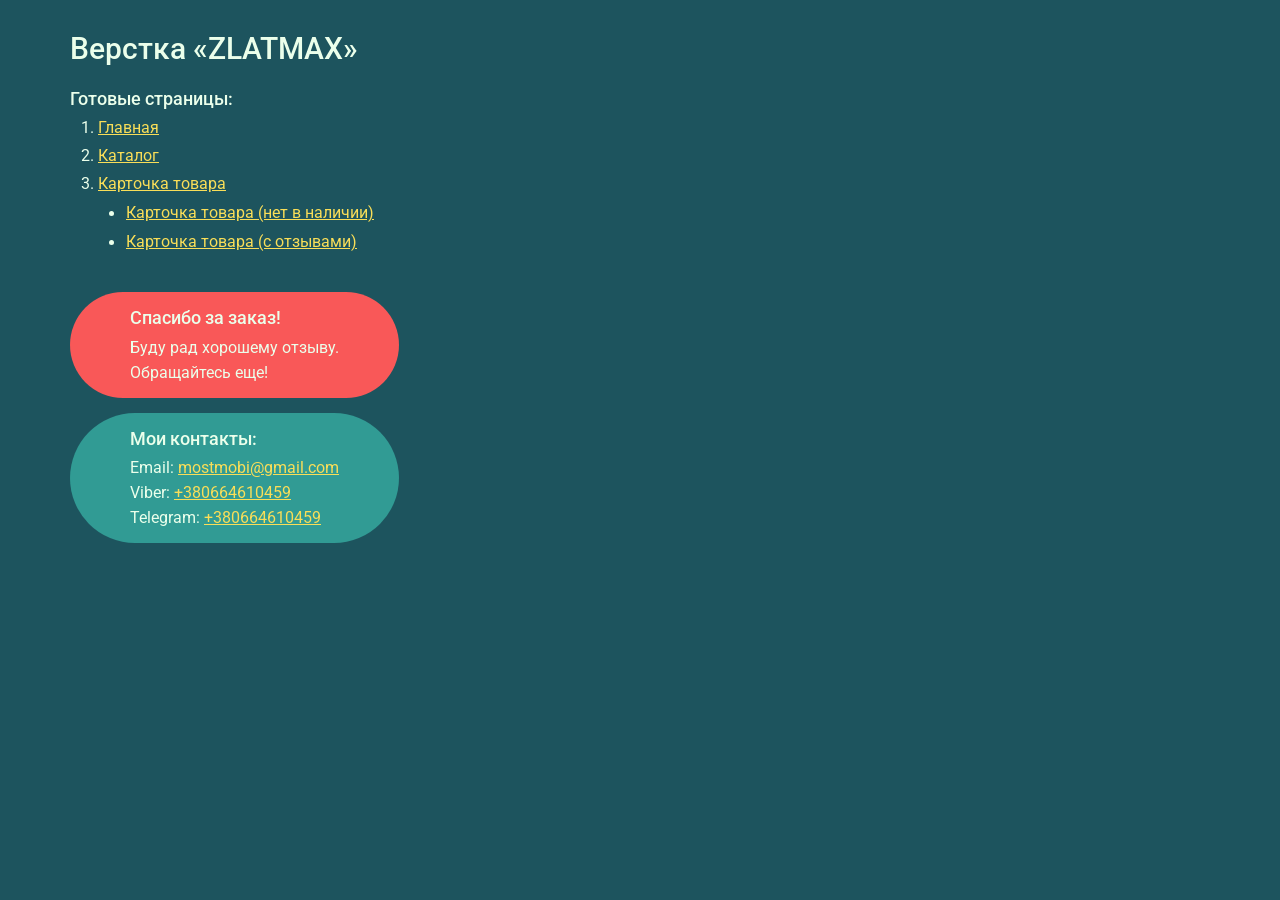
<file: index.html>
<!DOCTYPE html>
<html lang="en">

<head>
	<meta charset="UTF-8">
	<meta http-equiv="X-UA-Compatible" content="IE=edge">
	<meta name="viewport" content="width=device-width, initial-scale=1.0">
	<link rel="apple-touch-icon" sizes="180x180" href="/files/favicon/apple-touch-icon.png">
	<link rel="icon" type="image/png" sizes="32x32" href="/files/favicon/favicon-32x32.png">
	<link rel="icon" type="image/png" sizes="16x16" href="/files/favicon/favicon-16x16.png">
	<link rel="manifest" href="/files/favicon/site.webmanifest">
	<link rel="mask-icon" href="/files/favicon/safari-pinned-tab.svg" color="#5bbad5">
	<link rel="shortcut icon" href="/files/favicon/favicon.ico">
	<meta name="msapplication-TileColor" content="#da532c">
	<meta name="msapplication-config" content="/files/favicon/browserconfig.xml">
	<meta name="theme-color" content="#ffffff">
	<title>ZLATMAX</title>
</head>

<body>
	<div class="rootpage">
		<div class="rootpage__container">
			<h1 class="rootpage__title">Верстка «ZLATMAX»</h1>
			<div class="rootpage__info">
				<h2 class="rootpage__subtitle">Готовые страницы:</h2>
				<ol class="rootpage__list list">
					<li class="list__item"><a target="_blank" href="home.html">Главная</a></li>
					<li class="list__item"><a target="_blank" href="catalog.html">Каталог</a></li>
					<li class="list__item"><a target="_blank" href="product.html">Карточка товара</a>
						<ul class="list__sublist sublist">
							<li class="sublist__item"><a target="_blank" href="product_not-available.html">Карточка товара (нет
									в
									наличии)</a>
							</li>
							<li class="sublist__item"><a target="_blank" href="product_with-comments.html">Карточка товара (с
									отзывами)</a>
							</li>
						</ul>
					</li>
				</ol>
			</div>
			<div class="rootpage__more-info">
				<div class="rootpage__tnx tnx">
					<h2 class="tnx__title">Спасибо за заказ!</h2>
					<div class="tnx__text">
						<p>Буду рад хорошему отзыву.</p>
						<p>Обращайтесь еще!</p>
					</div>
				</div>
				<div class="rootpage__contacts contacts">
					<h2 class="contacts__title">Мои контакты:</h2>
					<div class="contacts__text">
						<p>Email: <a href="mailto:mostmobi@gmail.com">mostmobi@gmail.com</a></p>
						<p>Viber: <a href="tel:+380664610459">+380664610459</a></p>
						<p>Telegram: <a href="tel:+380664610459">+380664610459</a></p>
					</div>
				</div>
			</div>
		</div>
	</div>
</body>
<style>
	@import url('https://fonts.googleapis.com/css2?family=Roboto:wght@400;500&display=swap');

	*,
	*::before,
	*::after {
		padding: 0;
		margin: 0;
		border: 0;
		box-sizing: border-box;
	}

	body {
		font-family: 'Roboto', sans-serif;
		background-color: #1d545e;
		color: #ebffeb;
		line-height: 1.25;
		overflow-wrap: break-word;
	}

	.rootpage__container {
		max-width: 1200px;
		padding: 30px;
		margin: 0 auto;
	}

	h1 {
		font-size: 30px;
		font-weight: 500;
		margin-bottom: 20px;
	}

	h2 {
		font-size: 18px;
		font-weight: 500;
		margin-bottom: 8px;
	}

	a {
		color: #f9de58;
	}

	ol {
		padding-left: 28px;
	}

	ol>li ul {
		padding-left: 28px;
		margin-top: 8px;
	}

	li:not(:last-child) {
		margin-bottom: 8px;
	}

	ul {
		list-style-type: disc;
	}

	ul li::marker {
		font-size: 1.1em;
	}


	.rootpage__info:not(:last-child) {
		margin-bottom: 40px;
	}

	.rootpage__more-info {
		display: inline-flex;
		flex-direction: column;
		gap: 15px;
	}

	.tnx,
	.contacts {
		background-color: #f95858;
		padding: 15px 60px;
		border-radius: 100px;
	}

	.contacts {
		background-color: #319b94;
	}

	p:not(:last-child) {
		margin-bottom: 5px;
	}
</style>

</html>
</file>
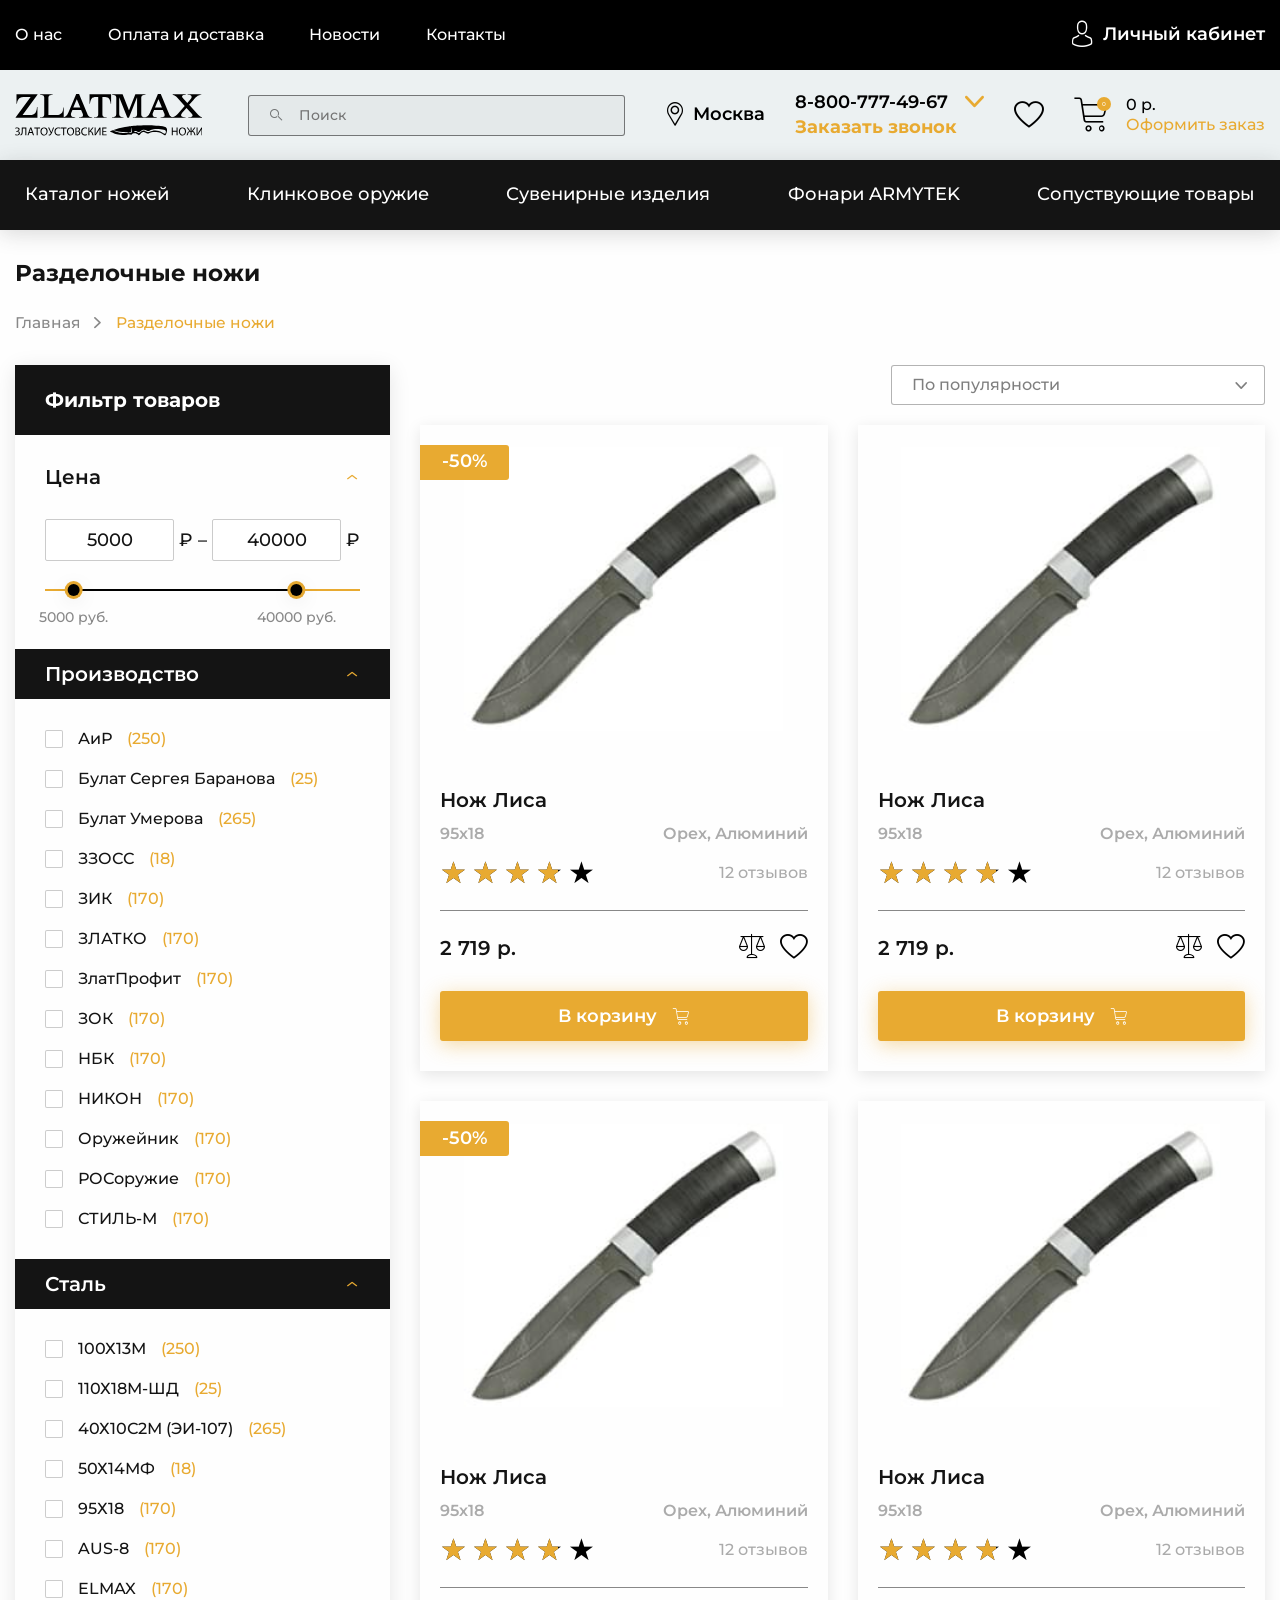
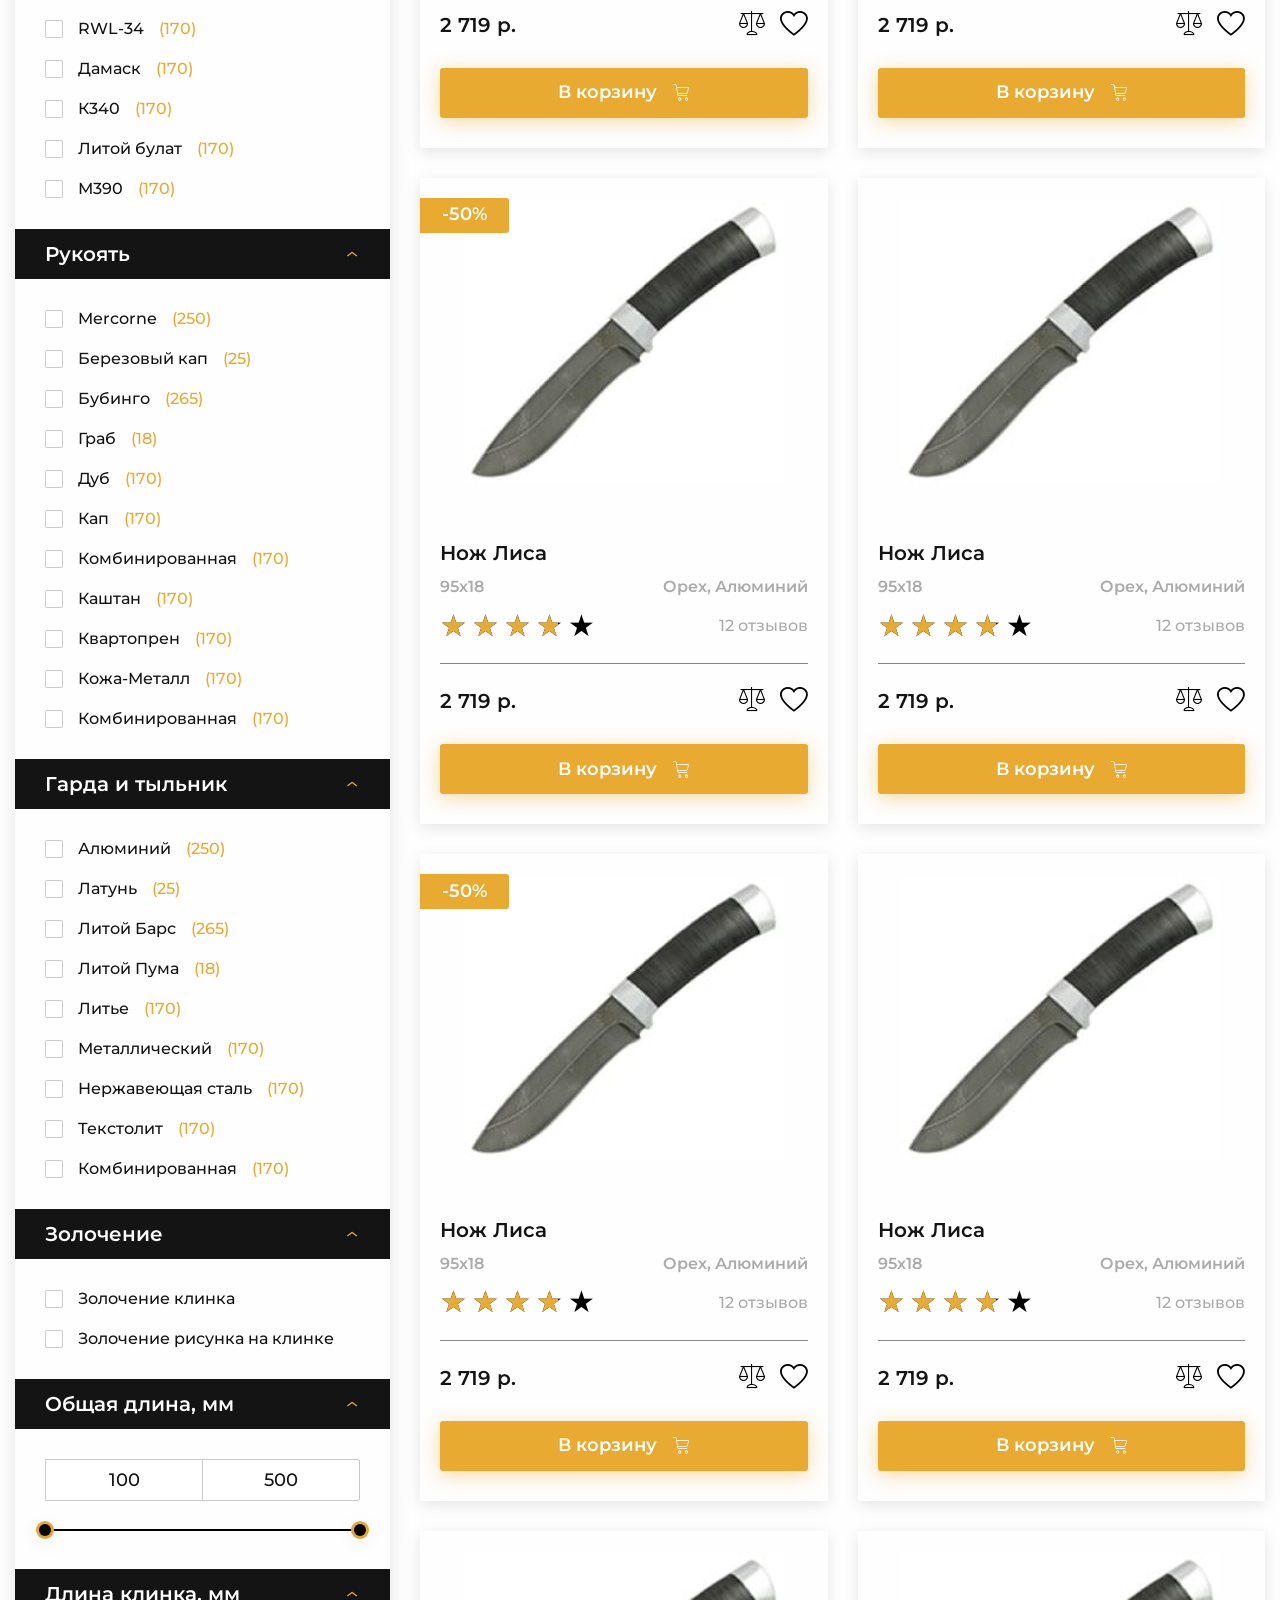
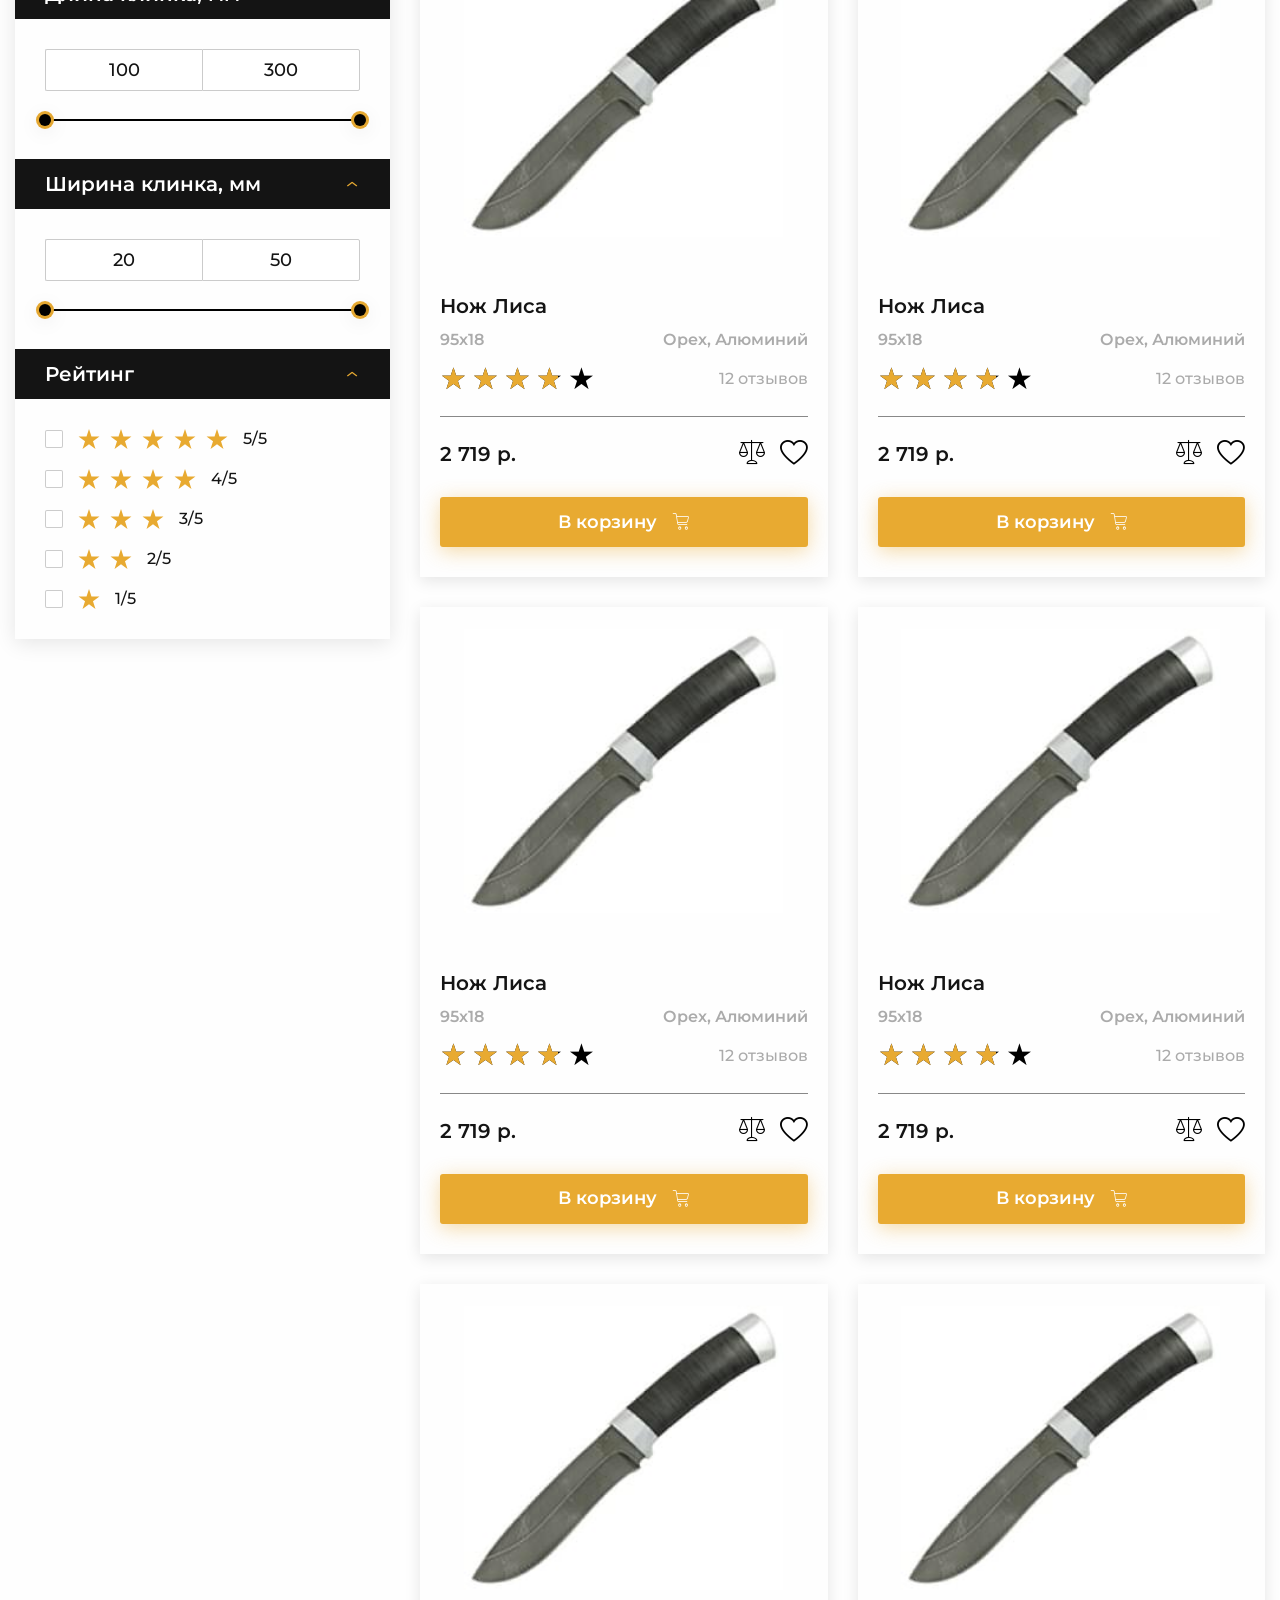
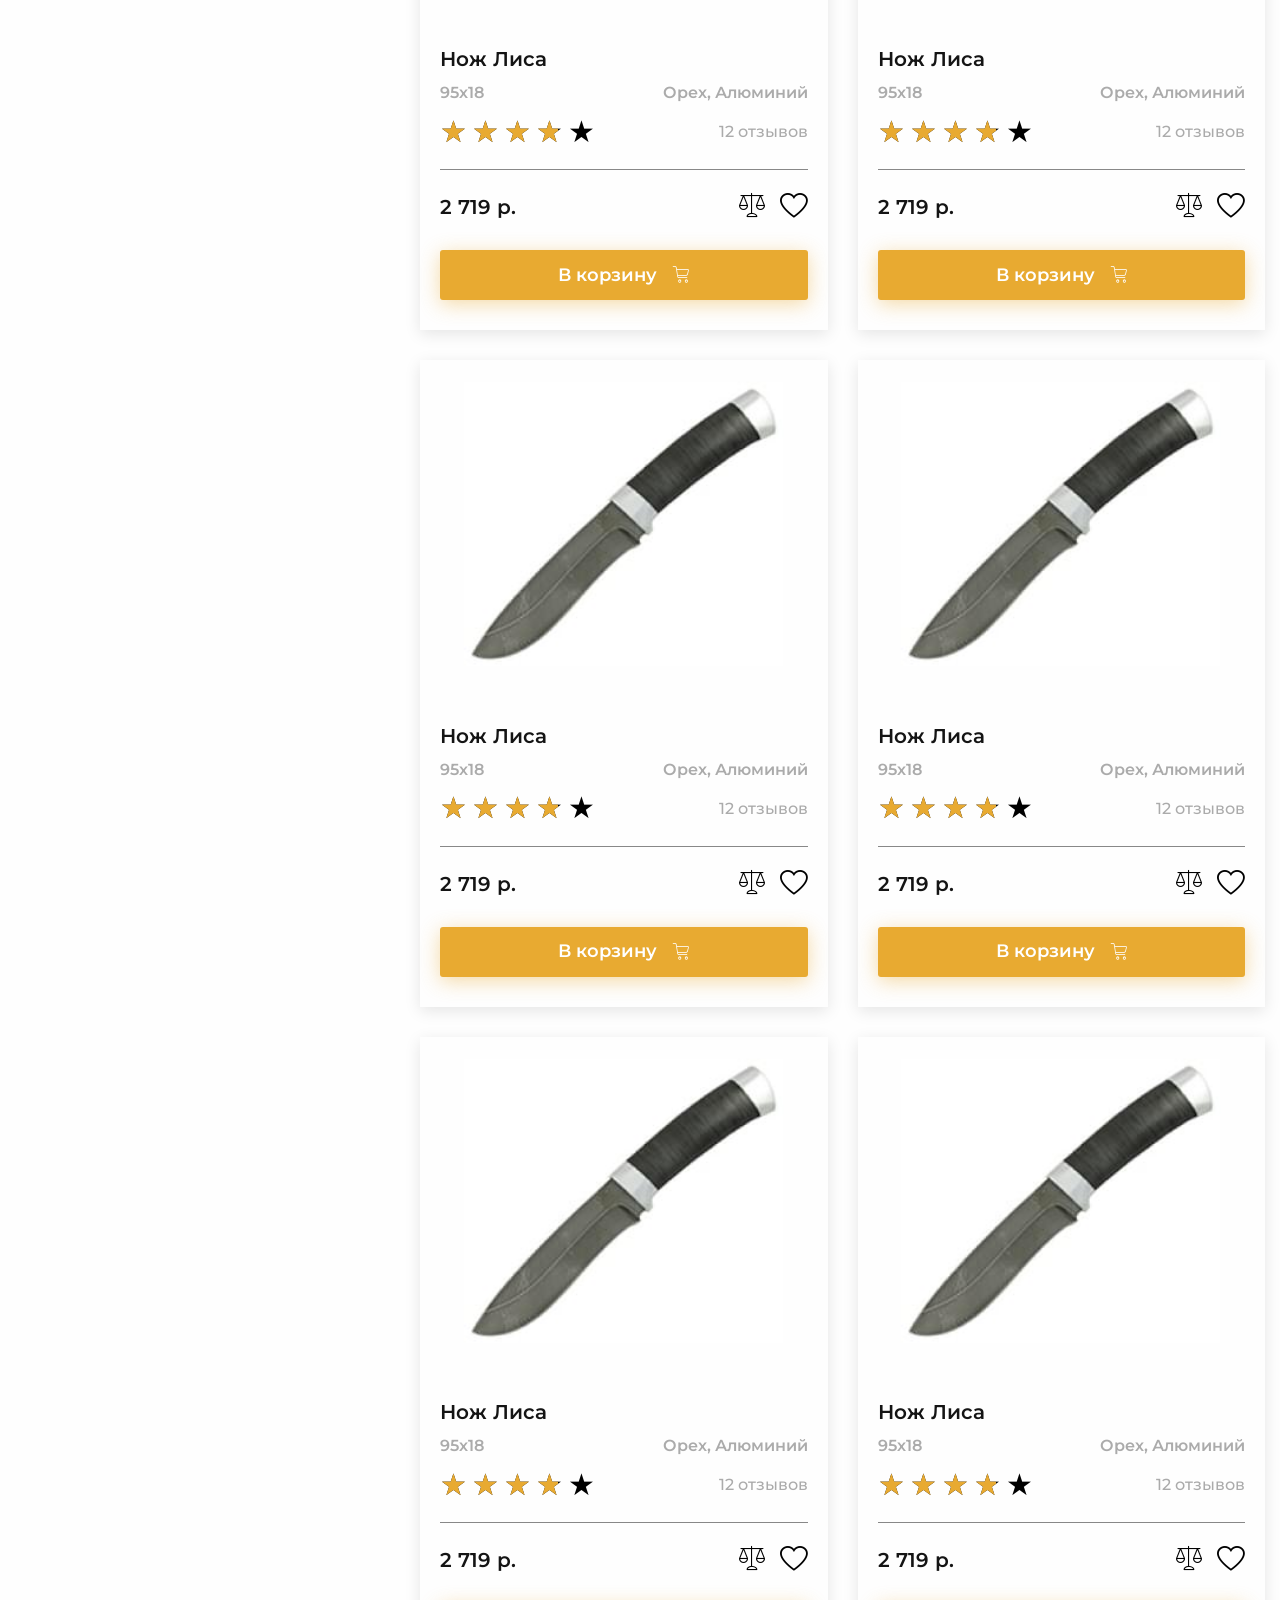
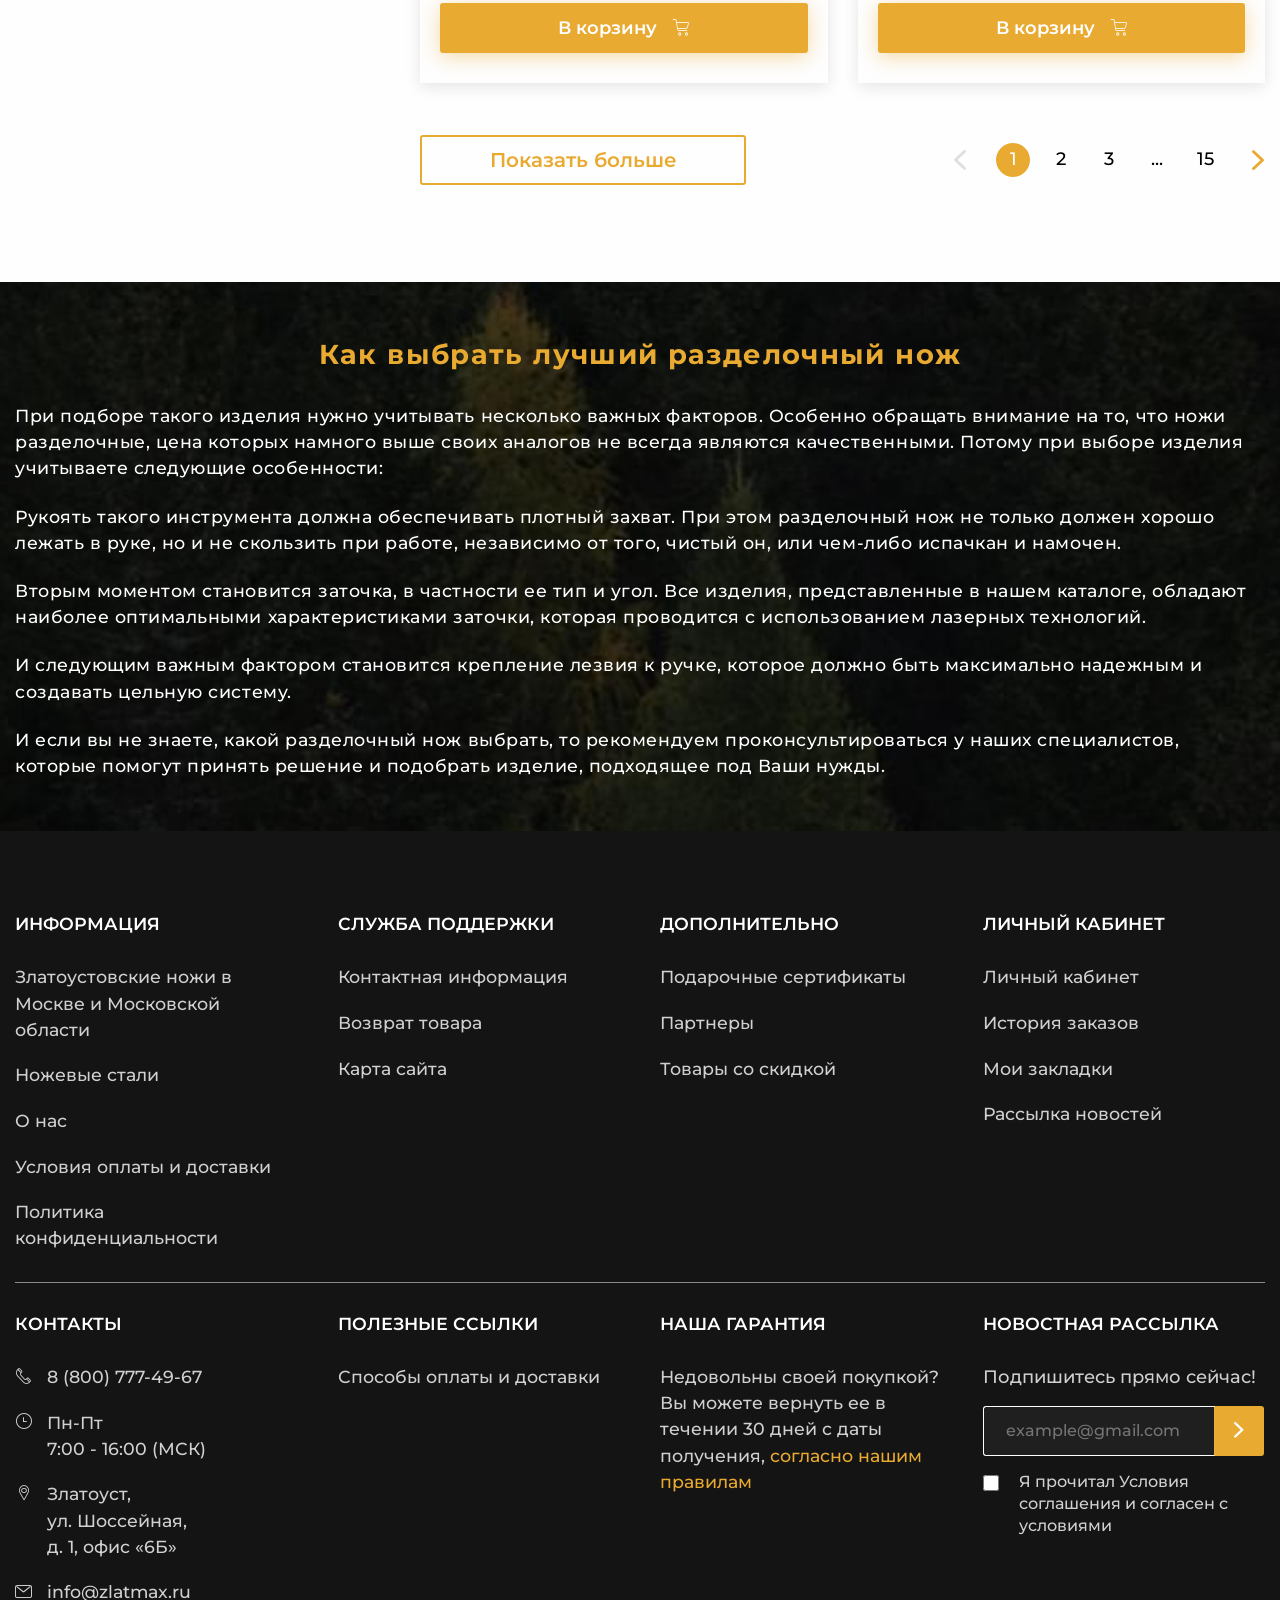
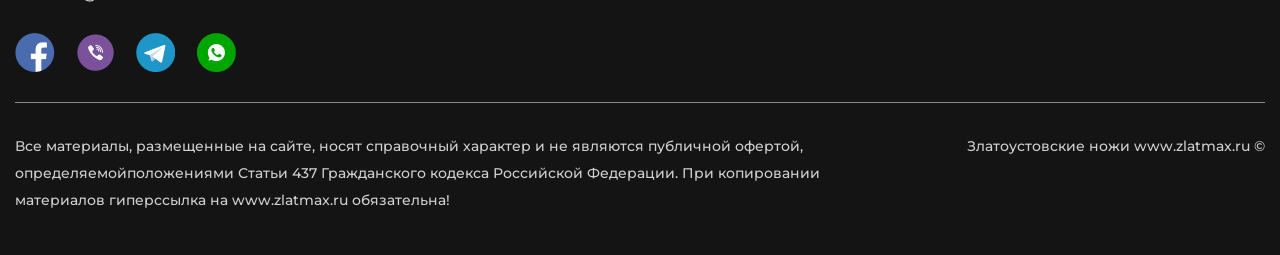
<file: catalog.html>
<!DOCTYPE html>
<html lang="ru">
<head>
	<meta charset="UTF-8">
	<meta http-equiv="X-UA-Compatible" content="IE=edge">
	<meta name="viewport" content="width=device-width, initial-scale=1.0">
	<link rel="stylesheet" href="css/style.min.css">
	<link rel="apple-touch-icon" sizes="180x180" href="/files/favicon/apple-touch-icon.png">
	<link rel="icon" type="image/png" sizes="32x32" href="/files/favicon/favicon-32x32.png">
	<link rel="icon" type="image/png" sizes="16x16" href="/files/favicon/favicon-16x16.png">
	<link rel="manifest" href="/files/favicon/site.webmanifest">
	<link rel="mask-icon" href="/files/favicon/safari-pinned-tab.svg" color="#5bbad5">
	<link rel="shortcut icon" href="/files/favicon/favicon.ico">
	<meta name="msapplication-TileColor" content="#da532c">
	<meta name="msapplication-config" content="/files/favicon/browserconfig.xml">
	<meta name="theme-color" content="#ffffff">
	<title>Каталог</title>
</head>

<body>
	<div class="wrapper">
		<header class="header">
	<div class="header__top top-header">
		<div class="top-header__container">
			<nav data-da="menu,last,991.98" class="top-header__menu menu-top-header">
				<ul class="menu-top-header__list">
					<li hidden class="menu-top-header__item"><a href="" data-catalog
							class="menu-top-header__link menu-top-header__link_catalog icon-arrow-right">Каталог товаров</a>
					</li>
					<li class="menu-top-header__item"><a href="#!" class="menu-top-header__link">О нас</a></li>
					<li class="menu-top-header__item"><a href="#!" class="menu-top-header__link">Оплата и доставка</a></li>
					<li class="menu-top-header__item"><a href="#!" class="menu-top-header__link">Новости</a></li>
					<li class="menu-top-header__item"><a href="#!" class="menu-top-header__link">Контакты</a></li>
				</ul>
			</nav>
			<a href="#!" class="top-header__user icon-user"><span>Личный кабинет</span></a>
			<div class="top-header__menu-icon menu-icon">
				<button class="menu-icon__button icon-menu" type="button"
					aria-label="Показать/скрыть меню"><span></span><span></span><span></span><span></span>
				</button>
			</div>
			<div hidden class="menu"></div>
		</div>
	</div>
	<div class="header__body body-header">
		<div class="body-header__container">
			<a href="#!" class="body-header__logo"><span
					class="body-header__logo-title body-header__logo-title_visually-hidden">Главная страница</span></a>
			<div data-da="catalog-header__container,first,479.98" class="body-header__search">
				<form action="#" class="search-header">
					<button class="search-header__button icon-search" type="button" aria-label="Искать"></button>
					<input data-placeholder class="search-header__input" autocomplete="off" type="text" aria-label="Поиск"
						name="form[]" placeholder="Поиск">
				</form>
			</div>
			<div class="body-header__actions actions-header">
				<a href="#!" class="actions-header__location icon-location">Москва</a>
				<div data-da="top-header__container,0,991.98" class="actions-header__phones phones-header">
					<div data-spollers class="phones-header__items">
						<div class="phones-header__item">
							<a href="tel:8800-7774967" class="phones-header__phone icon-phone"><span>8-800-777-49-67</span></a>
							<button type="button" data-spoller class="phones-header__arrow icon-arrow-down"
								aria-label="Показать/скрыть список"></button>
							<ul class="phones-header__list">
								<li class="phones-header__list-item">
									<a href="tel:88007774968" class="phones-header__phone">8-800-777-49-68</a>
								</li>
								<li class="phones-header__list-item">
									<a href="tel:88007774969" class="phones-header__phone">8-800-777-49-69</a>
								</li>
								<li class="phones-header__list-item">
									<a href="tel:88007774970" class="phones-header__phone">8-800-777-49-70</a>
								</li>
								<li hidden class="phones-header__list-item phones-header__list-item_callback"></li>
							</ul>
						</div>
					</div>
					<button data-da="phones-header__list-item_callback,last,991.98" data-popup-button="1" type="button"
						class="phones-header__callback">Заказать
						звонок</button>
				</div>
				<a href="#!" data-da="top-header__container,1,991.98" class="actions-header__favorite icon-favorite"><span
						class="actions-header__favorite-title actions-header__favorite-title_visually-hidden">Понравившиеся
						товары</span></a>
				<a href="#!" data-da="top-header__container,1,991.98" class="actions-header__cart cart-header">
					<div class="cart-header__icon icon-cart"><span>0</span></div>
					<div class="cart-header__body">
						<div class="cart-header__summ">0 р.</div>
						<div class="icon-cart__link">Оформить заказ</div>
					</div>
				</a>
			</div>
		</div>
	</div>
	<div class="header__catalog catalog-header">
		<div class="catalog-header__container">
			<nav data-da="menu-top-header__link_catalog,last,991.98" class="catalog-header__menu menu-catalog">
				<button hidden type="button" class="menu-catalog__back icon-arrow-left">Назад</button>
				<ul class="menu-catalog__list">
					<li class="menu-catalog__item"><a href="#!" data-menu-parent="1"
							class="menu-catalog__link icon-arrow-right">Каталог
							ножей</a></li>
					<li class="menu-catalog__item"><a href="#!" data-menu-parent="2"
							class="menu-catalog__link icon-arrow-right">Клинковое
							оружие</a></li>
					<li class="menu-catalog__item"><a href="#!" data-menu-parent="3"
							class="menu-catalog__link icon-arrow-right">Сувенирные
							изделия</a></li>
					<li class="menu-catalog__item"><a href="#!" data-menu-parent="4"
							class="menu-catalog__link icon-arrow-right">Фонари ARMYTEK</a>
					</li>
					<li class="menu-catalog__item"><a href="#!" class="menu-catalog__link icon-arrow-right">Сопуствующие
							товары</a></li>
				</ul>
				<div class="menu-catalog__submenu submenu-catalog">
					<button hidden type="button" class="submenu-catalog__back icon-arrow-left">Назад</button>
					<div hidden data-submenu="1" class="submenu-catalog__block">
						<a href="#!" class="submenu-catalog__category">Категория ножей</a>
						<a href="#!" class="submenu-catalog__category">Производство ножей</a>
						<a href="#!" class="submenu-catalog__category">Ножи по маркам стали</a>
						<a href="#!" class="submenu-catalog__category">Заточка и полировка ножей</a>
						<a href="#!" class="submenu-catalog__category">Ножевая мастерская</a>
						<ul class="submenu-catalog__list">
							<li class="submenu-catalog__item"><a href="#!" class="submenu-catalog__link">Разделочные
									ножи
								</a></li>
							<li class="submenu-catalog__item"><a href="#!" class="submenu-catalog__link">Туристические
									ножи</a></li>
							<li class="submenu-catalog__item"><a href="#!" class="submenu-catalog__link">Ножи
									охотничьи</a>
							</li>
							<li class="submenu-catalog__item"><a href="#!" class="submenu-catalog__link">Булатные
									ножи</a>
							</li>
							<li class="submenu-catalog__item"><a href="#!" class="submenu-catalog__link">Ножи из
									дамаска</a></li>
							<li class="submenu-catalog__item"><a href="#!" class="submenu-catalog__link">Тактического
									назначения</a></li>
							<li class="submenu-catalog__item"><a href="#!" class="submenu-catalog__link">Метательные
									ножи</a></li>
							<li class="submenu-catalog__item"><a href="#!" class="submenu-catalog__link">Мачете и
									кукри</a>
							</li>
							<li class="submenu-catalog__item"><a href="#!" class="submenu-catalog__link">Ножи
									кухонные</a>
							</li>
						</ul>
						<ul class="submenu-catalog__list">
							<li class="submenu-catalog__item"><a href="#!" class="submenu-catalog__link">Ножи АИР</a>
							</li>
							<li class="submenu-catalog__item"><a href="#!" class="submenu-catalog__link">Ножи ЗИК</a>
							</li>
							<li class="submenu-catalog__item"><a href="#!" class="submenu-catalog__link">Ножи ЗЗОСС</a>
							</li>
							<li class="submenu-catalog__item"><a href="#!" class="submenu-catalog__link">Ножи
									РОСоружие</a></li>
							<li class="submenu-catalog__item"><a href="#!" class="submenu-catalog__link">Ножи
									Оружейник</a></li>
							<li class="submenu-catalog__item"><a href="#!" class="submenu-catalog__link">Булат Сергея
									Баранова</a></li>
							<li class="submenu-catalog__item"><a href="#!" class="submenu-catalog__link">Булат Андрея
									Умерова</a></li>
							<li class="submenu-catalog__item"><a href="#!" class="submenu-catalog__link">Ножи Златко</a>
							</li>
							<li class="submenu-catalog__item"><a href="#!" class="submenu-catalog__link">Ножи
									Стиль-М</a></li>
							<li class="submenu-catalog__item"><a href="#!" class="submenu-catalog__link">Оружейная
									компания</a></li>
						</ul>
						<ul class="submenu-catalog__list">
							<li class="submenu-catalog__item"><a href="#!" class="submenu-catalog__link">Ножи из стали
									40х102С2М</a></li>
							<li class="submenu-catalog__item"><a href="#!" class="submenu-catalog__link">Ножи из стали
									95х18</a></li>
							<li class="submenu-catalog__item"><a href="#!" class="submenu-catalog__link">Ножи из стали
									100х13м</a></li>
							<li class="submenu-catalog__item"><a href="#!" class="submenu-catalog__link">Ножи из стали
									110х18м-ШД</a></li>
							<li class="submenu-catalog__item"><a href="#!" class="submenu-catalog__link">Ножи из стали
									ЭИ-107 ТЦ</a></li>
							<li class="submenu-catalog__item"><a href="#!" class="submenu-catalog__link">Ножи из стали
									50х14МФ</a></li>
							<li class="submenu-catalog__item"><a href="#!" class="submenu-catalog__link">Ножи из стали
									AUS-8</a></li>
							<li class="submenu-catalog__item"><a href="#!" class="submenu-catalog__link">Ножи из стали
									К340</a></li>
							<li class="submenu-catalog__item"><a href="#!" class="submenu-catalog__link">Ножи из стали
									M390</a></li>
							<li class="submenu-catalog__item"><a href="#!" class="submenu-catalog__link">Ножи из стали
									ЭП-766</a></li>
						</ul>
						<ul class="submenu-catalog__list">
							<li class="submenu-catalog__item"><a href="#!" class="submenu-catalog__link">Паста ГОИ</a>
							</li>
							<li class="submenu-catalog__item"><a href="#!" class="submenu-catalog__link">Алмазная
									паста</a></li>
							<li class="submenu-catalog__item"><a href="#!" class="submenu-catalog__link">Бруски и камни
									для заточки</a></li>
							<li class="submenu-catalog__item"><a href="#!" class="submenu-catalog__link">Заточные
									системы</a></li>
						</ul>
						<ul class="submenu-catalog__list">
							<li class="submenu-catalog__item"><a href="#!" class="submenu-catalog__link">Ножевые
									клинки</a></li>
							<li class="submenu-catalog__item"><a href="#!" class="submenu-catalog__link">Заготовки для
									ножей</a></li>
							<li class="submenu-catalog__item"><a href="#!" class="submenu-catalog__link">Литье для
									ножей</a></li>
							<li class="submenu-catalog__item"><a href="#!" class="submenu-catalog__link">Материалы для
									рукоятей</a></li>
							<li class="submenu-catalog__item"><a href="#!" class="submenu-catalog__link">Уход за
									рукоятиями ножей</a></li>
						</ul>
						<a href="#!" class="submenu-catalog__all">Смотреть все</a>
						<a href="#!" class="submenu-catalog__all">Смотреть все</a>
						<a href="#!" class="submenu-catalog__all">Смотреть все</a>
						<a href="#!" class="submenu-catalog__all">Смотреть все</a>
						<a href="#!" class="submenu-catalog__all">Смотреть все</a>
					</div>
					<div hidden data-submenu="2" class="submenu-catalog__block">
						<a href="#!" class="submenu-catalog__category">Категория ножей</a>
						<a href="#!" class="submenu-catalog__category">Производство ножей</a>
						<a href="#!" class="submenu-catalog__category">Ножи по маркам стали</a>
						<a href="#!" class="submenu-catalog__category">Заточка и полировка ножей</a>
						<ul class="submenu-catalog__list">
							<li class="submenu-catalog__item"><a href="#!" class="submenu-catalog__link">Разделочные
									ножи
								</a></li>
							<li class="submenu-catalog__item"><a href="#!" class="submenu-catalog__link">Туристические
									ножи</a></li>
							<li class="submenu-catalog__item"><a href="#!" class="submenu-catalog__link">Ножи
									охотничьи</a>
							</li>
							<li class="submenu-catalog__item"><a href="#!" class="submenu-catalog__link">Булатные
									ножи</a>
							</li>
							<li class="submenu-catalog__item"><a href="#!" class="submenu-catalog__link">Ножи из
									дамаска</a></li>
							<li class="submenu-catalog__item"><a href="#!" class="submenu-catalog__link">Тактического
									назначения</a></li>
							<li class="submenu-catalog__item"><a href="#!" class="submenu-catalog__link">Метательные
									ножи</a></li>
							<li class="submenu-catalog__item"><a href="#!" class="submenu-catalog__link">Мачете и
									кукри</a>
							</li>
							<li class="submenu-catalog__item"><a href="#!" class="submenu-catalog__link">Ножи
									кухонные</a>
							</li>
						</ul>
						<ul class="submenu-catalog__list">
							<li class="submenu-catalog__item"><a href="#!" class="submenu-catalog__link">Ножи АИР</a>
							</li>
							<li class="submenu-catalog__item"><a href="#!" class="submenu-catalog__link">Ножи ЗИК</a>
							</li>
							<li class="submenu-catalog__item"><a href="#!" class="submenu-catalog__link">Ножи ЗЗОСС</a>
							</li>
							<li class="submenu-catalog__item"><a href="#!" class="submenu-catalog__link">Ножи
									РОСоружие</a></li>
							<li class="submenu-catalog__item"><a href="#!" class="submenu-catalog__link">Ножи
									Оружейник</a></li>
							<li class="submenu-catalog__item"><a href="#!" class="submenu-catalog__link">Булат Сергея
									Баранова</a></li>
							<li class="submenu-catalog__item"><a href="#!" class="submenu-catalog__link">Булат Андрея
									Умерова</a></li>
							<li class="submenu-catalog__item"><a href="#!" class="submenu-catalog__link">Ножи Златко</a>
							</li>
							<li class="submenu-catalog__item"><a href="#!" class="submenu-catalog__link">Ножи
									Стиль-М</a></li>
							<li class="submenu-catalog__item"><a href="#!" class="submenu-catalog__link">Оружейная
									компания</a></li>
						</ul>
						<ul class="submenu-catalog__list">
							<li class="submenu-catalog__item"><a href="#!" class="submenu-catalog__link">Ножи из стали
									40х102С2М</a></li>
							<li class="submenu-catalog__item"><a href="#!" class="submenu-catalog__link">Ножи из стали
									95х18</a></li>
							<li class="submenu-catalog__item"><a href="#!" class="submenu-catalog__link">Ножи из стали
									100х13м</a></li>
							<li class="submenu-catalog__item"><a href="#!" class="submenu-catalog__link">Ножи из стали
									110х18м-ШД</a></li>
							<li class="submenu-catalog__item"><a href="#!" class="submenu-catalog__link">Ножи из стали
									ЭИ-107 ТЦ</a></li>
							<li class="submenu-catalog__item"><a href="#!" class="submenu-catalog__link">Ножи из стали
									50х14МФ</a></li>
							<li class="submenu-catalog__item"><a href="#!" class="submenu-catalog__link">Ножи из стали
									AUS-8</a></li>
							<li class="submenu-catalog__item"><a href="#!" class="submenu-catalog__link">Ножи из стали
									К340</a></li>
							<li class="submenu-catalog__item"><a href="#!" class="submenu-catalog__link">Ножи из стали
									M390</a></li>
							<li class="submenu-catalog__item"><a href="#!" class="submenu-catalog__link">Ножи из стали
									ЭП-766</a></li>
						</ul>
						<ul class="submenu-catalog__list">
							<li class="submenu-catalog__item"><a href="#!" class="submenu-catalog__link">Паста ГОИ</a>
							</li>
							<li class="submenu-catalog__item"><a href="#!" class="submenu-catalog__link">Алмазная
									паста</a></li>
							<li class="submenu-catalog__item"><a href="#!" class="submenu-catalog__link">Бруски и камни
									для заточки</a></li>
							<li class="submenu-catalog__item"><a href="#!" class="submenu-catalog__link">Заточные
									системы</a></li>
						</ul>
						<a href="#!" class="submenu-catalog__all">Смотреть все</a>
						<a href="#!" class="submenu-catalog__all">Смотреть все</a>
						<a href="#!" class="submenu-catalog__all">Смотреть все</a>
						<a href="#!" class="submenu-catalog__all">Смотреть все</a>
					</div>
					<div hidden data-submenu="3" class="submenu-catalog__block">
						<a href="#!" class="submenu-catalog__category">Категория ножей</a>
						<a href="#!" class="submenu-catalog__category">Производство ножей</a>
						<a href="#!" class="submenu-catalog__category">Ножи по маркам стали</a>
						<ul class="submenu-catalog__list">
							<li class="submenu-catalog__item"><a href="#!" class="submenu-catalog__link">Разделочные
									ножи
								</a></li>
							<li class="submenu-catalog__item"><a href="#!" class="submenu-catalog__link">Туристические
									ножи</a></li>
							<li class="submenu-catalog__item"><a href="#!" class="submenu-catalog__link">Ножи
									охотничьи</a>
							</li>
							<li class="submenu-catalog__item"><a href="#!" class="submenu-catalog__link">Булатные
									ножи</a>
							</li>
							<li class="submenu-catalog__item"><a href="#!" class="submenu-catalog__link">Ножи из
									дамаска</a></li>
							<li class="submenu-catalog__item"><a href="#!" class="submenu-catalog__link">Тактического
									назначения</a></li>
							<li class="submenu-catalog__item"><a href="#!" class="submenu-catalog__link">Метательные
									ножи</a></li>
							<li class="submenu-catalog__item"><a href="#!" class="submenu-catalog__link">Мачете и
									кукри</a>
							</li>
							<li class="submenu-catalog__item"><a href="#!" class="submenu-catalog__link">Ножи
									кухонные</a>
							</li>
						</ul>
						<ul class="submenu-catalog__list">
							<li class="submenu-catalog__item"><a href="#!" class="submenu-catalog__link">Ножи АИР</a>
							</li>
							<li class="submenu-catalog__item"><a href="#!" class="submenu-catalog__link">Ножи ЗИК</a>
							</li>
							<li class="submenu-catalog__item"><a href="#!" class="submenu-catalog__link">Ножи ЗЗОСС</a>
							</li>
							<li class="submenu-catalog__item"><a href="#!" class="submenu-catalog__link">Ножи
									РОСоружие</a></li>
							<li class="submenu-catalog__item"><a href="#!" class="submenu-catalog__link">Ножи
									Оружейник</a></li>
							<li class="submenu-catalog__item"><a href="#!" class="submenu-catalog__link">Булат Сергея
									Баранова</a></li>
							<li class="submenu-catalog__item"><a href="#!" class="submenu-catalog__link">Булат Андрея
									Умерова</a></li>
							<li class="submenu-catalog__item"><a href="#!" class="submenu-catalog__link">Ножи Златко</a>
							</li>
							<li class="submenu-catalog__item"><a href="#!" class="submenu-catalog__link">Ножи
									Стиль-М</a></li>
							<li class="submenu-catalog__item"><a href="#!" class="submenu-catalog__link">Оружейная
									компания</a></li>
						</ul>
						<ul class="submenu-catalog__list">
							<li class="submenu-catalog__item"><a href="#!" class="submenu-catalog__link">Ножи из стали
									40х102С2М</a></li>
							<li class="submenu-catalog__item"><a href="#!" class="submenu-catalog__link">Ножи из стали
									95х18</a></li>
							<li class="submenu-catalog__item"><a href="#!" class="submenu-catalog__link">Ножи из стали
									100х13м</a></li>
							<li class="submenu-catalog__item"><a href="#!" class="submenu-catalog__link">Ножи из стали
									110х18м-ШД</a></li>
							<li class="submenu-catalog__item"><a href="#!" class="submenu-catalog__link">Ножи из стали
									ЭИ-107 ТЦ</a></li>
							<li class="submenu-catalog__item"><a href="#!" class="submenu-catalog__link">Ножи из стали
									50х14МФ</a></li>
							<li class="submenu-catalog__item"><a href="#!" class="submenu-catalog__link">Ножи из стали
									AUS-8</a></li>
							<li class="submenu-catalog__item"><a href="#!" class="submenu-catalog__link">Ножи из стали
									К340</a></li>
							<li class="submenu-catalog__item"><a href="#!" class="submenu-catalog__link">Ножи из стали
									M390</a></li>
							<li class="submenu-catalog__item"><a href="#!" class="submenu-catalog__link">Ножи из стали
									ЭП-766</a></li>
						</ul>
						<a href="#!" class="submenu-catalog__all">Смотреть все</a>
						<a href="#!" class="submenu-catalog__all">Смотреть все</a>
						<a href="#!" class="submenu-catalog__all">Смотреть все</a>
					</div>
					<div hidden data-submenu="4" class="submenu-catalog__block">
						<a href="#!" class="submenu-catalog__category">Категория ножей</a>
						<a href="#!" class="submenu-catalog__category">Производство ножей</a>

						<ul class="submenu-catalog__list">
							<li class="submenu-catalog__item"><a href="#!" class="submenu-catalog__link">Разделочные
									ножи
								</a></li>
							<li class="submenu-catalog__item"><a href="#!" class="submenu-catalog__link">Туристические
									ножи</a></li>
							<li class="submenu-catalog__item"><a href="#!" class="submenu-catalog__link">Ножи
									охотничьи</a>
							</li>
							<li class="submenu-catalog__item"><a href="#!" class="submenu-catalog__link">Булатные
									ножи</a>
							</li>
							<li class="submenu-catalog__item"><a href="#!" class="submenu-catalog__link">Ножи из
									дамаска</a></li>
							<li class="submenu-catalog__item"><a href="#!" class="submenu-catalog__link">Тактического
									назначения</a></li>
							<li class="submenu-catalog__item"><a href="#!" class="submenu-catalog__link">Метательные
									ножи</a></li>
							<li class="submenu-catalog__item"><a href="#!" class="submenu-catalog__link">Мачете и
									кукри</a>
							</li>
							<li class="submenu-catalog__item"><a href="#!" class="submenu-catalog__link">Ножи
									кухонные</a>
							</li>
						</ul>
						<ul class="submenu-catalog__list">
							<li class="submenu-catalog__item"><a href="#!" class="submenu-catalog__link">Ножи АИР</a>
							</li>
							<li class="submenu-catalog__item"><a href="#!" class="submenu-catalog__link">Ножи ЗИК</a>
							</li>
							<li class="submenu-catalog__item"><a href="#!" class="submenu-catalog__link">Ножи ЗЗОСС</a>
							</li>
							<li class="submenu-catalog__item"><a href="#!" class="submenu-catalog__link">Ножи
									РОСоружие</a></li>
							<li class="submenu-catalog__item"><a href="#!" class="submenu-catalog__link">Ножи
									Оружейник</a></li>
							<li class="submenu-catalog__item"><a href="#!" class="submenu-catalog__link">Булат Сергея
									Баранова</a></li>
							<li class="submenu-catalog__item"><a href="#!" class="submenu-catalog__link">Булат Андрея
									Умерова</a></li>
							<li class="submenu-catalog__item"><a href="#!" class="submenu-catalog__link">Ножи Златко</a>
							</li>
							<li class="submenu-catalog__item"><a href="#!" class="submenu-catalog__link">Ножи
									Стиль-М</a></li>
							<li class="submenu-catalog__item"><a href="#!" class="submenu-catalog__link">Оружейная
									компания</a></li>
						</ul>
						<a href="#!" class="submenu-catalog__all">Смотреть все</a>
						<a href="#!" class="submenu-catalog__all">Смотреть все</a>
					</div>
				</div>
			</nav>
		</div>
	</div>
</header>
		<main class="page page_inner">
			<div class="page__header">
				<div class="page__container">
					<h1 class="page__title title">Разделочные ножи</h1>
					<nav class="page_breadcrumbs breadcrumbs">
						<ul class="breadcrumbs__list">
							<li class="breadcrumbs__item">
								<a href="#!" class="breadcrumbs__link"><span>Главная</span></a>
							</li>
							<li class="breadcrumbs__item">
								<span class="breadcrumbs__current">Разделочные ножи</span>
							</li>
						</ul>
					</nav>
				</div>
			</div>
			<div class="catalog">
				<div class="catalog__container">
					<div class="catalog__body">
						<aside data-spollers="991.98,max" class="catalog__filter filter-catalog">
							<button type="button" data-spoller class="filter-catalog__title icon-arrow-spoller">Фильтр
								товаров</button>
							<div data-spollers class="filter-catalog__items">
								<div class="filter-catalog__price price-filter">
									<button data-spoller type="button"
										class="price-filter__title icon-arrow-spoller _spoller-active">Цена</button>
									<div data-range-price class="price-filter__body">
										<div class="price-filter__inputs">
											<input data-range-from="500" value="5000" class="price-filter__input" type="text"
												autocomplete="off" name="form[]" aria-label="From"><span>₽</span><span>–</span>
											<input data-range-to="50000" value="40000" class="price-filter__input" type="text"
												autocomplete="off" name="form[]" aria-label="To"><span>₽</span>
										</div>
										<div data-range-item class="price-filter__range"></div>
									</div>

								</div>
								<div class="filter-catalog__item item-filter-catalog">
									<button data-spoller type="button"
										class="item-filter-catalog__title icon-arrow-spoller _spoller-active">Производство</button>
									<div class="item-filter-catalog__body">
										<div class="item-filter-catalog__checkbox checkbox">
											<input id="checkbox-production-1" class="checkbox__input" type="checkbox" value="1"
												name="form[]" data-error="Ошибка">
											<label for="checkbox-production-1" class="checkbox__label"><span
													class="checkbox__text">АиР<small>(250)</small></span></label>
										</div>
										<div class="item-filter-catalog__checkbox checkbox">
											<input id="checkbox-production-2" class="checkbox__input" type="checkbox" value="1"
												name="form[]" data-error="Ошибка">
											<label for="checkbox-production-2" class="checkbox__label"><span
													class="checkbox__text">Булат
													Сергея Баранова<small>(25)</small></span></label>
										</div>
										<div class="item-filter-catalog__checkbox checkbox">
											<input id="checkbox-production-3" class="checkbox__input" type="checkbox" value="1"
												name="form[]" data-error="Ошибка">
											<label for="checkbox-production-3" class="checkbox__label"><span
													class="checkbox__text">Булат
													Умерова<small>(265)</small></span></label>
										</div>
										<div class="item-filter-catalog__checkbox checkbox">
											<input id="checkbox-production-4" class="checkbox__input" type="checkbox" value="1"
												name="form[]" data-error="Ошибка">
											<label for="checkbox-production-4" class="checkbox__label"><span
													class="checkbox__text">ЗЗОСС<small>(18)</small></span></label>
										</div>
										<div class="item-filter-catalog__checkbox checkbox">
											<input id="checkbox-production-5" class="checkbox__input" type="checkbox" value="1"
												name="form[]" data-error="Ошибка">
											<label for="checkbox-production-5" class="checkbox__label"><span
													class="checkbox__text">ЗИК<small>(170)</small></span></label>
										</div>
										<div class="item-filter-catalog__checkbox checkbox">
											<input id="checkbox-production-6" class="checkbox__input" type="checkbox" value="1"
												name="form[]" data-error="Ошибка">
											<label for="checkbox-production-6" class="checkbox__label"><span
													class="checkbox__text">ЗЛАТКО<small>(170)</small></span></label>
										</div>
										<div class="item-filter-catalog__checkbox checkbox">
											<input id="checkbox-production-7" class="checkbox__input" type="checkbox" value="1"
												name="form[]" data-error="Ошибка">
											<label for="checkbox-production-7" class="checkbox__label"><span
													class="checkbox__text">ЗлатПрофит<small>(170)</small></span></label>
										</div>
										<div class="item-filter-catalog__checkbox checkbox">
											<input id="checkbox-production-8" class="checkbox__input" type="checkbox" value="1"
												name="form[]" data-error="Ошибка">
											<label for="checkbox-production-8" class="checkbox__label"><span
													class="checkbox__text">ЗОК<small>(170)</small></span></label>
										</div>
										<div class="item-filter-catalog__checkbox checkbox">
											<input id="checkbox-production-9" class="checkbox__input" type="checkbox" value="1"
												name="form[]" data-error="Ошибка">
											<label for="checkbox-production-9" class="checkbox__label"><span
													class="checkbox__text">НБК<small>(170)</small></span></label>
										</div>
										<div class="item-filter-catalog__checkbox checkbox">
											<input id="checkbox-production-10" class="checkbox__input" type="checkbox" value="1"
												name="form[]" data-error="Ошибка">
											<label for="checkbox-production-10" class="checkbox__label"><span
													class="checkbox__text">НИКОН<small>(170)</small></span></label>
										</div>
										<div class="item-filter-catalog__checkbox checkbox">
											<input id="checkbox-production-11" class="checkbox__input" type="checkbox" value="1"
												name="form[]" data-error="Ошибка">
											<label for="checkbox-production-11" class="checkbox__label"><span
													class="checkbox__text">Оружейник<small>(170)</small></span></label>
										</div>
										<div class="item-filter-catalog__checkbox checkbox">
											<input id="checkbox-production-12" class="checkbox__input" type="checkbox" value="1"
												name="form[]" data-error="Ошибка">
											<label for="checkbox-production-12" class="checkbox__label"><span
													class="checkbox__text">РОСоружие<small>(170)</small></span></label>
										</div>
										<div class="item-filter-catalog__checkbox checkbox">
											<input id="checkbox-production-13" class="checkbox__input" type="checkbox" value="1"
												name="form[]" data-error="Ошибка">
											<label for="checkbox-production-13" class="checkbox__label"><span
													class="checkbox__text">СТИЛЬ-М<small>(170)</small></span></label>
										</div>
									</div>
								</div>
								<div class="filter-catalog__item item-filter-catalog">
									<button data-spoller type="button"
										class="item-filter-catalog__title icon-arrow-spoller _spoller-active">Сталь</button>
									<div class="item-filter-catalog__body">
										<div class="item-filter-catalog__checkbox checkbox">
											<input id="checkbox-steel-1" class="checkbox__input" type="checkbox" value="1"
												name="form[]" data-error="Ошибка">
											<label for="checkbox-steel-1" class="checkbox__label"><span
													class="checkbox__text">100Х13М<small>(250)</small></span></label>
										</div>
										<div class="item-filter-catalog__checkbox checkbox">
											<input id="checkbox-steel-2" class="checkbox__input" type="checkbox" value="1"
												name="form[]" data-error="Ошибка">
											<label for="checkbox-steel-2" class="checkbox__label"><span
													class="checkbox__text">110Х18М-ШД<small>(25)</small></span></label>
										</div>
										<div class="item-filter-catalog__checkbox checkbox">
											<input id="checkbox-steel-3" class="checkbox__input" type="checkbox" value="1"
												name="form[]" data-error="Ошибка">
											<label for="checkbox-steel-3" class="checkbox__label"><span
													class="checkbox__text">40Х10С2М (ЭИ-107)<small>(265)</small></span></label>
										</div>
										<div class="item-filter-catalog__checkbox checkbox">
											<input id="checkbox-steel-4" class="checkbox__input" type="checkbox" value="1"
												name="form[]" data-error="Ошибка">
											<label for="checkbox-steel-4" class="checkbox__label"><span
													class="checkbox__text">50Х14МФ<small>(18)</small></span></label>
										</div>
										<div class="item-filter-catalog__checkbox checkbox">
											<input id="checkbox-steel-5" class="checkbox__input" type="checkbox" value="1"
												name="form[]" data-error="Ошибка">
											<label for="checkbox-steel-5" class="checkbox__label"><span
													class="checkbox__text">95Х18<small>(170)</small></span></label>
										</div>
										<div class="item-filter-catalog__checkbox checkbox">
											<input id="checkbox-steel-6" class="checkbox__input" type="checkbox" value="1"
												name="form[]" data-error="Ошибка">
											<label for="checkbox-steel-6" class="checkbox__label"><span
													class="checkbox__text">AUS-8<small>(170)</small></span></label>
										</div>
										<div class="item-filter-catalog__checkbox checkbox">
											<input id="checkbox-steel-7" class="checkbox__input" type="checkbox" value="1"
												name="form[]" data-error="Ошибка">
											<label for="checkbox-steel-7" class="checkbox__label"><span
													class="checkbox__text">ELMAX<small>(170)</small></span></label>
										</div>
										<div class="item-filter-catalog__checkbox checkbox">
											<input id="checkbox-steel-8" class="checkbox__input" type="checkbox" value="1"
												name="form[]" data-error="Ошибка">
											<label for="checkbox-steel-8" class="checkbox__label"><span
													class="checkbox__text">RWL-34<small>(170)</small></span></label>
										</div>
										<div class="item-filter-catalog__checkbox checkbox">
											<input id="checkbox-steel-9" class="checkbox__input" type="checkbox" value="1"
												name="form[]" data-error="Ошибка">
											<label for="checkbox-steel-9" class="checkbox__label"><span
													class="checkbox__text">Дамаск<small>(170)</small></span></label>
										</div>
										<div class="item-filter-catalog__checkbox checkbox">
											<input id="checkbox-steel-10" class="checkbox__input" type="checkbox" value="1"
												name="form[]" data-error="Ошибка">
											<label for="checkbox-steel-10" class="checkbox__label"><span
													class="checkbox__text">К340<small>(170)</small></span></label>
										</div>
										<div class="item-filter-catalog__checkbox checkbox">
											<input id="checkbox-steel-11" class="checkbox__input" type="checkbox" value="1"
												name="form[]" data-error="Ошибка">
											<label for="checkbox-steel-11" class="checkbox__label"><span
													class="checkbox__text">Литой булат<small>(170)</small></span></label>
										</div>
										<div class="item-filter-catalog__checkbox checkbox">
											<input id="checkbox-steel-12" class="checkbox__input" type="checkbox" value="1"
												name="form[]" data-error="Ошибка">
											<label for="checkbox-steel-12" class="checkbox__label"><span
													class="checkbox__text">М390<small>(170)</small></span></label>
										</div>
									</div>
								</div>
								<div class="filter-catalog__item item-filter-catalog">
									<button data-spoller type="button"
										class="item-filter-catalog__title icon-arrow-spoller _spoller-active">Рукоять</button>
									<div class="item-filter-catalog__body">
										<div class="item-filter-catalog__checkbox checkbox">
											<input id="checkbox-handle-1" class="checkbox__input" type="checkbox" value="1"
												name="form[]" data-error="Ошибка">
											<label for="checkbox-handle-1" class="checkbox__label"><span
													class="checkbox__text">Mercorne<small>(250)</small></span></label>
										</div>
										<div class="item-filter-catalog__checkbox checkbox">
											<input id="checkbox-handle-2" class="checkbox__input" type="checkbox" value="1"
												name="form[]" data-error="Ошибка">
											<label for="checkbox-handle-2" class="checkbox__label"><span
													class="checkbox__text">Березовый кап<small>(25)</small></span></label>
										</div>
										<div class="item-filter-catalog__checkbox checkbox">
											<input id="checkbox-handle-3" class="checkbox__input" type="checkbox" value="1"
												name="form[]" data-error="Ошибка">
											<label for="checkbox-handle-3" class="checkbox__label"><span
													class="checkbox__text">Бубинго<small>(265)</small></span></label>
										</div>
										<div class="item-filter-catalog__checkbox checkbox">
											<input id="checkbox-handle-4" class="checkbox__input" type="checkbox" value="1"
												name="form[]" data-error="Ошибка">
											<label for="checkbox-handle-4" class="checkbox__label"><span
													class="checkbox__text">Граб<small>(18)</small></span></label>
										</div>
										<div class="item-filter-catalog__checkbox checkbox">
											<input id="checkbox-handle-5" class="checkbox__input" type="checkbox" value="1"
												name="form[]" data-error="Ошибка">
											<label for="checkbox-handle-5" class="checkbox__label"><span
													class="checkbox__text">Дуб<small>(170)</small></span></label>
										</div>
										<div class="item-filter-catalog__checkbox checkbox">
											<input id="checkbox-handle-6" class="checkbox__input" type="checkbox" value="1"
												name="form[]" data-error="Ошибка">
											<label for="checkbox-handle-6" class="checkbox__label"><span
													class="checkbox__text">Кап<small>(170)</small></span></label>
										</div>
										<div class="item-filter-catalog__checkbox checkbox">
											<input id="checkbox-handle-7" class="checkbox__input" type="checkbox" value="1"
												name="form[]" data-error="Ошибка">
											<label for="checkbox-handle-7" class="checkbox__label"><span
													class="checkbox__text">Комбинированная<small>(170)</small></span></label>
										</div>
										<div class="item-filter-catalog__checkbox checkbox">
											<input id="checkbox-handle-8" class="checkbox__input" type="checkbox" value="1"
												name="form[]" data-error="Ошибка">
											<label for="checkbox-handle-8" class="checkbox__label"><span
													class="checkbox__text">Каштан<small>(170)</small></span></label>
										</div>
										<div class="item-filter-catalog__checkbox checkbox">
											<input id="checkbox-handle-9" class="checkbox__input" type="checkbox" value="1"
												name="form[]" data-error="Ошибка">
											<label for="checkbox-handle-9" class="checkbox__label"><span
													class="checkbox__text">Квартопрен<small>(170)</small></span></label>
										</div>
										<div class="item-filter-catalog__checkbox checkbox">
											<input id="checkbox-handle-10" class="checkbox__input" type="checkbox" value="1"
												name="form[]" data-error="Ошибка">
											<label for="checkbox-handle-10" class="checkbox__label"><span
													class="checkbox__text">Кожа-Металл<small>(170)</small></span></label>
										</div>
										<div class="item-filter-catalog__checkbox checkbox">
											<input id="checkbox-handle-11" class="checkbox__input" type="checkbox" value="1"
												name="form[]" data-error="Ошибка">
											<label for="checkbox-handle-11" class="checkbox__label"><span
													class="checkbox__text">Комбинированная<small>(170)</small></span></label>
										</div>
									</div>
								</div>
								<div class="filter-catalog__item item-filter-catalog">
									<button data-spoller type="button"
										class="item-filter-catalog__title icon-arrow-spoller _spoller-active">Гарда и
										тыльник</button>
									<div class="item-filter-catalog__body">
										<div class="item-filter-catalog__checkbox checkbox">
											<input id="checkbox-type-metal-1" class="checkbox__input" type="checkbox" value="1"
												name="form[]" data-error="Ошибка">
											<label for="checkbox-type-metal-1" class="checkbox__label"><span
													class="checkbox__text">Алюминий<small>(250)</small></span></label>
										</div>
										<div class="item-filter-catalog__checkbox checkbox">
											<input id="checkbox-type-metal-2" class="checkbox__input" type="checkbox" value="1"
												name="form[]" data-error="Ошибка">
											<label for="checkbox-type-metal-2" class="checkbox__label"><span
													class="checkbox__text">Латунь<small>(25)</small></span></label>
										</div>
										<div class="item-filter-catalog__checkbox checkbox">
											<input id="checkbox-type-metal-3" class="checkbox__input" type="checkbox" value="1"
												name="form[]" data-error="Ошибка">
											<label for="checkbox-type-metal-3" class="checkbox__label"><span
													class="checkbox__text">Литой Барс<small>(265)</small></span></label>
										</div>
										<div class="item-filter-catalog__checkbox checkbox">
											<input id="checkbox-type-metal-4" class="checkbox__input" type="checkbox" value="1"
												name="form[]" data-error="Ошибка">
											<label for="checkbox-type-metal-4" class="checkbox__label"><span
													class="checkbox__text">Литой Пума<small>(18)</small></span></label>
										</div>
										<div class="item-filter-catalog__checkbox checkbox">
											<input id="checkbox-type-metal-5" class="checkbox__input" type="checkbox" value="1"
												name="form[]" data-error="Ошибка">
											<label for="checkbox-type-metal-5" class="checkbox__label"><span
													class="checkbox__text">Литье<small>(170)</small></span></label>
										</div>
										<div class="item-filter-catalog__checkbox checkbox">
											<input id="checkbox-type-metal-6" class="checkbox__input" type="checkbox" value="1"
												name="form[]" data-error="Ошибка">
											<label for="checkbox-type-metal-6" class="checkbox__label"><span
													class="checkbox__text">Металлический<small>(170)</small></span></label>
										</div>
										<div class="item-filter-catalog__checkbox checkbox">
											<input id="checkbox-type-metal-7" class="checkbox__input" type="checkbox" value="1"
												name="form[]" data-error="Ошибка">
											<label for="checkbox-type-metal-7" class="checkbox__label"><span
													class="checkbox__text">Нержавеющая сталь<small>(170)</small></span></label>
										</div>
										<div class="item-filter-catalog__checkbox checkbox">
											<input id="checkbox-type-metal-8" class="checkbox__input" type="checkbox" value="1"
												name="form[]" data-error="Ошибка">
											<label for="checkbox-type-metal-8" class="checkbox__label"><span
													class="checkbox__text">Текстолит<small>(170)</small></span></label>
										</div>
										<div class="item-filter-catalog__checkbox checkbox">
											<input id="checkbox-type-metal-9" class="checkbox__input" type="checkbox" value="1"
												name="form[]" data-error="Ошибка">
											<label for="checkbox-type-metal-9" class="checkbox__label"><span
													class="checkbox__text">Комбинированная<small>(170)</small></span></label>
										</div>
									</div>
								</div>
								<div class="filter-catalog__item item-filter-catalog">
									<button data-spoller type="button"
										class="item-filter-catalog__title icon-arrow-spoller _spoller-active">Золочение</button>
									<div class="item-filter-catalog__body">
										<div class="item-filter-catalog__checkbox checkbox">
											<input id="checkbox-gildingl-1" class="checkbox__input" type="checkbox" value="1"
												name="form[]" data-error="Ошибка">
											<label for="checkbox-gildingl-1" class="checkbox__label"><span
													class="checkbox__text">Золочение клинка</span></label>
										</div>
										<div class="item-filter-catalog__checkbox checkbox">
											<input id="checkbox-gildingl-2" class="checkbox__input" type="checkbox" value="1"
												name="form[]" data-error="Ошибка">
											<label for="checkbox-gildingl-2" class="checkbox__label"><span
													class="checkbox__text">Золочение рисунка на клинке</span></label>
										</div>
									</div>
								</div>
								<div class="filter-catalog__item item-filter-catalog">
									<button data-spoller type="button"
										class="item-filter-catalog__title icon-arrow-spoller _spoller-active">Общая длина,
										мм</button>
									<div data-range-size class="item-filter-catalog__body">
										<div class="item-filter-catalog__inputs">
											<input data-range-from="100" value="100" class="item-filter-catalog__input" type="text"
												autocomplete="off" name="form[]" aria-label="From">
											<input data-range-to="500" value="500" class="item-filter-catalog__input" type="text"
												autocomplete="off" name="form[]" aria-label="To">
										</div>
										<div data-range-item class="item-filter-catalog__range"></div>
									</div>
								</div>
								<div class="filter-catalog__item item-filter-catalog">
									<button data-spoller type="button"
										class="item-filter-catalog__title icon-arrow-spoller _spoller-active">Длина клинка,
										мм</button>
									<div data-range-size class="item-filter-catalog__body">
										<div class="item-filter-catalog__inputs">
											<input data-range-from="100" value="100" class="item-filter-catalog__input" type="text"
												autocomplete="off" name="form[]" aria-label="From">
											<input data-range-to="300" value="300" class="item-filter-catalog__input" type="text"
												autocomplete="off" name="form[]" aria-label="To">
										</div>
										<div data-range-item class="item-filter-catalog__range"></div>
									</div>
								</div>
								<div class="filter-catalog__item item-filter-catalog">
									<button data-spoller type="button"
										class="item-filter-catalog__title icon-arrow-spoller _spoller-active">Ширина клинка,
										мм</button>
									<div data-range-size class="item-filter-catalog__body">
										<div class="item-filter-catalog__inputs">
											<input data-range-from="20" value="20" class="item-filter-catalog__input" type="text"
												autocomplete="off" name="form[]" aria-label="From">
											<input data-range-to="50" value="50" class="item-filter-catalog__input" type="text"
												autocomplete="off" name="form[]" aria-label="To">
										</div>
										<div data-range-item class="item-filter-catalog__range"></div>
									</div>
								</div>
								<div class="filter-catalog__item item-filter-catalog">
									<button data-spoller type="button"
										class="item-filter-catalog__title icon-arrow-spoller _spoller-active">Рейтинг</button>
									<div class="item-filter-catalog__body">
										<div class="item-filter-catalog__checkbox checkbox">
											<input id="checkbox-rating-5" class="checkbox__input" type="checkbox" value="1"
												name="form[]" data-error="Ошибка">
											<label for="checkbox-rating-5" class="checkbox__label">
												<div class="checkbox__rating-text">
													<img src="img/icons/star.svg" alt="star">
													<img src="img/icons/star.svg" alt="star">
													<img src="img/icons/star.svg" alt="star">
													<img src="img/icons/star.svg" alt="star">
													<img src="img/icons/star.svg" alt="star">
												</div>
												<div class="checkbox__rating-value">5/5</div>
											</label>
										</div>
										<div class="item-filter-catalog__checkbox checkbox">
											<input id="checkbox-rating-4" class="checkbox__input" type="checkbox" value="1"
												name="form[]" data-error="Ошибка">
											<label for="checkbox-rating-4" class="checkbox__label">
												<div class="checkbox__rating-text">
													<img src="img/icons/star.svg" alt="star">
													<img src="img/icons/star.svg" alt="star">
													<img src="img/icons/star.svg" alt="star">
													<img src="img/icons/star.svg" alt="star">
												</div>
												<div class="checkbox__rating-value">4/5</div>
											</label>
										</div>
										<div class="item-filter-catalog__checkbox checkbox">
											<input id="checkbox-rating-3" class="checkbox__input" type="checkbox" value="1"
												name="form[]" data-error="Ошибка">
											<label for="checkbox-rating-3" class="checkbox__label">
												<div class="checkbox__rating-text">
													<img src="img/icons/star.svg" alt="star">
													<img src="img/icons/star.svg" alt="star">
													<img src="img/icons/star.svg" alt="star">
												</div>
												<div class="checkbox__rating-value">3/5</div>
											</label>
										</div>
										<div class="item-filter-catalog__checkbox checkbox">
											<input id="checkbox-rating-2" class="checkbox__input" type="checkbox" value="1"
												name="form[]" data-error="Ошибка">
											<label for="checkbox-rating-2" class="checkbox__label">
												<div class="checkbox__rating-text">
													<img src="img/icons/star.svg" alt="star">
													<img src="img/icons/star.svg" alt="star">
												</div>
												<div class="checkbox__rating-value">2/5</div>
											</label>
										</div>
										<div class="item-filter-catalog__checkbox checkbox">
											<input id="checkbox-rating-1" class="checkbox__input" type="checkbox" value="1"
												name="form[]" data-error="Ошибка">
											<label for="checkbox-rating-1" class="checkbox__label">
												<div class="checkbox__rating-text">
													<img src="img/icons/star.svg" alt="star">
												</div>
												<div class="checkbox__rating-value">1/5</div>
											</label>
										</div>
									</div>
								</div>
							</div>
						</aside>
						<div class="catalog__content">
							<div class="catalog__control">
								<div class="catalog__select select select_control">
									<span class="select__label"></span>
									<div class="select__wrapper">
										<select hidden class="select-native" name="form[]">
											<option value="1" selected>По популярности</option>
											<option value="2">По цене</option>
											<option value="3">По наименованию</option>
											<option value="4">По производителю</option>
										</select>
									</div>
								</div>
							</div>
							<div class="catalog__products">
								<article class="product-card">
									<div class="product-card__sale">-50%</div>
									<a href="#!" class="product-card__image">
										<span class="product-card__image-wrap-bg-contain">
											<img src="img/product-card/image.jpg" alt="Нож Лиса">
										</span>
									</a>
									<div class="product-card__body">
										<h2 class="product-card__title">
											<a href="#!" class="product-card__link-title">Нож Лиса</a>
										</h2>
										<div class="product-card__info info-product-card">
											<div class="info-product-card__size">95х18</div>
											<div class="info-product-card__materials">Орех, Алюминий</div>
										</div>
										<div class="product-card__rating rating rating_set">
											<div class="rating__body">
												<div class="rating__active"></div>
												<div class="rating__items">
													<input type="radio" class="rating__item" value="1" name="rating"
														aria-label="rating">
													<input type="radio" class="rating__item" value="2" name="rating"
														aria-label="rating">
													<input type="radio" class="rating__item" value="3" name="rating"
														aria-label="rating">
													<input type="radio" class="rating__item" value="4" name="rating"
														aria-label="rating">
													<input type="radio" class="rating__item" value="5" name="rating"
														aria-label="rating">
												</div>
											</div>
											<div hidden class="rating__value">3.7</div>
											<div class="rating__info">12 отзывов</div>
										</div>
										<div class="product-card__footer">
											<div class="product-card__price">2 719 р.</div>
											<a href="#!" class="product-card__compare icon-compare"></a>
											<a href="#!" class="product-card__favorite icon-favorite"></a>
										</div>
										<button type="button" class="product-card__cart button"><span class="icon-cart"></span>В
											корзину</button>
									</div>
								</article>
								<article class="product-card">
									<a href="#!" class="product-card__image">
										<span class="product-card__image-wrap-bg-contain">
											<img src="img/product-card/image.jpg" alt="Нож Лиса">
										</span>
									</a>
									<div class="product-card__body">
										<h2 class="product-card__title">
											<a href="#!" class="product-card__link-title">Нож Лиса</a>
										</h2>
										<div class="product-card__info info-product-card">
											<div class="info-product-card__size">95х18</div>
											<div class="info-product-card__materials">Орех, Алюминий</div>
										</div>
										<div class="product-card__rating rating rating_set">
											<div class="rating__body">
												<div class="rating__active"></div>
												<div class="rating__items">
													<input type="radio" class="rating__item" value="1" name="rating"
														aria-label="rating">
													<input type="radio" class="rating__item" value="2" name="rating"
														aria-label="rating">
													<input type="radio" class="rating__item" value="3" name="rating"
														aria-label="rating">
													<input type="radio" class="rating__item" value="4" name="rating"
														aria-label="rating">
													<input type="radio" class="rating__item" value="5" name="rating"
														aria-label="rating">
												</div>
											</div>
											<div hidden class="rating__value">3.7</div>
											<div class="rating__info">12 отзывов</div>
										</div>
										<div class="product-card__footer">
											<div class="product-card__price">2 719 р.</div>
											<a href="#!" class="product-card__compare icon-compare"></a>
											<a href="#!" class="product-card__favorite icon-favorite"></a>
										</div>
										<button type="button" class="product-card__cart button"><span class="icon-cart"></span>В
											корзину</button>
									</div>
								</article>
								<article class="product-card">
									<div class="product-card__sale">-50%</div>
									<a href="#!" class="product-card__image">
										<span class="product-card__image-wrap-bg-contain">
											<img src="img/product-card/image.jpg" alt="Нож Лиса">
										</span>
									</a>
									<div class="product-card__body">
										<h2 class="product-card__title">
											<a href="#!" class="product-card__link-title">Нож Лиса</a>
										</h2>
										<div class="product-card__info info-product-card">
											<div class="info-product-card__size">95х18</div>
											<div class="info-product-card__materials">Орех, Алюминий</div>
										</div>
										<div class="product-card__rating rating rating_set">
											<div class="rating__body">
												<div class="rating__active"></div>
												<div class="rating__items">
													<input type="radio" class="rating__item" value="1" name="rating"
														aria-label="rating">
													<input type="radio" class="rating__item" value="2" name="rating"
														aria-label="rating">
													<input type="radio" class="rating__item" value="3" name="rating"
														aria-label="rating">
													<input type="radio" class="rating__item" value="4" name="rating"
														aria-label="rating">
													<input type="radio" class="rating__item" value="5" name="rating"
														aria-label="rating">
												</div>
											</div>
											<div hidden class="rating__value">3.7</div>
											<div class="rating__info">12 отзывов</div>
										</div>
										<div class="product-card__footer">
											<div class="product-card__price">2 719 р.</div>
											<a href="#!" class="product-card__compare icon-compare"></a>
											<a href="#!" class="product-card__favorite icon-favorite"></a>
										</div>
										<button type="button" class="product-card__cart button"><span class="icon-cart"></span>В
											корзину</button>
									</div>
								</article>
								<article class="product-card">
									<a href="#!" class="product-card__image">
										<span class="product-card__image-wrap-bg-contain">
											<img src="img/product-card/image.jpg" alt="Нож Лиса">
										</span>
									</a>
									<div class="product-card__body">
										<h2 class="product-card__title">
											<a href="#!" class="product-card__link-title">Нож Лиса</a>
										</h2>
										<div class="product-card__info info-product-card">
											<div class="info-product-card__size">95х18</div>
											<div class="info-product-card__materials">Орех, Алюминий</div>
										</div>
										<div class="product-card__rating rating rating_set">
											<div class="rating__body">
												<div class="rating__active"></div>
												<div class="rating__items">
													<input type="radio" class="rating__item" value="1" name="rating"
														aria-label="rating">
													<input type="radio" class="rating__item" value="2" name="rating"
														aria-label="rating">
													<input type="radio" class="rating__item" value="3" name="rating"
														aria-label="rating">
													<input type="radio" class="rating__item" value="4" name="rating"
														aria-label="rating">
													<input type="radio" class="rating__item" value="5" name="rating"
														aria-label="rating">
												</div>
											</div>
											<div hidden class="rating__value">3.7</div>
											<div class="rating__info">12 отзывов</div>
										</div>
										<div class="product-card__footer">
											<div class="product-card__price">2 719 р.</div>
											<a href="#!" class="product-card__compare icon-compare"></a>
											<a href="#!" class="product-card__favorite icon-favorite"></a>
										</div>
										<button type="button" class="product-card__cart button"><span class="icon-cart"></span>В
											корзину</button>
									</div>
								</article>
								<article class="product-card">
									<div class="product-card__sale">-50%</div>
									<a href="#!" class="product-card__image">
										<span class="product-card__image-wrap-bg-contain">
											<img src="img/product-card/image.jpg" alt="Нож Лиса">
										</span>
									</a>
									<div class="product-card__body">
										<h2 class="product-card__title">
											<a href="#!" class="product-card__link-title">Нож Лиса</a>
										</h2>
										<div class="product-card__info info-product-card">
											<div class="info-product-card__size">95х18</div>
											<div class="info-product-card__materials">Орех, Алюминий</div>
										</div>
										<div class="product-card__rating rating rating_set">
											<div class="rating__body">
												<div class="rating__active"></div>
												<div class="rating__items">
													<input type="radio" class="rating__item" value="1" name="rating"
														aria-label="rating">
													<input type="radio" class="rating__item" value="2" name="rating"
														aria-label="rating">
													<input type="radio" class="rating__item" value="3" name="rating"
														aria-label="rating">
													<input type="radio" class="rating__item" value="4" name="rating"
														aria-label="rating">
													<input type="radio" class="rating__item" value="5" name="rating"
														aria-label="rating">
												</div>
											</div>
											<div hidden class="rating__value">3.7</div>
											<div class="rating__info">12 отзывов</div>
										</div>
										<div class="product-card__footer">
											<div class="product-card__price">2 719 р.</div>
											<a href="#!" class="product-card__compare icon-compare"></a>
											<a href="#!" class="product-card__favorite icon-favorite"></a>
										</div>
										<button type="button" class="product-card__cart button"><span class="icon-cart"></span>В
											корзину</button>
									</div>
								</article>
								<article class="product-card">
									<a href="#!" class="product-card__image">
										<span class="product-card__image-wrap-bg-contain">
											<img src="img/product-card/image.jpg" alt="Нож Лиса">
										</span>
									</a>
									<div class="product-card__body">
										<h2 class="product-card__title">
											<a href="#!" class="product-card__link-title">Нож Лиса</a>
										</h2>
										<div class="product-card__info info-product-card">
											<div class="info-product-card__size">95х18</div>
											<div class="info-product-card__materials">Орех, Алюминий</div>
										</div>
										<div class="product-card__rating rating rating_set">
											<div class="rating__body">
												<div class="rating__active"></div>
												<div class="rating__items">
													<input type="radio" class="rating__item" value="1" name="rating"
														aria-label="rating">
													<input type="radio" class="rating__item" value="2" name="rating"
														aria-label="rating">
													<input type="radio" class="rating__item" value="3" name="rating"
														aria-label="rating">
													<input type="radio" class="rating__item" value="4" name="rating"
														aria-label="rating">
													<input type="radio" class="rating__item" value="5" name="rating"
														aria-label="rating">
												</div>
											</div>
											<div hidden class="rating__value">3.7</div>
											<div class="rating__info">12 отзывов</div>
										</div>
										<div class="product-card__footer">
											<div class="product-card__price">2 719 р.</div>
											<a href="#!" class="product-card__compare icon-compare"></a>
											<a href="#!" class="product-card__favorite icon-favorite"></a>
										</div>
										<button type="button" class="product-card__cart button"><span class="icon-cart"></span>В
											корзину</button>
									</div>
								</article>
								<article class="product-card">
									<div class="product-card__sale">-50%</div>
									<a href="#!" class="product-card__image">
										<span class="product-card__image-wrap-bg-contain">
											<img src="img/product-card/image.jpg" alt="Нож Лиса">
										</span>
									</a>
									<div class="product-card__body">
										<h2 class="product-card__title">
											<a href="#!" class="product-card__link-title">Нож Лиса</a>
										</h2>
										<div class="product-card__info info-product-card">
											<div class="info-product-card__size">95х18</div>
											<div class="info-product-card__materials">Орех, Алюминий</div>
										</div>
										<div class="product-card__rating rating rating_set">
											<div class="rating__body">
												<div class="rating__active"></div>
												<div class="rating__items">
													<input type="radio" class="rating__item" value="1" name="rating"
														aria-label="rating">
													<input type="radio" class="rating__item" value="2" name="rating"
														aria-label="rating">
													<input type="radio" class="rating__item" value="3" name="rating"
														aria-label="rating">
													<input type="radio" class="rating__item" value="4" name="rating"
														aria-label="rating">
													<input type="radio" class="rating__item" value="5" name="rating"
														aria-label="rating">
												</div>
											</div>
											<div hidden class="rating__value">3.7</div>
											<div class="rating__info">12 отзывов</div>
										</div>
										<div class="product-card__footer">
											<div class="product-card__price">2 719 р.</div>
											<a href="#!" class="product-card__compare icon-compare"></a>
											<a href="#!" class="product-card__favorite icon-favorite"></a>
										</div>
										<button type="button" class="product-card__cart button"><span class="icon-cart"></span>В
											корзину</button>
									</div>
								</article>
								<article class="product-card">
									<a href="#!" class="product-card__image">
										<span class="product-card__image-wrap-bg-contain">
											<img src="img/product-card/image.jpg" alt="Нож Лиса">
										</span>
									</a>
									<div class="product-card__body">
										<h2 class="product-card__title">
											<a href="#!" class="product-card__link-title">Нож Лиса</a>
										</h2>
										<div class="product-card__info info-product-card">
											<div class="info-product-card__size">95х18</div>
											<div class="info-product-card__materials">Орех, Алюминий</div>
										</div>
										<div class="product-card__rating rating rating_set">
											<div class="rating__body">
												<div class="rating__active"></div>
												<div class="rating__items">
													<input type="radio" class="rating__item" value="1" name="rating"
														aria-label="rating">
													<input type="radio" class="rating__item" value="2" name="rating"
														aria-label="rating">
													<input type="radio" class="rating__item" value="3" name="rating"
														aria-label="rating">
													<input type="radio" class="rating__item" value="4" name="rating"
														aria-label="rating">
													<input type="radio" class="rating__item" value="5" name="rating"
														aria-label="rating">
												</div>
											</div>
											<div hidden class="rating__value">3.7</div>
											<div class="rating__info">12 отзывов</div>
										</div>
										<div class="product-card__footer">
											<div class="product-card__price">2 719 р.</div>
											<a href="#!" class="product-card__compare icon-compare"></a>
											<a href="#!" class="product-card__favorite icon-favorite"></a>
										</div>
										<button type="button" class="product-card__cart button"><span class="icon-cart"></span>В
											корзину</button>
									</div>
								</article>
								<article class="product-card">
									<a href="#!" class="product-card__image">
										<span class="product-card__image-wrap-bg-contain">
											<img src="img/product-card/image.jpg" alt="Нож Лиса">
										</span>
									</a>
									<div class="product-card__body">
										<h2 class="product-card__title">
											<a href="#!" class="product-card__link-title">Нож Лиса</a>
										</h2>
										<div class="product-card__info info-product-card">
											<div class="info-product-card__size">95х18</div>
											<div class="info-product-card__materials">Орех, Алюминий</div>
										</div>
										<div class="product-card__rating rating rating_set">
											<div class="rating__body">
												<div class="rating__active"></div>
												<div class="rating__items">
													<input type="radio" class="rating__item" value="1" name="rating"
														aria-label="rating">
													<input type="radio" class="rating__item" value="2" name="rating"
														aria-label="rating">
													<input type="radio" class="rating__item" value="3" name="rating"
														aria-label="rating">
													<input type="radio" class="rating__item" value="4" name="rating"
														aria-label="rating">
													<input type="radio" class="rating__item" value="5" name="rating"
														aria-label="rating">
												</div>
											</div>
											<div hidden class="rating__value">3.7</div>
											<div class="rating__info">12 отзывов</div>
										</div>
										<div class="product-card__footer">
											<div class="product-card__price">2 719 р.</div>
											<a href="#!" class="product-card__compare icon-compare"></a>
											<a href="#!" class="product-card__favorite icon-favorite"></a>
										</div>
										<button type="button" class="product-card__cart button"><span class="icon-cart"></span>В
											корзину</button>
									</div>
								</article>
								<article class="product-card">
									<a href="#!" class="product-card__image">
										<span class="product-card__image-wrap-bg-contain">
											<img src="img/product-card/image.jpg" alt="Нож Лиса">
										</span>
									</a>
									<div class="product-card__body">
										<h2 class="product-card__title">
											<a href="#!" class="product-card__link-title">Нож Лиса</a>
										</h2>
										<div class="product-card__info info-product-card">
											<div class="info-product-card__size">95х18</div>
											<div class="info-product-card__materials">Орех, Алюминий</div>
										</div>
										<div class="product-card__rating rating rating_set">
											<div class="rating__body">
												<div class="rating__active"></div>
												<div class="rating__items">
													<input type="radio" class="rating__item" value="1" name="rating"
														aria-label="rating">
													<input type="radio" class="rating__item" value="2" name="rating"
														aria-label="rating">
													<input type="radio" class="rating__item" value="3" name="rating"
														aria-label="rating">
													<input type="radio" class="rating__item" value="4" name="rating"
														aria-label="rating">
													<input type="radio" class="rating__item" value="5" name="rating"
														aria-label="rating">
												</div>
											</div>
											<div hidden class="rating__value">3.7</div>
											<div class="rating__info">12 отзывов</div>
										</div>
										<div class="product-card__footer">
											<div class="product-card__price">2 719 р.</div>
											<a href="#!" class="product-card__compare icon-compare"></a>
											<a href="#!" class="product-card__favorite icon-favorite"></a>
										</div>
										<button type="button" class="product-card__cart button"><span class="icon-cart"></span>В
											корзину</button>
									</div>
								</article>
								<article class="product-card">
									<a href="#!" class="product-card__image">
										<span class="product-card__image-wrap-bg-contain">
											<img src="img/product-card/image.jpg" alt="Нож Лиса">
										</span>
									</a>
									<div class="product-card__body">
										<h2 class="product-card__title">
											<a href="#!" class="product-card__link-title">Нож Лиса</a>
										</h2>
										<div class="product-card__info info-product-card">
											<div class="info-product-card__size">95х18</div>
											<div class="info-product-card__materials">Орех, Алюминий</div>
										</div>
										<div class="product-card__rating rating rating_set">
											<div class="rating__body">
												<div class="rating__active"></div>
												<div class="rating__items">
													<input type="radio" class="rating__item" value="1" name="rating"
														aria-label="rating">
													<input type="radio" class="rating__item" value="2" name="rating"
														aria-label="rating">
													<input type="radio" class="rating__item" value="3" name="rating"
														aria-label="rating">
													<input type="radio" class="rating__item" value="4" name="rating"
														aria-label="rating">
													<input type="radio" class="rating__item" value="5" name="rating"
														aria-label="rating">
												</div>
											</div>
											<div hidden class="rating__value">3.7</div>
											<div class="rating__info">12 отзывов</div>
										</div>
										<div class="product-card__footer">
											<div class="product-card__price">2 719 р.</div>
											<a href="#!" class="product-card__compare icon-compare"></a>
											<a href="#!" class="product-card__favorite icon-favorite"></a>
										</div>
										<button type="button" class="product-card__cart button"><span class="icon-cart"></span>В
											корзину</button>
									</div>
								</article>
								<article class="product-card">
									<a href="#!" class="product-card__image">
										<span class="product-card__image-wrap-bg-contain">
											<img src="img/product-card/image.jpg" alt="Нож Лиса">
										</span>
									</a>
									<div class="product-card__body">
										<h2 class="product-card__title">
											<a href="#!" class="product-card__link-title">Нож Лиса</a>
										</h2>
										<div class="product-card__info info-product-card">
											<div class="info-product-card__size">95х18</div>
											<div class="info-product-card__materials">Орех, Алюминий</div>
										</div>
										<div class="product-card__rating rating rating_set">
											<div class="rating__body">
												<div class="rating__active"></div>
												<div class="rating__items">
													<input type="radio" class="rating__item" value="1" name="rating"
														aria-label="rating">
													<input type="radio" class="rating__item" value="2" name="rating"
														aria-label="rating">
													<input type="radio" class="rating__item" value="3" name="rating"
														aria-label="rating">
													<input type="radio" class="rating__item" value="4" name="rating"
														aria-label="rating">
													<input type="radio" class="rating__item" value="5" name="rating"
														aria-label="rating">
												</div>
											</div>
											<div hidden class="rating__value">3.7</div>
											<div class="rating__info">12 отзывов</div>
										</div>
										<div class="product-card__footer">
											<div class="product-card__price">2 719 р.</div>
											<a href="#!" class="product-card__compare icon-compare"></a>
											<a href="#!" class="product-card__favorite icon-favorite"></a>
										</div>
										<button type="button" class="product-card__cart button"><span class="icon-cart"></span>В
											корзину</button>
									</div>
								</article>
								<article class="product-card">
									<a href="#!" class="product-card__image">
										<span class="product-card__image-wrap-bg-contain">
											<img src="img/product-card/image.jpg" alt="Нож Лиса">
										</span>
									</a>
									<div class="product-card__body">
										<h2 class="product-card__title">
											<a href="#!" class="product-card__link-title">Нож Лиса</a>
										</h2>
										<div class="product-card__info info-product-card">
											<div class="info-product-card__size">95х18</div>
											<div class="info-product-card__materials">Орех, Алюминий</div>
										</div>
										<div class="product-card__rating rating rating_set">
											<div class="rating__body">
												<div class="rating__active"></div>
												<div class="rating__items">
													<input type="radio" class="rating__item" value="1" name="rating"
														aria-label="rating">
													<input type="radio" class="rating__item" value="2" name="rating"
														aria-label="rating">
													<input type="radio" class="rating__item" value="3" name="rating"
														aria-label="rating">
													<input type="radio" class="rating__item" value="4" name="rating"
														aria-label="rating">
													<input type="radio" class="rating__item" value="5" name="rating"
														aria-label="rating">
												</div>
											</div>
											<div hidden class="rating__value">3.7</div>
											<div class="rating__info">12 отзывов</div>
										</div>
										<div class="product-card__footer">
											<div class="product-card__price">2 719 р.</div>
											<a href="#!" class="product-card__compare icon-compare"></a>
											<a href="#!" class="product-card__favorite icon-favorite"></a>
										</div>
										<button type="button" class="product-card__cart button"><span class="icon-cart"></span>В
											корзину</button>
									</div>
								</article>
								<article class="product-card">
									<a href="#!" class="product-card__image">
										<span class="product-card__image-wrap-bg-contain">
											<img src="img/product-card/image.jpg" alt="Нож Лиса">
										</span>
									</a>
									<div class="product-card__body">
										<h2 class="product-card__title">
											<a href="#!" class="product-card__link-title">Нож Лиса</a>
										</h2>
										<div class="product-card__info info-product-card">
											<div class="info-product-card__size">95х18</div>
											<div class="info-product-card__materials">Орех, Алюминий</div>
										</div>
										<div class="product-card__rating rating rating_set">
											<div class="rating__body">
												<div class="rating__active"></div>
												<div class="rating__items">
													<input type="radio" class="rating__item" value="1" name="rating"
														aria-label="rating">
													<input type="radio" class="rating__item" value="2" name="rating"
														aria-label="rating">
													<input type="radio" class="rating__item" value="3" name="rating"
														aria-label="rating">
													<input type="radio" class="rating__item" value="4" name="rating"
														aria-label="rating">
													<input type="radio" class="rating__item" value="5" name="rating"
														aria-label="rating">
												</div>
											</div>
											<div hidden class="rating__value">3.7</div>
											<div class="rating__info">12 отзывов</div>
										</div>
										<div class="product-card__footer">
											<div class="product-card__price">2 719 р.</div>
											<a href="#!" class="product-card__compare icon-compare"></a>
											<a href="#!" class="product-card__favorite icon-favorite"></a>
										</div>
										<button type="button" class="product-card__cart button"><span class="icon-cart"></span>В
											корзину</button>
									</div>
								</article>
								<article class="product-card">
									<a href="#!" class="product-card__image">
										<span class="product-card__image-wrap-bg-contain">
											<img src="img/product-card/image.jpg" alt="Нож Лиса">
										</span>
									</a>
									<div class="product-card__body">
										<h2 class="product-card__title">
											<a href="#!" class="product-card__link-title">Нож Лиса</a>
										</h2>
										<div class="product-card__info info-product-card">
											<div class="info-product-card__size">95х18</div>
											<div class="info-product-card__materials">Орех, Алюминий</div>
										</div>
										<div class="product-card__rating rating rating_set">
											<div class="rating__body">
												<div class="rating__active"></div>
												<div class="rating__items">
													<input type="radio" class="rating__item" value="1" name="rating"
														aria-label="rating">
													<input type="radio" class="rating__item" value="2" name="rating"
														aria-label="rating">
													<input type="radio" class="rating__item" value="3" name="rating"
														aria-label="rating">
													<input type="radio" class="rating__item" value="4" name="rating"
														aria-label="rating">
													<input type="radio" class="rating__item" value="5" name="rating"
														aria-label="rating">
												</div>
											</div>
											<div hidden class="rating__value">3.7</div>
											<div class="rating__info">12 отзывов</div>
										</div>
										<div class="product-card__footer">
											<div class="product-card__price">2 719 р.</div>
											<a href="#!" class="product-card__compare icon-compare"></a>
											<a href="#!" class="product-card__favorite icon-favorite"></a>
										</div>
										<button type="button" class="product-card__cart button"><span class="icon-cart"></span>В
											корзину</button>
									</div>
								</article>
								<article class="product-card">
									<a href="#!" class="product-card__image">
										<span class="product-card__image-wrap-bg-contain">
											<img src="img/product-card/image.jpg" alt="Нож Лиса">
										</span>
									</a>
									<div class="product-card__body">
										<h2 class="product-card__title">
											<a href="#!" class="product-card__link-title">Нож Лиса</a>
										</h2>
										<div class="product-card__info info-product-card">
											<div class="info-product-card__size">95х18</div>
											<div class="info-product-card__materials">Орех, Алюминий</div>
										</div>
										<div class="product-card__rating rating rating_set">
											<div class="rating__body">
												<div class="rating__active"></div>
												<div class="rating__items">
													<input type="radio" class="rating__item" value="1" name="rating"
														aria-label="rating">
													<input type="radio" class="rating__item" value="2" name="rating"
														aria-label="rating">
													<input type="radio" class="rating__item" value="3" name="rating"
														aria-label="rating">
													<input type="radio" class="rating__item" value="4" name="rating"
														aria-label="rating">
													<input type="radio" class="rating__item" value="5" name="rating"
														aria-label="rating">
												</div>
											</div>
											<div hidden class="rating__value">3.7</div>
											<div class="rating__info">12 отзывов</div>
										</div>
										<div class="product-card__footer">
											<div class="product-card__price">2 719 р.</div>
											<a href="#!" class="product-card__compare icon-compare"></a>
											<a href="#!" class="product-card__favorite icon-favorite"></a>
										</div>
										<button type="button" class="product-card__cart button"><span class="icon-cart"></span>В
											корзину</button>
									</div>
								</article>
								<article class="product-card">
									<a href="#!" class="product-card__image">
										<span class="product-card__image-wrap-bg-contain">
											<img src="img/product-card/image.jpg" alt="Нож Лиса">
										</span>
									</a>
									<div class="product-card__body">
										<h2 class="product-card__title">
											<a href="#!" class="product-card__link-title">Нож Лиса</a>
										</h2>
										<div class="product-card__info info-product-card">
											<div class="info-product-card__size">95х18</div>
											<div class="info-product-card__materials">Орех, Алюминий</div>
										</div>
										<div class="product-card__rating rating rating_set">
											<div class="rating__body">
												<div class="rating__active"></div>
												<div class="rating__items">
													<input type="radio" class="rating__item" value="1" name="rating"
														aria-label="rating">
													<input type="radio" class="rating__item" value="2" name="rating"
														aria-label="rating">
													<input type="radio" class="rating__item" value="3" name="rating"
														aria-label="rating">
													<input type="radio" class="rating__item" value="4" name="rating"
														aria-label="rating">
													<input type="radio" class="rating__item" value="5" name="rating"
														aria-label="rating">
												</div>
											</div>
											<div hidden class="rating__value">3.7</div>
											<div class="rating__info">12 отзывов</div>
										</div>
										<div class="product-card__footer">
											<div class="product-card__price">2 719 р.</div>
											<a href="#!" class="product-card__compare icon-compare"></a>
											<a href="#!" class="product-card__favorite icon-favorite"></a>
										</div>
										<button type="button" class="product-card__cart button"><span class="icon-cart"></span>В
											корзину</button>
									</div>
								</article>
								<article class="product-card">
									<a href="#!" class="product-card__image">
										<span class="product-card__image-wrap-bg-contain">
											<img src="img/product-card/image.jpg" alt="Нож Лиса">
										</span>
									</a>
									<div class="product-card__body">
										<h2 class="product-card__title">
											<a href="#!" class="product-card__link-title">Нож Лиса</a>
										</h2>
										<div class="product-card__info info-product-card">
											<div class="info-product-card__size">95х18</div>
											<div class="info-product-card__materials">Орех, Алюминий</div>
										</div>
										<div class="product-card__rating rating rating_set">
											<div class="rating__body">
												<div class="rating__active"></div>
												<div class="rating__items">
													<input type="radio" class="rating__item" value="1" name="rating"
														aria-label="rating">
													<input type="radio" class="rating__item" value="2" name="rating"
														aria-label="rating">
													<input type="radio" class="rating__item" value="3" name="rating"
														aria-label="rating">
													<input type="radio" class="rating__item" value="4" name="rating"
														aria-label="rating">
													<input type="radio" class="rating__item" value="5" name="rating"
														aria-label="rating">
												</div>
											</div>
											<div hidden class="rating__value">3.7</div>
											<div class="rating__info">12 отзывов</div>
										</div>
										<div class="product-card__footer">
											<div class="product-card__price">2 719 р.</div>
											<a href="#!" class="product-card__compare icon-compare"></a>
											<a href="#!" class="product-card__favorite icon-favorite"></a>
										</div>
										<button type="button" class="product-card__cart button"><span class="icon-cart"></span>В
											корзину</button>
									</div>
								</article>
							</div>
							<div class="catalog__footer">
								<a href="#!" class="catalog__more button button_bold button_border">Показать больше</a>
								<div class="catalog__pagination pagination">
									<button disabled type="button" aria-label="Previous"
										class="pagination__arrow pagination__arrow_left icon-arrow-more"></button>
									<ul class="pagination__list">
										<li class="pagination__item">
											<a href="#!" class="pagination__link _active">1</a>
										</li>
										<li class="pagination__item">
											<a href="#!" class="pagination__link">2</a>
										</li>
										<li class="pagination__item">
											<a href="#!" class="pagination__link">3</a>
										</li>
										<li class="pagination__item">
											<a href="#!" class="pagination__link">...</a>
										</li>
										<li class="pagination__item">
											<a href="#!" class="pagination__link">15</a>
										</li>
									</ul>
									<button type="button" class="pagination__arrow pagination__arrow_right icon-arrow-more"
										aria-label="Next"></button>
								</div>
							</div>
						</div>
					</div>
				</div>
			</div>
		</main>
		<footer class="footer">
	<section class="footer__text text-footer">
		<div class="text-footer__container">
			<h2 class="text-footer__title">Как выбрать лучший разделочный нож</h2>
			<div class="text-footer__text">
				<p>При подборе такого изделия нужно учитывать несколько важных факторов. Особенно обращать внимание на то,
					что ножи разделочные, цена которых намного выше своих аналогов не всегда являются качественными. Потому
					при выборе изделия учитываете следующие особенности:</p>

				<p>Рукоять такого инструмента должна обеспечивать плотный захват. При этом разделочный нож не только должен
					хорошо лежать в руке, но и не скользить при работе, независимо от того, чистый он, или чем-либо испачкан
					и намочен.</p>

				<p>
					Вторым моментом становится заточка, в частности ее тип и угол. Все изделия, представленные в нашем
					каталоге, обладают наиболее оптимальными характеристиками заточки, которая проводится с использованием
					лазерных технологий.
				</p>

				<p>
					И следующим важным фактором становится крепление лезвия к ручке, которое должно быть максимально
					надежным и создавать цельную систему.
				</p>

				<p>И если вы не знаете, какой разделочный нож выбрать, то рекомендуем проконсультироваться у наших
					специалистов, которые помогут принять решение и подобрать изделие, подходящее под Ваши нужды.</p>
			</div>
		</div>
	</section>
	<section class="footer__body body-footer">
		<div class="body-footer__container">
			<div class="body-footer__row">
				<div class="body-footer__item item-footer">
					<div data-spollers="767.98,max" class="item-footer__spoller spoller-item-footer">
						<div class="spoller-item-footer__item">
							<button data-spoller type="button" class="spoller-item-footer__title">ИНФОРМАЦИЯ</button>
							<div class="spoller-item-footer__body">
								<nav class="menu-footer">
									<ul class="menu-footer__list">
										<li class="menu-footer__item">
											<a href="#!" class="menu-footer__link">Златоустовские ножи в Москве и Московской
												области</a>
										</li>
										<li class="menu-footer__item">
											<a href="#!" class="menu-footer__link">Ножевые стали</a>
										</li>
										<li class="menu-footer__item">
											<a href="#!" class="menu-footer__link">О нас</a>
										</li>
										<li class="menu-footer__item">
											<a href="#!" class="menu-footer__link">Условия оплаты и доставки</a>
										</li>
										<li class="menu-footer__item">
											<a href="#!" class="menu-footer__link">Политика конфиденциальности</a>
										</li>
									</ul>
								</nav>
							</div>
						</div>
					</div>
				</div>
				<div class="body-footer__item item-footer">
					<div data-spollers="767.98,max" class="item-footer__spoller spoller-item-footer">
						<div class="spoller-item-footer__item">
							<button data-spoller type="button" class="spoller-item-footer__title">СЛУЖБА ПОДДЕРЖКИ</button>
							<div class="spoller-item-footer__body">
								<nav class="menu-footer">
									<ul class="menu-footer__list">
										<li class="menu-footer__item">
											<a href="#!" class="menu-footer__link">Контактная информация</a>
										</li>
										<li class="menu-footer__item">
											<a href="#!" class="menu-footer__link">Возврат товара</a>
										</li>
										<li class="menu-footer__item">
											<a href="#!" class="menu-footer__link">Карта сайта</a>
										</li>
									</ul>
								</nav>
							</div>
						</div>
					</div>
				</div>
				<div class="body-footer__item item-footer">
					<div data-spollers="767.98,max" class="item-footer__spoller spoller-item-footer">
						<div class="spoller-item-footer__item">
							<button data-spoller type="button" class="spoller-item-footer__title">ДОПОЛНИТЕЛЬНО</button>
							<div class="spoller-item-footer__body">
								<nav class="menu-footer">
									<ul class="menu-footer__list">
										<li class="menu-footer__item">
											<a href="#!" class="menu-footer__link">Подарочные сертификаты</a>
										</li>
										<li class="menu-footer__item">
											<a href="#!" class="menu-footer__link">Партнеры</a>
										</li>
										<li class="menu-footer__item">
											<a href="#!" class="menu-footer__link">Товары со скидкой</a>
										</li>
									</ul>
								</nav>
							</div>
						</div>
					</div>
				</div>
				<div class="body-footer__item item-footer">
					<div data-spollers="767.98,max" class="item-footer__spoller spoller-item-footer">
						<div class="spoller-item-footer__item">
							<button data-spoller type="button" class="spoller-item-footer__title">ЛИЧНЫЙ КАБИНЕТ</button>
							<div class="spoller-item-footer__body">
								<nav class="menu-footer">
									<ul class="menu-footer__list">
										<li class="menu-footer__item">
											<a href="#!" class="menu-footer__link">Личный кабинет</a>
										</li>
										<li class="menu-footer__item">
											<a href="#!" class="menu-footer__link">История заказов</a>
										</li>
										<li class="menu-footer__item">
											<a href="#!" class="menu-footer__link">Мои закладки</a>
										</li>
										<li class="menu-footer__item">
											<a href="#!" class="menu-footer__link">Рассылка новостей</a>
										</li>
									</ul>
								</nav>
							</div>
						</div>
					</div>
				</div>
			</div>
			<div class="body-footer__row">
				<div class="body-footer__item item-footer">
					<div data-spollers="767.98,max" class="item-footer__spoller spoller-item-footer">
						<div class="spoller-item-footer__item">
							<button data-spoller type="button" class="spoller-item-footer__title">КОНТАКТЫ</button>
							<div class="spoller-item-footer__body">
								<nav class="menu-footer">
									<ul class="menu-footer__list">
										<li class="menu-footer__item icon-phone">
											<a href="tel:88007774967" class="menu-footer__link">8 (800) 777-49-67</a>
										</li>
										<li class="menu-footer__item icon-clock">
											<span>
												<p>Пн-Пт</p>
												<p>7:00 - 16:00 (МСК)</p>
											</span>
										</li>
										<li class="menu-footer__item icon-location">
											<span>
												<p>Златоуст,</p>
												<p>ул. Шоссейная,</p>
												<p>д. 1, офис «6Б»</p>
											</span>
										</li>
										<li class="menu-footer__item icon-email">
											<a href="mailto:info@zlatmax.ru" class="menu-footer__link">info@zlatmax.ru</a>
										</li>
									</ul>
								</nav>
								<ul class="social-footer">
									<li class="social-footer__item">
										<a href="#!" class="social-footer__link"><img src="img/icons/social/facebook.png"
												alt="facebook"></a>
									</li>
									<li class="social-footer__item">
										<a href="#!" class="social-footer__link"><img src="img/icons/social/viber.png"
												alt="viber"></a>
									</li>
									<li class="social-footer__item">
										<a href="#!" class="social-footer__link"><img src="img/icons/social/telegram.png"
												alt="telegram"></a>
									</li>
									<li class="social-footer__item">
										<a href="#!" class="social-footer__link"><img src="img/icons/social/whatsapp.png"
												alt="whatsapp.png" alt="whatsapp"></a>
									</li>
								</ul>
							</div>
						</div>
					</div>
				</div>
				<div class="body-footer__item item-footer">
					<div data-spollers="767.98,max" class="item-footer__spoller spoller-item-footer">
						<div class="spoller-item-footer__item">
							<button data-spoller type="button" class="spoller-item-footer__title">ПОЛЕЗНЫЕ ССЫЛКИ</button>
							<div class="spoller-item-footer__body">
								<nav class="menu-footer">
									<ul class="menu-footer__list">
										<li class="menu-footer__item">
											<a href="#!" class="menu-footer__link">Способы оплаты и доставки</a>
										</li>
									</ul>
								</nav>
							</div>
						</div>
					</div>
				</div>
				<div class="body-footer__item item-footer">
					<div data-spollers="767.98,max" class="item-footer__spoller spoller-item-footer">
						<div class="spoller-item-footer__item">
							<button data-spoller type="button" class="spoller-item-footer__title">НАША ГАРАНТИЯ</button>
							<div class="spoller-item-footer__body">
								<div class="menu-footer__text">
									<p>Недовольны своей покупкой?</p>
									<p>Вы можете вернуть ее в течении 30 дней с даты получения, <a href="#!"
											class="menu-footer__link-text">согласно нашим правилам</a></p>
								</div>
							</div>
						</div>
					</div>
				</div>
				<div class="body-footer__item item-footer">
					<div data-spollers="767.98,max" class="item-footer__spoller spoller-item-footer">
						<div class="spoller-item-footer__item">
							<button data-spoller type="button" class="spoller-item-footer__title">НОВОСТНАЯ РАССЫЛКА</button>
							<form action="#" class="spoller-item-footer__body footer-subscribe">
								<label for="subscribe-input" class="footer-subscribe__label">Подпишитесь прямо сейчас!</label>
								<div class="footer-subscribe__line">
									<input id="subscribe-input" class="footer-subscribe__input" type="text" autocomplete="off"
										name="form[]" placeholder="example@gmail.com" data-placeholder data-error="Неверный email"
										data-required="email">
									<button type="submit" class="footer-subscribe__button icon-arrow-more"
										aria-label="Отправить"></button>
								</div>
								<div class="footer-subscribe__line-checkbox">
									<input type="checkbox" id="subscribe-checkbox" class="footer-subscribe__checkbox"
										name="agreement" data-error="Вы должны принять условия" data-required="checkbox">
									<label for="subscribe-checkbox" class="footer-subscribe__label-checkbox">Я прочитал <a
											href="#!">Условия соглашения</a> и
										согласен с условиями</label>
								</div>
							</form>
						</div>
					</div>
				</div>
			</div>
			<div class="body-footer__bottom">
				<div class="body-footer__rules">Все материалы, размещенные на сайте, носят справочный характер и не являются
					публичной офертой, определяемойположениями Статьи 437 Гражданского кодекса Российской Федерации.
					При копировании материалов гиперссылка на www.zlatmax.ru обязательна!</div>
				<div class="body-footer__copy">Златоустовские ножи <span>www.zlatmax.ru ©</span></div>
			</div>
		</div>
	</section>
</footer>
		<div class="popup__body" aria-hidden="true">
	<div data-popup-window="1" class="popup__window">
		<button type="button" name="close" aria-label="Закрыть" class="close-css"></button>
		<p>Форма заказа обратного звонка</p>
	</div>
</div>
	</div>
	<script src="js/app.min.js"></script>
</body>

</html>
</file>
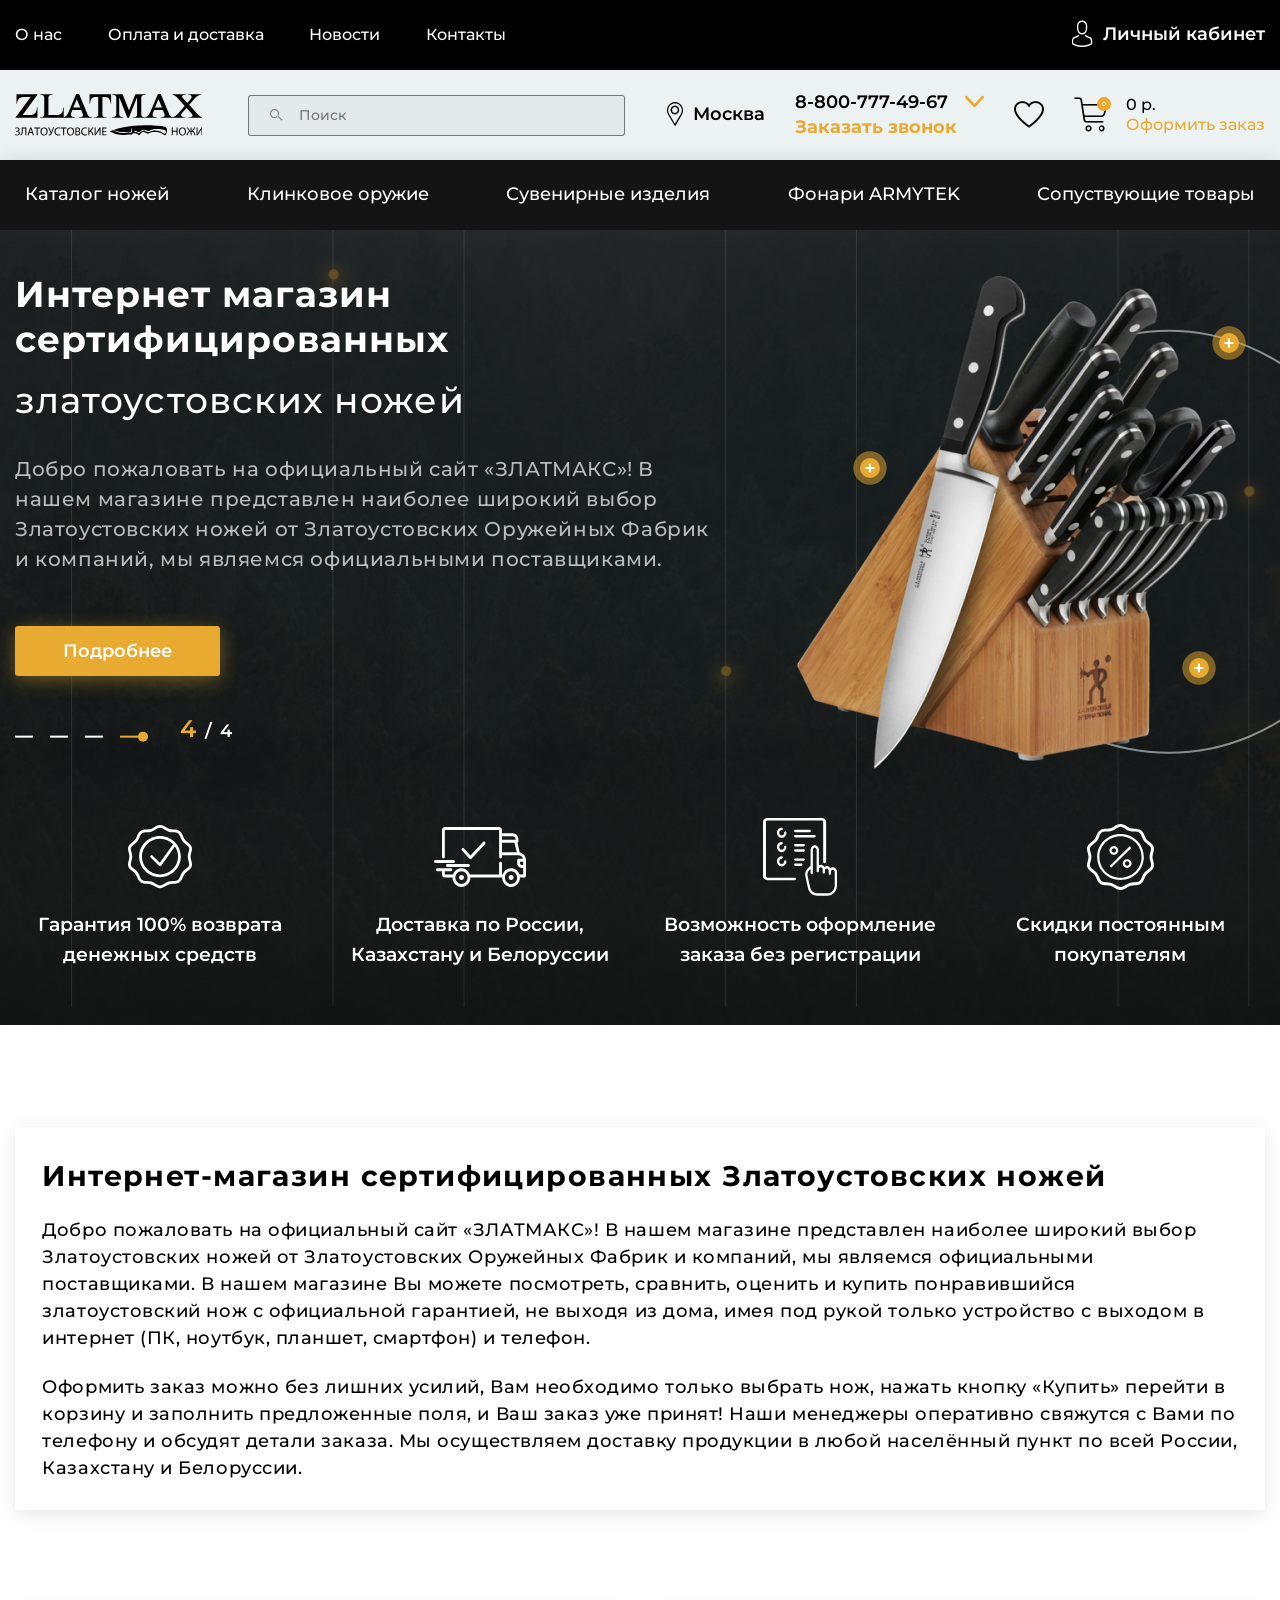
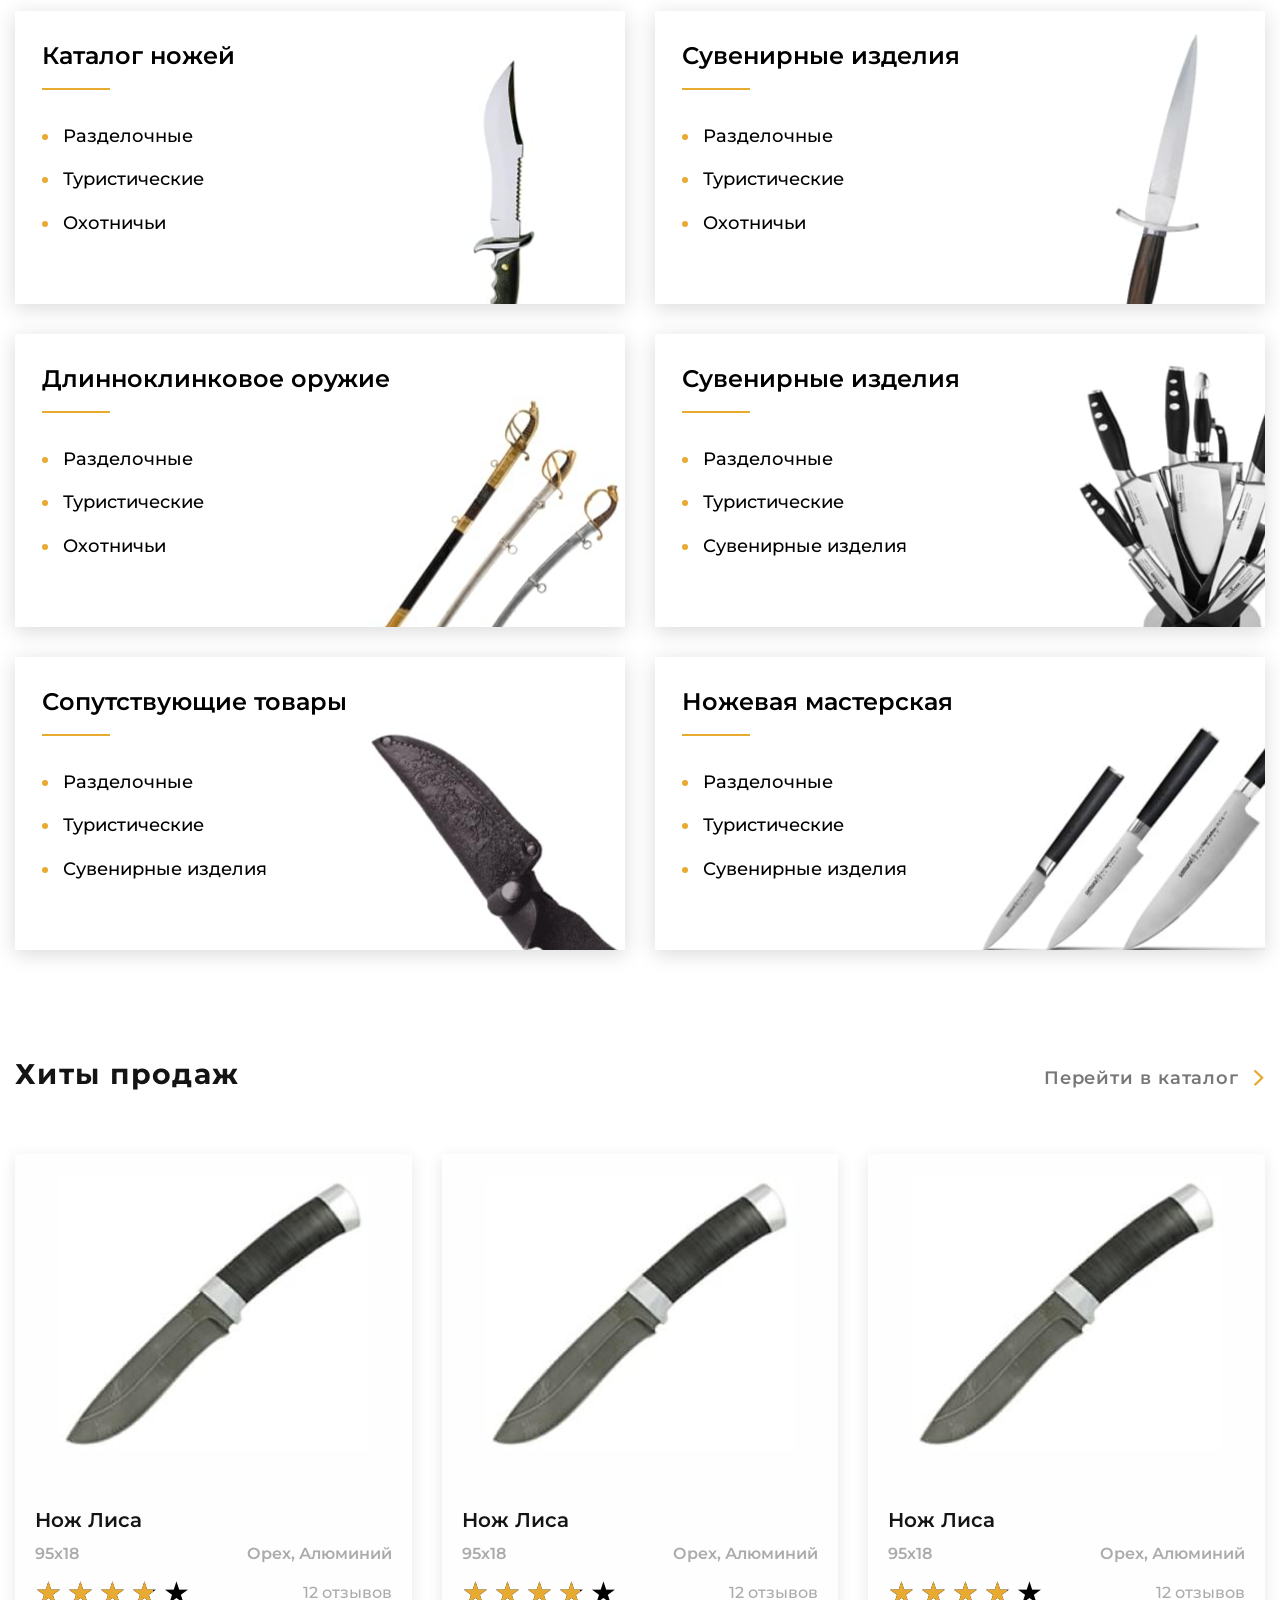
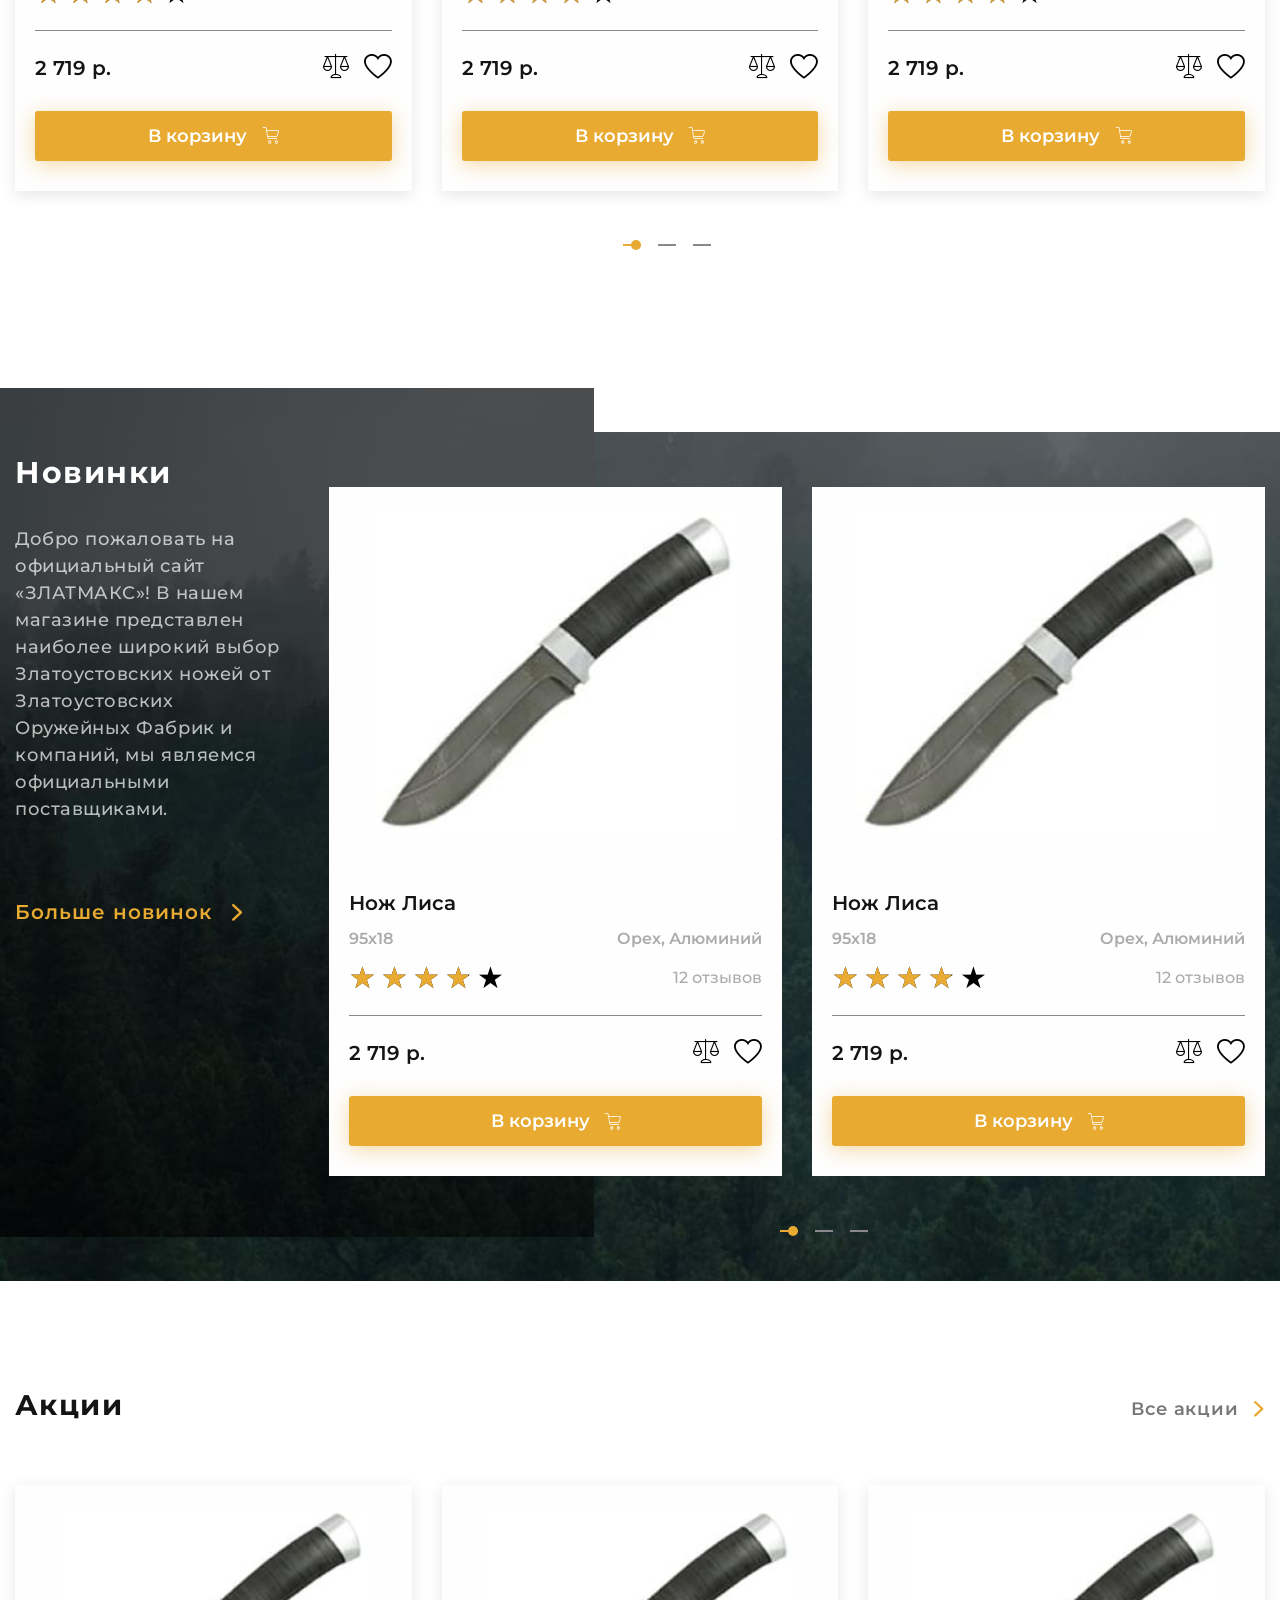
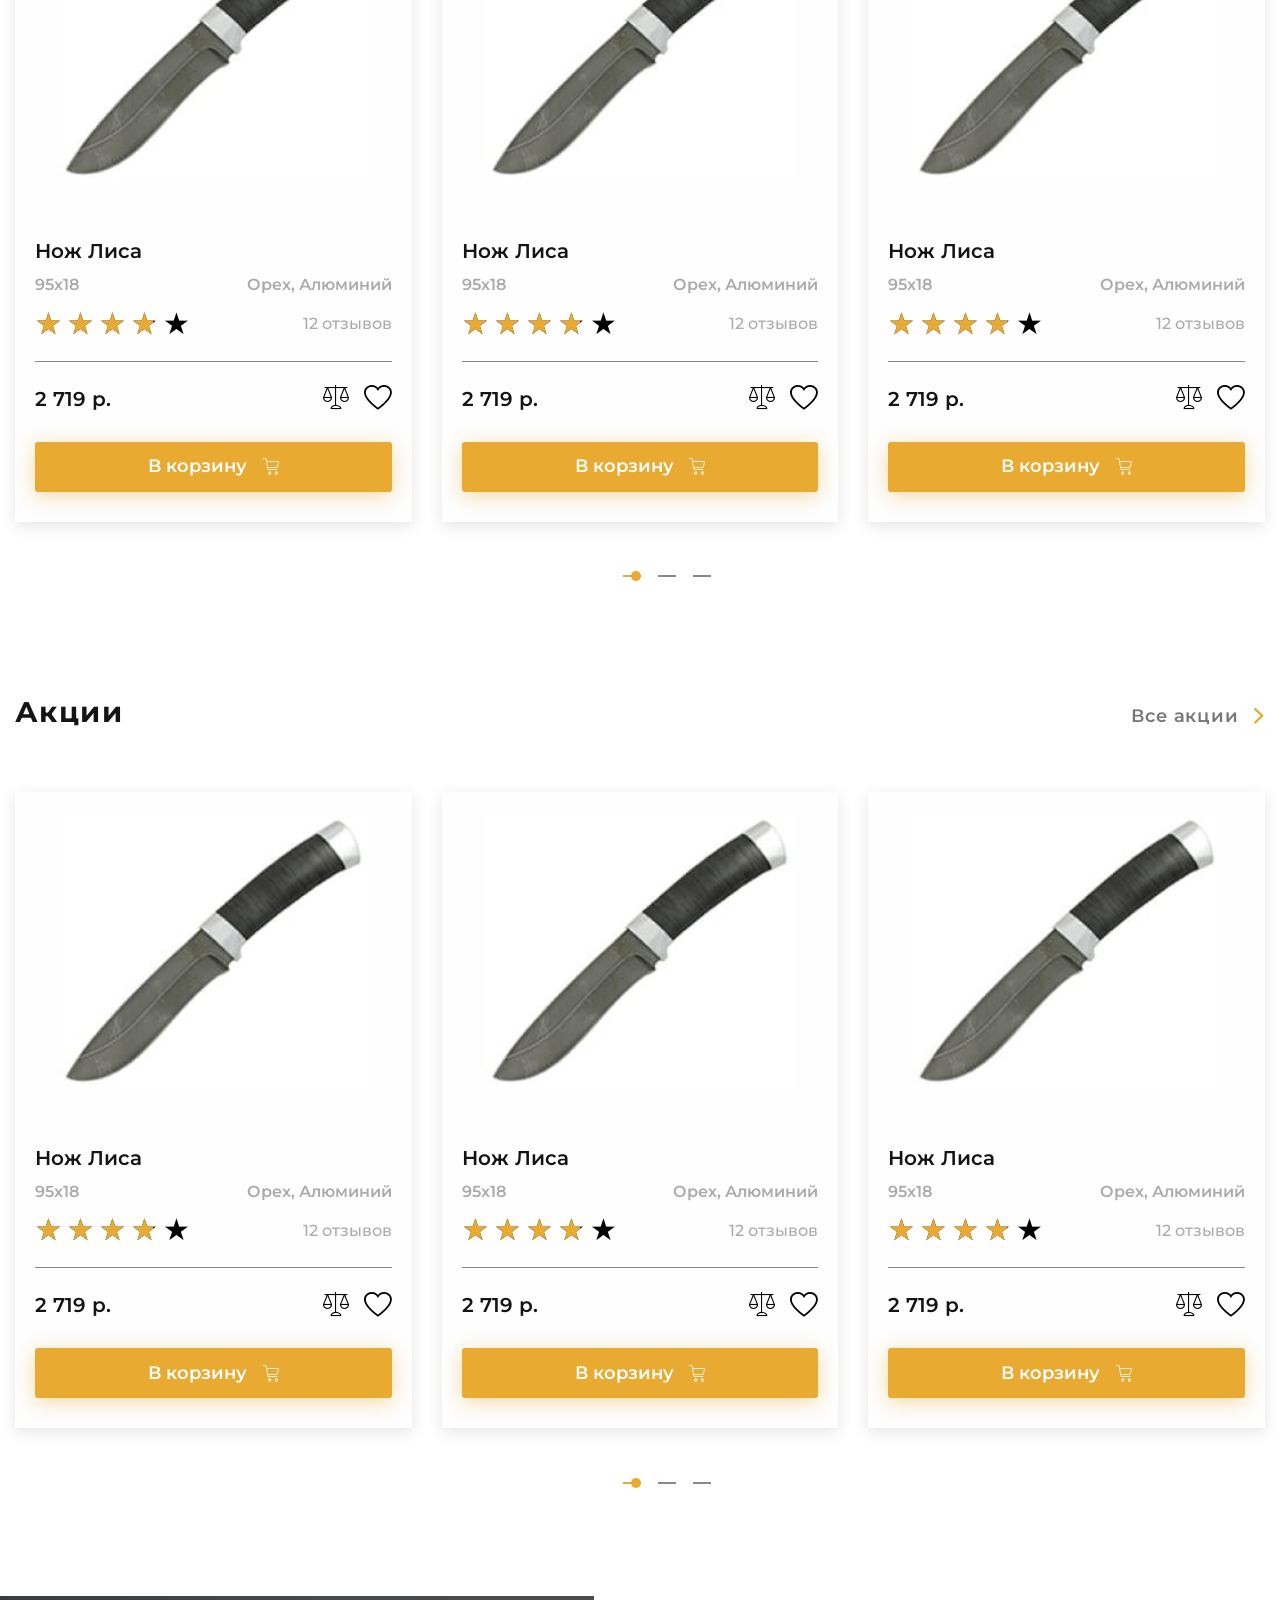
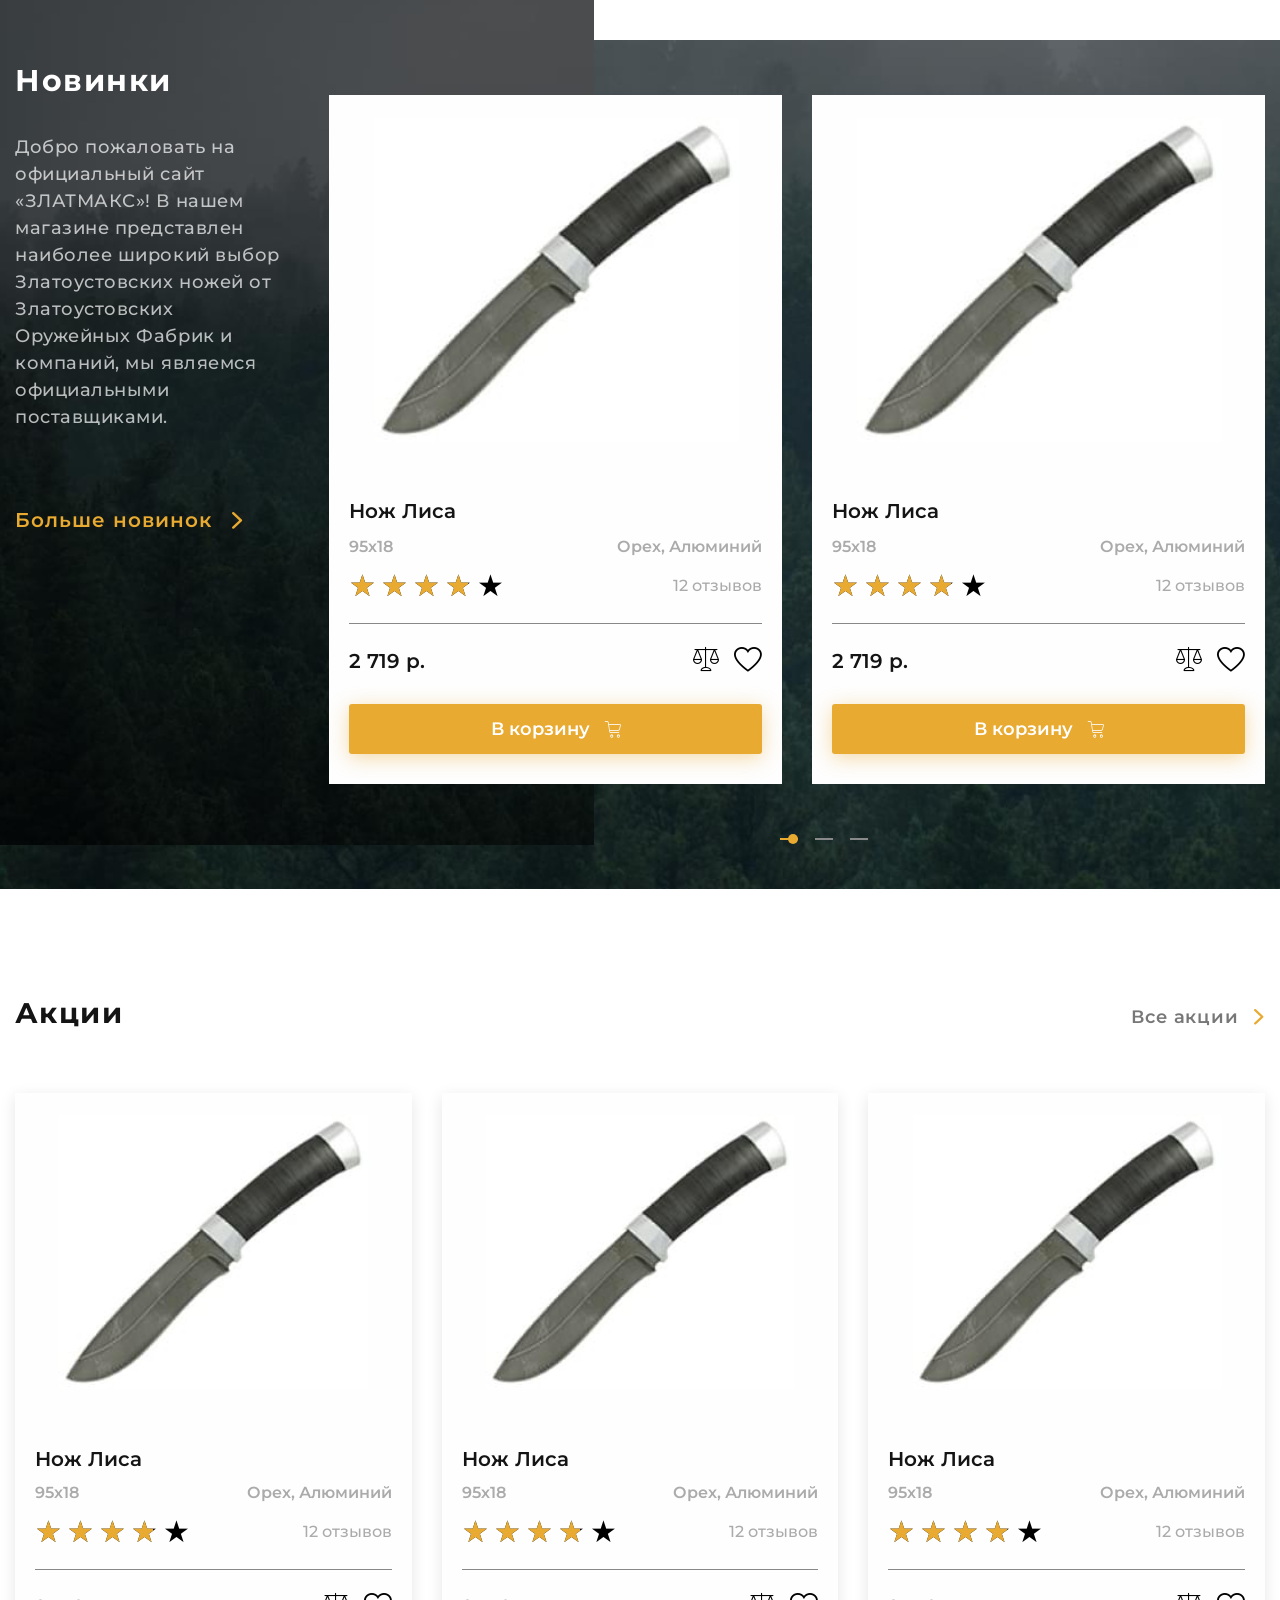
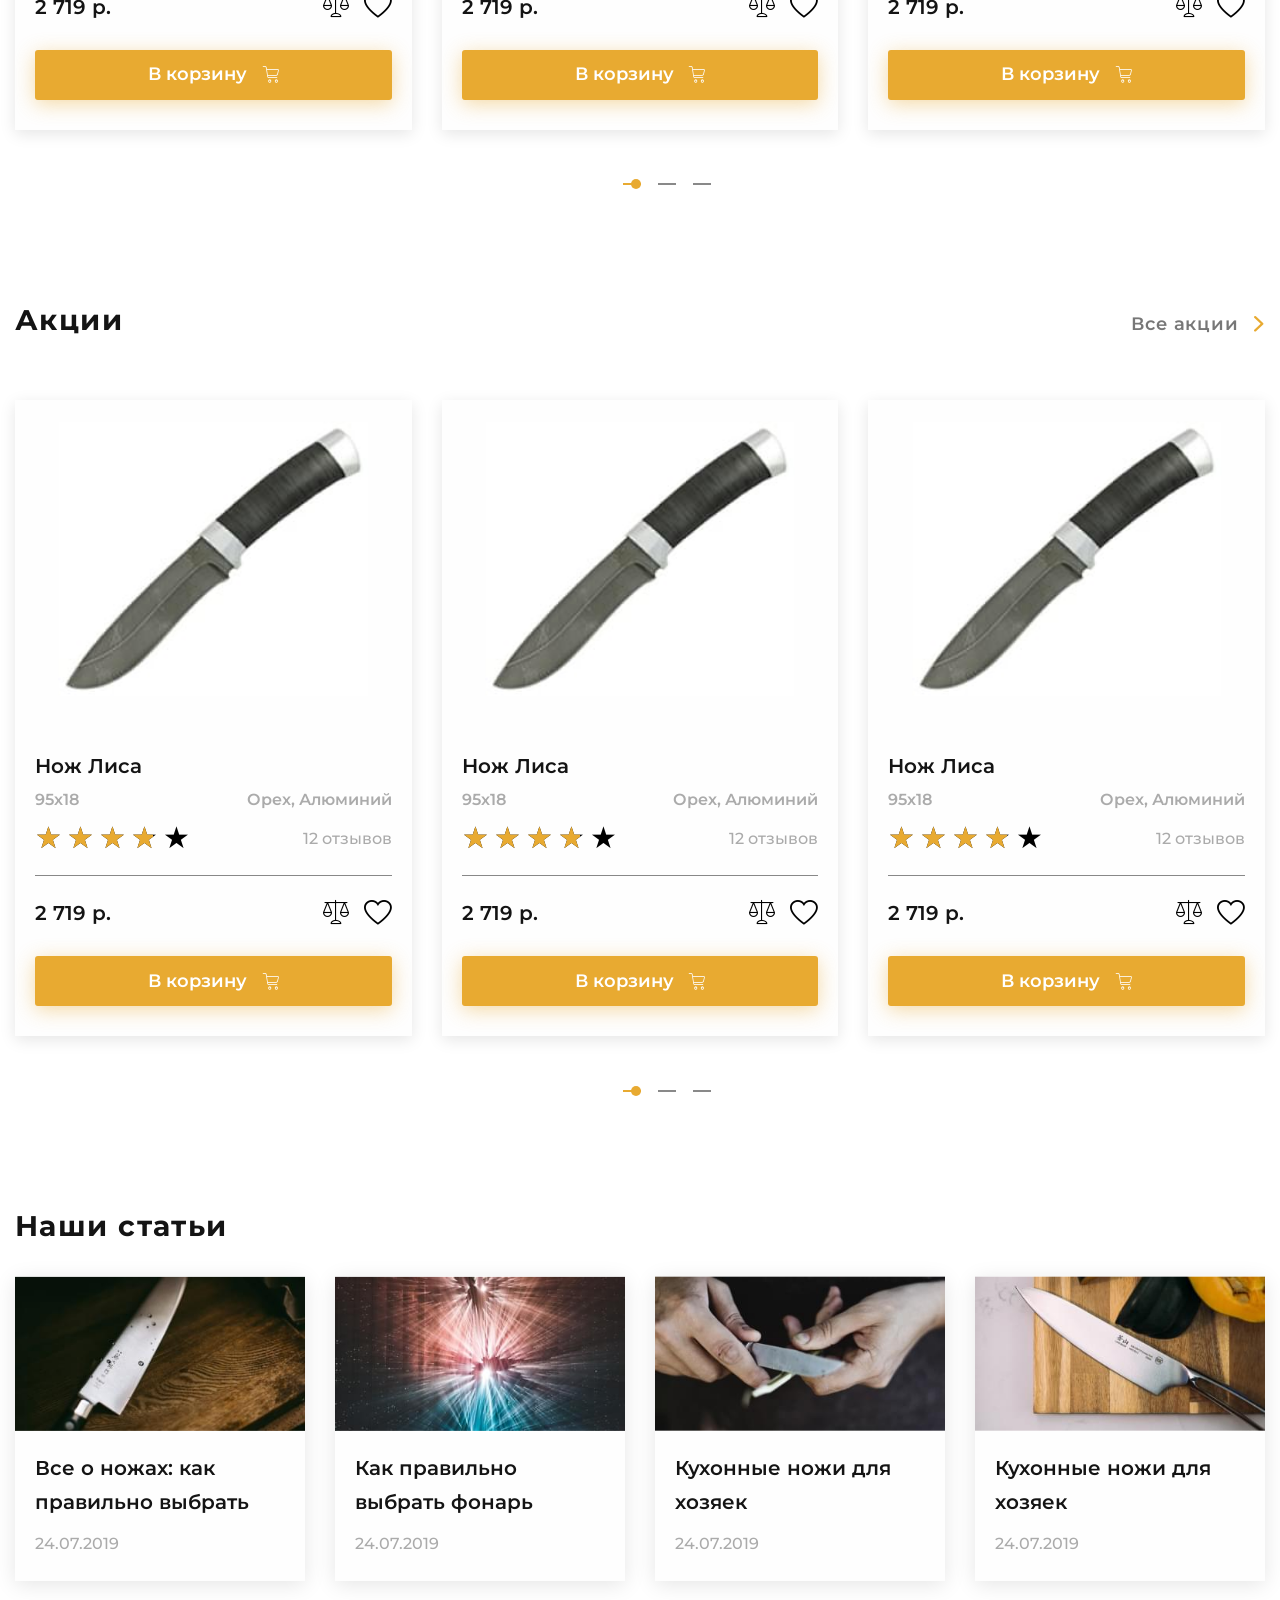
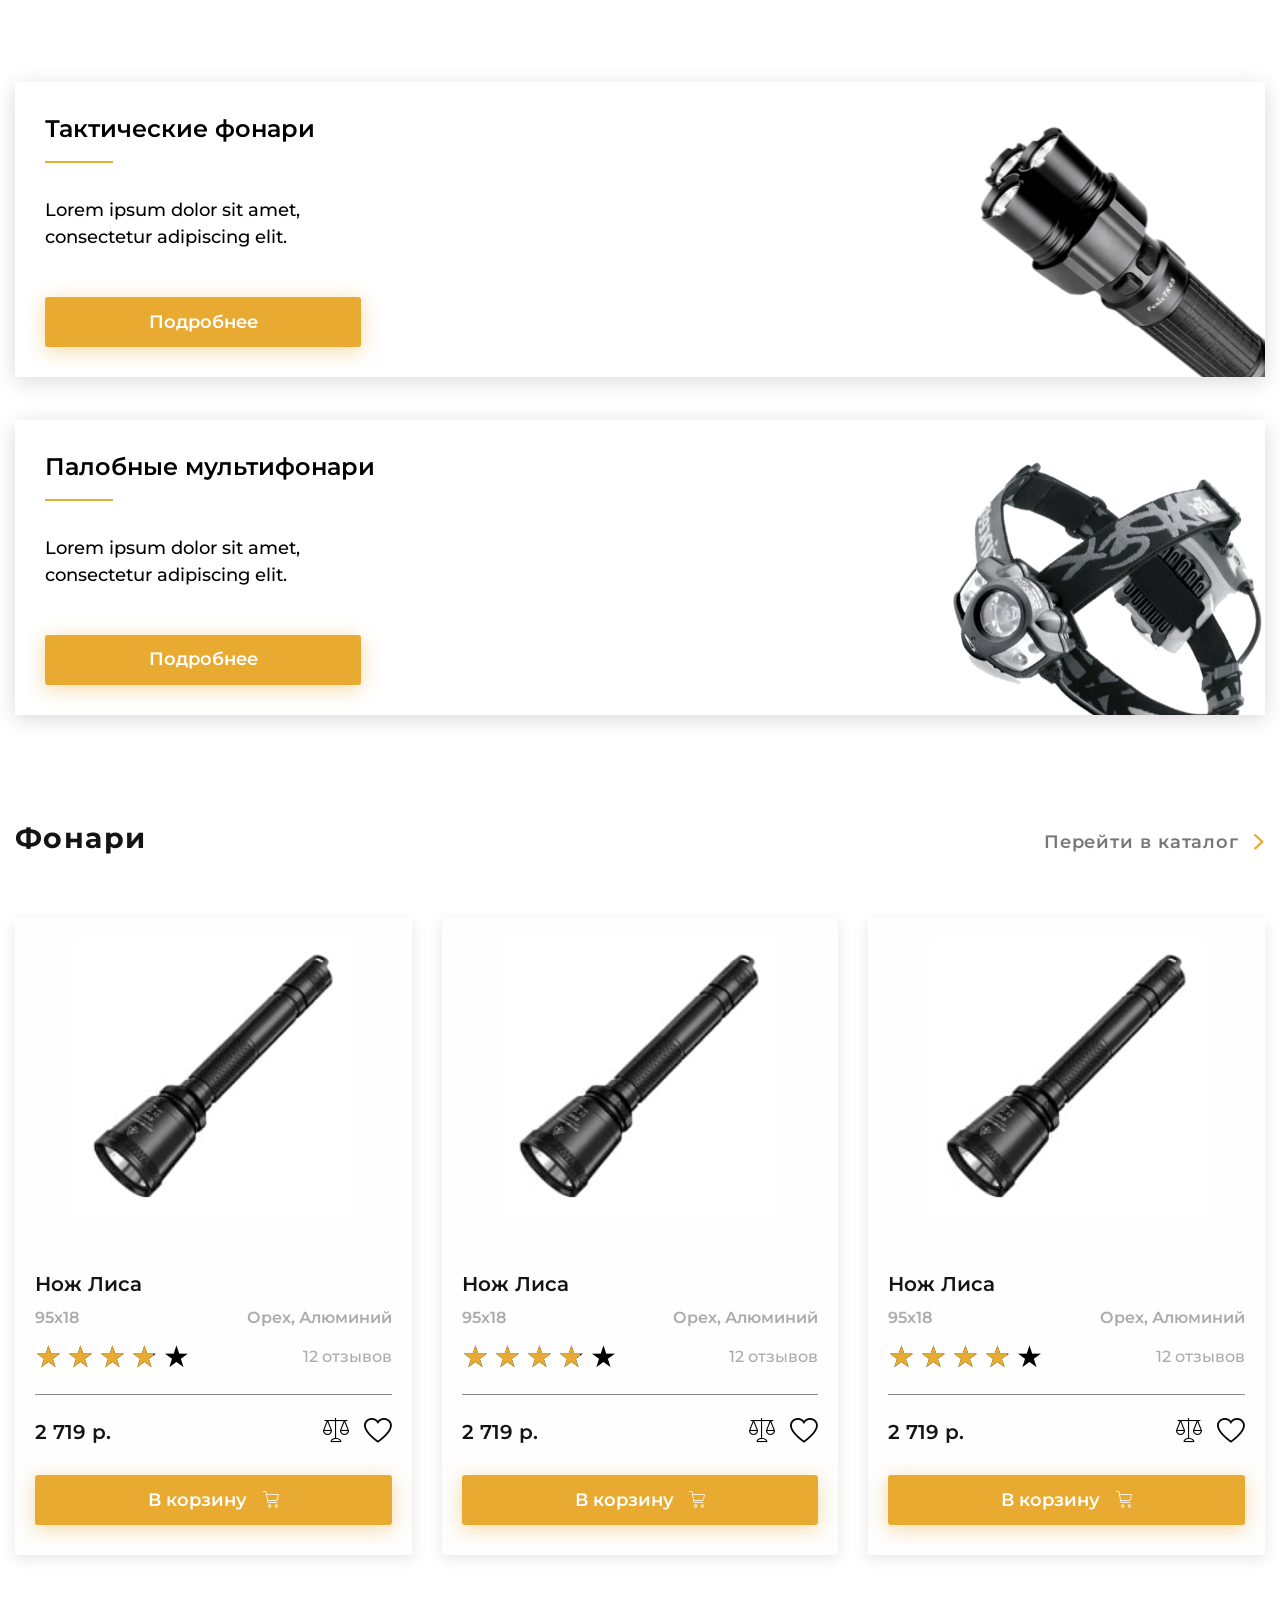
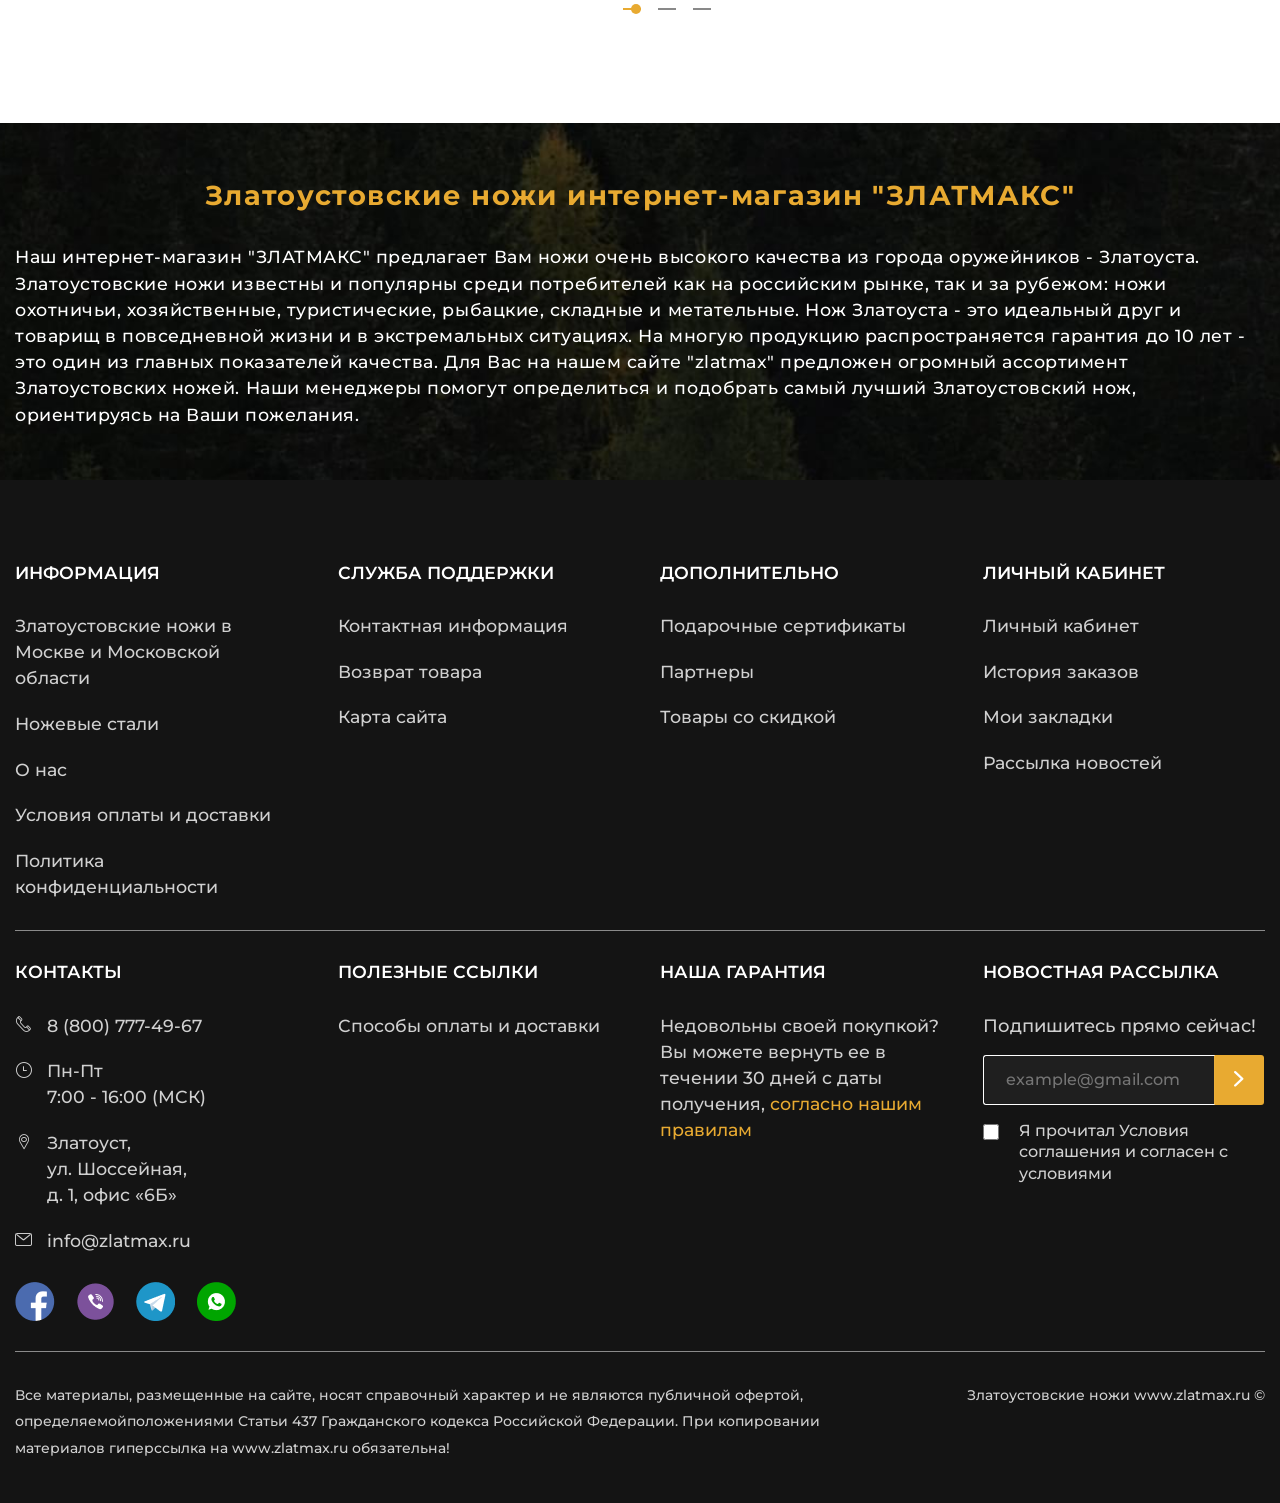
<file: home.html>
<!DOCTYPE html>
<html lang="ru">
<head>
	<meta charset="UTF-8">
	<meta http-equiv="X-UA-Compatible" content="IE=edge">
	<meta name="viewport" content="width=device-width, initial-scale=1.0">
	<link rel="stylesheet" href="css/style.min.css">
	<link rel="apple-touch-icon" sizes="180x180" href="/files/favicon/apple-touch-icon.png">
	<link rel="icon" type="image/png" sizes="32x32" href="/files/favicon/favicon-32x32.png">
	<link rel="icon" type="image/png" sizes="16x16" href="/files/favicon/favicon-16x16.png">
	<link rel="manifest" href="/files/favicon/site.webmanifest">
	<link rel="mask-icon" href="/files/favicon/safari-pinned-tab.svg" color="#5bbad5">
	<link rel="shortcut icon" href="/files/favicon/favicon.ico">
	<meta name="msapplication-TileColor" content="#da532c">
	<meta name="msapplication-config" content="/files/favicon/browserconfig.xml">
	<meta name="theme-color" content="#ffffff">
	<title>Главная</title>
</head>

<body>
	<div class="wrapper">
		<header class="header">
	<div class="header__top top-header">
		<div class="top-header__container">
			<nav data-da="menu,last,991.98" class="top-header__menu menu-top-header">
				<ul class="menu-top-header__list">
					<li hidden class="menu-top-header__item"><a href="" data-catalog
							class="menu-top-header__link menu-top-header__link_catalog icon-arrow-right">Каталог товаров</a>
					</li>
					<li class="menu-top-header__item"><a href="#!" class="menu-top-header__link">О нас</a></li>
					<li class="menu-top-header__item"><a href="#!" class="menu-top-header__link">Оплата и доставка</a></li>
					<li class="menu-top-header__item"><a href="#!" class="menu-top-header__link">Новости</a></li>
					<li class="menu-top-header__item"><a href="#!" class="menu-top-header__link">Контакты</a></li>
				</ul>
			</nav>
			<a href="#!" class="top-header__user icon-user"><span>Личный кабинет</span></a>
			<div class="top-header__menu-icon menu-icon">
				<button class="menu-icon__button icon-menu" type="button"
					aria-label="Показать/скрыть меню"><span></span><span></span><span></span><span></span>
				</button>
			</div>
			<div hidden class="menu"></div>
		</div>
	</div>
	<div class="header__body body-header">
		<div class="body-header__container">
			<a href="#!" class="body-header__logo"><span
					class="body-header__logo-title body-header__logo-title_visually-hidden">Главная страница</span></a>
			<div data-da="catalog-header__container,first,479.98" class="body-header__search">
				<form action="#" class="search-header">
					<button class="search-header__button icon-search" type="button" aria-label="Искать"></button>
					<input data-placeholder class="search-header__input" autocomplete="off" type="text" aria-label="Поиск"
						name="form[]" placeholder="Поиск">
				</form>
			</div>
			<div class="body-header__actions actions-header">
				<a href="#!" class="actions-header__location icon-location">Москва</a>
				<div data-da="top-header__container,0,991.98" class="actions-header__phones phones-header">
					<div data-spollers class="phones-header__items">
						<div class="phones-header__item">
							<a href="tel:8800-7774967" class="phones-header__phone icon-phone"><span>8-800-777-49-67</span></a>
							<button type="button" data-spoller class="phones-header__arrow icon-arrow-down"
								aria-label="Показать/скрыть список"></button>
							<ul class="phones-header__list">
								<li class="phones-header__list-item">
									<a href="tel:88007774968" class="phones-header__phone">8-800-777-49-68</a>
								</li>
								<li class="phones-header__list-item">
									<a href="tel:88007774969" class="phones-header__phone">8-800-777-49-69</a>
								</li>
								<li class="phones-header__list-item">
									<a href="tel:88007774970" class="phones-header__phone">8-800-777-49-70</a>
								</li>
								<li hidden class="phones-header__list-item phones-header__list-item_callback"></li>
							</ul>
						</div>
					</div>
					<button data-da="phones-header__list-item_callback,last,991.98" data-popup-button="1" type="button"
						class="phones-header__callback">Заказать
						звонок</button>
				</div>
				<a href="#!" data-da="top-header__container,1,991.98" class="actions-header__favorite icon-favorite"><span
						class="actions-header__favorite-title actions-header__favorite-title_visually-hidden">Понравившиеся
						товары</span></a>
				<a href="#!" data-da="top-header__container,1,991.98" class="actions-header__cart cart-header">
					<div class="cart-header__icon icon-cart"><span>0</span></div>
					<div class="cart-header__body">
						<div class="cart-header__summ">0 р.</div>
						<div class="icon-cart__link">Оформить заказ</div>
					</div>
				</a>
			</div>
		</div>
	</div>
	<div class="header__catalog catalog-header">
		<div class="catalog-header__container">
			<nav data-da="menu-top-header__link_catalog,last,991.98" class="catalog-header__menu menu-catalog">
				<button hidden type="button" class="menu-catalog__back icon-arrow-left">Назад</button>
				<ul class="menu-catalog__list">
					<li class="menu-catalog__item"><a href="#!" data-menu-parent="1"
							class="menu-catalog__link icon-arrow-right">Каталог
							ножей</a></li>
					<li class="menu-catalog__item"><a href="#!" data-menu-parent="2"
							class="menu-catalog__link icon-arrow-right">Клинковое
							оружие</a></li>
					<li class="menu-catalog__item"><a href="#!" data-menu-parent="3"
							class="menu-catalog__link icon-arrow-right">Сувенирные
							изделия</a></li>
					<li class="menu-catalog__item"><a href="#!" data-menu-parent="4"
							class="menu-catalog__link icon-arrow-right">Фонари ARMYTEK</a>
					</li>
					<li class="menu-catalog__item"><a href="#!" class="menu-catalog__link icon-arrow-right">Сопуствующие
							товары</a></li>
				</ul>
				<div class="menu-catalog__submenu submenu-catalog">
					<button hidden type="button" class="submenu-catalog__back icon-arrow-left">Назад</button>
					<div hidden data-submenu="1" class="submenu-catalog__block">
						<a href="#!" class="submenu-catalog__category">Категория ножей</a>
						<a href="#!" class="submenu-catalog__category">Производство ножей</a>
						<a href="#!" class="submenu-catalog__category">Ножи по маркам стали</a>
						<a href="#!" class="submenu-catalog__category">Заточка и полировка ножей</a>
						<a href="#!" class="submenu-catalog__category">Ножевая мастерская</a>
						<ul class="submenu-catalog__list">
							<li class="submenu-catalog__item"><a href="#!" class="submenu-catalog__link">Разделочные
									ножи
								</a></li>
							<li class="submenu-catalog__item"><a href="#!" class="submenu-catalog__link">Туристические
									ножи</a></li>
							<li class="submenu-catalog__item"><a href="#!" class="submenu-catalog__link">Ножи
									охотничьи</a>
							</li>
							<li class="submenu-catalog__item"><a href="#!" class="submenu-catalog__link">Булатные
									ножи</a>
							</li>
							<li class="submenu-catalog__item"><a href="#!" class="submenu-catalog__link">Ножи из
									дамаска</a></li>
							<li class="submenu-catalog__item"><a href="#!" class="submenu-catalog__link">Тактического
									назначения</a></li>
							<li class="submenu-catalog__item"><a href="#!" class="submenu-catalog__link">Метательные
									ножи</a></li>
							<li class="submenu-catalog__item"><a href="#!" class="submenu-catalog__link">Мачете и
									кукри</a>
							</li>
							<li class="submenu-catalog__item"><a href="#!" class="submenu-catalog__link">Ножи
									кухонные</a>
							</li>
						</ul>
						<ul class="submenu-catalog__list">
							<li class="submenu-catalog__item"><a href="#!" class="submenu-catalog__link">Ножи АИР</a>
							</li>
							<li class="submenu-catalog__item"><a href="#!" class="submenu-catalog__link">Ножи ЗИК</a>
							</li>
							<li class="submenu-catalog__item"><a href="#!" class="submenu-catalog__link">Ножи ЗЗОСС</a>
							</li>
							<li class="submenu-catalog__item"><a href="#!" class="submenu-catalog__link">Ножи
									РОСоружие</a></li>
							<li class="submenu-catalog__item"><a href="#!" class="submenu-catalog__link">Ножи
									Оружейник</a></li>
							<li class="submenu-catalog__item"><a href="#!" class="submenu-catalog__link">Булат Сергея
									Баранова</a></li>
							<li class="submenu-catalog__item"><a href="#!" class="submenu-catalog__link">Булат Андрея
									Умерова</a></li>
							<li class="submenu-catalog__item"><a href="#!" class="submenu-catalog__link">Ножи Златко</a>
							</li>
							<li class="submenu-catalog__item"><a href="#!" class="submenu-catalog__link">Ножи
									Стиль-М</a></li>
							<li class="submenu-catalog__item"><a href="#!" class="submenu-catalog__link">Оружейная
									компания</a></li>
						</ul>
						<ul class="submenu-catalog__list">
							<li class="submenu-catalog__item"><a href="#!" class="submenu-catalog__link">Ножи из стали
									40х102С2М</a></li>
							<li class="submenu-catalog__item"><a href="#!" class="submenu-catalog__link">Ножи из стали
									95х18</a></li>
							<li class="submenu-catalog__item"><a href="#!" class="submenu-catalog__link">Ножи из стали
									100х13м</a></li>
							<li class="submenu-catalog__item"><a href="#!" class="submenu-catalog__link">Ножи из стали
									110х18м-ШД</a></li>
							<li class="submenu-catalog__item"><a href="#!" class="submenu-catalog__link">Ножи из стали
									ЭИ-107 ТЦ</a></li>
							<li class="submenu-catalog__item"><a href="#!" class="submenu-catalog__link">Ножи из стали
									50х14МФ</a></li>
							<li class="submenu-catalog__item"><a href="#!" class="submenu-catalog__link">Ножи из стали
									AUS-8</a></li>
							<li class="submenu-catalog__item"><a href="#!" class="submenu-catalog__link">Ножи из стали
									К340</a></li>
							<li class="submenu-catalog__item"><a href="#!" class="submenu-catalog__link">Ножи из стали
									M390</a></li>
							<li class="submenu-catalog__item"><a href="#!" class="submenu-catalog__link">Ножи из стали
									ЭП-766</a></li>
						</ul>
						<ul class="submenu-catalog__list">
							<li class="submenu-catalog__item"><a href="#!" class="submenu-catalog__link">Паста ГОИ</a>
							</li>
							<li class="submenu-catalog__item"><a href="#!" class="submenu-catalog__link">Алмазная
									паста</a></li>
							<li class="submenu-catalog__item"><a href="#!" class="submenu-catalog__link">Бруски и камни
									для заточки</a></li>
							<li class="submenu-catalog__item"><a href="#!" class="submenu-catalog__link">Заточные
									системы</a></li>
						</ul>
						<ul class="submenu-catalog__list">
							<li class="submenu-catalog__item"><a href="#!" class="submenu-catalog__link">Ножевые
									клинки</a></li>
							<li class="submenu-catalog__item"><a href="#!" class="submenu-catalog__link">Заготовки для
									ножей</a></li>
							<li class="submenu-catalog__item"><a href="#!" class="submenu-catalog__link">Литье для
									ножей</a></li>
							<li class="submenu-catalog__item"><a href="#!" class="submenu-catalog__link">Материалы для
									рукоятей</a></li>
							<li class="submenu-catalog__item"><a href="#!" class="submenu-catalog__link">Уход за
									рукоятиями ножей</a></li>
						</ul>
						<a href="#!" class="submenu-catalog__all">Смотреть все</a>
						<a href="#!" class="submenu-catalog__all">Смотреть все</a>
						<a href="#!" class="submenu-catalog__all">Смотреть все</a>
						<a href="#!" class="submenu-catalog__all">Смотреть все</a>
						<a href="#!" class="submenu-catalog__all">Смотреть все</a>
					</div>
					<div hidden data-submenu="2" class="submenu-catalog__block">
						<a href="#!" class="submenu-catalog__category">Категория ножей</a>
						<a href="#!" class="submenu-catalog__category">Производство ножей</a>
						<a href="#!" class="submenu-catalog__category">Ножи по маркам стали</a>
						<a href="#!" class="submenu-catalog__category">Заточка и полировка ножей</a>
						<ul class="submenu-catalog__list">
							<li class="submenu-catalog__item"><a href="#!" class="submenu-catalog__link">Разделочные
									ножи
								</a></li>
							<li class="submenu-catalog__item"><a href="#!" class="submenu-catalog__link">Туристические
									ножи</a></li>
							<li class="submenu-catalog__item"><a href="#!" class="submenu-catalog__link">Ножи
									охотничьи</a>
							</li>
							<li class="submenu-catalog__item"><a href="#!" class="submenu-catalog__link">Булатные
									ножи</a>
							</li>
							<li class="submenu-catalog__item"><a href="#!" class="submenu-catalog__link">Ножи из
									дамаска</a></li>
							<li class="submenu-catalog__item"><a href="#!" class="submenu-catalog__link">Тактического
									назначения</a></li>
							<li class="submenu-catalog__item"><a href="#!" class="submenu-catalog__link">Метательные
									ножи</a></li>
							<li class="submenu-catalog__item"><a href="#!" class="submenu-catalog__link">Мачете и
									кукри</a>
							</li>
							<li class="submenu-catalog__item"><a href="#!" class="submenu-catalog__link">Ножи
									кухонные</a>
							</li>
						</ul>
						<ul class="submenu-catalog__list">
							<li class="submenu-catalog__item"><a href="#!" class="submenu-catalog__link">Ножи АИР</a>
							</li>
							<li class="submenu-catalog__item"><a href="#!" class="submenu-catalog__link">Ножи ЗИК</a>
							</li>
							<li class="submenu-catalog__item"><a href="#!" class="submenu-catalog__link">Ножи ЗЗОСС</a>
							</li>
							<li class="submenu-catalog__item"><a href="#!" class="submenu-catalog__link">Ножи
									РОСоружие</a></li>
							<li class="submenu-catalog__item"><a href="#!" class="submenu-catalog__link">Ножи
									Оружейник</a></li>
							<li class="submenu-catalog__item"><a href="#!" class="submenu-catalog__link">Булат Сергея
									Баранова</a></li>
							<li class="submenu-catalog__item"><a href="#!" class="submenu-catalog__link">Булат Андрея
									Умерова</a></li>
							<li class="submenu-catalog__item"><a href="#!" class="submenu-catalog__link">Ножи Златко</a>
							</li>
							<li class="submenu-catalog__item"><a href="#!" class="submenu-catalog__link">Ножи
									Стиль-М</a></li>
							<li class="submenu-catalog__item"><a href="#!" class="submenu-catalog__link">Оружейная
									компания</a></li>
						</ul>
						<ul class="submenu-catalog__list">
							<li class="submenu-catalog__item"><a href="#!" class="submenu-catalog__link">Ножи из стали
									40х102С2М</a></li>
							<li class="submenu-catalog__item"><a href="#!" class="submenu-catalog__link">Ножи из стали
									95х18</a></li>
							<li class="submenu-catalog__item"><a href="#!" class="submenu-catalog__link">Ножи из стали
									100х13м</a></li>
							<li class="submenu-catalog__item"><a href="#!" class="submenu-catalog__link">Ножи из стали
									110х18м-ШД</a></li>
							<li class="submenu-catalog__item"><a href="#!" class="submenu-catalog__link">Ножи из стали
									ЭИ-107 ТЦ</a></li>
							<li class="submenu-catalog__item"><a href="#!" class="submenu-catalog__link">Ножи из стали
									50х14МФ</a></li>
							<li class="submenu-catalog__item"><a href="#!" class="submenu-catalog__link">Ножи из стали
									AUS-8</a></li>
							<li class="submenu-catalog__item"><a href="#!" class="submenu-catalog__link">Ножи из стали
									К340</a></li>
							<li class="submenu-catalog__item"><a href="#!" class="submenu-catalog__link">Ножи из стали
									M390</a></li>
							<li class="submenu-catalog__item"><a href="#!" class="submenu-catalog__link">Ножи из стали
									ЭП-766</a></li>
						</ul>
						<ul class="submenu-catalog__list">
							<li class="submenu-catalog__item"><a href="#!" class="submenu-catalog__link">Паста ГОИ</a>
							</li>
							<li class="submenu-catalog__item"><a href="#!" class="submenu-catalog__link">Алмазная
									паста</a></li>
							<li class="submenu-catalog__item"><a href="#!" class="submenu-catalog__link">Бруски и камни
									для заточки</a></li>
							<li class="submenu-catalog__item"><a href="#!" class="submenu-catalog__link">Заточные
									системы</a></li>
						</ul>
						<a href="#!" class="submenu-catalog__all">Смотреть все</a>
						<a href="#!" class="submenu-catalog__all">Смотреть все</a>
						<a href="#!" class="submenu-catalog__all">Смотреть все</a>
						<a href="#!" class="submenu-catalog__all">Смотреть все</a>
					</div>
					<div hidden data-submenu="3" class="submenu-catalog__block">
						<a href="#!" class="submenu-catalog__category">Категория ножей</a>
						<a href="#!" class="submenu-catalog__category">Производство ножей</a>
						<a href="#!" class="submenu-catalog__category">Ножи по маркам стали</a>
						<ul class="submenu-catalog__list">
							<li class="submenu-catalog__item"><a href="#!" class="submenu-catalog__link">Разделочные
									ножи
								</a></li>
							<li class="submenu-catalog__item"><a href="#!" class="submenu-catalog__link">Туристические
									ножи</a></li>
							<li class="submenu-catalog__item"><a href="#!" class="submenu-catalog__link">Ножи
									охотничьи</a>
							</li>
							<li class="submenu-catalog__item"><a href="#!" class="submenu-catalog__link">Булатные
									ножи</a>
							</li>
							<li class="submenu-catalog__item"><a href="#!" class="submenu-catalog__link">Ножи из
									дамаска</a></li>
							<li class="submenu-catalog__item"><a href="#!" class="submenu-catalog__link">Тактического
									назначения</a></li>
							<li class="submenu-catalog__item"><a href="#!" class="submenu-catalog__link">Метательные
									ножи</a></li>
							<li class="submenu-catalog__item"><a href="#!" class="submenu-catalog__link">Мачете и
									кукри</a>
							</li>
							<li class="submenu-catalog__item"><a href="#!" class="submenu-catalog__link">Ножи
									кухонные</a>
							</li>
						</ul>
						<ul class="submenu-catalog__list">
							<li class="submenu-catalog__item"><a href="#!" class="submenu-catalog__link">Ножи АИР</a>
							</li>
							<li class="submenu-catalog__item"><a href="#!" class="submenu-catalog__link">Ножи ЗИК</a>
							</li>
							<li class="submenu-catalog__item"><a href="#!" class="submenu-catalog__link">Ножи ЗЗОСС</a>
							</li>
							<li class="submenu-catalog__item"><a href="#!" class="submenu-catalog__link">Ножи
									РОСоружие</a></li>
							<li class="submenu-catalog__item"><a href="#!" class="submenu-catalog__link">Ножи
									Оружейник</a></li>
							<li class="submenu-catalog__item"><a href="#!" class="submenu-catalog__link">Булат Сергея
									Баранова</a></li>
							<li class="submenu-catalog__item"><a href="#!" class="submenu-catalog__link">Булат Андрея
									Умерова</a></li>
							<li class="submenu-catalog__item"><a href="#!" class="submenu-catalog__link">Ножи Златко</a>
							</li>
							<li class="submenu-catalog__item"><a href="#!" class="submenu-catalog__link">Ножи
									Стиль-М</a></li>
							<li class="submenu-catalog__item"><a href="#!" class="submenu-catalog__link">Оружейная
									компания</a></li>
						</ul>
						<ul class="submenu-catalog__list">
							<li class="submenu-catalog__item"><a href="#!" class="submenu-catalog__link">Ножи из стали
									40х102С2М</a></li>
							<li class="submenu-catalog__item"><a href="#!" class="submenu-catalog__link">Ножи из стали
									95х18</a></li>
							<li class="submenu-catalog__item"><a href="#!" class="submenu-catalog__link">Ножи из стали
									100х13м</a></li>
							<li class="submenu-catalog__item"><a href="#!" class="submenu-catalog__link">Ножи из стали
									110х18м-ШД</a></li>
							<li class="submenu-catalog__item"><a href="#!" class="submenu-catalog__link">Ножи из стали
									ЭИ-107 ТЦ</a></li>
							<li class="submenu-catalog__item"><a href="#!" class="submenu-catalog__link">Ножи из стали
									50х14МФ</a></li>
							<li class="submenu-catalog__item"><a href="#!" class="submenu-catalog__link">Ножи из стали
									AUS-8</a></li>
							<li class="submenu-catalog__item"><a href="#!" class="submenu-catalog__link">Ножи из стали
									К340</a></li>
							<li class="submenu-catalog__item"><a href="#!" class="submenu-catalog__link">Ножи из стали
									M390</a></li>
							<li class="submenu-catalog__item"><a href="#!" class="submenu-catalog__link">Ножи из стали
									ЭП-766</a></li>
						</ul>
						<a href="#!" class="submenu-catalog__all">Смотреть все</a>
						<a href="#!" class="submenu-catalog__all">Смотреть все</a>
						<a href="#!" class="submenu-catalog__all">Смотреть все</a>
					</div>
					<div hidden data-submenu="4" class="submenu-catalog__block">
						<a href="#!" class="submenu-catalog__category">Категория ножей</a>
						<a href="#!" class="submenu-catalog__category">Производство ножей</a>

						<ul class="submenu-catalog__list">
							<li class="submenu-catalog__item"><a href="#!" class="submenu-catalog__link">Разделочные
									ножи
								</a></li>
							<li class="submenu-catalog__item"><a href="#!" class="submenu-catalog__link">Туристические
									ножи</a></li>
							<li class="submenu-catalog__item"><a href="#!" class="submenu-catalog__link">Ножи
									охотничьи</a>
							</li>
							<li class="submenu-catalog__item"><a href="#!" class="submenu-catalog__link">Булатные
									ножи</a>
							</li>
							<li class="submenu-catalog__item"><a href="#!" class="submenu-catalog__link">Ножи из
									дамаска</a></li>
							<li class="submenu-catalog__item"><a href="#!" class="submenu-catalog__link">Тактического
									назначения</a></li>
							<li class="submenu-catalog__item"><a href="#!" class="submenu-catalog__link">Метательные
									ножи</a></li>
							<li class="submenu-catalog__item"><a href="#!" class="submenu-catalog__link">Мачете и
									кукри</a>
							</li>
							<li class="submenu-catalog__item"><a href="#!" class="submenu-catalog__link">Ножи
									кухонные</a>
							</li>
						</ul>
						<ul class="submenu-catalog__list">
							<li class="submenu-catalog__item"><a href="#!" class="submenu-catalog__link">Ножи АИР</a>
							</li>
							<li class="submenu-catalog__item"><a href="#!" class="submenu-catalog__link">Ножи ЗИК</a>
							</li>
							<li class="submenu-catalog__item"><a href="#!" class="submenu-catalog__link">Ножи ЗЗОСС</a>
							</li>
							<li class="submenu-catalog__item"><a href="#!" class="submenu-catalog__link">Ножи
									РОСоружие</a></li>
							<li class="submenu-catalog__item"><a href="#!" class="submenu-catalog__link">Ножи
									Оружейник</a></li>
							<li class="submenu-catalog__item"><a href="#!" class="submenu-catalog__link">Булат Сергея
									Баранова</a></li>
							<li class="submenu-catalog__item"><a href="#!" class="submenu-catalog__link">Булат Андрея
									Умерова</a></li>
							<li class="submenu-catalog__item"><a href="#!" class="submenu-catalog__link">Ножи Златко</a>
							</li>
							<li class="submenu-catalog__item"><a href="#!" class="submenu-catalog__link">Ножи
									Стиль-М</a></li>
							<li class="submenu-catalog__item"><a href="#!" class="submenu-catalog__link">Оружейная
									компания</a></li>
						</ul>
						<a href="#!" class="submenu-catalog__all">Смотреть все</a>
						<a href="#!" class="submenu-catalog__all">Смотреть все</a>
					</div>
				</div>
			</nav>
		</div>
	</div>
</header>
		<main class="page page_home">
			<section class="page__main-block main-block">
				<h2 class="main-block__title main-block__title_visually-hidden">Слайдер и преимущества интернет-магазина
				</h2>
				<div class="main-block__container">
					<div class="main-block__body">
						<div class="main-block__slider">
							<div class="main-block__swiper">
								<div class="main-block__slide slide-main-block">
									<div class="slide-main-block__contetnt">
										<h2 data-swiper-parallax="-100" class="slide-main-block__title">Интернет магазин
											сертифицированных</h2>
										<div data-swiper-parallax="-150" class="slide-main-block__subtitle">
											златоустовских ножей
										</div>
										<div data-swiper-parallax="-200" class="slide-main-block__text">Добро пожаловать на
											официальный сайт «ЗЛАТМАКС»! В
											нашем
											магазине
											представлен наиболее широкий выбор Златоустовских ножей от Златоустовских
											Оружейных Фабрик и компаний, мы являемся официальными поставщиками.</div>
									</div>
									<a href="#!" data-swiper-parallax="-300"
										class="slide-main-block__button button button_bold">Подробнее</a>
								</div>
								<div class="main-block__slide slide-main-block">
									<div class="slide-main-block__contetnt">
										<h2 data-swiper-parallax="-100" class="slide-main-block__title">Интернет магазин
											сертифицированных</h2>
										<div data-swiper-parallax="-150" class="slide-main-block__subtitle">
											златоустовских ножей
										</div>
										<div data-swiper-parallax="-200" class="slide-main-block__text">Добро пожаловать на
											официальный сайт «ЗЛАТМАКС»! В
											нашем
											магазине
											представлен наиболее широкий выбор Златоустовских ножей от Златоустовских
											Оружейных Фабрик и компаний, мы являемся официальными поставщиками.</div>
									</div>
									<a href="#!" data-swiper-parallax="-300"
										class="slide-main-block__button button">Подробнее</a>
								</div>
								<div class="main-block__slide slide-main-block">
									<div class="slide-main-block__contetnt">
										<h2 data-swiper-parallax="-100" class="slide-main-block__title">Интернет магазин
											сертифицированных</h2>
										<div data-swiper-parallax="-150" class="slide-main-block__subtitle">
											златоустовских ножей
										</div>
										<div data-swiper-parallax="-200" class="slide-main-block__text">Добро пожаловать на
											официальный сайт «ЗЛАТМАКС»! В
											нашем
											магазине
											представлен наиболее широкий выбор Златоустовских ножей от Златоустовских
											Оружейных Фабрик и компаний, мы являемся официальными поставщиками.</div>
									</div>
									<a href="#!" data-swiper-parallax="-300"
										class="slide-main-block__button button">Подробнее</a>
								</div>
								<div class="main-block__slide slide-main-block">
									<div class="slide-main-block__contetnt">
										<h2 data-swiper-parallax="-100" class="slide-main-block__title">Интернет магазин
											сертифицированных</h2>
										<div data-swiper-parallax="-150" class="slide-main-block__subtitle">
											златоустовских ножей
										</div>
										<div data-swiper-parallax="-200" class="slide-main-block__text">Добро пожаловать на
											официальный сайт «ЗЛАТМАКС»! В
											нашем
											магазине
											представлен наиболее широкий выбор Златоустовских ножей от Златоустовских
											Оружейных Фабрик и компаний, мы являемся официальными поставщиками.</div>
									</div>
									<a href="#!" data-swiper-parallax="-300"
										class="slide-main-block__button button">Подробнее</a>
								</div>
							</div>
							<div class="main-block__controll controll-main-block">
								<div class="controll-main-block__dots"></div>
								<div class="controll-main-block__fraction">
									<span class="fraction-controll__current">1</span> / <span
										class="fraction-controll__total">0</span>
								</div>
							</div>
						</div>
						<div class="slide-main-block__media media-main-block">
							<div class="media-main-block__body">
								<div class="media-main-block__image">
									<img src="img/main-page/main-block/knives.png" alt="Фоновое изображение (лес)">
								</div>
								<div class="media-main-block__tips">
									<batton type="bytton" data-tooltip="Подсказка"
										class="media-main-block__tip media-main-block__tip_1">
										<span>+</span>
									</batton>
									<batton type="bytton" data-tooltip="Подсказка"
										class="media-main-block__tip media-main-block__tip_2">
										<span>+</span>
									</batton>
									<batton type="bytton" data-tooltip="Подсказка"
										class="media-main-block__tip media-main-block__tip_3">
										<span>+</span>
									</batton>
								</div>
							</div>
						</div>
					</div>
					<div class="slide-main-block__advantages advantages-main">
						<div class="advantages-main__item">
							<div class="advantages-main__icon">
								<img src="img/main-page/main-block/icons/01.svg" alt="Иконка (гарантия)">
							</div>
							<div class="advantages-main__text">
								Гарантия 100% возврата денежных средств
							</div>
						</div>
						<div class="advantages-main__item">
							<div class="advantages-main__icon">
								<img src="img/main-page/main-block/icons/02.svg" alt="Иконка (доставка)">
							</div>
							<div class="advantages-main__text">
								Доставка по России, Казахстану и Белоруссии
							</div>
						</div>
						<div class="advantages-main__item">
							<div class="advantages-main__icon">
								<img src="img/main-page/main-block/icons/03.svg" alt="Иконка (оформление)">
							</div>
							<div class="advantages-main__text">
								Возможность оформление заказа без регистрации
							</div>
						</div>
						<div class="advantages-main__item">
							<div class="advantages-main__icon">
								<img src="img/main-page/main-block/icons/04.svg" alt="Иконка (скидка)">
							</div>
							<div class="advantages-main__text">
								Скидки постоянным покупателям
							</div>
						</div>
					</div>
				</div>
			</section>
			<section class="page__about-us about-us">
				<div class="about-us__container">
					<div class="about-us__body">
						<h2 class="about-us__title">Интернет-магазин сертифицированных Златоустовских ножей</h2>
						<div class="about-us__text">
							<p>
								Добро пожаловать на официальный сайт «ЗЛАТМАКС»! В нашем магазине представлен наиболее широкий
								выбор Златоустовских
								ножей от Златоустовских Оружейных Фабрик и компаний, мы являемся официальными поставщиками. В
								нашем
								магазине Вы можете
								посмотреть, сравнить, оценить и купить понравившийся златоустовский нож с официальной гарантией,
								не
								выходя из дома, имея
								под рукой только устройство с выходом в интернет (ПК, ноутбук, планшет, смартфон) и телефон.
							</p>
							<p>
								Оформить заказ можно без лишних усилий, Вам необходимо только выбрать нож, нажать кнопку
								«Купить»
								перейти в корзину и
								заполнить предложенные поля, и Ваш заказ уже принят! Наши менеджеры оперативно свяжутся с Вами
								по
								телефону и обсудят
								детали заказа. Мы осуществляем доставку продукции в любой населённый пункт по всей России,
								Казахстану и Белоруссии.
							</p>
						</div>
					</div>
				</div>
			</section>
			<section class="page__catalog-cards catalog-cards">
				<h2 class="catalog-cards__title catalog-cards__title_visually-hidden">Каталог товаров</h2>
				<div class="catalog-cards__container">
					<div class="catalog-cards__item item-catalog-cards">
						<div class="item-catalog-cards__body">
							<h3 class="item-catalog-cards__title"><a href="#!" class="item-catalog-cards__link-title">Каталог
									ножей</a></h3>
							<ul class="item-catalog-cards__list">
								<li class="item-catalog-cards__item"><a href="#!"
										class="item-catalog-cards__link">Разделочные</a>
								</li>
								<li class="item-catalog-cards__item"><a href="#!"
										class="item-catalog-cards__link">Туристические</a></li>
								<li class="item-catalog-cards__item"><a href="#!" class="item-catalog-cards__link">Охотничьи</a>
								</li>
							</ul>
						</div>
						<div class="item-catalog-cards__image">
							<img class="item-catalog-cards__img" src="img/main-page/katalog-cards/01.jpg" alt="Каталог ножей">
						</div>
					</div>
					<div class="catalog-cards__item item-catalog-cards">
						<div class="item-catalog-cards__body">
							<h3 class="item-catalog-cards__title"><a href="#!"
									class="item-catalog-cards__link-title">Сувенирные изделия</a></h3>
							<ul class="item-catalog-cards__list">
								<li class="item-catalog-cards__item"><a href="#!"
										class="item-catalog-cards__link">Разделочные</a>
								</li>
								<li class="item-catalog-cards__item"><a href="#!"
										class="item-catalog-cards__link">Туристические</a></li>
								<li class="item-catalog-cards__item"><a href="#!" class="item-catalog-cards__link">Охотничьи</a>
								</li>
							</ul>
						</div>
						<div class="item-catalog-cards__image">
							<img class="item-catalog-cards__img" src="img/main-page/katalog-cards/02.jpg"
								alt="Среднеклинковое оружие">
						</div>
					</div>
					<div class="catalog-cards__item item-catalog-cards">
						<div class="item-catalog-cards__body">
							<h3 class="item-catalog-cards__title"><a href="#!"
									class="item-catalog-cards__link-title">Длинноклинковое оружие</a></h3>
							<ul class="item-catalog-cards__list">
								<li class="item-catalog-cards__item"><a href="#!"
										class="item-catalog-cards__link">Разделочные</a>
								</li>
								<li class="item-catalog-cards__item"><a href="#!"
										class="item-catalog-cards__link">Туристические</a></li>
								<li class="item-catalog-cards__item"><a href="#!" class="item-catalog-cards__link">Охотничьи</a>
								</li>
							</ul>
						</div>
						<div class="item-catalog-cards__image">
							<img class="item-catalog-cards__img" src="img/main-page/katalog-cards/03.jpg"
								alt="Длинноклинковое оружие">
						</div>
					</div>
					<div class="catalog-cards__item item-catalog-cards">
						<div class="item-catalog-cards__body">
							<h3 class="item-catalog-cards__title"><a href="#!"
									class="item-catalog-cards__link-title">Сувенирные изделия</a></h3>
							<ul class="item-catalog-cards__list">
								<li class="item-catalog-cards__item"><a href="#!"
										class="item-catalog-cards__link">Разделочные</a>
								</li>
								<li class="item-catalog-cards__item"><a href="#!"
										class="item-catalog-cards__link">Туристические</a></li>
								<li class="item-catalog-cards__item"><a href="#!" class="item-catalog-cards__link">Сувенирные
										изделия</a>
								</li>
							</ul>
						</div>
						<div class="item-catalog-cards__image">
							<img class="item-catalog-cards__img" src="img/main-page/katalog-cards/04.jpg"
								alt="Длинноклинковое оружие">
						</div>
					</div>
					<div class="catalog-cards__item item-catalog-cards">
						<div class="item-catalog-cards__body">
							<h3 class="item-catalog-cards__title"><a href="#!"
									class="item-catalog-cards__link-title">Сопутствующие товары</a>
							</h3>
							<ul class="item-catalog-cards__list">
								<li class="item-catalog-cards__item"><a href="#!"
										class="item-catalog-cards__link">Разделочные</a>
								</li>
								<li class="item-catalog-cards__item"><a href="#!"
										class="item-catalog-cards__link">Туристические</a></li>
								<li class="item-catalog-cards__item"><a href="#!" class="item-catalog-cards__link">Сувенирные
										изделия</a>
								</li>
							</ul>
						</div>
						<div class="item-catalog-cards__image">
							<img class="item-catalog-cards__img" src="img/main-page/katalog-cards/05.jpg"
								alt="Сопутствующие товары">
						</div>
					</div>
					<div class="catalog-cards__item item-catalog-cards">
						<div class="item-catalog-cards__body">
							<h3 class="item-catalog-cards__title"><a href="#!" class="item-catalog-cards__link-title">Ножевая
									мастерская</a>
							</h3>
							<ul class="item-catalog-cards__list">
								<li class="item-catalog-cards__item"><a href="#!"
										class="item-catalog-cards__link">Разделочные</a>
								</li>
								<li class="item-catalog-cards__item"><a href="#!"
										class="item-catalog-cards__link">Туристические</a></li>
								<li class="item-catalog-cards__item"><a href="#!" class="item-catalog-cards__link">Сувенирные
										изделия</a>
								</li>
							</ul>
						</div>
						<div class="item-catalog-cards__image">
							<img class="item-catalog-cards__img" src="img/main-page/katalog-cards/06.jpg"
								alt="Ножевая мастерская">
						</div>
					</div>
				</div>
			</section>
			<section class="page__hits-products hits-products">
				<div class="products-slider">
	<div class="products-slider__container">
		<div class="products-slider__header">
			<h2 class="products-slider__title">Хиты продаж</h2>
			<a href="#!" class="products-slider__more icon-arrow-more">Перейти в каталог</a>
		</div>
		<div class="products-slider__slider">
			<div class="products-slider__swiper">
				<div class="products-slider__slide">
					<article class="product-card">
						<a href="#!" class="product-card__image">
							<span class="product-card__image-wrap-bg-contain">
								<img src="img/product-card/image.jpg" alt="Нож Лиса">
							</span>
						</a>
						<div class="product-card__body">
							<h2 class="product-card__title">
								<a href="#!" class="product-card__link-title">Нож Лиса</a>
							</h2>
							<div class="product-card__info info-product-card">
								<div class="info-product-card__size">95х18</div>
								<div class="info-product-card__materials">Орех, Алюминий</div>
							</div>
							<div class="product-card__rating rating">
								<div class="rating__body">
									<div class="rating__active"></div>
									<div class="rating__items">
										<input type="radio" class="rating__item" value="1" name="rating" aria-label="rating">
										<input type="radio" class="rating__item" value="2" name="rating" aria-label="rating">
										<input type="radio" class="rating__item" value="3" name="rating" aria-label="rating">
										<input type="radio" class="rating__item" value="4" name="rating" aria-label="rating">
										<input type="radio" class="rating__item" value="5" name="rating" aria-label="rating">
									</div>
								</div>
								<div hidden class="rating__value">3.7</div>
								<div class="rating__info">12 отзывов</div>
							</div>
							<div class="product-card__footer">
								<div class="product-card__price">2 719 р.</div>
								<a href="#!" class="product-card__compare icon-compare"></a>
								<a href="#!" class="product-card__favorite icon-favorite"></a>
							</div>
							<button type="button" class="product-card__cart button"><span class="icon-cart"></span>В
								корзину</button>
						</div>
					</article>
				</div>
				<div class="products-slider__slide">
					<article class="product-card">
						<a href="#!" class="product-card__image">
							<span class="product-card__image-wrap-bg-contain">
								<img src="img/product-card/image.jpg" alt="Нож Лиса">
							</span>
						</a>
						<div class="product-card__body">
							<h2 class="product-card__title">
								<a href="#!" class="product-card__link-title">Нож Лиса</a>
							</h2>
							<div class="product-card__info info-product-card">
								<div class="info-product-card__size">95х18</div>
								<div class="info-product-card__materials">Орех, Алюминий</div>
							</div>
							<div class="product-card__rating rating">
								<div class="rating__body">
									<div class="rating__active"></div>
									<div class="rating__items">
										<input type="radio" class="rating__item" value="1" name="rating" aria-label="rating">
										<input type="radio" class="rating__item" value="2" name="rating" aria-label="rating">
										<input type="radio" class="rating__item" value="3" name="rating" aria-label="rating">
										<input type="radio" class="rating__item" value="4" name="rating" aria-label="rating">
										<input type="radio" class="rating__item" value="5" name="rating" aria-label="rating">
									</div>
								</div>
								<div hidden class="rating__value">3.7</div>
								<div class="rating__info">12 отзывов</div>
							</div>
							<div class="product-card__footer">
								<div class="product-card__price">2 719 р.</div>
								<a href="#!" class="product-card__compare icon-compare"></a>
								<a href="#!" class="product-card__favorite icon-favorite"></a>
							</div>
							<button type="button" class="product-card__cart button"><span class="icon-cart"></span>В
								корзину</button>
						</div>
					</article>
				</div>
				<div class="products-slider__slide">
					<article class="product-card">
						<a href="#!" class="product-card__image">
							<span class="product-card__image-wrap-bg-contain">
								<img src="img/product-card/image.jpg" alt="Нож Лиса">
							</span>
						</a>
						<div class="product-card__body">
							<h2 class="product-card__title">
								<a href="#!" class="product-card__link-title">Нож Лиса</a>
							</h2>
							<div class="product-card__info info-product-card">
								<div class="info-product-card__size">95х18</div>
								<div class="info-product-card__materials">Орех, Алюминий</div>
							</div>
							<div class="product-card__rating rating">
								<div class="rating__body">
									<div class="rating__active"></div>
									<div class="rating__items">
										<input type="radio" class="rating__item" value="1" name="rating" aria-label="rating">
										<input type="radio" class="rating__item" value="2" name="rating" aria-label="rating">
										<input type="radio" class="rating__item" value="3" name="rating" aria-label="rating">
										<input type="radio" class="rating__item" value="4" name="rating" aria-label="rating">
										<input type="radio" class="rating__item" value="5" name="rating" aria-label="rating">
									</div>
								</div>
								<div hidden class="rating__value">3.7</div>
								<div class="rating__info">12 отзывов</div>
							</div>
							<div class="product-card__footer">
								<div class="product-card__price">2 719 р.</div>
								<a href="#!" class="product-card__compare icon-compare"></a>
								<a href="#!" class="product-card__favorite icon-favorite"></a>
							</div>
							<button type="button" class="product-card__cart button"><span class="icon-cart"></span>В
								корзину</button>
						</div>
					</article>
				</div>
				<div class="products-slider__slide">
					<article class="product-card">
						<a href="#!" class="product-card__image">
							<span class="product-card__image-wrap-bg-contain">
								<img src="img/product-card/image.jpg" alt="Нож Лиса">
							</span>
						</a>
						<div class="product-card__body">
							<h2 class="product-card__title">
								<a href="#!" class="product-card__link-title">Нож Лиса</a>
							</h2>
							<div class="product-card__info info-product-card">
								<div class="info-product-card__size">95х18</div>
								<div class="info-product-card__materials">Орех, Алюминий</div>
							</div>
							<div class="product-card__rating rating">
								<div class="rating__body">
									<div class="rating__active"></div>
									<div class="rating__items">
										<input type="radio" class="rating__item" value="1" name="rating" aria-label="rating">
										<input type="radio" class="rating__item" value="2" name="rating" aria-label="rating">
										<input type="radio" class="rating__item" value="3" name="rating" aria-label="rating">
										<input type="radio" class="rating__item" value="4" name="rating" aria-label="rating">
										<input type="radio" class="rating__item" value="5" name="rating" aria-label="rating">
									</div>
								</div>
								<div hidden class="rating__value">3.7</div>
								<div class="rating__info">12 отзывов</div>
							</div>
							<div class="product-card__footer">
								<div class="product-card__price">2 719 р.</div>
								<a href="#!" class="product-card__compare icon-compare"></a>
								<a href="#!" class="product-card__favorite icon-favorite"></a>
							</div>
							<button type="button" class="product-card__cart button"><span class="icon-cart"></span>В
								корзину</button>
						</div>
					</article>
				</div>
				<div class="products-slider__slide">
					<article class="product-card">
						<a href="#!" class="product-card__image">
							<span class="product-card__image-wrap-bg-contain">
								<img src="img/product-card/image.jpg" alt="Нож Лиса">
							</span>
						</a>
						<div class="product-card__body">
							<h2 class="product-card__title">
								<a href="#!" class="product-card__link-title">Нож Лиса</a>
							</h2>
							<div class="product-card__info info-product-card">
								<div class="info-product-card__size">95х18</div>
								<div class="info-product-card__materials">Орех, Алюминий</div>
							</div>
							<div class="product-card__rating rating">
								<div class="rating__body">
									<div class="rating__active"></div>
									<div class="rating__items">
										<input type="radio" class="rating__item" value="1" name="rating" aria-label="rating">
										<input type="radio" class="rating__item" value="2" name="rating" aria-label="rating">
										<input type="radio" class="rating__item" value="3" name="rating" aria-label="rating">
										<input type="radio" class="rating__item" value="4" name="rating" aria-label="rating">
										<input type="radio" class="rating__item" value="5" name="rating" aria-label="rating">
									</div>
								</div>
								<div hidden class="rating__value">3.7</div>
								<div class="rating__info">12 отзывов</div>
							</div>
							<div class="product-card__footer">
								<div class="product-card__price">2 719 р.</div>
								<a href="#!" class="product-card__compare icon-compare"></a>
								<a href="#!" class="product-card__favorite icon-favorite"></a>
							</div>
							<button type="button" class="product-card__cart button"><span class="icon-cart"></span>В
								корзину</button>
						</div>
					</article>
				</div>
				<div class="products-slider__slide">
					<article class="product-card">
						<a href="#!" class="product-card__image">
							<span class="product-card__image-wrap-bg-contain">
								<img src="img/product-card/image.jpg" alt="Нож Лиса">
							</span>
						</a>
						<div class="product-card__body">
							<h2 class="product-card__title">
								<a href="#!" class="product-card__link-title">Нож Лиса</a>
							</h2>
							<div class="product-card__info info-product-card">
								<div class="info-product-card__size">95х18</div>
								<div class="info-product-card__materials">Орех, Алюминий</div>
							</div>
							<div class="product-card__rating rating">
								<div class="rating__body">
									<div class="rating__active"></div>
									<div class="rating__items">
										<input type="radio" class="rating__item" value="1" name="rating" aria-label="rating">
										<input type="radio" class="rating__item" value="2" name="rating" aria-label="rating">
										<input type="radio" class="rating__item" value="3" name="rating" aria-label="rating">
										<input type="radio" class="rating__item" value="4" name="rating" aria-label="rating">
										<input type="radio" class="rating__item" value="5" name="rating" aria-label="rating">
									</div>
								</div>
								<div hidden class="rating__value">3.7</div>
								<div class="rating__info">12 отзывов</div>
							</div>
							<div class="product-card__footer">
								<div class="product-card__price">2 719 р.</div>
								<a href="#!" class="product-card__compare icon-compare"></a>
								<a href="#!" class="product-card__favorite icon-favorite"></a>
							</div>
							<button type="button" class="product-card__cart button"><span class="icon-cart"></span>В
								корзину</button>
						</div>
					</article>
				</div>
				<div class="products-slider__slide">
					<article class="product-card">
						<a href="#!" class="product-card__image">
							<span class="product-card__image-wrap-bg-contain">
								<img src="img/product-card/image.jpg" alt="Нож Лиса">
							</span>
						</a>
						<div class="product-card__body">
							<h2 class="product-card__title">
								<a href="#!" class="product-card__link-title">Нож Лиса</a>
							</h2>
							<div class="product-card__info info-product-card">
								<div class="info-product-card__size">95х18</div>
								<div class="info-product-card__materials">Орех, Алюминий</div>
							</div>
							<div class="product-card__rating rating">
								<div class="rating__body">
									<div class="rating__active"></div>
									<div class="rating__items">
										<input type="radio" class="rating__item" value="1" name="rating" aria-label="rating">
										<input type="radio" class="rating__item" value="2" name="rating" aria-label="rating">
										<input type="radio" class="rating__item" value="3" name="rating" aria-label="rating">
										<input type="radio" class="rating__item" value="4" name="rating" aria-label="rating">
										<input type="radio" class="rating__item" value="5" name="rating" aria-label="rating">
									</div>
								</div>
								<div hidden class="rating__value">3.7</div>
								<div class="rating__info">12 отзывов</div>
							</div>
							<div class="product-card__footer">
								<div class="product-card__price">2 719 р.</div>
								<a href="#!" class="product-card__compare icon-compare"></a>
								<a href="#!" class="product-card__favorite icon-favorite"></a>
							</div>
							<button type="button" class="product-card__cart button"><span class="icon-cart"></span>В
								корзину</button>
						</div>
					</article>
				</div>
				<div class="products-slider__slide">
					<article class="product-card">
						<a href="#!" class="product-card__image">
							<span class="product-card__image-wrap-bg-contain">
								<img src="img/product-card/image.jpg" alt="Нож Лиса">
							</span>
						</a>
						<div class="product-card__body">
							<h2 class="product-card__title">
								<a href="#!" class="product-card__link-title">Нож Лиса</a>
							</h2>
							<div class="product-card__info info-product-card">
								<div class="info-product-card__size">95х18</div>
								<div class="info-product-card__materials">Орех, Алюминий</div>
							</div>
							<div class="product-card__rating rating">
								<div class="rating__body">
									<div class="rating__active"></div>
									<div class="rating__items">
										<input type="radio" class="rating__item" value="1" name="rating" aria-label="rating">
										<input type="radio" class="rating__item" value="2" name="rating" aria-label="rating">
										<input type="radio" class="rating__item" value="3" name="rating" aria-label="rating">
										<input type="radio" class="rating__item" value="4" name="rating" aria-label="rating">
										<input type="radio" class="rating__item" value="5" name="rating" aria-label="rating">
									</div>
								</div>
								<div hidden class="rating__value">3.7</div>
								<div class="rating__info">12 отзывов</div>
							</div>
							<div class="product-card__footer">
								<div class="product-card__price">2 719 р.</div>
								<a href="#!" class="product-card__compare icon-compare"></a>
								<a href="#!" class="product-card__favorite icon-favorite"></a>
							</div>
							<button type="button" class="product-card__cart button"><span class="icon-cart"></span>В
								корзину</button>
						</div>
					</article>
				</div>
				<div class="products-slider__slide">
					<article class="product-card">
						<a href="#!" class="product-card__image">
							<span class="product-card__image-wrap-bg-contain">
								<img src="img/product-card/image.jpg" alt="Нож Лиса">
							</span>
						</a>
						<div class="product-card__body">
							<h2 class="product-card__title">
								<a href="#!" class="product-card__link-title">Нож Лиса</a>
							</h2>
							<div class="product-card__info info-product-card">
								<div class="info-product-card__size">95х18</div>
								<div class="info-product-card__materials">Орех, Алюминий</div>
							</div>
							<div class="product-card__rating rating">
								<div class="rating__body">
									<div class="rating__active"></div>
									<div class="rating__items">
										<input type="radio" class="rating__item" value="1" name="rating" aria-label="rating">
										<input type="radio" class="rating__item" value="2" name="rating" aria-label="rating">
										<input type="radio" class="rating__item" value="3" name="rating" aria-label="rating">
										<input type="radio" class="rating__item" value="4" name="rating" aria-label="rating">
										<input type="radio" class="rating__item" value="5" name="rating" aria-label="rating">
									</div>
								</div>
								<div hidden class="rating__value">3.7</div>
								<div class="rating__info">12 отзывов</div>
							</div>
							<div class="product-card__footer">
								<div class="product-card__price">2 719 р.</div>
								<a href="#!" class="product-card__compare icon-compare"></a>
								<a href="#!" class="product-card__favorite icon-favorite"></a>
							</div>
							<button type="button" class="product-card__cart button"><span class="icon-cart"></span>В
								корзину</button>
						</div>
					</article>
				</div>
				<div class="products-slider__slide">
					<article class="product-card">
						<a href="#!" class="product-card__image">
							<span class="product-card__image-wrap-bg-contain">
								<img src="img/product-card/image.jpg" alt="Нож Лиса">
							</span>
						</a>
						<div class="product-card__body">
							<h2 class="product-card__title">
								<a href="#!" class="product-card__link-title">Нож Лиса</a>
							</h2>
							<div class="product-card__info info-product-card">
								<div class="info-product-card__size">95х18</div>
								<div class="info-product-card__materials">Орех, Алюминий</div>
							</div>
							<div class="product-card__rating rating">
								<div class="rating__body">
									<div class="rating__active"></div>
									<div class="rating__items">
										<input type="radio" class="rating__item" value="1" name="rating" aria-label="rating">
										<input type="radio" class="rating__item" value="2" name="rating" aria-label="rating">
										<input type="radio" class="rating__item" value="3" name="rating" aria-label="rating">
										<input type="radio" class="rating__item" value="4" name="rating" aria-label="rating">
										<input type="radio" class="rating__item" value="5" name="rating" aria-label="rating">
									</div>
								</div>
								<div hidden class="rating__value">3.7</div>
								<div class="rating__info">12 отзывов</div>
							</div>
							<div class="product-card__footer">
								<div class="product-card__price">2 719 р.</div>
								<a href="#!" class="product-card__compare icon-compare"></a>
								<a href="#!" class="product-card__favorite icon-favorite"></a>
							</div>
							<button type="button" class="product-card__cart button"><span class="icon-cart"></span>В
								корзину</button>
						</div>
					</article>
				</div>
				<div class="products-slider__slide">
					<article class="product-card">
						<a href="#!" class="product-card__image">
							<span class="product-card__image-wrap-bg-contain">
								<img src="img/product-card/image.jpg" alt="Нож Лиса">
							</span>
						</a>
						<div class="product-card__body">
							<h2 class="product-card__title">
								<a href="#!" class="product-card__link-title">Нож Лиса</a>
							</h2>
							<div class="product-card__info info-product-card">
								<div class="info-product-card__size">95х18</div>
								<div class="info-product-card__materials">Орех, Алюминий</div>
							</div>
							<div class="product-card__rating rating">
								<div class="rating__body">
									<div class="rating__active"></div>
									<div class="rating__items">
										<input type="radio" class="rating__item" value="1" name="rating" aria-label="rating">
										<input type="radio" class="rating__item" value="2" name="rating" aria-label="rating">
										<input type="radio" class="rating__item" value="3" name="rating" aria-label="rating">
										<input type="radio" class="rating__item" value="4" name="rating" aria-label="rating">
										<input type="radio" class="rating__item" value="5" name="rating" aria-label="rating">
									</div>
								</div>
								<div hidden class="rating__value">3.7</div>
								<div class="rating__info">12 отзывов</div>
							</div>
							<div class="product-card__footer">
								<div class="product-card__price">2 719 р.</div>
								<a href="#!" class="product-card__compare icon-compare"></a>
								<a href="#!" class="product-card__favorite icon-favorite"></a>
							</div>
							<button type="button" class="product-card__cart button"><span class="icon-cart"></span>В
								корзину</button>
						</div>
					</article>
				</div>
				<div class="products-slider__slide">
					<article class="product-card">
						<a href="#!" class="product-card__image">
							<span class="product-card__image-wrap-bg-contain">
								<img src="img/product-card/image.jpg" alt="Нож Лиса">
							</span>
						</a>
						<div class="product-card__body">
							<h2 class="product-card__title">
								<a href="#!" class="product-card__link-title">Нож Лиса</a>
							</h2>
							<div class="product-card__info info-product-card">
								<div class="info-product-card__size">95х18</div>
								<div class="info-product-card__materials">Орех, Алюминий</div>
							</div>
							<div class="product-card__rating rating">
								<div class="rating__body">
									<div class="rating__active"></div>
									<div class="rating__items">
										<input type="radio" class="rating__item" value="1" name="rating" aria-label="rating">
										<input type="radio" class="rating__item" value="2" name="rating" aria-label="rating">
										<input type="radio" class="rating__item" value="3" name="rating" aria-label="rating">
										<input type="radio" class="rating__item" value="4" name="rating" aria-label="rating">
										<input type="radio" class="rating__item" value="5" name="rating" aria-label="rating">
									</div>
								</div>
								<div hidden class="rating__value">3.7</div>
								<div class="rating__info">12 отзывов</div>
							</div>
							<div class="product-card__footer">
								<div class="product-card__price">2 719 р.</div>
								<a href="#!" class="product-card__compare icon-compare"></a>
								<a href="#!" class="product-card__favorite icon-favorite"></a>
							</div>
							<button type="button" class="product-card__cart button"><span class="icon-cart"></span>В
								корзину</button>
						</div>
					</article>
				</div>
			</div>
			<div class="products-slider__dots slider-dotts"></div>
		</div>
	</div>
</div>
			</section>
			<section class="page__new-products new-products">
				<div class="products-new">
	<div class="products-new__container">
		<div class="products-new__body">
			<h2 class="products-new__title">Новинки</h2>
			<div class="products-new__text">Добро пожаловать на официальный сайт «ЗЛАТМАКС»! В нашем магазине представлен
				наиболее широкий выбор Златоустовских
				ножей от Златоустовских Оружейных Фабрик и компаний, мы являемся официальными поставщиками.</div>
			<a class="products-new__link link-arrow icon-arrow-more" href="#!">Больше новинок</a>
		</div>
		<div class="products-new__slider">
			<div class="products-new__swiper">
				<div class="products-new__slide">
					<article class="product-card">
						<a href="#!" class="product-card__image">
							<span class="product-card__image-wrap-bg-contain">
								<img src="img/product-card/image.jpg" alt="Нож Лиса">
							</span>
						</a>
						<div class="product-card__body">
							<h2 class="product-card__title">
								<a href="#!" class="product-card__link-title">Нож Лиса</a>
							</h2>
							<div class="product-card__info info-product-card">
								<div class="info-product-card__size">95х18</div>
								<div class="info-product-card__materials">Орех, Алюминий</div>
							</div>
							<div class="product-card__rating rating">
								<div class="rating__body">
									<div class="rating__active"></div>
									<div class="rating__items">
										<input type="radio" class="rating__item" value="1" name="rating" aria-label="rating">
										<input type="radio" class="rating__item" value="2" name="rating" aria-label="rating">
										<input type="radio" class="rating__item" value="3" name="rating" aria-label="rating">
										<input type="radio" class="rating__item" value="4" name="rating" aria-label="rating">
										<input type="radio" class="rating__item" value="5" name="rating" aria-label="rating">
									</div>
								</div>
								<div hidden class="rating__value">3.7</div>
								<div class="rating__info">12 отзывов</div>
							</div>
							<div class="product-card__footer">
								<div class="product-card__price">2 719 р.</div>
								<a href="#!" class="product-card__compare icon-compare"></a>
								<a href="#!" class="product-card__favorite icon-favorite"></a>
							</div>
							<button type="button" class="product-card__cart button"><span class="icon-cart"></span>В
								корзину</button>
						</div>
					</article>
				</div>
				<div class="products-new__slide">
					<article class="product-card">
						<a href="#!" class="product-card__image">
							<span class="product-card__image-wrap-bg-contain">
								<img src="img/product-card/image.jpg" alt="Нож Лиса">
							</span>
						</a>
						<div class="product-card__body">
							<h2 class="product-card__title">
								<a href="#!" class="product-card__link-title">Нож Лиса</a>
							</h2>
							<div class="product-card__info info-product-card">
								<div class="info-product-card__size">95х18</div>
								<div class="info-product-card__materials">Орех, Алюминий</div>
							</div>
							<div class="product-card__rating rating">
								<div class="rating__body">
									<div class="rating__active"></div>
									<div class="rating__items">
										<input type="radio" class="rating__item" value="1" name="rating" aria-label="rating">
										<input type="radio" class="rating__item" value="2" name="rating" aria-label="rating">
										<input type="radio" class="rating__item" value="3" name="rating" aria-label="rating">
										<input type="radio" class="rating__item" value="4" name="rating" aria-label="rating">
										<input type="radio" class="rating__item" value="5" name="rating" aria-label="rating">
									</div>
								</div>
								<div hidden class="rating__value">3.7</div>
								<div class="rating__info">12 отзывов</div>
							</div>
							<div class="product-card__footer">
								<div class="product-card__price">2 719 р.</div>
								<a href="#!" class="product-card__compare icon-compare"></a>
								<a href="#!" class="product-card__favorite icon-favorite"></a>
							</div>
							<button type="button" class="product-card__cart button"><span class="icon-cart"></span>В
								корзину</button>
						</div>
					</article>
				</div>
				<div class="products-new__slide">
					<article class="product-card">
						<a href="#!" class="product-card__image">
							<span class="product-card__image-wrap-bg-contain">
								<img src="img/product-card/image.jpg" alt="Нож Лиса">
							</span>
						</a>
						<div class="product-card__body">
							<h2 class="product-card__title">
								<a href="#!" class="product-card__link-title">Нож Лиса</a>
							</h2>
							<div class="product-card__info info-product-card">
								<div class="info-product-card__size">95х18</div>
								<div class="info-product-card__materials">Орех, Алюминий</div>
							</div>
							<div class="product-card__rating rating">
								<div class="rating__body">
									<div class="rating__active"></div>
									<div class="rating__items">
										<input type="radio" class="rating__item" value="1" name="rating" aria-label="rating">
										<input type="radio" class="rating__item" value="2" name="rating" aria-label="rating">
										<input type="radio" class="rating__item" value="3" name="rating" aria-label="rating">
										<input type="radio" class="rating__item" value="4" name="rating" aria-label="rating">
										<input type="radio" class="rating__item" value="5" name="rating" aria-label="rating">
									</div>
								</div>
								<div hidden class="rating__value">3.7</div>
								<div class="rating__info">12 отзывов</div>
							</div>
							<div class="product-card__footer">
								<div class="product-card__price">2 719 р.</div>
								<a href="#!" class="product-card__compare icon-compare"></a>
								<a href="#!" class="product-card__favorite icon-favorite"></a>
							</div>
							<button type="button" class="product-card__cart button"><span class="icon-cart"></span>В
								корзину</button>
						</div>
					</article>
				</div>
				<div class="products-new__slide">
					<article class="product-card">
						<a href="#!" class="product-card__image">
							<span class="product-card__image-wrap-bg-contain">
								<img src="img/product-card/image.jpg" alt="Нож Лиса">
							</span>
						</a>
						<div class="product-card__body">
							<h2 class="product-card__title">
								<a href="#!" class="product-card__link-title">Нож Лиса</a>
							</h2>
							<div class="product-card__info info-product-card">
								<div class="info-product-card__size">95х18</div>
								<div class="info-product-card__materials">Орех, Алюминий</div>
							</div>
							<div class="product-card__rating rating">
								<div class="rating__body">
									<div class="rating__active"></div>
									<div class="rating__items">
										<input type="radio" class="rating__item" value="1" name="rating" aria-label="rating">
										<input type="radio" class="rating__item" value="2" name="rating" aria-label="rating">
										<input type="radio" class="rating__item" value="3" name="rating" aria-label="rating">
										<input type="radio" class="rating__item" value="4" name="rating" aria-label="rating">
										<input type="radio" class="rating__item" value="5" name="rating" aria-label="rating">
									</div>
								</div>
								<div hidden class="rating__value">3.7</div>
								<div class="rating__info">12 отзывов</div>
							</div>
							<div class="product-card__footer">
								<div class="product-card__price">2 719 р.</div>
								<a href="#!" class="product-card__compare icon-compare"></a>
								<a href="#!" class="product-card__favorite icon-favorite"></a>
							</div>
							<button type="button" class="product-card__cart button"><span class="icon-cart"></span>В
								корзину</button>
						</div>
					</article>
				</div>
				<div class="products-new__slide">
					<article class="product-card">
						<a href="#!" class="product-card__image">
							<span class="product-card__image-wrap-bg-contain">
								<img src="img/product-card/image.jpg" alt="Нож Лиса">
							</span>
						</a>
						<div class="product-card__body">
							<h2 class="product-card__title">
								<a href="#!" class="product-card__link-title">Нож Лиса</a>
							</h2>
							<div class="product-card__info info-product-card">
								<div class="info-product-card__size">95х18</div>
								<div class="info-product-card__materials">Орех, Алюминий</div>
							</div>
							<div class="product-card__rating rating">
								<div class="rating__body">
									<div class="rating__active"></div>
									<div class="rating__items">
										<input type="radio" class="rating__item" value="1" name="rating" aria-label="rating">
										<input type="radio" class="rating__item" value="2" name="rating" aria-label="rating">
										<input type="radio" class="rating__item" value="3" name="rating" aria-label="rating">
										<input type="radio" class="rating__item" value="4" name="rating" aria-label="rating">
										<input type="radio" class="rating__item" value="5" name="rating" aria-label="rating">
									</div>
								</div>
								<div hidden class="rating__value">3.7</div>
								<div class="rating__info">12 отзывов</div>
							</div>
							<div class="product-card__footer">
								<div class="product-card__price">2 719 р.</div>
								<a href="#!" class="product-card__compare icon-compare"></a>
								<a href="#!" class="product-card__favorite icon-favorite"></a>
							</div>
							<button type="button" class="product-card__cart button"><span class="icon-cart"></span>В
								корзину</button>
						</div>
					</article>
				</div>
				<div class="products-new__slide">
					<article class="product-card">
						<a href="#!" class="product-card__image">
							<span class="product-card__image-wrap-bg-contain">
								<img src="img/product-card/image.jpg" alt="Нож Лиса">
							</span>
						</a>
						<div class="product-card__body">
							<h2 class="product-card__title">
								<a href="#!" class="product-card__link-title">Нож Лиса</a>
							</h2>
							<div class="product-card__info info-product-card">
								<div class="info-product-card__size">95х18</div>
								<div class="info-product-card__materials">Орех, Алюминий</div>
							</div>
							<div class="product-card__rating rating">
								<div class="rating__body">
									<div class="rating__active"></div>
									<div class="rating__items">
										<input type="radio" class="rating__item" value="1" name="rating" aria-label="rating">
										<input type="radio" class="rating__item" value="2" name="rating" aria-label="rating">
										<input type="radio" class="rating__item" value="3" name="rating" aria-label="rating">
										<input type="radio" class="rating__item" value="4" name="rating" aria-label="rating">
										<input type="radio" class="rating__item" value="5" name="rating" aria-label="rating">
									</div>
								</div>
								<div hidden class="rating__value">3.7</div>
								<div class="rating__info">12 отзывов</div>
							</div>
							<div class="product-card__footer">
								<div class="product-card__price">2 719 р.</div>
								<a href="#!" class="product-card__compare icon-compare"></a>
								<a href="#!" class="product-card__favorite icon-favorite"></a>
							</div>
							<button type="button" class="product-card__cart button"><span class="icon-cart"></span>В
								корзину</button>
						</div>
					</article>
				</div>
				<div class="products-new__slide">
					<article class="product-card">
						<a href="#!" class="product-card__image">
							<span class="product-card__image-wrap-bg-contain">
								<img src="img/product-card/image.jpg" alt="Нож Лиса">
							</span>
						</a>
						<div class="product-card__body">
							<h2 class="product-card__title">
								<a href="#!" class="product-card__link-title">Нож Лиса</a>
							</h2>
							<div class="product-card__info info-product-card">
								<div class="info-product-card__size">95х18</div>
								<div class="info-product-card__materials">Орех, Алюминий</div>
							</div>
							<div class="product-card__rating rating">
								<div class="rating__body">
									<div class="rating__active"></div>
									<div class="rating__items">
										<input type="radio" class="rating__item" value="1" name="rating" aria-label="rating">
										<input type="radio" class="rating__item" value="2" name="rating" aria-label="rating">
										<input type="radio" class="rating__item" value="3" name="rating" aria-label="rating">
										<input type="radio" class="rating__item" value="4" name="rating" aria-label="rating">
										<input type="radio" class="rating__item" value="5" name="rating" aria-label="rating">
									</div>
								</div>
								<div hidden class="rating__value">3.7</div>
								<div class="rating__info">12 отзывов</div>
							</div>
							<div class="product-card__footer">
								<div class="product-card__price">2 719 р.</div>
								<a href="#!" class="product-card__compare icon-compare"></a>
								<a href="#!" class="product-card__favorite icon-favorite"></a>
							</div>
							<button type="button" class="product-card__cart button"><span class="icon-cart"></span>В
								корзину</button>
						</div>
					</article>
				</div>
			</div>
			<div class="products-new__dots slider-dotts"></div>
		</div>
	</div>
</div>
			</section>
			<section class="page__promotions-products promotions-products promotions-products_no-bottom">
				<div class="products-slider">
	<div class="products-slider__container">
		<div class="products-slider__header">
			<h2 class="products-slider__title">Акции</h2>
			<a href="#!" class="products-slider__more icon-arrow-more">Все акции</a>
		</div>
		<div class="products-slider__slider">
			<div class="products-slider__swiper">
				<div class="products-slider__slide">
					<article class="product-card">
						<a href="#!" class="product-card__image">
							<span class="product-card__image-wrap-bg-contain">
								<img src="img/product-card/image.jpg" alt="Нож Лиса">
							</span>
						</a>
						<div class="product-card__body">
							<h2 class="product-card__title">
								<a href="#!" class="product-card__link-title">Нож Лиса</a>
							</h2>
							<div class="product-card__info info-product-card">
								<div class="info-product-card__size">95х18</div>
								<div class="info-product-card__materials">Орех, Алюминий</div>
							</div>
							<div class="product-card__rating rating">
								<div class="rating__body">
									<div class="rating__active"></div>
									<div class="rating__items">
										<input type="radio" class="rating__item" value="1" name="rating" aria-label="rating">
										<input type="radio" class="rating__item" value="2" name="rating" aria-label="rating">
										<input type="radio" class="rating__item" value="3" name="rating" aria-label="rating">
										<input type="radio" class="rating__item" value="4" name="rating" aria-label="rating">
										<input type="radio" class="rating__item" value="5" name="rating" aria-label="rating">
									</div>
								</div>
								<div hidden class="rating__value">3.7</div>
								<div class="rating__info">12 отзывов</div>
							</div>
							<div class="product-card__footer">
								<div class="product-card__price">2 719 р.</div>
								<a href="#!" class="product-card__compare icon-compare"></a>
								<a href="#!" class="product-card__favorite icon-favorite"></a>
							</div>
							<button type="button" class="product-card__cart button"><span class="icon-cart"></span>В
								корзину</button>
						</div>
					</article>
				</div>
				<div class="products-slider__slide">
					<article class="product-card">
						<a href="#!" class="product-card__image">
							<span class="product-card__image-wrap-bg-contain">
								<img src="img/product-card/image.jpg" alt="Нож Лиса">
							</span>
						</a>
						<div class="product-card__body">
							<h2 class="product-card__title">
								<a href="#!" class="product-card__link-title">Нож Лиса</a>
							</h2>
							<div class="product-card__info info-product-card">
								<div class="info-product-card__size">95х18</div>
								<div class="info-product-card__materials">Орех, Алюминий</div>
							</div>
							<div class="product-card__rating rating">
								<div class="rating__body">
									<div class="rating__active"></div>
									<div class="rating__items">
										<input type="radio" class="rating__item" value="1" name="rating" aria-label="rating">
										<input type="radio" class="rating__item" value="2" name="rating" aria-label="rating">
										<input type="radio" class="rating__item" value="3" name="rating" aria-label="rating">
										<input type="radio" class="rating__item" value="4" name="rating" aria-label="rating">
										<input type="radio" class="rating__item" value="5" name="rating" aria-label="rating">
									</div>
								</div>
								<div hidden class="rating__value">3.7</div>
								<div class="rating__info">12 отзывов</div>
							</div>
							<div class="product-card__footer">
								<div class="product-card__price">2 719 р.</div>
								<a href="#!" class="product-card__compare icon-compare"></a>
								<a href="#!" class="product-card__favorite icon-favorite"></a>
							</div>
							<button type="button" class="product-card__cart button"><span class="icon-cart"></span>В
								корзину</button>
						</div>
					</article>
				</div>
				<div class="products-slider__slide">
					<article class="product-card">
						<a href="#!" class="product-card__image">
							<span class="product-card__image-wrap-bg-contain">
								<img src="img/product-card/image.jpg" alt="Нож Лиса">
							</span>
						</a>
						<div class="product-card__body">
							<h2 class="product-card__title">
								<a href="#!" class="product-card__link-title">Нож Лиса</a>
							</h2>
							<div class="product-card__info info-product-card">
								<div class="info-product-card__size">95х18</div>
								<div class="info-product-card__materials">Орех, Алюминий</div>
							</div>
							<div class="product-card__rating rating">
								<div class="rating__body">
									<div class="rating__active"></div>
									<div class="rating__items">
										<input type="radio" class="rating__item" value="1" name="rating" aria-label="rating">
										<input type="radio" class="rating__item" value="2" name="rating" aria-label="rating">
										<input type="radio" class="rating__item" value="3" name="rating" aria-label="rating">
										<input type="radio" class="rating__item" value="4" name="rating" aria-label="rating">
										<input type="radio" class="rating__item" value="5" name="rating" aria-label="rating">
									</div>
								</div>
								<div hidden class="rating__value">3.7</div>
								<div class="rating__info">12 отзывов</div>
							</div>
							<div class="product-card__footer">
								<div class="product-card__price">2 719 р.</div>
								<a href="#!" class="product-card__compare icon-compare"></a>
								<a href="#!" class="product-card__favorite icon-favorite"></a>
							</div>
							<button type="button" class="product-card__cart button"><span class="icon-cart"></span>В
								корзину</button>
						</div>
					</article>
				</div>
				<div class="products-slider__slide">
					<article class="product-card">
						<a href="#!" class="product-card__image">
							<span class="product-card__image-wrap-bg-contain">
								<img src="img/product-card/image.jpg" alt="Нож Лиса">
							</span>
						</a>
						<div class="product-card__body">
							<h2 class="product-card__title">
								<a href="#!" class="product-card__link-title">Нож Лиса</a>
							</h2>
							<div class="product-card__info info-product-card">
								<div class="info-product-card__size">95х18</div>
								<div class="info-product-card__materials">Орех, Алюминий</div>
							</div>
							<div class="product-card__rating rating">
								<div class="rating__body">
									<div class="rating__active"></div>
									<div class="rating__items">
										<input type="radio" class="rating__item" value="1" name="rating" aria-label="rating">
										<input type="radio" class="rating__item" value="2" name="rating" aria-label="rating">
										<input type="radio" class="rating__item" value="3" name="rating" aria-label="rating">
										<input type="radio" class="rating__item" value="4" name="rating" aria-label="rating">
										<input type="radio" class="rating__item" value="5" name="rating" aria-label="rating">
									</div>
								</div>
								<div hidden class="rating__value">3.7</div>
								<div class="rating__info">12 отзывов</div>
							</div>
							<div class="product-card__footer">
								<div class="product-card__price">2 719 р.</div>
								<a href="#!" class="product-card__compare icon-compare"></a>
								<a href="#!" class="product-card__favorite icon-favorite"></a>
							</div>
							<button type="button" class="product-card__cart button"><span class="icon-cart"></span>В
								корзину</button>
						</div>
					</article>
				</div>
				<div class="products-slider__slide">
					<article class="product-card">
						<a href="#!" class="product-card__image">
							<span class="product-card__image-wrap-bg-contain">
								<img src="img/product-card/image.jpg" alt="Нож Лиса">
							</span>
						</a>
						<div class="product-card__body">
							<h2 class="product-card__title">
								<a href="#!" class="product-card__link-title">Нож Лиса</a>
							</h2>
							<div class="product-card__info info-product-card">
								<div class="info-product-card__size">95х18</div>
								<div class="info-product-card__materials">Орех, Алюминий</div>
							</div>
							<div class="product-card__rating rating">
								<div class="rating__body">
									<div class="rating__active"></div>
									<div class="rating__items">
										<input type="radio" class="rating__item" value="1" name="rating" aria-label="rating">
										<input type="radio" class="rating__item" value="2" name="rating" aria-label="rating">
										<input type="radio" class="rating__item" value="3" name="rating" aria-label="rating">
										<input type="radio" class="rating__item" value="4" name="rating" aria-label="rating">
										<input type="radio" class="rating__item" value="5" name="rating" aria-label="rating">
									</div>
								</div>
								<div hidden class="rating__value">3.7</div>
								<div class="rating__info">12 отзывов</div>
							</div>
							<div class="product-card__footer">
								<div class="product-card__price">2 719 р.</div>
								<a href="#!" class="product-card__compare icon-compare"></a>
								<a href="#!" class="product-card__favorite icon-favorite"></a>
							</div>
							<button type="button" class="product-card__cart button"><span class="icon-cart"></span>В
								корзину</button>
						</div>
					</article>
				</div>
				<div class="products-slider__slide">
					<article class="product-card">
						<a href="#!" class="product-card__image">
							<span class="product-card__image-wrap-bg-contain">
								<img src="img/product-card/image.jpg" alt="Нож Лиса">
							</span>
						</a>
						<div class="product-card__body">
							<h2 class="product-card__title">
								<a href="#!" class="product-card__link-title">Нож Лиса</a>
							</h2>
							<div class="product-card__info info-product-card">
								<div class="info-product-card__size">95х18</div>
								<div class="info-product-card__materials">Орех, Алюминий</div>
							</div>
							<div class="product-card__rating rating">
								<div class="rating__body">
									<div class="rating__active"></div>
									<div class="rating__items">
										<input type="radio" class="rating__item" value="1" name="rating" aria-label="rating">
										<input type="radio" class="rating__item" value="2" name="rating" aria-label="rating">
										<input type="radio" class="rating__item" value="3" name="rating" aria-label="rating">
										<input type="radio" class="rating__item" value="4" name="rating" aria-label="rating">
										<input type="radio" class="rating__item" value="5" name="rating" aria-label="rating">
									</div>
								</div>
								<div hidden class="rating__value">3.7</div>
								<div class="rating__info">12 отзывов</div>
							</div>
							<div class="product-card__footer">
								<div class="product-card__price">2 719 р.</div>
								<a href="#!" class="product-card__compare icon-compare"></a>
								<a href="#!" class="product-card__favorite icon-favorite"></a>
							</div>
							<button type="button" class="product-card__cart button"><span class="icon-cart"></span>В
								корзину</button>
						</div>
					</article>
				</div>
				<div class="products-slider__slide">
					<article class="product-card">
						<a href="#!" class="product-card__image">
							<span class="product-card__image-wrap-bg-contain">
								<img src="img/product-card/image.jpg" alt="Нож Лиса">
							</span>
						</a>
						<div class="product-card__body">
							<h2 class="product-card__title">
								<a href="#!" class="product-card__link-title">Нож Лиса</a>
							</h2>
							<div class="product-card__info info-product-card">
								<div class="info-product-card__size">95х18</div>
								<div class="info-product-card__materials">Орех, Алюминий</div>
							</div>
							<div class="product-card__rating rating">
								<div class="rating__body">
									<div class="rating__active"></div>
									<div class="rating__items">
										<input type="radio" class="rating__item" value="1" name="rating" aria-label="rating">
										<input type="radio" class="rating__item" value="2" name="rating" aria-label="rating">
										<input type="radio" class="rating__item" value="3" name="rating" aria-label="rating">
										<input type="radio" class="rating__item" value="4" name="rating" aria-label="rating">
										<input type="radio" class="rating__item" value="5" name="rating" aria-label="rating">
									</div>
								</div>
								<div hidden class="rating__value">3.7</div>
								<div class="rating__info">12 отзывов</div>
							</div>
							<div class="product-card__footer">
								<div class="product-card__price">2 719 р.</div>
								<a href="#!" class="product-card__compare icon-compare"></a>
								<a href="#!" class="product-card__favorite icon-favorite"></a>
							</div>
							<button type="button" class="product-card__cart button"><span class="icon-cart"></span>В
								корзину</button>
						</div>
					</article>
				</div>
				<div class="products-slider__slide">
					<article class="product-card">
						<a href="#!" class="product-card__image">
							<span class="product-card__image-wrap-bg-contain">
								<img src="img/product-card/image.jpg" alt="Нож Лиса">
							</span>
						</a>
						<div class="product-card__body">
							<h2 class="product-card__title">
								<a href="#!" class="product-card__link-title">Нож Лиса</a>
							</h2>
							<div class="product-card__info info-product-card">
								<div class="info-product-card__size">95х18</div>
								<div class="info-product-card__materials">Орех, Алюминий</div>
							</div>
							<div class="product-card__rating rating">
								<div class="rating__body">
									<div class="rating__active"></div>
									<div class="rating__items">
										<input type="radio" class="rating__item" value="1" name="rating" aria-label="rating">
										<input type="radio" class="rating__item" value="2" name="rating" aria-label="rating">
										<input type="radio" class="rating__item" value="3" name="rating" aria-label="rating">
										<input type="radio" class="rating__item" value="4" name="rating" aria-label="rating">
										<input type="radio" class="rating__item" value="5" name="rating" aria-label="rating">
									</div>
								</div>
								<div hidden class="rating__value">3.7</div>
								<div class="rating__info">12 отзывов</div>
							</div>
							<div class="product-card__footer">
								<div class="product-card__price">2 719 р.</div>
								<a href="#!" class="product-card__compare icon-compare"></a>
								<a href="#!" class="product-card__favorite icon-favorite"></a>
							</div>
							<button type="button" class="product-card__cart button"><span class="icon-cart"></span>В
								корзину</button>
						</div>
					</article>
				</div>
				<div class="products-slider__slide">
					<article class="product-card">
						<a href="#!" class="product-card__image">
							<span class="product-card__image-wrap-bg-contain">
								<img src="img/product-card/image.jpg" alt="Нож Лиса">
							</span>
						</a>
						<div class="product-card__body">
							<h2 class="product-card__title">
								<a href="#!" class="product-card__link-title">Нож Лиса</a>
							</h2>
							<div class="product-card__info info-product-card">
								<div class="info-product-card__size">95х18</div>
								<div class="info-product-card__materials">Орех, Алюминий</div>
							</div>
							<div class="product-card__rating rating">
								<div class="rating__body">
									<div class="rating__active"></div>
									<div class="rating__items">
										<input type="radio" class="rating__item" value="1" name="rating" aria-label="rating">
										<input type="radio" class="rating__item" value="2" name="rating" aria-label="rating">
										<input type="radio" class="rating__item" value="3" name="rating" aria-label="rating">
										<input type="radio" class="rating__item" value="4" name="rating" aria-label="rating">
										<input type="radio" class="rating__item" value="5" name="rating" aria-label="rating">
									</div>
								</div>
								<div hidden class="rating__value">3.7</div>
								<div class="rating__info">12 отзывов</div>
							</div>
							<div class="product-card__footer">
								<div class="product-card__price">2 719 р.</div>
								<a href="#!" class="product-card__compare icon-compare"></a>
								<a href="#!" class="product-card__favorite icon-favorite"></a>
							</div>
							<button type="button" class="product-card__cart button"><span class="icon-cart"></span>В
								корзину</button>
						</div>
					</article>
				</div>
				<div class="products-slider__slide">
					<article class="product-card">
						<a href="#!" class="product-card__image">
							<span class="product-card__image-wrap-bg-contain">
								<img src="img/product-card/image.jpg" alt="Нож Лиса">
							</span>
						</a>
						<div class="product-card__body">
							<h2 class="product-card__title">
								<a href="#!" class="product-card__link-title">Нож Лиса</a>
							</h2>
							<div class="product-card__info info-product-card">
								<div class="info-product-card__size">95х18</div>
								<div class="info-product-card__materials">Орех, Алюминий</div>
							</div>
							<div class="product-card__rating rating">
								<div class="rating__body">
									<div class="rating__active"></div>
									<div class="rating__items">
										<input type="radio" class="rating__item" value="1" name="rating" aria-label="rating">
										<input type="radio" class="rating__item" value="2" name="rating" aria-label="rating">
										<input type="radio" class="rating__item" value="3" name="rating" aria-label="rating">
										<input type="radio" class="rating__item" value="4" name="rating" aria-label="rating">
										<input type="radio" class="rating__item" value="5" name="rating" aria-label="rating">
									</div>
								</div>
								<div hidden class="rating__value">3.7</div>
								<div class="rating__info">12 отзывов</div>
							</div>
							<div class="product-card__footer">
								<div class="product-card__price">2 719 р.</div>
								<a href="#!" class="product-card__compare icon-compare"></a>
								<a href="#!" class="product-card__favorite icon-favorite"></a>
							</div>
							<button type="button" class="product-card__cart button"><span class="icon-cart"></span>В
								корзину</button>
						</div>
					</article>
				</div>
				<div class="products-slider__slide">
					<article class="product-card">
						<a href="#!" class="product-card__image">
							<span class="product-card__image-wrap-bg-contain">
								<img src="img/product-card/image.jpg" alt="Нож Лиса">
							</span>
						</a>
						<div class="product-card__body">
							<h2 class="product-card__title">
								<a href="#!" class="product-card__link-title">Нож Лиса</a>
							</h2>
							<div class="product-card__info info-product-card">
								<div class="info-product-card__size">95х18</div>
								<div class="info-product-card__materials">Орех, Алюминий</div>
							</div>
							<div class="product-card__rating rating">
								<div class="rating__body">
									<div class="rating__active"></div>
									<div class="rating__items">
										<input type="radio" class="rating__item" value="1" name="rating" aria-label="rating">
										<input type="radio" class="rating__item" value="2" name="rating" aria-label="rating">
										<input type="radio" class="rating__item" value="3" name="rating" aria-label="rating">
										<input type="radio" class="rating__item" value="4" name="rating" aria-label="rating">
										<input type="radio" class="rating__item" value="5" name="rating" aria-label="rating">
									</div>
								</div>
								<div hidden class="rating__value">3.7</div>
								<div class="rating__info">12 отзывов</div>
							</div>
							<div class="product-card__footer">
								<div class="product-card__price">2 719 р.</div>
								<a href="#!" class="product-card__compare icon-compare"></a>
								<a href="#!" class="product-card__favorite icon-favorite"></a>
							</div>
							<button type="button" class="product-card__cart button"><span class="icon-cart"></span>В
								корзину</button>
						</div>
					</article>
				</div>
				<div class="products-slider__slide">
					<article class="product-card">
						<a href="#!" class="product-card__image">
							<span class="product-card__image-wrap-bg-contain">
								<img src="img/product-card/image.jpg" alt="Нож Лиса">
							</span>
						</a>
						<div class="product-card__body">
							<h2 class="product-card__title">
								<a href="#!" class="product-card__link-title">Нож Лиса</a>
							</h2>
							<div class="product-card__info info-product-card">
								<div class="info-product-card__size">95х18</div>
								<div class="info-product-card__materials">Орех, Алюминий</div>
							</div>
							<div class="product-card__rating rating">
								<div class="rating__body">
									<div class="rating__active"></div>
									<div class="rating__items">
										<input type="radio" class="rating__item" value="1" name="rating" aria-label="rating">
										<input type="radio" class="rating__item" value="2" name="rating" aria-label="rating">
										<input type="radio" class="rating__item" value="3" name="rating" aria-label="rating">
										<input type="radio" class="rating__item" value="4" name="rating" aria-label="rating">
										<input type="radio" class="rating__item" value="5" name="rating" aria-label="rating">
									</div>
								</div>
								<div hidden class="rating__value">3.7</div>
								<div class="rating__info">12 отзывов</div>
							</div>
							<div class="product-card__footer">
								<div class="product-card__price">2 719 р.</div>
								<a href="#!" class="product-card__compare icon-compare"></a>
								<a href="#!" class="product-card__favorite icon-favorite"></a>
							</div>
							<button type="button" class="product-card__cart button"><span class="icon-cart"></span>В
								корзину</button>
						</div>
					</article>
				</div>
			</div>
			<div class="products-slider__dots slider-dotts"></div>
		</div>
	</div>
</div>
			</section>
			<section class="page__promotions-products promotions-products">
				<div class="products-slider">
	<div class="products-slider__container">
		<div class="products-slider__header">
			<h2 class="products-slider__title">Акции</h2>
			<a href="#!" class="products-slider__more icon-arrow-more">Все акции</a>
		</div>
		<div class="products-slider__slider">
			<div class="products-slider__swiper">
				<div class="products-slider__slide">
					<article class="product-card">
						<a href="#!" class="product-card__image">
							<span class="product-card__image-wrap-bg-contain">
								<img src="img/product-card/image.jpg" alt="Нож Лиса">
							</span>
						</a>
						<div class="product-card__body">
							<h2 class="product-card__title">
								<a href="#!" class="product-card__link-title">Нож Лиса</a>
							</h2>
							<div class="product-card__info info-product-card">
								<div class="info-product-card__size">95х18</div>
								<div class="info-product-card__materials">Орех, Алюминий</div>
							</div>
							<div class="product-card__rating rating">
								<div class="rating__body">
									<div class="rating__active"></div>
									<div class="rating__items">
										<input type="radio" class="rating__item" value="1" name="rating" aria-label="rating">
										<input type="radio" class="rating__item" value="2" name="rating" aria-label="rating">
										<input type="radio" class="rating__item" value="3" name="rating" aria-label="rating">
										<input type="radio" class="rating__item" value="4" name="rating" aria-label="rating">
										<input type="radio" class="rating__item" value="5" name="rating" aria-label="rating">
									</div>
								</div>
								<div hidden class="rating__value">3.7</div>
								<div class="rating__info">12 отзывов</div>
							</div>
							<div class="product-card__footer">
								<div class="product-card__price">2 719 р.</div>
								<a href="#!" class="product-card__compare icon-compare"></a>
								<a href="#!" class="product-card__favorite icon-favorite"></a>
							</div>
							<button type="button" class="product-card__cart button"><span class="icon-cart"></span>В
								корзину</button>
						</div>
					</article>
				</div>
				<div class="products-slider__slide">
					<article class="product-card">
						<a href="#!" class="product-card__image">
							<span class="product-card__image-wrap-bg-contain">
								<img src="img/product-card/image.jpg" alt="Нож Лиса">
							</span>
						</a>
						<div class="product-card__body">
							<h2 class="product-card__title">
								<a href="#!" class="product-card__link-title">Нож Лиса</a>
							</h2>
							<div class="product-card__info info-product-card">
								<div class="info-product-card__size">95х18</div>
								<div class="info-product-card__materials">Орех, Алюминий</div>
							</div>
							<div class="product-card__rating rating">
								<div class="rating__body">
									<div class="rating__active"></div>
									<div class="rating__items">
										<input type="radio" class="rating__item" value="1" name="rating" aria-label="rating">
										<input type="radio" class="rating__item" value="2" name="rating" aria-label="rating">
										<input type="radio" class="rating__item" value="3" name="rating" aria-label="rating">
										<input type="radio" class="rating__item" value="4" name="rating" aria-label="rating">
										<input type="radio" class="rating__item" value="5" name="rating" aria-label="rating">
									</div>
								</div>
								<div hidden class="rating__value">3.7</div>
								<div class="rating__info">12 отзывов</div>
							</div>
							<div class="product-card__footer">
								<div class="product-card__price">2 719 р.</div>
								<a href="#!" class="product-card__compare icon-compare"></a>
								<a href="#!" class="product-card__favorite icon-favorite"></a>
							</div>
							<button type="button" class="product-card__cart button"><span class="icon-cart"></span>В
								корзину</button>
						</div>
					</article>
				</div>
				<div class="products-slider__slide">
					<article class="product-card">
						<a href="#!" class="product-card__image">
							<span class="product-card__image-wrap-bg-contain">
								<img src="img/product-card/image.jpg" alt="Нож Лиса">
							</span>
						</a>
						<div class="product-card__body">
							<h2 class="product-card__title">
								<a href="#!" class="product-card__link-title">Нож Лиса</a>
							</h2>
							<div class="product-card__info info-product-card">
								<div class="info-product-card__size">95х18</div>
								<div class="info-product-card__materials">Орех, Алюминий</div>
							</div>
							<div class="product-card__rating rating">
								<div class="rating__body">
									<div class="rating__active"></div>
									<div class="rating__items">
										<input type="radio" class="rating__item" value="1" name="rating" aria-label="rating">
										<input type="radio" class="rating__item" value="2" name="rating" aria-label="rating">
										<input type="radio" class="rating__item" value="3" name="rating" aria-label="rating">
										<input type="radio" class="rating__item" value="4" name="rating" aria-label="rating">
										<input type="radio" class="rating__item" value="5" name="rating" aria-label="rating">
									</div>
								</div>
								<div hidden class="rating__value">3.7</div>
								<div class="rating__info">12 отзывов</div>
							</div>
							<div class="product-card__footer">
								<div class="product-card__price">2 719 р.</div>
								<a href="#!" class="product-card__compare icon-compare"></a>
								<a href="#!" class="product-card__favorite icon-favorite"></a>
							</div>
							<button type="button" class="product-card__cart button"><span class="icon-cart"></span>В
								корзину</button>
						</div>
					</article>
				</div>
				<div class="products-slider__slide">
					<article class="product-card">
						<a href="#!" class="product-card__image">
							<span class="product-card__image-wrap-bg-contain">
								<img src="img/product-card/image.jpg" alt="Нож Лиса">
							</span>
						</a>
						<div class="product-card__body">
							<h2 class="product-card__title">
								<a href="#!" class="product-card__link-title">Нож Лиса</a>
							</h2>
							<div class="product-card__info info-product-card">
								<div class="info-product-card__size">95х18</div>
								<div class="info-product-card__materials">Орех, Алюминий</div>
							</div>
							<div class="product-card__rating rating">
								<div class="rating__body">
									<div class="rating__active"></div>
									<div class="rating__items">
										<input type="radio" class="rating__item" value="1" name="rating" aria-label="rating">
										<input type="radio" class="rating__item" value="2" name="rating" aria-label="rating">
										<input type="radio" class="rating__item" value="3" name="rating" aria-label="rating">
										<input type="radio" class="rating__item" value="4" name="rating" aria-label="rating">
										<input type="radio" class="rating__item" value="5" name="rating" aria-label="rating">
									</div>
								</div>
								<div hidden class="rating__value">3.7</div>
								<div class="rating__info">12 отзывов</div>
							</div>
							<div class="product-card__footer">
								<div class="product-card__price">2 719 р.</div>
								<a href="#!" class="product-card__compare icon-compare"></a>
								<a href="#!" class="product-card__favorite icon-favorite"></a>
							</div>
							<button type="button" class="product-card__cart button"><span class="icon-cart"></span>В
								корзину</button>
						</div>
					</article>
				</div>
				<div class="products-slider__slide">
					<article class="product-card">
						<a href="#!" class="product-card__image">
							<span class="product-card__image-wrap-bg-contain">
								<img src="img/product-card/image.jpg" alt="Нож Лиса">
							</span>
						</a>
						<div class="product-card__body">
							<h2 class="product-card__title">
								<a href="#!" class="product-card__link-title">Нож Лиса</a>
							</h2>
							<div class="product-card__info info-product-card">
								<div class="info-product-card__size">95х18</div>
								<div class="info-product-card__materials">Орех, Алюминий</div>
							</div>
							<div class="product-card__rating rating">
								<div class="rating__body">
									<div class="rating__active"></div>
									<div class="rating__items">
										<input type="radio" class="rating__item" value="1" name="rating" aria-label="rating">
										<input type="radio" class="rating__item" value="2" name="rating" aria-label="rating">
										<input type="radio" class="rating__item" value="3" name="rating" aria-label="rating">
										<input type="radio" class="rating__item" value="4" name="rating" aria-label="rating">
										<input type="radio" class="rating__item" value="5" name="rating" aria-label="rating">
									</div>
								</div>
								<div hidden class="rating__value">3.7</div>
								<div class="rating__info">12 отзывов</div>
							</div>
							<div class="product-card__footer">
								<div class="product-card__price">2 719 р.</div>
								<a href="#!" class="product-card__compare icon-compare"></a>
								<a href="#!" class="product-card__favorite icon-favorite"></a>
							</div>
							<button type="button" class="product-card__cart button"><span class="icon-cart"></span>В
								корзину</button>
						</div>
					</article>
				</div>
				<div class="products-slider__slide">
					<article class="product-card">
						<a href="#!" class="product-card__image">
							<span class="product-card__image-wrap-bg-contain">
								<img src="img/product-card/image.jpg" alt="Нож Лиса">
							</span>
						</a>
						<div class="product-card__body">
							<h2 class="product-card__title">
								<a href="#!" class="product-card__link-title">Нож Лиса</a>
							</h2>
							<div class="product-card__info info-product-card">
								<div class="info-product-card__size">95х18</div>
								<div class="info-product-card__materials">Орех, Алюминий</div>
							</div>
							<div class="product-card__rating rating">
								<div class="rating__body">
									<div class="rating__active"></div>
									<div class="rating__items">
										<input type="radio" class="rating__item" value="1" name="rating" aria-label="rating">
										<input type="radio" class="rating__item" value="2" name="rating" aria-label="rating">
										<input type="radio" class="rating__item" value="3" name="rating" aria-label="rating">
										<input type="radio" class="rating__item" value="4" name="rating" aria-label="rating">
										<input type="radio" class="rating__item" value="5" name="rating" aria-label="rating">
									</div>
								</div>
								<div hidden class="rating__value">3.7</div>
								<div class="rating__info">12 отзывов</div>
							</div>
							<div class="product-card__footer">
								<div class="product-card__price">2 719 р.</div>
								<a href="#!" class="product-card__compare icon-compare"></a>
								<a href="#!" class="product-card__favorite icon-favorite"></a>
							</div>
							<button type="button" class="product-card__cart button"><span class="icon-cart"></span>В
								корзину</button>
						</div>
					</article>
				</div>
				<div class="products-slider__slide">
					<article class="product-card">
						<a href="#!" class="product-card__image">
							<span class="product-card__image-wrap-bg-contain">
								<img src="img/product-card/image.jpg" alt="Нож Лиса">
							</span>
						</a>
						<div class="product-card__body">
							<h2 class="product-card__title">
								<a href="#!" class="product-card__link-title">Нож Лиса</a>
							</h2>
							<div class="product-card__info info-product-card">
								<div class="info-product-card__size">95х18</div>
								<div class="info-product-card__materials">Орех, Алюминий</div>
							</div>
							<div class="product-card__rating rating">
								<div class="rating__body">
									<div class="rating__active"></div>
									<div class="rating__items">
										<input type="radio" class="rating__item" value="1" name="rating" aria-label="rating">
										<input type="radio" class="rating__item" value="2" name="rating" aria-label="rating">
										<input type="radio" class="rating__item" value="3" name="rating" aria-label="rating">
										<input type="radio" class="rating__item" value="4" name="rating" aria-label="rating">
										<input type="radio" class="rating__item" value="5" name="rating" aria-label="rating">
									</div>
								</div>
								<div hidden class="rating__value">3.7</div>
								<div class="rating__info">12 отзывов</div>
							</div>
							<div class="product-card__footer">
								<div class="product-card__price">2 719 р.</div>
								<a href="#!" class="product-card__compare icon-compare"></a>
								<a href="#!" class="product-card__favorite icon-favorite"></a>
							</div>
							<button type="button" class="product-card__cart button"><span class="icon-cart"></span>В
								корзину</button>
						</div>
					</article>
				</div>
				<div class="products-slider__slide">
					<article class="product-card">
						<a href="#!" class="product-card__image">
							<span class="product-card__image-wrap-bg-contain">
								<img src="img/product-card/image.jpg" alt="Нож Лиса">
							</span>
						</a>
						<div class="product-card__body">
							<h2 class="product-card__title">
								<a href="#!" class="product-card__link-title">Нож Лиса</a>
							</h2>
							<div class="product-card__info info-product-card">
								<div class="info-product-card__size">95х18</div>
								<div class="info-product-card__materials">Орех, Алюминий</div>
							</div>
							<div class="product-card__rating rating">
								<div class="rating__body">
									<div class="rating__active"></div>
									<div class="rating__items">
										<input type="radio" class="rating__item" value="1" name="rating" aria-label="rating">
										<input type="radio" class="rating__item" value="2" name="rating" aria-label="rating">
										<input type="radio" class="rating__item" value="3" name="rating" aria-label="rating">
										<input type="radio" class="rating__item" value="4" name="rating" aria-label="rating">
										<input type="radio" class="rating__item" value="5" name="rating" aria-label="rating">
									</div>
								</div>
								<div hidden class="rating__value">3.7</div>
								<div class="rating__info">12 отзывов</div>
							</div>
							<div class="product-card__footer">
								<div class="product-card__price">2 719 р.</div>
								<a href="#!" class="product-card__compare icon-compare"></a>
								<a href="#!" class="product-card__favorite icon-favorite"></a>
							</div>
							<button type="button" class="product-card__cart button"><span class="icon-cart"></span>В
								корзину</button>
						</div>
					</article>
				</div>
				<div class="products-slider__slide">
					<article class="product-card">
						<a href="#!" class="product-card__image">
							<span class="product-card__image-wrap-bg-contain">
								<img src="img/product-card/image.jpg" alt="Нож Лиса">
							</span>
						</a>
						<div class="product-card__body">
							<h2 class="product-card__title">
								<a href="#!" class="product-card__link-title">Нож Лиса</a>
							</h2>
							<div class="product-card__info info-product-card">
								<div class="info-product-card__size">95х18</div>
								<div class="info-product-card__materials">Орех, Алюминий</div>
							</div>
							<div class="product-card__rating rating">
								<div class="rating__body">
									<div class="rating__active"></div>
									<div class="rating__items">
										<input type="radio" class="rating__item" value="1" name="rating" aria-label="rating">
										<input type="radio" class="rating__item" value="2" name="rating" aria-label="rating">
										<input type="radio" class="rating__item" value="3" name="rating" aria-label="rating">
										<input type="radio" class="rating__item" value="4" name="rating" aria-label="rating">
										<input type="radio" class="rating__item" value="5" name="rating" aria-label="rating">
									</div>
								</div>
								<div hidden class="rating__value">3.7</div>
								<div class="rating__info">12 отзывов</div>
							</div>
							<div class="product-card__footer">
								<div class="product-card__price">2 719 р.</div>
								<a href="#!" class="product-card__compare icon-compare"></a>
								<a href="#!" class="product-card__favorite icon-favorite"></a>
							</div>
							<button type="button" class="product-card__cart button"><span class="icon-cart"></span>В
								корзину</button>
						</div>
					</article>
				</div>
				<div class="products-slider__slide">
					<article class="product-card">
						<a href="#!" class="product-card__image">
							<span class="product-card__image-wrap-bg-contain">
								<img src="img/product-card/image.jpg" alt="Нож Лиса">
							</span>
						</a>
						<div class="product-card__body">
							<h2 class="product-card__title">
								<a href="#!" class="product-card__link-title">Нож Лиса</a>
							</h2>
							<div class="product-card__info info-product-card">
								<div class="info-product-card__size">95х18</div>
								<div class="info-product-card__materials">Орех, Алюминий</div>
							</div>
							<div class="product-card__rating rating">
								<div class="rating__body">
									<div class="rating__active"></div>
									<div class="rating__items">
										<input type="radio" class="rating__item" value="1" name="rating" aria-label="rating">
										<input type="radio" class="rating__item" value="2" name="rating" aria-label="rating">
										<input type="radio" class="rating__item" value="3" name="rating" aria-label="rating">
										<input type="radio" class="rating__item" value="4" name="rating" aria-label="rating">
										<input type="radio" class="rating__item" value="5" name="rating" aria-label="rating">
									</div>
								</div>
								<div hidden class="rating__value">3.7</div>
								<div class="rating__info">12 отзывов</div>
							</div>
							<div class="product-card__footer">
								<div class="product-card__price">2 719 р.</div>
								<a href="#!" class="product-card__compare icon-compare"></a>
								<a href="#!" class="product-card__favorite icon-favorite"></a>
							</div>
							<button type="button" class="product-card__cart button"><span class="icon-cart"></span>В
								корзину</button>
						</div>
					</article>
				</div>
				<div class="products-slider__slide">
					<article class="product-card">
						<a href="#!" class="product-card__image">
							<span class="product-card__image-wrap-bg-contain">
								<img src="img/product-card/image.jpg" alt="Нож Лиса">
							</span>
						</a>
						<div class="product-card__body">
							<h2 class="product-card__title">
								<a href="#!" class="product-card__link-title">Нож Лиса</a>
							</h2>
							<div class="product-card__info info-product-card">
								<div class="info-product-card__size">95х18</div>
								<div class="info-product-card__materials">Орех, Алюминий</div>
							</div>
							<div class="product-card__rating rating">
								<div class="rating__body">
									<div class="rating__active"></div>
									<div class="rating__items">
										<input type="radio" class="rating__item" value="1" name="rating" aria-label="rating">
										<input type="radio" class="rating__item" value="2" name="rating" aria-label="rating">
										<input type="radio" class="rating__item" value="3" name="rating" aria-label="rating">
										<input type="radio" class="rating__item" value="4" name="rating" aria-label="rating">
										<input type="radio" class="rating__item" value="5" name="rating" aria-label="rating">
									</div>
								</div>
								<div hidden class="rating__value">3.7</div>
								<div class="rating__info">12 отзывов</div>
							</div>
							<div class="product-card__footer">
								<div class="product-card__price">2 719 р.</div>
								<a href="#!" class="product-card__compare icon-compare"></a>
								<a href="#!" class="product-card__favorite icon-favorite"></a>
							</div>
							<button type="button" class="product-card__cart button"><span class="icon-cart"></span>В
								корзину</button>
						</div>
					</article>
				</div>
				<div class="products-slider__slide">
					<article class="product-card">
						<a href="#!" class="product-card__image">
							<span class="product-card__image-wrap-bg-contain">
								<img src="img/product-card/image.jpg" alt="Нож Лиса">
							</span>
						</a>
						<div class="product-card__body">
							<h2 class="product-card__title">
								<a href="#!" class="product-card__link-title">Нож Лиса</a>
							</h2>
							<div class="product-card__info info-product-card">
								<div class="info-product-card__size">95х18</div>
								<div class="info-product-card__materials">Орех, Алюминий</div>
							</div>
							<div class="product-card__rating rating">
								<div class="rating__body">
									<div class="rating__active"></div>
									<div class="rating__items">
										<input type="radio" class="rating__item" value="1" name="rating" aria-label="rating">
										<input type="radio" class="rating__item" value="2" name="rating" aria-label="rating">
										<input type="radio" class="rating__item" value="3" name="rating" aria-label="rating">
										<input type="radio" class="rating__item" value="4" name="rating" aria-label="rating">
										<input type="radio" class="rating__item" value="5" name="rating" aria-label="rating">
									</div>
								</div>
								<div hidden class="rating__value">3.7</div>
								<div class="rating__info">12 отзывов</div>
							</div>
							<div class="product-card__footer">
								<div class="product-card__price">2 719 р.</div>
								<a href="#!" class="product-card__compare icon-compare"></a>
								<a href="#!" class="product-card__favorite icon-favorite"></a>
							</div>
							<button type="button" class="product-card__cart button"><span class="icon-cart"></span>В
								корзину</button>
						</div>
					</article>
				</div>
			</div>
			<div class="products-slider__dots slider-dotts"></div>
		</div>
	</div>
</div>
			</section>
			<section class="page__new-products new-products">
				<div class="products-new">
	<div class="products-new__container">
		<div class="products-new__body">
			<h2 class="products-new__title">Новинки</h2>
			<div class="products-new__text">Добро пожаловать на официальный сайт «ЗЛАТМАКС»! В нашем магазине представлен
				наиболее широкий выбор Златоустовских
				ножей от Златоустовских Оружейных Фабрик и компаний, мы являемся официальными поставщиками.</div>
			<a class="products-new__link link-arrow icon-arrow-more" href="#!">Больше новинок</a>
		</div>
		<div class="products-new__slider">
			<div class="products-new__swiper">
				<div class="products-new__slide">
					<article class="product-card">
						<a href="#!" class="product-card__image">
							<span class="product-card__image-wrap-bg-contain">
								<img src="img/product-card/image.jpg" alt="Нож Лиса">
							</span>
						</a>
						<div class="product-card__body">
							<h2 class="product-card__title">
								<a href="#!" class="product-card__link-title">Нож Лиса</a>
							</h2>
							<div class="product-card__info info-product-card">
								<div class="info-product-card__size">95х18</div>
								<div class="info-product-card__materials">Орех, Алюминий</div>
							</div>
							<div class="product-card__rating rating">
								<div class="rating__body">
									<div class="rating__active"></div>
									<div class="rating__items">
										<input type="radio" class="rating__item" value="1" name="rating" aria-label="rating">
										<input type="radio" class="rating__item" value="2" name="rating" aria-label="rating">
										<input type="radio" class="rating__item" value="3" name="rating" aria-label="rating">
										<input type="radio" class="rating__item" value="4" name="rating" aria-label="rating">
										<input type="radio" class="rating__item" value="5" name="rating" aria-label="rating">
									</div>
								</div>
								<div hidden class="rating__value">3.7</div>
								<div class="rating__info">12 отзывов</div>
							</div>
							<div class="product-card__footer">
								<div class="product-card__price">2 719 р.</div>
								<a href="#!" class="product-card__compare icon-compare"></a>
								<a href="#!" class="product-card__favorite icon-favorite"></a>
							</div>
							<button type="button" class="product-card__cart button"><span class="icon-cart"></span>В
								корзину</button>
						</div>
					</article>
				</div>
				<div class="products-new__slide">
					<article class="product-card">
						<a href="#!" class="product-card__image">
							<span class="product-card__image-wrap-bg-contain">
								<img src="img/product-card/image.jpg" alt="Нож Лиса">
							</span>
						</a>
						<div class="product-card__body">
							<h2 class="product-card__title">
								<a href="#!" class="product-card__link-title">Нож Лиса</a>
							</h2>
							<div class="product-card__info info-product-card">
								<div class="info-product-card__size">95х18</div>
								<div class="info-product-card__materials">Орех, Алюминий</div>
							</div>
							<div class="product-card__rating rating">
								<div class="rating__body">
									<div class="rating__active"></div>
									<div class="rating__items">
										<input type="radio" class="rating__item" value="1" name="rating" aria-label="rating">
										<input type="radio" class="rating__item" value="2" name="rating" aria-label="rating">
										<input type="radio" class="rating__item" value="3" name="rating" aria-label="rating">
										<input type="radio" class="rating__item" value="4" name="rating" aria-label="rating">
										<input type="radio" class="rating__item" value="5" name="rating" aria-label="rating">
									</div>
								</div>
								<div hidden class="rating__value">3.7</div>
								<div class="rating__info">12 отзывов</div>
							</div>
							<div class="product-card__footer">
								<div class="product-card__price">2 719 р.</div>
								<a href="#!" class="product-card__compare icon-compare"></a>
								<a href="#!" class="product-card__favorite icon-favorite"></a>
							</div>
							<button type="button" class="product-card__cart button"><span class="icon-cart"></span>В
								корзину</button>
						</div>
					</article>
				</div>
				<div class="products-new__slide">
					<article class="product-card">
						<a href="#!" class="product-card__image">
							<span class="product-card__image-wrap-bg-contain">
								<img src="img/product-card/image.jpg" alt="Нож Лиса">
							</span>
						</a>
						<div class="product-card__body">
							<h2 class="product-card__title">
								<a href="#!" class="product-card__link-title">Нож Лиса</a>
							</h2>
							<div class="product-card__info info-product-card">
								<div class="info-product-card__size">95х18</div>
								<div class="info-product-card__materials">Орех, Алюминий</div>
							</div>
							<div class="product-card__rating rating">
								<div class="rating__body">
									<div class="rating__active"></div>
									<div class="rating__items">
										<input type="radio" class="rating__item" value="1" name="rating" aria-label="rating">
										<input type="radio" class="rating__item" value="2" name="rating" aria-label="rating">
										<input type="radio" class="rating__item" value="3" name="rating" aria-label="rating">
										<input type="radio" class="rating__item" value="4" name="rating" aria-label="rating">
										<input type="radio" class="rating__item" value="5" name="rating" aria-label="rating">
									</div>
								</div>
								<div hidden class="rating__value">3.7</div>
								<div class="rating__info">12 отзывов</div>
							</div>
							<div class="product-card__footer">
								<div class="product-card__price">2 719 р.</div>
								<a href="#!" class="product-card__compare icon-compare"></a>
								<a href="#!" class="product-card__favorite icon-favorite"></a>
							</div>
							<button type="button" class="product-card__cart button"><span class="icon-cart"></span>В
								корзину</button>
						</div>
					</article>
				</div>
				<div class="products-new__slide">
					<article class="product-card">
						<a href="#!" class="product-card__image">
							<span class="product-card__image-wrap-bg-contain">
								<img src="img/product-card/image.jpg" alt="Нож Лиса">
							</span>
						</a>
						<div class="product-card__body">
							<h2 class="product-card__title">
								<a href="#!" class="product-card__link-title">Нож Лиса</a>
							</h2>
							<div class="product-card__info info-product-card">
								<div class="info-product-card__size">95х18</div>
								<div class="info-product-card__materials">Орех, Алюминий</div>
							</div>
							<div class="product-card__rating rating">
								<div class="rating__body">
									<div class="rating__active"></div>
									<div class="rating__items">
										<input type="radio" class="rating__item" value="1" name="rating" aria-label="rating">
										<input type="radio" class="rating__item" value="2" name="rating" aria-label="rating">
										<input type="radio" class="rating__item" value="3" name="rating" aria-label="rating">
										<input type="radio" class="rating__item" value="4" name="rating" aria-label="rating">
										<input type="radio" class="rating__item" value="5" name="rating" aria-label="rating">
									</div>
								</div>
								<div hidden class="rating__value">3.7</div>
								<div class="rating__info">12 отзывов</div>
							</div>
							<div class="product-card__footer">
								<div class="product-card__price">2 719 р.</div>
								<a href="#!" class="product-card__compare icon-compare"></a>
								<a href="#!" class="product-card__favorite icon-favorite"></a>
							</div>
							<button type="button" class="product-card__cart button"><span class="icon-cart"></span>В
								корзину</button>
						</div>
					</article>
				</div>
				<div class="products-new__slide">
					<article class="product-card">
						<a href="#!" class="product-card__image">
							<span class="product-card__image-wrap-bg-contain">
								<img src="img/product-card/image.jpg" alt="Нож Лиса">
							</span>
						</a>
						<div class="product-card__body">
							<h2 class="product-card__title">
								<a href="#!" class="product-card__link-title">Нож Лиса</a>
							</h2>
							<div class="product-card__info info-product-card">
								<div class="info-product-card__size">95х18</div>
								<div class="info-product-card__materials">Орех, Алюминий</div>
							</div>
							<div class="product-card__rating rating">
								<div class="rating__body">
									<div class="rating__active"></div>
									<div class="rating__items">
										<input type="radio" class="rating__item" value="1" name="rating" aria-label="rating">
										<input type="radio" class="rating__item" value="2" name="rating" aria-label="rating">
										<input type="radio" class="rating__item" value="3" name="rating" aria-label="rating">
										<input type="radio" class="rating__item" value="4" name="rating" aria-label="rating">
										<input type="radio" class="rating__item" value="5" name="rating" aria-label="rating">
									</div>
								</div>
								<div hidden class="rating__value">3.7</div>
								<div class="rating__info">12 отзывов</div>
							</div>
							<div class="product-card__footer">
								<div class="product-card__price">2 719 р.</div>
								<a href="#!" class="product-card__compare icon-compare"></a>
								<a href="#!" class="product-card__favorite icon-favorite"></a>
							</div>
							<button type="button" class="product-card__cart button"><span class="icon-cart"></span>В
								корзину</button>
						</div>
					</article>
				</div>
				<div class="products-new__slide">
					<article class="product-card">
						<a href="#!" class="product-card__image">
							<span class="product-card__image-wrap-bg-contain">
								<img src="img/product-card/image.jpg" alt="Нож Лиса">
							</span>
						</a>
						<div class="product-card__body">
							<h2 class="product-card__title">
								<a href="#!" class="product-card__link-title">Нож Лиса</a>
							</h2>
							<div class="product-card__info info-product-card">
								<div class="info-product-card__size">95х18</div>
								<div class="info-product-card__materials">Орех, Алюминий</div>
							</div>
							<div class="product-card__rating rating">
								<div class="rating__body">
									<div class="rating__active"></div>
									<div class="rating__items">
										<input type="radio" class="rating__item" value="1" name="rating" aria-label="rating">
										<input type="radio" class="rating__item" value="2" name="rating" aria-label="rating">
										<input type="radio" class="rating__item" value="3" name="rating" aria-label="rating">
										<input type="radio" class="rating__item" value="4" name="rating" aria-label="rating">
										<input type="radio" class="rating__item" value="5" name="rating" aria-label="rating">
									</div>
								</div>
								<div hidden class="rating__value">3.7</div>
								<div class="rating__info">12 отзывов</div>
							</div>
							<div class="product-card__footer">
								<div class="product-card__price">2 719 р.</div>
								<a href="#!" class="product-card__compare icon-compare"></a>
								<a href="#!" class="product-card__favorite icon-favorite"></a>
							</div>
							<button type="button" class="product-card__cart button"><span class="icon-cart"></span>В
								корзину</button>
						</div>
					</article>
				</div>
				<div class="products-new__slide">
					<article class="product-card">
						<a href="#!" class="product-card__image">
							<span class="product-card__image-wrap-bg-contain">
								<img src="img/product-card/image.jpg" alt="Нож Лиса">
							</span>
						</a>
						<div class="product-card__body">
							<h2 class="product-card__title">
								<a href="#!" class="product-card__link-title">Нож Лиса</a>
							</h2>
							<div class="product-card__info info-product-card">
								<div class="info-product-card__size">95х18</div>
								<div class="info-product-card__materials">Орех, Алюминий</div>
							</div>
							<div class="product-card__rating rating">
								<div class="rating__body">
									<div class="rating__active"></div>
									<div class="rating__items">
										<input type="radio" class="rating__item" value="1" name="rating" aria-label="rating">
										<input type="radio" class="rating__item" value="2" name="rating" aria-label="rating">
										<input type="radio" class="rating__item" value="3" name="rating" aria-label="rating">
										<input type="radio" class="rating__item" value="4" name="rating" aria-label="rating">
										<input type="radio" class="rating__item" value="5" name="rating" aria-label="rating">
									</div>
								</div>
								<div hidden class="rating__value">3.7</div>
								<div class="rating__info">12 отзывов</div>
							</div>
							<div class="product-card__footer">
								<div class="product-card__price">2 719 р.</div>
								<a href="#!" class="product-card__compare icon-compare"></a>
								<a href="#!" class="product-card__favorite icon-favorite"></a>
							</div>
							<button type="button" class="product-card__cart button"><span class="icon-cart"></span>В
								корзину</button>
						</div>
					</article>
				</div>
			</div>
			<div class="products-new__dots slider-dotts"></div>
		</div>
	</div>
</div>
			</section>
			<section class="page__promotions-products promotions-products promotions-products_no-bottom">
				<div class="products-slider">
	<div class="products-slider__container">
		<div class="products-slider__header">
			<h2 class="products-slider__title">Акции</h2>
			<a href="#!" class="products-slider__more icon-arrow-more">Все акции</a>
		</div>
		<div class="products-slider__slider">
			<div class="products-slider__swiper">
				<div class="products-slider__slide">
					<article class="product-card">
						<a href="#!" class="product-card__image">
							<span class="product-card__image-wrap-bg-contain">
								<img src="img/product-card/image.jpg" alt="Нож Лиса">
							</span>
						</a>
						<div class="product-card__body">
							<h2 class="product-card__title">
								<a href="#!" class="product-card__link-title">Нож Лиса</a>
							</h2>
							<div class="product-card__info info-product-card">
								<div class="info-product-card__size">95х18</div>
								<div class="info-product-card__materials">Орех, Алюминий</div>
							</div>
							<div class="product-card__rating rating">
								<div class="rating__body">
									<div class="rating__active"></div>
									<div class="rating__items">
										<input type="radio" class="rating__item" value="1" name="rating" aria-label="rating">
										<input type="radio" class="rating__item" value="2" name="rating" aria-label="rating">
										<input type="radio" class="rating__item" value="3" name="rating" aria-label="rating">
										<input type="radio" class="rating__item" value="4" name="rating" aria-label="rating">
										<input type="radio" class="rating__item" value="5" name="rating" aria-label="rating">
									</div>
								</div>
								<div hidden class="rating__value">3.7</div>
								<div class="rating__info">12 отзывов</div>
							</div>
							<div class="product-card__footer">
								<div class="product-card__price">2 719 р.</div>
								<a href="#!" class="product-card__compare icon-compare"></a>
								<a href="#!" class="product-card__favorite icon-favorite"></a>
							</div>
							<button type="button" class="product-card__cart button"><span class="icon-cart"></span>В
								корзину</button>
						</div>
					</article>
				</div>
				<div class="products-slider__slide">
					<article class="product-card">
						<a href="#!" class="product-card__image">
							<span class="product-card__image-wrap-bg-contain">
								<img src="img/product-card/image.jpg" alt="Нож Лиса">
							</span>
						</a>
						<div class="product-card__body">
							<h2 class="product-card__title">
								<a href="#!" class="product-card__link-title">Нож Лиса</a>
							</h2>
							<div class="product-card__info info-product-card">
								<div class="info-product-card__size">95х18</div>
								<div class="info-product-card__materials">Орех, Алюминий</div>
							</div>
							<div class="product-card__rating rating">
								<div class="rating__body">
									<div class="rating__active"></div>
									<div class="rating__items">
										<input type="radio" class="rating__item" value="1" name="rating" aria-label="rating">
										<input type="radio" class="rating__item" value="2" name="rating" aria-label="rating">
										<input type="radio" class="rating__item" value="3" name="rating" aria-label="rating">
										<input type="radio" class="rating__item" value="4" name="rating" aria-label="rating">
										<input type="radio" class="rating__item" value="5" name="rating" aria-label="rating">
									</div>
								</div>
								<div hidden class="rating__value">3.7</div>
								<div class="rating__info">12 отзывов</div>
							</div>
							<div class="product-card__footer">
								<div class="product-card__price">2 719 р.</div>
								<a href="#!" class="product-card__compare icon-compare"></a>
								<a href="#!" class="product-card__favorite icon-favorite"></a>
							</div>
							<button type="button" class="product-card__cart button"><span class="icon-cart"></span>В
								корзину</button>
						</div>
					</article>
				</div>
				<div class="products-slider__slide">
					<article class="product-card">
						<a href="#!" class="product-card__image">
							<span class="product-card__image-wrap-bg-contain">
								<img src="img/product-card/image.jpg" alt="Нож Лиса">
							</span>
						</a>
						<div class="product-card__body">
							<h2 class="product-card__title">
								<a href="#!" class="product-card__link-title">Нож Лиса</a>
							</h2>
							<div class="product-card__info info-product-card">
								<div class="info-product-card__size">95х18</div>
								<div class="info-product-card__materials">Орех, Алюминий</div>
							</div>
							<div class="product-card__rating rating">
								<div class="rating__body">
									<div class="rating__active"></div>
									<div class="rating__items">
										<input type="radio" class="rating__item" value="1" name="rating" aria-label="rating">
										<input type="radio" class="rating__item" value="2" name="rating" aria-label="rating">
										<input type="radio" class="rating__item" value="3" name="rating" aria-label="rating">
										<input type="radio" class="rating__item" value="4" name="rating" aria-label="rating">
										<input type="radio" class="rating__item" value="5" name="rating" aria-label="rating">
									</div>
								</div>
								<div hidden class="rating__value">3.7</div>
								<div class="rating__info">12 отзывов</div>
							</div>
							<div class="product-card__footer">
								<div class="product-card__price">2 719 р.</div>
								<a href="#!" class="product-card__compare icon-compare"></a>
								<a href="#!" class="product-card__favorite icon-favorite"></a>
							</div>
							<button type="button" class="product-card__cart button"><span class="icon-cart"></span>В
								корзину</button>
						</div>
					</article>
				</div>
				<div class="products-slider__slide">
					<article class="product-card">
						<a href="#!" class="product-card__image">
							<span class="product-card__image-wrap-bg-contain">
								<img src="img/product-card/image.jpg" alt="Нож Лиса">
							</span>
						</a>
						<div class="product-card__body">
							<h2 class="product-card__title">
								<a href="#!" class="product-card__link-title">Нож Лиса</a>
							</h2>
							<div class="product-card__info info-product-card">
								<div class="info-product-card__size">95х18</div>
								<div class="info-product-card__materials">Орех, Алюминий</div>
							</div>
							<div class="product-card__rating rating">
								<div class="rating__body">
									<div class="rating__active"></div>
									<div class="rating__items">
										<input type="radio" class="rating__item" value="1" name="rating" aria-label="rating">
										<input type="radio" class="rating__item" value="2" name="rating" aria-label="rating">
										<input type="radio" class="rating__item" value="3" name="rating" aria-label="rating">
										<input type="radio" class="rating__item" value="4" name="rating" aria-label="rating">
										<input type="radio" class="rating__item" value="5" name="rating" aria-label="rating">
									</div>
								</div>
								<div hidden class="rating__value">3.7</div>
								<div class="rating__info">12 отзывов</div>
							</div>
							<div class="product-card__footer">
								<div class="product-card__price">2 719 р.</div>
								<a href="#!" class="product-card__compare icon-compare"></a>
								<a href="#!" class="product-card__favorite icon-favorite"></a>
							</div>
							<button type="button" class="product-card__cart button"><span class="icon-cart"></span>В
								корзину</button>
						</div>
					</article>
				</div>
				<div class="products-slider__slide">
					<article class="product-card">
						<a href="#!" class="product-card__image">
							<span class="product-card__image-wrap-bg-contain">
								<img src="img/product-card/image.jpg" alt="Нож Лиса">
							</span>
						</a>
						<div class="product-card__body">
							<h2 class="product-card__title">
								<a href="#!" class="product-card__link-title">Нож Лиса</a>
							</h2>
							<div class="product-card__info info-product-card">
								<div class="info-product-card__size">95х18</div>
								<div class="info-product-card__materials">Орех, Алюминий</div>
							</div>
							<div class="product-card__rating rating">
								<div class="rating__body">
									<div class="rating__active"></div>
									<div class="rating__items">
										<input type="radio" class="rating__item" value="1" name="rating" aria-label="rating">
										<input type="radio" class="rating__item" value="2" name="rating" aria-label="rating">
										<input type="radio" class="rating__item" value="3" name="rating" aria-label="rating">
										<input type="radio" class="rating__item" value="4" name="rating" aria-label="rating">
										<input type="radio" class="rating__item" value="5" name="rating" aria-label="rating">
									</div>
								</div>
								<div hidden class="rating__value">3.7</div>
								<div class="rating__info">12 отзывов</div>
							</div>
							<div class="product-card__footer">
								<div class="product-card__price">2 719 р.</div>
								<a href="#!" class="product-card__compare icon-compare"></a>
								<a href="#!" class="product-card__favorite icon-favorite"></a>
							</div>
							<button type="button" class="product-card__cart button"><span class="icon-cart"></span>В
								корзину</button>
						</div>
					</article>
				</div>
				<div class="products-slider__slide">
					<article class="product-card">
						<a href="#!" class="product-card__image">
							<span class="product-card__image-wrap-bg-contain">
								<img src="img/product-card/image.jpg" alt="Нож Лиса">
							</span>
						</a>
						<div class="product-card__body">
							<h2 class="product-card__title">
								<a href="#!" class="product-card__link-title">Нож Лиса</a>
							</h2>
							<div class="product-card__info info-product-card">
								<div class="info-product-card__size">95х18</div>
								<div class="info-product-card__materials">Орех, Алюминий</div>
							</div>
							<div class="product-card__rating rating">
								<div class="rating__body">
									<div class="rating__active"></div>
									<div class="rating__items">
										<input type="radio" class="rating__item" value="1" name="rating" aria-label="rating">
										<input type="radio" class="rating__item" value="2" name="rating" aria-label="rating">
										<input type="radio" class="rating__item" value="3" name="rating" aria-label="rating">
										<input type="radio" class="rating__item" value="4" name="rating" aria-label="rating">
										<input type="radio" class="rating__item" value="5" name="rating" aria-label="rating">
									</div>
								</div>
								<div hidden class="rating__value">3.7</div>
								<div class="rating__info">12 отзывов</div>
							</div>
							<div class="product-card__footer">
								<div class="product-card__price">2 719 р.</div>
								<a href="#!" class="product-card__compare icon-compare"></a>
								<a href="#!" class="product-card__favorite icon-favorite"></a>
							</div>
							<button type="button" class="product-card__cart button"><span class="icon-cart"></span>В
								корзину</button>
						</div>
					</article>
				</div>
				<div class="products-slider__slide">
					<article class="product-card">
						<a href="#!" class="product-card__image">
							<span class="product-card__image-wrap-bg-contain">
								<img src="img/product-card/image.jpg" alt="Нож Лиса">
							</span>
						</a>
						<div class="product-card__body">
							<h2 class="product-card__title">
								<a href="#!" class="product-card__link-title">Нож Лиса</a>
							</h2>
							<div class="product-card__info info-product-card">
								<div class="info-product-card__size">95х18</div>
								<div class="info-product-card__materials">Орех, Алюминий</div>
							</div>
							<div class="product-card__rating rating">
								<div class="rating__body">
									<div class="rating__active"></div>
									<div class="rating__items">
										<input type="radio" class="rating__item" value="1" name="rating" aria-label="rating">
										<input type="radio" class="rating__item" value="2" name="rating" aria-label="rating">
										<input type="radio" class="rating__item" value="3" name="rating" aria-label="rating">
										<input type="radio" class="rating__item" value="4" name="rating" aria-label="rating">
										<input type="radio" class="rating__item" value="5" name="rating" aria-label="rating">
									</div>
								</div>
								<div hidden class="rating__value">3.7</div>
								<div class="rating__info">12 отзывов</div>
							</div>
							<div class="product-card__footer">
								<div class="product-card__price">2 719 р.</div>
								<a href="#!" class="product-card__compare icon-compare"></a>
								<a href="#!" class="product-card__favorite icon-favorite"></a>
							</div>
							<button type="button" class="product-card__cart button"><span class="icon-cart"></span>В
								корзину</button>
						</div>
					</article>
				</div>
				<div class="products-slider__slide">
					<article class="product-card">
						<a href="#!" class="product-card__image">
							<span class="product-card__image-wrap-bg-contain">
								<img src="img/product-card/image.jpg" alt="Нож Лиса">
							</span>
						</a>
						<div class="product-card__body">
							<h2 class="product-card__title">
								<a href="#!" class="product-card__link-title">Нож Лиса</a>
							</h2>
							<div class="product-card__info info-product-card">
								<div class="info-product-card__size">95х18</div>
								<div class="info-product-card__materials">Орех, Алюминий</div>
							</div>
							<div class="product-card__rating rating">
								<div class="rating__body">
									<div class="rating__active"></div>
									<div class="rating__items">
										<input type="radio" class="rating__item" value="1" name="rating" aria-label="rating">
										<input type="radio" class="rating__item" value="2" name="rating" aria-label="rating">
										<input type="radio" class="rating__item" value="3" name="rating" aria-label="rating">
										<input type="radio" class="rating__item" value="4" name="rating" aria-label="rating">
										<input type="radio" class="rating__item" value="5" name="rating" aria-label="rating">
									</div>
								</div>
								<div hidden class="rating__value">3.7</div>
								<div class="rating__info">12 отзывов</div>
							</div>
							<div class="product-card__footer">
								<div class="product-card__price">2 719 р.</div>
								<a href="#!" class="product-card__compare icon-compare"></a>
								<a href="#!" class="product-card__favorite icon-favorite"></a>
							</div>
							<button type="button" class="product-card__cart button"><span class="icon-cart"></span>В
								корзину</button>
						</div>
					</article>
				</div>
				<div class="products-slider__slide">
					<article class="product-card">
						<a href="#!" class="product-card__image">
							<span class="product-card__image-wrap-bg-contain">
								<img src="img/product-card/image.jpg" alt="Нож Лиса">
							</span>
						</a>
						<div class="product-card__body">
							<h2 class="product-card__title">
								<a href="#!" class="product-card__link-title">Нож Лиса</a>
							</h2>
							<div class="product-card__info info-product-card">
								<div class="info-product-card__size">95х18</div>
								<div class="info-product-card__materials">Орех, Алюминий</div>
							</div>
							<div class="product-card__rating rating">
								<div class="rating__body">
									<div class="rating__active"></div>
									<div class="rating__items">
										<input type="radio" class="rating__item" value="1" name="rating" aria-label="rating">
										<input type="radio" class="rating__item" value="2" name="rating" aria-label="rating">
										<input type="radio" class="rating__item" value="3" name="rating" aria-label="rating">
										<input type="radio" class="rating__item" value="4" name="rating" aria-label="rating">
										<input type="radio" class="rating__item" value="5" name="rating" aria-label="rating">
									</div>
								</div>
								<div hidden class="rating__value">3.7</div>
								<div class="rating__info">12 отзывов</div>
							</div>
							<div class="product-card__footer">
								<div class="product-card__price">2 719 р.</div>
								<a href="#!" class="product-card__compare icon-compare"></a>
								<a href="#!" class="product-card__favorite icon-favorite"></a>
							</div>
							<button type="button" class="product-card__cart button"><span class="icon-cart"></span>В
								корзину</button>
						</div>
					</article>
				</div>
				<div class="products-slider__slide">
					<article class="product-card">
						<a href="#!" class="product-card__image">
							<span class="product-card__image-wrap-bg-contain">
								<img src="img/product-card/image.jpg" alt="Нож Лиса">
							</span>
						</a>
						<div class="product-card__body">
							<h2 class="product-card__title">
								<a href="#!" class="product-card__link-title">Нож Лиса</a>
							</h2>
							<div class="product-card__info info-product-card">
								<div class="info-product-card__size">95х18</div>
								<div class="info-product-card__materials">Орех, Алюминий</div>
							</div>
							<div class="product-card__rating rating">
								<div class="rating__body">
									<div class="rating__active"></div>
									<div class="rating__items">
										<input type="radio" class="rating__item" value="1" name="rating" aria-label="rating">
										<input type="radio" class="rating__item" value="2" name="rating" aria-label="rating">
										<input type="radio" class="rating__item" value="3" name="rating" aria-label="rating">
										<input type="radio" class="rating__item" value="4" name="rating" aria-label="rating">
										<input type="radio" class="rating__item" value="5" name="rating" aria-label="rating">
									</div>
								</div>
								<div hidden class="rating__value">3.7</div>
								<div class="rating__info">12 отзывов</div>
							</div>
							<div class="product-card__footer">
								<div class="product-card__price">2 719 р.</div>
								<a href="#!" class="product-card__compare icon-compare"></a>
								<a href="#!" class="product-card__favorite icon-favorite"></a>
							</div>
							<button type="button" class="product-card__cart button"><span class="icon-cart"></span>В
								корзину</button>
						</div>
					</article>
				</div>
				<div class="products-slider__slide">
					<article class="product-card">
						<a href="#!" class="product-card__image">
							<span class="product-card__image-wrap-bg-contain">
								<img src="img/product-card/image.jpg" alt="Нож Лиса">
							</span>
						</a>
						<div class="product-card__body">
							<h2 class="product-card__title">
								<a href="#!" class="product-card__link-title">Нож Лиса</a>
							</h2>
							<div class="product-card__info info-product-card">
								<div class="info-product-card__size">95х18</div>
								<div class="info-product-card__materials">Орех, Алюминий</div>
							</div>
							<div class="product-card__rating rating">
								<div class="rating__body">
									<div class="rating__active"></div>
									<div class="rating__items">
										<input type="radio" class="rating__item" value="1" name="rating" aria-label="rating">
										<input type="radio" class="rating__item" value="2" name="rating" aria-label="rating">
										<input type="radio" class="rating__item" value="3" name="rating" aria-label="rating">
										<input type="radio" class="rating__item" value="4" name="rating" aria-label="rating">
										<input type="radio" class="rating__item" value="5" name="rating" aria-label="rating">
									</div>
								</div>
								<div hidden class="rating__value">3.7</div>
								<div class="rating__info">12 отзывов</div>
							</div>
							<div class="product-card__footer">
								<div class="product-card__price">2 719 р.</div>
								<a href="#!" class="product-card__compare icon-compare"></a>
								<a href="#!" class="product-card__favorite icon-favorite"></a>
							</div>
							<button type="button" class="product-card__cart button"><span class="icon-cart"></span>В
								корзину</button>
						</div>
					</article>
				</div>
				<div class="products-slider__slide">
					<article class="product-card">
						<a href="#!" class="product-card__image">
							<span class="product-card__image-wrap-bg-contain">
								<img src="img/product-card/image.jpg" alt="Нож Лиса">
							</span>
						</a>
						<div class="product-card__body">
							<h2 class="product-card__title">
								<a href="#!" class="product-card__link-title">Нож Лиса</a>
							</h2>
							<div class="product-card__info info-product-card">
								<div class="info-product-card__size">95х18</div>
								<div class="info-product-card__materials">Орех, Алюминий</div>
							</div>
							<div class="product-card__rating rating">
								<div class="rating__body">
									<div class="rating__active"></div>
									<div class="rating__items">
										<input type="radio" class="rating__item" value="1" name="rating" aria-label="rating">
										<input type="radio" class="rating__item" value="2" name="rating" aria-label="rating">
										<input type="radio" class="rating__item" value="3" name="rating" aria-label="rating">
										<input type="radio" class="rating__item" value="4" name="rating" aria-label="rating">
										<input type="radio" class="rating__item" value="5" name="rating" aria-label="rating">
									</div>
								</div>
								<div hidden class="rating__value">3.7</div>
								<div class="rating__info">12 отзывов</div>
							</div>
							<div class="product-card__footer">
								<div class="product-card__price">2 719 р.</div>
								<a href="#!" class="product-card__compare icon-compare"></a>
								<a href="#!" class="product-card__favorite icon-favorite"></a>
							</div>
							<button type="button" class="product-card__cart button"><span class="icon-cart"></span>В
								корзину</button>
						</div>
					</article>
				</div>
			</div>
			<div class="products-slider__dots slider-dotts"></div>
		</div>
	</div>
</div>
			</section>
			<section class="page__promotions-products promotions-products">
				<div class="products-slider">
	<div class="products-slider__container">
		<div class="products-slider__header">
			<h2 class="products-slider__title">Акции</h2>
			<a href="#!" class="products-slider__more icon-arrow-more">Все акции</a>
		</div>
		<div class="products-slider__slider">
			<div class="products-slider__swiper">
				<div class="products-slider__slide">
					<article class="product-card">
						<a href="#!" class="product-card__image">
							<span class="product-card__image-wrap-bg-contain">
								<img src="img/product-card/image.jpg" alt="Нож Лиса">
							</span>
						</a>
						<div class="product-card__body">
							<h2 class="product-card__title">
								<a href="#!" class="product-card__link-title">Нож Лиса</a>
							</h2>
							<div class="product-card__info info-product-card">
								<div class="info-product-card__size">95х18</div>
								<div class="info-product-card__materials">Орех, Алюминий</div>
							</div>
							<div class="product-card__rating rating">
								<div class="rating__body">
									<div class="rating__active"></div>
									<div class="rating__items">
										<input type="radio" class="rating__item" value="1" name="rating" aria-label="rating">
										<input type="radio" class="rating__item" value="2" name="rating" aria-label="rating">
										<input type="radio" class="rating__item" value="3" name="rating" aria-label="rating">
										<input type="radio" class="rating__item" value="4" name="rating" aria-label="rating">
										<input type="radio" class="rating__item" value="5" name="rating" aria-label="rating">
									</div>
								</div>
								<div hidden class="rating__value">3.7</div>
								<div class="rating__info">12 отзывов</div>
							</div>
							<div class="product-card__footer">
								<div class="product-card__price">2 719 р.</div>
								<a href="#!" class="product-card__compare icon-compare"></a>
								<a href="#!" class="product-card__favorite icon-favorite"></a>
							</div>
							<button type="button" class="product-card__cart button"><span class="icon-cart"></span>В
								корзину</button>
						</div>
					</article>
				</div>
				<div class="products-slider__slide">
					<article class="product-card">
						<a href="#!" class="product-card__image">
							<span class="product-card__image-wrap-bg-contain">
								<img src="img/product-card/image.jpg" alt="Нож Лиса">
							</span>
						</a>
						<div class="product-card__body">
							<h2 class="product-card__title">
								<a href="#!" class="product-card__link-title">Нож Лиса</a>
							</h2>
							<div class="product-card__info info-product-card">
								<div class="info-product-card__size">95х18</div>
								<div class="info-product-card__materials">Орех, Алюминий</div>
							</div>
							<div class="product-card__rating rating">
								<div class="rating__body">
									<div class="rating__active"></div>
									<div class="rating__items">
										<input type="radio" class="rating__item" value="1" name="rating" aria-label="rating">
										<input type="radio" class="rating__item" value="2" name="rating" aria-label="rating">
										<input type="radio" class="rating__item" value="3" name="rating" aria-label="rating">
										<input type="radio" class="rating__item" value="4" name="rating" aria-label="rating">
										<input type="radio" class="rating__item" value="5" name="rating" aria-label="rating">
									</div>
								</div>
								<div hidden class="rating__value">3.7</div>
								<div class="rating__info">12 отзывов</div>
							</div>
							<div class="product-card__footer">
								<div class="product-card__price">2 719 р.</div>
								<a href="#!" class="product-card__compare icon-compare"></a>
								<a href="#!" class="product-card__favorite icon-favorite"></a>
							</div>
							<button type="button" class="product-card__cart button"><span class="icon-cart"></span>В
								корзину</button>
						</div>
					</article>
				</div>
				<div class="products-slider__slide">
					<article class="product-card">
						<a href="#!" class="product-card__image">
							<span class="product-card__image-wrap-bg-contain">
								<img src="img/product-card/image.jpg" alt="Нож Лиса">
							</span>
						</a>
						<div class="product-card__body">
							<h2 class="product-card__title">
								<a href="#!" class="product-card__link-title">Нож Лиса</a>
							</h2>
							<div class="product-card__info info-product-card">
								<div class="info-product-card__size">95х18</div>
								<div class="info-product-card__materials">Орех, Алюминий</div>
							</div>
							<div class="product-card__rating rating">
								<div class="rating__body">
									<div class="rating__active"></div>
									<div class="rating__items">
										<input type="radio" class="rating__item" value="1" name="rating" aria-label="rating">
										<input type="radio" class="rating__item" value="2" name="rating" aria-label="rating">
										<input type="radio" class="rating__item" value="3" name="rating" aria-label="rating">
										<input type="radio" class="rating__item" value="4" name="rating" aria-label="rating">
										<input type="radio" class="rating__item" value="5" name="rating" aria-label="rating">
									</div>
								</div>
								<div hidden class="rating__value">3.7</div>
								<div class="rating__info">12 отзывов</div>
							</div>
							<div class="product-card__footer">
								<div class="product-card__price">2 719 р.</div>
								<a href="#!" class="product-card__compare icon-compare"></a>
								<a href="#!" class="product-card__favorite icon-favorite"></a>
							</div>
							<button type="button" class="product-card__cart button"><span class="icon-cart"></span>В
								корзину</button>
						</div>
					</article>
				</div>
				<div class="products-slider__slide">
					<article class="product-card">
						<a href="#!" class="product-card__image">
							<span class="product-card__image-wrap-bg-contain">
								<img src="img/product-card/image.jpg" alt="Нож Лиса">
							</span>
						</a>
						<div class="product-card__body">
							<h2 class="product-card__title">
								<a href="#!" class="product-card__link-title">Нож Лиса</a>
							</h2>
							<div class="product-card__info info-product-card">
								<div class="info-product-card__size">95х18</div>
								<div class="info-product-card__materials">Орех, Алюминий</div>
							</div>
							<div class="product-card__rating rating">
								<div class="rating__body">
									<div class="rating__active"></div>
									<div class="rating__items">
										<input type="radio" class="rating__item" value="1" name="rating" aria-label="rating">
										<input type="radio" class="rating__item" value="2" name="rating" aria-label="rating">
										<input type="radio" class="rating__item" value="3" name="rating" aria-label="rating">
										<input type="radio" class="rating__item" value="4" name="rating" aria-label="rating">
										<input type="radio" class="rating__item" value="5" name="rating" aria-label="rating">
									</div>
								</div>
								<div hidden class="rating__value">3.7</div>
								<div class="rating__info">12 отзывов</div>
							</div>
							<div class="product-card__footer">
								<div class="product-card__price">2 719 р.</div>
								<a href="#!" class="product-card__compare icon-compare"></a>
								<a href="#!" class="product-card__favorite icon-favorite"></a>
							</div>
							<button type="button" class="product-card__cart button"><span class="icon-cart"></span>В
								корзину</button>
						</div>
					</article>
				</div>
				<div class="products-slider__slide">
					<article class="product-card">
						<a href="#!" class="product-card__image">
							<span class="product-card__image-wrap-bg-contain">
								<img src="img/product-card/image.jpg" alt="Нож Лиса">
							</span>
						</a>
						<div class="product-card__body">
							<h2 class="product-card__title">
								<a href="#!" class="product-card__link-title">Нож Лиса</a>
							</h2>
							<div class="product-card__info info-product-card">
								<div class="info-product-card__size">95х18</div>
								<div class="info-product-card__materials">Орех, Алюминий</div>
							</div>
							<div class="product-card__rating rating">
								<div class="rating__body">
									<div class="rating__active"></div>
									<div class="rating__items">
										<input type="radio" class="rating__item" value="1" name="rating" aria-label="rating">
										<input type="radio" class="rating__item" value="2" name="rating" aria-label="rating">
										<input type="radio" class="rating__item" value="3" name="rating" aria-label="rating">
										<input type="radio" class="rating__item" value="4" name="rating" aria-label="rating">
										<input type="radio" class="rating__item" value="5" name="rating" aria-label="rating">
									</div>
								</div>
								<div hidden class="rating__value">3.7</div>
								<div class="rating__info">12 отзывов</div>
							</div>
							<div class="product-card__footer">
								<div class="product-card__price">2 719 р.</div>
								<a href="#!" class="product-card__compare icon-compare"></a>
								<a href="#!" class="product-card__favorite icon-favorite"></a>
							</div>
							<button type="button" class="product-card__cart button"><span class="icon-cart"></span>В
								корзину</button>
						</div>
					</article>
				</div>
				<div class="products-slider__slide">
					<article class="product-card">
						<a href="#!" class="product-card__image">
							<span class="product-card__image-wrap-bg-contain">
								<img src="img/product-card/image.jpg" alt="Нож Лиса">
							</span>
						</a>
						<div class="product-card__body">
							<h2 class="product-card__title">
								<a href="#!" class="product-card__link-title">Нож Лиса</a>
							</h2>
							<div class="product-card__info info-product-card">
								<div class="info-product-card__size">95х18</div>
								<div class="info-product-card__materials">Орех, Алюминий</div>
							</div>
							<div class="product-card__rating rating">
								<div class="rating__body">
									<div class="rating__active"></div>
									<div class="rating__items">
										<input type="radio" class="rating__item" value="1" name="rating" aria-label="rating">
										<input type="radio" class="rating__item" value="2" name="rating" aria-label="rating">
										<input type="radio" class="rating__item" value="3" name="rating" aria-label="rating">
										<input type="radio" class="rating__item" value="4" name="rating" aria-label="rating">
										<input type="radio" class="rating__item" value="5" name="rating" aria-label="rating">
									</div>
								</div>
								<div hidden class="rating__value">3.7</div>
								<div class="rating__info">12 отзывов</div>
							</div>
							<div class="product-card__footer">
								<div class="product-card__price">2 719 р.</div>
								<a href="#!" class="product-card__compare icon-compare"></a>
								<a href="#!" class="product-card__favorite icon-favorite"></a>
							</div>
							<button type="button" class="product-card__cart button"><span class="icon-cart"></span>В
								корзину</button>
						</div>
					</article>
				</div>
				<div class="products-slider__slide">
					<article class="product-card">
						<a href="#!" class="product-card__image">
							<span class="product-card__image-wrap-bg-contain">
								<img src="img/product-card/image.jpg" alt="Нож Лиса">
							</span>
						</a>
						<div class="product-card__body">
							<h2 class="product-card__title">
								<a href="#!" class="product-card__link-title">Нож Лиса</a>
							</h2>
							<div class="product-card__info info-product-card">
								<div class="info-product-card__size">95х18</div>
								<div class="info-product-card__materials">Орех, Алюминий</div>
							</div>
							<div class="product-card__rating rating">
								<div class="rating__body">
									<div class="rating__active"></div>
									<div class="rating__items">
										<input type="radio" class="rating__item" value="1" name="rating" aria-label="rating">
										<input type="radio" class="rating__item" value="2" name="rating" aria-label="rating">
										<input type="radio" class="rating__item" value="3" name="rating" aria-label="rating">
										<input type="radio" class="rating__item" value="4" name="rating" aria-label="rating">
										<input type="radio" class="rating__item" value="5" name="rating" aria-label="rating">
									</div>
								</div>
								<div hidden class="rating__value">3.7</div>
								<div class="rating__info">12 отзывов</div>
							</div>
							<div class="product-card__footer">
								<div class="product-card__price">2 719 р.</div>
								<a href="#!" class="product-card__compare icon-compare"></a>
								<a href="#!" class="product-card__favorite icon-favorite"></a>
							</div>
							<button type="button" class="product-card__cart button"><span class="icon-cart"></span>В
								корзину</button>
						</div>
					</article>
				</div>
				<div class="products-slider__slide">
					<article class="product-card">
						<a href="#!" class="product-card__image">
							<span class="product-card__image-wrap-bg-contain">
								<img src="img/product-card/image.jpg" alt="Нож Лиса">
							</span>
						</a>
						<div class="product-card__body">
							<h2 class="product-card__title">
								<a href="#!" class="product-card__link-title">Нож Лиса</a>
							</h2>
							<div class="product-card__info info-product-card">
								<div class="info-product-card__size">95х18</div>
								<div class="info-product-card__materials">Орех, Алюминий</div>
							</div>
							<div class="product-card__rating rating">
								<div class="rating__body">
									<div class="rating__active"></div>
									<div class="rating__items">
										<input type="radio" class="rating__item" value="1" name="rating" aria-label="rating">
										<input type="radio" class="rating__item" value="2" name="rating" aria-label="rating">
										<input type="radio" class="rating__item" value="3" name="rating" aria-label="rating">
										<input type="radio" class="rating__item" value="4" name="rating" aria-label="rating">
										<input type="radio" class="rating__item" value="5" name="rating" aria-label="rating">
									</div>
								</div>
								<div hidden class="rating__value">3.7</div>
								<div class="rating__info">12 отзывов</div>
							</div>
							<div class="product-card__footer">
								<div class="product-card__price">2 719 р.</div>
								<a href="#!" class="product-card__compare icon-compare"></a>
								<a href="#!" class="product-card__favorite icon-favorite"></a>
							</div>
							<button type="button" class="product-card__cart button"><span class="icon-cart"></span>В
								корзину</button>
						</div>
					</article>
				</div>
				<div class="products-slider__slide">
					<article class="product-card">
						<a href="#!" class="product-card__image">
							<span class="product-card__image-wrap-bg-contain">
								<img src="img/product-card/image.jpg" alt="Нож Лиса">
							</span>
						</a>
						<div class="product-card__body">
							<h2 class="product-card__title">
								<a href="#!" class="product-card__link-title">Нож Лиса</a>
							</h2>
							<div class="product-card__info info-product-card">
								<div class="info-product-card__size">95х18</div>
								<div class="info-product-card__materials">Орех, Алюминий</div>
							</div>
							<div class="product-card__rating rating">
								<div class="rating__body">
									<div class="rating__active"></div>
									<div class="rating__items">
										<input type="radio" class="rating__item" value="1" name="rating" aria-label="rating">
										<input type="radio" class="rating__item" value="2" name="rating" aria-label="rating">
										<input type="radio" class="rating__item" value="3" name="rating" aria-label="rating">
										<input type="radio" class="rating__item" value="4" name="rating" aria-label="rating">
										<input type="radio" class="rating__item" value="5" name="rating" aria-label="rating">
									</div>
								</div>
								<div hidden class="rating__value">3.7</div>
								<div class="rating__info">12 отзывов</div>
							</div>
							<div class="product-card__footer">
								<div class="product-card__price">2 719 р.</div>
								<a href="#!" class="product-card__compare icon-compare"></a>
								<a href="#!" class="product-card__favorite icon-favorite"></a>
							</div>
							<button type="button" class="product-card__cart button"><span class="icon-cart"></span>В
								корзину</button>
						</div>
					</article>
				</div>
				<div class="products-slider__slide">
					<article class="product-card">
						<a href="#!" class="product-card__image">
							<span class="product-card__image-wrap-bg-contain">
								<img src="img/product-card/image.jpg" alt="Нож Лиса">
							</span>
						</a>
						<div class="product-card__body">
							<h2 class="product-card__title">
								<a href="#!" class="product-card__link-title">Нож Лиса</a>
							</h2>
							<div class="product-card__info info-product-card">
								<div class="info-product-card__size">95х18</div>
								<div class="info-product-card__materials">Орех, Алюминий</div>
							</div>
							<div class="product-card__rating rating">
								<div class="rating__body">
									<div class="rating__active"></div>
									<div class="rating__items">
										<input type="radio" class="rating__item" value="1" name="rating" aria-label="rating">
										<input type="radio" class="rating__item" value="2" name="rating" aria-label="rating">
										<input type="radio" class="rating__item" value="3" name="rating" aria-label="rating">
										<input type="radio" class="rating__item" value="4" name="rating" aria-label="rating">
										<input type="radio" class="rating__item" value="5" name="rating" aria-label="rating">
									</div>
								</div>
								<div hidden class="rating__value">3.7</div>
								<div class="rating__info">12 отзывов</div>
							</div>
							<div class="product-card__footer">
								<div class="product-card__price">2 719 р.</div>
								<a href="#!" class="product-card__compare icon-compare"></a>
								<a href="#!" class="product-card__favorite icon-favorite"></a>
							</div>
							<button type="button" class="product-card__cart button"><span class="icon-cart"></span>В
								корзину</button>
						</div>
					</article>
				</div>
				<div class="products-slider__slide">
					<article class="product-card">
						<a href="#!" class="product-card__image">
							<span class="product-card__image-wrap-bg-contain">
								<img src="img/product-card/image.jpg" alt="Нож Лиса">
							</span>
						</a>
						<div class="product-card__body">
							<h2 class="product-card__title">
								<a href="#!" class="product-card__link-title">Нож Лиса</a>
							</h2>
							<div class="product-card__info info-product-card">
								<div class="info-product-card__size">95х18</div>
								<div class="info-product-card__materials">Орех, Алюминий</div>
							</div>
							<div class="product-card__rating rating">
								<div class="rating__body">
									<div class="rating__active"></div>
									<div class="rating__items">
										<input type="radio" class="rating__item" value="1" name="rating" aria-label="rating">
										<input type="radio" class="rating__item" value="2" name="rating" aria-label="rating">
										<input type="radio" class="rating__item" value="3" name="rating" aria-label="rating">
										<input type="radio" class="rating__item" value="4" name="rating" aria-label="rating">
										<input type="radio" class="rating__item" value="5" name="rating" aria-label="rating">
									</div>
								</div>
								<div hidden class="rating__value">3.7</div>
								<div class="rating__info">12 отзывов</div>
							</div>
							<div class="product-card__footer">
								<div class="product-card__price">2 719 р.</div>
								<a href="#!" class="product-card__compare icon-compare"></a>
								<a href="#!" class="product-card__favorite icon-favorite"></a>
							</div>
							<button type="button" class="product-card__cart button"><span class="icon-cart"></span>В
								корзину</button>
						</div>
					</article>
				</div>
				<div class="products-slider__slide">
					<article class="product-card">
						<a href="#!" class="product-card__image">
							<span class="product-card__image-wrap-bg-contain">
								<img src="img/product-card/image.jpg" alt="Нож Лиса">
							</span>
						</a>
						<div class="product-card__body">
							<h2 class="product-card__title">
								<a href="#!" class="product-card__link-title">Нож Лиса</a>
							</h2>
							<div class="product-card__info info-product-card">
								<div class="info-product-card__size">95х18</div>
								<div class="info-product-card__materials">Орех, Алюминий</div>
							</div>
							<div class="product-card__rating rating">
								<div class="rating__body">
									<div class="rating__active"></div>
									<div class="rating__items">
										<input type="radio" class="rating__item" value="1" name="rating" aria-label="rating">
										<input type="radio" class="rating__item" value="2" name="rating" aria-label="rating">
										<input type="radio" class="rating__item" value="3" name="rating" aria-label="rating">
										<input type="radio" class="rating__item" value="4" name="rating" aria-label="rating">
										<input type="radio" class="rating__item" value="5" name="rating" aria-label="rating">
									</div>
								</div>
								<div hidden class="rating__value">3.7</div>
								<div class="rating__info">12 отзывов</div>
							</div>
							<div class="product-card__footer">
								<div class="product-card__price">2 719 р.</div>
								<a href="#!" class="product-card__compare icon-compare"></a>
								<a href="#!" class="product-card__favorite icon-favorite"></a>
							</div>
							<button type="button" class="product-card__cart button"><span class="icon-cart"></span>В
								корзину</button>
						</div>
					</article>
				</div>
			</div>
			<div class="products-slider__dots slider-dotts"></div>
		</div>
	</div>
</div>
			</section>
			<section class="page__articles-block articles-block">
				<div class="articles-block__container">
					<h2 class="articles-block__title">Наши статьи</h2>
					<div class="articles-block__items">
						<article class="articles-block__item item-article">
							<a href="#!" class="item-article__image-wrap-bg">
								<img src="img/articles-block/01.jpg" alt="Все о ножах: как правильно выбрать">
							</a>
							<div class="item-article__body">
								<h4 class="item-article__title">
									<a href="#!" class="item-article__link-title">Все о ножах: как правильно выбрать</a>
								</h4>
								<div class="item-article__date"><time datetime="2019-07-24">24.07.2019</time></div>
							</div>
						</article>
						<article class="articles-block__item item-article">
							<a href="#!" class="item-article__image-wrap-bg">
								<img src="img/articles-block/02.jpg" alt="Как правильно выбрать фонарь">
							</a>
							<div class="item-article__body">
								<h4 class="item-article__title">
									<a href="#!" class="item-article__link-title">Как правильно выбрать фонарь</a>
								</h4>
								<div class="item-article__date"><time datetime="2019-07-24">24.07.2019</time></div>
							</div>
						</article>
						<article class="articles-block__item item-article">
							<a href="#!" class="item-article__image-wrap-bg">
								<img src="img/articles-block/03.jpg" alt="Кухонные ножи для хозяек">
							</a>
							<div class="item-article__body">
								<h4 class="item-article__title">
									<a href="#!" class="item-article__link-title">Кухонные ножи для хозяек</a>
								</h4>
								<div class="item-article__date"><time datetime="2019-07-24">24.07.2019</time></div>
							</div>
						</article>
						<article class="articles-block__item item-article">
							<a href="#!" class="item-article__image-wrap-bg">
								<img src="img/articles-block/04.jpg" alt="Кухонные ножи для хозяек">
							</a>
							<div class="item-article__body">
								<h4 class="item-article__title">
									<a href="#!" class="item-article__link-title">Кухонные ножи для хозяек</a>
								</h4>
								<div class="item-article__date"><time datetime="2019-07-24">24.07.2019</time></div>
							</div>
						</article>
					</div>
				</div>
			</section>
			<section class="page__products-block products-block">
				<div class="products-block__container">
					<div class="products-block__item product-block">
						<div class="product-block__body product-block__body_first">
							<h4 class="product-block__title">
								<a href="#!" class="product-block__link-title">Тактические фонари</a>
							</h4>
							<div class="product-block__text">Lorem ipsum dolor sit amet,
								consectetur adipiscing elit.
							</div>
							<a href="#!" class="product-block__button button">Подробнее</a>
						</div>
						<div data-da="product-block__body_first,2,700"
							class="product-block__image-wrap product-block__image-wrap_first">
							<img src="img/products-block/01.png" alt="Тактические фонари">
						</div>
					</div>
					<div class="products-block__item product-block">
						<div class="product-block__body product-block__body_second">
							<h4 class="product-block__title">
								<a href="#!" class="product-block__link-title">Палобные мультифонари</a>
							</h4>
							<div class="product-block__text">Lorem ipsum dolor sit amet,
								consectetur adipiscing elit.
							</div>
							<a href="#!" class="product-block__button button">Подробнее</a>
						</div>
						<div data-da="product-block__body_second,2,700"
							class="product-block__image-wrap product-block__image-wrap_second">
							<img src="img/products-block/02.png" alt="Палобные мультифонари">
						</div>
					</div>
				</div>
			</section>
			<section class="page__other-products other-products">
				<div class="products-slider">
	<div class="products-slider__container">
		<div class="products-slider__header">
			<h2 class="products-slider__title">Фонари</h2>
			<a href="#!" class="products-slider__more icon-arrow-more">Перейти в каталог</a>
		</div>
		<div class="products-slider__slider">
			<div class="products-slider__swiper">
				<div class="products-slider__slide">
					<article class="product-card">
						<a href="#!" class="product-card__image">
							<span class="product-card__image-wrap-bg-contain">
								<img src="img/product-card/image-02.jpg" alt="Нож Лиса">
							</span>
						</a>
						<div class="product-card__body">
							<h2 class="product-card__title">
								<a href="#!" class="product-card__link-title">Нож Лиса</a>
							</h2>
							<div class="product-card__info info-product-card">
								<div class="info-product-card__size">95х18</div>
								<div class="info-product-card__materials">Орех, Алюминий</div>
							</div>
							<div class="product-card__rating rating">
								<div class="rating__body">
									<div class="rating__active"></div>
									<div class="rating__items">
										<input type="radio" class="rating__item" value="1" name="rating" aria-label="rating">
										<input type="radio" class="rating__item" value="2" name="rating" aria-label="rating">
										<input type="radio" class="rating__item" value="3" name="rating" aria-label="rating">
										<input type="radio" class="rating__item" value="4" name="rating" aria-label="rating">
										<input type="radio" class="rating__item" value="5" name="rating" aria-label="rating">
									</div>
								</div>
								<div hidden class="rating__value">3.7</div>
								<div class="rating__info">12 отзывов</div>
							</div>
							<div class="product-card__footer">
								<div class="product-card__price">2 719 р.</div>
								<a href="#!" class="product-card__compare icon-compare"></a>
								<a href="#!" class="product-card__favorite icon-favorite"></a>
							</div>
							<button type="button" class="product-card__cart button"><span class="icon-cart"></span>В
								корзину</button>
						</div>
					</article>
				</div>
				<div class="products-slider__slide">
					<article class="product-card">
						<a href="#!" class="product-card__image">
							<span class="product-card__image-wrap-bg-contain">
								<img src="img/product-card/image-02.jpg" alt="Нож Лиса">
							</span>
						</a>
						<div class="product-card__body">
							<h2 class="product-card__title">
								<a href="#!" class="product-card__link-title">Нож Лиса</a>
							</h2>
							<div class="product-card__info info-product-card">
								<div class="info-product-card__size">95х18</div>
								<div class="info-product-card__materials">Орех, Алюминий</div>
							</div>
							<div class="product-card__rating rating">
								<div class="rating__body">
									<div class="rating__active"></div>
									<div class="rating__items">
										<input type="radio" class="rating__item" value="1" name="rating" aria-label="rating">
										<input type="radio" class="rating__item" value="2" name="rating" aria-label="rating">
										<input type="radio" class="rating__item" value="3" name="rating" aria-label="rating">
										<input type="radio" class="rating__item" value="4" name="rating" aria-label="rating">
										<input type="radio" class="rating__item" value="5" name="rating" aria-label="rating">
									</div>
								</div>
								<div hidden class="rating__value">3.7</div>
								<div class="rating__info">12 отзывов</div>
							</div>
							<div class="product-card__footer">
								<div class="product-card__price">2 719 р.</div>
								<a href="#!" class="product-card__compare icon-compare"></a>
								<a href="#!" class="product-card__favorite icon-favorite"></a>
							</div>
							<button type="button" class="product-card__cart button"><span class="icon-cart"></span>В
								корзину</button>
						</div>
					</article>
				</div>
				<div class="products-slider__slide">
					<article class="product-card">
						<a href="#!" class="product-card__image">
							<span class="product-card__image-wrap-bg-contain">
								<img src="img/product-card/image-02.jpg" alt="Нож Лиса">
							</span>
						</a>
						<div class="product-card__body">
							<h2 class="product-card__title">
								<a href="#!" class="product-card__link-title">Нож Лиса</a>
							</h2>
							<div class="product-card__info info-product-card">
								<div class="info-product-card__size">95х18</div>
								<div class="info-product-card__materials">Орех, Алюминий</div>
							</div>
							<div class="product-card__rating rating">
								<div class="rating__body">
									<div class="rating__active"></div>
									<div class="rating__items">
										<input type="radio" class="rating__item" value="1" name="rating" aria-label="rating">
										<input type="radio" class="rating__item" value="2" name="rating" aria-label="rating">
										<input type="radio" class="rating__item" value="3" name="rating" aria-label="rating">
										<input type="radio" class="rating__item" value="4" name="rating" aria-label="rating">
										<input type="radio" class="rating__item" value="5" name="rating" aria-label="rating">
									</div>
								</div>
								<div hidden class="rating__value">3.7</div>
								<div class="rating__info">12 отзывов</div>
							</div>
							<div class="product-card__footer">
								<div class="product-card__price">2 719 р.</div>
								<a href="#!" class="product-card__compare icon-compare"></a>
								<a href="#!" class="product-card__favorite icon-favorite"></a>
							</div>
							<button type="button" class="product-card__cart button"><span class="icon-cart"></span>В
								корзину</button>
						</div>
					</article>
				</div>
				<div class="products-slider__slide">
					<article class="product-card">
						<a href="#!" class="product-card__image">
							<span class="product-card__image-wrap-bg-contain">
								<img src="img/product-card/image-02.jpg" alt="Нож Лиса">
							</span>
						</a>
						<div class="product-card__body">
							<h2 class="product-card__title">
								<a href="#!" class="product-card__link-title">Нож Лиса</a>
							</h2>
							<div class="product-card__info info-product-card">
								<div class="info-product-card__size">95х18</div>
								<div class="info-product-card__materials">Орех, Алюминий</div>
							</div>
							<div class="product-card__rating rating">
								<div class="rating__body">
									<div class="rating__active"></div>
									<div class="rating__items">
										<input type="radio" class="rating__item" value="1" name="rating" aria-label="rating">
										<input type="radio" class="rating__item" value="2" name="rating" aria-label="rating">
										<input type="radio" class="rating__item" value="3" name="rating" aria-label="rating">
										<input type="radio" class="rating__item" value="4" name="rating" aria-label="rating">
										<input type="radio" class="rating__item" value="5" name="rating" aria-label="rating">
									</div>
								</div>
								<div hidden class="rating__value">3.7</div>
								<div class="rating__info">12 отзывов</div>
							</div>
							<div class="product-card__footer">
								<div class="product-card__price">2 719 р.</div>
								<a href="#!" class="product-card__compare icon-compare"></a>
								<a href="#!" class="product-card__favorite icon-favorite"></a>
							</div>
							<button type="button" class="product-card__cart button"><span class="icon-cart"></span>В
								корзину</button>
						</div>
					</article>
				</div>
				<div class="products-slider__slide">
					<article class="product-card">
						<a href="#!" class="product-card__image">
							<span class="product-card__image-wrap-bg-contain">
								<img src="img/product-card/image-02.jpg" alt="Нож Лиса">
							</span>
						</a>
						<div class="product-card__body">
							<h2 class="product-card__title">
								<a href="#!" class="product-card__link-title">Нож Лиса</a>
							</h2>
							<div class="product-card__info info-product-card">
								<div class="info-product-card__size">95х18</div>
								<div class="info-product-card__materials">Орех, Алюминий</div>
							</div>
							<div class="product-card__rating rating">
								<div class="rating__body">
									<div class="rating__active"></div>
									<div class="rating__items">
										<input type="radio" class="rating__item" value="1" name="rating" aria-label="rating">
										<input type="radio" class="rating__item" value="2" name="rating" aria-label="rating">
										<input type="radio" class="rating__item" value="3" name="rating" aria-label="rating">
										<input type="radio" class="rating__item" value="4" name="rating" aria-label="rating">
										<input type="radio" class="rating__item" value="5" name="rating" aria-label="rating">
									</div>
								</div>
								<div hidden class="rating__value">3.7</div>
								<div class="rating__info">12 отзывов</div>
							</div>
							<div class="product-card__footer">
								<div class="product-card__price">2 719 р.</div>
								<a href="#!" class="product-card__compare icon-compare"></a>
								<a href="#!" class="product-card__favorite icon-favorite"></a>
							</div>
							<button type="button" class="product-card__cart button"><span class="icon-cart"></span>В
								корзину</button>
						</div>
					</article>
				</div>
				<div class="products-slider__slide">
					<article class="product-card">
						<a href="#!" class="product-card__image">
							<span class="product-card__image-wrap-bg-contain">
								<img src="img/product-card/image-02.jpg" alt="Нож Лиса">
							</span>
						</a>
						<div class="product-card__body">
							<h2 class="product-card__title">
								<a href="#!" class="product-card__link-title">Нож Лиса</a>
							</h2>
							<div class="product-card__info info-product-card">
								<div class="info-product-card__size">95х18</div>
								<div class="info-product-card__materials">Орех, Алюминий</div>
							</div>
							<div class="product-card__rating rating">
								<div class="rating__body">
									<div class="rating__active"></div>
									<div class="rating__items">
										<input type="radio" class="rating__item" value="1" name="rating" aria-label="rating">
										<input type="radio" class="rating__item" value="2" name="rating" aria-label="rating">
										<input type="radio" class="rating__item" value="3" name="rating" aria-label="rating">
										<input type="radio" class="rating__item" value="4" name="rating" aria-label="rating">
										<input type="radio" class="rating__item" value="5" name="rating" aria-label="rating">
									</div>
								</div>
								<div hidden class="rating__value">3.7</div>
								<div class="rating__info">12 отзывов</div>
							</div>
							<div class="product-card__footer">
								<div class="product-card__price">2 719 р.</div>
								<a href="#!" class="product-card__compare icon-compare"></a>
								<a href="#!" class="product-card__favorite icon-favorite"></a>
							</div>
							<button type="button" class="product-card__cart button"><span class="icon-cart"></span>В
								корзину</button>
						</div>
					</article>
				</div>
				<div class="products-slider__slide">
					<article class="product-card">
						<a href="#!" class="product-card__image">
							<span class="product-card__image-wrap-bg-contain">
								<img src="img/product-card/image-02.jpg" alt="Нож Лиса">
							</span>
						</a>
						<div class="product-card__body">
							<h2 class="product-card__title">
								<a href="#!" class="product-card__link-title">Нож Лиса</a>
							</h2>
							<div class="product-card__info info-product-card">
								<div class="info-product-card__size">95х18</div>
								<div class="info-product-card__materials">Орех, Алюминий</div>
							</div>
							<div class="product-card__rating rating">
								<div class="rating__body">
									<div class="rating__active"></div>
									<div class="rating__items">
										<input type="radio" class="rating__item" value="1" name="rating" aria-label="rating">
										<input type="radio" class="rating__item" value="2" name="rating" aria-label="rating">
										<input type="radio" class="rating__item" value="3" name="rating" aria-label="rating">
										<input type="radio" class="rating__item" value="4" name="rating" aria-label="rating">
										<input type="radio" class="rating__item" value="5" name="rating" aria-label="rating">
									</div>
								</div>
								<div hidden class="rating__value">3.7</div>
								<div class="rating__info">12 отзывов</div>
							</div>
							<div class="product-card__footer">
								<div class="product-card__price">2 719 р.</div>
								<a href="#!" class="product-card__compare icon-compare"></a>
								<a href="#!" class="product-card__favorite icon-favorite"></a>
							</div>
							<button type="button" class="product-card__cart button"><span class="icon-cart"></span>В
								корзину</button>
						</div>
					</article>
				</div>
				<div class="products-slider__slide">
					<article class="product-card">
						<a href="#!" class="product-card__image">
							<span class="product-card__image-wrap-bg-contain">
								<img src="img/product-card/image-02.jpg" alt="Нож Лиса">
							</span>
						</a>
						<div class="product-card__body">
							<h2 class="product-card__title">
								<a href="#!" class="product-card__link-title">Нож Лиса</a>
							</h2>
							<div class="product-card__info info-product-card">
								<div class="info-product-card__size">95х18</div>
								<div class="info-product-card__materials">Орех, Алюминий</div>
							</div>
							<div class="product-card__rating rating">
								<div class="rating__body">
									<div class="rating__active"></div>
									<div class="rating__items">
										<input type="radio" class="rating__item" value="1" name="rating" aria-label="rating">
										<input type="radio" class="rating__item" value="2" name="rating" aria-label="rating">
										<input type="radio" class="rating__item" value="3" name="rating" aria-label="rating">
										<input type="radio" class="rating__item" value="4" name="rating" aria-label="rating">
										<input type="radio" class="rating__item" value="5" name="rating" aria-label="rating">
									</div>
								</div>
								<div hidden class="rating__value">3.7</div>
								<div class="rating__info">12 отзывов</div>
							</div>
							<div class="product-card__footer">
								<div class="product-card__price">2 719 р.</div>
								<a href="#!" class="product-card__compare icon-compare"></a>
								<a href="#!" class="product-card__favorite icon-favorite"></a>
							</div>
							<button type="button" class="product-card__cart button"><span class="icon-cart"></span>В
								корзину</button>
						</div>
					</article>
				</div>
				<div class="products-slider__slide">
					<article class="product-card">
						<a href="#!" class="product-card__image">
							<span class="product-card__image-wrap-bg-contain">
								<img src="img/product-card/image-02.jpg" alt="Нож Лиса">
							</span>
						</a>
						<div class="product-card__body">
							<h2 class="product-card__title">
								<a href="#!" class="product-card__link-title">Нож Лиса</a>
							</h2>
							<div class="product-card__info info-product-card">
								<div class="info-product-card__size">95х18</div>
								<div class="info-product-card__materials">Орех, Алюминий</div>
							</div>
							<div class="product-card__rating rating">
								<div class="rating__body">
									<div class="rating__active"></div>
									<div class="rating__items">
										<input type="radio" class="rating__item" value="1" name="rating" aria-label="rating">
										<input type="radio" class="rating__item" value="2" name="rating" aria-label="rating">
										<input type="radio" class="rating__item" value="3" name="rating" aria-label="rating">
										<input type="radio" class="rating__item" value="4" name="rating" aria-label="rating">
										<input type="radio" class="rating__item" value="5" name="rating" aria-label="rating">
									</div>
								</div>
								<div hidden class="rating__value">3.7</div>
								<div class="rating__info">12 отзывов</div>
							</div>
							<div class="product-card__footer">
								<div class="product-card__price">2 719 р.</div>
								<a href="#!" class="product-card__compare icon-compare"></a>
								<a href="#!" class="product-card__favorite icon-favorite"></a>
							</div>
							<button type="button" class="product-card__cart button"><span class="icon-cart"></span>В
								корзину</button>
						</div>
					</article>
				</div>
				<div class="products-slider__slide">
					<article class="product-card">
						<a href="#!" class="product-card__image">
							<span class="product-card__image-wrap-bg-contain">
								<img src="img/product-card/image-02.jpg" alt="Нож Лиса">
							</span>
						</a>
						<div class="product-card__body">
							<h2 class="product-card__title">
								<a href="#!" class="product-card__link-title">Нож Лиса</a>
							</h2>
							<div class="product-card__info info-product-card">
								<div class="info-product-card__size">95х18</div>
								<div class="info-product-card__materials">Орех, Алюминий</div>
							</div>
							<div class="product-card__rating rating">
								<div class="rating__body">
									<div class="rating__active"></div>
									<div class="rating__items">
										<input type="radio" class="rating__item" value="1" name="rating" aria-label="rating">
										<input type="radio" class="rating__item" value="2" name="rating" aria-label="rating">
										<input type="radio" class="rating__item" value="3" name="rating" aria-label="rating">
										<input type="radio" class="rating__item" value="4" name="rating" aria-label="rating">
										<input type="radio" class="rating__item" value="5" name="rating" aria-label="rating">
									</div>
								</div>
								<div hidden class="rating__value">3.7</div>
								<div class="rating__info">12 отзывов</div>
							</div>
							<div class="product-card__footer">
								<div class="product-card__price">2 719 р.</div>
								<a href="#!" class="product-card__compare icon-compare"></a>
								<a href="#!" class="product-card__favorite icon-favorite"></a>
							</div>
							<button type="button" class="product-card__cart button"><span class="icon-cart"></span>В
								корзину</button>
						</div>
					</article>
				</div>
				<div class="products-slider__slide">
					<article class="product-card">
						<a href="#!" class="product-card__image">
							<span class="product-card__image-wrap-bg-contain">
								<img src="img/product-card/image-02.jpg" alt="Нож Лиса">
							</span>
						</a>
						<div class="product-card__body">
							<h2 class="product-card__title">
								<a href="#!" class="product-card__link-title">Нож Лиса</a>
							</h2>
							<div class="product-card__info info-product-card">
								<div class="info-product-card__size">95х18</div>
								<div class="info-product-card__materials">Орех, Алюминий</div>
							</div>
							<div class="product-card__rating rating">
								<div class="rating__body">
									<div class="rating__active"></div>
									<div class="rating__items">
										<input type="radio" class="rating__item" value="1" name="rating" aria-label="rating">
										<input type="radio" class="rating__item" value="2" name="rating" aria-label="rating">
										<input type="radio" class="rating__item" value="3" name="rating" aria-label="rating">
										<input type="radio" class="rating__item" value="4" name="rating" aria-label="rating">
										<input type="radio" class="rating__item" value="5" name="rating" aria-label="rating">
									</div>
								</div>
								<div hidden class="rating__value">3.7</div>
								<div class="rating__info">12 отзывов</div>
							</div>
							<div class="product-card__footer">
								<div class="product-card__price">2 719 р.</div>
								<a href="#!" class="product-card__compare icon-compare"></a>
								<a href="#!" class="product-card__favorite icon-favorite"></a>
							</div>
							<button type="button" class="product-card__cart button"><span class="icon-cart"></span>В
								корзину</button>
						</div>
					</article>
				</div>
				<div class="products-slider__slide">
					<article class="product-card">
						<a href="#!" class="product-card__image">
							<span class="product-card__image-wrap-bg-contain">
								<img src="img/product-card/image-02.jpg" alt="Нож Лиса">
							</span>
						</a>
						<div class="product-card__body">
							<h2 class="product-card__title">
								<a href="#!" class="product-card__link-title">Нож Лиса</a>
							</h2>
							<div class="product-card__info info-product-card">
								<div class="info-product-card__size">95х18</div>
								<div class="info-product-card__materials">Орех, Алюминий</div>
							</div>
							<div class="product-card__rating rating">
								<div class="rating__body">
									<div class="rating__active"></div>
									<div class="rating__items">
										<input type="radio" class="rating__item" value="1" name="rating" aria-label="rating">
										<input type="radio" class="rating__item" value="2" name="rating" aria-label="rating">
										<input type="radio" class="rating__item" value="3" name="rating" aria-label="rating">
										<input type="radio" class="rating__item" value="4" name="rating" aria-label="rating">
										<input type="radio" class="rating__item" value="5" name="rating" aria-label="rating">
									</div>
								</div>
								<div hidden class="rating__value">3.7</div>
								<div class="rating__info">12 отзывов</div>
							</div>
							<div class="product-card__footer">
								<div class="product-card__price">2 719 р.</div>
								<a href="#!" class="product-card__compare icon-compare"></a>
								<a href="#!" class="product-card__favorite icon-favorite"></a>
							</div>
							<button type="button" class="product-card__cart button"><span class="icon-cart"></span>В
								корзину</button>
						</div>
					</article>
				</div>
			</div>
			<div class="products-slider__dots slider-dotts"></div>
		</div>
	</div>
</div>
			</section>
		</main>
		<footer class="footer">
	<section class="footer__text text-footer">
		<div class="text-footer__container">
			<h2 class="text-footer__title">Златоустовские ножи интернет-магазин "ЗЛАТМАКС"</h2>
			<div class="text-footer__text">
				<p>
					Наш интернет-магазин "ЗЛАТМАКС" предлагает Вам ножи очень высокого качества из
					города оружейников - Златоуста.
					Златоустовские ножи известны и популярны среди потребителей как на российским рынке, так и за рубежом:
					ножи
					охотничьи,
					хозяйственные, туристические, рыбацкие, складные и метательные. Нож Златоуста - это идеальный друг и
					товарищ
					в
					повседневной жизни и в экстремальных ситуациях. На многую продукцию распространяется гарантия до 10 лет -
					это один из
					главных показателей качества. Для Вас на нашем сайте "zlatmax" предложен огромный ассортимент
					Златоустовских
					ножей. Наши
					менеджеры помогут определиться и подобрать самый лучший Златоустовский нож, ориентируясь на Ваши
					пожелания.
				</p>
			</div>
		</div>
	</section>
	<section class="footer__body body-footer">
		<div class="body-footer__container">
			<div class="body-footer__row">
				<div class="body-footer__item item-footer">
					<div data-spollers="767.98,max" class="item-footer__spoller spoller-item-footer">
						<div class="spoller-item-footer__item">
							<button data-spoller type="button" class="spoller-item-footer__title">ИНФОРМАЦИЯ</button>
							<div class="spoller-item-footer__body">
								<nav class="menu-footer">
									<ul class="menu-footer__list">
										<li class="menu-footer__item">
											<a href="#!" class="menu-footer__link">Златоустовские ножи в Москве и Московской
												области</a>
										</li>
										<li class="menu-footer__item">
											<a href="#!" class="menu-footer__link">Ножевые стали</a>
										</li>
										<li class="menu-footer__item">
											<a href="#!" class="menu-footer__link">О нас</a>
										</li>
										<li class="menu-footer__item">
											<a href="#!" class="menu-footer__link">Условия оплаты и доставки</a>
										</li>
										<li class="menu-footer__item">
											<a href="#!" class="menu-footer__link">Политика конфиденциальности</a>
										</li>
									</ul>
								</nav>
							</div>
						</div>
					</div>
				</div>
				<div class="body-footer__item item-footer">
					<div data-spollers="767.98,max" class="item-footer__spoller spoller-item-footer">
						<div class="spoller-item-footer__item">
							<button data-spoller type="button" class="spoller-item-footer__title">СЛУЖБА ПОДДЕРЖКИ</button>
							<div class="spoller-item-footer__body">
								<nav class="menu-footer">
									<ul class="menu-footer__list">
										<li class="menu-footer__item">
											<a href="#!" class="menu-footer__link">Контактная информация</a>
										</li>
										<li class="menu-footer__item">
											<a href="#!" class="menu-footer__link">Возврат товара</a>
										</li>
										<li class="menu-footer__item">
											<a href="#!" class="menu-footer__link">Карта сайта</a>
										</li>
									</ul>
								</nav>
							</div>
						</div>
					</div>
				</div>
				<div class="body-footer__item item-footer">
					<div data-spollers="767.98,max" class="item-footer__spoller spoller-item-footer">
						<div class="spoller-item-footer__item">
							<button data-spoller type="button" class="spoller-item-footer__title">ДОПОЛНИТЕЛЬНО</button>
							<div class="spoller-item-footer__body">
								<nav class="menu-footer">
									<ul class="menu-footer__list">
										<li class="menu-footer__item">
											<a href="#!" class="menu-footer__link">Подарочные сертификаты</a>
										</li>
										<li class="menu-footer__item">
											<a href="#!" class="menu-footer__link">Партнеры</a>
										</li>
										<li class="menu-footer__item">
											<a href="#!" class="menu-footer__link">Товары со скидкой</a>
										</li>
									</ul>
								</nav>
							</div>
						</div>
					</div>
				</div>
				<div class="body-footer__item item-footer">
					<div data-spollers="767.98,max" class="item-footer__spoller spoller-item-footer">
						<div class="spoller-item-footer__item">
							<button data-spoller type="button" class="spoller-item-footer__title">ЛИЧНЫЙ КАБИНЕТ</button>
							<div class="spoller-item-footer__body">
								<nav class="menu-footer">
									<ul class="menu-footer__list">
										<li class="menu-footer__item">
											<a href="#!" class="menu-footer__link">Личный кабинет</a>
										</li>
										<li class="menu-footer__item">
											<a href="#!" class="menu-footer__link">История заказов</a>
										</li>
										<li class="menu-footer__item">
											<a href="#!" class="menu-footer__link">Мои закладки</a>
										</li>
										<li class="menu-footer__item">
											<a href="#!" class="menu-footer__link">Рассылка новостей</a>
										</li>
									</ul>
								</nav>
							</div>
						</div>
					</div>
				</div>
			</div>
			<div class="body-footer__row">
				<div class="body-footer__item item-footer">
					<div data-spollers="767.98,max" class="item-footer__spoller spoller-item-footer">
						<div class="spoller-item-footer__item">
							<button data-spoller type="button" class="spoller-item-footer__title">КОНТАКТЫ</button>
							<div class="spoller-item-footer__body">
								<nav class="menu-footer">
									<ul class="menu-footer__list">
										<li class="menu-footer__item icon-phone">
											<a href="tel:88007774967" class="menu-footer__link">8 (800) 777-49-67</a>
										</li>
										<li class="menu-footer__item icon-clock">
											<span>
												<p>Пн-Пт</p>
												<p>7:00 - 16:00 (МСК)</p>
											</span>
										</li>
										<li class="menu-footer__item icon-location">
											<span>
												<p>Златоуст,</p>
												<p>ул. Шоссейная,</p>
												<p>д. 1, офис «6Б»</p>
											</span>
										</li>
										<li class="menu-footer__item icon-email">
											<a href="mailto:info@zlatmax.ru" class="menu-footer__link">info@zlatmax.ru</a>
										</li>
									</ul>
								</nav>
								<ul class="social-footer">
									<li class="social-footer__item">
										<a href="#!" class="social-footer__link"><img src="img/icons/social/facebook.png"
												alt="facebook"></a>
									</li>
									<li class="social-footer__item">
										<a href="#!" class="social-footer__link"><img src="img/icons/social/viber.png"
												alt="viber"></a>
									</li>
									<li class="social-footer__item">
										<a href="#!" class="social-footer__link"><img src="img/icons/social/telegram.png"
												alt="telegram"></a>
									</li>
									<li class="social-footer__item">
										<a href="#!" class="social-footer__link"><img src="img/icons/social/whatsapp.png"
												alt="whatsapp.png" alt="whatsapp"></a>
									</li>
								</ul>
							</div>
						</div>
					</div>
				</div>
				<div class="body-footer__item item-footer">
					<div data-spollers="767.98,max" class="item-footer__spoller spoller-item-footer">
						<div class="spoller-item-footer__item">
							<button data-spoller type="button" class="spoller-item-footer__title">ПОЛЕЗНЫЕ ССЫЛКИ</button>
							<div class="spoller-item-footer__body">
								<nav class="menu-footer">
									<ul class="menu-footer__list">
										<li class="menu-footer__item">
											<a href="#!" class="menu-footer__link">Способы оплаты и доставки</a>
										</li>
									</ul>
								</nav>
							</div>
						</div>
					</div>
				</div>
				<div class="body-footer__item item-footer">
					<div data-spollers="767.98,max" class="item-footer__spoller spoller-item-footer">
						<div class="spoller-item-footer__item">
							<button data-spoller type="button" class="spoller-item-footer__title">НАША ГАРАНТИЯ</button>
							<div class="spoller-item-footer__body">
								<div class="menu-footer__text">
									<p>Недовольны своей покупкой?</p>
									<p>Вы можете вернуть ее в течении 30 дней с даты получения, <a href="#!"
											class="menu-footer__link-text">согласно нашим правилам</a></p>
								</div>
							</div>
						</div>
					</div>
				</div>
				<div class="body-footer__item item-footer">
					<div data-spollers="767.98,max" class="item-footer__spoller spoller-item-footer">
						<div class="spoller-item-footer__item">
							<button data-spoller type="button" class="spoller-item-footer__title">НОВОСТНАЯ РАССЫЛКА</button>
							<form action="#" class="spoller-item-footer__body footer-subscribe">
								<label for="subscribe-input" class="footer-subscribe__label">Подпишитесь прямо сейчас!</label>
								<div class="footer-subscribe__line">
									<input id="subscribe-input" class="footer-subscribe__input" type="text" autocomplete="off"
										name="form[]" placeholder="example@gmail.com" data-placeholder data-error="Неверный email"
										data-required="email">
									<button type="submit" class="footer-subscribe__button icon-arrow-more"
										aria-label="Отправить"></button>
								</div>
								<div class="footer-subscribe__line-checkbox">
									<input type="checkbox" id="subscribe-checkbox" class="footer-subscribe__checkbox"
										name="agreement" data-error="Вы должны принять условия" data-required="checkbox">
									<label for="subscribe-checkbox" class="footer-subscribe__label-checkbox">Я прочитал <a
											href="#!">Условия соглашения</a> и
										согласен с условиями</label>
								</div>
							</form>
						</div>
					</div>
				</div>
			</div>
			<div class="body-footer__bottom">
				<div class="body-footer__rules">Все материалы, размещенные на сайте, носят справочный характер и не являются
					публичной офертой, определяемойположениями Статьи 437 Гражданского кодекса Российской Федерации.
					При копировании материалов гиперссылка на www.zlatmax.ru обязательна!</div>
				<div class="body-footer__copy">Златоустовские ножи <span>www.zlatmax.ru ©</span></div>
			</div>
		</div>
	</section>
</footer>
		<div class="popup__body" aria-hidden="true">
	<div data-popup-window="1" class="popup__window">
		<button type="button" name="close" aria-label="Закрыть" class="close-css"></button>
		<p>Форма заказа обратного звонка</p>
	</div>
</div>
	</div>
	<script src="js/app.min.js"></script>
</body>

</html>
</file>
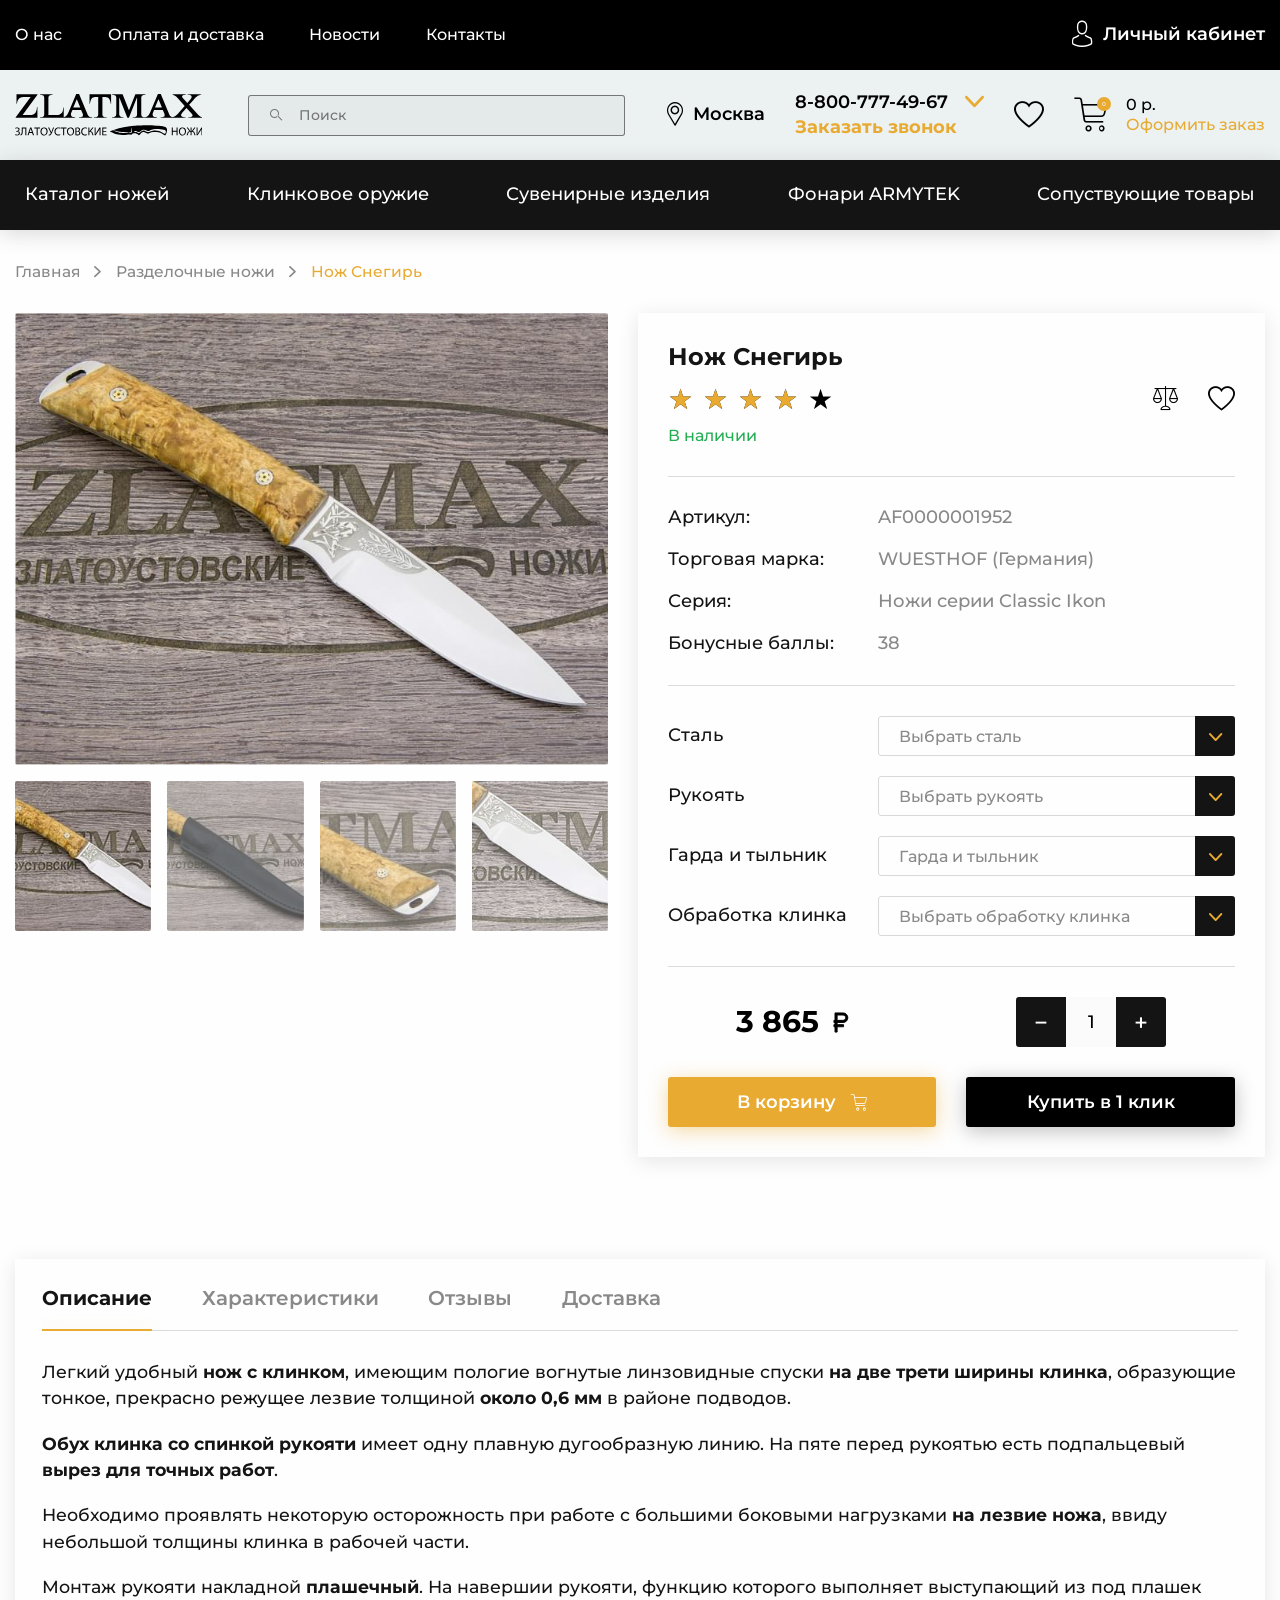
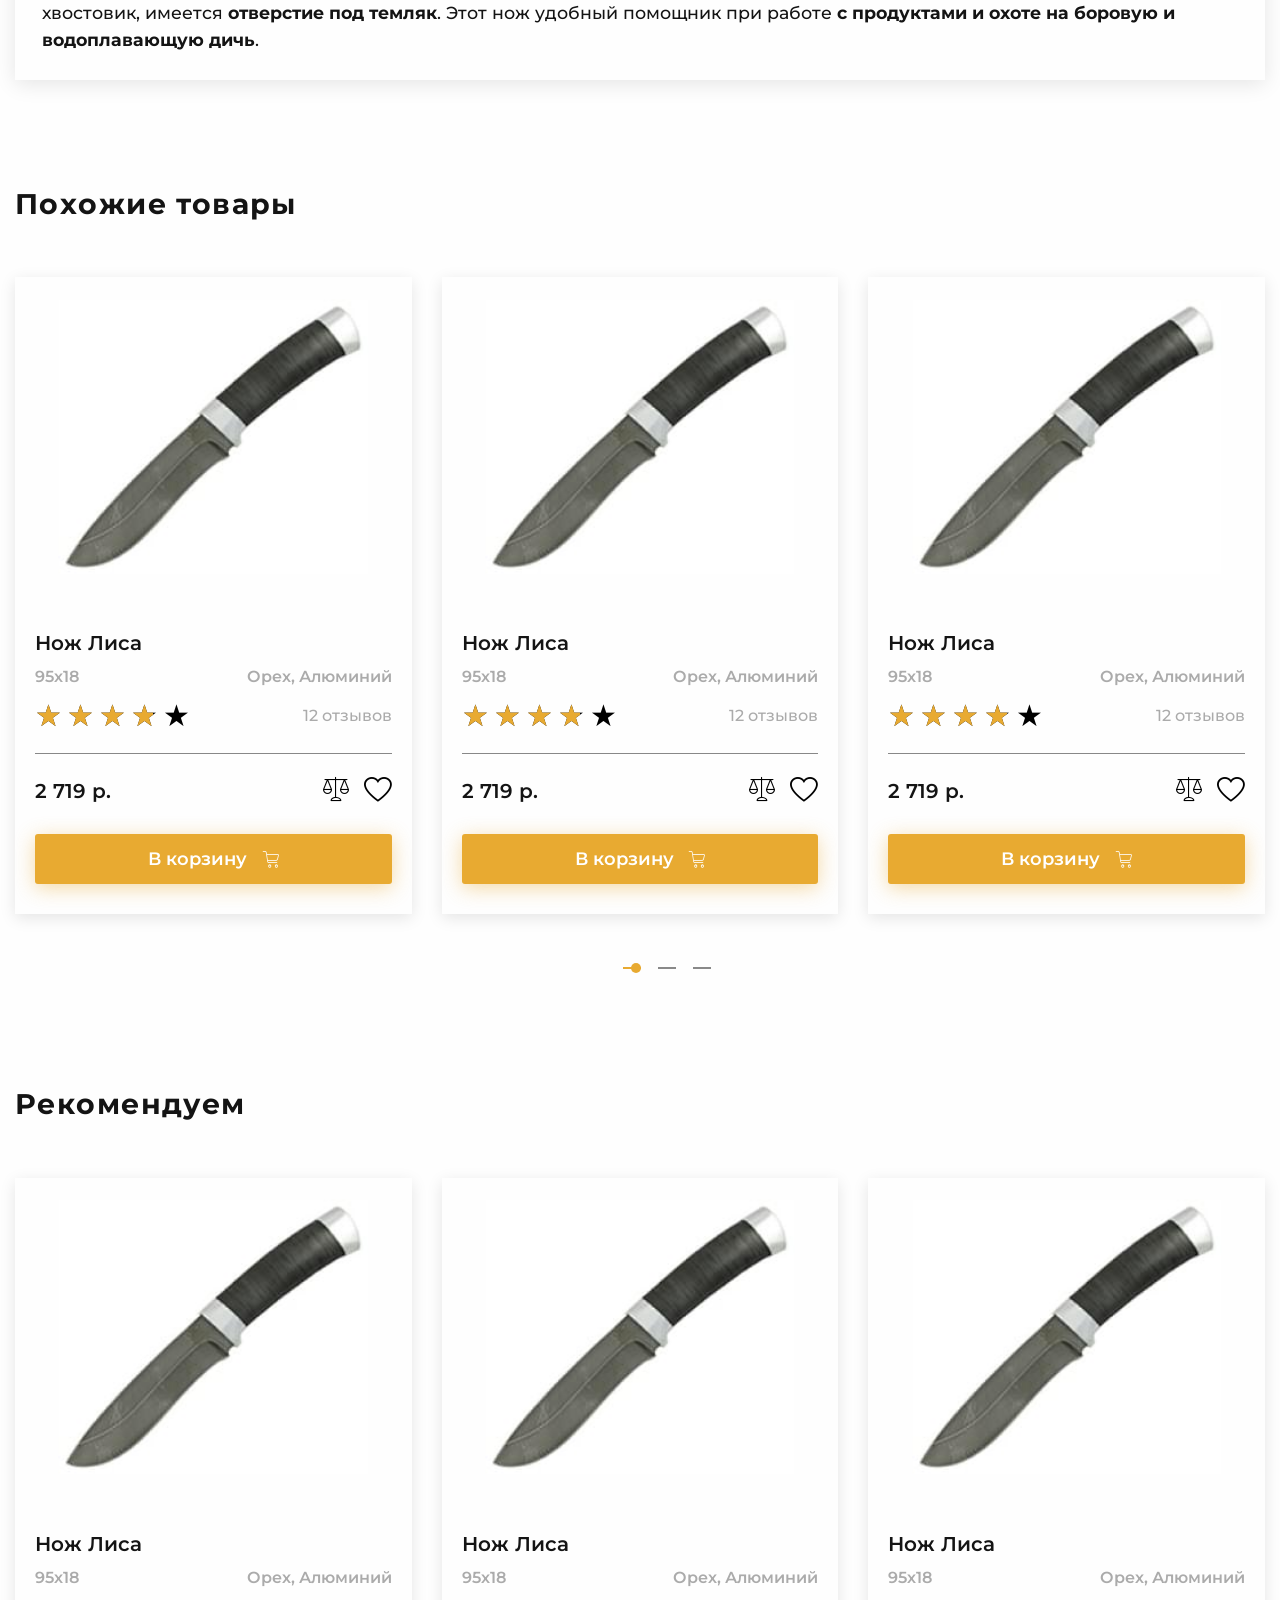
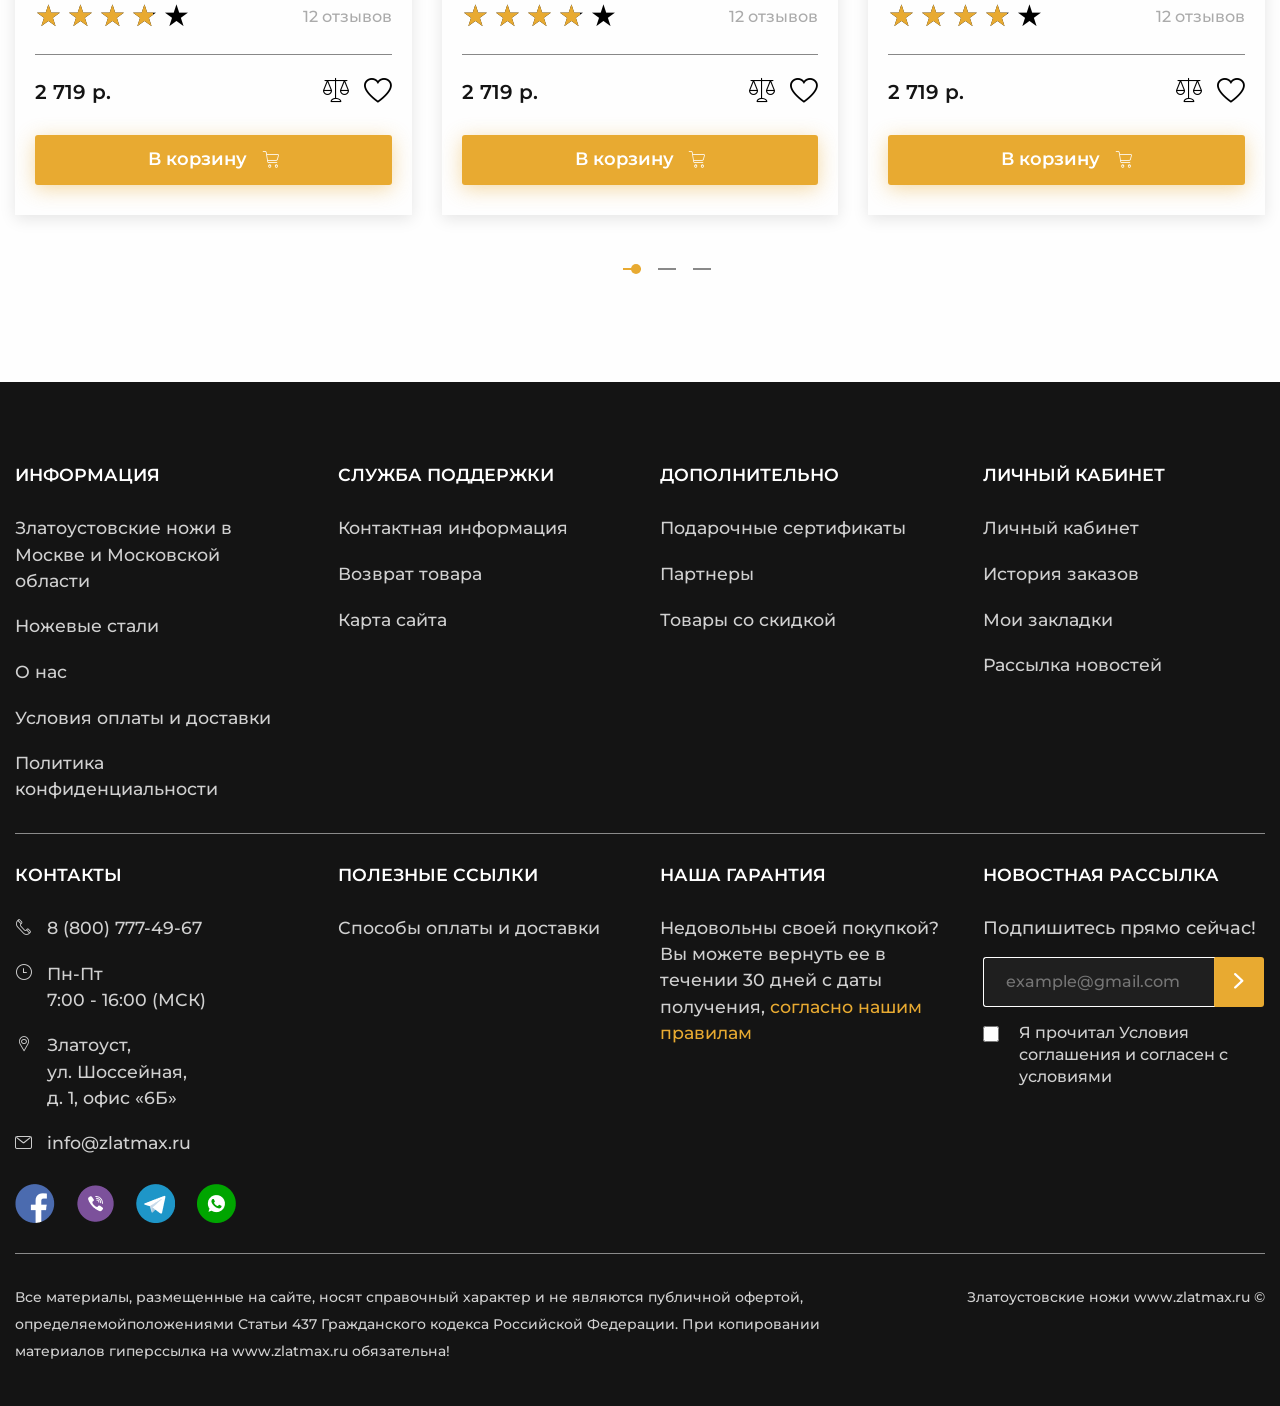
<file: product.html>
<!DOCTYPE html>
<html lang="ru">
<head>
	<meta charset="UTF-8">
	<meta http-equiv="X-UA-Compatible" content="IE=edge">
	<meta name="viewport" content="width=device-width, initial-scale=1.0">
	<link rel="stylesheet" href="css/style.min.css">
	<link rel="apple-touch-icon" sizes="180x180" href="/files/favicon/apple-touch-icon.png">
	<link rel="icon" type="image/png" sizes="32x32" href="/files/favicon/favicon-32x32.png">
	<link rel="icon" type="image/png" sizes="16x16" href="/files/favicon/favicon-16x16.png">
	<link rel="manifest" href="/files/favicon/site.webmanifest">
	<link rel="mask-icon" href="/files/favicon/safari-pinned-tab.svg" color="#5bbad5">
	<link rel="shortcut icon" href="/files/favicon/favicon.ico">
	<meta name="msapplication-TileColor" content="#da532c">
	<meta name="msapplication-config" content="/files/favicon/browserconfig.xml">
	<meta name="theme-color" content="#ffffff">
	<title>Карточка товара</title>
</head>

<body>
	<div class="wrapper">
		<header class="header">
	<div class="header__top top-header">
		<div class="top-header__container">
			<nav data-da="menu,last,991.98" class="top-header__menu menu-top-header">
				<ul class="menu-top-header__list">
					<li hidden class="menu-top-header__item"><a href="" data-catalog
							class="menu-top-header__link menu-top-header__link_catalog icon-arrow-right">Каталог товаров</a>
					</li>
					<li class="menu-top-header__item"><a href="#!" class="menu-top-header__link">О нас</a></li>
					<li class="menu-top-header__item"><a href="#!" class="menu-top-header__link">Оплата и доставка</a></li>
					<li class="menu-top-header__item"><a href="#!" class="menu-top-header__link">Новости</a></li>
					<li class="menu-top-header__item"><a href="#!" class="menu-top-header__link">Контакты</a></li>
				</ul>
			</nav>
			<a href="#!" class="top-header__user icon-user"><span>Личный кабинет</span></a>
			<div class="top-header__menu-icon menu-icon">
				<button class="menu-icon__button icon-menu" type="button"
					aria-label="Показать/скрыть меню"><span></span><span></span><span></span><span></span>
				</button>
			</div>
			<div hidden class="menu"></div>
		</div>
	</div>
	<div class="header__body body-header">
		<div class="body-header__container">
			<a href="#!" class="body-header__logo"><span
					class="body-header__logo-title body-header__logo-title_visually-hidden">Главная страница</span></a>
			<div data-da="catalog-header__container,first,479.98" class="body-header__search">
				<form action="#" class="search-header">
					<button class="search-header__button icon-search" type="button" aria-label="Искать"></button>
					<input data-placeholder class="search-header__input" autocomplete="off" type="text" aria-label="Поиск"
						name="form[]" placeholder="Поиск">
				</form>
			</div>
			<div class="body-header__actions actions-header">
				<a href="#!" class="actions-header__location icon-location">Москва</a>
				<div data-da="top-header__container,0,991.98" class="actions-header__phones phones-header">
					<div data-spollers class="phones-header__items">
						<div class="phones-header__item">
							<a href="tel:8800-7774967" class="phones-header__phone icon-phone"><span>8-800-777-49-67</span></a>
							<button type="button" data-spoller class="phones-header__arrow icon-arrow-down"
								aria-label="Показать/скрыть список"></button>
							<ul class="phones-header__list">
								<li class="phones-header__list-item">
									<a href="tel:88007774968" class="phones-header__phone">8-800-777-49-68</a>
								</li>
								<li class="phones-header__list-item">
									<a href="tel:88007774969" class="phones-header__phone">8-800-777-49-69</a>
								</li>
								<li class="phones-header__list-item">
									<a href="tel:88007774970" class="phones-header__phone">8-800-777-49-70</a>
								</li>
								<li hidden class="phones-header__list-item phones-header__list-item_callback"></li>
							</ul>
						</div>
					</div>
					<button data-da="phones-header__list-item_callback,last,991.98" data-popup-button="1" type="button"
						class="phones-header__callback">Заказать
						звонок</button>
				</div>
				<a href="#!" data-da="top-header__container,1,991.98" class="actions-header__favorite icon-favorite"><span
						class="actions-header__favorite-title actions-header__favorite-title_visually-hidden">Понравившиеся
						товары</span></a>
				<a href="#!" data-da="top-header__container,1,991.98" class="actions-header__cart cart-header">
					<div class="cart-header__icon icon-cart"><span>0</span></div>
					<div class="cart-header__body">
						<div class="cart-header__summ">0 р.</div>
						<div class="icon-cart__link">Оформить заказ</div>
					</div>
				</a>
			</div>
		</div>
	</div>
	<div class="header__catalog catalog-header">
		<div class="catalog-header__container">
			<nav data-da="menu-top-header__link_catalog,last,991.98" class="catalog-header__menu menu-catalog">
				<button hidden type="button" class="menu-catalog__back icon-arrow-left">Назад</button>
				<ul class="menu-catalog__list">
					<li class="menu-catalog__item"><a href="#!" data-menu-parent="1"
							class="menu-catalog__link icon-arrow-right">Каталог
							ножей</a></li>
					<li class="menu-catalog__item"><a href="#!" data-menu-parent="2"
							class="menu-catalog__link icon-arrow-right">Клинковое
							оружие</a></li>
					<li class="menu-catalog__item"><a href="#!" data-menu-parent="3"
							class="menu-catalog__link icon-arrow-right">Сувенирные
							изделия</a></li>
					<li class="menu-catalog__item"><a href="#!" data-menu-parent="4"
							class="menu-catalog__link icon-arrow-right">Фонари ARMYTEK</a>
					</li>
					<li class="menu-catalog__item"><a href="#!" class="menu-catalog__link icon-arrow-right">Сопуствующие
							товары</a></li>
				</ul>
				<div class="menu-catalog__submenu submenu-catalog">
					<button hidden type="button" class="submenu-catalog__back icon-arrow-left">Назад</button>
					<div hidden data-submenu="1" class="submenu-catalog__block">
						<a href="#!" class="submenu-catalog__category">Категория ножей</a>
						<a href="#!" class="submenu-catalog__category">Производство ножей</a>
						<a href="#!" class="submenu-catalog__category">Ножи по маркам стали</a>
						<a href="#!" class="submenu-catalog__category">Заточка и полировка ножей</a>
						<a href="#!" class="submenu-catalog__category">Ножевая мастерская</a>
						<ul class="submenu-catalog__list">
							<li class="submenu-catalog__item"><a href="#!" class="submenu-catalog__link">Разделочные
									ножи
								</a></li>
							<li class="submenu-catalog__item"><a href="#!" class="submenu-catalog__link">Туристические
									ножи</a></li>
							<li class="submenu-catalog__item"><a href="#!" class="submenu-catalog__link">Ножи
									охотничьи</a>
							</li>
							<li class="submenu-catalog__item"><a href="#!" class="submenu-catalog__link">Булатные
									ножи</a>
							</li>
							<li class="submenu-catalog__item"><a href="#!" class="submenu-catalog__link">Ножи из
									дамаска</a></li>
							<li class="submenu-catalog__item"><a href="#!" class="submenu-catalog__link">Тактического
									назначения</a></li>
							<li class="submenu-catalog__item"><a href="#!" class="submenu-catalog__link">Метательные
									ножи</a></li>
							<li class="submenu-catalog__item"><a href="#!" class="submenu-catalog__link">Мачете и
									кукри</a>
							</li>
							<li class="submenu-catalog__item"><a href="#!" class="submenu-catalog__link">Ножи
									кухонные</a>
							</li>
						</ul>
						<ul class="submenu-catalog__list">
							<li class="submenu-catalog__item"><a href="#!" class="submenu-catalog__link">Ножи АИР</a>
							</li>
							<li class="submenu-catalog__item"><a href="#!" class="submenu-catalog__link">Ножи ЗИК</a>
							</li>
							<li class="submenu-catalog__item"><a href="#!" class="submenu-catalog__link">Ножи ЗЗОСС</a>
							</li>
							<li class="submenu-catalog__item"><a href="#!" class="submenu-catalog__link">Ножи
									РОСоружие</a></li>
							<li class="submenu-catalog__item"><a href="#!" class="submenu-catalog__link">Ножи
									Оружейник</a></li>
							<li class="submenu-catalog__item"><a href="#!" class="submenu-catalog__link">Булат Сергея
									Баранова</a></li>
							<li class="submenu-catalog__item"><a href="#!" class="submenu-catalog__link">Булат Андрея
									Умерова</a></li>
							<li class="submenu-catalog__item"><a href="#!" class="submenu-catalog__link">Ножи Златко</a>
							</li>
							<li class="submenu-catalog__item"><a href="#!" class="submenu-catalog__link">Ножи
									Стиль-М</a></li>
							<li class="submenu-catalog__item"><a href="#!" class="submenu-catalog__link">Оружейная
									компания</a></li>
						</ul>
						<ul class="submenu-catalog__list">
							<li class="submenu-catalog__item"><a href="#!" class="submenu-catalog__link">Ножи из стали
									40х102С2М</a></li>
							<li class="submenu-catalog__item"><a href="#!" class="submenu-catalog__link">Ножи из стали
									95х18</a></li>
							<li class="submenu-catalog__item"><a href="#!" class="submenu-catalog__link">Ножи из стали
									100х13м</a></li>
							<li class="submenu-catalog__item"><a href="#!" class="submenu-catalog__link">Ножи из стали
									110х18м-ШД</a></li>
							<li class="submenu-catalog__item"><a href="#!" class="submenu-catalog__link">Ножи из стали
									ЭИ-107 ТЦ</a></li>
							<li class="submenu-catalog__item"><a href="#!" class="submenu-catalog__link">Ножи из стали
									50х14МФ</a></li>
							<li class="submenu-catalog__item"><a href="#!" class="submenu-catalog__link">Ножи из стали
									AUS-8</a></li>
							<li class="submenu-catalog__item"><a href="#!" class="submenu-catalog__link">Ножи из стали
									К340</a></li>
							<li class="submenu-catalog__item"><a href="#!" class="submenu-catalog__link">Ножи из стали
									M390</a></li>
							<li class="submenu-catalog__item"><a href="#!" class="submenu-catalog__link">Ножи из стали
									ЭП-766</a></li>
						</ul>
						<ul class="submenu-catalog__list">
							<li class="submenu-catalog__item"><a href="#!" class="submenu-catalog__link">Паста ГОИ</a>
							</li>
							<li class="submenu-catalog__item"><a href="#!" class="submenu-catalog__link">Алмазная
									паста</a></li>
							<li class="submenu-catalog__item"><a href="#!" class="submenu-catalog__link">Бруски и камни
									для заточки</a></li>
							<li class="submenu-catalog__item"><a href="#!" class="submenu-catalog__link">Заточные
									системы</a></li>
						</ul>
						<ul class="submenu-catalog__list">
							<li class="submenu-catalog__item"><a href="#!" class="submenu-catalog__link">Ножевые
									клинки</a></li>
							<li class="submenu-catalog__item"><a href="#!" class="submenu-catalog__link">Заготовки для
									ножей</a></li>
							<li class="submenu-catalog__item"><a href="#!" class="submenu-catalog__link">Литье для
									ножей</a></li>
							<li class="submenu-catalog__item"><a href="#!" class="submenu-catalog__link">Материалы для
									рукоятей</a></li>
							<li class="submenu-catalog__item"><a href="#!" class="submenu-catalog__link">Уход за
									рукоятиями ножей</a></li>
						</ul>
						<a href="#!" class="submenu-catalog__all">Смотреть все</a>
						<a href="#!" class="submenu-catalog__all">Смотреть все</a>
						<a href="#!" class="submenu-catalog__all">Смотреть все</a>
						<a href="#!" class="submenu-catalog__all">Смотреть все</a>
						<a href="#!" class="submenu-catalog__all">Смотреть все</a>
					</div>
					<div hidden data-submenu="2" class="submenu-catalog__block">
						<a href="#!" class="submenu-catalog__category">Категория ножей</a>
						<a href="#!" class="submenu-catalog__category">Производство ножей</a>
						<a href="#!" class="submenu-catalog__category">Ножи по маркам стали</a>
						<a href="#!" class="submenu-catalog__category">Заточка и полировка ножей</a>
						<ul class="submenu-catalog__list">
							<li class="submenu-catalog__item"><a href="#!" class="submenu-catalog__link">Разделочные
									ножи
								</a></li>
							<li class="submenu-catalog__item"><a href="#!" class="submenu-catalog__link">Туристические
									ножи</a></li>
							<li class="submenu-catalog__item"><a href="#!" class="submenu-catalog__link">Ножи
									охотничьи</a>
							</li>
							<li class="submenu-catalog__item"><a href="#!" class="submenu-catalog__link">Булатные
									ножи</a>
							</li>
							<li class="submenu-catalog__item"><a href="#!" class="submenu-catalog__link">Ножи из
									дамаска</a></li>
							<li class="submenu-catalog__item"><a href="#!" class="submenu-catalog__link">Тактического
									назначения</a></li>
							<li class="submenu-catalog__item"><a href="#!" class="submenu-catalog__link">Метательные
									ножи</a></li>
							<li class="submenu-catalog__item"><a href="#!" class="submenu-catalog__link">Мачете и
									кукри</a>
							</li>
							<li class="submenu-catalog__item"><a href="#!" class="submenu-catalog__link">Ножи
									кухонные</a>
							</li>
						</ul>
						<ul class="submenu-catalog__list">
							<li class="submenu-catalog__item"><a href="#!" class="submenu-catalog__link">Ножи АИР</a>
							</li>
							<li class="submenu-catalog__item"><a href="#!" class="submenu-catalog__link">Ножи ЗИК</a>
							</li>
							<li class="submenu-catalog__item"><a href="#!" class="submenu-catalog__link">Ножи ЗЗОСС</a>
							</li>
							<li class="submenu-catalog__item"><a href="#!" class="submenu-catalog__link">Ножи
									РОСоружие</a></li>
							<li class="submenu-catalog__item"><a href="#!" class="submenu-catalog__link">Ножи
									Оружейник</a></li>
							<li class="submenu-catalog__item"><a href="#!" class="submenu-catalog__link">Булат Сергея
									Баранова</a></li>
							<li class="submenu-catalog__item"><a href="#!" class="submenu-catalog__link">Булат Андрея
									Умерова</a></li>
							<li class="submenu-catalog__item"><a href="#!" class="submenu-catalog__link">Ножи Златко</a>
							</li>
							<li class="submenu-catalog__item"><a href="#!" class="submenu-catalog__link">Ножи
									Стиль-М</a></li>
							<li class="submenu-catalog__item"><a href="#!" class="submenu-catalog__link">Оружейная
									компания</a></li>
						</ul>
						<ul class="submenu-catalog__list">
							<li class="submenu-catalog__item"><a href="#!" class="submenu-catalog__link">Ножи из стали
									40х102С2М</a></li>
							<li class="submenu-catalog__item"><a href="#!" class="submenu-catalog__link">Ножи из стали
									95х18</a></li>
							<li class="submenu-catalog__item"><a href="#!" class="submenu-catalog__link">Ножи из стали
									100х13м</a></li>
							<li class="submenu-catalog__item"><a href="#!" class="submenu-catalog__link">Ножи из стали
									110х18м-ШД</a></li>
							<li class="submenu-catalog__item"><a href="#!" class="submenu-catalog__link">Ножи из стали
									ЭИ-107 ТЦ</a></li>
							<li class="submenu-catalog__item"><a href="#!" class="submenu-catalog__link">Ножи из стали
									50х14МФ</a></li>
							<li class="submenu-catalog__item"><a href="#!" class="submenu-catalog__link">Ножи из стали
									AUS-8</a></li>
							<li class="submenu-catalog__item"><a href="#!" class="submenu-catalog__link">Ножи из стали
									К340</a></li>
							<li class="submenu-catalog__item"><a href="#!" class="submenu-catalog__link">Ножи из стали
									M390</a></li>
							<li class="submenu-catalog__item"><a href="#!" class="submenu-catalog__link">Ножи из стали
									ЭП-766</a></li>
						</ul>
						<ul class="submenu-catalog__list">
							<li class="submenu-catalog__item"><a href="#!" class="submenu-catalog__link">Паста ГОИ</a>
							</li>
							<li class="submenu-catalog__item"><a href="#!" class="submenu-catalog__link">Алмазная
									паста</a></li>
							<li class="submenu-catalog__item"><a href="#!" class="submenu-catalog__link">Бруски и камни
									для заточки</a></li>
							<li class="submenu-catalog__item"><a href="#!" class="submenu-catalog__link">Заточные
									системы</a></li>
						</ul>
						<a href="#!" class="submenu-catalog__all">Смотреть все</a>
						<a href="#!" class="submenu-catalog__all">Смотреть все</a>
						<a href="#!" class="submenu-catalog__all">Смотреть все</a>
						<a href="#!" class="submenu-catalog__all">Смотреть все</a>
					</div>
					<div hidden data-submenu="3" class="submenu-catalog__block">
						<a href="#!" class="submenu-catalog__category">Категория ножей</a>
						<a href="#!" class="submenu-catalog__category">Производство ножей</a>
						<a href="#!" class="submenu-catalog__category">Ножи по маркам стали</a>
						<ul class="submenu-catalog__list">
							<li class="submenu-catalog__item"><a href="#!" class="submenu-catalog__link">Разделочные
									ножи
								</a></li>
							<li class="submenu-catalog__item"><a href="#!" class="submenu-catalog__link">Туристические
									ножи</a></li>
							<li class="submenu-catalog__item"><a href="#!" class="submenu-catalog__link">Ножи
									охотничьи</a>
							</li>
							<li class="submenu-catalog__item"><a href="#!" class="submenu-catalog__link">Булатные
									ножи</a>
							</li>
							<li class="submenu-catalog__item"><a href="#!" class="submenu-catalog__link">Ножи из
									дамаска</a></li>
							<li class="submenu-catalog__item"><a href="#!" class="submenu-catalog__link">Тактического
									назначения</a></li>
							<li class="submenu-catalog__item"><a href="#!" class="submenu-catalog__link">Метательные
									ножи</a></li>
							<li class="submenu-catalog__item"><a href="#!" class="submenu-catalog__link">Мачете и
									кукри</a>
							</li>
							<li class="submenu-catalog__item"><a href="#!" class="submenu-catalog__link">Ножи
									кухонные</a>
							</li>
						</ul>
						<ul class="submenu-catalog__list">
							<li class="submenu-catalog__item"><a href="#!" class="submenu-catalog__link">Ножи АИР</a>
							</li>
							<li class="submenu-catalog__item"><a href="#!" class="submenu-catalog__link">Ножи ЗИК</a>
							</li>
							<li class="submenu-catalog__item"><a href="#!" class="submenu-catalog__link">Ножи ЗЗОСС</a>
							</li>
							<li class="submenu-catalog__item"><a href="#!" class="submenu-catalog__link">Ножи
									РОСоружие</a></li>
							<li class="submenu-catalog__item"><a href="#!" class="submenu-catalog__link">Ножи
									Оружейник</a></li>
							<li class="submenu-catalog__item"><a href="#!" class="submenu-catalog__link">Булат Сергея
									Баранова</a></li>
							<li class="submenu-catalog__item"><a href="#!" class="submenu-catalog__link">Булат Андрея
									Умерова</a></li>
							<li class="submenu-catalog__item"><a href="#!" class="submenu-catalog__link">Ножи Златко</a>
							</li>
							<li class="submenu-catalog__item"><a href="#!" class="submenu-catalog__link">Ножи
									Стиль-М</a></li>
							<li class="submenu-catalog__item"><a href="#!" class="submenu-catalog__link">Оружейная
									компания</a></li>
						</ul>
						<ul class="submenu-catalog__list">
							<li class="submenu-catalog__item"><a href="#!" class="submenu-catalog__link">Ножи из стали
									40х102С2М</a></li>
							<li class="submenu-catalog__item"><a href="#!" class="submenu-catalog__link">Ножи из стали
									95х18</a></li>
							<li class="submenu-catalog__item"><a href="#!" class="submenu-catalog__link">Ножи из стали
									100х13м</a></li>
							<li class="submenu-catalog__item"><a href="#!" class="submenu-catalog__link">Ножи из стали
									110х18м-ШД</a></li>
							<li class="submenu-catalog__item"><a href="#!" class="submenu-catalog__link">Ножи из стали
									ЭИ-107 ТЦ</a></li>
							<li class="submenu-catalog__item"><a href="#!" class="submenu-catalog__link">Ножи из стали
									50х14МФ</a></li>
							<li class="submenu-catalog__item"><a href="#!" class="submenu-catalog__link">Ножи из стали
									AUS-8</a></li>
							<li class="submenu-catalog__item"><a href="#!" class="submenu-catalog__link">Ножи из стали
									К340</a></li>
							<li class="submenu-catalog__item"><a href="#!" class="submenu-catalog__link">Ножи из стали
									M390</a></li>
							<li class="submenu-catalog__item"><a href="#!" class="submenu-catalog__link">Ножи из стали
									ЭП-766</a></li>
						</ul>
						<a href="#!" class="submenu-catalog__all">Смотреть все</a>
						<a href="#!" class="submenu-catalog__all">Смотреть все</a>
						<a href="#!" class="submenu-catalog__all">Смотреть все</a>
					</div>
					<div hidden data-submenu="4" class="submenu-catalog__block">
						<a href="#!" class="submenu-catalog__category">Категория ножей</a>
						<a href="#!" class="submenu-catalog__category">Производство ножей</a>

						<ul class="submenu-catalog__list">
							<li class="submenu-catalog__item"><a href="#!" class="submenu-catalog__link">Разделочные
									ножи
								</a></li>
							<li class="submenu-catalog__item"><a href="#!" class="submenu-catalog__link">Туристические
									ножи</a></li>
							<li class="submenu-catalog__item"><a href="#!" class="submenu-catalog__link">Ножи
									охотничьи</a>
							</li>
							<li class="submenu-catalog__item"><a href="#!" class="submenu-catalog__link">Булатные
									ножи</a>
							</li>
							<li class="submenu-catalog__item"><a href="#!" class="submenu-catalog__link">Ножи из
									дамаска</a></li>
							<li class="submenu-catalog__item"><a href="#!" class="submenu-catalog__link">Тактического
									назначения</a></li>
							<li class="submenu-catalog__item"><a href="#!" class="submenu-catalog__link">Метательные
									ножи</a></li>
							<li class="submenu-catalog__item"><a href="#!" class="submenu-catalog__link">Мачете и
									кукри</a>
							</li>
							<li class="submenu-catalog__item"><a href="#!" class="submenu-catalog__link">Ножи
									кухонные</a>
							</li>
						</ul>
						<ul class="submenu-catalog__list">
							<li class="submenu-catalog__item"><a href="#!" class="submenu-catalog__link">Ножи АИР</a>
							</li>
							<li class="submenu-catalog__item"><a href="#!" class="submenu-catalog__link">Ножи ЗИК</a>
							</li>
							<li class="submenu-catalog__item"><a href="#!" class="submenu-catalog__link">Ножи ЗЗОСС</a>
							</li>
							<li class="submenu-catalog__item"><a href="#!" class="submenu-catalog__link">Ножи
									РОСоружие</a></li>
							<li class="submenu-catalog__item"><a href="#!" class="submenu-catalog__link">Ножи
									Оружейник</a></li>
							<li class="submenu-catalog__item"><a href="#!" class="submenu-catalog__link">Булат Сергея
									Баранова</a></li>
							<li class="submenu-catalog__item"><a href="#!" class="submenu-catalog__link">Булат Андрея
									Умерова</a></li>
							<li class="submenu-catalog__item"><a href="#!" class="submenu-catalog__link">Ножи Златко</a>
							</li>
							<li class="submenu-catalog__item"><a href="#!" class="submenu-catalog__link">Ножи
									Стиль-М</a></li>
							<li class="submenu-catalog__item"><a href="#!" class="submenu-catalog__link">Оружейная
									компания</a></li>
						</ul>
						<a href="#!" class="submenu-catalog__all">Смотреть все</a>
						<a href="#!" class="submenu-catalog__all">Смотреть все</a>
					</div>
				</div>
			</nav>
		</div>
	</div>
</header>
		<main class="page page_inner">
			<div class="page__header">
				<div class="page__container">
					<nav class="page_breadcrumbs breadcrumbs">
						<ul class="breadcrumbs__list">
							<li class="breadcrumbs__item">
								<a href="#!" class="breadcrumbs__link"><span>Главная</span></a>
							</li>
							<li class="breadcrumbs__item">
								<a href="#!" class="breadcrumbs__link"><span>Разделочные ножи</span></a>
							</li>
							<li class="breadcrumbs__item">
								<span class="breadcrumbs__current">Нож Снегирь</span>
							</li>
						</ul>
					</nav>
				</div>
			</div>
			<div class="product">
				<div class="product__container">
					<div class="product__main main-product">
						<div class="main-product__images images-product">
							<div class="images-product__slider">
								<div class="images-product__swiper">
									<div class="images-product__slide-ibg">
										<img src="img/product/01.jpg" alt="Нож">
									</div>
									<div class="images-product__slide-ibg">
										<img src="img/product/02.jpg" alt="Нож">
									</div>
									<div class="images-product__slide-ibg">
										<img src="img/product/03.jpg" alt="Нож">
									</div>
									<div class="images-product__slide-ibg">
										<img src="img/product/04.jpg" alt="Нож">
									</div>
									<div class="images-product__slide-ibg">
										<img src="img/product/05.jpg" alt="Нож">
									</div>
									<div class="images-product__slide-ibg">
										<img src="img/product/06.jpg" alt="Нож">
									</div>
								</div>
							</div>
							<div class="images-product__thumbs thumbs-images">
								<div class="thumbs-images__swiper">
									<div class="thumbs-images__slide">
										<div class="thumbs-images__image-wrap-ibg">
											<img src="img/product/mini-01.jpg" alt="Нож">
										</div>
									</div>
									<div class="thumbs-images__slide">
										<div class="thumbs-images__image-wrap-ibg">
											<img src="img/product/mini-02.jpg" alt="Нож">
										</div>
									</div>
									<div class="thumbs-images__slide">
										<div class="thumbs-images__image-wrap-ibg">
											<img src="img/product/mini-03.jpg" alt="Нож">
										</div>
									</div>
									<div class="thumbs-images__slide">
										<div class="thumbs-images__image-wrap-ibg">
											<img src="img/product/mini-04.jpg" alt="Нож">
										</div>
									</div>
									<div class="thumbs-images__slide">
										<div class="thumbs-images__image-wrap-ibg">
											<img src="img/product/mini-05.jpg" alt="Нож">
										</div>
									</div>
									<div class="thumbs-images__slide">
										<div class="thumbs-images__image-wrap-ibg">
											<img src="img/product/mini-06.jpg" alt="Нож">
										</div>
									</div>
								</div>
							</div>
						</div>
						<div class="main-product__body body-product">
							<div class="body-product__header header-product">
								<div class="header-product__line">
									<h1 class="header-product__title">Нож Снегирь</h1>
								</div>
								<div class="header-product__line">
									<div class="header-product__rating rating">
										<div class="rating__body">
											<div class="rating__active"></div>
											<div class="rating__items">
												<input type="radio" class="rating__item" value="1" name="rating"
													aria-label="rating">
												<input type="radio" class="rating__item" value="2" name="rating"
													aria-label="rating">
												<input type="radio" class="rating__item" value="3" name="rating"
													aria-label="rating">
												<input type="radio" class="rating__item" value="4" name="rating"
													aria-label="rating">
												<input type="radio" class="rating__item" value="5" name="rating"
													aria-label="rating">
											</div>
										</div>
										<div hidden class="rating__value">3.7</div>
									</div>
									<div class="header-product__icons">
										<span data-tooltip="В сравнение"><button type="button"
												class="header-product__button icon-compare"
												aria-label="В сравнение"></button></span>
										<span data-tooltip="В закладки"><button class="header-product__button icon-favorite"
												aria-label="В закладки"></button></span>
									</div>
								</div>
								<div class="header-product__line">
									<div class="header-product__availability">В наличии</div>
								</div>
							</div>
							<div class="body-product__table table-product">
								<div class="table-product__label">Артикул:</div>
								<div class="table-product__value">AF0000001952</div>
								<div class="table-product__label">Торговая марка:</div>
								<div class="table-product__value">WUESTHOF (Германия)</div>
								<div class="table-product__label">Серия:</div>
								<div class="table-product__value">Ножи серии Classic Ikon</div>
								<div class="table-product__label">Бонусные баллы:</div>
								<div class="table-product__value">38</div>
							</div>
							<div class="body-product__options options-product">
								<div class="options-product__label">Сталь</div>
								<div class="options-product__value">
									<div class="options-product__select select-product select">
										<span class="select__label"></span>
										<div class="select__wrapper">
											<select hidden class="select-native" name="form[]">
												<option value="1" selected disabled>Выбрать сталь</option>
												<option value="2">Сталь №1</option>
												<option value="3">Сталь №2</option>
												<option value="4">Сталь №3</option>
											</select>
										</div>
									</div>
								</div>
								<div class="options-product__label">Рукоять</div>
								<div class="options-product__value">
									<div class="options-product__select select-product select">
										<span class="select__label"></span>
										<div class="select__wrapper">
											<select hidden class="select-native" name="form[]">
												<option value="1" selected disabled>Выбрать рукоять</option>
												<option value="2">Рукоять №1</option>
												<option value="3">Рукоять №2</option>
												<option value="4">Рукоять №3</option>
											</select>
										</div>
									</div>
								</div>
								<div class="options-product__label">Гарда и тыльник</div>
								<div class="options-product__value">
									<div class="options-product__select select-product select">
										<span class="select__label"></span>
										<div class="select__wrapper">
											<select hidden class="select-native" name="form[]">
												<option value="1" selected disabled>Гарда и тыльник</option>
												<option value="2">Гарда и тыльник №1</option>
												<option value="3">Гарда и тыльник №2</option>
												<option value="4">Гарда и тыльник №3</option>
											</select>
										</div>
									</div>
								</div>
								<div class="options-product__label">Обработка клинка</div>
								<div class="options-product__value">
									<div class="options-product__select select-product select">
										<span class="select__label"></span>
										<div class="select__wrapper">
											<select hidden class="select-native" name="form[]">
												<option value="1" selected disabled>Выбрать обработку клинка</option>
												<option value="2">Обработка клинка №1</option>
												<option value="3">Обработка клинка №2</option>
												<option value="4">Обработка клинка №3</option>
											</select>
										</div>
									</div>
								</div>
							</div>
							<div class="body-product__actions actions-product">
								<div class="actions-product__row">
									<div class="actions-product__price">3 865</div>
									<div class="actions-product__quantity quantity">
										<button type="button" class="quantity__button quantity__button_minus"
											aria-label="Уменшить количество">−</button>
										<div class="quantity__input">
											<input type="text" autocomplete="off" name="form[]" value="1"
												aria-label="Количество товара">
										</div>
										<button type="button" class="quantity__button quantity__button_plus"
											aria-label="Увеличить количество">+</button>
									</div>
								</div>
								<div class="actions-product__row">
									<div class="actions-product__buttons">
										<button type="button" class="actions-product__cart button"><span
												class="icon-cart"></span>В корзину</button>
										<button type="button" class="actions-product__cart button button_black">Купить в 1
											клик</button>
									</div>
								</div>
							</div>
						</div>
					</div>
					<div data-tabs="991.98,one" class="product__info tabs">
						<div class="tabs__headers">
							<nav class="tabs__navigation">
								<button type="button" class="tabs__title _tab-active">Описание</button>
								<button type="button" class="tabs__title">Характеристики</button>
								<button type="button" class="tabs__title">Отзывы</button>
								<button type="button" class="tabs__title">Доставка</button>
							</nav>
						</div>
						<div class="tabs__content">
							<div class="tabs__body">
								<p>
									Легкий удобный <b>нож с клинком</b>, имеющим пологие вогнутые линзовидные спуски <b>на две
										трети ширины клинка</b>, образующие тонкое,
									прекрасно режущее лезвие толщиной <b>около 0,6 мм</b> в районе подводов.
								</p>
								<p>
									<b>Обух клинка со спинкой рукояти</b> имеет одну плавную дугообразную линию. На пяте перед
									рукоятью
									есть подпальцевый <b>вырез для точных работ</b>.
								</p>
								<p>
									Необходимо проявлять некоторую осторожность при работе с большими боковыми нагрузками <b>на
										лезвие ножа</b>, ввиду небольшой
									толщины клинка
									в рабочей части.
								</p>
								<p>
									Монтаж рукояти накладной <b>плашечный</b>. На навершии рукояти, функцию которого выполняет
									выступающий из под плашек хвостовик,
									имеется <b>отверстие под темляк</b>. Этот нож удобный помощник при работе <b>с продуктами и
										охоте на боровую и водоплавающую дичь</b>.
								</p>
							</div>
							<div class="tabs__body">
								<div class="tabs__characteristics characteristics-tab">
									<div class="characteristics-tab__item">
										<div class="characteristics-tab__header">Технические характеристики</div>
										<div class="characteristics-tab__body">
											<div class="characteristics-tab__property">Общая длина, мм:</div>
											<div class="characteristics-tab__value">227</div>
											<div class="characteristics-tab__property">Длина клинка, мм:</div>
											<div class="characteristics-tab__value">112</div>
											<div class="characteristics-tab__property">Ширина клинка, мм:</div>
											<div class="characteristics-tab__value">24</div>
											<div class="characteristics-tab__property">Толщина обуха, мм:</div>
											<div class="characteristics-tab__value">2.9</div>
										</div>
									</div>
									<div class="characteristics-tab__item">
										<div class="characteristics-tab__header">Используемые материалы</div>
										<div class="characteristics-tab__body">
											<div class="characteristics-tab__property">Сталь:</div>
											<div class="characteristics-tab__value">95Х18</div>
											<div class="characteristics-tab__property">Рукоять:</div>
											<div class="characteristics-tab__value">Накладки карельская береза</div>
										</div>
									</div>
									<div class="characteristics-tab__item">
										<div class="characteristics-tab__header">Производство</div>
										<div class="characteristics-tab__body">
											<div class="characteristics-tab__property">Производство:</div>
											<div class="characteristics-tab__value">АиР</div>
										</div>
									</div>
								</div>
							</div>
							<div class="tabs__body">
								<div class="tabs__comment comment-tab">
									<div class="comment-tab__text">У данного товара нет отзывов. Станьте первым, кто оставил
										отзыв об этом товаре!</div>
									<div class="comment-tab__button button button_black">Написать отзыв</div>
								</div>
							</div>
							<div class="tabs__body">
								<div class="tabs__delivery">
									<div class="delivery-tabs__item tab-selection">
										<div class="tab-selection__label">Ваша страна</div>
										<div class="tab-selection__value">
											<div class="tab-selection_select select-product select-product_delivery select">
												<span class="select__label"></span>
												<div class="select__wrapper">
													<select hidden class="select-native" name="form[]">
														<option value="1">Россия</option>
														<option value="2">Белоруссия</option>
														<option value="3" selected>Казахстан</option>
													</select>
												</div>
											</div>
										</div>
										<div class="tab-selection__label">Ваш город</div>
										<div class="tab-selection__value">
											<div class="tab-selection__select select-product select-product_delivery select">
												<span class="select__label"></span>
												<div class="select__wrapper">
													<select hidden class="select-native" name="form[]">
														<option value="1" selected disabled></option>
														<option value="2">Москва</option>
														<option value="3">Санкт-Петербуг</optрion>
														<option value="4">Екатеринослав</optрion>
													</select>
												</div>
											</div>
										</div>
									</div>
									<div class="delivery-tabs__item tab-info">
										<div class="tab-info__delivery-method">
											<div class="tab-info__logo"><img src="img/product/delivery/russian-post.png" alt="">
											</div>
											<div class="tab-info__name">Почта России</div>
										</div>
										<div class="tab-info__value">
											<div class="tab-info__term">5-8 дней</div>
											<div class="tab-info__price">300</div>
										</div>
									</div>
									<div class="delivery-tabs__item tab-info">
										<div class="tab-info__delivery-method">
											<div class="tab-info__logo"><img src="img/product/delivery/russian-post.png" alt="">
											</div>
											<div class="tab-info__name">Почта России</div>
										</div>
										<div class="tab-info__value">
											<div class="tab-info__term">5-8 дней</div>
											<div class="tab-info__price">300</div>
										</div>
									</div>
								</div>
							</div>
						</div>
					</div>
				</div>
			</div>
			<section class="page__similar-products products-products">
				<div class="products-slider">
	<div class="products-slider__container">
		<div class="products-slider__header">
			<h2 class="products-slider__title">Похожие товары</h2>
			<a href="#!" class="products-slider__more icon-arrow-more">Перейти в каталог</a>
		</div>
		<div class="products-slider__slider">
			<div class="products-slider__swiper">
				<div class="products-slider__slide">
					<article class="product-card">
						<a href="#!" class="product-card__image">
							<span class="product-card__image-wrap-bg-contain">
								<img src="img/product-card/image.jpg" alt="Нож Лиса">
							</span>
						</a>
						<div class="product-card__body">
							<h2 class="product-card__title">
								<a href="#!" class="product-card__link-title">Нож Лиса</a>
							</h2>
							<div class="product-card__info info-product-card">
								<div class="info-product-card__size">95х18</div>
								<div class="info-product-card__materials">Орех, Алюминий</div>
							</div>
							<div class="product-card__rating rating">
								<div class="rating__body">
									<div class="rating__active"></div>
									<div class="rating__items">
										<input type="radio" class="rating__item" value="1" name="rating" aria-label="rating">
										<input type="radio" class="rating__item" value="2" name="rating" aria-label="rating">
										<input type="radio" class="rating__item" value="3" name="rating" aria-label="rating">
										<input type="radio" class="rating__item" value="4" name="rating" aria-label="rating">
										<input type="radio" class="rating__item" value="5" name="rating" aria-label="rating">
									</div>
								</div>
								<div hidden class="rating__value">3.7</div>
								<div class="rating__info">12 отзывов</div>
							</div>
							<div class="product-card__footer">
								<div class="product-card__price">2 719 р.</div>
								<a href="#!" class="product-card__compare icon-compare"></a>
								<a href="#!" class="product-card__favorite icon-favorite"></a>
							</div>
							<button type="button" class="product-card__cart button"><span class="icon-cart"></span>В
								корзину</button>
						</div>
					</article>
				</div>
				<div class="products-slider__slide">
					<article class="product-card">
						<a href="#!" class="product-card__image">
							<span class="product-card__image-wrap-bg-contain">
								<img src="img/product-card/image.jpg" alt="Нож Лиса">
							</span>
						</a>
						<div class="product-card__body">
							<h2 class="product-card__title">
								<a href="#!" class="product-card__link-title">Нож Лиса</a>
							</h2>
							<div class="product-card__info info-product-card">
								<div class="info-product-card__size">95х18</div>
								<div class="info-product-card__materials">Орех, Алюминий</div>
							</div>
							<div class="product-card__rating rating">
								<div class="rating__body">
									<div class="rating__active"></div>
									<div class="rating__items">
										<input type="radio" class="rating__item" value="1" name="rating" aria-label="rating">
										<input type="radio" class="rating__item" value="2" name="rating" aria-label="rating">
										<input type="radio" class="rating__item" value="3" name="rating" aria-label="rating">
										<input type="radio" class="rating__item" value="4" name="rating" aria-label="rating">
										<input type="radio" class="rating__item" value="5" name="rating" aria-label="rating">
									</div>
								</div>
								<div hidden class="rating__value">3.7</div>
								<div class="rating__info">12 отзывов</div>
							</div>
							<div class="product-card__footer">
								<div class="product-card__price">2 719 р.</div>
								<a href="#!" class="product-card__compare icon-compare"></a>
								<a href="#!" class="product-card__favorite icon-favorite"></a>
							</div>
							<button type="button" class="product-card__cart button"><span class="icon-cart"></span>В
								корзину</button>
						</div>
					</article>
				</div>
				<div class="products-slider__slide">
					<article class="product-card">
						<a href="#!" class="product-card__image">
							<span class="product-card__image-wrap-bg-contain">
								<img src="img/product-card/image.jpg" alt="Нож Лиса">
							</span>
						</a>
						<div class="product-card__body">
							<h2 class="product-card__title">
								<a href="#!" class="product-card__link-title">Нож Лиса</a>
							</h2>
							<div class="product-card__info info-product-card">
								<div class="info-product-card__size">95х18</div>
								<div class="info-product-card__materials">Орех, Алюминий</div>
							</div>
							<div class="product-card__rating rating">
								<div class="rating__body">
									<div class="rating__active"></div>
									<div class="rating__items">
										<input type="radio" class="rating__item" value="1" name="rating" aria-label="rating">
										<input type="radio" class="rating__item" value="2" name="rating" aria-label="rating">
										<input type="radio" class="rating__item" value="3" name="rating" aria-label="rating">
										<input type="radio" class="rating__item" value="4" name="rating" aria-label="rating">
										<input type="radio" class="rating__item" value="5" name="rating" aria-label="rating">
									</div>
								</div>
								<div hidden class="rating__value">3.7</div>
								<div class="rating__info">12 отзывов</div>
							</div>
							<div class="product-card__footer">
								<div class="product-card__price">2 719 р.</div>
								<a href="#!" class="product-card__compare icon-compare"></a>
								<a href="#!" class="product-card__favorite icon-favorite"></a>
							</div>
							<button type="button" class="product-card__cart button"><span class="icon-cart"></span>В
								корзину</button>
						</div>
					</article>
				</div>
				<div class="products-slider__slide">
					<article class="product-card">
						<a href="#!" class="product-card__image">
							<span class="product-card__image-wrap-bg-contain">
								<img src="img/product-card/image.jpg" alt="Нож Лиса">
							</span>
						</a>
						<div class="product-card__body">
							<h2 class="product-card__title">
								<a href="#!" class="product-card__link-title">Нож Лиса</a>
							</h2>
							<div class="product-card__info info-product-card">
								<div class="info-product-card__size">95х18</div>
								<div class="info-product-card__materials">Орех, Алюминий</div>
							</div>
							<div class="product-card__rating rating">
								<div class="rating__body">
									<div class="rating__active"></div>
									<div class="rating__items">
										<input type="radio" class="rating__item" value="1" name="rating" aria-label="rating">
										<input type="radio" class="rating__item" value="2" name="rating" aria-label="rating">
										<input type="radio" class="rating__item" value="3" name="rating" aria-label="rating">
										<input type="radio" class="rating__item" value="4" name="rating" aria-label="rating">
										<input type="radio" class="rating__item" value="5" name="rating" aria-label="rating">
									</div>
								</div>
								<div hidden class="rating__value">3.7</div>
								<div class="rating__info">12 отзывов</div>
							</div>
							<div class="product-card__footer">
								<div class="product-card__price">2 719 р.</div>
								<a href="#!" class="product-card__compare icon-compare"></a>
								<a href="#!" class="product-card__favorite icon-favorite"></a>
							</div>
							<button type="button" class="product-card__cart button"><span class="icon-cart"></span>В
								корзину</button>
						</div>
					</article>
				</div>
				<div class="products-slider__slide">
					<article class="product-card">
						<a href="#!" class="product-card__image">
							<span class="product-card__image-wrap-bg-contain">
								<img src="img/product-card/image.jpg" alt="Нож Лиса">
							</span>
						</a>
						<div class="product-card__body">
							<h2 class="product-card__title">
								<a href="#!" class="product-card__link-title">Нож Лиса</a>
							</h2>
							<div class="product-card__info info-product-card">
								<div class="info-product-card__size">95х18</div>
								<div class="info-product-card__materials">Орех, Алюминий</div>
							</div>
							<div class="product-card__rating rating">
								<div class="rating__body">
									<div class="rating__active"></div>
									<div class="rating__items">
										<input type="radio" class="rating__item" value="1" name="rating" aria-label="rating">
										<input type="radio" class="rating__item" value="2" name="rating" aria-label="rating">
										<input type="radio" class="rating__item" value="3" name="rating" aria-label="rating">
										<input type="radio" class="rating__item" value="4" name="rating" aria-label="rating">
										<input type="radio" class="rating__item" value="5" name="rating" aria-label="rating">
									</div>
								</div>
								<div hidden class="rating__value">3.7</div>
								<div class="rating__info">12 отзывов</div>
							</div>
							<div class="product-card__footer">
								<div class="product-card__price">2 719 р.</div>
								<a href="#!" class="product-card__compare icon-compare"></a>
								<a href="#!" class="product-card__favorite icon-favorite"></a>
							</div>
							<button type="button" class="product-card__cart button"><span class="icon-cart"></span>В
								корзину</button>
						</div>
					</article>
				</div>
				<div class="products-slider__slide">
					<article class="product-card">
						<a href="#!" class="product-card__image">
							<span class="product-card__image-wrap-bg-contain">
								<img src="img/product-card/image.jpg" alt="Нож Лиса">
							</span>
						</a>
						<div class="product-card__body">
							<h2 class="product-card__title">
								<a href="#!" class="product-card__link-title">Нож Лиса</a>
							</h2>
							<div class="product-card__info info-product-card">
								<div class="info-product-card__size">95х18</div>
								<div class="info-product-card__materials">Орех, Алюминий</div>
							</div>
							<div class="product-card__rating rating">
								<div class="rating__body">
									<div class="rating__active"></div>
									<div class="rating__items">
										<input type="radio" class="rating__item" value="1" name="rating" aria-label="rating">
										<input type="radio" class="rating__item" value="2" name="rating" aria-label="rating">
										<input type="radio" class="rating__item" value="3" name="rating" aria-label="rating">
										<input type="radio" class="rating__item" value="4" name="rating" aria-label="rating">
										<input type="radio" class="rating__item" value="5" name="rating" aria-label="rating">
									</div>
								</div>
								<div hidden class="rating__value">3.7</div>
								<div class="rating__info">12 отзывов</div>
							</div>
							<div class="product-card__footer">
								<div class="product-card__price">2 719 р.</div>
								<a href="#!" class="product-card__compare icon-compare"></a>
								<a href="#!" class="product-card__favorite icon-favorite"></a>
							</div>
							<button type="button" class="product-card__cart button"><span class="icon-cart"></span>В
								корзину</button>
						</div>
					</article>
				</div>
				<div class="products-slider__slide">
					<article class="product-card">
						<a href="#!" class="product-card__image">
							<span class="product-card__image-wrap-bg-contain">
								<img src="img/product-card/image.jpg" alt="Нож Лиса">
							</span>
						</a>
						<div class="product-card__body">
							<h2 class="product-card__title">
								<a href="#!" class="product-card__link-title">Нож Лиса</a>
							</h2>
							<div class="product-card__info info-product-card">
								<div class="info-product-card__size">95х18</div>
								<div class="info-product-card__materials">Орех, Алюминий</div>
							</div>
							<div class="product-card__rating rating">
								<div class="rating__body">
									<div class="rating__active"></div>
									<div class="rating__items">
										<input type="radio" class="rating__item" value="1" name="rating" aria-label="rating">
										<input type="radio" class="rating__item" value="2" name="rating" aria-label="rating">
										<input type="radio" class="rating__item" value="3" name="rating" aria-label="rating">
										<input type="radio" class="rating__item" value="4" name="rating" aria-label="rating">
										<input type="radio" class="rating__item" value="5" name="rating" aria-label="rating">
									</div>
								</div>
								<div hidden class="rating__value">3.7</div>
								<div class="rating__info">12 отзывов</div>
							</div>
							<div class="product-card__footer">
								<div class="product-card__price">2 719 р.</div>
								<a href="#!" class="product-card__compare icon-compare"></a>
								<a href="#!" class="product-card__favorite icon-favorite"></a>
							</div>
							<button type="button" class="product-card__cart button"><span class="icon-cart"></span>В
								корзину</button>
						</div>
					</article>
				</div>
				<div class="products-slider__slide">
					<article class="product-card">
						<a href="#!" class="product-card__image">
							<span class="product-card__image-wrap-bg-contain">
								<img src="img/product-card/image.jpg" alt="Нож Лиса">
							</span>
						</a>
						<div class="product-card__body">
							<h2 class="product-card__title">
								<a href="#!" class="product-card__link-title">Нож Лиса</a>
							</h2>
							<div class="product-card__info info-product-card">
								<div class="info-product-card__size">95х18</div>
								<div class="info-product-card__materials">Орех, Алюминий</div>
							</div>
							<div class="product-card__rating rating">
								<div class="rating__body">
									<div class="rating__active"></div>
									<div class="rating__items">
										<input type="radio" class="rating__item" value="1" name="rating" aria-label="rating">
										<input type="radio" class="rating__item" value="2" name="rating" aria-label="rating">
										<input type="radio" class="rating__item" value="3" name="rating" aria-label="rating">
										<input type="radio" class="rating__item" value="4" name="rating" aria-label="rating">
										<input type="radio" class="rating__item" value="5" name="rating" aria-label="rating">
									</div>
								</div>
								<div hidden class="rating__value">3.7</div>
								<div class="rating__info">12 отзывов</div>
							</div>
							<div class="product-card__footer">
								<div class="product-card__price">2 719 р.</div>
								<a href="#!" class="product-card__compare icon-compare"></a>
								<a href="#!" class="product-card__favorite icon-favorite"></a>
							</div>
							<button type="button" class="product-card__cart button"><span class="icon-cart"></span>В
								корзину</button>
						</div>
					</article>
				</div>
				<div class="products-slider__slide">
					<article class="product-card">
						<a href="#!" class="product-card__image">
							<span class="product-card__image-wrap-bg-contain">
								<img src="img/product-card/image.jpg" alt="Нож Лиса">
							</span>
						</a>
						<div class="product-card__body">
							<h2 class="product-card__title">
								<a href="#!" class="product-card__link-title">Нож Лиса</a>
							</h2>
							<div class="product-card__info info-product-card">
								<div class="info-product-card__size">95х18</div>
								<div class="info-product-card__materials">Орех, Алюминий</div>
							</div>
							<div class="product-card__rating rating">
								<div class="rating__body">
									<div class="rating__active"></div>
									<div class="rating__items">
										<input type="radio" class="rating__item" value="1" name="rating" aria-label="rating">
										<input type="radio" class="rating__item" value="2" name="rating" aria-label="rating">
										<input type="radio" class="rating__item" value="3" name="rating" aria-label="rating">
										<input type="radio" class="rating__item" value="4" name="rating" aria-label="rating">
										<input type="radio" class="rating__item" value="5" name="rating" aria-label="rating">
									</div>
								</div>
								<div hidden class="rating__value">3.7</div>
								<div class="rating__info">12 отзывов</div>
							</div>
							<div class="product-card__footer">
								<div class="product-card__price">2 719 р.</div>
								<a href="#!" class="product-card__compare icon-compare"></a>
								<a href="#!" class="product-card__favorite icon-favorite"></a>
							</div>
							<button type="button" class="product-card__cart button"><span class="icon-cart"></span>В
								корзину</button>
						</div>
					</article>
				</div>
				<div class="products-slider__slide">
					<article class="product-card">
						<a href="#!" class="product-card__image">
							<span class="product-card__image-wrap-bg-contain">
								<img src="img/product-card/image.jpg" alt="Нож Лиса">
							</span>
						</a>
						<div class="product-card__body">
							<h2 class="product-card__title">
								<a href="#!" class="product-card__link-title">Нож Лиса</a>
							</h2>
							<div class="product-card__info info-product-card">
								<div class="info-product-card__size">95х18</div>
								<div class="info-product-card__materials">Орех, Алюминий</div>
							</div>
							<div class="product-card__rating rating">
								<div class="rating__body">
									<div class="rating__active"></div>
									<div class="rating__items">
										<input type="radio" class="rating__item" value="1" name="rating" aria-label="rating">
										<input type="radio" class="rating__item" value="2" name="rating" aria-label="rating">
										<input type="radio" class="rating__item" value="3" name="rating" aria-label="rating">
										<input type="radio" class="rating__item" value="4" name="rating" aria-label="rating">
										<input type="radio" class="rating__item" value="5" name="rating" aria-label="rating">
									</div>
								</div>
								<div hidden class="rating__value">3.7</div>
								<div class="rating__info">12 отзывов</div>
							</div>
							<div class="product-card__footer">
								<div class="product-card__price">2 719 р.</div>
								<a href="#!" class="product-card__compare icon-compare"></a>
								<a href="#!" class="product-card__favorite icon-favorite"></a>
							</div>
							<button type="button" class="product-card__cart button"><span class="icon-cart"></span>В
								корзину</button>
						</div>
					</article>
				</div>
				<div class="products-slider__slide">
					<article class="product-card">
						<a href="#!" class="product-card__image">
							<span class="product-card__image-wrap-bg-contain">
								<img src="img/product-card/image.jpg" alt="Нож Лиса">
							</span>
						</a>
						<div class="product-card__body">
							<h2 class="product-card__title">
								<a href="#!" class="product-card__link-title">Нож Лиса</a>
							</h2>
							<div class="product-card__info info-product-card">
								<div class="info-product-card__size">95х18</div>
								<div class="info-product-card__materials">Орех, Алюминий</div>
							</div>
							<div class="product-card__rating rating">
								<div class="rating__body">
									<div class="rating__active"></div>
									<div class="rating__items">
										<input type="radio" class="rating__item" value="1" name="rating" aria-label="rating">
										<input type="radio" class="rating__item" value="2" name="rating" aria-label="rating">
										<input type="radio" class="rating__item" value="3" name="rating" aria-label="rating">
										<input type="radio" class="rating__item" value="4" name="rating" aria-label="rating">
										<input type="radio" class="rating__item" value="5" name="rating" aria-label="rating">
									</div>
								</div>
								<div hidden class="rating__value">3.7</div>
								<div class="rating__info">12 отзывов</div>
							</div>
							<div class="product-card__footer">
								<div class="product-card__price">2 719 р.</div>
								<a href="#!" class="product-card__compare icon-compare"></a>
								<a href="#!" class="product-card__favorite icon-favorite"></a>
							</div>
							<button type="button" class="product-card__cart button"><span class="icon-cart"></span>В
								корзину</button>
						</div>
					</article>
				</div>
				<div class="products-slider__slide">
					<article class="product-card">
						<a href="#!" class="product-card__image">
							<span class="product-card__image-wrap-bg-contain">
								<img src="img/product-card/image.jpg" alt="Нож Лиса">
							</span>
						</a>
						<div class="product-card__body">
							<h2 class="product-card__title">
								<a href="#!" class="product-card__link-title">Нож Лиса</a>
							</h2>
							<div class="product-card__info info-product-card">
								<div class="info-product-card__size">95х18</div>
								<div class="info-product-card__materials">Орех, Алюминий</div>
							</div>
							<div class="product-card__rating rating">
								<div class="rating__body">
									<div class="rating__active"></div>
									<div class="rating__items">
										<input type="radio" class="rating__item" value="1" name="rating" aria-label="rating">
										<input type="radio" class="rating__item" value="2" name="rating" aria-label="rating">
										<input type="radio" class="rating__item" value="3" name="rating" aria-label="rating">
										<input type="radio" class="rating__item" value="4" name="rating" aria-label="rating">
										<input type="radio" class="rating__item" value="5" name="rating" aria-label="rating">
									</div>
								</div>
								<div hidden class="rating__value">3.7</div>
								<div class="rating__info">12 отзывов</div>
							</div>
							<div class="product-card__footer">
								<div class="product-card__price">2 719 р.</div>
								<a href="#!" class="product-card__compare icon-compare"></a>
								<a href="#!" class="product-card__favorite icon-favorite"></a>
							</div>
							<button type="button" class="product-card__cart button"><span class="icon-cart"></span>В
								корзину</button>
						</div>
					</article>
				</div>
			</div>
			<div class="products-slider__dots slider-dotts"></div>
		</div>
	</div>
</div>
			</section>
			<section class="page__recommended-products recommended-products">
				<div class="products-slider">
	<div class="products-slider__container">
		<div class="products-slider__header">
			<h2 class="products-slider__title">Рекомендуем</h2>
			<a href="#!" class="products-slider__more icon-arrow-more">Перейти в каталог</a>
		</div>
		<div class="products-slider__slider">
			<div class="products-slider__swiper">
				<div class="products-slider__slide">
					<article class="product-card">
						<a href="#!" class="product-card__image">
							<span class="product-card__image-wrap-bg-contain">
								<img src="img/product-card/image.jpg" alt="Нож Лиса">
							</span>
						</a>
						<div class="product-card__body">
							<h2 class="product-card__title">
								<a href="#!" class="product-card__link-title">Нож Лиса</a>
							</h2>
							<div class="product-card__info info-product-card">
								<div class="info-product-card__size">95х18</div>
								<div class="info-product-card__materials">Орех, Алюминий</div>
							</div>
							<div class="product-card__rating rating">
								<div class="rating__body">
									<div class="rating__active"></div>
									<div class="rating__items">
										<input type="radio" class="rating__item" value="1" name="rating" aria-label="rating">
										<input type="radio" class="rating__item" value="2" name="rating" aria-label="rating">
										<input type="radio" class="rating__item" value="3" name="rating" aria-label="rating">
										<input type="radio" class="rating__item" value="4" name="rating" aria-label="rating">
										<input type="radio" class="rating__item" value="5" name="rating" aria-label="rating">
									</div>
								</div>
								<div hidden class="rating__value">3.7</div>
								<div class="rating__info">12 отзывов</div>
							</div>
							<div class="product-card__footer">
								<div class="product-card__price">2 719 р.</div>
								<a href="#!" class="product-card__compare icon-compare"></a>
								<a href="#!" class="product-card__favorite icon-favorite"></a>
							</div>
							<button type="button" class="product-card__cart button"><span class="icon-cart"></span>В
								корзину</button>
						</div>
					</article>
				</div>
				<div class="products-slider__slide">
					<article class="product-card">
						<a href="#!" class="product-card__image">
							<span class="product-card__image-wrap-bg-contain">
								<img src="img/product-card/image.jpg" alt="Нож Лиса">
							</span>
						</a>
						<div class="product-card__body">
							<h2 class="product-card__title">
								<a href="#!" class="product-card__link-title">Нож Лиса</a>
							</h2>
							<div class="product-card__info info-product-card">
								<div class="info-product-card__size">95х18</div>
								<div class="info-product-card__materials">Орех, Алюминий</div>
							</div>
							<div class="product-card__rating rating">
								<div class="rating__body">
									<div class="rating__active"></div>
									<div class="rating__items">
										<input type="radio" class="rating__item" value="1" name="rating" aria-label="rating">
										<input type="radio" class="rating__item" value="2" name="rating" aria-label="rating">
										<input type="radio" class="rating__item" value="3" name="rating" aria-label="rating">
										<input type="radio" class="rating__item" value="4" name="rating" aria-label="rating">
										<input type="radio" class="rating__item" value="5" name="rating" aria-label="rating">
									</div>
								</div>
								<div hidden class="rating__value">3.7</div>
								<div class="rating__info">12 отзывов</div>
							</div>
							<div class="product-card__footer">
								<div class="product-card__price">2 719 р.</div>
								<a href="#!" class="product-card__compare icon-compare"></a>
								<a href="#!" class="product-card__favorite icon-favorite"></a>
							</div>
							<button type="button" class="product-card__cart button"><span class="icon-cart"></span>В
								корзину</button>
						</div>
					</article>
				</div>
				<div class="products-slider__slide">
					<article class="product-card">
						<a href="#!" class="product-card__image">
							<span class="product-card__image-wrap-bg-contain">
								<img src="img/product-card/image.jpg" alt="Нож Лиса">
							</span>
						</a>
						<div class="product-card__body">
							<h2 class="product-card__title">
								<a href="#!" class="product-card__link-title">Нож Лиса</a>
							</h2>
							<div class="product-card__info info-product-card">
								<div class="info-product-card__size">95х18</div>
								<div class="info-product-card__materials">Орех, Алюминий</div>
							</div>
							<div class="product-card__rating rating">
								<div class="rating__body">
									<div class="rating__active"></div>
									<div class="rating__items">
										<input type="radio" class="rating__item" value="1" name="rating" aria-label="rating">
										<input type="radio" class="rating__item" value="2" name="rating" aria-label="rating">
										<input type="radio" class="rating__item" value="3" name="rating" aria-label="rating">
										<input type="radio" class="rating__item" value="4" name="rating" aria-label="rating">
										<input type="radio" class="rating__item" value="5" name="rating" aria-label="rating">
									</div>
								</div>
								<div hidden class="rating__value">3.7</div>
								<div class="rating__info">12 отзывов</div>
							</div>
							<div class="product-card__footer">
								<div class="product-card__price">2 719 р.</div>
								<a href="#!" class="product-card__compare icon-compare"></a>
								<a href="#!" class="product-card__favorite icon-favorite"></a>
							</div>
							<button type="button" class="product-card__cart button"><span class="icon-cart"></span>В
								корзину</button>
						</div>
					</article>
				</div>
				<div class="products-slider__slide">
					<article class="product-card">
						<a href="#!" class="product-card__image">
							<span class="product-card__image-wrap-bg-contain">
								<img src="img/product-card/image.jpg" alt="Нож Лиса">
							</span>
						</a>
						<div class="product-card__body">
							<h2 class="product-card__title">
								<a href="#!" class="product-card__link-title">Нож Лиса</a>
							</h2>
							<div class="product-card__info info-product-card">
								<div class="info-product-card__size">95х18</div>
								<div class="info-product-card__materials">Орех, Алюминий</div>
							</div>
							<div class="product-card__rating rating">
								<div class="rating__body">
									<div class="rating__active"></div>
									<div class="rating__items">
										<input type="radio" class="rating__item" value="1" name="rating" aria-label="rating">
										<input type="radio" class="rating__item" value="2" name="rating" aria-label="rating">
										<input type="radio" class="rating__item" value="3" name="rating" aria-label="rating">
										<input type="radio" class="rating__item" value="4" name="rating" aria-label="rating">
										<input type="radio" class="rating__item" value="5" name="rating" aria-label="rating">
									</div>
								</div>
								<div hidden class="rating__value">3.7</div>
								<div class="rating__info">12 отзывов</div>
							</div>
							<div class="product-card__footer">
								<div class="product-card__price">2 719 р.</div>
								<a href="#!" class="product-card__compare icon-compare"></a>
								<a href="#!" class="product-card__favorite icon-favorite"></a>
							</div>
							<button type="button" class="product-card__cart button"><span class="icon-cart"></span>В
								корзину</button>
						</div>
					</article>
				</div>
				<div class="products-slider__slide">
					<article class="product-card">
						<a href="#!" class="product-card__image">
							<span class="product-card__image-wrap-bg-contain">
								<img src="img/product-card/image.jpg" alt="Нож Лиса">
							</span>
						</a>
						<div class="product-card__body">
							<h2 class="product-card__title">
								<a href="#!" class="product-card__link-title">Нож Лиса</a>
							</h2>
							<div class="product-card__info info-product-card">
								<div class="info-product-card__size">95х18</div>
								<div class="info-product-card__materials">Орех, Алюминий</div>
							</div>
							<div class="product-card__rating rating">
								<div class="rating__body">
									<div class="rating__active"></div>
									<div class="rating__items">
										<input type="radio" class="rating__item" value="1" name="rating" aria-label="rating">
										<input type="radio" class="rating__item" value="2" name="rating" aria-label="rating">
										<input type="radio" class="rating__item" value="3" name="rating" aria-label="rating">
										<input type="radio" class="rating__item" value="4" name="rating" aria-label="rating">
										<input type="radio" class="rating__item" value="5" name="rating" aria-label="rating">
									</div>
								</div>
								<div hidden class="rating__value">3.7</div>
								<div class="rating__info">12 отзывов</div>
							</div>
							<div class="product-card__footer">
								<div class="product-card__price">2 719 р.</div>
								<a href="#!" class="product-card__compare icon-compare"></a>
								<a href="#!" class="product-card__favorite icon-favorite"></a>
							</div>
							<button type="button" class="product-card__cart button"><span class="icon-cart"></span>В
								корзину</button>
						</div>
					</article>
				</div>
				<div class="products-slider__slide">
					<article class="product-card">
						<a href="#!" class="product-card__image">
							<span class="product-card__image-wrap-bg-contain">
								<img src="img/product-card/image.jpg" alt="Нож Лиса">
							</span>
						</a>
						<div class="product-card__body">
							<h2 class="product-card__title">
								<a href="#!" class="product-card__link-title">Нож Лиса</a>
							</h2>
							<div class="product-card__info info-product-card">
								<div class="info-product-card__size">95х18</div>
								<div class="info-product-card__materials">Орех, Алюминий</div>
							</div>
							<div class="product-card__rating rating">
								<div class="rating__body">
									<div class="rating__active"></div>
									<div class="rating__items">
										<input type="radio" class="rating__item" value="1" name="rating" aria-label="rating">
										<input type="radio" class="rating__item" value="2" name="rating" aria-label="rating">
										<input type="radio" class="rating__item" value="3" name="rating" aria-label="rating">
										<input type="radio" class="rating__item" value="4" name="rating" aria-label="rating">
										<input type="radio" class="rating__item" value="5" name="rating" aria-label="rating">
									</div>
								</div>
								<div hidden class="rating__value">3.7</div>
								<div class="rating__info">12 отзывов</div>
							</div>
							<div class="product-card__footer">
								<div class="product-card__price">2 719 р.</div>
								<a href="#!" class="product-card__compare icon-compare"></a>
								<a href="#!" class="product-card__favorite icon-favorite"></a>
							</div>
							<button type="button" class="product-card__cart button"><span class="icon-cart"></span>В
								корзину</button>
						</div>
					</article>
				</div>
				<div class="products-slider__slide">
					<article class="product-card">
						<a href="#!" class="product-card__image">
							<span class="product-card__image-wrap-bg-contain">
								<img src="img/product-card/image.jpg" alt="Нож Лиса">
							</span>
						</a>
						<div class="product-card__body">
							<h2 class="product-card__title">
								<a href="#!" class="product-card__link-title">Нож Лиса</a>
							</h2>
							<div class="product-card__info info-product-card">
								<div class="info-product-card__size">95х18</div>
								<div class="info-product-card__materials">Орех, Алюминий</div>
							</div>
							<div class="product-card__rating rating">
								<div class="rating__body">
									<div class="rating__active"></div>
									<div class="rating__items">
										<input type="radio" class="rating__item" value="1" name="rating" aria-label="rating">
										<input type="radio" class="rating__item" value="2" name="rating" aria-label="rating">
										<input type="radio" class="rating__item" value="3" name="rating" aria-label="rating">
										<input type="radio" class="rating__item" value="4" name="rating" aria-label="rating">
										<input type="radio" class="rating__item" value="5" name="rating" aria-label="rating">
									</div>
								</div>
								<div hidden class="rating__value">3.7</div>
								<div class="rating__info">12 отзывов</div>
							</div>
							<div class="product-card__footer">
								<div class="product-card__price">2 719 р.</div>
								<a href="#!" class="product-card__compare icon-compare"></a>
								<a href="#!" class="product-card__favorite icon-favorite"></a>
							</div>
							<button type="button" class="product-card__cart button"><span class="icon-cart"></span>В
								корзину</button>
						</div>
					</article>
				</div>
				<div class="products-slider__slide">
					<article class="product-card">
						<a href="#!" class="product-card__image">
							<span class="product-card__image-wrap-bg-contain">
								<img src="img/product-card/image.jpg" alt="Нож Лиса">
							</span>
						</a>
						<div class="product-card__body">
							<h2 class="product-card__title">
								<a href="#!" class="product-card__link-title">Нож Лиса</a>
							</h2>
							<div class="product-card__info info-product-card">
								<div class="info-product-card__size">95х18</div>
								<div class="info-product-card__materials">Орех, Алюминий</div>
							</div>
							<div class="product-card__rating rating">
								<div class="rating__body">
									<div class="rating__active"></div>
									<div class="rating__items">
										<input type="radio" class="rating__item" value="1" name="rating" aria-label="rating">
										<input type="radio" class="rating__item" value="2" name="rating" aria-label="rating">
										<input type="radio" class="rating__item" value="3" name="rating" aria-label="rating">
										<input type="radio" class="rating__item" value="4" name="rating" aria-label="rating">
										<input type="radio" class="rating__item" value="5" name="rating" aria-label="rating">
									</div>
								</div>
								<div hidden class="rating__value">3.7</div>
								<div class="rating__info">12 отзывов</div>
							</div>
							<div class="product-card__footer">
								<div class="product-card__price">2 719 р.</div>
								<a href="#!" class="product-card__compare icon-compare"></a>
								<a href="#!" class="product-card__favorite icon-favorite"></a>
							</div>
							<button type="button" class="product-card__cart button"><span class="icon-cart"></span>В
								корзину</button>
						</div>
					</article>
				</div>
				<div class="products-slider__slide">
					<article class="product-card">
						<a href="#!" class="product-card__image">
							<span class="product-card__image-wrap-bg-contain">
								<img src="img/product-card/image.jpg" alt="Нож Лиса">
							</span>
						</a>
						<div class="product-card__body">
							<h2 class="product-card__title">
								<a href="#!" class="product-card__link-title">Нож Лиса</a>
							</h2>
							<div class="product-card__info info-product-card">
								<div class="info-product-card__size">95х18</div>
								<div class="info-product-card__materials">Орех, Алюминий</div>
							</div>
							<div class="product-card__rating rating">
								<div class="rating__body">
									<div class="rating__active"></div>
									<div class="rating__items">
										<input type="radio" class="rating__item" value="1" name="rating" aria-label="rating">
										<input type="radio" class="rating__item" value="2" name="rating" aria-label="rating">
										<input type="radio" class="rating__item" value="3" name="rating" aria-label="rating">
										<input type="radio" class="rating__item" value="4" name="rating" aria-label="rating">
										<input type="radio" class="rating__item" value="5" name="rating" aria-label="rating">
									</div>
								</div>
								<div hidden class="rating__value">3.7</div>
								<div class="rating__info">12 отзывов</div>
							</div>
							<div class="product-card__footer">
								<div class="product-card__price">2 719 р.</div>
								<a href="#!" class="product-card__compare icon-compare"></a>
								<a href="#!" class="product-card__favorite icon-favorite"></a>
							</div>
							<button type="button" class="product-card__cart button"><span class="icon-cart"></span>В
								корзину</button>
						</div>
					</article>
				</div>
				<div class="products-slider__slide">
					<article class="product-card">
						<a href="#!" class="product-card__image">
							<span class="product-card__image-wrap-bg-contain">
								<img src="img/product-card/image.jpg" alt="Нож Лиса">
							</span>
						</a>
						<div class="product-card__body">
							<h2 class="product-card__title">
								<a href="#!" class="product-card__link-title">Нож Лиса</a>
							</h2>
							<div class="product-card__info info-product-card">
								<div class="info-product-card__size">95х18</div>
								<div class="info-product-card__materials">Орех, Алюминий</div>
							</div>
							<div class="product-card__rating rating">
								<div class="rating__body">
									<div class="rating__active"></div>
									<div class="rating__items">
										<input type="radio" class="rating__item" value="1" name="rating" aria-label="rating">
										<input type="radio" class="rating__item" value="2" name="rating" aria-label="rating">
										<input type="radio" class="rating__item" value="3" name="rating" aria-label="rating">
										<input type="radio" class="rating__item" value="4" name="rating" aria-label="rating">
										<input type="radio" class="rating__item" value="5" name="rating" aria-label="rating">
									</div>
								</div>
								<div hidden class="rating__value">3.7</div>
								<div class="rating__info">12 отзывов</div>
							</div>
							<div class="product-card__footer">
								<div class="product-card__price">2 719 р.</div>
								<a href="#!" class="product-card__compare icon-compare"></a>
								<a href="#!" class="product-card__favorite icon-favorite"></a>
							</div>
							<button type="button" class="product-card__cart button"><span class="icon-cart"></span>В
								корзину</button>
						</div>
					</article>
				</div>
				<div class="products-slider__slide">
					<article class="product-card">
						<a href="#!" class="product-card__image">
							<span class="product-card__image-wrap-bg-contain">
								<img src="img/product-card/image.jpg" alt="Нож Лиса">
							</span>
						</a>
						<div class="product-card__body">
							<h2 class="product-card__title">
								<a href="#!" class="product-card__link-title">Нож Лиса</a>
							</h2>
							<div class="product-card__info info-product-card">
								<div class="info-product-card__size">95х18</div>
								<div class="info-product-card__materials">Орех, Алюминий</div>
							</div>
							<div class="product-card__rating rating">
								<div class="rating__body">
									<div class="rating__active"></div>
									<div class="rating__items">
										<input type="radio" class="rating__item" value="1" name="rating" aria-label="rating">
										<input type="radio" class="rating__item" value="2" name="rating" aria-label="rating">
										<input type="radio" class="rating__item" value="3" name="rating" aria-label="rating">
										<input type="radio" class="rating__item" value="4" name="rating" aria-label="rating">
										<input type="radio" class="rating__item" value="5" name="rating" aria-label="rating">
									</div>
								</div>
								<div hidden class="rating__value">3.7</div>
								<div class="rating__info">12 отзывов</div>
							</div>
							<div class="product-card__footer">
								<div class="product-card__price">2 719 р.</div>
								<a href="#!" class="product-card__compare icon-compare"></a>
								<a href="#!" class="product-card__favorite icon-favorite"></a>
							</div>
							<button type="button" class="product-card__cart button"><span class="icon-cart"></span>В
								корзину</button>
						</div>
					</article>
				</div>
				<div class="products-slider__slide">
					<article class="product-card">
						<a href="#!" class="product-card__image">
							<span class="product-card__image-wrap-bg-contain">
								<img src="img/product-card/image.jpg" alt="Нож Лиса">
							</span>
						</a>
						<div class="product-card__body">
							<h2 class="product-card__title">
								<a href="#!" class="product-card__link-title">Нож Лиса</a>
							</h2>
							<div class="product-card__info info-product-card">
								<div class="info-product-card__size">95х18</div>
								<div class="info-product-card__materials">Орех, Алюминий</div>
							</div>
							<div class="product-card__rating rating">
								<div class="rating__body">
									<div class="rating__active"></div>
									<div class="rating__items">
										<input type="radio" class="rating__item" value="1" name="rating" aria-label="rating">
										<input type="radio" class="rating__item" value="2" name="rating" aria-label="rating">
										<input type="radio" class="rating__item" value="3" name="rating" aria-label="rating">
										<input type="radio" class="rating__item" value="4" name="rating" aria-label="rating">
										<input type="radio" class="rating__item" value="5" name="rating" aria-label="rating">
									</div>
								</div>
								<div hidden class="rating__value">3.7</div>
								<div class="rating__info">12 отзывов</div>
							</div>
							<div class="product-card__footer">
								<div class="product-card__price">2 719 р.</div>
								<a href="#!" class="product-card__compare icon-compare"></a>
								<a href="#!" class="product-card__favorite icon-favorite"></a>
							</div>
							<button type="button" class="product-card__cart button"><span class="icon-cart"></span>В
								корзину</button>
						</div>
					</article>
				</div>
			</div>
			<div class="products-slider__dots slider-dotts"></div>
		</div>
	</div>
</div>
			</section>
		</main>
		<footer class="footer">
	<section class="footer__body body-footer">
		<div class="body-footer__container">
			<div class="body-footer__row">
				<div class="body-footer__item item-footer">
					<div data-spollers="767.98,max" class="item-footer__spoller spoller-item-footer">
						<div class="spoller-item-footer__item">
							<button data-spoller type="button" class="spoller-item-footer__title">ИНФОРМАЦИЯ</button>
							<div class="spoller-item-footer__body">
								<nav class="menu-footer">
									<ul class="menu-footer__list">
										<li class="menu-footer__item">
											<a href="#!" class="menu-footer__link">Златоустовские ножи в Москве и Московской
												области</a>
										</li>
										<li class="menu-footer__item">
											<a href="#!" class="menu-footer__link">Ножевые стали</a>
										</li>
										<li class="menu-footer__item">
											<a href="#!" class="menu-footer__link">О нас</a>
										</li>
										<li class="menu-footer__item">
											<a href="#!" class="menu-footer__link">Условия оплаты и доставки</a>
										</li>
										<li class="menu-footer__item">
											<a href="#!" class="menu-footer__link">Политика конфиденциальности</a>
										</li>
									</ul>
								</nav>
							</div>
						</div>
					</div>
				</div>
				<div class="body-footer__item item-footer">
					<div data-spollers="767.98,max" class="item-footer__spoller spoller-item-footer">
						<div class="spoller-item-footer__item">
							<button data-spoller type="button" class="spoller-item-footer__title">СЛУЖБА ПОДДЕРЖКИ</button>
							<div class="spoller-item-footer__body">
								<nav class="menu-footer">
									<ul class="menu-footer__list">
										<li class="menu-footer__item">
											<a href="#!" class="menu-footer__link">Контактная информация</a>
										</li>
										<li class="menu-footer__item">
											<a href="#!" class="menu-footer__link">Возврат товара</a>
										</li>
										<li class="menu-footer__item">
											<a href="#!" class="menu-footer__link">Карта сайта</a>
										</li>
									</ul>
								</nav>
							</div>
						</div>
					</div>
				</div>
				<div class="body-footer__item item-footer">
					<div data-spollers="767.98,max" class="item-footer__spoller spoller-item-footer">
						<div class="spoller-item-footer__item">
							<button data-spoller type="button" class="spoller-item-footer__title">ДОПОЛНИТЕЛЬНО</button>
							<div class="spoller-item-footer__body">
								<nav class="menu-footer">
									<ul class="menu-footer__list">
										<li class="menu-footer__item">
											<a href="#!" class="menu-footer__link">Подарочные сертификаты</a>
										</li>
										<li class="menu-footer__item">
											<a href="#!" class="menu-footer__link">Партнеры</a>
										</li>
										<li class="menu-footer__item">
											<a href="#!" class="menu-footer__link">Товары со скидкой</a>
										</li>
									</ul>
								</nav>
							</div>
						</div>
					</div>
				</div>
				<div class="body-footer__item item-footer">
					<div data-spollers="767.98,max" class="item-footer__spoller spoller-item-footer">
						<div class="spoller-item-footer__item">
							<button data-spoller type="button" class="spoller-item-footer__title">ЛИЧНЫЙ КАБИНЕТ</button>
							<div class="spoller-item-footer__body">
								<nav class="menu-footer">
									<ul class="menu-footer__list">
										<li class="menu-footer__item">
											<a href="#!" class="menu-footer__link">Личный кабинет</a>
										</li>
										<li class="menu-footer__item">
											<a href="#!" class="menu-footer__link">История заказов</a>
										</li>
										<li class="menu-footer__item">
											<a href="#!" class="menu-footer__link">Мои закладки</a>
										</li>
										<li class="menu-footer__item">
											<a href="#!" class="menu-footer__link">Рассылка новостей</a>
										</li>
									</ul>
								</nav>
							</div>
						</div>
					</div>
				</div>
			</div>
			<div class="body-footer__row">
				<div class="body-footer__item item-footer">
					<div data-spollers="767.98,max" class="item-footer__spoller spoller-item-footer">
						<div class="spoller-item-footer__item">
							<button data-spoller type="button" class="spoller-item-footer__title">КОНТАКТЫ</button>
							<div class="spoller-item-footer__body">
								<nav class="menu-footer">
									<ul class="menu-footer__list">
										<li class="menu-footer__item icon-phone">
											<a href="tel:88007774967" class="menu-footer__link">8 (800) 777-49-67</a>
										</li>
										<li class="menu-footer__item icon-clock">
											<span>
												<p>Пн-Пт</p>
												<p>7:00 - 16:00 (МСК)</p>
											</span>
										</li>
										<li class="menu-footer__item icon-location">
											<span>
												<p>Златоуст,</p>
												<p>ул. Шоссейная,</p>
												<p>д. 1, офис «6Б»</p>
											</span>
										</li>
										<li class="menu-footer__item icon-email">
											<a href="mailto:info@zlatmax.ru" class="menu-footer__link">info@zlatmax.ru</a>
										</li>
									</ul>
								</nav>
								<ul class="social-footer">
									<li class="social-footer__item">
										<a href="#!" class="social-footer__link"><img src="img/icons/social/facebook.png"
												alt="facebook"></a>
									</li>
									<li class="social-footer__item">
										<a href="#!" class="social-footer__link"><img src="img/icons/social/viber.png"
												alt="viber"></a>
									</li>
									<li class="social-footer__item">
										<a href="#!" class="social-footer__link"><img src="img/icons/social/telegram.png"
												alt="telegram"></a>
									</li>
									<li class="social-footer__item">
										<a href="#!" class="social-footer__link"><img src="img/icons/social/whatsapp.png"
												alt="whatsapp.png" alt="whatsapp"></a>
									</li>
								</ul>
							</div>
						</div>
					</div>
				</div>
				<div class="body-footer__item item-footer">
					<div data-spollers="767.98,max" class="item-footer__spoller spoller-item-footer">
						<div class="spoller-item-footer__item">
							<button data-spoller type="button" class="spoller-item-footer__title">ПОЛЕЗНЫЕ ССЫЛКИ</button>
							<div class="spoller-item-footer__body">
								<nav class="menu-footer">
									<ul class="menu-footer__list">
										<li class="menu-footer__item">
											<a href="#!" class="menu-footer__link">Способы оплаты и доставки</a>
										</li>
									</ul>
								</nav>
							</div>
						</div>
					</div>
				</div>
				<div class="body-footer__item item-footer">
					<div data-spollers="767.98,max" class="item-footer__spoller spoller-item-footer">
						<div class="spoller-item-footer__item">
							<button data-spoller type="button" class="spoller-item-footer__title">НАША ГАРАНТИЯ</button>
							<div class="spoller-item-footer__body">
								<div class="menu-footer__text">
									<p>Недовольны своей покупкой?</p>
									<p>Вы можете вернуть ее в течении 30 дней с даты получения, <a href="#!"
											class="menu-footer__link-text">согласно нашим правилам</a></p>
								</div>
							</div>
						</div>
					</div>
				</div>
				<div class="body-footer__item item-footer">
					<div data-spollers="767.98,max" class="item-footer__spoller spoller-item-footer">
						<div class="spoller-item-footer__item">
							<button data-spoller type="button" class="spoller-item-footer__title">НОВОСТНАЯ РАССЫЛКА</button>
							<form action="#" class="spoller-item-footer__body footer-subscribe">
								<label for="subscribe-input" class="footer-subscribe__label">Подпишитесь прямо сейчас!</label>
								<div class="footer-subscribe__line">
									<input id="subscribe-input" class="footer-subscribe__input" type="text" autocomplete="off"
										name="form[]" placeholder="example@gmail.com" data-placeholder data-error="Неверный email"
										data-required="email">
									<button type="submit" class="footer-subscribe__button icon-arrow-more"
										aria-label="Отправить"></button>
								</div>
								<div class="footer-subscribe__line-checkbox">
									<input type="checkbox" id="subscribe-checkbox" class="footer-subscribe__checkbox"
										name="agreement" data-error="Вы должны принять условия" data-required="checkbox">
									<label for="subscribe-checkbox" class="footer-subscribe__label-checkbox">Я прочитал <a
											href="#!">Условия соглашения</a> и
										согласен с условиями</label>
								</div>
							</form>
						</div>
					</div>
				</div>
			</div>
			<div class="body-footer__bottom">
				<div class="body-footer__rules">Все материалы, размещенные на сайте, носят справочный характер и не являются
					публичной офертой, определяемойположениями Статьи 437 Гражданского кодекса Российской Федерации.
					При копировании материалов гиперссылка на www.zlatmax.ru обязательна!</div>
				<div class="body-footer__copy">Златоустовские ножи <span>www.zlatmax.ru ©</span></div>
			</div>
		</div>
	</section>
</footer>
		<div class="popup__body" aria-hidden="true">
	<div data-popup-window="1" class="popup__window">
		<button type="button" name="close" aria-label="Закрыть" class="close-css"></button>
		<p>Форма заказа обратного звонка</p>
	</div>
</div>
	</div>
	<script src="js/app.min.js"></script>
</body>

</html>
</file>
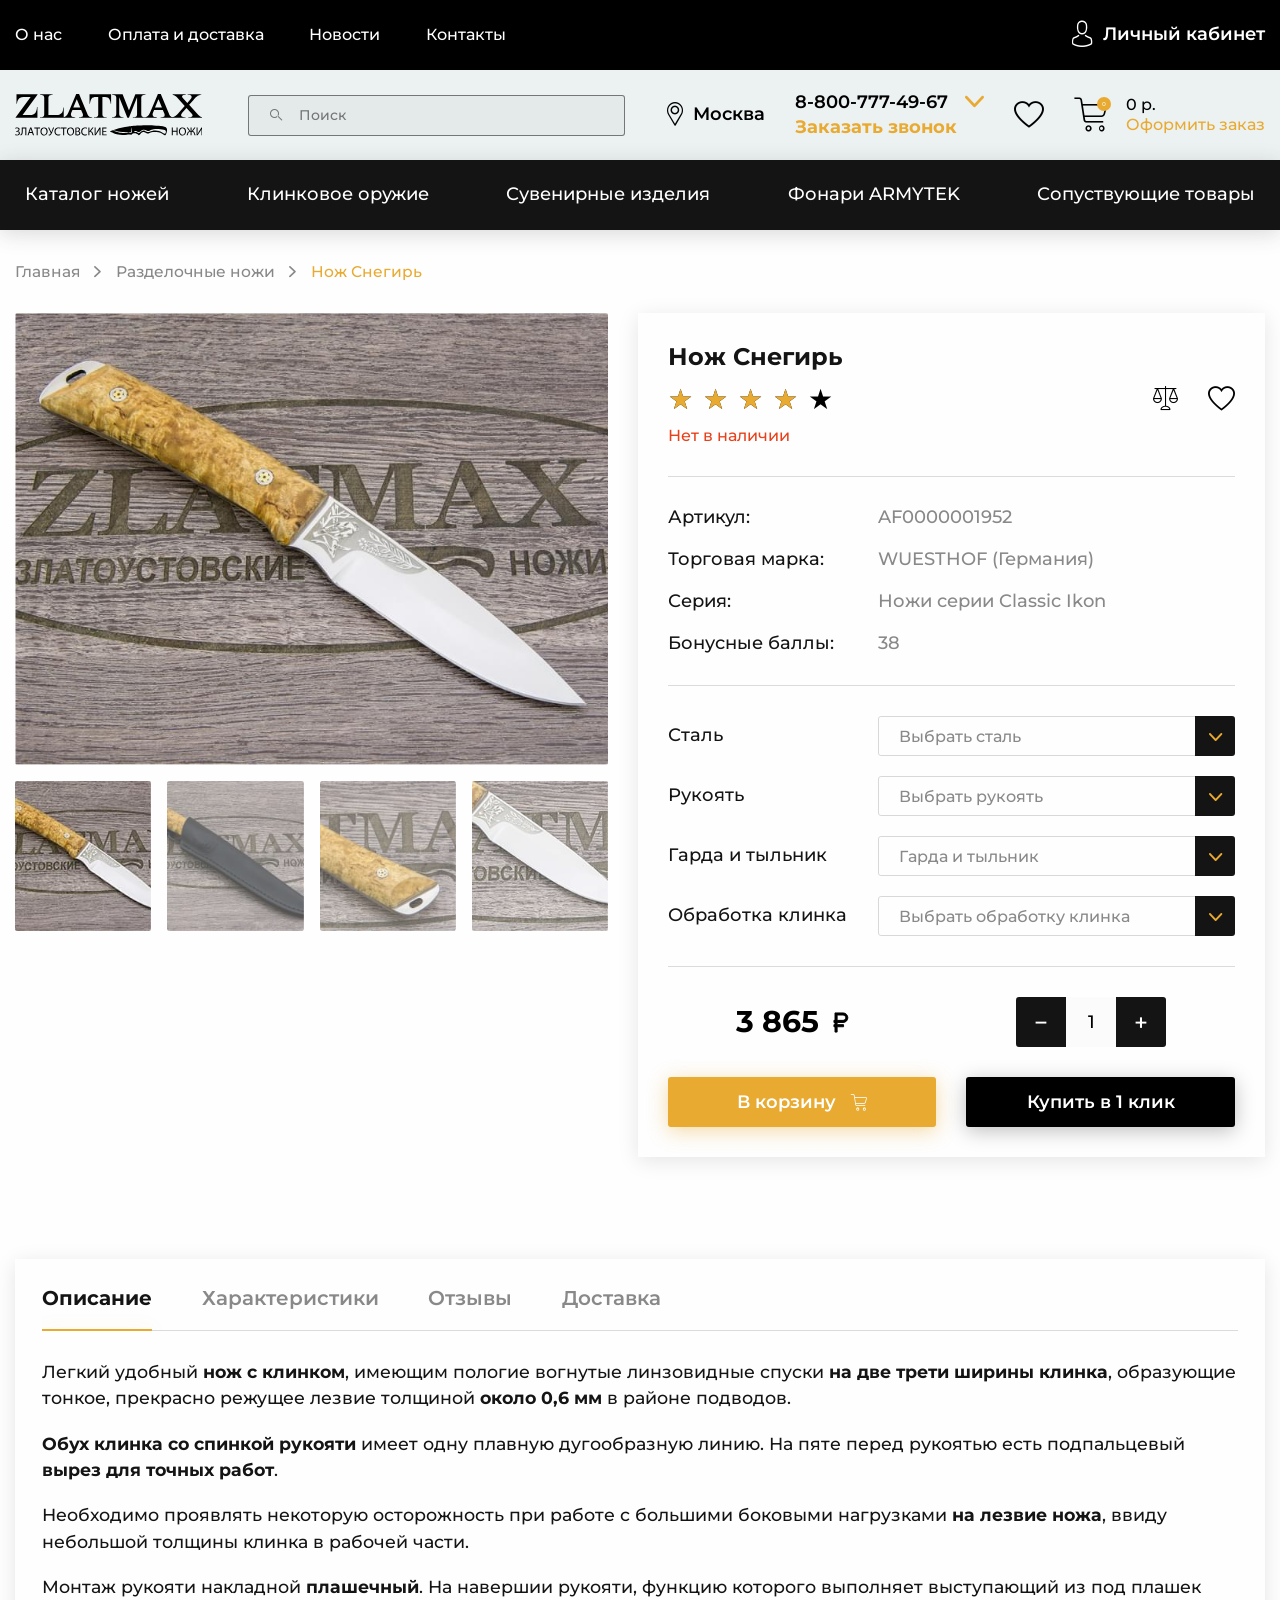
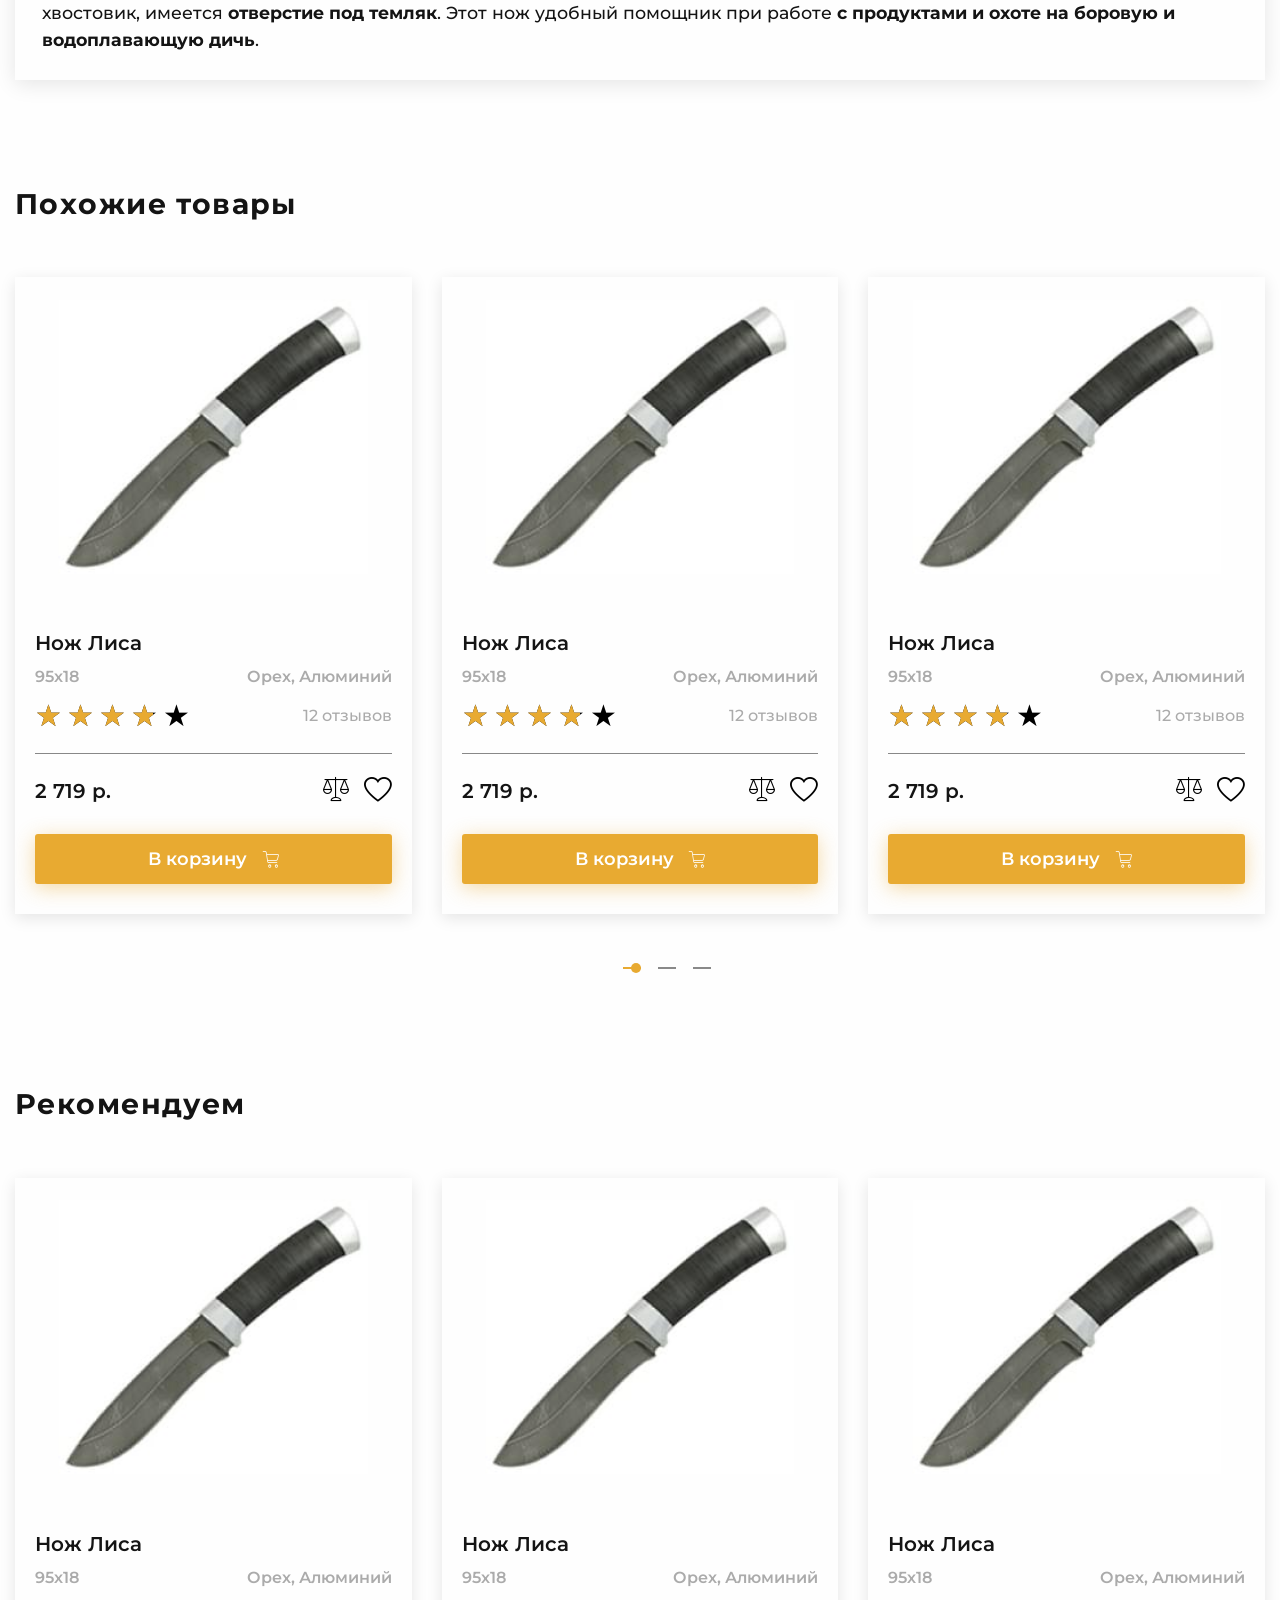
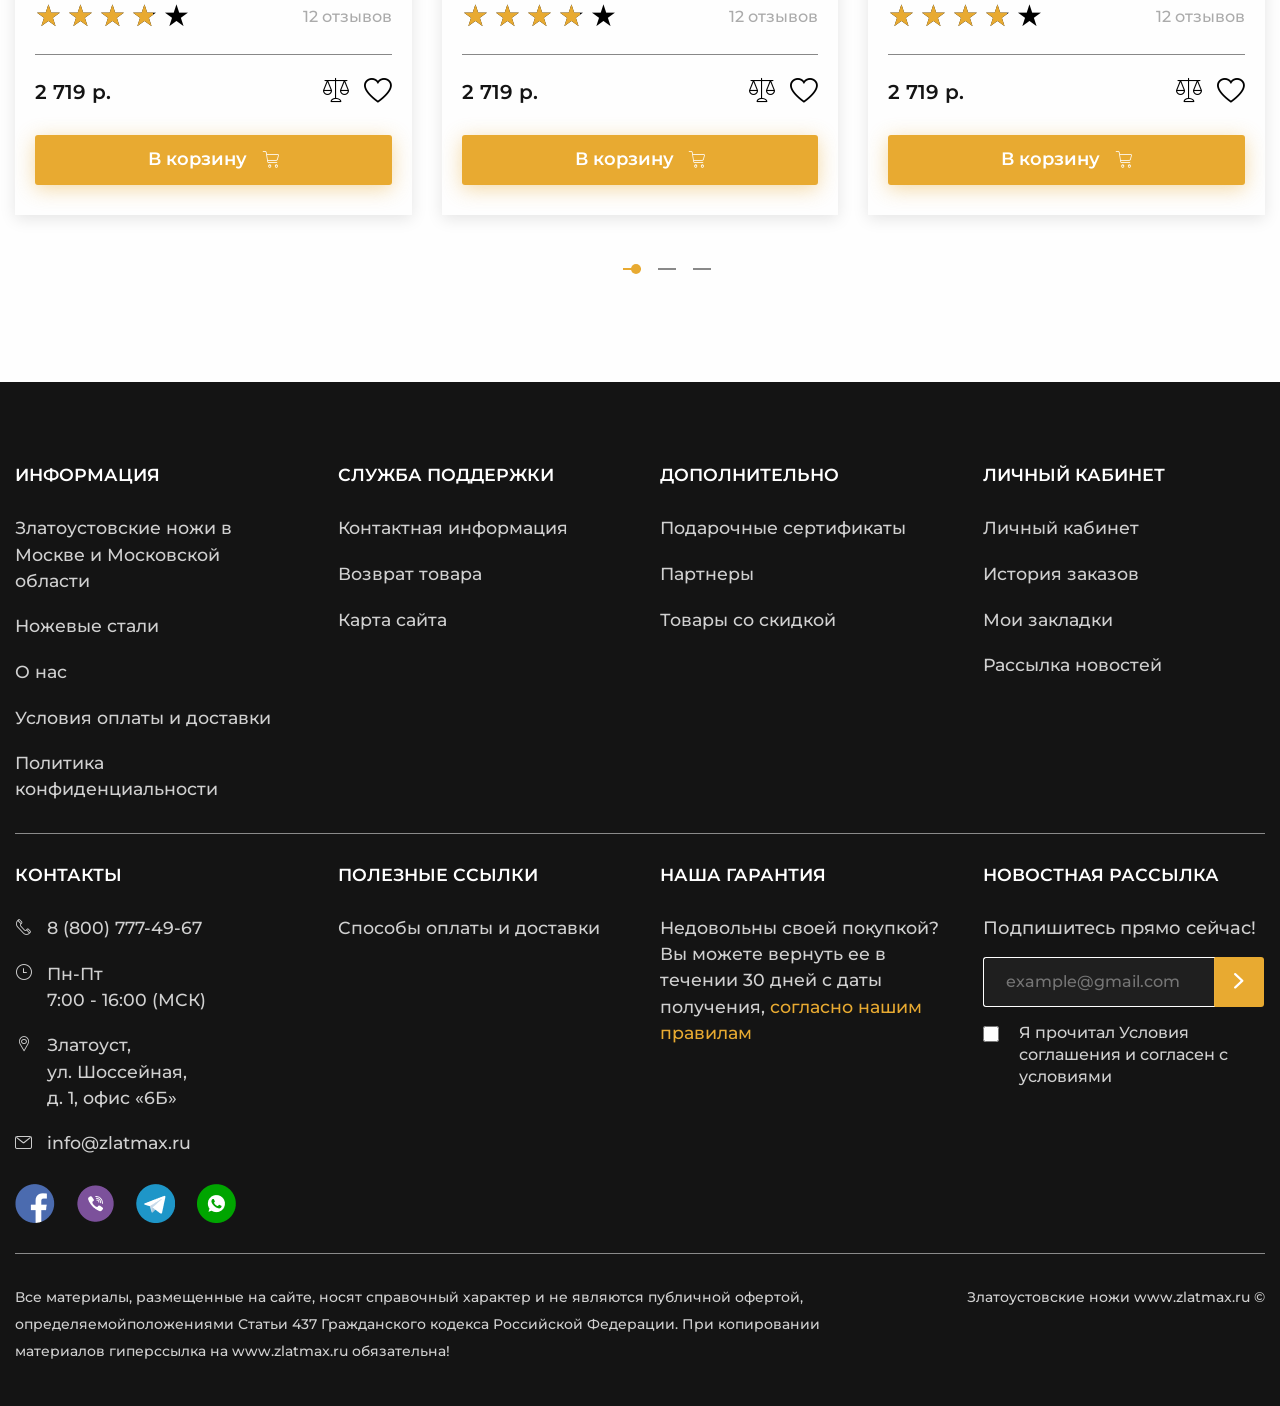
<file: product_not-available.html>
<!DOCTYPE html>
<html lang="ru">
<head>
	<meta charset="UTF-8">
	<meta http-equiv="X-UA-Compatible" content="IE=edge">
	<meta name="viewport" content="width=device-width, initial-scale=1.0">
	<link rel="stylesheet" href="css/style.min.css">
	<link rel="apple-touch-icon" sizes="180x180" href="/files/favicon/apple-touch-icon.png">
	<link rel="icon" type="image/png" sizes="32x32" href="/files/favicon/favicon-32x32.png">
	<link rel="icon" type="image/png" sizes="16x16" href="/files/favicon/favicon-16x16.png">
	<link rel="manifest" href="/files/favicon/site.webmanifest">
	<link rel="mask-icon" href="/files/favicon/safari-pinned-tab.svg" color="#5bbad5">
	<link rel="shortcut icon" href="/files/favicon/favicon.ico">
	<meta name="msapplication-TileColor" content="#da532c">
	<meta name="msapplication-config" content="/files/favicon/browserconfig.xml">
	<meta name="theme-color" content="#ffffff">
	<title>Карточка товара</title>
</head>

<body>
	<div class="wrapper">
		<header class="header">
	<div class="header__top top-header">
		<div class="top-header__container">
			<nav data-da="menu,last,991.98" class="top-header__menu menu-top-header">
				<ul class="menu-top-header__list">
					<li hidden class="menu-top-header__item"><a href="" data-catalog
							class="menu-top-header__link menu-top-header__link_catalog icon-arrow-right">Каталог товаров</a>
					</li>
					<li class="menu-top-header__item"><a href="#!" class="menu-top-header__link">О нас</a></li>
					<li class="menu-top-header__item"><a href="#!" class="menu-top-header__link">Оплата и доставка</a></li>
					<li class="menu-top-header__item"><a href="#!" class="menu-top-header__link">Новости</a></li>
					<li class="menu-top-header__item"><a href="#!" class="menu-top-header__link">Контакты</a></li>
				</ul>
			</nav>
			<a href="#!" class="top-header__user icon-user"><span>Личный кабинет</span></a>
			<div class="top-header__menu-icon menu-icon">
				<button class="menu-icon__button icon-menu" type="button"
					aria-label="Показать/скрыть меню"><span></span><span></span><span></span><span></span>
				</button>
			</div>
			<div hidden class="menu"></div>
		</div>
	</div>
	<div class="header__body body-header">
		<div class="body-header__container">
			<a href="#!" class="body-header__logo"><span
					class="body-header__logo-title body-header__logo-title_visually-hidden">Главная страница</span></a>
			<div data-da="catalog-header__container,first,479.98" class="body-header__search">
				<form action="#" class="search-header">
					<button class="search-header__button icon-search" type="button" aria-label="Искать"></button>
					<input data-placeholder class="search-header__input" autocomplete="off" type="text" aria-label="Поиск"
						name="form[]" placeholder="Поиск">
				</form>
			</div>
			<div class="body-header__actions actions-header">
				<a href="#!" class="actions-header__location icon-location">Москва</a>
				<div data-da="top-header__container,0,991.98" class="actions-header__phones phones-header">
					<div data-spollers class="phones-header__items">
						<div class="phones-header__item">
							<a href="tel:8800-7774967" class="phones-header__phone icon-phone"><span>8-800-777-49-67</span></a>
							<button type="button" data-spoller class="phones-header__arrow icon-arrow-down"
								aria-label="Показать/скрыть список"></button>
							<ul class="phones-header__list">
								<li class="phones-header__list-item">
									<a href="tel:88007774968" class="phones-header__phone">8-800-777-49-68</a>
								</li>
								<li class="phones-header__list-item">
									<a href="tel:88007774969" class="phones-header__phone">8-800-777-49-69</a>
								</li>
								<li class="phones-header__list-item">
									<a href="tel:88007774970" class="phones-header__phone">8-800-777-49-70</a>
								</li>
								<li hidden class="phones-header__list-item phones-header__list-item_callback"></li>
							</ul>
						</div>
					</div>
					<button data-da="phones-header__list-item_callback,last,991.98" data-popup-button="1" type="button"
						class="phones-header__callback">Заказать
						звонок</button>
				</div>
				<a href="#!" data-da="top-header__container,1,991.98" class="actions-header__favorite icon-favorite"><span
						class="actions-header__favorite-title actions-header__favorite-title_visually-hidden">Понравившиеся
						товары</span></a>
				<a href="#!" data-da="top-header__container,1,991.98" class="actions-header__cart cart-header">
					<div class="cart-header__icon icon-cart"><span>0</span></div>
					<div class="cart-header__body">
						<div class="cart-header__summ">0 р.</div>
						<div class="icon-cart__link">Оформить заказ</div>
					</div>
				</a>
			</div>
		</div>
	</div>
	<div class="header__catalog catalog-header">
		<div class="catalog-header__container">
			<nav data-da="menu-top-header__link_catalog,last,991.98" class="catalog-header__menu menu-catalog">
				<button hidden type="button" class="menu-catalog__back icon-arrow-left">Назад</button>
				<ul class="menu-catalog__list">
					<li class="menu-catalog__item"><a href="#!" data-menu-parent="1"
							class="menu-catalog__link icon-arrow-right">Каталог
							ножей</a></li>
					<li class="menu-catalog__item"><a href="#!" data-menu-parent="2"
							class="menu-catalog__link icon-arrow-right">Клинковое
							оружие</a></li>
					<li class="menu-catalog__item"><a href="#!" data-menu-parent="3"
							class="menu-catalog__link icon-arrow-right">Сувенирные
							изделия</a></li>
					<li class="menu-catalog__item"><a href="#!" data-menu-parent="4"
							class="menu-catalog__link icon-arrow-right">Фонари ARMYTEK</a>
					</li>
					<li class="menu-catalog__item"><a href="#!" class="menu-catalog__link icon-arrow-right">Сопуствующие
							товары</a></li>
				</ul>
				<div class="menu-catalog__submenu submenu-catalog">
					<button hidden type="button" class="submenu-catalog__back icon-arrow-left">Назад</button>
					<div hidden data-submenu="1" class="submenu-catalog__block">
						<a href="#!" class="submenu-catalog__category">Категория ножей</a>
						<a href="#!" class="submenu-catalog__category">Производство ножей</a>
						<a href="#!" class="submenu-catalog__category">Ножи по маркам стали</a>
						<a href="#!" class="submenu-catalog__category">Заточка и полировка ножей</a>
						<a href="#!" class="submenu-catalog__category">Ножевая мастерская</a>
						<ul class="submenu-catalog__list">
							<li class="submenu-catalog__item"><a href="#!" class="submenu-catalog__link">Разделочные
									ножи
								</a></li>
							<li class="submenu-catalog__item"><a href="#!" class="submenu-catalog__link">Туристические
									ножи</a></li>
							<li class="submenu-catalog__item"><a href="#!" class="submenu-catalog__link">Ножи
									охотничьи</a>
							</li>
							<li class="submenu-catalog__item"><a href="#!" class="submenu-catalog__link">Булатные
									ножи</a>
							</li>
							<li class="submenu-catalog__item"><a href="#!" class="submenu-catalog__link">Ножи из
									дамаска</a></li>
							<li class="submenu-catalog__item"><a href="#!" class="submenu-catalog__link">Тактического
									назначения</a></li>
							<li class="submenu-catalog__item"><a href="#!" class="submenu-catalog__link">Метательные
									ножи</a></li>
							<li class="submenu-catalog__item"><a href="#!" class="submenu-catalog__link">Мачете и
									кукри</a>
							</li>
							<li class="submenu-catalog__item"><a href="#!" class="submenu-catalog__link">Ножи
									кухонные</a>
							</li>
						</ul>
						<ul class="submenu-catalog__list">
							<li class="submenu-catalog__item"><a href="#!" class="submenu-catalog__link">Ножи АИР</a>
							</li>
							<li class="submenu-catalog__item"><a href="#!" class="submenu-catalog__link">Ножи ЗИК</a>
							</li>
							<li class="submenu-catalog__item"><a href="#!" class="submenu-catalog__link">Ножи ЗЗОСС</a>
							</li>
							<li class="submenu-catalog__item"><a href="#!" class="submenu-catalog__link">Ножи
									РОСоружие</a></li>
							<li class="submenu-catalog__item"><a href="#!" class="submenu-catalog__link">Ножи
									Оружейник</a></li>
							<li class="submenu-catalog__item"><a href="#!" class="submenu-catalog__link">Булат Сергея
									Баранова</a></li>
							<li class="submenu-catalog__item"><a href="#!" class="submenu-catalog__link">Булат Андрея
									Умерова</a></li>
							<li class="submenu-catalog__item"><a href="#!" class="submenu-catalog__link">Ножи Златко</a>
							</li>
							<li class="submenu-catalog__item"><a href="#!" class="submenu-catalog__link">Ножи
									Стиль-М</a></li>
							<li class="submenu-catalog__item"><a href="#!" class="submenu-catalog__link">Оружейная
									компания</a></li>
						</ul>
						<ul class="submenu-catalog__list">
							<li class="submenu-catalog__item"><a href="#!" class="submenu-catalog__link">Ножи из стали
									40х102С2М</a></li>
							<li class="submenu-catalog__item"><a href="#!" class="submenu-catalog__link">Ножи из стали
									95х18</a></li>
							<li class="submenu-catalog__item"><a href="#!" class="submenu-catalog__link">Ножи из стали
									100х13м</a></li>
							<li class="submenu-catalog__item"><a href="#!" class="submenu-catalog__link">Ножи из стали
									110х18м-ШД</a></li>
							<li class="submenu-catalog__item"><a href="#!" class="submenu-catalog__link">Ножи из стали
									ЭИ-107 ТЦ</a></li>
							<li class="submenu-catalog__item"><a href="#!" class="submenu-catalog__link">Ножи из стали
									50х14МФ</a></li>
							<li class="submenu-catalog__item"><a href="#!" class="submenu-catalog__link">Ножи из стали
									AUS-8</a></li>
							<li class="submenu-catalog__item"><a href="#!" class="submenu-catalog__link">Ножи из стали
									К340</a></li>
							<li class="submenu-catalog__item"><a href="#!" class="submenu-catalog__link">Ножи из стали
									M390</a></li>
							<li class="submenu-catalog__item"><a href="#!" class="submenu-catalog__link">Ножи из стали
									ЭП-766</a></li>
						</ul>
						<ul class="submenu-catalog__list">
							<li class="submenu-catalog__item"><a href="#!" class="submenu-catalog__link">Паста ГОИ</a>
							</li>
							<li class="submenu-catalog__item"><a href="#!" class="submenu-catalog__link">Алмазная
									паста</a></li>
							<li class="submenu-catalog__item"><a href="#!" class="submenu-catalog__link">Бруски и камни
									для заточки</a></li>
							<li class="submenu-catalog__item"><a href="#!" class="submenu-catalog__link">Заточные
									системы</a></li>
						</ul>
						<ul class="submenu-catalog__list">
							<li class="submenu-catalog__item"><a href="#!" class="submenu-catalog__link">Ножевые
									клинки</a></li>
							<li class="submenu-catalog__item"><a href="#!" class="submenu-catalog__link">Заготовки для
									ножей</a></li>
							<li class="submenu-catalog__item"><a href="#!" class="submenu-catalog__link">Литье для
									ножей</a></li>
							<li class="submenu-catalog__item"><a href="#!" class="submenu-catalog__link">Материалы для
									рукоятей</a></li>
							<li class="submenu-catalog__item"><a href="#!" class="submenu-catalog__link">Уход за
									рукоятиями ножей</a></li>
						</ul>
						<a href="#!" class="submenu-catalog__all">Смотреть все</a>
						<a href="#!" class="submenu-catalog__all">Смотреть все</a>
						<a href="#!" class="submenu-catalog__all">Смотреть все</a>
						<a href="#!" class="submenu-catalog__all">Смотреть все</a>
						<a href="#!" class="submenu-catalog__all">Смотреть все</a>
					</div>
					<div hidden data-submenu="2" class="submenu-catalog__block">
						<a href="#!" class="submenu-catalog__category">Категория ножей</a>
						<a href="#!" class="submenu-catalog__category">Производство ножей</a>
						<a href="#!" class="submenu-catalog__category">Ножи по маркам стали</a>
						<a href="#!" class="submenu-catalog__category">Заточка и полировка ножей</a>
						<ul class="submenu-catalog__list">
							<li class="submenu-catalog__item"><a href="#!" class="submenu-catalog__link">Разделочные
									ножи
								</a></li>
							<li class="submenu-catalog__item"><a href="#!" class="submenu-catalog__link">Туристические
									ножи</a></li>
							<li class="submenu-catalog__item"><a href="#!" class="submenu-catalog__link">Ножи
									охотничьи</a>
							</li>
							<li class="submenu-catalog__item"><a href="#!" class="submenu-catalog__link">Булатные
									ножи</a>
							</li>
							<li class="submenu-catalog__item"><a href="#!" class="submenu-catalog__link">Ножи из
									дамаска</a></li>
							<li class="submenu-catalog__item"><a href="#!" class="submenu-catalog__link">Тактического
									назначения</a></li>
							<li class="submenu-catalog__item"><a href="#!" class="submenu-catalog__link">Метательные
									ножи</a></li>
							<li class="submenu-catalog__item"><a href="#!" class="submenu-catalog__link">Мачете и
									кукри</a>
							</li>
							<li class="submenu-catalog__item"><a href="#!" class="submenu-catalog__link">Ножи
									кухонные</a>
							</li>
						</ul>
						<ul class="submenu-catalog__list">
							<li class="submenu-catalog__item"><a href="#!" class="submenu-catalog__link">Ножи АИР</a>
							</li>
							<li class="submenu-catalog__item"><a href="#!" class="submenu-catalog__link">Ножи ЗИК</a>
							</li>
							<li class="submenu-catalog__item"><a href="#!" class="submenu-catalog__link">Ножи ЗЗОСС</a>
							</li>
							<li class="submenu-catalog__item"><a href="#!" class="submenu-catalog__link">Ножи
									РОСоружие</a></li>
							<li class="submenu-catalog__item"><a href="#!" class="submenu-catalog__link">Ножи
									Оружейник</a></li>
							<li class="submenu-catalog__item"><a href="#!" class="submenu-catalog__link">Булат Сергея
									Баранова</a></li>
							<li class="submenu-catalog__item"><a href="#!" class="submenu-catalog__link">Булат Андрея
									Умерова</a></li>
							<li class="submenu-catalog__item"><a href="#!" class="submenu-catalog__link">Ножи Златко</a>
							</li>
							<li class="submenu-catalog__item"><a href="#!" class="submenu-catalog__link">Ножи
									Стиль-М</a></li>
							<li class="submenu-catalog__item"><a href="#!" class="submenu-catalog__link">Оружейная
									компания</a></li>
						</ul>
						<ul class="submenu-catalog__list">
							<li class="submenu-catalog__item"><a href="#!" class="submenu-catalog__link">Ножи из стали
									40х102С2М</a></li>
							<li class="submenu-catalog__item"><a href="#!" class="submenu-catalog__link">Ножи из стали
									95х18</a></li>
							<li class="submenu-catalog__item"><a href="#!" class="submenu-catalog__link">Ножи из стали
									100х13м</a></li>
							<li class="submenu-catalog__item"><a href="#!" class="submenu-catalog__link">Ножи из стали
									110х18м-ШД</a></li>
							<li class="submenu-catalog__item"><a href="#!" class="submenu-catalog__link">Ножи из стали
									ЭИ-107 ТЦ</a></li>
							<li class="submenu-catalog__item"><a href="#!" class="submenu-catalog__link">Ножи из стали
									50х14МФ</a></li>
							<li class="submenu-catalog__item"><a href="#!" class="submenu-catalog__link">Ножи из стали
									AUS-8</a></li>
							<li class="submenu-catalog__item"><a href="#!" class="submenu-catalog__link">Ножи из стали
									К340</a></li>
							<li class="submenu-catalog__item"><a href="#!" class="submenu-catalog__link">Ножи из стали
									M390</a></li>
							<li class="submenu-catalog__item"><a href="#!" class="submenu-catalog__link">Ножи из стали
									ЭП-766</a></li>
						</ul>
						<ul class="submenu-catalog__list">
							<li class="submenu-catalog__item"><a href="#!" class="submenu-catalog__link">Паста ГОИ</a>
							</li>
							<li class="submenu-catalog__item"><a href="#!" class="submenu-catalog__link">Алмазная
									паста</a></li>
							<li class="submenu-catalog__item"><a href="#!" class="submenu-catalog__link">Бруски и камни
									для заточки</a></li>
							<li class="submenu-catalog__item"><a href="#!" class="submenu-catalog__link">Заточные
									системы</a></li>
						</ul>
						<a href="#!" class="submenu-catalog__all">Смотреть все</a>
						<a href="#!" class="submenu-catalog__all">Смотреть все</a>
						<a href="#!" class="submenu-catalog__all">Смотреть все</a>
						<a href="#!" class="submenu-catalog__all">Смотреть все</a>
					</div>
					<div hidden data-submenu="3" class="submenu-catalog__block">
						<a href="#!" class="submenu-catalog__category">Категория ножей</a>
						<a href="#!" class="submenu-catalog__category">Производство ножей</a>
						<a href="#!" class="submenu-catalog__category">Ножи по маркам стали</a>
						<ul class="submenu-catalog__list">
							<li class="submenu-catalog__item"><a href="#!" class="submenu-catalog__link">Разделочные
									ножи
								</a></li>
							<li class="submenu-catalog__item"><a href="#!" class="submenu-catalog__link">Туристические
									ножи</a></li>
							<li class="submenu-catalog__item"><a href="#!" class="submenu-catalog__link">Ножи
									охотничьи</a>
							</li>
							<li class="submenu-catalog__item"><a href="#!" class="submenu-catalog__link">Булатные
									ножи</a>
							</li>
							<li class="submenu-catalog__item"><a href="#!" class="submenu-catalog__link">Ножи из
									дамаска</a></li>
							<li class="submenu-catalog__item"><a href="#!" class="submenu-catalog__link">Тактического
									назначения</a></li>
							<li class="submenu-catalog__item"><a href="#!" class="submenu-catalog__link">Метательные
									ножи</a></li>
							<li class="submenu-catalog__item"><a href="#!" class="submenu-catalog__link">Мачете и
									кукри</a>
							</li>
							<li class="submenu-catalog__item"><a href="#!" class="submenu-catalog__link">Ножи
									кухонные</a>
							</li>
						</ul>
						<ul class="submenu-catalog__list">
							<li class="submenu-catalog__item"><a href="#!" class="submenu-catalog__link">Ножи АИР</a>
							</li>
							<li class="submenu-catalog__item"><a href="#!" class="submenu-catalog__link">Ножи ЗИК</a>
							</li>
							<li class="submenu-catalog__item"><a href="#!" class="submenu-catalog__link">Ножи ЗЗОСС</a>
							</li>
							<li class="submenu-catalog__item"><a href="#!" class="submenu-catalog__link">Ножи
									РОСоружие</a></li>
							<li class="submenu-catalog__item"><a href="#!" class="submenu-catalog__link">Ножи
									Оружейник</a></li>
							<li class="submenu-catalog__item"><a href="#!" class="submenu-catalog__link">Булат Сергея
									Баранова</a></li>
							<li class="submenu-catalog__item"><a href="#!" class="submenu-catalog__link">Булат Андрея
									Умерова</a></li>
							<li class="submenu-catalog__item"><a href="#!" class="submenu-catalog__link">Ножи Златко</a>
							</li>
							<li class="submenu-catalog__item"><a href="#!" class="submenu-catalog__link">Ножи
									Стиль-М</a></li>
							<li class="submenu-catalog__item"><a href="#!" class="submenu-catalog__link">Оружейная
									компания</a></li>
						</ul>
						<ul class="submenu-catalog__list">
							<li class="submenu-catalog__item"><a href="#!" class="submenu-catalog__link">Ножи из стали
									40х102С2М</a></li>
							<li class="submenu-catalog__item"><a href="#!" class="submenu-catalog__link">Ножи из стали
									95х18</a></li>
							<li class="submenu-catalog__item"><a href="#!" class="submenu-catalog__link">Ножи из стали
									100х13м</a></li>
							<li class="submenu-catalog__item"><a href="#!" class="submenu-catalog__link">Ножи из стали
									110х18м-ШД</a></li>
							<li class="submenu-catalog__item"><a href="#!" class="submenu-catalog__link">Ножи из стали
									ЭИ-107 ТЦ</a></li>
							<li class="submenu-catalog__item"><a href="#!" class="submenu-catalog__link">Ножи из стали
									50х14МФ</a></li>
							<li class="submenu-catalog__item"><a href="#!" class="submenu-catalog__link">Ножи из стали
									AUS-8</a></li>
							<li class="submenu-catalog__item"><a href="#!" class="submenu-catalog__link">Ножи из стали
									К340</a></li>
							<li class="submenu-catalog__item"><a href="#!" class="submenu-catalog__link">Ножи из стали
									M390</a></li>
							<li class="submenu-catalog__item"><a href="#!" class="submenu-catalog__link">Ножи из стали
									ЭП-766</a></li>
						</ul>
						<a href="#!" class="submenu-catalog__all">Смотреть все</a>
						<a href="#!" class="submenu-catalog__all">Смотреть все</a>
						<a href="#!" class="submenu-catalog__all">Смотреть все</a>
					</div>
					<div hidden data-submenu="4" class="submenu-catalog__block">
						<a href="#!" class="submenu-catalog__category">Категория ножей</a>
						<a href="#!" class="submenu-catalog__category">Производство ножей</a>

						<ul class="submenu-catalog__list">
							<li class="submenu-catalog__item"><a href="#!" class="submenu-catalog__link">Разделочные
									ножи
								</a></li>
							<li class="submenu-catalog__item"><a href="#!" class="submenu-catalog__link">Туристические
									ножи</a></li>
							<li class="submenu-catalog__item"><a href="#!" class="submenu-catalog__link">Ножи
									охотничьи</a>
							</li>
							<li class="submenu-catalog__item"><a href="#!" class="submenu-catalog__link">Булатные
									ножи</a>
							</li>
							<li class="submenu-catalog__item"><a href="#!" class="submenu-catalog__link">Ножи из
									дамаска</a></li>
							<li class="submenu-catalog__item"><a href="#!" class="submenu-catalog__link">Тактического
									назначения</a></li>
							<li class="submenu-catalog__item"><a href="#!" class="submenu-catalog__link">Метательные
									ножи</a></li>
							<li class="submenu-catalog__item"><a href="#!" class="submenu-catalog__link">Мачете и
									кукри</a>
							</li>
							<li class="submenu-catalog__item"><a href="#!" class="submenu-catalog__link">Ножи
									кухонные</a>
							</li>
						</ul>
						<ul class="submenu-catalog__list">
							<li class="submenu-catalog__item"><a href="#!" class="submenu-catalog__link">Ножи АИР</a>
							</li>
							<li class="submenu-catalog__item"><a href="#!" class="submenu-catalog__link">Ножи ЗИК</a>
							</li>
							<li class="submenu-catalog__item"><a href="#!" class="submenu-catalog__link">Ножи ЗЗОСС</a>
							</li>
							<li class="submenu-catalog__item"><a href="#!" class="submenu-catalog__link">Ножи
									РОСоружие</a></li>
							<li class="submenu-catalog__item"><a href="#!" class="submenu-catalog__link">Ножи
									Оружейник</a></li>
							<li class="submenu-catalog__item"><a href="#!" class="submenu-catalog__link">Булат Сергея
									Баранова</a></li>
							<li class="submenu-catalog__item"><a href="#!" class="submenu-catalog__link">Булат Андрея
									Умерова</a></li>
							<li class="submenu-catalog__item"><a href="#!" class="submenu-catalog__link">Ножи Златко</a>
							</li>
							<li class="submenu-catalog__item"><a href="#!" class="submenu-catalog__link">Ножи
									Стиль-М</a></li>
							<li class="submenu-catalog__item"><a href="#!" class="submenu-catalog__link">Оружейная
									компания</a></li>
						</ul>
						<a href="#!" class="submenu-catalog__all">Смотреть все</a>
						<a href="#!" class="submenu-catalog__all">Смотреть все</a>
					</div>
				</div>
			</nav>
		</div>
	</div>
</header>
		<main class="page page_inner">
			<div class="page__header">
				<div class="page__container">
					<nav class="page_breadcrumbs breadcrumbs">
						<ul class="breadcrumbs__list">
							<li class="breadcrumbs__item">
								<a href="#!" class="breadcrumbs__link"><span>Главная</span></a>
							</li>
							<li class="breadcrumbs__item">
								<a href="#!" class="breadcrumbs__link"><span>Разделочные ножи</span></a>
							</li>
							<li class="breadcrumbs__item">
								<span class="breadcrumbs__current">Нож Снегирь</span>
							</li>
						</ul>
					</nav>
				</div>
			</div>
			<div class="product">
				<div class="product__container">
					<div class="product__main main-product">
						<div class="main-product__images images-product">
							<div class="images-product__slider">
								<div class="images-product__swiper">
									<div class="images-product__slide-ibg">
										<img src="img/product/01.jpg" alt="Нож">
									</div>
									<div class="images-product__slide-ibg">
										<img src="img/product/02.jpg" alt="Нож">
									</div>
									<div class="images-product__slide-ibg">
										<img src="img/product/03.jpg" alt="Нож">
									</div>
									<div class="images-product__slide-ibg">
										<img src="img/product/04.jpg" alt="Нож">
									</div>
									<div class="images-product__slide-ibg">
										<img src="img/product/05.jpg" alt="Нож">
									</div>
									<div class="images-product__slide-ibg">
										<img src="img/product/06.jpg" alt="Нож">
									</div>
								</div>
							</div>
							<div class="images-product__thumbs thumbs-images">
								<div class="thumbs-images__swiper">
									<div class="thumbs-images__slide">
										<div class="thumbs-images__image-wrap-ibg">
											<img src="img/product/mini-01.jpg" alt="Нож">
										</div>
									</div>
									<div class="thumbs-images__slide">
										<div class="thumbs-images__image-wrap-ibg">
											<img src="img/product/mini-02.jpg" alt="Нож">
										</div>
									</div>
									<div class="thumbs-images__slide">
										<div class="thumbs-images__image-wrap-ibg">
											<img src="img/product/mini-03.jpg" alt="Нож">
										</div>
									</div>
									<div class="thumbs-images__slide">
										<div class="thumbs-images__image-wrap-ibg">
											<img src="img/product/mini-04.jpg" alt="Нож">
										</div>
									</div>
									<div class="thumbs-images__slide">
										<div class="thumbs-images__image-wrap-ibg">
											<img src="img/product/mini-05.jpg" alt="Нож">
										</div>
									</div>
									<div class="thumbs-images__slide">
										<div class="thumbs-images__image-wrap-ibg">
											<img src="img/product/mini-06.jpg" alt="Нож">
										</div>
									</div>
								</div>
							</div>
						</div>
						<div class="main-product__body body-product">
							<div class="body-product__header header-product">
								<div class="header-product__line">
									<h1 class="header-product__title">Нож Снегирь</h1>
								</div>
								<div class="header-product__line">
									<div class="header-product__rating rating">
										<div class="rating__body">
											<div class="rating__active"></div>
											<div class="rating__items">
												<input type="radio" class="rating__item" value="1" name="rating"
													aria-label="rating">
												<input type="radio" class="rating__item" value="2" name="rating"
													aria-label="rating">
												<input type="radio" class="rating__item" value="3" name="rating"
													aria-label="rating">
												<input type="radio" class="rating__item" value="4" name="rating"
													aria-label="rating">
												<input type="radio" class="rating__item" value="5" name="rating"
													aria-label="rating">
											</div>
										</div>
										<div hidden class="rating__value">3.7</div>
									</div>
									<div class="header-product__icons">
										<span data-tooltip="В сравнение"><button type="button"
												class="header-product__button icon-compare"
												aria-label="В сравнение"></button></span>
										<span data-tooltip="В закладки"><button class="header-product__button icon-favorite"
												aria-label="В закладки"></button></span>
									</div>
								</div>
								<div class="header-product__line">
									<div class="header-product__availability header-product__availability_not-available">Нет в
										наличии</div>
								</div>
							</div>
							<div class="body-product__table table-product">
								<div class="table-product__label">Артикул:</div>
								<div class="table-product__value">AF0000001952</div>
								<div class="table-product__label">Торговая марка:</div>
								<div class="table-product__value">WUESTHOF (Германия)</div>
								<div class="table-product__label">Серия:</div>
								<div class="table-product__value">Ножи серии Classic Ikon</div>
								<div class="table-product__label">Бонусные баллы:</div>
								<div class="table-product__value">38</div>
							</div>
							<div class="body-product__options options-product">
								<div class="options-product__label">Сталь</div>
								<div class="options-product__value">
									<div class="options-product__select select-product select">
										<span class="select__label"></span>
										<div class="select__wrapper">
											<select hidden class="select-native" name="form[]">
												<option value="1" selected disabled>Выбрать сталь</option>
												<option value="2">Сталь №1</option>
												<option value="3">Сталь №2</option>
												<option value="4">Сталь №3</option>
											</select>
										</div>
									</div>
								</div>
								<div class="options-product__label">Рукоять</div>
								<div class="options-product__value">
									<div class="options-product__select select-product select">
										<span class="select__label"></span>
										<div class="select__wrapper">
											<select hidden class="select-native" name="form[]">
												<option value="1" selected disabled>Выбрать рукоять</option>
												<option value="2">Рукоять №1</option>
												<option value="3">Рукоять №2</option>
												<option value="4">Рукоять №3</option>
											</select>
										</div>
									</div>
								</div>
								<div class="options-product__label">Гарда и тыльник</div>
								<div class="options-product__value">
									<div class="options-product__select select-product select">
										<span class="select__label"></span>
										<div class="select__wrapper">
											<select hidden class="select-native" name="form[]">
												<option value="1" selected disabled>Гарда и тыльник</option>
												<option value="2">Гарда и тыльник №1</option>
												<option value="3">Гарда и тыльник №2</option>
												<option value="4">Гарда и тыльник №3</option>
											</select>
										</div>
									</div>
								</div>
								<div class="options-product__label">Обработка клинка</div>
								<div class="options-product__value">
									<div class="options-product__select select-product select">
										<span class="select__label"></span>
										<div class="select__wrapper">
											<select hidden class="select-native" name="form[]">
												<option value="1" selected disabled>Выбрать обработку клинка</option>
												<option value="2">Обработка клинка №1</option>
												<option value="3">Обработка клинка №2</option>
												<option value="4">Обработка клинка №3</option>
											</select>
										</div>
									</div>
								</div>
							</div>
							<div class="body-product__actions actions-product">
								<div class="actions-product__row">
									<div class="actions-product__price">3 865</div>
									<div class="actions-product__quantity quantity">
										<button type="button" class="quantity__button quantity__button_minus"
											aria-label="Уменшить количество">−</button>
										<div class="quantity__input">
											<input type="text" autocomplete="off" name="form[]" value="1"
												aria-label="Количество товара">
										</div>
										<button type="button" class="quantity__button quantity__button_plus"
											aria-label="Увеличить количество">+</button>
									</div>
								</div>
								<div class="actions-product__row">
									<div class="actions-product__buttons">
										<button type="button" class="actions-product__cart button"><span
												class="icon-cart"></span>В корзину</button>
										<button type="button" class="actions-product__cart button button_black">Купить в 1
											клик</button>
									</div>
								</div>
							</div>
						</div>
					</div>
					<div data-tabs="991.98,one" class="product__info tabs">
						<div class="tabs__headers">
							<nav class="tabs__navigation">
								<button type="button" class="tabs__title _tab-active">Описание</button>
								<button type="button" class="tabs__title">Характеристики</button>
								<button type="button" class="tabs__title">Отзывы</button>
								<button type="button" class="tabs__title">Доставка</button>
							</nav>
						</div>
						<div class="tabs__content">
							<div class="tabs__body">
								<p>
									Легкий удобный <b>нож с клинком</b>, имеющим пологие вогнутые линзовидные спуски <b>на две
										трети ширины клинка</b>, образующие тонкое,
									прекрасно режущее лезвие толщиной <b>около 0,6 мм</b> в районе подводов.
								</p>
								<p>
									<b>Обух клинка со спинкой рукояти</b> имеет одну плавную дугообразную линию. На пяте перед
									рукоятью
									есть подпальцевый <b>вырез для точных работ</b>.
								</p>
								<p>
									Необходимо проявлять некоторую осторожность при работе с большими боковыми нагрузками <b>на
										лезвие ножа</b>, ввиду небольшой
									толщины клинка
									в рабочей части.
								</p>
								<p>
									Монтаж рукояти накладной <b>плашечный</b>. На навершии рукояти, функцию которого выполняет
									выступающий из под плашек хвостовик,
									имеется <b>отверстие под темляк</b>. Этот нож удобный помощник при работе <b>с продуктами и
										охоте на боровую и водоплавающую дичь</b>.
								</p>
							</div>
							<div class="tabs__body">
								<div class="tabs__characteristics characteristics-tab">
									<div class="characteristics-tab__item">
										<div class="characteristics-tab__header">Технические характеристики</div>
										<div class="characteristics-tab__body">
											<div class="characteristics-tab__property">Общая длина, мм:</div>
											<div class="characteristics-tab__value">227</div>
											<div class="characteristics-tab__property">Длина клинка, мм:</div>
											<div class="characteristics-tab__value">112</div>
											<div class="characteristics-tab__property">Ширина клинка, мм:</div>
											<div class="characteristics-tab__value">24</div>
											<div class="characteristics-tab__property">Толщина обуха, мм:</div>
											<div class="characteristics-tab__value">2.9</div>
										</div>
									</div>
									<div class="characteristics-tab__item">
										<div class="characteristics-tab__header">Используемые материалы</div>
										<div class="characteristics-tab__body">
											<div class="characteristics-tab__property">Сталь:</div>
											<div class="characteristics-tab__value">95Х18</div>
											<div class="characteristics-tab__property">Рукоять:</div>
											<div class="characteristics-tab__value">Накладки карельская береза</div>
										</div>
									</div>
									<div class="characteristics-tab__item">
										<div class="characteristics-tab__header">Производство</div>
										<div class="characteristics-tab__body">
											<div class="characteristics-tab__property">Производство:</div>
											<div class="characteristics-tab__value">АиР</div>
										</div>
									</div>
								</div>
							</div>
							<div class="tabs__body">
								<div class="tabs__comment comment-tab">
									<div class="comment-tab__text">У данного товара нет отзывов. Станьте первым, кто оставил
										отзыв об этом товаре!</div>
									<div class="comment-tab__button button button_black">Написать отзыв</div>
								</div>
							</div>
							<div class="tabs__body">
								<div class="tabs__delivery">
									<div class="delivery-tabs__item tab-selection">
										<div class="tab-selection__label">Ваша страна</div>
										<div class="tab-selection__value">
											<div class="tab-selection_select select-product select-product_delivery select">
												<span class="select__label"></span>
												<div class="select__wrapper">
													<select hidden class="select-native" name="form[]">
														<option value="1">Россия</option>
														<option value="2">Белоруссия</option>
														<option value="3" selected>Казахстан</option>
													</select>
												</div>
											</div>
										</div>
										<div class="tab-selection__label">Ваш город</div>
										<div class="tab-selection__value">
											<div class="tab-selection__select select-product select-product_delivery select">
												<span class="select__label"></span>
												<div class="select__wrapper">
													<select hidden class="select-native" name="form[]">
														<option value="1" selected disabled></option>
														<option value="2">Москва</option>
														<option value="3">Санкт-Петербуг</optрion>
														<option value="4">Екатеринослав</optрion>
													</select>
												</div>
											</div>
										</div>
									</div>
									<div class="delivery-tabs__item tab-info">
										<div class="tab-info__delivery-method">
											<div class="tab-info__logo"><img src="img/product/delivery/russian-post.png" alt="">
											</div>
											<div class="tab-info__name">Почта России</div>
										</div>
										<div class="tab-info__value">
											<div class="tab-info__term">5-8 дней</div>
											<div class="tab-info__price">300</div>
										</div>
									</div>
									<div class="delivery-tabs__item tab-info">
										<div class="tab-info__delivery-method">
											<div class="tab-info__logo"><img src="img/product/delivery/russian-post.png" alt="">
											</div>
											<div class="tab-info__name">Почта России</div>
										</div>
										<div class="tab-info__value">
											<div class="tab-info__term">5-8 дней</div>
											<div class="tab-info__price">300</div>
										</div>
									</div>
								</div>
							</div>
						</div>
					</div>
				</div>
			</div>
			<section class="page__similar-products products-products">
				<div class="products-slider">
	<div class="products-slider__container">
		<div class="products-slider__header">
			<h2 class="products-slider__title">Похожие товары</h2>
			<a href="#!" class="products-slider__more icon-arrow-more">Перейти в каталог</a>
		</div>
		<div class="products-slider__slider">
			<div class="products-slider__swiper">
				<div class="products-slider__slide">
					<article class="product-card">
						<a href="#!" class="product-card__image">
							<span class="product-card__image-wrap-bg-contain">
								<img src="img/product-card/image.jpg" alt="Нож Лиса">
							</span>
						</a>
						<div class="product-card__body">
							<h2 class="product-card__title">
								<a href="#!" class="product-card__link-title">Нож Лиса</a>
							</h2>
							<div class="product-card__info info-product-card">
								<div class="info-product-card__size">95х18</div>
								<div class="info-product-card__materials">Орех, Алюминий</div>
							</div>
							<div class="product-card__rating rating">
								<div class="rating__body">
									<div class="rating__active"></div>
									<div class="rating__items">
										<input type="radio" class="rating__item" value="1" name="rating" aria-label="rating">
										<input type="radio" class="rating__item" value="2" name="rating" aria-label="rating">
										<input type="radio" class="rating__item" value="3" name="rating" aria-label="rating">
										<input type="radio" class="rating__item" value="4" name="rating" aria-label="rating">
										<input type="radio" class="rating__item" value="5" name="rating" aria-label="rating">
									</div>
								</div>
								<div hidden class="rating__value">3.7</div>
								<div class="rating__info">12 отзывов</div>
							</div>
							<div class="product-card__footer">
								<div class="product-card__price">2 719 р.</div>
								<a href="#!" class="product-card__compare icon-compare"></a>
								<a href="#!" class="product-card__favorite icon-favorite"></a>
							</div>
							<button type="button" class="product-card__cart button"><span class="icon-cart"></span>В
								корзину</button>
						</div>
					</article>
				</div>
				<div class="products-slider__slide">
					<article class="product-card">
						<a href="#!" class="product-card__image">
							<span class="product-card__image-wrap-bg-contain">
								<img src="img/product-card/image.jpg" alt="Нож Лиса">
							</span>
						</a>
						<div class="product-card__body">
							<h2 class="product-card__title">
								<a href="#!" class="product-card__link-title">Нож Лиса</a>
							</h2>
							<div class="product-card__info info-product-card">
								<div class="info-product-card__size">95х18</div>
								<div class="info-product-card__materials">Орех, Алюминий</div>
							</div>
							<div class="product-card__rating rating">
								<div class="rating__body">
									<div class="rating__active"></div>
									<div class="rating__items">
										<input type="radio" class="rating__item" value="1" name="rating" aria-label="rating">
										<input type="radio" class="rating__item" value="2" name="rating" aria-label="rating">
										<input type="radio" class="rating__item" value="3" name="rating" aria-label="rating">
										<input type="radio" class="rating__item" value="4" name="rating" aria-label="rating">
										<input type="radio" class="rating__item" value="5" name="rating" aria-label="rating">
									</div>
								</div>
								<div hidden class="rating__value">3.7</div>
								<div class="rating__info">12 отзывов</div>
							</div>
							<div class="product-card__footer">
								<div class="product-card__price">2 719 р.</div>
								<a href="#!" class="product-card__compare icon-compare"></a>
								<a href="#!" class="product-card__favorite icon-favorite"></a>
							</div>
							<button type="button" class="product-card__cart button"><span class="icon-cart"></span>В
								корзину</button>
						</div>
					</article>
				</div>
				<div class="products-slider__slide">
					<article class="product-card">
						<a href="#!" class="product-card__image">
							<span class="product-card__image-wrap-bg-contain">
								<img src="img/product-card/image.jpg" alt="Нож Лиса">
							</span>
						</a>
						<div class="product-card__body">
							<h2 class="product-card__title">
								<a href="#!" class="product-card__link-title">Нож Лиса</a>
							</h2>
							<div class="product-card__info info-product-card">
								<div class="info-product-card__size">95х18</div>
								<div class="info-product-card__materials">Орех, Алюминий</div>
							</div>
							<div class="product-card__rating rating">
								<div class="rating__body">
									<div class="rating__active"></div>
									<div class="rating__items">
										<input type="radio" class="rating__item" value="1" name="rating" aria-label="rating">
										<input type="radio" class="rating__item" value="2" name="rating" aria-label="rating">
										<input type="radio" class="rating__item" value="3" name="rating" aria-label="rating">
										<input type="radio" class="rating__item" value="4" name="rating" aria-label="rating">
										<input type="radio" class="rating__item" value="5" name="rating" aria-label="rating">
									</div>
								</div>
								<div hidden class="rating__value">3.7</div>
								<div class="rating__info">12 отзывов</div>
							</div>
							<div class="product-card__footer">
								<div class="product-card__price">2 719 р.</div>
								<a href="#!" class="product-card__compare icon-compare"></a>
								<a href="#!" class="product-card__favorite icon-favorite"></a>
							</div>
							<button type="button" class="product-card__cart button"><span class="icon-cart"></span>В
								корзину</button>
						</div>
					</article>
				</div>
				<div class="products-slider__slide">
					<article class="product-card">
						<a href="#!" class="product-card__image">
							<span class="product-card__image-wrap-bg-contain">
								<img src="img/product-card/image.jpg" alt="Нож Лиса">
							</span>
						</a>
						<div class="product-card__body">
							<h2 class="product-card__title">
								<a href="#!" class="product-card__link-title">Нож Лиса</a>
							</h2>
							<div class="product-card__info info-product-card">
								<div class="info-product-card__size">95х18</div>
								<div class="info-product-card__materials">Орех, Алюминий</div>
							</div>
							<div class="product-card__rating rating">
								<div class="rating__body">
									<div class="rating__active"></div>
									<div class="rating__items">
										<input type="radio" class="rating__item" value="1" name="rating" aria-label="rating">
										<input type="radio" class="rating__item" value="2" name="rating" aria-label="rating">
										<input type="radio" class="rating__item" value="3" name="rating" aria-label="rating">
										<input type="radio" class="rating__item" value="4" name="rating" aria-label="rating">
										<input type="radio" class="rating__item" value="5" name="rating" aria-label="rating">
									</div>
								</div>
								<div hidden class="rating__value">3.7</div>
								<div class="rating__info">12 отзывов</div>
							</div>
							<div class="product-card__footer">
								<div class="product-card__price">2 719 р.</div>
								<a href="#!" class="product-card__compare icon-compare"></a>
								<a href="#!" class="product-card__favorite icon-favorite"></a>
							</div>
							<button type="button" class="product-card__cart button"><span class="icon-cart"></span>В
								корзину</button>
						</div>
					</article>
				</div>
				<div class="products-slider__slide">
					<article class="product-card">
						<a href="#!" class="product-card__image">
							<span class="product-card__image-wrap-bg-contain">
								<img src="img/product-card/image.jpg" alt="Нож Лиса">
							</span>
						</a>
						<div class="product-card__body">
							<h2 class="product-card__title">
								<a href="#!" class="product-card__link-title">Нож Лиса</a>
							</h2>
							<div class="product-card__info info-product-card">
								<div class="info-product-card__size">95х18</div>
								<div class="info-product-card__materials">Орех, Алюминий</div>
							</div>
							<div class="product-card__rating rating">
								<div class="rating__body">
									<div class="rating__active"></div>
									<div class="rating__items">
										<input type="radio" class="rating__item" value="1" name="rating" aria-label="rating">
										<input type="radio" class="rating__item" value="2" name="rating" aria-label="rating">
										<input type="radio" class="rating__item" value="3" name="rating" aria-label="rating">
										<input type="radio" class="rating__item" value="4" name="rating" aria-label="rating">
										<input type="radio" class="rating__item" value="5" name="rating" aria-label="rating">
									</div>
								</div>
								<div hidden class="rating__value">3.7</div>
								<div class="rating__info">12 отзывов</div>
							</div>
							<div class="product-card__footer">
								<div class="product-card__price">2 719 р.</div>
								<a href="#!" class="product-card__compare icon-compare"></a>
								<a href="#!" class="product-card__favorite icon-favorite"></a>
							</div>
							<button type="button" class="product-card__cart button"><span class="icon-cart"></span>В
								корзину</button>
						</div>
					</article>
				</div>
				<div class="products-slider__slide">
					<article class="product-card">
						<a href="#!" class="product-card__image">
							<span class="product-card__image-wrap-bg-contain">
								<img src="img/product-card/image.jpg" alt="Нож Лиса">
							</span>
						</a>
						<div class="product-card__body">
							<h2 class="product-card__title">
								<a href="#!" class="product-card__link-title">Нож Лиса</a>
							</h2>
							<div class="product-card__info info-product-card">
								<div class="info-product-card__size">95х18</div>
								<div class="info-product-card__materials">Орех, Алюминий</div>
							</div>
							<div class="product-card__rating rating">
								<div class="rating__body">
									<div class="rating__active"></div>
									<div class="rating__items">
										<input type="radio" class="rating__item" value="1" name="rating" aria-label="rating">
										<input type="radio" class="rating__item" value="2" name="rating" aria-label="rating">
										<input type="radio" class="rating__item" value="3" name="rating" aria-label="rating">
										<input type="radio" class="rating__item" value="4" name="rating" aria-label="rating">
										<input type="radio" class="rating__item" value="5" name="rating" aria-label="rating">
									</div>
								</div>
								<div hidden class="rating__value">3.7</div>
								<div class="rating__info">12 отзывов</div>
							</div>
							<div class="product-card__footer">
								<div class="product-card__price">2 719 р.</div>
								<a href="#!" class="product-card__compare icon-compare"></a>
								<a href="#!" class="product-card__favorite icon-favorite"></a>
							</div>
							<button type="button" class="product-card__cart button"><span class="icon-cart"></span>В
								корзину</button>
						</div>
					</article>
				</div>
				<div class="products-slider__slide">
					<article class="product-card">
						<a href="#!" class="product-card__image">
							<span class="product-card__image-wrap-bg-contain">
								<img src="img/product-card/image.jpg" alt="Нож Лиса">
							</span>
						</a>
						<div class="product-card__body">
							<h2 class="product-card__title">
								<a href="#!" class="product-card__link-title">Нож Лиса</a>
							</h2>
							<div class="product-card__info info-product-card">
								<div class="info-product-card__size">95х18</div>
								<div class="info-product-card__materials">Орех, Алюминий</div>
							</div>
							<div class="product-card__rating rating">
								<div class="rating__body">
									<div class="rating__active"></div>
									<div class="rating__items">
										<input type="radio" class="rating__item" value="1" name="rating" aria-label="rating">
										<input type="radio" class="rating__item" value="2" name="rating" aria-label="rating">
										<input type="radio" class="rating__item" value="3" name="rating" aria-label="rating">
										<input type="radio" class="rating__item" value="4" name="rating" aria-label="rating">
										<input type="radio" class="rating__item" value="5" name="rating" aria-label="rating">
									</div>
								</div>
								<div hidden class="rating__value">3.7</div>
								<div class="rating__info">12 отзывов</div>
							</div>
							<div class="product-card__footer">
								<div class="product-card__price">2 719 р.</div>
								<a href="#!" class="product-card__compare icon-compare"></a>
								<a href="#!" class="product-card__favorite icon-favorite"></a>
							</div>
							<button type="button" class="product-card__cart button"><span class="icon-cart"></span>В
								корзину</button>
						</div>
					</article>
				</div>
				<div class="products-slider__slide">
					<article class="product-card">
						<a href="#!" class="product-card__image">
							<span class="product-card__image-wrap-bg-contain">
								<img src="img/product-card/image.jpg" alt="Нож Лиса">
							</span>
						</a>
						<div class="product-card__body">
							<h2 class="product-card__title">
								<a href="#!" class="product-card__link-title">Нож Лиса</a>
							</h2>
							<div class="product-card__info info-product-card">
								<div class="info-product-card__size">95х18</div>
								<div class="info-product-card__materials">Орех, Алюминий</div>
							</div>
							<div class="product-card__rating rating">
								<div class="rating__body">
									<div class="rating__active"></div>
									<div class="rating__items">
										<input type="radio" class="rating__item" value="1" name="rating" aria-label="rating">
										<input type="radio" class="rating__item" value="2" name="rating" aria-label="rating">
										<input type="radio" class="rating__item" value="3" name="rating" aria-label="rating">
										<input type="radio" class="rating__item" value="4" name="rating" aria-label="rating">
										<input type="radio" class="rating__item" value="5" name="rating" aria-label="rating">
									</div>
								</div>
								<div hidden class="rating__value">3.7</div>
								<div class="rating__info">12 отзывов</div>
							</div>
							<div class="product-card__footer">
								<div class="product-card__price">2 719 р.</div>
								<a href="#!" class="product-card__compare icon-compare"></a>
								<a href="#!" class="product-card__favorite icon-favorite"></a>
							</div>
							<button type="button" class="product-card__cart button"><span class="icon-cart"></span>В
								корзину</button>
						</div>
					</article>
				</div>
				<div class="products-slider__slide">
					<article class="product-card">
						<a href="#!" class="product-card__image">
							<span class="product-card__image-wrap-bg-contain">
								<img src="img/product-card/image.jpg" alt="Нож Лиса">
							</span>
						</a>
						<div class="product-card__body">
							<h2 class="product-card__title">
								<a href="#!" class="product-card__link-title">Нож Лиса</a>
							</h2>
							<div class="product-card__info info-product-card">
								<div class="info-product-card__size">95х18</div>
								<div class="info-product-card__materials">Орех, Алюминий</div>
							</div>
							<div class="product-card__rating rating">
								<div class="rating__body">
									<div class="rating__active"></div>
									<div class="rating__items">
										<input type="radio" class="rating__item" value="1" name="rating" aria-label="rating">
										<input type="radio" class="rating__item" value="2" name="rating" aria-label="rating">
										<input type="radio" class="rating__item" value="3" name="rating" aria-label="rating">
										<input type="radio" class="rating__item" value="4" name="rating" aria-label="rating">
										<input type="radio" class="rating__item" value="5" name="rating" aria-label="rating">
									</div>
								</div>
								<div hidden class="rating__value">3.7</div>
								<div class="rating__info">12 отзывов</div>
							</div>
							<div class="product-card__footer">
								<div class="product-card__price">2 719 р.</div>
								<a href="#!" class="product-card__compare icon-compare"></a>
								<a href="#!" class="product-card__favorite icon-favorite"></a>
							</div>
							<button type="button" class="product-card__cart button"><span class="icon-cart"></span>В
								корзину</button>
						</div>
					</article>
				</div>
				<div class="products-slider__slide">
					<article class="product-card">
						<a href="#!" class="product-card__image">
							<span class="product-card__image-wrap-bg-contain">
								<img src="img/product-card/image.jpg" alt="Нож Лиса">
							</span>
						</a>
						<div class="product-card__body">
							<h2 class="product-card__title">
								<a href="#!" class="product-card__link-title">Нож Лиса</a>
							</h2>
							<div class="product-card__info info-product-card">
								<div class="info-product-card__size">95х18</div>
								<div class="info-product-card__materials">Орех, Алюминий</div>
							</div>
							<div class="product-card__rating rating">
								<div class="rating__body">
									<div class="rating__active"></div>
									<div class="rating__items">
										<input type="radio" class="rating__item" value="1" name="rating" aria-label="rating">
										<input type="radio" class="rating__item" value="2" name="rating" aria-label="rating">
										<input type="radio" class="rating__item" value="3" name="rating" aria-label="rating">
										<input type="radio" class="rating__item" value="4" name="rating" aria-label="rating">
										<input type="radio" class="rating__item" value="5" name="rating" aria-label="rating">
									</div>
								</div>
								<div hidden class="rating__value">3.7</div>
								<div class="rating__info">12 отзывов</div>
							</div>
							<div class="product-card__footer">
								<div class="product-card__price">2 719 р.</div>
								<a href="#!" class="product-card__compare icon-compare"></a>
								<a href="#!" class="product-card__favorite icon-favorite"></a>
							</div>
							<button type="button" class="product-card__cart button"><span class="icon-cart"></span>В
								корзину</button>
						</div>
					</article>
				</div>
				<div class="products-slider__slide">
					<article class="product-card">
						<a href="#!" class="product-card__image">
							<span class="product-card__image-wrap-bg-contain">
								<img src="img/product-card/image.jpg" alt="Нож Лиса">
							</span>
						</a>
						<div class="product-card__body">
							<h2 class="product-card__title">
								<a href="#!" class="product-card__link-title">Нож Лиса</a>
							</h2>
							<div class="product-card__info info-product-card">
								<div class="info-product-card__size">95х18</div>
								<div class="info-product-card__materials">Орех, Алюминий</div>
							</div>
							<div class="product-card__rating rating">
								<div class="rating__body">
									<div class="rating__active"></div>
									<div class="rating__items">
										<input type="radio" class="rating__item" value="1" name="rating" aria-label="rating">
										<input type="radio" class="rating__item" value="2" name="rating" aria-label="rating">
										<input type="radio" class="rating__item" value="3" name="rating" aria-label="rating">
										<input type="radio" class="rating__item" value="4" name="rating" aria-label="rating">
										<input type="radio" class="rating__item" value="5" name="rating" aria-label="rating">
									</div>
								</div>
								<div hidden class="rating__value">3.7</div>
								<div class="rating__info">12 отзывов</div>
							</div>
							<div class="product-card__footer">
								<div class="product-card__price">2 719 р.</div>
								<a href="#!" class="product-card__compare icon-compare"></a>
								<a href="#!" class="product-card__favorite icon-favorite"></a>
							</div>
							<button type="button" class="product-card__cart button"><span class="icon-cart"></span>В
								корзину</button>
						</div>
					</article>
				</div>
				<div class="products-slider__slide">
					<article class="product-card">
						<a href="#!" class="product-card__image">
							<span class="product-card__image-wrap-bg-contain">
								<img src="img/product-card/image.jpg" alt="Нож Лиса">
							</span>
						</a>
						<div class="product-card__body">
							<h2 class="product-card__title">
								<a href="#!" class="product-card__link-title">Нож Лиса</a>
							</h2>
							<div class="product-card__info info-product-card">
								<div class="info-product-card__size">95х18</div>
								<div class="info-product-card__materials">Орех, Алюминий</div>
							</div>
							<div class="product-card__rating rating">
								<div class="rating__body">
									<div class="rating__active"></div>
									<div class="rating__items">
										<input type="radio" class="rating__item" value="1" name="rating" aria-label="rating">
										<input type="radio" class="rating__item" value="2" name="rating" aria-label="rating">
										<input type="radio" class="rating__item" value="3" name="rating" aria-label="rating">
										<input type="radio" class="rating__item" value="4" name="rating" aria-label="rating">
										<input type="radio" class="rating__item" value="5" name="rating" aria-label="rating">
									</div>
								</div>
								<div hidden class="rating__value">3.7</div>
								<div class="rating__info">12 отзывов</div>
							</div>
							<div class="product-card__footer">
								<div class="product-card__price">2 719 р.</div>
								<a href="#!" class="product-card__compare icon-compare"></a>
								<a href="#!" class="product-card__favorite icon-favorite"></a>
							</div>
							<button type="button" class="product-card__cart button"><span class="icon-cart"></span>В
								корзину</button>
						</div>
					</article>
				</div>
			</div>
			<div class="products-slider__dots slider-dotts"></div>
		</div>
	</div>
</div>
			</section>
			<section class="page__recommended-products recommended-products">
				<div class="products-slider">
	<div class="products-slider__container">
		<div class="products-slider__header">
			<h2 class="products-slider__title">Рекомендуем</h2>
			<a href="#!" class="products-slider__more icon-arrow-more">Перейти в каталог</a>
		</div>
		<div class="products-slider__slider">
			<div class="products-slider__swiper">
				<div class="products-slider__slide">
					<article class="product-card">
						<a href="#!" class="product-card__image">
							<span class="product-card__image-wrap-bg-contain">
								<img src="img/product-card/image.jpg" alt="Нож Лиса">
							</span>
						</a>
						<div class="product-card__body">
							<h2 class="product-card__title">
								<a href="#!" class="product-card__link-title">Нож Лиса</a>
							</h2>
							<div class="product-card__info info-product-card">
								<div class="info-product-card__size">95х18</div>
								<div class="info-product-card__materials">Орех, Алюминий</div>
							</div>
							<div class="product-card__rating rating">
								<div class="rating__body">
									<div class="rating__active"></div>
									<div class="rating__items">
										<input type="radio" class="rating__item" value="1" name="rating" aria-label="rating">
										<input type="radio" class="rating__item" value="2" name="rating" aria-label="rating">
										<input type="radio" class="rating__item" value="3" name="rating" aria-label="rating">
										<input type="radio" class="rating__item" value="4" name="rating" aria-label="rating">
										<input type="radio" class="rating__item" value="5" name="rating" aria-label="rating">
									</div>
								</div>
								<div hidden class="rating__value">3.7</div>
								<div class="rating__info">12 отзывов</div>
							</div>
							<div class="product-card__footer">
								<div class="product-card__price">2 719 р.</div>
								<a href="#!" class="product-card__compare icon-compare"></a>
								<a href="#!" class="product-card__favorite icon-favorite"></a>
							</div>
							<button type="button" class="product-card__cart button"><span class="icon-cart"></span>В
								корзину</button>
						</div>
					</article>
				</div>
				<div class="products-slider__slide">
					<article class="product-card">
						<a href="#!" class="product-card__image">
							<span class="product-card__image-wrap-bg-contain">
								<img src="img/product-card/image.jpg" alt="Нож Лиса">
							</span>
						</a>
						<div class="product-card__body">
							<h2 class="product-card__title">
								<a href="#!" class="product-card__link-title">Нож Лиса</a>
							</h2>
							<div class="product-card__info info-product-card">
								<div class="info-product-card__size">95х18</div>
								<div class="info-product-card__materials">Орех, Алюминий</div>
							</div>
							<div class="product-card__rating rating">
								<div class="rating__body">
									<div class="rating__active"></div>
									<div class="rating__items">
										<input type="radio" class="rating__item" value="1" name="rating" aria-label="rating">
										<input type="radio" class="rating__item" value="2" name="rating" aria-label="rating">
										<input type="radio" class="rating__item" value="3" name="rating" aria-label="rating">
										<input type="radio" class="rating__item" value="4" name="rating" aria-label="rating">
										<input type="radio" class="rating__item" value="5" name="rating" aria-label="rating">
									</div>
								</div>
								<div hidden class="rating__value">3.7</div>
								<div class="rating__info">12 отзывов</div>
							</div>
							<div class="product-card__footer">
								<div class="product-card__price">2 719 р.</div>
								<a href="#!" class="product-card__compare icon-compare"></a>
								<a href="#!" class="product-card__favorite icon-favorite"></a>
							</div>
							<button type="button" class="product-card__cart button"><span class="icon-cart"></span>В
								корзину</button>
						</div>
					</article>
				</div>
				<div class="products-slider__slide">
					<article class="product-card">
						<a href="#!" class="product-card__image">
							<span class="product-card__image-wrap-bg-contain">
								<img src="img/product-card/image.jpg" alt="Нож Лиса">
							</span>
						</a>
						<div class="product-card__body">
							<h2 class="product-card__title">
								<a href="#!" class="product-card__link-title">Нож Лиса</a>
							</h2>
							<div class="product-card__info info-product-card">
								<div class="info-product-card__size">95х18</div>
								<div class="info-product-card__materials">Орех, Алюминий</div>
							</div>
							<div class="product-card__rating rating">
								<div class="rating__body">
									<div class="rating__active"></div>
									<div class="rating__items">
										<input type="radio" class="rating__item" value="1" name="rating" aria-label="rating">
										<input type="radio" class="rating__item" value="2" name="rating" aria-label="rating">
										<input type="radio" class="rating__item" value="3" name="rating" aria-label="rating">
										<input type="radio" class="rating__item" value="4" name="rating" aria-label="rating">
										<input type="radio" class="rating__item" value="5" name="rating" aria-label="rating">
									</div>
								</div>
								<div hidden class="rating__value">3.7</div>
								<div class="rating__info">12 отзывов</div>
							</div>
							<div class="product-card__footer">
								<div class="product-card__price">2 719 р.</div>
								<a href="#!" class="product-card__compare icon-compare"></a>
								<a href="#!" class="product-card__favorite icon-favorite"></a>
							</div>
							<button type="button" class="product-card__cart button"><span class="icon-cart"></span>В
								корзину</button>
						</div>
					</article>
				</div>
				<div class="products-slider__slide">
					<article class="product-card">
						<a href="#!" class="product-card__image">
							<span class="product-card__image-wrap-bg-contain">
								<img src="img/product-card/image.jpg" alt="Нож Лиса">
							</span>
						</a>
						<div class="product-card__body">
							<h2 class="product-card__title">
								<a href="#!" class="product-card__link-title">Нож Лиса</a>
							</h2>
							<div class="product-card__info info-product-card">
								<div class="info-product-card__size">95х18</div>
								<div class="info-product-card__materials">Орех, Алюминий</div>
							</div>
							<div class="product-card__rating rating">
								<div class="rating__body">
									<div class="rating__active"></div>
									<div class="rating__items">
										<input type="radio" class="rating__item" value="1" name="rating" aria-label="rating">
										<input type="radio" class="rating__item" value="2" name="rating" aria-label="rating">
										<input type="radio" class="rating__item" value="3" name="rating" aria-label="rating">
										<input type="radio" class="rating__item" value="4" name="rating" aria-label="rating">
										<input type="radio" class="rating__item" value="5" name="rating" aria-label="rating">
									</div>
								</div>
								<div hidden class="rating__value">3.7</div>
								<div class="rating__info">12 отзывов</div>
							</div>
							<div class="product-card__footer">
								<div class="product-card__price">2 719 р.</div>
								<a href="#!" class="product-card__compare icon-compare"></a>
								<a href="#!" class="product-card__favorite icon-favorite"></a>
							</div>
							<button type="button" class="product-card__cart button"><span class="icon-cart"></span>В
								корзину</button>
						</div>
					</article>
				</div>
				<div class="products-slider__slide">
					<article class="product-card">
						<a href="#!" class="product-card__image">
							<span class="product-card__image-wrap-bg-contain">
								<img src="img/product-card/image.jpg" alt="Нож Лиса">
							</span>
						</a>
						<div class="product-card__body">
							<h2 class="product-card__title">
								<a href="#!" class="product-card__link-title">Нож Лиса</a>
							</h2>
							<div class="product-card__info info-product-card">
								<div class="info-product-card__size">95х18</div>
								<div class="info-product-card__materials">Орех, Алюминий</div>
							</div>
							<div class="product-card__rating rating">
								<div class="rating__body">
									<div class="rating__active"></div>
									<div class="rating__items">
										<input type="radio" class="rating__item" value="1" name="rating" aria-label="rating">
										<input type="radio" class="rating__item" value="2" name="rating" aria-label="rating">
										<input type="radio" class="rating__item" value="3" name="rating" aria-label="rating">
										<input type="radio" class="rating__item" value="4" name="rating" aria-label="rating">
										<input type="radio" class="rating__item" value="5" name="rating" aria-label="rating">
									</div>
								</div>
								<div hidden class="rating__value">3.7</div>
								<div class="rating__info">12 отзывов</div>
							</div>
							<div class="product-card__footer">
								<div class="product-card__price">2 719 р.</div>
								<a href="#!" class="product-card__compare icon-compare"></a>
								<a href="#!" class="product-card__favorite icon-favorite"></a>
							</div>
							<button type="button" class="product-card__cart button"><span class="icon-cart"></span>В
								корзину</button>
						</div>
					</article>
				</div>
				<div class="products-slider__slide">
					<article class="product-card">
						<a href="#!" class="product-card__image">
							<span class="product-card__image-wrap-bg-contain">
								<img src="img/product-card/image.jpg" alt="Нож Лиса">
							</span>
						</a>
						<div class="product-card__body">
							<h2 class="product-card__title">
								<a href="#!" class="product-card__link-title">Нож Лиса</a>
							</h2>
							<div class="product-card__info info-product-card">
								<div class="info-product-card__size">95х18</div>
								<div class="info-product-card__materials">Орех, Алюминий</div>
							</div>
							<div class="product-card__rating rating">
								<div class="rating__body">
									<div class="rating__active"></div>
									<div class="rating__items">
										<input type="radio" class="rating__item" value="1" name="rating" aria-label="rating">
										<input type="radio" class="rating__item" value="2" name="rating" aria-label="rating">
										<input type="radio" class="rating__item" value="3" name="rating" aria-label="rating">
										<input type="radio" class="rating__item" value="4" name="rating" aria-label="rating">
										<input type="radio" class="rating__item" value="5" name="rating" aria-label="rating">
									</div>
								</div>
								<div hidden class="rating__value">3.7</div>
								<div class="rating__info">12 отзывов</div>
							</div>
							<div class="product-card__footer">
								<div class="product-card__price">2 719 р.</div>
								<a href="#!" class="product-card__compare icon-compare"></a>
								<a href="#!" class="product-card__favorite icon-favorite"></a>
							</div>
							<button type="button" class="product-card__cart button"><span class="icon-cart"></span>В
								корзину</button>
						</div>
					</article>
				</div>
				<div class="products-slider__slide">
					<article class="product-card">
						<a href="#!" class="product-card__image">
							<span class="product-card__image-wrap-bg-contain">
								<img src="img/product-card/image.jpg" alt="Нож Лиса">
							</span>
						</a>
						<div class="product-card__body">
							<h2 class="product-card__title">
								<a href="#!" class="product-card__link-title">Нож Лиса</a>
							</h2>
							<div class="product-card__info info-product-card">
								<div class="info-product-card__size">95х18</div>
								<div class="info-product-card__materials">Орех, Алюминий</div>
							</div>
							<div class="product-card__rating rating">
								<div class="rating__body">
									<div class="rating__active"></div>
									<div class="rating__items">
										<input type="radio" class="rating__item" value="1" name="rating" aria-label="rating">
										<input type="radio" class="rating__item" value="2" name="rating" aria-label="rating">
										<input type="radio" class="rating__item" value="3" name="rating" aria-label="rating">
										<input type="radio" class="rating__item" value="4" name="rating" aria-label="rating">
										<input type="radio" class="rating__item" value="5" name="rating" aria-label="rating">
									</div>
								</div>
								<div hidden class="rating__value">3.7</div>
								<div class="rating__info">12 отзывов</div>
							</div>
							<div class="product-card__footer">
								<div class="product-card__price">2 719 р.</div>
								<a href="#!" class="product-card__compare icon-compare"></a>
								<a href="#!" class="product-card__favorite icon-favorite"></a>
							</div>
							<button type="button" class="product-card__cart button"><span class="icon-cart"></span>В
								корзину</button>
						</div>
					</article>
				</div>
				<div class="products-slider__slide">
					<article class="product-card">
						<a href="#!" class="product-card__image">
							<span class="product-card__image-wrap-bg-contain">
								<img src="img/product-card/image.jpg" alt="Нож Лиса">
							</span>
						</a>
						<div class="product-card__body">
							<h2 class="product-card__title">
								<a href="#!" class="product-card__link-title">Нож Лиса</a>
							</h2>
							<div class="product-card__info info-product-card">
								<div class="info-product-card__size">95х18</div>
								<div class="info-product-card__materials">Орех, Алюминий</div>
							</div>
							<div class="product-card__rating rating">
								<div class="rating__body">
									<div class="rating__active"></div>
									<div class="rating__items">
										<input type="radio" class="rating__item" value="1" name="rating" aria-label="rating">
										<input type="radio" class="rating__item" value="2" name="rating" aria-label="rating">
										<input type="radio" class="rating__item" value="3" name="rating" aria-label="rating">
										<input type="radio" class="rating__item" value="4" name="rating" aria-label="rating">
										<input type="radio" class="rating__item" value="5" name="rating" aria-label="rating">
									</div>
								</div>
								<div hidden class="rating__value">3.7</div>
								<div class="rating__info">12 отзывов</div>
							</div>
							<div class="product-card__footer">
								<div class="product-card__price">2 719 р.</div>
								<a href="#!" class="product-card__compare icon-compare"></a>
								<a href="#!" class="product-card__favorite icon-favorite"></a>
							</div>
							<button type="button" class="product-card__cart button"><span class="icon-cart"></span>В
								корзину</button>
						</div>
					</article>
				</div>
				<div class="products-slider__slide">
					<article class="product-card">
						<a href="#!" class="product-card__image">
							<span class="product-card__image-wrap-bg-contain">
								<img src="img/product-card/image.jpg" alt="Нож Лиса">
							</span>
						</a>
						<div class="product-card__body">
							<h2 class="product-card__title">
								<a href="#!" class="product-card__link-title">Нож Лиса</a>
							</h2>
							<div class="product-card__info info-product-card">
								<div class="info-product-card__size">95х18</div>
								<div class="info-product-card__materials">Орех, Алюминий</div>
							</div>
							<div class="product-card__rating rating">
								<div class="rating__body">
									<div class="rating__active"></div>
									<div class="rating__items">
										<input type="radio" class="rating__item" value="1" name="rating" aria-label="rating">
										<input type="radio" class="rating__item" value="2" name="rating" aria-label="rating">
										<input type="radio" class="rating__item" value="3" name="rating" aria-label="rating">
										<input type="radio" class="rating__item" value="4" name="rating" aria-label="rating">
										<input type="radio" class="rating__item" value="5" name="rating" aria-label="rating">
									</div>
								</div>
								<div hidden class="rating__value">3.7</div>
								<div class="rating__info">12 отзывов</div>
							</div>
							<div class="product-card__footer">
								<div class="product-card__price">2 719 р.</div>
								<a href="#!" class="product-card__compare icon-compare"></a>
								<a href="#!" class="product-card__favorite icon-favorite"></a>
							</div>
							<button type="button" class="product-card__cart button"><span class="icon-cart"></span>В
								корзину</button>
						</div>
					</article>
				</div>
				<div class="products-slider__slide">
					<article class="product-card">
						<a href="#!" class="product-card__image">
							<span class="product-card__image-wrap-bg-contain">
								<img src="img/product-card/image.jpg" alt="Нож Лиса">
							</span>
						</a>
						<div class="product-card__body">
							<h2 class="product-card__title">
								<a href="#!" class="product-card__link-title">Нож Лиса</a>
							</h2>
							<div class="product-card__info info-product-card">
								<div class="info-product-card__size">95х18</div>
								<div class="info-product-card__materials">Орех, Алюминий</div>
							</div>
							<div class="product-card__rating rating">
								<div class="rating__body">
									<div class="rating__active"></div>
									<div class="rating__items">
										<input type="radio" class="rating__item" value="1" name="rating" aria-label="rating">
										<input type="radio" class="rating__item" value="2" name="rating" aria-label="rating">
										<input type="radio" class="rating__item" value="3" name="rating" aria-label="rating">
										<input type="radio" class="rating__item" value="4" name="rating" aria-label="rating">
										<input type="radio" class="rating__item" value="5" name="rating" aria-label="rating">
									</div>
								</div>
								<div hidden class="rating__value">3.7</div>
								<div class="rating__info">12 отзывов</div>
							</div>
							<div class="product-card__footer">
								<div class="product-card__price">2 719 р.</div>
								<a href="#!" class="product-card__compare icon-compare"></a>
								<a href="#!" class="product-card__favorite icon-favorite"></a>
							</div>
							<button type="button" class="product-card__cart button"><span class="icon-cart"></span>В
								корзину</button>
						</div>
					</article>
				</div>
				<div class="products-slider__slide">
					<article class="product-card">
						<a href="#!" class="product-card__image">
							<span class="product-card__image-wrap-bg-contain">
								<img src="img/product-card/image.jpg" alt="Нож Лиса">
							</span>
						</a>
						<div class="product-card__body">
							<h2 class="product-card__title">
								<a href="#!" class="product-card__link-title">Нож Лиса</a>
							</h2>
							<div class="product-card__info info-product-card">
								<div class="info-product-card__size">95х18</div>
								<div class="info-product-card__materials">Орех, Алюминий</div>
							</div>
							<div class="product-card__rating rating">
								<div class="rating__body">
									<div class="rating__active"></div>
									<div class="rating__items">
										<input type="radio" class="rating__item" value="1" name="rating" aria-label="rating">
										<input type="radio" class="rating__item" value="2" name="rating" aria-label="rating">
										<input type="radio" class="rating__item" value="3" name="rating" aria-label="rating">
										<input type="radio" class="rating__item" value="4" name="rating" aria-label="rating">
										<input type="radio" class="rating__item" value="5" name="rating" aria-label="rating">
									</div>
								</div>
								<div hidden class="rating__value">3.7</div>
								<div class="rating__info">12 отзывов</div>
							</div>
							<div class="product-card__footer">
								<div class="product-card__price">2 719 р.</div>
								<a href="#!" class="product-card__compare icon-compare"></a>
								<a href="#!" class="product-card__favorite icon-favorite"></a>
							</div>
							<button type="button" class="product-card__cart button"><span class="icon-cart"></span>В
								корзину</button>
						</div>
					</article>
				</div>
				<div class="products-slider__slide">
					<article class="product-card">
						<a href="#!" class="product-card__image">
							<span class="product-card__image-wrap-bg-contain">
								<img src="img/product-card/image.jpg" alt="Нож Лиса">
							</span>
						</a>
						<div class="product-card__body">
							<h2 class="product-card__title">
								<a href="#!" class="product-card__link-title">Нож Лиса</a>
							</h2>
							<div class="product-card__info info-product-card">
								<div class="info-product-card__size">95х18</div>
								<div class="info-product-card__materials">Орех, Алюминий</div>
							</div>
							<div class="product-card__rating rating">
								<div class="rating__body">
									<div class="rating__active"></div>
									<div class="rating__items">
										<input type="radio" class="rating__item" value="1" name="rating" aria-label="rating">
										<input type="radio" class="rating__item" value="2" name="rating" aria-label="rating">
										<input type="radio" class="rating__item" value="3" name="rating" aria-label="rating">
										<input type="radio" class="rating__item" value="4" name="rating" aria-label="rating">
										<input type="radio" class="rating__item" value="5" name="rating" aria-label="rating">
									</div>
								</div>
								<div hidden class="rating__value">3.7</div>
								<div class="rating__info">12 отзывов</div>
							</div>
							<div class="product-card__footer">
								<div class="product-card__price">2 719 р.</div>
								<a href="#!" class="product-card__compare icon-compare"></a>
								<a href="#!" class="product-card__favorite icon-favorite"></a>
							</div>
							<button type="button" class="product-card__cart button"><span class="icon-cart"></span>В
								корзину</button>
						</div>
					</article>
				</div>
			</div>
			<div class="products-slider__dots slider-dotts"></div>
		</div>
	</div>
</div>
			</section>
		</main>
		<footer class="footer">
	<section class="footer__body body-footer">
		<div class="body-footer__container">
			<div class="body-footer__row">
				<div class="body-footer__item item-footer">
					<div data-spollers="767.98,max" class="item-footer__spoller spoller-item-footer">
						<div class="spoller-item-footer__item">
							<button data-spoller type="button" class="spoller-item-footer__title">ИНФОРМАЦИЯ</button>
							<div class="spoller-item-footer__body">
								<nav class="menu-footer">
									<ul class="menu-footer__list">
										<li class="menu-footer__item">
											<a href="#!" class="menu-footer__link">Златоустовские ножи в Москве и Московской
												области</a>
										</li>
										<li class="menu-footer__item">
											<a href="#!" class="menu-footer__link">Ножевые стали</a>
										</li>
										<li class="menu-footer__item">
											<a href="#!" class="menu-footer__link">О нас</a>
										</li>
										<li class="menu-footer__item">
											<a href="#!" class="menu-footer__link">Условия оплаты и доставки</a>
										</li>
										<li class="menu-footer__item">
											<a href="#!" class="menu-footer__link">Политика конфиденциальности</a>
										</li>
									</ul>
								</nav>
							</div>
						</div>
					</div>
				</div>
				<div class="body-footer__item item-footer">
					<div data-spollers="767.98,max" class="item-footer__spoller spoller-item-footer">
						<div class="spoller-item-footer__item">
							<button data-spoller type="button" class="spoller-item-footer__title">СЛУЖБА ПОДДЕРЖКИ</button>
							<div class="spoller-item-footer__body">
								<nav class="menu-footer">
									<ul class="menu-footer__list">
										<li class="menu-footer__item">
											<a href="#!" class="menu-footer__link">Контактная информация</a>
										</li>
										<li class="menu-footer__item">
											<a href="#!" class="menu-footer__link">Возврат товара</a>
										</li>
										<li class="menu-footer__item">
											<a href="#!" class="menu-footer__link">Карта сайта</a>
										</li>
									</ul>
								</nav>
							</div>
						</div>
					</div>
				</div>
				<div class="body-footer__item item-footer">
					<div data-spollers="767.98,max" class="item-footer__spoller spoller-item-footer">
						<div class="spoller-item-footer__item">
							<button data-spoller type="button" class="spoller-item-footer__title">ДОПОЛНИТЕЛЬНО</button>
							<div class="spoller-item-footer__body">
								<nav class="menu-footer">
									<ul class="menu-footer__list">
										<li class="menu-footer__item">
											<a href="#!" class="menu-footer__link">Подарочные сертификаты</a>
										</li>
										<li class="menu-footer__item">
											<a href="#!" class="menu-footer__link">Партнеры</a>
										</li>
										<li class="menu-footer__item">
											<a href="#!" class="menu-footer__link">Товары со скидкой</a>
										</li>
									</ul>
								</nav>
							</div>
						</div>
					</div>
				</div>
				<div class="body-footer__item item-footer">
					<div data-spollers="767.98,max" class="item-footer__spoller spoller-item-footer">
						<div class="spoller-item-footer__item">
							<button data-spoller type="button" class="spoller-item-footer__title">ЛИЧНЫЙ КАБИНЕТ</button>
							<div class="spoller-item-footer__body">
								<nav class="menu-footer">
									<ul class="menu-footer__list">
										<li class="menu-footer__item">
											<a href="#!" class="menu-footer__link">Личный кабинет</a>
										</li>
										<li class="menu-footer__item">
											<a href="#!" class="menu-footer__link">История заказов</a>
										</li>
										<li class="menu-footer__item">
											<a href="#!" class="menu-footer__link">Мои закладки</a>
										</li>
										<li class="menu-footer__item">
											<a href="#!" class="menu-footer__link">Рассылка новостей</a>
										</li>
									</ul>
								</nav>
							</div>
						</div>
					</div>
				</div>
			</div>
			<div class="body-footer__row">
				<div class="body-footer__item item-footer">
					<div data-spollers="767.98,max" class="item-footer__spoller spoller-item-footer">
						<div class="spoller-item-footer__item">
							<button data-spoller type="button" class="spoller-item-footer__title">КОНТАКТЫ</button>
							<div class="spoller-item-footer__body">
								<nav class="menu-footer">
									<ul class="menu-footer__list">
										<li class="menu-footer__item icon-phone">
											<a href="tel:88007774967" class="menu-footer__link">8 (800) 777-49-67</a>
										</li>
										<li class="menu-footer__item icon-clock">
											<span>
												<p>Пн-Пт</p>
												<p>7:00 - 16:00 (МСК)</p>
											</span>
										</li>
										<li class="menu-footer__item icon-location">
											<span>
												<p>Златоуст,</p>
												<p>ул. Шоссейная,</p>
												<p>д. 1, офис «6Б»</p>
											</span>
										</li>
										<li class="menu-footer__item icon-email">
											<a href="mailto:info@zlatmax.ru" class="menu-footer__link">info@zlatmax.ru</a>
										</li>
									</ul>
								</nav>
								<ul class="social-footer">
									<li class="social-footer__item">
										<a href="#!" class="social-footer__link"><img src="img/icons/social/facebook.png"
												alt="facebook"></a>
									</li>
									<li class="social-footer__item">
										<a href="#!" class="social-footer__link"><img src="img/icons/social/viber.png"
												alt="viber"></a>
									</li>
									<li class="social-footer__item">
										<a href="#!" class="social-footer__link"><img src="img/icons/social/telegram.png"
												alt="telegram"></a>
									</li>
									<li class="social-footer__item">
										<a href="#!" class="social-footer__link"><img src="img/icons/social/whatsapp.png"
												alt="whatsapp.png" alt="whatsapp"></a>
									</li>
								</ul>
							</div>
						</div>
					</div>
				</div>
				<div class="body-footer__item item-footer">
					<div data-spollers="767.98,max" class="item-footer__spoller spoller-item-footer">
						<div class="spoller-item-footer__item">
							<button data-spoller type="button" class="spoller-item-footer__title">ПОЛЕЗНЫЕ ССЫЛКИ</button>
							<div class="spoller-item-footer__body">
								<nav class="menu-footer">
									<ul class="menu-footer__list">
										<li class="menu-footer__item">
											<a href="#!" class="menu-footer__link">Способы оплаты и доставки</a>
										</li>
									</ul>
								</nav>
							</div>
						</div>
					</div>
				</div>
				<div class="body-footer__item item-footer">
					<div data-spollers="767.98,max" class="item-footer__spoller spoller-item-footer">
						<div class="spoller-item-footer__item">
							<button data-spoller type="button" class="spoller-item-footer__title">НАША ГАРАНТИЯ</button>
							<div class="spoller-item-footer__body">
								<div class="menu-footer__text">
									<p>Недовольны своей покупкой?</p>
									<p>Вы можете вернуть ее в течении 30 дней с даты получения, <a href="#!"
											class="menu-footer__link-text">согласно нашим правилам</a></p>
								</div>
							</div>
						</div>
					</div>
				</div>
				<div class="body-footer__item item-footer">
					<div data-spollers="767.98,max" class="item-footer__spoller spoller-item-footer">
						<div class="spoller-item-footer__item">
							<button data-spoller type="button" class="spoller-item-footer__title">НОВОСТНАЯ РАССЫЛКА</button>
							<form action="#" class="spoller-item-footer__body footer-subscribe">
								<label for="subscribe-input" class="footer-subscribe__label">Подпишитесь прямо сейчас!</label>
								<div class="footer-subscribe__line">
									<input id="subscribe-input" class="footer-subscribe__input" type="text" autocomplete="off"
										name="form[]" placeholder="example@gmail.com" data-placeholder data-error="Неверный email"
										data-required="email">
									<button type="submit" class="footer-subscribe__button icon-arrow-more"
										aria-label="Отправить"></button>
								</div>
								<div class="footer-subscribe__line-checkbox">
									<input type="checkbox" id="subscribe-checkbox" class="footer-subscribe__checkbox"
										name="agreement" data-error="Вы должны принять условия" data-required="checkbox">
									<label for="subscribe-checkbox" class="footer-subscribe__label-checkbox">Я прочитал <a
											href="#!">Условия соглашения</a> и
										согласен с условиями</label>
								</div>
							</form>
						</div>
					</div>
				</div>
			</div>
			<div class="body-footer__bottom">
				<div class="body-footer__rules">Все материалы, размещенные на сайте, носят справочный характер и не являются
					публичной офертой, определяемойположениями Статьи 437 Гражданского кодекса Российской Федерации.
					При копировании материалов гиперссылка на www.zlatmax.ru обязательна!</div>
				<div class="body-footer__copy">Златоустовские ножи <span>www.zlatmax.ru ©</span></div>
			</div>
		</div>
	</section>
</footer>
		<div class="popup__body" aria-hidden="true">
	<div data-popup-window="1" class="popup__window">
		<button type="button" name="close" aria-label="Закрыть" class="close-css"></button>
		<p>Форма заказа обратного звонка</p>
	</div>
</div>
	</div>
	<script src="js/app.min.js"></script>
</body>

</html>
</file>
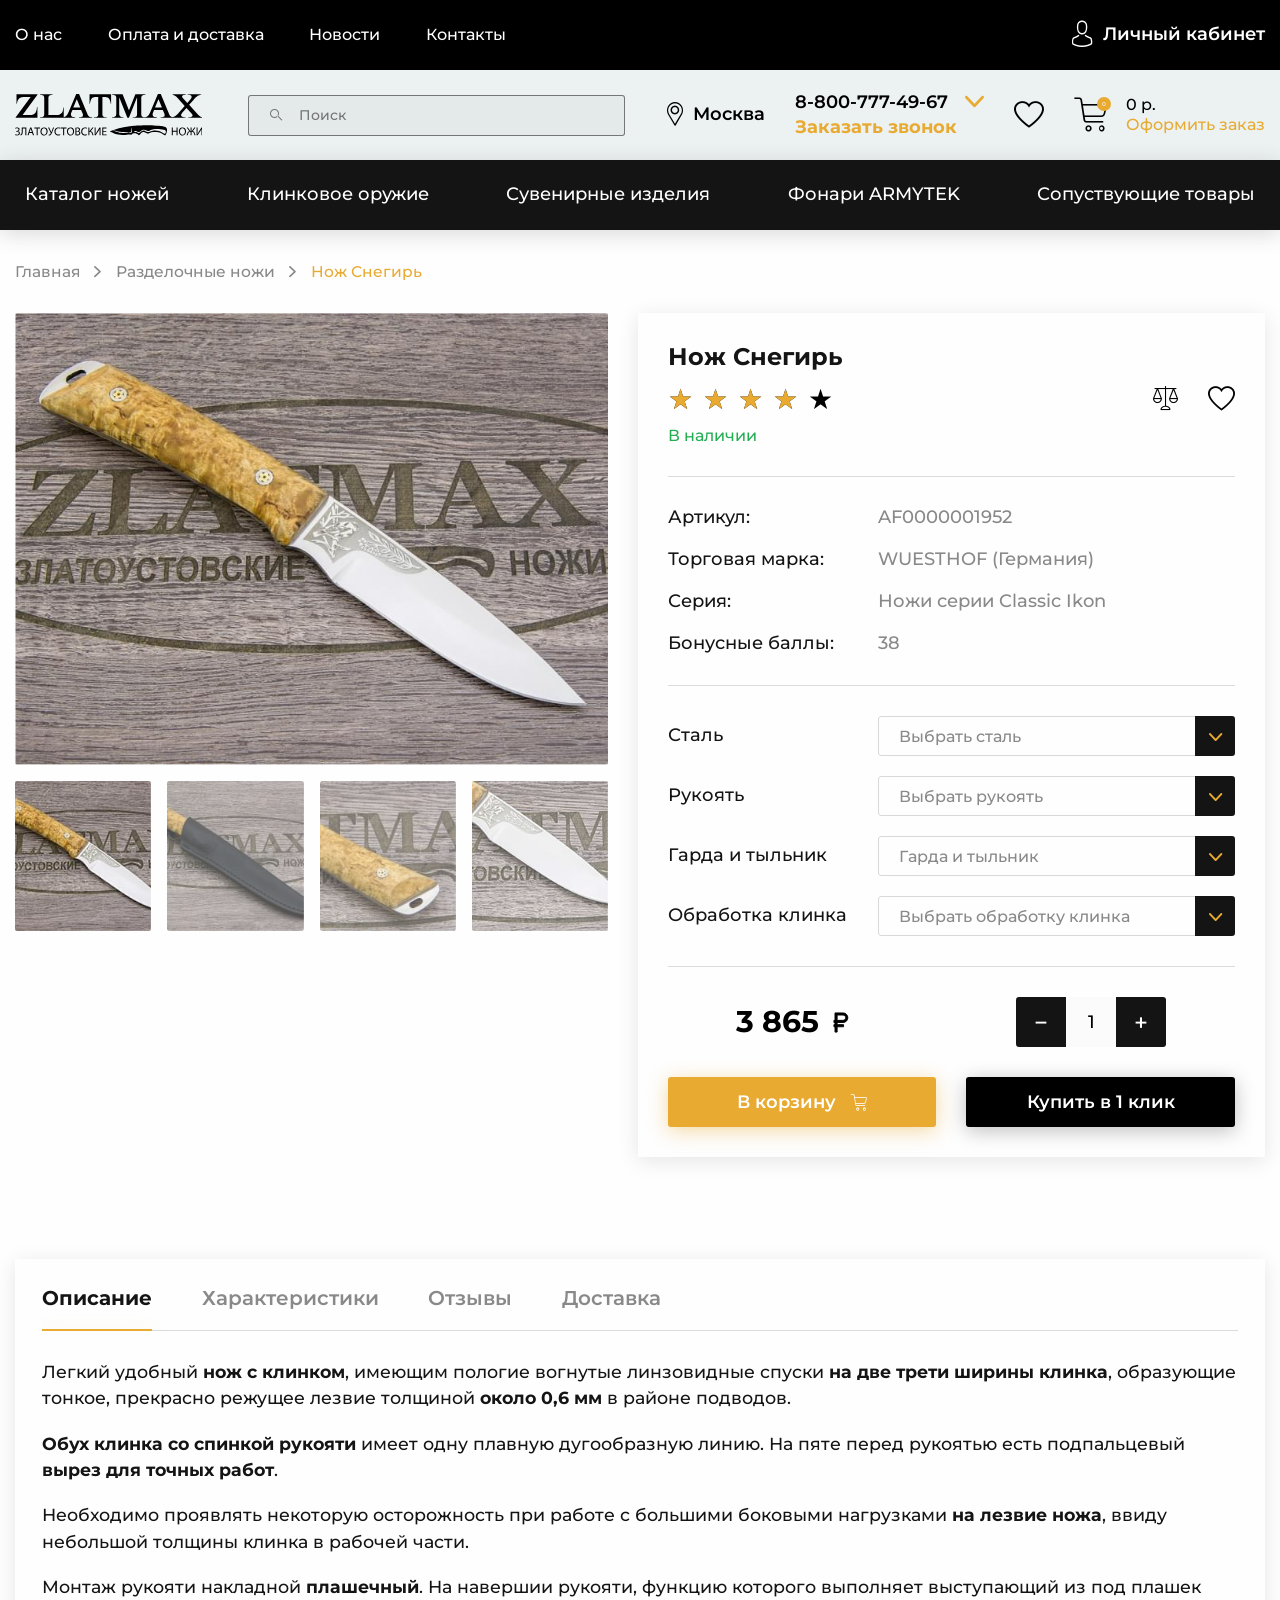
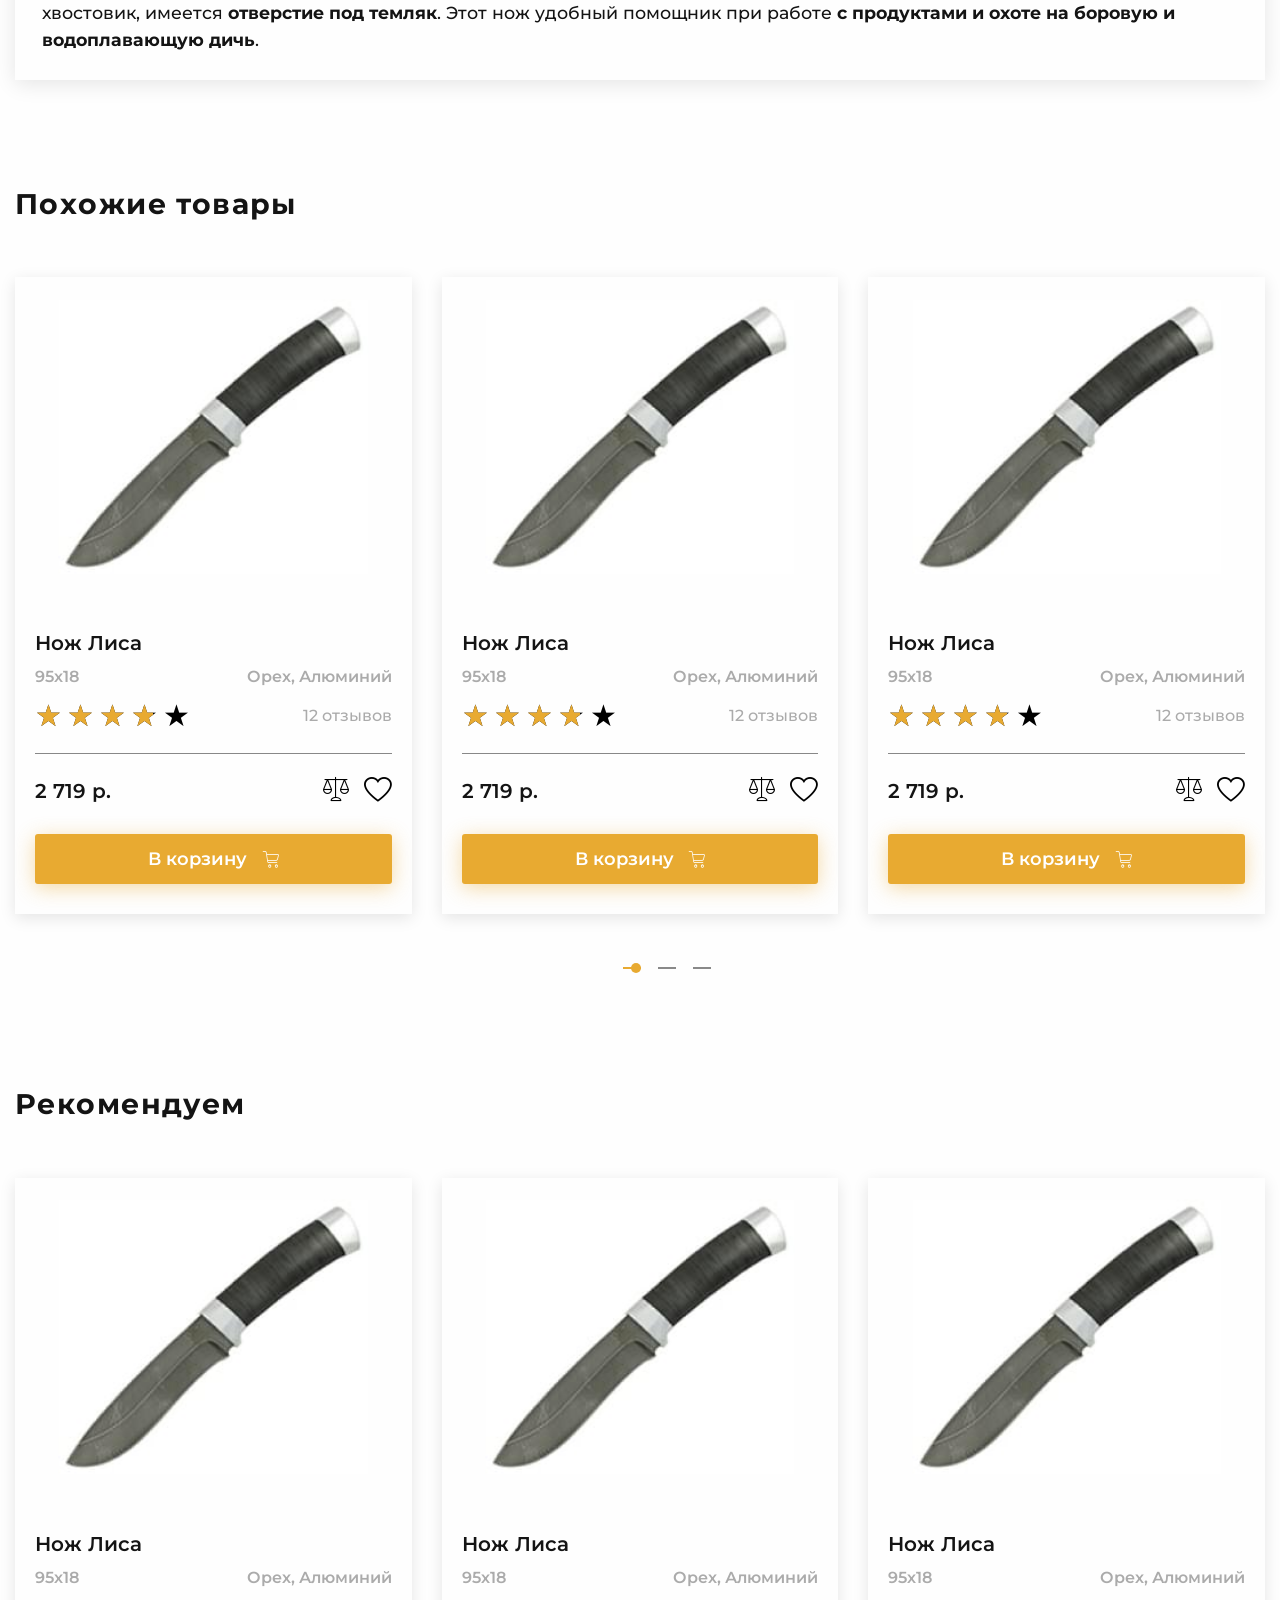
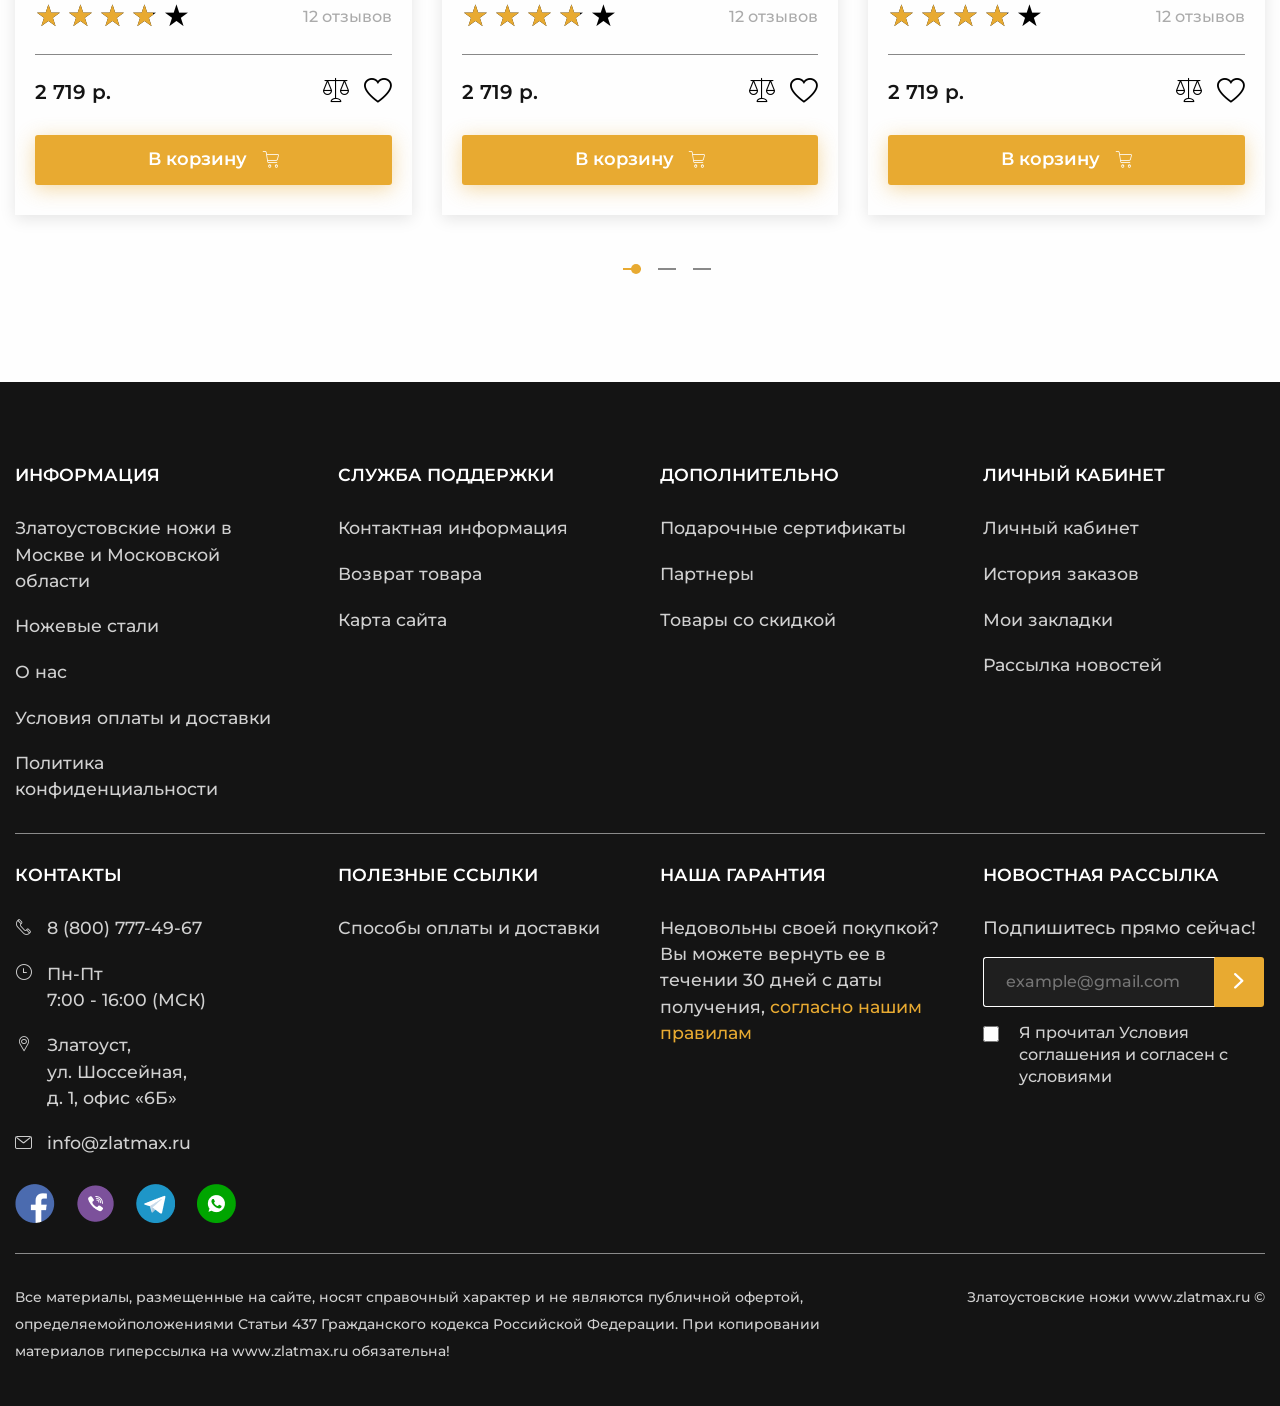
<file: product_with-comments.html>
<!DOCTYPE html>
<html lang="ru">
<head>
	<meta charset="UTF-8">
	<meta http-equiv="X-UA-Compatible" content="IE=edge">
	<meta name="viewport" content="width=device-width, initial-scale=1.0">
	<link rel="stylesheet" href="css/style.min.css">
	<link rel="apple-touch-icon" sizes="180x180" href="/files/favicon/apple-touch-icon.png">
	<link rel="icon" type="image/png" sizes="32x32" href="/files/favicon/favicon-32x32.png">
	<link rel="icon" type="image/png" sizes="16x16" href="/files/favicon/favicon-16x16.png">
	<link rel="manifest" href="/files/favicon/site.webmanifest">
	<link rel="mask-icon" href="/files/favicon/safari-pinned-tab.svg" color="#5bbad5">
	<link rel="shortcut icon" href="/files/favicon/favicon.ico">
	<meta name="msapplication-TileColor" content="#da532c">
	<meta name="msapplication-config" content="/files/favicon/browserconfig.xml">
	<meta name="theme-color" content="#ffffff">
	<title>Карточка товара</title>
</head>

<body>
	<div class="wrapper">
		<header class="header">
	<div class="header__top top-header">
		<div class="top-header__container">
			<nav data-da="menu,last,991.98" class="top-header__menu menu-top-header">
				<ul class="menu-top-header__list">
					<li hidden class="menu-top-header__item"><a href="" data-catalog
							class="menu-top-header__link menu-top-header__link_catalog icon-arrow-right">Каталог товаров</a>
					</li>
					<li class="menu-top-header__item"><a href="#!" class="menu-top-header__link">О нас</a></li>
					<li class="menu-top-header__item"><a href="#!" class="menu-top-header__link">Оплата и доставка</a></li>
					<li class="menu-top-header__item"><a href="#!" class="menu-top-header__link">Новости</a></li>
					<li class="menu-top-header__item"><a href="#!" class="menu-top-header__link">Контакты</a></li>
				</ul>
			</nav>
			<a href="#!" class="top-header__user icon-user"><span>Личный кабинет</span></a>
			<div class="top-header__menu-icon menu-icon">
				<button class="menu-icon__button icon-menu" type="button"
					aria-label="Показать/скрыть меню"><span></span><span></span><span></span><span></span>
				</button>
			</div>
			<div hidden class="menu"></div>
		</div>
	</div>
	<div class="header__body body-header">
		<div class="body-header__container">
			<a href="#!" class="body-header__logo"><span
					class="body-header__logo-title body-header__logo-title_visually-hidden">Главная страница</span></a>
			<div data-da="catalog-header__container,first,479.98" class="body-header__search">
				<form action="#" class="search-header">
					<button class="search-header__button icon-search" type="button" aria-label="Искать"></button>
					<input data-placeholder class="search-header__input" autocomplete="off" type="text" aria-label="Поиск"
						name="form[]" placeholder="Поиск">
				</form>
			</div>
			<div class="body-header__actions actions-header">
				<a href="#!" class="actions-header__location icon-location">Москва</a>
				<div data-da="top-header__container,0,991.98" class="actions-header__phones phones-header">
					<div data-spollers class="phones-header__items">
						<div class="phones-header__item">
							<a href="tel:8800-7774967" class="phones-header__phone icon-phone"><span>8-800-777-49-67</span></a>
							<button type="button" data-spoller class="phones-header__arrow icon-arrow-down"
								aria-label="Показать/скрыть список"></button>
							<ul class="phones-header__list">
								<li class="phones-header__list-item">
									<a href="tel:88007774968" class="phones-header__phone">8-800-777-49-68</a>
								</li>
								<li class="phones-header__list-item">
									<a href="tel:88007774969" class="phones-header__phone">8-800-777-49-69</a>
								</li>
								<li class="phones-header__list-item">
									<a href="tel:88007774970" class="phones-header__phone">8-800-777-49-70</a>
								</li>
								<li hidden class="phones-header__list-item phones-header__list-item_callback"></li>
							</ul>
						</div>
					</div>
					<button data-da="phones-header__list-item_callback,last,991.98" data-popup-button="1" type="button"
						class="phones-header__callback">Заказать
						звонок</button>
				</div>
				<a href="#!" data-da="top-header__container,1,991.98" class="actions-header__favorite icon-favorite"><span
						class="actions-header__favorite-title actions-header__favorite-title_visually-hidden">Понравившиеся
						товары</span></a>
				<a href="#!" data-da="top-header__container,1,991.98" class="actions-header__cart cart-header">
					<div class="cart-header__icon icon-cart"><span>0</span></div>
					<div class="cart-header__body">
						<div class="cart-header__summ">0 р.</div>
						<div class="icon-cart__link">Оформить заказ</div>
					</div>
				</a>
			</div>
		</div>
	</div>
	<div class="header__catalog catalog-header">
		<div class="catalog-header__container">
			<nav data-da="menu-top-header__link_catalog,last,991.98" class="catalog-header__menu menu-catalog">
				<button hidden type="button" class="menu-catalog__back icon-arrow-left">Назад</button>
				<ul class="menu-catalog__list">
					<li class="menu-catalog__item"><a href="#!" data-menu-parent="1"
							class="menu-catalog__link icon-arrow-right">Каталог
							ножей</a></li>
					<li class="menu-catalog__item"><a href="#!" data-menu-parent="2"
							class="menu-catalog__link icon-arrow-right">Клинковое
							оружие</a></li>
					<li class="menu-catalog__item"><a href="#!" data-menu-parent="3"
							class="menu-catalog__link icon-arrow-right">Сувенирные
							изделия</a></li>
					<li class="menu-catalog__item"><a href="#!" data-menu-parent="4"
							class="menu-catalog__link icon-arrow-right">Фонари ARMYTEK</a>
					</li>
					<li class="menu-catalog__item"><a href="#!" class="menu-catalog__link icon-arrow-right">Сопуствующие
							товары</a></li>
				</ul>
				<div class="menu-catalog__submenu submenu-catalog">
					<button hidden type="button" class="submenu-catalog__back icon-arrow-left">Назад</button>
					<div hidden data-submenu="1" class="submenu-catalog__block">
						<a href="#!" class="submenu-catalog__category">Категория ножей</a>
						<a href="#!" class="submenu-catalog__category">Производство ножей</a>
						<a href="#!" class="submenu-catalog__category">Ножи по маркам стали</a>
						<a href="#!" class="submenu-catalog__category">Заточка и полировка ножей</a>
						<a href="#!" class="submenu-catalog__category">Ножевая мастерская</a>
						<ul class="submenu-catalog__list">
							<li class="submenu-catalog__item"><a href="#!" class="submenu-catalog__link">Разделочные
									ножи
								</a></li>
							<li class="submenu-catalog__item"><a href="#!" class="submenu-catalog__link">Туристические
									ножи</a></li>
							<li class="submenu-catalog__item"><a href="#!" class="submenu-catalog__link">Ножи
									охотничьи</a>
							</li>
							<li class="submenu-catalog__item"><a href="#!" class="submenu-catalog__link">Булатные
									ножи</a>
							</li>
							<li class="submenu-catalog__item"><a href="#!" class="submenu-catalog__link">Ножи из
									дамаска</a></li>
							<li class="submenu-catalog__item"><a href="#!" class="submenu-catalog__link">Тактического
									назначения</a></li>
							<li class="submenu-catalog__item"><a href="#!" class="submenu-catalog__link">Метательные
									ножи</a></li>
							<li class="submenu-catalog__item"><a href="#!" class="submenu-catalog__link">Мачете и
									кукри</a>
							</li>
							<li class="submenu-catalog__item"><a href="#!" class="submenu-catalog__link">Ножи
									кухонные</a>
							</li>
						</ul>
						<ul class="submenu-catalog__list">
							<li class="submenu-catalog__item"><a href="#!" class="submenu-catalog__link">Ножи АИР</a>
							</li>
							<li class="submenu-catalog__item"><a href="#!" class="submenu-catalog__link">Ножи ЗИК</a>
							</li>
							<li class="submenu-catalog__item"><a href="#!" class="submenu-catalog__link">Ножи ЗЗОСС</a>
							</li>
							<li class="submenu-catalog__item"><a href="#!" class="submenu-catalog__link">Ножи
									РОСоружие</a></li>
							<li class="submenu-catalog__item"><a href="#!" class="submenu-catalog__link">Ножи
									Оружейник</a></li>
							<li class="submenu-catalog__item"><a href="#!" class="submenu-catalog__link">Булат Сергея
									Баранова</a></li>
							<li class="submenu-catalog__item"><a href="#!" class="submenu-catalog__link">Булат Андрея
									Умерова</a></li>
							<li class="submenu-catalog__item"><a href="#!" class="submenu-catalog__link">Ножи Златко</a>
							</li>
							<li class="submenu-catalog__item"><a href="#!" class="submenu-catalog__link">Ножи
									Стиль-М</a></li>
							<li class="submenu-catalog__item"><a href="#!" class="submenu-catalog__link">Оружейная
									компания</a></li>
						</ul>
						<ul class="submenu-catalog__list">
							<li class="submenu-catalog__item"><a href="#!" class="submenu-catalog__link">Ножи из стали
									40х102С2М</a></li>
							<li class="submenu-catalog__item"><a href="#!" class="submenu-catalog__link">Ножи из стали
									95х18</a></li>
							<li class="submenu-catalog__item"><a href="#!" class="submenu-catalog__link">Ножи из стали
									100х13м</a></li>
							<li class="submenu-catalog__item"><a href="#!" class="submenu-catalog__link">Ножи из стали
									110х18м-ШД</a></li>
							<li class="submenu-catalog__item"><a href="#!" class="submenu-catalog__link">Ножи из стали
									ЭИ-107 ТЦ</a></li>
							<li class="submenu-catalog__item"><a href="#!" class="submenu-catalog__link">Ножи из стали
									50х14МФ</a></li>
							<li class="submenu-catalog__item"><a href="#!" class="submenu-catalog__link">Ножи из стали
									AUS-8</a></li>
							<li class="submenu-catalog__item"><a href="#!" class="submenu-catalog__link">Ножи из стали
									К340</a></li>
							<li class="submenu-catalog__item"><a href="#!" class="submenu-catalog__link">Ножи из стали
									M390</a></li>
							<li class="submenu-catalog__item"><a href="#!" class="submenu-catalog__link">Ножи из стали
									ЭП-766</a></li>
						</ul>
						<ul class="submenu-catalog__list">
							<li class="submenu-catalog__item"><a href="#!" class="submenu-catalog__link">Паста ГОИ</a>
							</li>
							<li class="submenu-catalog__item"><a href="#!" class="submenu-catalog__link">Алмазная
									паста</a></li>
							<li class="submenu-catalog__item"><a href="#!" class="submenu-catalog__link">Бруски и камни
									для заточки</a></li>
							<li class="submenu-catalog__item"><a href="#!" class="submenu-catalog__link">Заточные
									системы</a></li>
						</ul>
						<ul class="submenu-catalog__list">
							<li class="submenu-catalog__item"><a href="#!" class="submenu-catalog__link">Ножевые
									клинки</a></li>
							<li class="submenu-catalog__item"><a href="#!" class="submenu-catalog__link">Заготовки для
									ножей</a></li>
							<li class="submenu-catalog__item"><a href="#!" class="submenu-catalog__link">Литье для
									ножей</a></li>
							<li class="submenu-catalog__item"><a href="#!" class="submenu-catalog__link">Материалы для
									рукоятей</a></li>
							<li class="submenu-catalog__item"><a href="#!" class="submenu-catalog__link">Уход за
									рукоятиями ножей</a></li>
						</ul>
						<a href="#!" class="submenu-catalog__all">Смотреть все</a>
						<a href="#!" class="submenu-catalog__all">Смотреть все</a>
						<a href="#!" class="submenu-catalog__all">Смотреть все</a>
						<a href="#!" class="submenu-catalog__all">Смотреть все</a>
						<a href="#!" class="submenu-catalog__all">Смотреть все</a>
					</div>
					<div hidden data-submenu="2" class="submenu-catalog__block">
						<a href="#!" class="submenu-catalog__category">Категория ножей</a>
						<a href="#!" class="submenu-catalog__category">Производство ножей</a>
						<a href="#!" class="submenu-catalog__category">Ножи по маркам стали</a>
						<a href="#!" class="submenu-catalog__category">Заточка и полировка ножей</a>
						<ul class="submenu-catalog__list">
							<li class="submenu-catalog__item"><a href="#!" class="submenu-catalog__link">Разделочные
									ножи
								</a></li>
							<li class="submenu-catalog__item"><a href="#!" class="submenu-catalog__link">Туристические
									ножи</a></li>
							<li class="submenu-catalog__item"><a href="#!" class="submenu-catalog__link">Ножи
									охотничьи</a>
							</li>
							<li class="submenu-catalog__item"><a href="#!" class="submenu-catalog__link">Булатные
									ножи</a>
							</li>
							<li class="submenu-catalog__item"><a href="#!" class="submenu-catalog__link">Ножи из
									дамаска</a></li>
							<li class="submenu-catalog__item"><a href="#!" class="submenu-catalog__link">Тактического
									назначения</a></li>
							<li class="submenu-catalog__item"><a href="#!" class="submenu-catalog__link">Метательные
									ножи</a></li>
							<li class="submenu-catalog__item"><a href="#!" class="submenu-catalog__link">Мачете и
									кукри</a>
							</li>
							<li class="submenu-catalog__item"><a href="#!" class="submenu-catalog__link">Ножи
									кухонные</a>
							</li>
						</ul>
						<ul class="submenu-catalog__list">
							<li class="submenu-catalog__item"><a href="#!" class="submenu-catalog__link">Ножи АИР</a>
							</li>
							<li class="submenu-catalog__item"><a href="#!" class="submenu-catalog__link">Ножи ЗИК</a>
							</li>
							<li class="submenu-catalog__item"><a href="#!" class="submenu-catalog__link">Ножи ЗЗОСС</a>
							</li>
							<li class="submenu-catalog__item"><a href="#!" class="submenu-catalog__link">Ножи
									РОСоружие</a></li>
							<li class="submenu-catalog__item"><a href="#!" class="submenu-catalog__link">Ножи
									Оружейник</a></li>
							<li class="submenu-catalog__item"><a href="#!" class="submenu-catalog__link">Булат Сергея
									Баранова</a></li>
							<li class="submenu-catalog__item"><a href="#!" class="submenu-catalog__link">Булат Андрея
									Умерова</a></li>
							<li class="submenu-catalog__item"><a href="#!" class="submenu-catalog__link">Ножи Златко</a>
							</li>
							<li class="submenu-catalog__item"><a href="#!" class="submenu-catalog__link">Ножи
									Стиль-М</a></li>
							<li class="submenu-catalog__item"><a href="#!" class="submenu-catalog__link">Оружейная
									компания</a></li>
						</ul>
						<ul class="submenu-catalog__list">
							<li class="submenu-catalog__item"><a href="#!" class="submenu-catalog__link">Ножи из стали
									40х102С2М</a></li>
							<li class="submenu-catalog__item"><a href="#!" class="submenu-catalog__link">Ножи из стали
									95х18</a></li>
							<li class="submenu-catalog__item"><a href="#!" class="submenu-catalog__link">Ножи из стали
									100х13м</a></li>
							<li class="submenu-catalog__item"><a href="#!" class="submenu-catalog__link">Ножи из стали
									110х18м-ШД</a></li>
							<li class="submenu-catalog__item"><a href="#!" class="submenu-catalog__link">Ножи из стали
									ЭИ-107 ТЦ</a></li>
							<li class="submenu-catalog__item"><a href="#!" class="submenu-catalog__link">Ножи из стали
									50х14МФ</a></li>
							<li class="submenu-catalog__item"><a href="#!" class="submenu-catalog__link">Ножи из стали
									AUS-8</a></li>
							<li class="submenu-catalog__item"><a href="#!" class="submenu-catalog__link">Ножи из стали
									К340</a></li>
							<li class="submenu-catalog__item"><a href="#!" class="submenu-catalog__link">Ножи из стали
									M390</a></li>
							<li class="submenu-catalog__item"><a href="#!" class="submenu-catalog__link">Ножи из стали
									ЭП-766</a></li>
						</ul>
						<ul class="submenu-catalog__list">
							<li class="submenu-catalog__item"><a href="#!" class="submenu-catalog__link">Паста ГОИ</a>
							</li>
							<li class="submenu-catalog__item"><a href="#!" class="submenu-catalog__link">Алмазная
									паста</a></li>
							<li class="submenu-catalog__item"><a href="#!" class="submenu-catalog__link">Бруски и камни
									для заточки</a></li>
							<li class="submenu-catalog__item"><a href="#!" class="submenu-catalog__link">Заточные
									системы</a></li>
						</ul>
						<a href="#!" class="submenu-catalog__all">Смотреть все</a>
						<a href="#!" class="submenu-catalog__all">Смотреть все</a>
						<a href="#!" class="submenu-catalog__all">Смотреть все</a>
						<a href="#!" class="submenu-catalog__all">Смотреть все</a>
					</div>
					<div hidden data-submenu="3" class="submenu-catalog__block">
						<a href="#!" class="submenu-catalog__category">Категория ножей</a>
						<a href="#!" class="submenu-catalog__category">Производство ножей</a>
						<a href="#!" class="submenu-catalog__category">Ножи по маркам стали</a>
						<ul class="submenu-catalog__list">
							<li class="submenu-catalog__item"><a href="#!" class="submenu-catalog__link">Разделочные
									ножи
								</a></li>
							<li class="submenu-catalog__item"><a href="#!" class="submenu-catalog__link">Туристические
									ножи</a></li>
							<li class="submenu-catalog__item"><a href="#!" class="submenu-catalog__link">Ножи
									охотничьи</a>
							</li>
							<li class="submenu-catalog__item"><a href="#!" class="submenu-catalog__link">Булатные
									ножи</a>
							</li>
							<li class="submenu-catalog__item"><a href="#!" class="submenu-catalog__link">Ножи из
									дамаска</a></li>
							<li class="submenu-catalog__item"><a href="#!" class="submenu-catalog__link">Тактического
									назначения</a></li>
							<li class="submenu-catalog__item"><a href="#!" class="submenu-catalog__link">Метательные
									ножи</a></li>
							<li class="submenu-catalog__item"><a href="#!" class="submenu-catalog__link">Мачете и
									кукри</a>
							</li>
							<li class="submenu-catalog__item"><a href="#!" class="submenu-catalog__link">Ножи
									кухонные</a>
							</li>
						</ul>
						<ul class="submenu-catalog__list">
							<li class="submenu-catalog__item"><a href="#!" class="submenu-catalog__link">Ножи АИР</a>
							</li>
							<li class="submenu-catalog__item"><a href="#!" class="submenu-catalog__link">Ножи ЗИК</a>
							</li>
							<li class="submenu-catalog__item"><a href="#!" class="submenu-catalog__link">Ножи ЗЗОСС</a>
							</li>
							<li class="submenu-catalog__item"><a href="#!" class="submenu-catalog__link">Ножи
									РОСоружие</a></li>
							<li class="submenu-catalog__item"><a href="#!" class="submenu-catalog__link">Ножи
									Оружейник</a></li>
							<li class="submenu-catalog__item"><a href="#!" class="submenu-catalog__link">Булат Сергея
									Баранова</a></li>
							<li class="submenu-catalog__item"><a href="#!" class="submenu-catalog__link">Булат Андрея
									Умерова</a></li>
							<li class="submenu-catalog__item"><a href="#!" class="submenu-catalog__link">Ножи Златко</a>
							</li>
							<li class="submenu-catalog__item"><a href="#!" class="submenu-catalog__link">Ножи
									Стиль-М</a></li>
							<li class="submenu-catalog__item"><a href="#!" class="submenu-catalog__link">Оружейная
									компания</a></li>
						</ul>
						<ul class="submenu-catalog__list">
							<li class="submenu-catalog__item"><a href="#!" class="submenu-catalog__link">Ножи из стали
									40х102С2М</a></li>
							<li class="submenu-catalog__item"><a href="#!" class="submenu-catalog__link">Ножи из стали
									95х18</a></li>
							<li class="submenu-catalog__item"><a href="#!" class="submenu-catalog__link">Ножи из стали
									100х13м</a></li>
							<li class="submenu-catalog__item"><a href="#!" class="submenu-catalog__link">Ножи из стали
									110х18м-ШД</a></li>
							<li class="submenu-catalog__item"><a href="#!" class="submenu-catalog__link">Ножи из стали
									ЭИ-107 ТЦ</a></li>
							<li class="submenu-catalog__item"><a href="#!" class="submenu-catalog__link">Ножи из стали
									50х14МФ</a></li>
							<li class="submenu-catalog__item"><a href="#!" class="submenu-catalog__link">Ножи из стали
									AUS-8</a></li>
							<li class="submenu-catalog__item"><a href="#!" class="submenu-catalog__link">Ножи из стали
									К340</a></li>
							<li class="submenu-catalog__item"><a href="#!" class="submenu-catalog__link">Ножи из стали
									M390</a></li>
							<li class="submenu-catalog__item"><a href="#!" class="submenu-catalog__link">Ножи из стали
									ЭП-766</a></li>
						</ul>
						<a href="#!" class="submenu-catalog__all">Смотреть все</a>
						<a href="#!" class="submenu-catalog__all">Смотреть все</a>
						<a href="#!" class="submenu-catalog__all">Смотреть все</a>
					</div>
					<div hidden data-submenu="4" class="submenu-catalog__block">
						<a href="#!" class="submenu-catalog__category">Категория ножей</a>
						<a href="#!" class="submenu-catalog__category">Производство ножей</a>

						<ul class="submenu-catalog__list">
							<li class="submenu-catalog__item"><a href="#!" class="submenu-catalog__link">Разделочные
									ножи
								</a></li>
							<li class="submenu-catalog__item"><a href="#!" class="submenu-catalog__link">Туристические
									ножи</a></li>
							<li class="submenu-catalog__item"><a href="#!" class="submenu-catalog__link">Ножи
									охотничьи</a>
							</li>
							<li class="submenu-catalog__item"><a href="#!" class="submenu-catalog__link">Булатные
									ножи</a>
							</li>
							<li class="submenu-catalog__item"><a href="#!" class="submenu-catalog__link">Ножи из
									дамаска</a></li>
							<li class="submenu-catalog__item"><a href="#!" class="submenu-catalog__link">Тактического
									назначения</a></li>
							<li class="submenu-catalog__item"><a href="#!" class="submenu-catalog__link">Метательные
									ножи</a></li>
							<li class="submenu-catalog__item"><a href="#!" class="submenu-catalog__link">Мачете и
									кукри</a>
							</li>
							<li class="submenu-catalog__item"><a href="#!" class="submenu-catalog__link">Ножи
									кухонные</a>
							</li>
						</ul>
						<ul class="submenu-catalog__list">
							<li class="submenu-catalog__item"><a href="#!" class="submenu-catalog__link">Ножи АИР</a>
							</li>
							<li class="submenu-catalog__item"><a href="#!" class="submenu-catalog__link">Ножи ЗИК</a>
							</li>
							<li class="submenu-catalog__item"><a href="#!" class="submenu-catalog__link">Ножи ЗЗОСС</a>
							</li>
							<li class="submenu-catalog__item"><a href="#!" class="submenu-catalog__link">Ножи
									РОСоружие</a></li>
							<li class="submenu-catalog__item"><a href="#!" class="submenu-catalog__link">Ножи
									Оружейник</a></li>
							<li class="submenu-catalog__item"><a href="#!" class="submenu-catalog__link">Булат Сергея
									Баранова</a></li>
							<li class="submenu-catalog__item"><a href="#!" class="submenu-catalog__link">Булат Андрея
									Умерова</a></li>
							<li class="submenu-catalog__item"><a href="#!" class="submenu-catalog__link">Ножи Златко</a>
							</li>
							<li class="submenu-catalog__item"><a href="#!" class="submenu-catalog__link">Ножи
									Стиль-М</a></li>
							<li class="submenu-catalog__item"><a href="#!" class="submenu-catalog__link">Оружейная
									компания</a></li>
						</ul>
						<a href="#!" class="submenu-catalog__all">Смотреть все</a>
						<a href="#!" class="submenu-catalog__all">Смотреть все</a>
					</div>
				</div>
			</nav>
		</div>
	</div>
</header>
		<main class="page page_inner">
			<div class="page__header">
				<div class="page__container">
					<nav class="page_breadcrumbs breadcrumbs">
						<ul class="breadcrumbs__list">
							<li class="breadcrumbs__item">
								<a href="#!" class="breadcrumbs__link"><span>Главная</span></a>
							</li>
							<li class="breadcrumbs__item">
								<a href="#!" class="breadcrumbs__link"><span>Разделочные ножи</span></a>
							</li>
							<li class="breadcrumbs__item">
								<span class="breadcrumbs__current">Нож Снегирь</span>
							</li>
						</ul>
					</nav>
				</div>
			</div>
			<div class="product">
				<div class="product__container">
					<div class="product__main main-product">
						<div class="main-product__images images-product">
							<div class="images-product__slider">
								<div class="images-product__swiper">
									<div class="images-product__slide-ibg">
										<img src="img/product/01.jpg" alt="Нож">
									</div>
									<div class="images-product__slide-ibg">
										<img src="img/product/02.jpg" alt="Нож">
									</div>
									<div class="images-product__slide-ibg">
										<img src="img/product/03.jpg" alt="Нож">
									</div>
									<div class="images-product__slide-ibg">
										<img src="img/product/04.jpg" alt="Нож">
									</div>
									<div class="images-product__slide-ibg">
										<img src="img/product/05.jpg" alt="Нож">
									</div>
									<div class="images-product__slide-ibg">
										<img src="img/product/06.jpg" alt="Нож">
									</div>
								</div>
							</div>
							<div class="images-product__thumbs thumbs-images">
								<div class="thumbs-images__swiper">
									<div class="thumbs-images__slide">
										<div class="thumbs-images__image-wrap-ibg">
											<img src="img/product/mini-01.jpg" alt="Нож">
										</div>
									</div>
									<div class="thumbs-images__slide">
										<div class="thumbs-images__image-wrap-ibg">
											<img src="img/product/mini-02.jpg" alt="Нож">
										</div>
									</div>
									<div class="thumbs-images__slide">
										<div class="thumbs-images__image-wrap-ibg">
											<img src="img/product/mini-03.jpg" alt="Нож">
										</div>
									</div>
									<div class="thumbs-images__slide">
										<div class="thumbs-images__image-wrap-ibg">
											<img src="img/product/mini-04.jpg" alt="Нож">
										</div>
									</div>
									<div class="thumbs-images__slide">
										<div class="thumbs-images__image-wrap-ibg">
											<img src="img/product/mini-05.jpg" alt="Нож">
										</div>
									</div>
									<div class="thumbs-images__slide">
										<div class="thumbs-images__image-wrap-ibg">
											<img src="img/product/mini-06.jpg" alt="Нож">
										</div>
									</div>
								</div>
							</div>
						</div>
						<div class="main-product__body body-product">
							<div class="body-product__header header-product">
								<div class="header-product__line">
									<h1 class="header-product__title">Нож Снегирь</h1>
								</div>
								<div class="header-product__line">
									<div class="header-product__rating rating">
										<div class="rating__body">
											<div class="rating__active"></div>
											<div class="rating__items">
												<input type="radio" class="rating__item" value="1" name="rating"
													aria-label="rating">
												<input type="radio" class="rating__item" value="2" name="rating"
													aria-label="rating">
												<input type="radio" class="rating__item" value="3" name="rating"
													aria-label="rating">
												<input type="radio" class="rating__item" value="4" name="rating"
													aria-label="rating">
												<input type="radio" class="rating__item" value="5" name="rating"
													aria-label="rating">
											</div>
										</div>
										<div hidden class="rating__value">3.7</div>
									</div>
									<div class="header-product__icons">
										<span data-tooltip="В сравнение"><button type="button"
												class="header-product__button icon-compare"
												aria-label="В сравнение"></button></span>
										<span data-tooltip="В закладки"><button class="header-product__button icon-favorite"
												aria-label="В закладки"></button></span>
									</div>
								</div>
								<div class="header-product__line">
									<div class="header-product__availability">В наличии</div>
								</div>
							</div>
							<div class="body-product__table table-product">
								<div class="table-product__label">Артикул:</div>
								<div class="table-product__value">AF0000001952</div>
								<div class="table-product__label">Торговая марка:</div>
								<div class="table-product__value">WUESTHOF (Германия)</div>
								<div class="table-product__label">Серия:</div>
								<div class="table-product__value">Ножи серии Classic Ikon</div>
								<div class="table-product__label">Бонусные баллы:</div>
								<div class="table-product__value">38</div>
							</div>
							<div class="body-product__options options-product">
								<div class="options-product__label">Сталь</div>
								<div class="options-product__value">
									<div class="options-product__select select-product select">
										<span class="select__label"></span>
										<div class="select__wrapper">
											<select hidden class="select-native" name="form[]">
												<option value="1" selected disabled>Выбрать сталь</option>
												<option value="2">Сталь №1</option>
												<option value="3">Сталь №2</option>
												<option value="4">Сталь №3</option>
											</select>
										</div>
									</div>
								</div>
								<div class="options-product__label">Рукоять</div>
								<div class="options-product__value">
									<div class="options-product__select select-product select">
										<span class="select__label"></span>
										<div class="select__wrapper">
											<select hidden class="select-native" name="form[]">
												<option value="1" selected disabled>Выбрать рукоять</option>
												<option value="2">Рукоять №1</option>
												<option value="3">Рукоять №2</option>
												<option value="4">Рукоять №3</option>
											</select>
										</div>
									</div>
								</div>
								<div class="options-product__label">Гарда и тыльник</div>
								<div class="options-product__value">
									<div class="options-product__select select-product select">
										<span class="select__label"></span>
										<div class="select__wrapper">
											<select hidden class="select-native" name="form[]">
												<option value="1" selected disabled>Гарда и тыльник</option>
												<option value="2">Гарда и тыльник №1</option>
												<option value="3">Гарда и тыльник №2</option>
												<option value="4">Гарда и тыльник №3</option>
											</select>
										</div>
									</div>
								</div>
								<div class="options-product__label">Обработка клинка</div>
								<div class="options-product__value">
									<div class="options-product__select select-product select">
										<span class="select__label"></span>
										<div class="select__wrapper">
											<select hidden class="select-native" name="form[]">
												<option value="1" selected disabled>Выбрать обработку клинка</option>
												<option value="2">Обработка клинка №1</option>
												<option value="3">Обработка клинка №2</option>
												<option value="4">Обработка клинка №3</option>
											</select>
										</div>
									</div>
								</div>
							</div>
							<div class="body-product__actions actions-product">
								<div class="actions-product__row">
									<div class="actions-product__price">3 865</div>
									<div class="actions-product__quantity quantity">
										<button type="button" class="quantity__button quantity__button_minus"
											aria-label="Уменшить количество">−</button>
										<div class="quantity__input">
											<input type="text" autocomplete="off" name="form[]" value="1"
												aria-label="Количество товара">
										</div>
										<button type="button" class="quantity__button quantity__button_plus"
											aria-label="Увеличить количество">+</button>
									</div>
								</div>
								<div class="actions-product__row">
									<div class="actions-product__buttons">
										<button type="button" class="actions-product__cart button"><span
												class="icon-cart"></span>В корзину</button>
										<button type="button" class="actions-product__cart button button_black">Купить в 1
											клик</button>
									</div>
								</div>
							</div>
						</div>
					</div>
					<div data-tabs="991.98,one" class="product__info tabs">
						<div class="tabs__headers">
							<nav class="tabs__navigation">
								<button type="button" class="tabs__title _tab-active">Описание</button>
								<button type="button" class="tabs__title">Характеристики</button>
								<button type="button" class="tabs__title">Отзывы</button>
								<button type="button" class="tabs__title">Доставка</button>
							</nav>
						</div>
						<div class="tabs__content">
							<div class="tabs__body">
								<p>
									Легкий удобный <b>нож с клинком</b>, имеющим пологие вогнутые линзовидные спуски <b>на две
										трети ширины клинка</b>, образующие тонкое,
									прекрасно режущее лезвие толщиной <b>около 0,6 мм</b> в районе подводов.
								</p>
								<p>
									<b>Обух клинка со спинкой рукояти</b> имеет одну плавную дугообразную линию. На пяте перед
									рукоятью
									есть подпальцевый <b>вырез для точных работ</b>.
								</p>
								<p>
									Необходимо проявлять некоторую осторожность при работе с большими боковыми нагрузками <b>на
										лезвие ножа</b>, ввиду небольшой
									толщины клинка
									в рабочей части.
								</p>
								<p>
									Монтаж рукояти накладной <b>плашечный</b>. На навершии рукояти, функцию которого выполняет
									выступающий из под плашек хвостовик,
									имеется <b>отверстие под темляк</b>. Этот нож удобный помощник при работе <b>с продуктами и
										охоте на боровую и водоплавающую дичь</b>.
								</p>
							</div>
							<div class="tabs__body">
								<div class="tabs__characteristics characteristics-tab">
									<div class="characteristics-tab__item">
										<div class="characteristics-tab__header">Технические характеристики</div>
										<div class="characteristics-tab__body">
											<div class="characteristics-tab__property">Общая длина, мм:</div>
											<div class="characteristics-tab__value">227</div>
											<div class="characteristics-tab__property">Длина клинка, мм:</div>
											<div class="characteristics-tab__value">112</div>
											<div class="characteristics-tab__property">Ширина клинка, мм:</div>
											<div class="characteristics-tab__value">24</div>
											<div class="characteristics-tab__property">Толщина обуха, мм:</div>
											<div class="characteristics-tab__value">2.9</div>
										</div>
									</div>
									<div class="characteristics-tab__item">
										<div class="characteristics-tab__header">Используемые материалы</div>
										<div class="characteristics-tab__body">
											<div class="characteristics-tab__property">Сталь:</div>
											<div class="characteristics-tab__value">95Х18</div>
											<div class="characteristics-tab__property">Рукоять:</div>
											<div class="characteristics-tab__value">Накладки карельская береза</div>
										</div>
									</div>
									<div class="characteristics-tab__item">
										<div class="characteristics-tab__header">Производство</div>
										<div class="characteristics-tab__body">
											<div class="characteristics-tab__property">Производство:</div>
											<div class="characteristics-tab__value">АиР</div>
										</div>
									</div>
								</div>
							</div>
							<div class="tabs__body">
								<div class="tabs__comments comments">
									<div class="comments__photo"><img src="img/product/comments/01.jpg" alt="avatar">
									</div>
									<div class="comments__block">
										<div class="comments__header">
											<div class="comments__name">Никита Панков</div>
											<div class="comments__date">29.06.2019</div>
										</div>
										<div class="comments__body">
											<div class="comments__rating rating">
												<div class="rating__body">
													<div class="rating__active"></div>
													<div class="rating__items">
														<input type="radio" class="rating__item" value="1" name="rating"
															aria-label="rating">
														<input type="radio" class="rating__item" value="2" name="rating"
															aria-label="rating">
														<input type="radio" class="rating__item" value="3" name="rating"
															aria-label="rating">
														<input type="radio" class="rating__item" value="4" name="rating"
															aria-label="rating">
														<input type="radio" class="rating__item" value="5" name="rating"
															aria-label="rating">
													</div>
												</div>
												<div class="rating__value">5</div>
											</div>
											<div class="comments__text">Lorem ipsum dolor sit amet, consectetur
												adipiscing
												elit. Tortor luctus et consectetur augue.
												Dolor egestas nunc pellentesque hac fringilla. Enim hac scelerisque eu tellus
												feugiat vel.
												Ut ac nec eleifend fermentum dictum ullamcorper phasellus at sed.</div>
										</div>
										<div class="comments__footer">
											<button type="button" class="comments__answer">Ответить</button>
											<button type="button" class="comments__like icon-favorite"
												aria-label="Нравится"></button>
										</div>
									</div>
								</div>
								<div class="tabs__comments comments">
									<div class="comments__photo"><img src="img/product/comments/02.jpg" alt="avatar">
									</div>
									<div class="comments__block">
										<div class="comments__header">
											<div class="comments__name">Cаша Осийчук</div>
											<div class="comments__date">29.06.2019</div>
										</div>
										<div class="comments__body">
											<div class="comments__rating rating">
												<div class="rating__body">
													<div class="rating__active"></div>
													<div class="rating__items">
														<input type="radio" class="rating__item" value="1" name="rating"
															aria-label="rating">
														<input type="radio" class="rating__item" value="2" name="rating"
															aria-label="rating">
														<input type="radio" class="rating__item" value="3" name="rating"
															aria-label="rating">
														<input type="radio" class="rating__item" value="4" name="rating"
															aria-label="rating">
														<input type="radio" class="rating__item" value="5" name="rating"
															aria-label="rating">
													</div>
												</div>
												<div class="rating__value">5</div>
											</div>
											<div class="comments__text">Lorem ipsum dolor sit amet, consectetur
												adipiscing
												elit. Tortor luctus et consectetur augue.
												Dolor egestas nunc pellentesque hac fringilla. Enim hac scelerisque eu tellus
												feugiat vel.
												Ut ac nec eleifend fermentum dictum ullamcorper phasellus at sed.</div>
										</div>
										<div class="comments__footer">
											<button type="button" class="comments__answer">Ответить</button>
											<button type="button" class="comments__like icon-favorite"
												aria-label="Нравится"></button>
										</div>
									</div>
								</div>
							</div>
							<div class="tabs__body">
								<div class="tabs__delivery">
									<div class="delivery-tabs__item tab-selection">
										<div class="tab-selection__label">Ваша страна</div>
										<div class="tab-selection__value">
											<div class="tab-selection_select select-product select-product_delivery select">
												<span class="select__label"></span>
												<div class="select__wrapper">
													<select hidden class="select-native" name="form[]">
														<option value="1">Россия</option>
														<option value="2">Белоруссия</option>
														<option value="3" selected>Казахстан</option>
													</select>
												</div>
											</div>
										</div>
										<div class="tab-selection__label">Ваш город</div>
										<div class="tab-selection__value">
											<div class="tab-selection__select select-product select-product_delivery select">
												<span class="select__label"></span>
												<div class="select__wrapper">
													<select hidden class="select-native" name="form[]">
														<option value="1" selected disabled></option>
														<option value="2">Москва</option>
														<option value="3">Санкт-петербуг</optрion>
														<option value="4">Екатеринослав</optрion>
													</select>
												</div>
											</div>
										</div>
									</div>
									<div class="delivery-tabs__item tab-info">
										<div class="tab-info__delivery-method">
											<div class="tab-info__logo"><img src="img/product/delivery/russian-post.png" alt="">
											</div>
											<div class="tab-info__name">Почта России</div>
										</div>
										<div class="tab-info__value">
											<div class="tab-info__term">5-8 дней</div>
											<div class="tab-info__price">300</div>
										</div>
									</div>
									<div class="delivery-tabs__item tab-info">
										<div class="tab-info__delivery-method">
											<div class="tab-info__logo"><img src="img/product/delivery/russian-post.png" alt="">
											</div>
											<div class="tab-info__name">Почта России</div>
										</div>
										<div class="tab-info__value">
											<div class="tab-info__term">5-8 дней</div>
											<div class="tab-info__price">300</div>
										</div>
									</div>
								</div>
							</div>
						</div>
					</div>
				</div>
			</div>
			<section class="page__similar-products products-products">
				<div class="products-slider">
	<div class="products-slider__container">
		<div class="products-slider__header">
			<h2 class="products-slider__title">Похожие товары</h2>
			<a href="#!" class="products-slider__more icon-arrow-more">Перейти в каталог</a>
		</div>
		<div class="products-slider__slider">
			<div class="products-slider__swiper">
				<div class="products-slider__slide">
					<article class="product-card">
						<a href="#!" class="product-card__image">
							<span class="product-card__image-wrap-bg-contain">
								<img src="img/product-card/image.jpg" alt="Нож Лиса">
							</span>
						</a>
						<div class="product-card__body">
							<h2 class="product-card__title">
								<a href="#!" class="product-card__link-title">Нож Лиса</a>
							</h2>
							<div class="product-card__info info-product-card">
								<div class="info-product-card__size">95х18</div>
								<div class="info-product-card__materials">Орех, Алюминий</div>
							</div>
							<div class="product-card__rating rating">
								<div class="rating__body">
									<div class="rating__active"></div>
									<div class="rating__items">
										<input type="radio" class="rating__item" value="1" name="rating" aria-label="rating">
										<input type="radio" class="rating__item" value="2" name="rating" aria-label="rating">
										<input type="radio" class="rating__item" value="3" name="rating" aria-label="rating">
										<input type="radio" class="rating__item" value="4" name="rating" aria-label="rating">
										<input type="radio" class="rating__item" value="5" name="rating" aria-label="rating">
									</div>
								</div>
								<div hidden class="rating__value">3.7</div>
								<div class="rating__info">12 отзывов</div>
							</div>
							<div class="product-card__footer">
								<div class="product-card__price">2 719 р.</div>
								<a href="#!" class="product-card__compare icon-compare"></a>
								<a href="#!" class="product-card__favorite icon-favorite"></a>
							</div>
							<button type="button" class="product-card__cart button"><span class="icon-cart"></span>В
								корзину</button>
						</div>
					</article>
				</div>
				<div class="products-slider__slide">
					<article class="product-card">
						<a href="#!" class="product-card__image">
							<span class="product-card__image-wrap-bg-contain">
								<img src="img/product-card/image.jpg" alt="Нож Лиса">
							</span>
						</a>
						<div class="product-card__body">
							<h2 class="product-card__title">
								<a href="#!" class="product-card__link-title">Нож Лиса</a>
							</h2>
							<div class="product-card__info info-product-card">
								<div class="info-product-card__size">95х18</div>
								<div class="info-product-card__materials">Орех, Алюминий</div>
							</div>
							<div class="product-card__rating rating">
								<div class="rating__body">
									<div class="rating__active"></div>
									<div class="rating__items">
										<input type="radio" class="rating__item" value="1" name="rating" aria-label="rating">
										<input type="radio" class="rating__item" value="2" name="rating" aria-label="rating">
										<input type="radio" class="rating__item" value="3" name="rating" aria-label="rating">
										<input type="radio" class="rating__item" value="4" name="rating" aria-label="rating">
										<input type="radio" class="rating__item" value="5" name="rating" aria-label="rating">
									</div>
								</div>
								<div hidden class="rating__value">3.7</div>
								<div class="rating__info">12 отзывов</div>
							</div>
							<div class="product-card__footer">
								<div class="product-card__price">2 719 р.</div>
								<a href="#!" class="product-card__compare icon-compare"></a>
								<a href="#!" class="product-card__favorite icon-favorite"></a>
							</div>
							<button type="button" class="product-card__cart button"><span class="icon-cart"></span>В
								корзину</button>
						</div>
					</article>
				</div>
				<div class="products-slider__slide">
					<article class="product-card">
						<a href="#!" class="product-card__image">
							<span class="product-card__image-wrap-bg-contain">
								<img src="img/product-card/image.jpg" alt="Нож Лиса">
							</span>
						</a>
						<div class="product-card__body">
							<h2 class="product-card__title">
								<a href="#!" class="product-card__link-title">Нож Лиса</a>
							</h2>
							<div class="product-card__info info-product-card">
								<div class="info-product-card__size">95х18</div>
								<div class="info-product-card__materials">Орех, Алюминий</div>
							</div>
							<div class="product-card__rating rating">
								<div class="rating__body">
									<div class="rating__active"></div>
									<div class="rating__items">
										<input type="radio" class="rating__item" value="1" name="rating" aria-label="rating">
										<input type="radio" class="rating__item" value="2" name="rating" aria-label="rating">
										<input type="radio" class="rating__item" value="3" name="rating" aria-label="rating">
										<input type="radio" class="rating__item" value="4" name="rating" aria-label="rating">
										<input type="radio" class="rating__item" value="5" name="rating" aria-label="rating">
									</div>
								</div>
								<div hidden class="rating__value">3.7</div>
								<div class="rating__info">12 отзывов</div>
							</div>
							<div class="product-card__footer">
								<div class="product-card__price">2 719 р.</div>
								<a href="#!" class="product-card__compare icon-compare"></a>
								<a href="#!" class="product-card__favorite icon-favorite"></a>
							</div>
							<button type="button" class="product-card__cart button"><span class="icon-cart"></span>В
								корзину</button>
						</div>
					</article>
				</div>
				<div class="products-slider__slide">
					<article class="product-card">
						<a href="#!" class="product-card__image">
							<span class="product-card__image-wrap-bg-contain">
								<img src="img/product-card/image.jpg" alt="Нож Лиса">
							</span>
						</a>
						<div class="product-card__body">
							<h2 class="product-card__title">
								<a href="#!" class="product-card__link-title">Нож Лиса</a>
							</h2>
							<div class="product-card__info info-product-card">
								<div class="info-product-card__size">95х18</div>
								<div class="info-product-card__materials">Орех, Алюминий</div>
							</div>
							<div class="product-card__rating rating">
								<div class="rating__body">
									<div class="rating__active"></div>
									<div class="rating__items">
										<input type="radio" class="rating__item" value="1" name="rating" aria-label="rating">
										<input type="radio" class="rating__item" value="2" name="rating" aria-label="rating">
										<input type="radio" class="rating__item" value="3" name="rating" aria-label="rating">
										<input type="radio" class="rating__item" value="4" name="rating" aria-label="rating">
										<input type="radio" class="rating__item" value="5" name="rating" aria-label="rating">
									</div>
								</div>
								<div hidden class="rating__value">3.7</div>
								<div class="rating__info">12 отзывов</div>
							</div>
							<div class="product-card__footer">
								<div class="product-card__price">2 719 р.</div>
								<a href="#!" class="product-card__compare icon-compare"></a>
								<a href="#!" class="product-card__favorite icon-favorite"></a>
							</div>
							<button type="button" class="product-card__cart button"><span class="icon-cart"></span>В
								корзину</button>
						</div>
					</article>
				</div>
				<div class="products-slider__slide">
					<article class="product-card">
						<a href="#!" class="product-card__image">
							<span class="product-card__image-wrap-bg-contain">
								<img src="img/product-card/image.jpg" alt="Нож Лиса">
							</span>
						</a>
						<div class="product-card__body">
							<h2 class="product-card__title">
								<a href="#!" class="product-card__link-title">Нож Лиса</a>
							</h2>
							<div class="product-card__info info-product-card">
								<div class="info-product-card__size">95х18</div>
								<div class="info-product-card__materials">Орех, Алюминий</div>
							</div>
							<div class="product-card__rating rating">
								<div class="rating__body">
									<div class="rating__active"></div>
									<div class="rating__items">
										<input type="radio" class="rating__item" value="1" name="rating" aria-label="rating">
										<input type="radio" class="rating__item" value="2" name="rating" aria-label="rating">
										<input type="radio" class="rating__item" value="3" name="rating" aria-label="rating">
										<input type="radio" class="rating__item" value="4" name="rating" aria-label="rating">
										<input type="radio" class="rating__item" value="5" name="rating" aria-label="rating">
									</div>
								</div>
								<div hidden class="rating__value">3.7</div>
								<div class="rating__info">12 отзывов</div>
							</div>
							<div class="product-card__footer">
								<div class="product-card__price">2 719 р.</div>
								<a href="#!" class="product-card__compare icon-compare"></a>
								<a href="#!" class="product-card__favorite icon-favorite"></a>
							</div>
							<button type="button" class="product-card__cart button"><span class="icon-cart"></span>В
								корзину</button>
						</div>
					</article>
				</div>
				<div class="products-slider__slide">
					<article class="product-card">
						<a href="#!" class="product-card__image">
							<span class="product-card__image-wrap-bg-contain">
								<img src="img/product-card/image.jpg" alt="Нож Лиса">
							</span>
						</a>
						<div class="product-card__body">
							<h2 class="product-card__title">
								<a href="#!" class="product-card__link-title">Нож Лиса</a>
							</h2>
							<div class="product-card__info info-product-card">
								<div class="info-product-card__size">95х18</div>
								<div class="info-product-card__materials">Орех, Алюминий</div>
							</div>
							<div class="product-card__rating rating">
								<div class="rating__body">
									<div class="rating__active"></div>
									<div class="rating__items">
										<input type="radio" class="rating__item" value="1" name="rating" aria-label="rating">
										<input type="radio" class="rating__item" value="2" name="rating" aria-label="rating">
										<input type="radio" class="rating__item" value="3" name="rating" aria-label="rating">
										<input type="radio" class="rating__item" value="4" name="rating" aria-label="rating">
										<input type="radio" class="rating__item" value="5" name="rating" aria-label="rating">
									</div>
								</div>
								<div hidden class="rating__value">3.7</div>
								<div class="rating__info">12 отзывов</div>
							</div>
							<div class="product-card__footer">
								<div class="product-card__price">2 719 р.</div>
								<a href="#!" class="product-card__compare icon-compare"></a>
								<a href="#!" class="product-card__favorite icon-favorite"></a>
							</div>
							<button type="button" class="product-card__cart button"><span class="icon-cart"></span>В
								корзину</button>
						</div>
					</article>
				</div>
				<div class="products-slider__slide">
					<article class="product-card">
						<a href="#!" class="product-card__image">
							<span class="product-card__image-wrap-bg-contain">
								<img src="img/product-card/image.jpg" alt="Нож Лиса">
							</span>
						</a>
						<div class="product-card__body">
							<h2 class="product-card__title">
								<a href="#!" class="product-card__link-title">Нож Лиса</a>
							</h2>
							<div class="product-card__info info-product-card">
								<div class="info-product-card__size">95х18</div>
								<div class="info-product-card__materials">Орех, Алюминий</div>
							</div>
							<div class="product-card__rating rating">
								<div class="rating__body">
									<div class="rating__active"></div>
									<div class="rating__items">
										<input type="radio" class="rating__item" value="1" name="rating" aria-label="rating">
										<input type="radio" class="rating__item" value="2" name="rating" aria-label="rating">
										<input type="radio" class="rating__item" value="3" name="rating" aria-label="rating">
										<input type="radio" class="rating__item" value="4" name="rating" aria-label="rating">
										<input type="radio" class="rating__item" value="5" name="rating" aria-label="rating">
									</div>
								</div>
								<div hidden class="rating__value">3.7</div>
								<div class="rating__info">12 отзывов</div>
							</div>
							<div class="product-card__footer">
								<div class="product-card__price">2 719 р.</div>
								<a href="#!" class="product-card__compare icon-compare"></a>
								<a href="#!" class="product-card__favorite icon-favorite"></a>
							</div>
							<button type="button" class="product-card__cart button"><span class="icon-cart"></span>В
								корзину</button>
						</div>
					</article>
				</div>
				<div class="products-slider__slide">
					<article class="product-card">
						<a href="#!" class="product-card__image">
							<span class="product-card__image-wrap-bg-contain">
								<img src="img/product-card/image.jpg" alt="Нож Лиса">
							</span>
						</a>
						<div class="product-card__body">
							<h2 class="product-card__title">
								<a href="#!" class="product-card__link-title">Нож Лиса</a>
							</h2>
							<div class="product-card__info info-product-card">
								<div class="info-product-card__size">95х18</div>
								<div class="info-product-card__materials">Орех, Алюминий</div>
							</div>
							<div class="product-card__rating rating">
								<div class="rating__body">
									<div class="rating__active"></div>
									<div class="rating__items">
										<input type="radio" class="rating__item" value="1" name="rating" aria-label="rating">
										<input type="radio" class="rating__item" value="2" name="rating" aria-label="rating">
										<input type="radio" class="rating__item" value="3" name="rating" aria-label="rating">
										<input type="radio" class="rating__item" value="4" name="rating" aria-label="rating">
										<input type="radio" class="rating__item" value="5" name="rating" aria-label="rating">
									</div>
								</div>
								<div hidden class="rating__value">3.7</div>
								<div class="rating__info">12 отзывов</div>
							</div>
							<div class="product-card__footer">
								<div class="product-card__price">2 719 р.</div>
								<a href="#!" class="product-card__compare icon-compare"></a>
								<a href="#!" class="product-card__favorite icon-favorite"></a>
							</div>
							<button type="button" class="product-card__cart button"><span class="icon-cart"></span>В
								корзину</button>
						</div>
					</article>
				</div>
				<div class="products-slider__slide">
					<article class="product-card">
						<a href="#!" class="product-card__image">
							<span class="product-card__image-wrap-bg-contain">
								<img src="img/product-card/image.jpg" alt="Нож Лиса">
							</span>
						</a>
						<div class="product-card__body">
							<h2 class="product-card__title">
								<a href="#!" class="product-card__link-title">Нож Лиса</a>
							</h2>
							<div class="product-card__info info-product-card">
								<div class="info-product-card__size">95х18</div>
								<div class="info-product-card__materials">Орех, Алюминий</div>
							</div>
							<div class="product-card__rating rating">
								<div class="rating__body">
									<div class="rating__active"></div>
									<div class="rating__items">
										<input type="radio" class="rating__item" value="1" name="rating" aria-label="rating">
										<input type="radio" class="rating__item" value="2" name="rating" aria-label="rating">
										<input type="radio" class="rating__item" value="3" name="rating" aria-label="rating">
										<input type="radio" class="rating__item" value="4" name="rating" aria-label="rating">
										<input type="radio" class="rating__item" value="5" name="rating" aria-label="rating">
									</div>
								</div>
								<div hidden class="rating__value">3.7</div>
								<div class="rating__info">12 отзывов</div>
							</div>
							<div class="product-card__footer">
								<div class="product-card__price">2 719 р.</div>
								<a href="#!" class="product-card__compare icon-compare"></a>
								<a href="#!" class="product-card__favorite icon-favorite"></a>
							</div>
							<button type="button" class="product-card__cart button"><span class="icon-cart"></span>В
								корзину</button>
						</div>
					</article>
				</div>
				<div class="products-slider__slide">
					<article class="product-card">
						<a href="#!" class="product-card__image">
							<span class="product-card__image-wrap-bg-contain">
								<img src="img/product-card/image.jpg" alt="Нож Лиса">
							</span>
						</a>
						<div class="product-card__body">
							<h2 class="product-card__title">
								<a href="#!" class="product-card__link-title">Нож Лиса</a>
							</h2>
							<div class="product-card__info info-product-card">
								<div class="info-product-card__size">95х18</div>
								<div class="info-product-card__materials">Орех, Алюминий</div>
							</div>
							<div class="product-card__rating rating">
								<div class="rating__body">
									<div class="rating__active"></div>
									<div class="rating__items">
										<input type="radio" class="rating__item" value="1" name="rating" aria-label="rating">
										<input type="radio" class="rating__item" value="2" name="rating" aria-label="rating">
										<input type="radio" class="rating__item" value="3" name="rating" aria-label="rating">
										<input type="radio" class="rating__item" value="4" name="rating" aria-label="rating">
										<input type="radio" class="rating__item" value="5" name="rating" aria-label="rating">
									</div>
								</div>
								<div hidden class="rating__value">3.7</div>
								<div class="rating__info">12 отзывов</div>
							</div>
							<div class="product-card__footer">
								<div class="product-card__price">2 719 р.</div>
								<a href="#!" class="product-card__compare icon-compare"></a>
								<a href="#!" class="product-card__favorite icon-favorite"></a>
							</div>
							<button type="button" class="product-card__cart button"><span class="icon-cart"></span>В
								корзину</button>
						</div>
					</article>
				</div>
				<div class="products-slider__slide">
					<article class="product-card">
						<a href="#!" class="product-card__image">
							<span class="product-card__image-wrap-bg-contain">
								<img src="img/product-card/image.jpg" alt="Нож Лиса">
							</span>
						</a>
						<div class="product-card__body">
							<h2 class="product-card__title">
								<a href="#!" class="product-card__link-title">Нож Лиса</a>
							</h2>
							<div class="product-card__info info-product-card">
								<div class="info-product-card__size">95х18</div>
								<div class="info-product-card__materials">Орех, Алюминий</div>
							</div>
							<div class="product-card__rating rating">
								<div class="rating__body">
									<div class="rating__active"></div>
									<div class="rating__items">
										<input type="radio" class="rating__item" value="1" name="rating" aria-label="rating">
										<input type="radio" class="rating__item" value="2" name="rating" aria-label="rating">
										<input type="radio" class="rating__item" value="3" name="rating" aria-label="rating">
										<input type="radio" class="rating__item" value="4" name="rating" aria-label="rating">
										<input type="radio" class="rating__item" value="5" name="rating" aria-label="rating">
									</div>
								</div>
								<div hidden class="rating__value">3.7</div>
								<div class="rating__info">12 отзывов</div>
							</div>
							<div class="product-card__footer">
								<div class="product-card__price">2 719 р.</div>
								<a href="#!" class="product-card__compare icon-compare"></a>
								<a href="#!" class="product-card__favorite icon-favorite"></a>
							</div>
							<button type="button" class="product-card__cart button"><span class="icon-cart"></span>В
								корзину</button>
						</div>
					</article>
				</div>
				<div class="products-slider__slide">
					<article class="product-card">
						<a href="#!" class="product-card__image">
							<span class="product-card__image-wrap-bg-contain">
								<img src="img/product-card/image.jpg" alt="Нож Лиса">
							</span>
						</a>
						<div class="product-card__body">
							<h2 class="product-card__title">
								<a href="#!" class="product-card__link-title">Нож Лиса</a>
							</h2>
							<div class="product-card__info info-product-card">
								<div class="info-product-card__size">95х18</div>
								<div class="info-product-card__materials">Орех, Алюминий</div>
							</div>
							<div class="product-card__rating rating">
								<div class="rating__body">
									<div class="rating__active"></div>
									<div class="rating__items">
										<input type="radio" class="rating__item" value="1" name="rating" aria-label="rating">
										<input type="radio" class="rating__item" value="2" name="rating" aria-label="rating">
										<input type="radio" class="rating__item" value="3" name="rating" aria-label="rating">
										<input type="radio" class="rating__item" value="4" name="rating" aria-label="rating">
										<input type="radio" class="rating__item" value="5" name="rating" aria-label="rating">
									</div>
								</div>
								<div hidden class="rating__value">3.7</div>
								<div class="rating__info">12 отзывов</div>
							</div>
							<div class="product-card__footer">
								<div class="product-card__price">2 719 р.</div>
								<a href="#!" class="product-card__compare icon-compare"></a>
								<a href="#!" class="product-card__favorite icon-favorite"></a>
							</div>
							<button type="button" class="product-card__cart button"><span class="icon-cart"></span>В
								корзину</button>
						</div>
					</article>
				</div>
			</div>
			<div class="products-slider__dots slider-dotts"></div>
		</div>
	</div>
</div>
			</section>
			<section class="page__recommended-products recommended-products">
				<div class="products-slider">
	<div class="products-slider__container">
		<div class="products-slider__header">
			<h2 class="products-slider__title">Рекомендуем</h2>
			<a href="#!" class="products-slider__more icon-arrow-more">Перейти в каталог</a>
		</div>
		<div class="products-slider__slider">
			<div class="products-slider__swiper">
				<div class="products-slider__slide">
					<article class="product-card">
						<a href="#!" class="product-card__image">
							<span class="product-card__image-wrap-bg-contain">
								<img src="img/product-card/image.jpg" alt="Нож Лиса">
							</span>
						</a>
						<div class="product-card__body">
							<h2 class="product-card__title">
								<a href="#!" class="product-card__link-title">Нож Лиса</a>
							</h2>
							<div class="product-card__info info-product-card">
								<div class="info-product-card__size">95х18</div>
								<div class="info-product-card__materials">Орех, Алюминий</div>
							</div>
							<div class="product-card__rating rating">
								<div class="rating__body">
									<div class="rating__active"></div>
									<div class="rating__items">
										<input type="radio" class="rating__item" value="1" name="rating" aria-label="rating">
										<input type="radio" class="rating__item" value="2" name="rating" aria-label="rating">
										<input type="radio" class="rating__item" value="3" name="rating" aria-label="rating">
										<input type="radio" class="rating__item" value="4" name="rating" aria-label="rating">
										<input type="radio" class="rating__item" value="5" name="rating" aria-label="rating">
									</div>
								</div>
								<div hidden class="rating__value">3.7</div>
								<div class="rating__info">12 отзывов</div>
							</div>
							<div class="product-card__footer">
								<div class="product-card__price">2 719 р.</div>
								<a href="#!" class="product-card__compare icon-compare"></a>
								<a href="#!" class="product-card__favorite icon-favorite"></a>
							</div>
							<button type="button" class="product-card__cart button"><span class="icon-cart"></span>В
								корзину</button>
						</div>
					</article>
				</div>
				<div class="products-slider__slide">
					<article class="product-card">
						<a href="#!" class="product-card__image">
							<span class="product-card__image-wrap-bg-contain">
								<img src="img/product-card/image.jpg" alt="Нож Лиса">
							</span>
						</a>
						<div class="product-card__body">
							<h2 class="product-card__title">
								<a href="#!" class="product-card__link-title">Нож Лиса</a>
							</h2>
							<div class="product-card__info info-product-card">
								<div class="info-product-card__size">95х18</div>
								<div class="info-product-card__materials">Орех, Алюминий</div>
							</div>
							<div class="product-card__rating rating">
								<div class="rating__body">
									<div class="rating__active"></div>
									<div class="rating__items">
										<input type="radio" class="rating__item" value="1" name="rating" aria-label="rating">
										<input type="radio" class="rating__item" value="2" name="rating" aria-label="rating">
										<input type="radio" class="rating__item" value="3" name="rating" aria-label="rating">
										<input type="radio" class="rating__item" value="4" name="rating" aria-label="rating">
										<input type="radio" class="rating__item" value="5" name="rating" aria-label="rating">
									</div>
								</div>
								<div hidden class="rating__value">3.7</div>
								<div class="rating__info">12 отзывов</div>
							</div>
							<div class="product-card__footer">
								<div class="product-card__price">2 719 р.</div>
								<a href="#!" class="product-card__compare icon-compare"></a>
								<a href="#!" class="product-card__favorite icon-favorite"></a>
							</div>
							<button type="button" class="product-card__cart button"><span class="icon-cart"></span>В
								корзину</button>
						</div>
					</article>
				</div>
				<div class="products-slider__slide">
					<article class="product-card">
						<a href="#!" class="product-card__image">
							<span class="product-card__image-wrap-bg-contain">
								<img src="img/product-card/image.jpg" alt="Нож Лиса">
							</span>
						</a>
						<div class="product-card__body">
							<h2 class="product-card__title">
								<a href="#!" class="product-card__link-title">Нож Лиса</a>
							</h2>
							<div class="product-card__info info-product-card">
								<div class="info-product-card__size">95х18</div>
								<div class="info-product-card__materials">Орех, Алюминий</div>
							</div>
							<div class="product-card__rating rating">
								<div class="rating__body">
									<div class="rating__active"></div>
									<div class="rating__items">
										<input type="radio" class="rating__item" value="1" name="rating" aria-label="rating">
										<input type="radio" class="rating__item" value="2" name="rating" aria-label="rating">
										<input type="radio" class="rating__item" value="3" name="rating" aria-label="rating">
										<input type="radio" class="rating__item" value="4" name="rating" aria-label="rating">
										<input type="radio" class="rating__item" value="5" name="rating" aria-label="rating">
									</div>
								</div>
								<div hidden class="rating__value">3.7</div>
								<div class="rating__info">12 отзывов</div>
							</div>
							<div class="product-card__footer">
								<div class="product-card__price">2 719 р.</div>
								<a href="#!" class="product-card__compare icon-compare"></a>
								<a href="#!" class="product-card__favorite icon-favorite"></a>
							</div>
							<button type="button" class="product-card__cart button"><span class="icon-cart"></span>В
								корзину</button>
						</div>
					</article>
				</div>
				<div class="products-slider__slide">
					<article class="product-card">
						<a href="#!" class="product-card__image">
							<span class="product-card__image-wrap-bg-contain">
								<img src="img/product-card/image.jpg" alt="Нож Лиса">
							</span>
						</a>
						<div class="product-card__body">
							<h2 class="product-card__title">
								<a href="#!" class="product-card__link-title">Нож Лиса</a>
							</h2>
							<div class="product-card__info info-product-card">
								<div class="info-product-card__size">95х18</div>
								<div class="info-product-card__materials">Орех, Алюминий</div>
							</div>
							<div class="product-card__rating rating">
								<div class="rating__body">
									<div class="rating__active"></div>
									<div class="rating__items">
										<input type="radio" class="rating__item" value="1" name="rating" aria-label="rating">
										<input type="radio" class="rating__item" value="2" name="rating" aria-label="rating">
										<input type="radio" class="rating__item" value="3" name="rating" aria-label="rating">
										<input type="radio" class="rating__item" value="4" name="rating" aria-label="rating">
										<input type="radio" class="rating__item" value="5" name="rating" aria-label="rating">
									</div>
								</div>
								<div hidden class="rating__value">3.7</div>
								<div class="rating__info">12 отзывов</div>
							</div>
							<div class="product-card__footer">
								<div class="product-card__price">2 719 р.</div>
								<a href="#!" class="product-card__compare icon-compare"></a>
								<a href="#!" class="product-card__favorite icon-favorite"></a>
							</div>
							<button type="button" class="product-card__cart button"><span class="icon-cart"></span>В
								корзину</button>
						</div>
					</article>
				</div>
				<div class="products-slider__slide">
					<article class="product-card">
						<a href="#!" class="product-card__image">
							<span class="product-card__image-wrap-bg-contain">
								<img src="img/product-card/image.jpg" alt="Нож Лиса">
							</span>
						</a>
						<div class="product-card__body">
							<h2 class="product-card__title">
								<a href="#!" class="product-card__link-title">Нож Лиса</a>
							</h2>
							<div class="product-card__info info-product-card">
								<div class="info-product-card__size">95х18</div>
								<div class="info-product-card__materials">Орех, Алюминий</div>
							</div>
							<div class="product-card__rating rating">
								<div class="rating__body">
									<div class="rating__active"></div>
									<div class="rating__items">
										<input type="radio" class="rating__item" value="1" name="rating" aria-label="rating">
										<input type="radio" class="rating__item" value="2" name="rating" aria-label="rating">
										<input type="radio" class="rating__item" value="3" name="rating" aria-label="rating">
										<input type="radio" class="rating__item" value="4" name="rating" aria-label="rating">
										<input type="radio" class="rating__item" value="5" name="rating" aria-label="rating">
									</div>
								</div>
								<div hidden class="rating__value">3.7</div>
								<div class="rating__info">12 отзывов</div>
							</div>
							<div class="product-card__footer">
								<div class="product-card__price">2 719 р.</div>
								<a href="#!" class="product-card__compare icon-compare"></a>
								<a href="#!" class="product-card__favorite icon-favorite"></a>
							</div>
							<button type="button" class="product-card__cart button"><span class="icon-cart"></span>В
								корзину</button>
						</div>
					</article>
				</div>
				<div class="products-slider__slide">
					<article class="product-card">
						<a href="#!" class="product-card__image">
							<span class="product-card__image-wrap-bg-contain">
								<img src="img/product-card/image.jpg" alt="Нож Лиса">
							</span>
						</a>
						<div class="product-card__body">
							<h2 class="product-card__title">
								<a href="#!" class="product-card__link-title">Нож Лиса</a>
							</h2>
							<div class="product-card__info info-product-card">
								<div class="info-product-card__size">95х18</div>
								<div class="info-product-card__materials">Орех, Алюминий</div>
							</div>
							<div class="product-card__rating rating">
								<div class="rating__body">
									<div class="rating__active"></div>
									<div class="rating__items">
										<input type="radio" class="rating__item" value="1" name="rating" aria-label="rating">
										<input type="radio" class="rating__item" value="2" name="rating" aria-label="rating">
										<input type="radio" class="rating__item" value="3" name="rating" aria-label="rating">
										<input type="radio" class="rating__item" value="4" name="rating" aria-label="rating">
										<input type="radio" class="rating__item" value="5" name="rating" aria-label="rating">
									</div>
								</div>
								<div hidden class="rating__value">3.7</div>
								<div class="rating__info">12 отзывов</div>
							</div>
							<div class="product-card__footer">
								<div class="product-card__price">2 719 р.</div>
								<a href="#!" class="product-card__compare icon-compare"></a>
								<a href="#!" class="product-card__favorite icon-favorite"></a>
							</div>
							<button type="button" class="product-card__cart button"><span class="icon-cart"></span>В
								корзину</button>
						</div>
					</article>
				</div>
				<div class="products-slider__slide">
					<article class="product-card">
						<a href="#!" class="product-card__image">
							<span class="product-card__image-wrap-bg-contain">
								<img src="img/product-card/image.jpg" alt="Нож Лиса">
							</span>
						</a>
						<div class="product-card__body">
							<h2 class="product-card__title">
								<a href="#!" class="product-card__link-title">Нож Лиса</a>
							</h2>
							<div class="product-card__info info-product-card">
								<div class="info-product-card__size">95х18</div>
								<div class="info-product-card__materials">Орех, Алюминий</div>
							</div>
							<div class="product-card__rating rating">
								<div class="rating__body">
									<div class="rating__active"></div>
									<div class="rating__items">
										<input type="radio" class="rating__item" value="1" name="rating" aria-label="rating">
										<input type="radio" class="rating__item" value="2" name="rating" aria-label="rating">
										<input type="radio" class="rating__item" value="3" name="rating" aria-label="rating">
										<input type="radio" class="rating__item" value="4" name="rating" aria-label="rating">
										<input type="radio" class="rating__item" value="5" name="rating" aria-label="rating">
									</div>
								</div>
								<div hidden class="rating__value">3.7</div>
								<div class="rating__info">12 отзывов</div>
							</div>
							<div class="product-card__footer">
								<div class="product-card__price">2 719 р.</div>
								<a href="#!" class="product-card__compare icon-compare"></a>
								<a href="#!" class="product-card__favorite icon-favorite"></a>
							</div>
							<button type="button" class="product-card__cart button"><span class="icon-cart"></span>В
								корзину</button>
						</div>
					</article>
				</div>
				<div class="products-slider__slide">
					<article class="product-card">
						<a href="#!" class="product-card__image">
							<span class="product-card__image-wrap-bg-contain">
								<img src="img/product-card/image.jpg" alt="Нож Лиса">
							</span>
						</a>
						<div class="product-card__body">
							<h2 class="product-card__title">
								<a href="#!" class="product-card__link-title">Нож Лиса</a>
							</h2>
							<div class="product-card__info info-product-card">
								<div class="info-product-card__size">95х18</div>
								<div class="info-product-card__materials">Орех, Алюминий</div>
							</div>
							<div class="product-card__rating rating">
								<div class="rating__body">
									<div class="rating__active"></div>
									<div class="rating__items">
										<input type="radio" class="rating__item" value="1" name="rating" aria-label="rating">
										<input type="radio" class="rating__item" value="2" name="rating" aria-label="rating">
										<input type="radio" class="rating__item" value="3" name="rating" aria-label="rating">
										<input type="radio" class="rating__item" value="4" name="rating" aria-label="rating">
										<input type="radio" class="rating__item" value="5" name="rating" aria-label="rating">
									</div>
								</div>
								<div hidden class="rating__value">3.7</div>
								<div class="rating__info">12 отзывов</div>
							</div>
							<div class="product-card__footer">
								<div class="product-card__price">2 719 р.</div>
								<a href="#!" class="product-card__compare icon-compare"></a>
								<a href="#!" class="product-card__favorite icon-favorite"></a>
							</div>
							<button type="button" class="product-card__cart button"><span class="icon-cart"></span>В
								корзину</button>
						</div>
					</article>
				</div>
				<div class="products-slider__slide">
					<article class="product-card">
						<a href="#!" class="product-card__image">
							<span class="product-card__image-wrap-bg-contain">
								<img src="img/product-card/image.jpg" alt="Нож Лиса">
							</span>
						</a>
						<div class="product-card__body">
							<h2 class="product-card__title">
								<a href="#!" class="product-card__link-title">Нож Лиса</a>
							</h2>
							<div class="product-card__info info-product-card">
								<div class="info-product-card__size">95х18</div>
								<div class="info-product-card__materials">Орех, Алюминий</div>
							</div>
							<div class="product-card__rating rating">
								<div class="rating__body">
									<div class="rating__active"></div>
									<div class="rating__items">
										<input type="radio" class="rating__item" value="1" name="rating" aria-label="rating">
										<input type="radio" class="rating__item" value="2" name="rating" aria-label="rating">
										<input type="radio" class="rating__item" value="3" name="rating" aria-label="rating">
										<input type="radio" class="rating__item" value="4" name="rating" aria-label="rating">
										<input type="radio" class="rating__item" value="5" name="rating" aria-label="rating">
									</div>
								</div>
								<div hidden class="rating__value">3.7</div>
								<div class="rating__info">12 отзывов</div>
							</div>
							<div class="product-card__footer">
								<div class="product-card__price">2 719 р.</div>
								<a href="#!" class="product-card__compare icon-compare"></a>
								<a href="#!" class="product-card__favorite icon-favorite"></a>
							</div>
							<button type="button" class="product-card__cart button"><span class="icon-cart"></span>В
								корзину</button>
						</div>
					</article>
				</div>
				<div class="products-slider__slide">
					<article class="product-card">
						<a href="#!" class="product-card__image">
							<span class="product-card__image-wrap-bg-contain">
								<img src="img/product-card/image.jpg" alt="Нож Лиса">
							</span>
						</a>
						<div class="product-card__body">
							<h2 class="product-card__title">
								<a href="#!" class="product-card__link-title">Нож Лиса</a>
							</h2>
							<div class="product-card__info info-product-card">
								<div class="info-product-card__size">95х18</div>
								<div class="info-product-card__materials">Орех, Алюминий</div>
							</div>
							<div class="product-card__rating rating">
								<div class="rating__body">
									<div class="rating__active"></div>
									<div class="rating__items">
										<input type="radio" class="rating__item" value="1" name="rating" aria-label="rating">
										<input type="radio" class="rating__item" value="2" name="rating" aria-label="rating">
										<input type="radio" class="rating__item" value="3" name="rating" aria-label="rating">
										<input type="radio" class="rating__item" value="4" name="rating" aria-label="rating">
										<input type="radio" class="rating__item" value="5" name="rating" aria-label="rating">
									</div>
								</div>
								<div hidden class="rating__value">3.7</div>
								<div class="rating__info">12 отзывов</div>
							</div>
							<div class="product-card__footer">
								<div class="product-card__price">2 719 р.</div>
								<a href="#!" class="product-card__compare icon-compare"></a>
								<a href="#!" class="product-card__favorite icon-favorite"></a>
							</div>
							<button type="button" class="product-card__cart button"><span class="icon-cart"></span>В
								корзину</button>
						</div>
					</article>
				</div>
				<div class="products-slider__slide">
					<article class="product-card">
						<a href="#!" class="product-card__image">
							<span class="product-card__image-wrap-bg-contain">
								<img src="img/product-card/image.jpg" alt="Нож Лиса">
							</span>
						</a>
						<div class="product-card__body">
							<h2 class="product-card__title">
								<a href="#!" class="product-card__link-title">Нож Лиса</a>
							</h2>
							<div class="product-card__info info-product-card">
								<div class="info-product-card__size">95х18</div>
								<div class="info-product-card__materials">Орех, Алюминий</div>
							</div>
							<div class="product-card__rating rating">
								<div class="rating__body">
									<div class="rating__active"></div>
									<div class="rating__items">
										<input type="radio" class="rating__item" value="1" name="rating" aria-label="rating">
										<input type="radio" class="rating__item" value="2" name="rating" aria-label="rating">
										<input type="radio" class="rating__item" value="3" name="rating" aria-label="rating">
										<input type="radio" class="rating__item" value="4" name="rating" aria-label="rating">
										<input type="radio" class="rating__item" value="5" name="rating" aria-label="rating">
									</div>
								</div>
								<div hidden class="rating__value">3.7</div>
								<div class="rating__info">12 отзывов</div>
							</div>
							<div class="product-card__footer">
								<div class="product-card__price">2 719 р.</div>
								<a href="#!" class="product-card__compare icon-compare"></a>
								<a href="#!" class="product-card__favorite icon-favorite"></a>
							</div>
							<button type="button" class="product-card__cart button"><span class="icon-cart"></span>В
								корзину</button>
						</div>
					</article>
				</div>
				<div class="products-slider__slide">
					<article class="product-card">
						<a href="#!" class="product-card__image">
							<span class="product-card__image-wrap-bg-contain">
								<img src="img/product-card/image.jpg" alt="Нож Лиса">
							</span>
						</a>
						<div class="product-card__body">
							<h2 class="product-card__title">
								<a href="#!" class="product-card__link-title">Нож Лиса</a>
							</h2>
							<div class="product-card__info info-product-card">
								<div class="info-product-card__size">95х18</div>
								<div class="info-product-card__materials">Орех, Алюминий</div>
							</div>
							<div class="product-card__rating rating">
								<div class="rating__body">
									<div class="rating__active"></div>
									<div class="rating__items">
										<input type="radio" class="rating__item" value="1" name="rating" aria-label="rating">
										<input type="radio" class="rating__item" value="2" name="rating" aria-label="rating">
										<input type="radio" class="rating__item" value="3" name="rating" aria-label="rating">
										<input type="radio" class="rating__item" value="4" name="rating" aria-label="rating">
										<input type="radio" class="rating__item" value="5" name="rating" aria-label="rating">
									</div>
								</div>
								<div hidden class="rating__value">3.7</div>
								<div class="rating__info">12 отзывов</div>
							</div>
							<div class="product-card__footer">
								<div class="product-card__price">2 719 р.</div>
								<a href="#!" class="product-card__compare icon-compare"></a>
								<a href="#!" class="product-card__favorite icon-favorite"></a>
							</div>
							<button type="button" class="product-card__cart button"><span class="icon-cart"></span>В
								корзину</button>
						</div>
					</article>
				</div>
			</div>
			<div class="products-slider__dots slider-dotts"></div>
		</div>
	</div>
</div>
			</section>
		</main>
		<footer class="footer">
	<section class="footer__body body-footer">
		<div class="body-footer__container">
			<div class="body-footer__row">
				<div class="body-footer__item item-footer">
					<div data-spollers="767.98,max" class="item-footer__spoller spoller-item-footer">
						<div class="spoller-item-footer__item">
							<button data-spoller type="button" class="spoller-item-footer__title">ИНФОРМАЦИЯ</button>
							<div class="spoller-item-footer__body">
								<nav class="menu-footer">
									<ul class="menu-footer__list">
										<li class="menu-footer__item">
											<a href="#!" class="menu-footer__link">Златоустовские ножи в Москве и Московской
												области</a>
										</li>
										<li class="menu-footer__item">
											<a href="#!" class="menu-footer__link">Ножевые стали</a>
										</li>
										<li class="menu-footer__item">
											<a href="#!" class="menu-footer__link">О нас</a>
										</li>
										<li class="menu-footer__item">
											<a href="#!" class="menu-footer__link">Условия оплаты и доставки</a>
										</li>
										<li class="menu-footer__item">
											<a href="#!" class="menu-footer__link">Политика конфиденциальности</a>
										</li>
									</ul>
								</nav>
							</div>
						</div>
					</div>
				</div>
				<div class="body-footer__item item-footer">
					<div data-spollers="767.98,max" class="item-footer__spoller spoller-item-footer">
						<div class="spoller-item-footer__item">
							<button data-spoller type="button" class="spoller-item-footer__title">СЛУЖБА ПОДДЕРЖКИ</button>
							<div class="spoller-item-footer__body">
								<nav class="menu-footer">
									<ul class="menu-footer__list">
										<li class="menu-footer__item">
											<a href="#!" class="menu-footer__link">Контактная информация</a>
										</li>
										<li class="menu-footer__item">
											<a href="#!" class="menu-footer__link">Возврат товара</a>
										</li>
										<li class="menu-footer__item">
											<a href="#!" class="menu-footer__link">Карта сайта</a>
										</li>
									</ul>
								</nav>
							</div>
						</div>
					</div>
				</div>
				<div class="body-footer__item item-footer">
					<div data-spollers="767.98,max" class="item-footer__spoller spoller-item-footer">
						<div class="spoller-item-footer__item">
							<button data-spoller type="button" class="spoller-item-footer__title">ДОПОЛНИТЕЛЬНО</button>
							<div class="spoller-item-footer__body">
								<nav class="menu-footer">
									<ul class="menu-footer__list">
										<li class="menu-footer__item">
											<a href="#!" class="menu-footer__link">Подарочные сертификаты</a>
										</li>
										<li class="menu-footer__item">
											<a href="#!" class="menu-footer__link">Партнеры</a>
										</li>
										<li class="menu-footer__item">
											<a href="#!" class="menu-footer__link">Товары со скидкой</a>
										</li>
									</ul>
								</nav>
							</div>
						</div>
					</div>
				</div>
				<div class="body-footer__item item-footer">
					<div data-spollers="767.98,max" class="item-footer__spoller spoller-item-footer">
						<div class="spoller-item-footer__item">
							<button data-spoller type="button" class="spoller-item-footer__title">ЛИЧНЫЙ КАБИНЕТ</button>
							<div class="spoller-item-footer__body">
								<nav class="menu-footer">
									<ul class="menu-footer__list">
										<li class="menu-footer__item">
											<a href="#!" class="menu-footer__link">Личный кабинет</a>
										</li>
										<li class="menu-footer__item">
											<a href="#!" class="menu-footer__link">История заказов</a>
										</li>
										<li class="menu-footer__item">
											<a href="#!" class="menu-footer__link">Мои закладки</a>
										</li>
										<li class="menu-footer__item">
											<a href="#!" class="menu-footer__link">Рассылка новостей</a>
										</li>
									</ul>
								</nav>
							</div>
						</div>
					</div>
				</div>
			</div>
			<div class="body-footer__row">
				<div class="body-footer__item item-footer">
					<div data-spollers="767.98,max" class="item-footer__spoller spoller-item-footer">
						<div class="spoller-item-footer__item">
							<button data-spoller type="button" class="spoller-item-footer__title">КОНТАКТЫ</button>
							<div class="spoller-item-footer__body">
								<nav class="menu-footer">
									<ul class="menu-footer__list">
										<li class="menu-footer__item icon-phone">
											<a href="tel:88007774967" class="menu-footer__link">8 (800) 777-49-67</a>
										</li>
										<li class="menu-footer__item icon-clock">
											<span>
												<p>Пн-Пт</p>
												<p>7:00 - 16:00 (МСК)</p>
											</span>
										</li>
										<li class="menu-footer__item icon-location">
											<span>
												<p>Златоуст,</p>
												<p>ул. Шоссейная,</p>
												<p>д. 1, офис «6Б»</p>
											</span>
										</li>
										<li class="menu-footer__item icon-email">
											<a href="mailto:info@zlatmax.ru" class="menu-footer__link">info@zlatmax.ru</a>
										</li>
									</ul>
								</nav>
								<ul class="social-footer">
									<li class="social-footer__item">
										<a href="#!" class="social-footer__link"><img src="img/icons/social/facebook.png"
												alt="facebook"></a>
									</li>
									<li class="social-footer__item">
										<a href="#!" class="social-footer__link"><img src="img/icons/social/viber.png"
												alt="viber"></a>
									</li>
									<li class="social-footer__item">
										<a href="#!" class="social-footer__link"><img src="img/icons/social/telegram.png"
												alt="telegram"></a>
									</li>
									<li class="social-footer__item">
										<a href="#!" class="social-footer__link"><img src="img/icons/social/whatsapp.png"
												alt="whatsapp.png" alt="whatsapp"></a>
									</li>
								</ul>
							</div>
						</div>
					</div>
				</div>
				<div class="body-footer__item item-footer">
					<div data-spollers="767.98,max" class="item-footer__spoller spoller-item-footer">
						<div class="spoller-item-footer__item">
							<button data-spoller type="button" class="spoller-item-footer__title">ПОЛЕЗНЫЕ ССЫЛКИ</button>
							<div class="spoller-item-footer__body">
								<nav class="menu-footer">
									<ul class="menu-footer__list">
										<li class="menu-footer__item">
											<a href="#!" class="menu-footer__link">Способы оплаты и доставки</a>
										</li>
									</ul>
								</nav>
							</div>
						</div>
					</div>
				</div>
				<div class="body-footer__item item-footer">
					<div data-spollers="767.98,max" class="item-footer__spoller spoller-item-footer">
						<div class="spoller-item-footer__item">
							<button data-spoller type="button" class="spoller-item-footer__title">НАША ГАРАНТИЯ</button>
							<div class="spoller-item-footer__body">
								<div class="menu-footer__text">
									<p>Недовольны своей покупкой?</p>
									<p>Вы можете вернуть ее в течении 30 дней с даты получения, <a href="#!"
											class="menu-footer__link-text">согласно нашим правилам</a></p>
								</div>
							</div>
						</div>
					</div>
				</div>
				<div class="body-footer__item item-footer">
					<div data-spollers="767.98,max" class="item-footer__spoller spoller-item-footer">
						<div class="spoller-item-footer__item">
							<button data-spoller type="button" class="spoller-item-footer__title">НОВОСТНАЯ РАССЫЛКА</button>
							<form action="#" class="spoller-item-footer__body footer-subscribe">
								<label for="subscribe-input" class="footer-subscribe__label">Подпишитесь прямо сейчас!</label>
								<div class="footer-subscribe__line">
									<input id="subscribe-input" class="footer-subscribe__input" type="text" autocomplete="off"
										name="form[]" placeholder="example@gmail.com" data-placeholder data-error="Неверный email"
										data-required="email">
									<button type="submit" class="footer-subscribe__button icon-arrow-more"
										aria-label="Отправить"></button>
								</div>
								<div class="footer-subscribe__line-checkbox">
									<input type="checkbox" id="subscribe-checkbox" class="footer-subscribe__checkbox"
										name="agreement" data-error="Вы должны принять условия" data-required="checkbox">
									<label for="subscribe-checkbox" class="footer-subscribe__label-checkbox">Я прочитал <a
											href="#!">Условия соглашения</a> и
										согласен с условиями</label>
								</div>
							</form>
						</div>
					</div>
				</div>
			</div>
			<div class="body-footer__bottom">
				<div class="body-footer__rules">Все материалы, размещенные на сайте, носят справочный характер и не являются
					публичной офертой, определяемойположениями Статьи 437 Гражданского кодекса Российской Федерации.
					При копировании материалов гиперссылка на www.zlatmax.ru обязательна!</div>
				<div class="body-footer__copy">Златоустовские ножи <span>www.zlatmax.ru ©</span></div>
			</div>
		</div>
	</section>
</footer>
		<div class="popup__body" aria-hidden="true">
	<div data-popup-window="1" class="popup__window">
		<button type="button" name="close" aria-label="Закрыть" class="close-css"></button>
		<p>Форма заказа обратного звонка</p>
	</div>
</div>
	</div>
	<script src="js/app.min.js"></script>
</body>

</html>
</file>
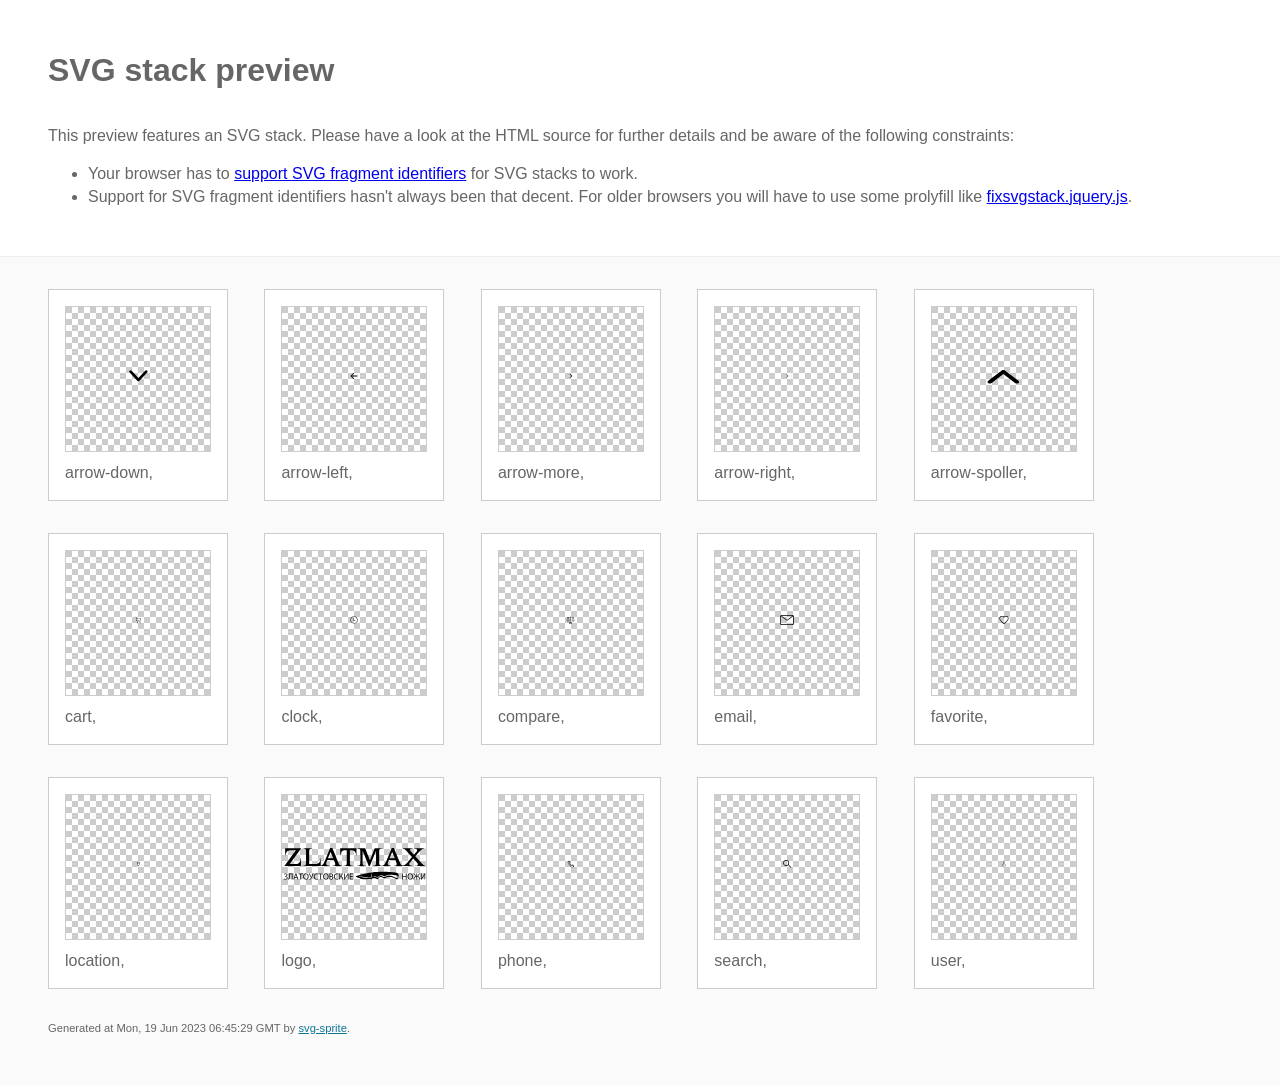
<file: img/stack/sprite.stack.html>
<!doctype html>
<html lang="en">
    <head>
        <meta charset="utf-8">
        <title>SVG stack preview | svg-sprite</title>
        <style>
            body {
                padding: 0;
                margin: 0;
                color: #666;
                background: #fafafa;
                font-family: Arial, Helvetica, sans-serif;
                font-size: 1em;
                line-height: 1.4;
            }

            header {
                display: block;
                padding: 3em 3em 2em;
                background-color: #fff;
            }

            header p {
                margin: 2em 0 0;
            }

            section {
                border-top: 1px solid #eee;
                padding: 2em 3em 0;
            }

            section ul {
                margin: 0;
                padding: 0;
            }

            section li {
                display: inline-block;
                background-color: #fff;
                position: relative;
                margin: 0 2em 2em 0;
                vertical-align: top;
                border: 1px solid #ccc;
                padding: 1em 1em 3em;
                cursor: default;
            }

            .icon-box {
                margin: 0;
                width: 144px;
                height: 144px;
                position: relative;
                background: #ccc url("data:image/svg+xml,%3Csvg xmlns='http://www.w3.org/2000/svg' width='12' height='12'%3E%3Cpath fill='%23fff' d='M6 0h6v6H6zM0 6h6v6H0z'/%3E%3C/svg%3E") top left repeat;
                border: 1px solid #ccc;
                display: table-cell;
                vertical-align: middle;
                text-align: center;
            }

            .icon {
                display: inline-block;
            }

            h1 {
                margin-top: 0;
            }

            h2 {
                margin: 0;
                padding: 0;
                font-size: 1em;
                font-weight: 400;
                white-space: nowrap;
                overflow: hidden;
                text-overflow: ellipsis;
                position: absolute;
                left: 1em;
                right: 1em;
                bottom: 1em;
            }

            footer {
                display: block;
                margin: 0;
                padding: 0 3em 3em;
            }

            footer p {
                margin: 0;
                font-size: .7em;
            }

            footer a {
                color: #0f7595;
                margin-left: 0;
            }
        </style>

<!--
Sprite shape dimensions
====================================================================================================
You will need to set the sprite shape dimensions via CSS when you use them as stack SVGs, otherwise
they would become a huge 100% in size. You may use the following dimension classes for doing so.
They might well be outsourced to an external stylesheet of course.
-->

<style>
 .svg-arrow-down-dims { width: 51px; height: 32px; }
 .svg-arrow-left-dims { width: 32px; height: 32px; }
 .svg-arrow-more-dims { width: 20px; height: 32px; }
 .svg-arrow-right-dims { width: 19px; height: 32px; }
 .svg-arrow-spoller-dims { width: 68px; height: 32px; }
 .svg-cart-dims { width: 30px; height: 32px; }
 .svg-clock-dims { width: 32px; height: 32px; }
 .svg-compare-dims { width: 33px; height: 32px; }
 .svg-email-dims { width: 44px; height: 32px; }
 .svg-favorite-dims { width: 36px; height: 32px; }
 .svg-location-dims { width: 21px; height: 32px; }
 .svg-logo-dims { width: 141px; height: 32px; }
 .svg-phone-dims { width: 30px; height: 32px; }
 .svg-search-dims { width: 35px; height: 32px; }
 .svg-user-dims { width: 24px; height: 32px; }
</style>

<!--
====================================================================================================
-->

    </head>
    <body>
        <header>
            <h1>SVG stack preview</h1>
            <p>This preview features an SVG stack. Please have a look at the HTML source for further details and be aware of the following constraints:</p>
            <ul>
                <li>Your browser has to <a href="https://caniuse.com/svg-fragment" target="_blank" rel="noopener noreferrer">support SVG fragment identifiers</a> for SVG stacks to work.</li>
                <li>Support for SVG fragment identifiers hasn't always been that decent. For older browsers you will have to use some prolyfill like <a href="https://github.com/preciousforever/SVG-Stacker/blob/master/fixsvgstack.jquery.js" target="_blank" rel="noopener noreferrer">fixsvgstack.jquery.js</a>.</li>
            </ul>
        </header>
        <section>

<!--
SVG stack
====================================================================================================
These SVG images make use of fragment identifiers (IDs) to reference certain portions of the
external sprite. By default, all shapes inside the sprite are hidden by CSS. The `:target` pseudo
selector is used to show the very shape that is referenced by the fragment identifier.
-->

            <ul>

             <li title="arrow-down">
                    <div class="icon-box">
                        <img src="../icons/icons.svg#arrow-down" class="svg-arrow-down-dims" alt="arrow-down">
                    </div>
                    <h2>arrow-down, </h2>
                </li>
             <li title="arrow-left">
                    <div class="icon-box">
                        <img src="../icons/icons.svg#arrow-left" class="svg-arrow-left-dims" alt="arrow-left">
                    </div>
                    <h2>arrow-left, </h2>
                </li>
             <li title="arrow-more">
                    <div class="icon-box">
                        <img src="../icons/icons.svg#arrow-more" class="svg-arrow-more-dims" alt="arrow-more">
                    </div>
                    <h2>arrow-more, </h2>
                </li>
             <li title="arrow-right">
                    <div class="icon-box">
                        <img src="../icons/icons.svg#arrow-right" class="svg-arrow-right-dims" alt="arrow-right">
                    </div>
                    <h2>arrow-right, </h2>
                </li>
             <li title="arrow-spoller">
                    <div class="icon-box">
                        <img src="../icons/icons.svg#arrow-spoller" class="svg-arrow-spoller-dims" alt="arrow-spoller">
                    </div>
                    <h2>arrow-spoller, </h2>
                </li>
             <li title="cart">
                    <div class="icon-box">
                        <img src="../icons/icons.svg#cart" class="svg-cart-dims" alt="cart">
                    </div>
                    <h2>cart, </h2>
                </li>
             <li title="clock">
                    <div class="icon-box">
                        <img src="../icons/icons.svg#clock" class="svg-clock-dims" alt="clock">
                    </div>
                    <h2>clock, </h2>
                </li>
             <li title="compare">
                    <div class="icon-box">
                        <img src="../icons/icons.svg#compare" class="svg-compare-dims" alt="compare">
                    </div>
                    <h2>compare, </h2>
                </li>
             <li title="email">
                    <div class="icon-box">
                        <img src="../icons/icons.svg#email" class="svg-email-dims" alt="email">
                    </div>
                    <h2>email, </h2>
                </li>
             <li title="favorite">
                    <div class="icon-box">
                        <img src="../icons/icons.svg#favorite" class="svg-favorite-dims" alt="favorite">
                    </div>
                    <h2>favorite, </h2>
                </li>
             <li title="location">
                    <div class="icon-box">
                        <img src="../icons/icons.svg#location" class="svg-location-dims" alt="location">
                    </div>
                    <h2>location, </h2>
                </li>
             <li title="logo">
                    <div class="icon-box">
                        <img src="../icons/icons.svg#logo" class="svg-logo-dims" alt="logo">
                    </div>
                    <h2>logo, </h2>
                </li>
             <li title="phone">
                    <div class="icon-box">
                        <img src="../icons/icons.svg#phone" class="svg-phone-dims" alt="phone">
                    </div>
                    <h2>phone, </h2>
                </li>
             <li title="search">
                    <div class="icon-box">
                        <img src="../icons/icons.svg#search" class="svg-search-dims" alt="search">
                    </div>
                    <h2>search, </h2>
                </li>
             <li title="user">
                    <div class="icon-box">
                        <img src="../icons/icons.svg#user" class="svg-user-dims" alt="user">
                    </div>
                    <h2>user, </h2>
                </li>
         </ul>

<!--
====================================================================================================
-->

        </section>
        <footer>
            <p>Generated at Mon, 19 Jun 2023 06:45:29 GMT by <a href="https://github.com/svg-sprite/svg-sprite" target="_blank" rel="noopener noreferrer">svg-sprite</a>.</p>
        </footer>
    </body>
</html>
</file>
<file: css/style.min.css>
@charset "UTF-8";
/* Обнуление */
*,
*::before,
*::after {
  padding: 0;
  margin: 0;
  border: 0;
  box-sizing: border-box;
}

a {
  text-decoration: none;
  color: inherit;
}

ul,
ol,
li {
  list-style: none;
}

img {
  vertical-align: top;
}

h1,
h2,
h3,
h4,
h5,
h6 {
  font-weight: inherit;
  font-size: inherit;
}

textarea,
button,
input {
  font-weight: inherit;
  font-size: inherit;
  color: inherit;
  font-family: inherit;
}

button {
  cursor: pointer;
  background-color: inherit;
}

html,
body {
  height: 100%;
  line-height: 1;
  overflow-wrap: break-word;
}

img {
  max-width: 100%;
}

@font-face {
  font-family: iconfont;
  font-display: swap;
  src: url("../fonts/iconfont.woff2") format("woff2"), url("../fonts/iconfont.woff") format("woff");
  font-weight: 400;
  font-style: normal;
  font-display: block;
}
@font-face {
  font-family: iconsfont;
  font-display: swap;
  src: url("../fonts/iconsfont.woff2") format("woff2"), url("../fonts/iconsfont.woff") format("woff");
  font-weight: 400;
  font-style: normal;
}
@font-face {
  font-family: Montserrat;
  font-display: swap;
  src: url("../fonts/Montserrat-Bold.woff2") format("woff2"), url("../fonts/Montserrat-Bold.woff") format("woff");
  font-weight: 700;
  font-style: normal;
}
@font-face {
  font-family: Montserrat;
  font-display: swap;
  src: url("../fonts/Montserrat-Medium.woff2") format("woff2"), url("../fonts/Montserrat-Medium.woff") format("woff");
  font-weight: 500;
  font-style: normal;
}
@font-face {
  font-family: Montserrat;
  font-display: swap;
  src: url("../fonts/Montserrat-SemiBold.woff2") format("woff2"), url("../fonts/Montserrat-SemiBold.woff") format("woff");
  font-weight: 600;
  font-style: normal;
}
[class^=icon-]::before,
[class*=" icon-"]::before {
  /* use !important to prevent issues with browser extensions that change fonts */
  font-family: "iconfont" !important;
  speak: never;
  font-style: normal;
  font-weight: normal;
  font-variant: normal;
  text-transform: none;
  line-height: 1;
  /* Better Font Rendering =========== */
  -webkit-font-smoothing: antialiased;
  -moz-osx-font-smoothing: grayscale;
}

.icon-arrow-more:before {
  content: "\e90e";
}

.icon-arrow-spoller:before {
  content: "\e90c";
}

.icon-arrow-left:before {
  content: "\e90a";
}

.icon-arrow-down:before {
  content: "\e900";
}

.icon-arrow-right:before {
  content: "\e901";
}

.icon-cart:before {
  content: "\e902";
}

.icon-clock:before {
  content: "\e903";
}

.icon-compare:before {
  content: "\e904";
}

.icon-email:before {
  content: "\e905";
}

.icon-favorite:before {
  content: "\e906";
}

.icon-location:before {
  content: "\e907";
}

.icon-logo:before {
  content: "\e908";
}

.icon-phone:before {
  content: "\e909";
}

.icon-search:before {
  content: "\e90b";
}

.icon-user:before {
  content: "\e90d";
}

/* Настройки проекта */
body {
  min-width: 20rem;
  background-color: #ffffff;
  color: #000;
  font-size: 1.125rem;
  font-family: "Montserrat", sans-serif;
  font-weight: 500;
}
body._lock {
  overflow: hidden;
  touch-action: none;
}

.wrapper {
  min-height: 100%;
  display: flex;
  flex-direction: column;
  overflow: hidden;
}
.wrapper > main {
  flex: 1 1 auto;
}
.wrapper > * {
  min-width: 0;
}

[class*=__container] {
  max-width: 101.25rem;
  padding: 0 0.9375rem;
  margin: 0 auto;
}

[class*=_visually-hidden] {
  position: absolute;
  width: 1px;
  height: 1px;
  margin: -1px;
  padding: 0;
  border: 0;
  white-space: nowrap;
  clip-path: inset(100%);
  clip: rect(0, 0, 0, 0);
  overflow: hidden;
}

/*
Оборачиваем изображение в СПАН <span>, ССЫЛКУ <a> или ДИВ <div> с приставкой к классу "...-ibg": 
1) -ibg - Изображение как background (width: 100%; object-fit: cover;)
2) -ibg-contain - такое же, как и 1-й тип, но с пропорциями object-fit: contain;)
3) -ibg-fix - обычное изображение (со своими width и height). НЕ ПОДХОДИТ ДЛЯ КАРТИНОК В РЯД, ИСПОЛЬЗОВАТЬ ТОЛЬКО ДЛЯ ОДИНОЧНЫХ КАРТНИК (ОДИН СТОЛБЕЦ)

Чтобы изображение адаптировалось под любую ширину надо высчитать 
для элемента-обертки padding-bottom (высота / ширина * 100%) (возможно нужно будет взять ширину РОДИТЕЛЯ)
Например: padding-bottom: percent(240, 270);
*/
[class*=-ibg] {
  display: block;
  width: 100%;
  position: relative;
  padding-bottom: 0%;
}
[class*=-ibg] > img,
[class*=-ibg] > picture {
  position: absolute;
  top: 50%;
  left: 50%;
  transform: translate(-50%, -50%);
  max-height: 100%;
  width: 100%;
  object-fit: cover;
}

[class*=-bg-contain] {
  display: block;
  width: 100%;
  position: relative;
  padding-bottom: 0%;
}
[class*=-bg-contain] > img,
[class*=-bg-contain] > picture {
  position: absolute;
  top: 50%;
  left: 50%;
  transform: translate(-50%, -50%);
  max-height: 100%;
  width: 100%;
  object-fit: contain;
}

[class*=-ibg-fix] {
  display: block;
  width: 100%;
  position: relative;
  padding-bottom: 0%;
}
[class*=-ibg-fix] > img,
[class*=-ibg-fix] > picture {
  position: absolute;
  top: 50%;
  left: 50%;
  transform: translate(-50%, -50%);
  max-height: 100%;
}

/*
Оборачиваем изображение в СПАН <span>, ССЫЛКУ <a> или ДИВ <div> с классом "...__image-wrap-bg": 
1) __image-wrap-bg - Изображение как background (width: 100%; object-fit: cover;)
2) __image-wrap-contain - такое же, как и 1-й тип, но с пропорциями object-fit: contain;)
3) __image-wrap-fix - обычное изображение (со своими width и height). НЕ ПОДХОДИТ ДЛЯ КАРТИНОК В РЯД, ИСПОЛЬЗОВАТЬ ТОЛЬКО ДЛЯ ОДИНОЧНЫХ КАРТНИК (ОДИН СТОЛБЕЦ)

Чтобы изображение адаптировалось под любую ширину надо высчитать 
для спана/ссылки-контейнера padding-bottom (высота / ширина * 100%)
Например: padding-bottom: percent(240, 270);
*/
[class*=__image-wrap-bg] {
  display: block;
  width: 100%;
  position: relative;
  padding-bottom: 0%;
}
[class*=__image-wrap-bg] > img {
  position: absolute;
  top: 50%;
  left: 50%;
  transform: translate(-50%, -50%);
  max-height: 100%;
  width: 100%;
  object-fit: cover;
}

[class*=__image-wrap-bg-contain] {
  display: block;
  width: 100%;
  position: relative;
  padding-bottom: 0%;
}
[class*=__image-wrap-bg-contain] > img {
  position: absolute;
  top: 50%;
  left: 50%;
  transform: translate(-50%, -50%);
  max-height: 100%;
  width: 100%;
  object-fit: contain;
}

[class*=__image-wrap-fix] {
  display: block;
  width: 100%;
  position: relative;
  padding-bottom: 0%;
}
[class*=__image-wrap-fix] > img {
  position: absolute;
  top: 50%;
  left: 50%;
  transform: translate(-50%, -50%);
  max-height: 100%;
}

.menu-icon__button {
  display: none;
}
@media (max-width: 61.99875rem) {
  .menu-icon__button {
    display: block;
    z-index: 5;
    position: relative;
    height: 1.0625rem;
    width: 1.75rem;
    flex-shrink: 0;
    cursor: pointer;
    -webkit-tap-highlight-color: rgba(0, 0, 0, 0);
    /* Трансформация */
  }
  .menu-icon__button span {
    display: block;
    position: absolute;
    height: 0.1875rem;
    border-radius: 0.625rem;
    width: 100%;
    background: #fff;
    left: 0;
    transition: 0.3s ease-in-out 0s;
  }
  .menu-icon__button span:nth-child(1) {
    top: 0;
  }
  .menu-icon__button span:nth-child(2),
  .menu-icon__button span:nth-child(3) {
    top: 50%;
    transform: translateY(-50%);
  }
  .menu-icon__button span:nth-child(4) {
    bottom: 0;
  }
  .menu-icon__button._active span:nth-child(1) {
    top: 50%;
    width: 0;
    left: 50%;
  }
  .menu-icon__button._active span:nth-child(2) {
    transform: rotate(45deg);
  }
  .menu-icon__button._active span:nth-child(3) {
    transform: rotate(-45deg);
  }
  .menu-icon__button._active span:nth-child(2), .menu-icon__button._active span:nth-child(3) {
    top: calc(50% - 0.09375rem);
  }
  .menu-icon__button._active span:nth-child(4) {
    bottom: 50%;
    transform: translateY(100%);
    width: 0;
    left: 50%;
  }
}

.button {
  display: inline-flex;
  justify-content: center;
  align-items: center;
  padding: 0.5rem 3rem;
  font-weight: 600;
  color: #fff;
  font-size: 1.125rem;
  line-height: 160%;
  text-align: center;
  min-height: 3.125rem;
  background: #e8aa31;
  box-shadow: 0 0.25rem 1.25rem rgba(232, 170, 49, 0.43);
  transition: box-shadow 0.3s ease 0s;
  border-radius: 0.1875rem;
}
@media (any-hover: hover) {
  .button:hover {
    box-shadow: 0 0.25rem 1.5625rem rgba(232, 170, 49, 0.63);
  }
}
@media (max-width: 61.99875rem) {
  .button {
    /*
    1) 15 - начальный (максимальный) размер 15px: на ширине $containerWidth (ограничивающий контейнер)
    2) 5 - конечный (минимальный) размер 5px: на ширине $minWidth (320px)
    3) 1 - работает на уменьшение
    4) 480 - @media (max-width: 480px)
    */
    font-size: 1.25rem;
  }
}
@media (max-width: 61.99875rem) and (max-width: 29.99875rem) {
  .button {
    font-size: calc(
				16px + 4 * ((100vw - 320px) / 159.98)
			);
  }
}
@media (max-width: 61.99875rem) and (max-width: 20rem) {
  .button {
    font-size: 1rem;
  }
}
.button_bold {
  padding: 0.5rem 3.25rem;
  font-size: 1.25rem;
}
.button_border {
  background-color: #fefefe;
  box-shadow: none;
  border: 0.125rem solid #e8aa31;
  padding: 0.4375rem 3.1875rem;
  width: 100%;
  max-width: 20.375rem;
  color: #e8aa31;
  transition: all 0.3s ease 0s;
}
@media (any-hover: hover) {
  .button_border:hover {
    background-color: #e8aa31;
    color: #fff;
    box-shadow: none;
  }
}
.button_black {
  background: #000000;
  box-shadow: 0 0.25rem 1.25rem rgba(0, 0, 0, 0.25);
}
@media (any-hover: hover) {
  .button_black:hover {
    box-shadow: 0 0.25rem 1.5625rem rgba(0, 0, 0, 0.45);
  }
}

._input-error {
  color: red !important;
  box-shadow: inset 0 0 0.4375rem red !important;
}

._form-error {
  display: block !important;
  opacity: 0;
}

.footer-subscribe__line {
  position: relative;
}

._form-error {
  line-height: 1;
  font-size: 0.9em;
  user-select: none;
  pointer-events: none;
  position: absolute;
  text-align: center;
  /* 
  Разрешить содержимому устанавливать размер всплывающих подсказок
    но это также убережет их от неприятностей
  */
  min-width: 3em;
  max-width: 21em;
  white-space: nowrap;
  text-overflow: ellipsis;
  padding: 1ch 1.5ch;
  border-radius: 0.3ch;
  box-shadow: 0 0.5em 2em -0.4em rgba(0, 0, 0, 0.35);
  background: #fff;
  color: red;
  z-index: 1000;
  bottom: calc(100% + 0.5rem);
  left: 30%;
  transform: translate(-50%, 0.5em);
}
._form-error::before {
  content: "";
  position: absolute;
  border: 0.5rem solid transparent;
  z-index: 1001;
}
._form-error::before {
  top: 100%;
  border-bottom-width: 0;
  border-top-color: #fff;
  left: 50%;
  transform: translate(-50%, 0);
}

._form-error {
  animation: tooltip-vert 300ms ease-out forwards;
}
._form-error::before {
  animation: tooltip-before-vert 300ms ease-out forwards;
}

@keyframes tooltip-vert {
  to {
    opacity: 0.9;
    transform: translate(-50%, 0);
  }
}
@keyframes tooltip-before-vert {
  to {
    transform: translate(-50%, 0);
  }
}
.select {
  width: 100%;
  height: 2.5rem;
  display: flex;
  align-items: center;
}
.select .select__label {
  display: flex;
  align-items: center;
  justify-content: center;
  height: 100%;
}
.select .select__wrapper {
  position: relative;
  width: 100%;
  height: 100%;
  display: flex;
}
.select .select-custom {
  width: 100%;
  height: 100%;
  font-family: inherit;
  color: inherit;
  font-size: inherit;
  line-height: inherit;
}
.select .select-custom__header,
.select .select-custom__body {
  border: 0.0625rem solid rgba(0, 0, 0, 0.2);
  border-radius: 0.1875rem;
}
.select .select-custom__header,
.select .select-custom__option {
  padding-left: 0.9375rem;
  padding-right: 0.9375rem;
}
.select .select-custom__header {
  width: 100%;
  height: 100%;
  display: flex;
  align-items: center;
  justify-content: space-between;
  background-color: #fff;
  transition: all 0.3s ease 0s;
  cursor: default;
  overflow: hidden;
}
.select .header-select__text {
  display: flex;
  align-items: center;
  justify-content: flex-start;
  flex-grow: 1;
  height: 100%;
  padding-right: 0.625rem;
}
.select .header-select__icon {
  display: flex;
  align-items: center;
  justify-content: center;
}
.select .header-select__icon::after {
  transition: transform 0.2s ease 0s;
}
.select .select-custom__body {
  position: absolute;
  top: 100%;
  left: 0;
  width: 100%;
  overflow: hidden;
  background-color: #fff;
  z-index: 100;
}
.select .select-custom__option {
  display: flex;
  align-items: center;
  min-height: 2rem;
  transition: all 0.2s ease 0s;
}
.select .select-custom__option._hidden {
  display: none;
}
.select .select-custom__header:hover,
.select .select-custom__header:focus {
  box-shadow: 0 0 0.4375rem rgba(0, 0, 0, 0.25);
  outline: none;
}
.select .select-custom._select-active .select-custom__header {
  border-radius: 0.1875rem 0.1875rem 0 0;
  box-shadow: 0 0.3125rem 0.4375rem rgba(0, 0, 0, 0.25);
  outline: none;
}
.select .select-custom._select-active .header-select__text {
  border-bottom-left-radius: 0;
  border-bottom-right-radius: 0;
}
.select .select-custom._select-active .select-custom__body {
  box-shadow: 0 0.3125rem 0.4375rem rgba(0, 0, 0, 0.25);
  border-radius: 0 0 0.1875rem 0.1875rem;
  border-top: none;
}
.select .select-custom__option._option-active {
  color: #e8aa31;
}
.select .select-custom__option._option-hover,
.select .select-custom__option:focus {
  background-color: rgba(0, 0, 0, 0.1);
  color: rgba(0, 0, 0, 0.9);
  cursor: default;
  outline: none;
}

.checkbox {
  display: flex;
  align-items: center;
  color: inherit;
  font-size: 1rem;
  line-height: 125%;
}
.checkbox:not(:last-child) {
  margin-bottom: 1.25em;
}
.checkbox__input {
  display: none;
}
.checkbox__label {
  display: flex;
  width: 100%;
  align-items: center;
  gap: 0.9375em;
  position: relative;
  cursor: pointer;
}
.checkbox__label::before {
  content: "";
  height: 1.125rem;
  flex: 0 0 1.125rem;
  align-self: flex-start;
  transform: translateY(0.0625em);
  background-color: #fff;
  border-radius: 0.125rem;
  border: 0.0625rem solid rgba(0, 0, 0, 0.2);
}
.checkbox__label::after {
  content: "";
  position: absolute;
  width: 0.75rem;
  height: 0.75rem;
  left: 0.1875rem;
  top: 0.1875rem;
  transform: translateY(0.0625em) scale(0);
  border-radius: 0.0625rem;
  background-color: #e8aa31;
  transition: transform 0.3s ease 0s;
}
.checkbox__input:checked + .checkbox__label::before {
  border: 0.0625rem solid #e8aa31;
}
.checkbox__input:checked + .checkbox__label::after {
  transform: translateY(0.0625em) scale(1);
}
.checkbox__text {
  display: flex;
  align-items: flex-start;
  gap: 0.9375em;
}
.checkbox__text small {
  color: #e8aa31;
  font-size: 1em;
}

.quantity {
  height: 3.125rem;
  display: flex;
  align-items: center;
  justify-content: center;
  border-radius: 0.1875rem;
  overflow: hidden;
  font-size: 1.5rem;
}
.quantity__button {
  width: 3.125rem;
  height: 100%;
  background-color: #141414;
  color: #fff;
}
.quantity__input {
  width: 3.125rem;
  height: 100%;
}
.quantity__input input {
  width: 100%;
  height: 100%;
  background: rgba(210, 210, 210, 0.07);
  font-size: 1.125rem;
  color: #000;
  text-align: center;
  transition: box-shadow 0.2s ease 0s;
}
.quantity__input input:focus {
  outline: none;
  box-shadow: inset 0 0 0.4375rem rgba(0, 0, 0, 0.3);
}

.rating {
  display: inline-flex;
  align-items: center;
  flex-wrap: wrap;
  column-gap: 0.625rem;
  transition: opacity 0.3s ease 0s;
  line-height: 0.75;
  font-size: 1.875rem;
}
.rating__body {
  position: relative;
  letter-spacing: 0.1666666667em;
}
.rating__body::before {
  content: "★★★★★";
  display: block;
}
.rating__active {
  position: absolute;
  top: 0;
  left: 0;
  width: 0%;
  height: 100%;
  overflow: hidden;
}
.rating__active::before {
  content: "★★★★★";
  position: absolute;
  top: 0;
  left: 0;
  width: 100%;
  height: 100%;
  color: #e8aa31;
  display: flex;
}
.rating__items {
  position: absolute;
  top: 0;
  left: 0;
  width: 100%;
  height: 100%;
  display: flex;
}
.rating__item {
  flex: 0 0 20%;
  height: 100%;
  opacity: 0;
}
.rating__value {
  font-size: 50%;
  line-height: 1;
}
.rating._rating_sending {
  opacity: 0.2;
}
.rating_set .rating__item,
.rating_set .rating__active {
  cursor: pointer;
}
.rating__info {
  font-size: 1rem;
  line-height: 212.5%;
  color: #ababab;
}

/* Иконка крестика (закрытие окна) - css */
.close-css {
  position: absolute;
  right: 0;
  top: 0;
  width: 1.5rem;
  height: 1.5rem;
  cursor: pointer;
  z-index: 1;
  top: 0.4375rem;
  right: 0.5625rem;
  background-color: transparent;
}
.close-css::before, .close-css::after {
  position: absolute;
  left: 0.6875rem;
  top: 0.125rem;
  content: "";
  height: 1.25rem;
  width: 0.125rem;
  background-color: #727272;
}
.close-css::before {
  transform: rotate(45deg);
}
.close-css::after {
  transform: rotate(-45deg);
}
.close-css:hover::before, .close-css:hover::after {
  background-color: #000;
}

.popup__body {
  position: fixed;
  top: 0;
  left: 0;
  width: 100%;
  height: 100%;
  z-index: 9999999;
  opacity: 0;
  visibility: hidden;
  background-color: rgba(0, 0, 0, 0.8);
  transition: all 0.3s ease 0s;
}
.popup__body._popup-active {
  opacity: 1;
  visibility: visible;
}

.popup__window {
  position: absolute;
  top: 50%;
  left: 50%;
  transform: translate(-50%, -50%);
  background-color: #fff;
  padding: 1.25rem 1.5625rem;
  width: max-content;
  max-width: 90%;
  min-width: 50%;
  border-radius: 0.3125rem;
  opacity: 0;
  visibility: hidden;
  transition: all 0.3s ease 0s;
  display: flex;
  align-items: center;
  justify-content: center;
}
.popup__window._popup-active {
  opacity: 1;
  visibility: visible;
}

@media (min-width: 29.99875rem) {
  .popup__window {
    max-width: 85%;
  }
}
@media (min-width: 47.99875rem) {
  .popup__window {
    max-width: 70%;
  }
}
@media (min-width: 61.99875rem) {
  .popup__window {
    max-width: 50%;
  }
}
[data-tooltip] {
  position: relative;
}

[data-tooltip] .tooltip {
  line-height: 1;
  font-size: 0.9em;
  user-select: none;
  pointer-events: none;
  position: absolute;
  display: flex;
  align-items: center;
  justify-content: center;
  text-align: center;
  font-weight: inherit;
  width: unset;
  opacity: 0;
  /* 
  Разрешить содержимому устанавливать размер всплывающих подсказок,
  это также убережет их от неприятностей
  */
  min-width: 3em;
  max-width: 21em;
  white-space: nowrap;
  text-overflow: ellipsis;
  padding: 1ch 1.5ch;
  border-radius: 0.3ch;
  box-shadow: 0 0.5em 2em -0.4em rgba(0, 0, 0, 0.35);
  background-color: #333;
  color: #fff;
  z-index: 1000;
  bottom: calc(100% + 0.625rem);
  left: 50%;
  transform: translate(-50%, 0.5em);
}
[data-tooltip] .tooltip::before {
  width: unset;
  height: unset;
  border-radius: unset;
  opacity: unset;
  background: unset;
  content: "";
  position: absolute;
  border: 0.625rem solid transparent;
  z-index: 1001;
}
[data-tooltip] .tooltip::before {
  top: 100%;
  border-bottom-width: 0;
  border-top-color: #333;
  left: 50%;
  transform: translate(-50%, 0);
}

[data-tooltip] .tooltip {
  animation: tooltip-vert 300ms ease-out forwards;
}
[data-tooltip] .tooltip::before {
  animation: tooltip-before-vert 300ms ease-out forwards;
}

@keyframes tooltip-vert {
  to {
    opacity: 0.9;
    transform: translate(-50%, 0);
  }
}
@keyframes tooltip-before-vert {
  to {
    transform: translate(-50%, 0);
  }
}
/* Functional styling;
 * These styles are required for noUiSlider to function.
 * You don't need to change these rules to apply your design.
 */
.noUi-target,
.noUi-target * {
  -webkit-touch-callout: none;
  -webkit-tap-highlight-color: rgba(0, 0, 0, 0);
  -webkit-user-select: none;
  -ms-touch-action: none;
  touch-action: none;
  -ms-user-select: none;
  -moz-user-select: none;
  user-select: none;
  -moz-box-sizing: border-box;
  box-sizing: border-box;
}

.noUi-target {
  position: relative;
}

.noUi-base,
.noUi-connects {
  width: 100%;
  height: 100%;
  position: relative;
  z-index: 1;
}

/* Wrapper for all connect elements.
 */
.noUi-connects {
  overflow: hidden;
  z-index: 0;
}

.noUi-connect,
.noUi-origin {
  will-change: transform;
  position: absolute;
  z-index: 1;
  top: 0;
  right: 0;
  height: 100%;
  width: 100%;
  -ms-transform-origin: 0 0;
  -webkit-transform-origin: 0 0;
  -webkit-transform-style: preserve-3d;
  transform-origin: 0 0;
  transform-style: flat;
}

/* Offset direction
 */
.noUi-txt-dir-rtl.noUi-horizontal .noUi-origin {
  left: 0;
  right: auto;
}

/* Give origins 0 height/width so they don't interfere with clicking the
 * connect elements.
 */
.noUi-vertical .noUi-origin {
  top: -100%;
  width: 0;
}

.noUi-horizontal .noUi-origin {
  height: 0;
}

.noUi-handle {
  -webkit-backface-visibility: hidden;
  backface-visibility: hidden;
  position: absolute;
}

.noUi-touch-area {
  height: 100%;
  width: 100%;
}

.noUi-state-tap .noUi-connect,
.noUi-state-tap .noUi-origin {
  -webkit-transition: transform 0.3s;
  transition: transform 0.3s;
}

.noUi-state-drag * {
  cursor: inherit !important;
}

/* Slider size and handle placement;
 */
.noUi-horizontal {
  height: 18px;
}

.noUi-horizontal .noUi-handle {
  width: 34px;
  height: 28px;
  right: -17px;
  top: -6px;
}

.noUi-vertical {
  width: 18px;
}

.noUi-vertical .noUi-handle {
  width: 28px;
  height: 34px;
  right: -6px;
  bottom: -17px;
}

.noUi-txt-dir-rtl.noUi-horizontal .noUi-handle {
  left: -17px;
  right: auto;
}

/* Styling;
 * Giving the connect element a border radius causes issues with using transform: scale
 */
.noUi-target {
  background: #fafafa;
  border-radius: 4px;
  border: 1px solid #d3d3d3;
  box-shadow: inset 0 1px 1px #f0f0f0, 0 3px 6px -5px #bbb;
}

.noUi-connects {
  border-radius: 3px;
}

.noUi-connect {
  background: #3fb8af;
}

/* Handles and cursors;
 */
.noUi-draggable {
  cursor: ew-resize;
}

.noUi-vertical .noUi-draggable {
  cursor: ns-resize;
}

.noUi-handle {
  border: 1px solid #d9d9d9;
  border-radius: 3px;
  background: #fff;
  cursor: default;
  box-shadow: inset 0 0 1px #fff, inset 0 1px 7px #ebebeb, 0 3px 6px -3px #bbb;
}

.noUi-active {
  box-shadow: inset 0 0 1px #fff, inset 0 1px 7px #ddd, 0 3px 6px -3px #bbb;
}

/* Handle stripes;
 */
.noUi-handle:before,
.noUi-handle:after {
  content: "";
  display: block;
  position: absolute;
  height: 14px;
  width: 1px;
  background: #e8e7e6;
  left: 14px;
  top: 6px;
}

.noUi-handle:after {
  left: 17px;
}

.noUi-vertical .noUi-handle:before,
.noUi-vertical .noUi-handle:after {
  width: 14px;
  height: 1px;
  left: 6px;
  top: 14px;
}

.noUi-vertical .noUi-handle:after {
  top: 17px;
}

/* Disabled state;
 */
[disabled] .noUi-connect {
  background: #b8b8b8;
}

[disabled].noUi-target,
[disabled].noUi-handle,
[disabled] .noUi-handle {
  cursor: not-allowed;
}

/* Base;
 *
 */
.noUi-pips,
.noUi-pips * {
  -moz-box-sizing: border-box;
  box-sizing: border-box;
}

.noUi-pips {
  position: absolute;
  color: #999;
}

/* Values;
 *
 */
.noUi-value {
  position: absolute;
  white-space: nowrap;
  text-align: center;
}

.noUi-value-sub {
  color: #ccc;
  font-size: 10px;
}

/* Markings;
 *
 */
.noUi-marker {
  position: absolute;
  background: #ccc;
}

.noUi-marker-sub {
  background: #aaa;
}

.noUi-marker-large {
  background: #aaa;
}

/* Horizontal layout;
 *
 */
.noUi-pips-horizontal {
  padding: 10px 0;
  height: 80px;
  top: 100%;
  left: 0;
  width: 100%;
}

.noUi-value-horizontal {
  -webkit-transform: translate(-50%, 50%);
  transform: translate(-50%, 50%);
}

.noUi-rtl .noUi-value-horizontal {
  -webkit-transform: translate(50%, 50%);
  transform: translate(50%, 50%);
}

.noUi-marker-horizontal.noUi-marker {
  margin-left: -1px;
  width: 2px;
  height: 5px;
}

.noUi-marker-horizontal.noUi-marker-sub {
  height: 10px;
}

.noUi-marker-horizontal.noUi-marker-large {
  height: 15px;
}

/* Vertical layout;
 *
 */
.noUi-pips-vertical {
  padding: 0 10px;
  height: 100%;
  top: 0;
  left: 100%;
}

.noUi-value-vertical {
  -webkit-transform: translate(0, -50%);
  transform: translate(0, -50%);
  padding-left: 25px;
}

.noUi-rtl .noUi-value-vertical {
  -webkit-transform: translate(0, 50%);
  transform: translate(0, 50%);
}

.noUi-marker-vertical.noUi-marker {
  width: 5px;
  height: 2px;
  margin-top: -1px;
}

.noUi-marker-vertical.noUi-marker-sub {
  width: 10px;
}

.noUi-marker-vertical.noUi-marker-large {
  width: 15px;
}

.noUi-tooltip {
  display: block;
  position: absolute;
  border: 1px solid #d9d9d9;
  border-radius: 3px;
  background: #fff;
  color: #000;
  padding: 5px;
  text-align: center;
  white-space: nowrap;
}

.noUi-horizontal .noUi-tooltip {
  -webkit-transform: translate(-50%, 0);
  transform: translate(-50%, 0);
  left: 50%;
  bottom: 120%;
}

.noUi-vertical .noUi-tooltip {
  -webkit-transform: translate(0, -50%);
  transform: translate(0, -50%);
  top: 50%;
  right: 120%;
}

.noUi-horizontal .noUi-origin > .noUi-tooltip {
  -webkit-transform: translate(50%, 0);
  transform: translate(50%, 0);
  left: auto;
  bottom: 10px;
}

.noUi-vertical .noUi-origin > .noUi-tooltip {
  -webkit-transform: translate(0, -18px);
  transform: translate(0, -18px);
  top: auto;
  right: 28px;
}

/**
 * Swiper 9.3.2
 * Most modern mobile touch slider and framework with hardware accelerated transitions
 * https://swiperjs.com
 *
 * Copyright 2014-2023 Vladimir Kharlampidi
 *
 * Released under the MIT License
 *
 * Released on: May 15, 2023
 */
@font-face {
  font-family: swiper-icons;
  src: url("data:application/font-woff;charset=utf-8;base64, [base64]//wADZ2x5ZgAAAywAAADMAAAD2MHtryVoZWFkAAABbAAAADAAAAA2E2+eoWhoZWEAAAGcAAAAHwAAACQC9gDzaG10eAAAAigAAAAZAAAArgJkABFsb2NhAAAC0AAAAFoAAABaFQAUGG1heHAAAAG8AAAAHwAAACAAcABAbmFtZQAAA/gAAAE5AAACXvFdBwlwb3N0AAAFNAAAAGIAAACE5s74hXjaY2BkYGAAYpf5Hu/j+W2+MnAzMYDAzaX6QjD6/4//Bxj5GA8AuRwMYGkAPywL13jaY2BkYGA88P8Agx4j+/8fQDYfA1AEBWgDAIB2BOoAeNpjYGRgYNBh4GdgYgABEMnIABJzYNADCQAACWgAsQB42mNgYfzCOIGBlYGB0YcxjYGBwR1Kf2WQZGhhYGBiYGVmgAFGBiQQkOaawtDAoMBQxXjg/wEGPcYDDA4wNUA2CCgwsAAAO4EL6gAAeNpj2M0gyAACqxgGNWBkZ2D4/wMA+xkDdgAAAHjaY2BgYGaAYBkGRgYQiAHyGMF8FgYHIM3DwMHABGQrMOgyWDLEM1T9/w8UBfEMgLzE////P/5//f/V/xv+r4eaAAeMbAxwIUYmIMHEgKYAYjUcsDAwsLKxc3BycfPw8jEQA/[base64]/uznmfPFBNODM2K7MTQ45YEAZqGP81AmGGcF3iPqOop0r1SPTaTbVkfUe4HXj97wYE+yNwWYxwWu4v1ugWHgo3S1XdZEVqWM7ET0cfnLGxWfkgR42o2PvWrDMBSFj/IHLaF0zKjRgdiVMwScNRAoWUoH78Y2icB/yIY09An6AH2Bdu/UB+yxopYshQiEvnvu0dURgDt8QeC8PDw7Fpji3fEA4z/PEJ6YOB5hKh4dj3EvXhxPqH/SKUY3rJ7srZ4FZnh1PMAtPhwP6fl2PMJMPDgeQ4rY8YT6Gzao0eAEA409DuggmTnFnOcSCiEiLMgxCiTI6Cq5DZUd3Qmp10vO0LaLTd2cjN4fOumlc7lUYbSQcZFkutRG7g6JKZKy0RmdLY680CDnEJ+UMkpFFe1RN7nxdVpXrC4aTtnaurOnYercZg2YVmLN/d/gczfEimrE/fs/bOuq29Zmn8tloORaXgZgGa78yO9/cnXm2BpaGvq25Dv9S4E9+5SIc9PqupJKhYFSSl47+Qcr1mYNAAAAeNptw0cKwkAAAMDZJA8Q7OUJvkLsPfZ6zFVERPy8qHh2YER+3i/BP83vIBLLySsoKimrqKqpa2hp6+jq6RsYGhmbmJqZSy0sraxtbO3sHRydnEMU4uR6yx7JJXveP7WrDycAAAAAAAH//wACeNpjYGRgYOABYhkgZgJCZgZNBkYGLQZtIJsFLMYAAAw3ALgAeNolizEKgDAQBCchRbC2sFER0YD6qVQiBCv/H9ezGI6Z5XBAw8CBK/m5iQQVauVbXLnOrMZv2oLdKFa8Pjuru2hJzGabmOSLzNMzvutpB3N42mNgZGBg4GKQYzBhYMxJLMlj4GBgAYow/P/PAJJhLM6sSoWKfWCAAwDAjgbRAAB42mNgYGBkAIIbCZo5IPrmUn0hGA0AO8EFTQAA");
  font-weight: 400;
  font-style: normal;
}
:root {
  --swiper-theme-color:#007aff;
}

.swiper, swiper-container {
  margin-left: auto;
  margin-right: auto;
  position: relative;
  overflow: hidden;
  list-style: none;
  padding: 0;
  z-index: 1;
  display: block;
}

.swiper-vertical > .swiper-wrapper {
  flex-direction: column;
}

.swiper-wrapper {
  position: relative;
  width: 100%;
  height: 100%;
  z-index: 1;
  display: flex;
  transition-property: transform;
  transition-timing-function: var(--swiper-wrapper-transition-timing-function, initial);
  box-sizing: content-box;
}

.swiper-android .swiper-slide, .swiper-wrapper {
  transform: translate3d(0px, 0, 0);
}

.swiper-horizontal {
  touch-action: pan-y;
}

.swiper-vertical {
  touch-action: pan-x;
}

.swiper-slide, swiper-slide {
  flex-shrink: 0;
  width: 100%;
  height: 100%;
  position: relative;
  transition-property: transform;
  display: block;
}

.swiper-slide-invisible-blank {
  visibility: hidden;
}

.swiper-autoheight, .swiper-autoheight .swiper-slide {
  height: auto;
}

.swiper-autoheight .swiper-wrapper {
  align-items: flex-start;
  transition-property: transform, height;
}

.swiper-backface-hidden .swiper-slide {
  transform: translateZ(0);
  -webkit-backface-visibility: hidden;
  backface-visibility: hidden;
}

.swiper-3d.swiper-css-mode .swiper-wrapper {
  perspective: 1200px;
}

.swiper-3d .swiper-wrapper {
  transform-style: preserve-3d;
}

.swiper-3d {
  perspective: 1200px;
}

.swiper-3d .swiper-cube-shadow, .swiper-3d .swiper-slide, .swiper-3d .swiper-slide-shadow, .swiper-3d .swiper-slide-shadow-bottom, .swiper-3d .swiper-slide-shadow-left, .swiper-3d .swiper-slide-shadow-right, .swiper-3d .swiper-slide-shadow-top {
  transform-style: preserve-3d;
}

.swiper-3d .swiper-slide-shadow, .swiper-3d .swiper-slide-shadow-bottom, .swiper-3d .swiper-slide-shadow-left, .swiper-3d .swiper-slide-shadow-right, .swiper-3d .swiper-slide-shadow-top {
  position: absolute;
  left: 0;
  top: 0;
  width: 100%;
  height: 100%;
  pointer-events: none;
  z-index: 10;
}

.swiper-3d .swiper-slide-shadow {
  background: rgba(0, 0, 0, 0.15);
}

.swiper-3d .swiper-slide-shadow-left {
  background-image: linear-gradient(to left, rgba(0, 0, 0, 0.5), rgba(0, 0, 0, 0));
}

.swiper-3d .swiper-slide-shadow-right {
  background-image: linear-gradient(to right, rgba(0, 0, 0, 0.5), rgba(0, 0, 0, 0));
}

.swiper-3d .swiper-slide-shadow-top {
  background-image: linear-gradient(to top, rgba(0, 0, 0, 0.5), rgba(0, 0, 0, 0));
}

.swiper-3d .swiper-slide-shadow-bottom {
  background-image: linear-gradient(to bottom, rgba(0, 0, 0, 0.5), rgba(0, 0, 0, 0));
}

.swiper-css-mode > .swiper-wrapper {
  overflow: auto;
  scrollbar-width: none;
  -ms-overflow-style: none;
}

.swiper-css-mode > .swiper-wrapper::-webkit-scrollbar {
  display: none;
}

.swiper-css-mode > .swiper-wrapper > .swiper-slide {
  scroll-snap-align: start start;
}

.swiper-horizontal.swiper-css-mode > .swiper-wrapper {
  scroll-snap-type: x mandatory;
}

.swiper-vertical.swiper-css-mode > .swiper-wrapper {
  scroll-snap-type: y mandatory;
}

.swiper-centered > .swiper-wrapper::before {
  content: "";
  flex-shrink: 0;
  order: 9999;
}

.swiper-centered > .swiper-wrapper > .swiper-slide {
  scroll-snap-align: center center;
  scroll-snap-stop: always;
}

.swiper-centered.swiper-horizontal > .swiper-wrapper > .swiper-slide:first-child {
  margin-inline-start: var(--swiper-centered-offset-before);
}

.swiper-centered.swiper-horizontal > .swiper-wrapper::before {
  height: 100%;
  min-height: 1px;
  width: var(--swiper-centered-offset-after);
}

.swiper-centered.swiper-vertical > .swiper-wrapper > .swiper-slide:first-child {
  margin-block-start: var(--swiper-centered-offset-before);
}

.swiper-centered.swiper-vertical > .swiper-wrapper::before {
  width: 100%;
  min-width: 1px;
  height: var(--swiper-centered-offset-after);
}

.swiper-lazy-preloader {
  width: 42px;
  height: 42px;
  position: absolute;
  left: 50%;
  top: 50%;
  margin-left: -21px;
  margin-top: -21px;
  z-index: 10;
  transform-origin: 50%;
  box-sizing: border-box;
  border: 4px solid var(--swiper-preloader-color, var(--swiper-theme-color));
  border-radius: 50%;
  border-top-color: transparent;
}

.swiper-watch-progress .swiper-slide-visible .swiper-lazy-preloader, .swiper:not(.swiper-watch-progress) .swiper-lazy-preloader, swiper-container:not(.swiper-watch-progress) .swiper-lazy-preloader {
  animation: swiper-preloader-spin 1s infinite linear;
}

.swiper-lazy-preloader-white {
  --swiper-preloader-color:#fff;
}

.swiper-lazy-preloader-black {
  --swiper-preloader-color:#000;
}

@keyframes swiper-preloader-spin {
  0% {
    transform: rotate(0deg);
  }
  100% {
    transform: rotate(360deg);
  }
}
.products-slider__header {
  display: flex;
  justify-content: space-between;
  align-items: baseline;
  gap: 0.9375rem;
  flex-wrap: wrap;
}
.products-slider__header:not(:last-child) {
  /*
  1) 15 - начальный (максимальный) размер 15px: на ширине $containerWidth (ограничивающий контейнер)
  2) 5 - конечный (минимальный) размер 5px: на ширине $minWidth (320px)
  3) 1 - работает на уменьшение
  4) 480 - @media (max-width: 480px)
  */
  margin-bottom: 1.875rem;
}
@media (max-width: 101.25rem) {
  .products-slider__header:not(:last-child) {
    margin-bottom: calc(
				0px + 30 * ((100vw - 320px) / 1300)
			);
  }
}
@media (max-width: 20rem) {
  .products-slider__header:not(:last-child) {
    margin-bottom: 0rem;
  }
}
.products-slider__title {
  font-weight: 700;
  /*
  1) 15 - начальный (максимальный) размер 15px: на ширине $containerWidth (ограничивающий контейнер)
  2) 5 - конечный (минимальный) размер 5px: на ширине $minWidth (320px)
  3) 1 - работает на уменьшение
  4) 480 - @media (max-width: 480px)
  */
  font-size: 1.875rem;
  line-height: 153.3333333333%;
  letter-spacing: 0.05em;
  color: #141414;
}
@media (max-width: 101.25rem) {
  .products-slider__title {
    font-size: calc(
				24px + 6 * ((100vw - 320px) / 1300)
			);
  }
}
@media (max-width: 20rem) {
  .products-slider__title {
    font-size: 1.5rem;
  }
}
.products-slider__more {
  font-weight: 600;
  font-size: 1.125rem;
  line-height: 255.5555555556%;
  letter-spacing: 0.05em;
  color: rgba(20, 20, 20, 0.58);
  display: inline-flex;
  flex-direction: row-reverse;
  align-items: center;
  gap: 0.8333333333em;
  transition: color 0.3s ease 0s;
}
.products-slider__more::before {
  font-size: 0.8772222222em;
  color: #e8aa31;
}
@media (any-hover: hover) {
  .products-slider__more:hover {
    color: #e8aa31;
  }
}
.products-slider__slider {
  margin-left: -0.9375rem;
  margin-right: -0.9375rem;
  padding-left: 0.9375rem;
  padding-right: 0.9375rem;
}
.products-slider__swiper:not(:last-child) {
  margin-top: 1.875rem;
  /*
  1) 15 - начальный (максимальный) размер 15px: на ширине $containerWidth (ограничивающий контейнер)
  2) 5 - конечный (минимальный) размер 5px: на ширине $minWidth (320px)
  3) 1 - работает на уменьшение
  4) 480 - @media (max-width: 480px)
  */
  margin-bottom: 3.125rem;
}
@media (max-width: 101.25rem) {
  .products-slider__swiper:not(:last-child) {
    margin-bottom: calc(
				20px + 30 * ((100vw - 320px) / 1300)
			);
  }
}
@media (max-width: 20rem) {
  .products-slider__swiper:not(:last-child) {
    margin-bottom: 1.25rem;
  }
}
.products-slider__slide {
  height: auto;
}
.product-card {
  background: #fefefe;
  display: grid;
  height: 100%;
  grid-template-rows: auto 1fr;
  box-shadow: 0 0.25rem 0.9375rem rgba(0, 0, 0, 0.1);
  transition: box-shadow 0.3s ease 0s;
  position: relative;
}
@media (any-hover: hover) {
  .product-card:hover {
    box-shadow: 0 0.25rem 0.9375rem rgba(0, 0, 0, 0.3);
  }
}
.product-card__sale {
  position: absolute;
  top: 1.25rem;
  left: 0;
  background-color: #e8aa31;
  color: #fff;
  font-weight: 600;
  line-height: 122.2222222222%;
  padding: 0.375rem 1.375rem;
  min-height: 2.1875rem;
  z-index: 1;
  border-radius: 0 0.1875rem 0.1875rem 0;
  display: flex;
  align-items: center;
  justify-content: center;
  pointer-events: none;
}
.product-card__image {
  padding-top: 1.375rem;
  padding-bottom: 1.375rem;
  /*
  1) 15 - начальный (максимальный) размер 15px: на ширине $containerWidth (ограничивающий контейнер)
  2) 5 - конечный (минимальный) размер 5px: на ширине $minWidth (320px)
  3) 1 - работает на уменьшение
  4) 480 - @media (max-width: 480px)
  */
  padding-left: 3.25rem;
  /*
  1) 15 - начальный (максимальный) размер 15px: на ширине $containerWidth (ограничивающий контейнер)
  2) 5 - конечный (минимальный) размер 5px: на ширине $minWidth (320px)
  3) 1 - работает на уменьшение
  4) 480 - @media (max-width: 480px)
  */
  padding-right: 3.25rem;
}
@media (max-width: 101.25rem) {
  .product-card__image {
    padding-left: calc(
				20px + 32 * ((100vw - 320px) / 1300)
			);
  }
}
@media (max-width: 20rem) {
  .product-card__image {
    padding-left: 1.25rem;
  }
}
@media (max-width: 101.25rem) {
  .product-card__image {
    padding-right: calc(
				20px + 32 * ((100vw - 320px) / 1300)
			);
  }
}
@media (max-width: 20rem) {
  .product-card__image {
    padding-right: 1.25rem;
  }
}
.product-card__image-wrap-bg-contain {
  padding-bottom: 88.8888888889%;
}
.product-card__body {
  padding: 1.875rem 1.25rem;
  display: flex;
  flex-direction: column;
}
.product-card__title {
  flex-grow: 1;
}
.product-card__link-title {
  font-weight: 600;
  font-size: 1.25rem;
  line-height: 170%;
  color: #141414;
  display: inline-block;
  transition: color 0.2s ease 0s;
}
@media (any-hover: hover) {
  .product-card__link-title:hover {
    color: #e8aa31;
  }
}
.product-card__rating {
  display: flex;
  justify-content: space-between;
}
.product-card__rating:not(:last-child) {
  margin-bottom: 1.25rem;
}
.product-card__footer {
  border-top: 0.0625rem solid rgba(20, 20, 20, 0.5);
  padding-top: 1.25rem;
  padding-bottom: 1.625rem;
  display: flex;
  align-items: center;
  gap: 0.9375rem;
  flex-wrap: wrap;
}
.product-card__price {
  flex-grow: 1;
  font-weight: 600;
  font-size: 1.25rem;
  line-height: 170%;
  color: #141414;
}
.product-card__compare, .product-card__favorite {
  font-size: 1.53875rem;
  transition: color 0.3s ease 0s;
}
@media (any-hover: hover) {
  .product-card__compare:hover, .product-card__favorite:hover {
    color: #e8aa31;
  }
}
.product-card__cart {
  width: 100%;
  font-size: 1.125rem;
  flex-direction: row-reverse;
  gap: 0.8833333333em;
}
.product-card__cart span {
  display: flex;
  align-items: center;
  justify-content: center;
}
.product-card__cart span::before {
  font-size: 0.965em;
  font-size: 1.085625rem;
}

.info-product-card {
  display: flex;
  justify-content: space-between;
  gap: 0.9375rem;
  color: #ababab;
  font-weight: 600;
  font-size: 1rem;
  line-height: 212.5%;
}
.info-product-card:not(:last-child) {
  margin-bottom: 0.3125rem;
}
.info-product-card__materials {
  text-align: right;
}

.slider-dotts {
  display: grid;
  grid-auto-flow: column;
  justify-content: start;
  margin: 0 auto;
  overflow: hidden;
}
.slider-dotts .swiper-pagination-bullet {
  width: 1.125rem;
  height: 1.5rem;
  position: relative;
  transition: width 0.3s ease;
  cursor: pointer;
}
.slider-dotts .swiper-pagination-bullet:not(:last-child) {
  margin-right: 1.0625rem;
}
.slider-dotts .swiper-pagination-bullet::before {
  content: "";
  width: 100%;
  height: 0.125rem;
  background-color: #898989;
  position: absolute;
  left: 0;
  top: 50%;
  transform: translateY(-50%);
}
.slider-dotts .swiper-pagination-bullet::after {
  content: "";
  width: 0.625rem;
  height: 0.625rem;
  background-color: #e8aa31;
  border-radius: 50%;
  position: absolute;
  left: 0;
  top: 50%;
  transform: translateY(-50%);
  opacity: 0;
}
.slider-dotts .swiper-pagination-bullet-active::before {
  background-color: #e8aa31;
}
.slider-dotts .swiper-pagination-bullet-active::after {
  transition: left 5s linear;
  left: calc(100% - 0.625rem);
  opacity: 1;
}

.products-new {
  padding-top: 1.125rem;
  padding-bottom: 2.5rem;
}
@media (min-width: 61.99875rem) {
  .products-new {
    background: url("../img/new-products/bg.jpg") bottom/cover no-repeat;
  }
}
@media (max-width: 61.99875rem) {
  .products-new {
    padding-top: 1.875rem;
  }
}
.products-new__container {
  display: grid;
  grid-template-columns: 25.1572327044% 1fr;
  position: relative;
  z-index: 1;
}
@media (max-width: 74.99875rem) {
  .products-new__container {
    grid-template-columns: 1fr 2fr;
  }
}
@media (max-width: 61.99875rem) {
  .products-new__container {
    grid-template-columns: 1fr;
    gap: 3.75rem;
  }
}
.products-new__body {
  /*
  1) 15 - начальный (максимальный) размер 15px: на ширине $containerWidth (ограничивающий контейнер)
  2) 5 - конечный (минимальный) размер 5px: на ширине $minWidth (320px)
  3) 1 - работает на уменьшение
  4) 480 - @media (max-width: 480px)
  */
  padding-right: 3.75rem;
}
@media (max-width: 101.25rem) {
  .products-new__body {
    padding-right: calc(
				30px + 30 * ((100vw - 992px) / 628)
			);
  }
}
@media (max-width: 62rem) {
  .products-new__body {
    padding-right: 1.875rem;
  }
}
@media (max-width: 61.99875rem) {
  .products-new__body {
    padding-right: 0;
  }
}
.products-new__title {
  font-weight: 700;
  /*
  1) 15 - начальный (максимальный) размер 15px: на ширине $containerWidth (ограничивающий контейнер)
  2) 5 - конечный (минимальный) размер 5px: на ширине $minWidth (320px)
  3) 1 - работает на уменьшение
  4) 480 - @media (max-width: 480px)
  */
  font-size: 1.875rem;
  line-height: 153.3333333333%;
  letter-spacing: 0.05em;
  color: #ffffff;
  /*
  1) 15 - начальный (максимальный) размер 15px: на ширине $containerWidth (ограничивающий контейнер)
  2) 5 - конечный (минимальный) размер 5px: на ширине $minWidth (320px)
  3) 1 - работает на уменьшение
  4) 480 - @media (max-width: 480px)
  */
  margin-bottom: 1.875rem;
}
@media (max-width: 61.99875rem) {
  .products-new__title {
    font-size: calc(
				24px + 6 * ((100vw - 320px) / 671.98)
			);
  }
}
@media (max-width: 20rem) {
  .products-new__title {
    font-size: 1.5rem;
  }
}
@media (max-width: 61.99875rem) {
  .products-new__title {
    margin-bottom: calc(
				20px + 10 * ((100vw - 320px) / 671.98)
			);
  }
}
@media (max-width: 20rem) {
  .products-new__title {
    margin-bottom: 1.25rem;
  }
}
.products-new__text {
  /*
  1) 15 - начальный (максимальный) размер 15px: на ширине $containerWidth (ограничивающий контейнер)
  2) 5 - конечный (минимальный) размер 5px: на ширине $minWidth (320px)
  3) 1 - работает на уменьшение
  4) 480 - @media (max-width: 480px)
  */
  font-size: 1.125rem;
  line-height: 150%;
  letter-spacing: 0.03em;
  color: rgba(255, 255, 255, 0.7);
  /*
  1) 15 - начальный (максимальный) размер 15px: на ширине $containerWidth (ограничивающий контейнер)
  2) 5 - конечный (минимальный) размер 5px: на ширине $minWidth (320px)
  3) 1 - работает на уменьшение
  4) 480 - @media (max-width: 480px)
  */
  margin-bottom: 4.125rem;
}
@media (max-width: 0.0625rem) {
  .products-new__text {
    font-size: calc(
				16px + 2 * ((100vw - 991.98px) / -990.98)
			);
  }
}
@media (max-width: 61.99875rem) {
  .products-new__text {
    font-size: 1rem;
  }
}
@media (max-width: 0.0625rem) {
  .products-new__text {
    margin-bottom: calc(
				20px + 46 * ((100vw - 991.98px) / -990.98)
			);
  }
}
@media (max-width: 61.99875rem) {
  .products-new__text {
    margin-bottom: 1.25rem;
  }
}
.products-new__slider {
  width: 100%;
  display: flex;
  flex-direction: column;
}
@media (min-width: 61.99875rem) {
  .products-new__slider {
    padding-top: 2.3125rem;
  }
}
.products-new__swiper {
  margin-bottom: 2.6875rem;
}
.products-new .product-card {
  box-shadow: none;
}

.link-arrow {
  font-weight: 600;
  /*
  1) 15 - начальный (максимальный) размер 15px: на ширине $containerWidth (ограничивающий контейнер)
  2) 5 - конечный (минимальный) размер 5px: на ширине $minWidth (320px)
  3) 1 - работает на уменьшение
  4) 480 - @media (max-width: 480px)
  */
  font-size: 1.25rem;
  line-height: 230%;
  letter-spacing: 0.05em;
  color: #e8aa31;
  display: flex;
  flex-direction: row-reverse;
  align-items: center;
  justify-content: flex-end;
  gap: 1em;
  transition: gap 0.3s ease 0s;
}
@media (max-width: 61.99875rem) {
  .link-arrow {
    font-size: calc(
				18px + 2 * ((100vw - 320px) / 671.98)
			);
  }
}
@media (max-width: 20rem) {
  .link-arrow {
    font-size: 1.125rem;
  }
}
.link-arrow::before {
  font-size: 0.8495em;
}
@media (any-hover: hover) {
  .link-arrow:hover {
    gap: 1.5625rem;
  }
}

.title {
  font-weight: 700;
  /*
  1) 15 - начальный (максимальный) размер 15px: на ширине $containerWidth (ограничивающий контейнер)
  2) 5 - конечный (минимальный) размер 5px: на ширине $minWidth (320px)
  3) 1 - работает на уменьшение
  4) 480 - @media (max-width: 480px)
  */
  font-size: 1.5rem;
  line-height: 120.8333333333%;
  color: #141414;
}
@media (max-width: 101.25rem) {
  .title {
    font-size: calc(
				20px + 4 * ((100vw - 320px) / 1300)
			);
  }
}
@media (max-width: 20rem) {
  .title {
    font-size: 1.25rem;
  }
}
.title:not(:last-child) {
  margin-bottom: 1.0416666667em;
}

.breadcrumbs {
  white-space: nowrap;
  overflow: auto;
  min-height: 1.25rem;
  padding-top: 0.125rem;
  padding-bottom: 0.125rem;
}
.breadcrumbs__list {
  display: flex;
  /*
  1) 15 - начальный (максимальный) размер 15px: на ширине $containerWidth (ограничивающий контейнер)
  2) 5 - конечный (минимальный) размер 5px: на ширине $minWidth (320px)
  3) 1 - работает на уменьшение
  4) 480 - @media (max-width: 480px)
  */
  gap: 0.9375rem;
}
@media (max-width: 101.25rem) {
  .breadcrumbs__list {
    gap: calc(
				13px + 2 * ((100vw - 320px) / 1300)
			);
  }
}
@media (max-width: 20rem) {
  .breadcrumbs__list {
    gap: 0.8125rem;
  }
}
.breadcrumbs__item {
  /*
  1) 15 - начальный (максимальный) размер 15px: на ширине $containerWidth (ограничивающий контейнер)
  2) 5 - конечный (минимальный) размер 5px: на ширине $minWidth (320px)
  3) 1 - работает на уменьшение
  4) 480 - @media (max-width: 480px)
  */
  font-size: 1rem;
  line-height: 125%;
}
@media (max-width: 101.25rem) {
  .breadcrumbs__item {
    font-size: calc(
				14px + 2 * ((100vw - 320px) / 1300)
			);
  }
}
@media (max-width: 20rem) {
  .breadcrumbs__item {
    font-size: 0.875rem;
  }
}
.breadcrumbs__link {
  display: flex;
  align-items: baseline;
  /*
  1) 15 - начальный (максимальный) размер 15px: на ширине $containerWidth (ограничивающий контейнер)
  2) 5 - конечный (минимальный) размер 5px: на ширине $minWidth (320px)
  3) 1 - работает на уменьшение
  4) 480 - @media (max-width: 480px)
  */
  gap: 0.9375rem;
}
@media (max-width: 101.25rem) {
  .breadcrumbs__link {
    gap: calc(
				13px + 2 * ((100vw - 320px) / 1300)
			);
  }
}
@media (max-width: 20rem) {
  .breadcrumbs__link {
    gap: 0.8125rem;
  }
}
.breadcrumbs__link span {
  color: #141414;
  opacity: 0.5;
  transition: all 0.2s ease 0s;
}
@media (any-hover: hover) {
  .breadcrumbs__link:hover span {
    opacity: 1;
    color: #e8aa31;
  }
}
.breadcrumbs__link::after {
  content: "\e90e";
  font-family: "iconfont" !important;
  speak: never;
  font-style: normal;
  font-weight: normal;
  font-variant: normal;
  text-transform: none;
  line-height: 1;
  font-size: 0.736875em;
  color: #141414;
  opacity: 0.5;
}
.breadcrumbs__current {
  color: #e8aa31;
}

@media (min-width: 61.99875rem) {
  .select_control {
    max-width: 23.375rem;
  }
}
.select_control .select-custom {
  font-size: 1rem;
  line-height: 125%;
  color: rgba(0, 0, 0, 0.5);
}
.select_control .select-custom__header,
.select_control .select-custom__body {
  border: 0.0625rem solid rgba(4, 4, 4, 0.3);
}
.select_control .select-custom__header,
.select_control .select-custom__option {
  padding-left: 1.25rem;
  padding-right: 1.25rem;
}
.select_control .header-select__icon::after {
  content: "\e90e";
  font-family: "iconfont" !important;
  speak: never;
  font-style: normal;
  font-weight: normal;
  font-variant: normal;
  text-transform: none;
  line-height: 1;
  font-size: 0.736875em;
  transform: rotate(90deg);
  margin-top: 0.1696352841em;
}
.select_control ._select-active .header-select__icon::after {
  transform: rotate(-90deg);
}

.pagination {
  display: flex;
  align-items: center;
  gap: 1.6666666667em;
  /*
  1) 15 - начальный (максимальный) размер 15px: на ширине $containerWidth (ограничивающий контейнер)
  2) 5 - конечный (минимальный) размер 5px: на ширине $minWidth (320px)
  3) 1 - работает на уменьшение
  4) 480 - @media (max-width: 480px)
  */
  gap: 1.875rem;
}
@media (max-width: 21.875rem) {
  .pagination {
    gap: calc(
				18px + 12 * ((100vw - 320px) / 30)
			);
  }
}
@media (max-width: 20rem) {
  .pagination {
    gap: 1.125rem;
  }
}
.pagination__arrow {
  color: #e8aa31;
}
.pagination__arrow::before {
  font-size: 1.1111111111em;
  display: flex;
  align-items: center;
}
.pagination__arrow:disabled {
  color: rgba(0, 0, 0, 0.12);
}
.pagination__arrow_left {
  transform: rotate(180deg);
}
.pagination__list {
  display: flex;
  align-items: center;
  gap: 0.7777777778em;
}
.pagination__item {
  line-height: 177.7777777778%;
  color: #000000;
}
.pagination__link {
  width: 1.8888888889em;
  height: 1.8888888889em;
  display: flex;
  align-items: center;
  justify-content: center;
  border-radius: 50%;
  transition: all 0.1s ease 0s;
}
.pagination__link._active {
  background-color: #e8aa31;
  color: #ffffff;
}
@media (any-hover: hover) {
  .pagination__link:hover {
    background-color: #e8aa31;
    color: #ffffff;
  }
}

.select-product {
  height: 2.5rem;
}
.select-product .select-custom__header {
  padding: 0;
  font-size: 1rem;
  line-height: 121.4285714286%;
  color: rgba(20, 20, 20, 0.5);
  border: none;
  background-color: #fefefe;
}
.select-product .header-select__text {
  padding-left: 1.25rem;
  border: 0.0625rem solid rgba(4, 4, 4, 0.15);
  border-right: none;
  border-radius: 0.1875rem 0 0 0.1875rem;
}
.select-product .header-select__text._changed {
  color: rgb(20, 20, 20);
}
.select-product .header-select__icon {
  flex: 0 0 2.5rem;
  height: 2.5rem;
  background: #141414;
}
.select-product .header-select__icon::after {
  content: "\e90e";
  font-family: "iconfont" !important;
  speak: never;
  font-style: normal;
  font-weight: normal;
  font-variant: normal;
  text-transform: none;
  line-height: 1;
  color: #e8aa31;
  font-size: 0.8421428571em;
  transform: rotate(90deg);
}
.select-product .select-custom._select-active .header-select__icon::after {
  transform: rotate(-90deg);
}
.select-product .select-custom__body {
  margin-top: 0.625rem;
  border: none;
  border-radius: 0;
  background: #fefefe;
  box-shadow: 0px 0.25rem 1.25rem rgba(0, 0, 0, 0.1);
}
.select-product .select-custom__list {
  padding: 1.25rem 0;
}
.select-product .select-custom__option {
  padding: 0.625rem 1.25rem;
  color: #000;
  font-size: 1rem;
  line-height: 125%;
}
.select-product .select-custom__option._option-hover,
.select-product .select-custom__option:focus {
  background-color: #141414;
  color: #fff;
}
.select-product .select-custom._select-active .select-custom__header {
  border-radius: 0.1875rem;
  box-shadow: none;
}
.select-product .select-custom._select-active .select-custom__header:hover {
  box-shadow: 0 0 0.4375rem rgba(0, 0, 0, 0.25);
}
.select-product .select-custom._select-active .select-custom__body {
  border-radius: 0;
}

.top-header {
  background-color: #000;
  color: #fff;
  padding: 0.625rem 0;
}
.top-header__container {
  display: flex;
  align-items: center;
  gap: 1.25rem;
  min-height: 3.125rem;
}
@media (max-width: 61.99875rem) {
  .top-header__container {
    gap: 2.1875rem;
  }
}
@media (max-width: 29.99875rem) {
  .top-header__container {
    justify-content: space-between;
  }
}
.top-header__menu {
  flex: 1 1 auto;
}

.menu-top-header__list {
  display: flex;
  column-gap: 4.4%;
  row-gap: 0.3125rem;
  flex-wrap: wrap;
}
@media (max-width: 61.99875rem) {
  .menu-top-header__list {
    flex-direction: column;
    gap: 0.3125rem;
  }
}
@media (max-width: 61.99875rem) {
  .menu-top-header__item {
    display: list-item;
  }
}
.menu-top-header__link {
  font-size: 1rem;
  line-height: 125%;
  color: #ffffff;
  transition: color 0.2s;
}
@media (min-width: 61.99875rem) {
  .menu-top-header__link:hover {
    color: #e8aa31;
  }
}
@media (max-width: 61.99875rem) {
  .menu-top-header__link {
    font-size: 1.125rem;
    padding: 0.625rem 0;
    display: flex;
    align-items: center;
  }
  .menu-top-header__link::before {
    width: 0.875rem;
    flex-shrink: 0;
    display: flex;
    align-items: center;
    justify-content: center;
    font-size: 0.875rem;
  }
}
.menu-top-header__link_catalog {
  flex-direction: row-reverse;
  justify-content: space-between;
}

.top-header__user {
  font-weight: 600;
  line-height: 122.2222222222%;
  display: inline-flex;
  align-items: center;
  transition: color 0.2s;
  gap: 0.5422993492em;
}
.top-header__user:hover {
  color: #e8aa31;
}
.top-header__user::before {
  font-size: 1.72875rem;
}
@media (max-width: 61.99875rem) {
  .top-header__user span {
    display: none;
  }
}

.top-header__menu-icon {
  display: none;
}
@media (max-width: 61.99875rem) {
  .top-header__menu-icon {
    display: flex;
    flex-grow: 1;
    justify-content: end;
  }
}
@media (max-width: 29.99875rem) {
  .top-header__menu-icon {
    flex-grow: 0;
  }
}

@media (max-width: 61.99875rem) {
  .menu {
    display: block;
    position: fixed;
    top: 0;
    right: -100%;
    width: 100%;
    max-width: 20rem;
    height: 100%;
    overflow: auto;
    background-color: #141414;
    padding: 4.375rem 1.25rem 2.1875rem;
    z-index: 2;
    transition: right 0.3s ease 0s;
  }
  .menu::before {
    content: "";
    position: fixed;
    top: 0;
    right: -100%;
    width: 100%;
    max-width: 19.9375rem;
    height: 4.375rem;
    background-color: #141414;
    transition: right 0.3s ease 0s;
  }
  .menu._active {
    right: 0;
  }
  .menu._active::before {
    right: 0;
  }
}
@media (min-width: 20.0625rem) {
  .menu {
    border-left: 0.0625rem solid #e8eced;
  }
}

.body-header {
  background-color: #ecf1f2;
  padding: 0.625rem 0;
}
@media (max-width: 29.99875rem) {
  .body-header {
    padding: 0;
  }
}
.body-header__container {
  display: flex;
  align-items: center;
  justify-content: space-between;
  min-height: 4.375rem;
  gap: 1.875rem;
}
.body-header__logo {
  background: url("../img/icons//icons.svg#logo") 0 0 no-repeat;
  display: block;
  flex-basis: 11.875rem;
  height: 2.653125rem;
  flex-shrink: 0;
}
.body-header__search {
  flex: 1 1 auto;
}
@media (min-width: 87.5rem) {
  .body-header__search {
    padding-right: 5.0314465%;
  }
}
@media (max-width: 29.99875rem) {
  .body-header__search {
    padding: 0.9375rem 0;
  }
}
.body-header__search .search-header {
  position: relative;
  margin: auto;
  border-radius: 0.1875rem;
}
@media (min-width: 61.99875rem) {
  .body-header__search .search-header {
    max-width: 23.5625rem;
  }
}
.body-header__search .search-header__button {
  position: absolute;
  top: 0;
  left: 0.5rem;
  height: 2.5625rem;
  width: 2.5625rem;
  display: flex;
  align-items: center;
  justify-content: center;
  color: rgba(0, 0, 0, 0.5);
  font-size: 0.75rem;
  background-color: transparent;
}
.body-header__search .search-header__input {
  background: rgba(7, 7, 7, 0.03);
  border: 0.0625rem solid rgba(4, 4, 4, 0.5);
  border-radius: 0.1875rem;
  height: 2.5625rem;
  padding: 0 1.25rem 0 3.125rem;
  font-family: "Montserrat";
  font-size: 0.875rem;
  line-height: 121.4285714286%;
  color: rgba(0, 0, 0, 0.5);
  width: 100%;
}
@media (max-width: 29.99875rem) {
  .body-header__search .search-header__input {
    border-color: #141414;
  }
}
@media (max-width: 29.99875rem) {
  .body-header__search .search-header {
    background-color: #eee;
  }
}

.actions-header {
  display: flex;
  flex-wrap: wrap;
  align-items: center;
  column-gap: 1.875rem;
}
@media (max-width: 61.99875rem) {
  .actions-header {
    display: none;
  }
}
.actions-header__location {
  font-weight: 600;
  font-size: 1.125rem;
  line-height: 122.2222222222%;
  color: #000000;
  display: flex;
  align-items: center;
  margin-right: 1.5625rem;
  transition: color 0.2s;
}
.actions-header__location:hover {
  color: #e8aa31;
}
.actions-header__location::before {
  font-size: 1.52625rem;
  margin-right: 0.4095004095em;
}
@media (max-width: 87.5rem) {
  .actions-header__location {
    margin-right: 0;
  }
}
.actions-header__favorite {
  font-size: 1.66125rem;
  transition: color 0.2s;
  display: flex;
}
.actions-header__favorite:hover {
  color: #e8aa31;
}
.actions-header__cart {
  display: flex;
  align-items: center;
  column-gap: 0.9375rem;
}

.phones-header {
  white-space: nowrap;
}
.phones-header__items {
  margin-bottom: 0.1875rem;
}
@media (max-width: 61.99875rem) {
  .phones-header__items {
    margin-bottom: 0;
  }
}
.phones-header__item {
  position: relative;
  display: flex;
}
.phones-header__phone {
  font-weight: 600;
  font-size: 1.125rem;
  line-height: 122.2222222222%;
  transition: color 0.2s;
}
.phones-header__phone:hover {
  color: #e8aa31;
}
.phones-header__phone::before {
  font-size: 1.5rem;
  display: none;
}
@media (max-width: 29.99875rem) {
  .phones-header__phone::before {
    display: block;
  }
}
@media (max-width: 29.99875rem) {
  .phones-header__phone span {
    display: none;
  }
}
.phones-header__arrow {
  color: #e8aa31;
  font-size: 0.75rem;
  margin-left: 1.4166666667em;
  transition: transform 0.3s ease 0s;
}
.phones-header__arrow._spoller-active {
  transform: rotate(180deg);
}
@media (max-width: 61.99875rem) {
  .phones-header__arrow {
    margin-left: 1em;
  }
}
@media (max-width: 29.99875rem) {
  .phones-header__arrow {
    display: none;
  }
}
.phones-header__list {
  position: absolute;
  left: 0;
  top: 100%;
  width: 12.125rem;
  background-color: #fff;
  border-radius: 0.3125rem;
  padding: 0.9375rem;
  margin-top: 0.3125rem;
  text-align: center;
  box-shadow: 0 0 0.3125rem rgba(0, 0, 0, 0.2);
  z-index: 1;
  color: #000;
}
.phones-header__list li:not(:last-child) {
  margin-bottom: 0.4444444444em;
}
@media (min-width: 61.99875rem) {
  .phones-header__list li:nth-child(3) {
    margin-bottom: 0;
  }
}
@media (max-width: 61.99875rem) {
  .phones-header .phones-header__list-item_callback {
    display: list-item;
  }
}
.phones-header__callback {
  font-weight: 700;
  line-height: 122.2222222222%;
  color: #e8aa31;
  transition: color 0.2s;
}
.phones-header__callback:hover {
  color: #000;
}

.cart-header__icon {
  position: relative;
  width: 2.3125rem;
}
@media (max-width: 61.99875rem) {
  .cart-header__icon {
    width: 2.1875rem;
  }
}
.cart-header__icon:hover {
  color: #e8aa31;
}
.cart-header__icon::before {
  font-size: 2.208125rem;
}
@media (max-width: 61.99875rem) {
  .cart-header__icon::before {
    font-size: 1.95125rem;
  }
}
.cart-header__icon span {
  position: absolute;
  top: 0;
  right: 0;
  font-size: 0.358125rem;
  color: #fff;
  background-color: #e8aa31;
  width: 0.875rem;
  height: 0.875rem;
  border-radius: 50%;
  display: flex;
  align-items: center;
  justify-content: center;
}
.cart-header__body {
  font-size: 1rem;
  line-height: 125%;
}
@media (max-width: 78.125rem) {
  .cart-header__body {
    display: none;
  }
}
.cart-header__summ {
  margin-right: 0.3125rem;
}

.icon-cart__link {
  color: #e8aa31;
  transition: color 0.2s;
}
.icon-cart__link:hover {
  color: #000;
}

.catalog-header {
  background-color: #141414;
  box-shadow: 0 0.25rem 1.25rem rgba(53, 53, 53, 0.18);
  color: #fff;
  position: relative;
}
@media (max-width: 61.99875rem) {
  .menu-catalog {
    position: fixed;
    top: 0;
    right: -100%;
    width: 100%;
    height: 100%;
    max-width: 19.9375rem;
    overflow: auto;
    background-color: #141414;
    transition: right 0.3s ease 0s;
    padding: 0.875rem 1.25rem 2.1875rem;
  }
  .menu-catalog._catalog-open {
    right: 0;
  }
  .menu-catalog__back {
    display: inline-flex;
    align-items: center;
    padding: 0.625rem 0;
    position: fixed;
    z-index: 2;
  }
  .menu-catalog__back::before {
    width: 0.959375rem;
    font-size: 0.906875rem;
    margin-right: 0.8614748449em;
  }
}
.menu-catalog__list {
  display: flex;
  gap: 0.625rem;
  justify-content: space-between;
}
@media (max-width: 61.99875rem) {
  .menu-catalog__list {
    justify-content: start;
    flex-direction: column;
    gap: 0.3125rem;
    margin-top: 3.5rem;
  }
  .menu-catalog__list::before {
    content: "";
    position: fixed;
    top: 0;
    right: -100%;
    width: 100%;
    max-width: 19.9375rem;
    height: 4.375rem;
    background-color: #141414;
    transition: right 0.3s ease 0s;
    z-index: 1;
  }
  ._catalog-open .menu-catalog__list::before {
    right: 0;
  }
}
.menu-catalog__link {
  display: flex;
  align-items: center;
  line-height: 122.2222222222%;
  position: relative;
  transition: all 0.2s;
}
.menu-catalog__link::after {
  content: "";
  position: absolute;
  left: 0.625rem;
  bottom: 0;
  width: calc(100% - 1.25rem);
  height: 0.125rem;
  background-color: #e8aa31;
  opacity: 0;
  visibility: hidden;
  transition: all 0.2s;
}
@media (min-width: 61.99875rem) {
  .menu-catalog__link {
    min-height: 4.375rem;
    justify-content: center;
    text-align: center;
    padding: 0 0.625rem;
  }
  .menu-catalog__link:hover, .menu-catalog__link._submenu-active {
    color: #e8aa31;
  }
  .menu-catalog__link:hover::after, .menu-catalog__link._submenu-active::after {
    opacity: 1;
    visibility: visible;
  }
}
@media (max-width: 61.99875rem) {
  .menu-catalog__link {
    justify-content: space-between;
    width: 100%;
    padding: 0.625rem 0;
  }
}
.menu-catalog__link::before {
  display: none;
}
.menu-catalog__link[data-menu-parent] {
  flex-direction: row-reverse;
}
@media (max-width: 61.99875rem) {
  .menu-catalog__link[data-menu-parent]::before {
    display: flex;
    align-items: center;
    justify-content: center;
    flex-shrink: 0;
    font-size: 0.875rem;
    width: 0.875rem;
  }
}
.menu-catalog__submenu {
  right: 0;
  top: 100%;
  width: 100%;
  background-color: #141414;
}
@media (max-width: 61.99875rem) {
  .submenu-catalog {
    position: fixed;
    top: 0;
    right: -100%;
    width: 100%;
    height: 100%;
    max-width: 19.9375rem;
    overflow: auto;
    background-color: #141414;
    transition: right 0.3s ease 0s;
    padding: 0.875rem 1.25rem 2.1875rem;
    display: block;
    z-index: 2;
  }
  .submenu-catalog::after {
    content: "";
    position: fixed;
    top: 0;
    right: -100%;
    width: 100%;
    max-width: 19.9375rem;
    height: 4.375rem;
    background-color: #141414;
    transition: right 0.3s ease 0s;
  }
  .submenu-catalog._submenu-catalog-open {
    right: 0;
    display: block;
  }
  .submenu-catalog._submenu-catalog-open::after {
    right: 0;
  }
  .submenu-catalog__back {
    display: inline-flex;
    align-items: center;
    padding: 0.625rem 0;
    margin-bottom: 0.9375rem;
    position: fixed;
    z-index: 1;
  }
  .submenu-catalog__back::before {
    width: 0.959375rem;
    font-size: 0.906875rem;
    margin-right: 0.8614748449em;
  }
}
.submenu-catalog__block._submenu-open {
  display: grid;
}
@media (max-width: 61.99875rem) {
  .submenu-catalog__block {
    display: flex;
    flex-direction: column;
    gap: 0.3125rem;
    margin-top: 3.5rem;
  }
  .submenu-catalog__block._submenu-open {
    display: flex;
  }
  .submenu-catalog__block._submenu-not-open {
    display: none;
  }
}
.submenu-catalog__category {
  justify-self: flex-start;
  padding: 1.875rem 0.625rem;
  font-size: 1rem;
  line-height: 125%;
  transition: color 0.2s;
}
@media (min-width: 61.99875rem) {
  .submenu-catalog__category {
    font-weight: 700;
  }
  .submenu-catalog__category:hover {
    color: #e8aa31;
  }
}
@media (max-width: 61.99875rem) {
  .submenu-catalog__category {
    font-size: 1.125rem;
    padding: 0.625rem 0;
  }
}
.submenu-catalog__list {
  flex: 1 1 auto;
  display: flex;
  flex-direction: column;
  padding: 1.875rem 0;
  gap: 1.25rem;
  border-top: 0.0625rem solid rgba(255, 255, 255, 0.3);
  border-bottom: 0.0625rem solid rgba(255, 255, 255, 0.3);
}
@media (max-width: 61.99875rem) {
  .submenu-catalog__list {
    display: none;
  }
}
.submenu-catalog__item {
  display: flex;
}
.submenu-catalog__link {
  align-self: flex-start;
  padding: 0 0.625rem;
  font-size: 1rem;
  line-height: 125%;
  display: block;
  transition: color 0.2s;
}
@media (min-width: 61.99875rem) {
  .submenu-catalog__link:hover {
    color: #e8aa31;
  }
}
.submenu-catalog__all {
  justify-self: flex-start;
  font-size: 1rem;
  line-height: 125%;
  color: #e8aa31;
  padding: 1.875rem 1.25rem;
  position: relative;
}
@media (min-width: 61.99875rem) {
  .submenu-catalog__all::after {
    content: "";
    position: absolute;
    left: 1.25rem;
    bottom: calc(50% - 1rem);
    width: calc(100% - 2.5rem);
    height: 0.0625rem;
    background-color: #e8aa31;
    opacity: 0;
    visibility: hidden;
    transition: all 0.2s;
  }
  .submenu-catalog__all:hover::after {
    opacity: 1;
    visibility: visible;
  }
}
@media (max-width: 61.99875rem) {
  .submenu-catalog__all {
    display: none;
  }
}

._submenu-catalog__block_1 {
  grid-template-columns: repeat(1, minmax(auto, 19.875rem));
}
._submenu-catalog__block_2 {
  grid-template-columns: repeat(2, minmax(auto, 19.875rem));
}
._submenu-catalog__block_3 {
  grid-template-columns: repeat(3, minmax(auto, 19.875rem));
}
._submenu-catalog__block_4 {
  grid-template-columns: repeat(4, minmax(auto, 19.875rem));
}
._submenu-catalog__block_5 {
  grid-template-columns: repeat(5, minmax(auto, 19.875rem));
}

.footer {
  background-color: #141414;
}
.text-footer {
  background: url("../img/footer/bg.jpg") top/cover no-repeat;
  /*
  1) 15 - начальный (максимальный) размер 15px: на ширине $containerWidth (ограничивающий контейнер)
  2) 5 - конечный (минимальный) размер 5px: на ширине $minWidth (320px)
  3) 1 - работает на уменьшение
  4) 480 - @media (max-width: 480px)
  */
  padding-top: 3.75rem;
  /*
  1) 15 - начальный (максимальный) размер 15px: на ширине $containerWidth (ограничивающий контейнер)
  2) 5 - конечный (минимальный) размер 5px: на ширине $minWidth (320px)
  3) 1 - работает на уменьшение
  4) 480 - @media (max-width: 480px)
  */
  padding-bottom: 3.75rem;
}
@media (max-width: 101.25rem) {
  .text-footer {
    padding-top: calc(
				30px + 30 * ((100vw - 320px) / 1300)
			);
  }
}
@media (max-width: 20rem) {
  .text-footer {
    padding-top: 1.875rem;
  }
}
@media (max-width: 101.25rem) {
  .text-footer {
    padding-bottom: calc(
				30px + 30 * ((100vw - 320px) / 1300)
			);
  }
}
@media (max-width: 20rem) {
  .text-footer {
    padding-bottom: 1.875rem;
  }
}
.text-footer__title {
  font-weight: 700;
  /*
  1) 15 - начальный (максимальный) размер 15px: на ширине $containerWidth (ограничивающий контейнер)
  2) 5 - конечный (минимальный) размер 5px: на ширине $minWidth (320px)
  3) 1 - работает на уменьшение
  4) 480 - @media (max-width: 480px)
  */
  font-size: 1.875rem;
  line-height: 153.3333333333%;
  letter-spacing: 0.05em;
  color: #e8aa31;
  text-align: center;
}
@media (max-width: 101.25rem) {
  .text-footer__title {
    font-size: calc(
				20px + 10 * ((100vw - 320px) / 1300)
			);
  }
}
@media (max-width: 20rem) {
  .text-footer__title {
    font-size: 1.25rem;
  }
}
.text-footer__title:not(:last-child) {
  margin-bottom: 1em;
}
.text-footer__text {
  /*
  1) 15 - начальный (максимальный) размер 15px: на ширине $containerWidth (ограничивающий контейнер)
  2) 5 - конечный (минимальный) размер 5px: на ширине $minWidth (320px)
  3) 1 - работает на уменьшение
  4) 480 - @media (max-width: 480px)
  */
  font-size: 1.125rem;
  line-height: 150%;
  letter-spacing: 0.03em;
  color: #ffffff;
}
@media (max-width: 101.25rem) {
  .text-footer__text {
    font-size: calc(
				16px + 2 * ((100vw - 320px) / 1300)
			);
  }
}
@media (max-width: 20rem) {
  .text-footer__text {
    font-size: 1rem;
  }
}
.text-footer__text p:not(:last-child) {
  margin-bottom: 1.375rem;
}

.body-footer {
  /*
  1) 15 - начальный (максимальный) размер 15px: на ширине $containerWidth (ограничивающий контейнер)
  2) 5 - конечный (минимальный) размер 5px: на ширине $minWidth (320px)
  3) 1 - работает на уменьшение
  4) 480 - @media (max-width: 480px)
  */
  padding-top: 4.375rem;
  /*
  1) 15 - начальный (максимальный) размер 15px: на ширине $containerWidth (ограничивающий контейнер)
  2) 5 - конечный (минимальный) размер 5px: на ширине $minWidth (320px)
  3) 1 - работает на уменьшение
  4) 480 - @media (max-width: 480px)
  */
  padding-bottom: 2.8125rem;
}
@media (max-width: 101.25rem) {
  .body-footer {
    padding-top: calc(
				0px + 70 * ((100vw - 320px) / 1300)
			);
  }
}
@media (max-width: 20rem) {
  .body-footer {
    padding-top: 0rem;
  }
}
@media (max-width: 101.25rem) {
  .body-footer {
    padding-bottom: calc(
				30px + 15 * ((100vw - 320px) / 1300)
			);
  }
}
@media (max-width: 20rem) {
  .body-footer {
    padding-bottom: 1.875rem;
  }
}
.body-footer__row {
  display: grid;
  grid-template-columns: repeat(4, 1fr);
  column-gap: 2.5rem;
  row-gap: 3.75rem;
  padding: 1.875rem 0;
}
.body-footer__row:not(:last-child) {
  border-bottom: 0.0625rem solid rgba(255, 255, 255, 0.5);
}
@media (max-width: 61.99875rem) {
  .body-footer__row {
    grid-template-columns: repeat(2, 1fr);
  }
}
@media (max-width: 47.99875rem) {
  .body-footer__row {
    grid-template-columns: 1fr;
    row-gap: 1.875rem;
  }
}
.body-footer .spoller-item-footer__title {
  font-weight: 600;
  /*
  1) 15 - начальный (максимальный) размер 15px: на ширине $containerWidth (ограничивающий контейнер)
  2) 5 - конечный (минимальный) размер 5px: на ширине $minWidth (320px)
  3) 1 - работает на уменьшение
  4) 480 - @media (max-width: 480px)
  */
  font-size: 1.125rem;
  line-height: 122.2222222222%;
  text-transform: capitalize;
  color: #ffffff;
}
@media (max-width: 101.25rem) {
  .body-footer .spoller-item-footer__title {
    font-size: calc(
				16px + 2 * ((100vw - 320px) / 1300)
			);
  }
}
@media (max-width: 20rem) {
  .body-footer .spoller-item-footer__title {
    font-size: 1rem;
  }
}
.body-footer .spoller-item-footer__body {
  padding-top: 1.875rem;
}
._spoller-init .body-footer .spoller-item-footer__body {
  padding-bottom: 1.875rem;
}
.body-footer .menu-footer__item {
  /*
  1) 15 - начальный (максимальный) размер 15px: на ширине $containerWidth (ограничивающий контейнер)
  2) 5 - конечный (минимальный) размер 5px: на ширине $minWidth (320px)
  3) 1 - работает на уменьшение
  4) 480 - @media (max-width: 480px)
  */
  font-size: 1.125rem;
  line-height: 150%;
  color: rgba(255, 255, 255, 0.8);
  display: flex;
  column-gap: 0.8333333333em;
}
@media (max-width: 101.25rem) {
  .body-footer .menu-footer__item {
    font-size: calc(
				16px + 2 * ((100vw - 320px) / 1300)
			);
  }
}
@media (max-width: 20rem) {
  .body-footer .menu-footer__item {
    font-size: 1rem;
  }
}
.body-footer .menu-footer__item:not(:last-child) {
  margin-bottom: 1.1111111111em;
}
.body-footer .menu-footer__item::before {
  font-size: 0.8888888889em;
  position: relative;
  top: 0.3125em;
  flex: 0 0 1.125em;
  display: flex;
  justify-content: center;
}
.body-footer .menu-footer__item.icon-email::before {
  font-size: 0.7222222222em;
  top: 0.5em;
}
.body-footer .menu-footer__link {
  transition: color 0.2s ease 0s;
  display: inline-block;
}
@media (any-hover: hover) {
  .body-footer .menu-footer__link:hover {
    color: #e8aa31;
  }
}
.body-footer .menu-footer__text {
  /*
  1) 15 - начальный (максимальный) размер 15px: на ширине $containerWidth (ограничивающий контейнер)
  2) 5 - конечный (минимальный) размер 5px: на ширине $minWidth (320px)
  3) 1 - работает на уменьшение
  4) 480 - @media (max-width: 480px)
  */
  font-size: 1.125rem;
  line-height: 150%;
  color: rgba(255, 255, 255, 0.8);
  max-width: 19.875rem;
}
@media (max-width: 101.25rem) {
  .body-footer .menu-footer__text {
    font-size: calc(
				16px + 2 * ((100vw - 320px) / 1300)
			);
  }
}
@media (max-width: 20rem) {
  .body-footer .menu-footer__text {
    font-size: 1rem;
  }
}
.body-footer .menu-footer__text a {
  color: #e8aa31;
  transition: color 0.2s ease 0s;
}
@media (any-hover: hover) {
  .body-footer .menu-footer__text a:hover {
    color: #ffffff;
  }
}
.body-footer .social-footer {
  display: flex;
  align-items: center;
  gap: 1.375rem;
  /*
  1) 15 - начальный (максимальный) размер 15px: на ширине $containerWidth (ограничивающий контейнер)
  2) 5 - конечный (минимальный) размер 5px: на ширине $minWidth (320px)
  3) 1 - работает на уменьшение
  4) 480 - @media (max-width: 480px)
  */
  margin-top: 1.875rem;
}
@media (max-width: 101.25rem) {
  .body-footer .social-footer {
    margin-top: calc(
				20px + 10 * ((100vw - 320px) / 1300)
			);
  }
}
@media (max-width: 20rem) {
  .body-footer .social-footer {
    margin-top: 1.25rem;
  }
}
.body-footer__bottom {
  padding-top: 1.875rem;
  display: flex;
  justify-content: space-between;
  column-gap: 3.125rem;
  font-size: 0.875rem;
  line-height: 192.8571428571%;
  color: rgba(255, 255, 255, 0.8);
}
@media (max-width: 61.99875rem) {
  .body-footer__bottom {
    flex-direction: column;
    row-gap: 1.25rem;
  }
}
@media (min-width: 61.99875rem) {
  .body-footer__rules {
    flex-basis: 51.0625rem;
  }
}
@media (max-width: 61.99875rem) {
  .body-footer__copy {
    text-align: center;
  }
}
.body-footer__copy span {
  white-space: nowrap;
}

._spoller-init .spoller-item-footer__title {
  display: flex;
  align-items: center;
  justify-content: space-between;
  gap: 0.625em;
  width: 100%;
}
._spoller-init .spoller-item-footer__title::after {
  content: "\e90c";
  display: block;
  font-family: "iconfont" !important;
  speak: never;
  font-style: normal;
  font-weight: normal;
  font-variant: normal;
  text-transform: none;
  line-height: 1;
  color: #ffffff;
  font-size: 0.625em;
  transform: rotate(180deg);
  scale: 0.7;
  transition: transform 0.3s ease 0s;
}
._spoller-init .spoller-item-footer__title._spoller-active::after {
  transform: rotate(0deg);
}

._spoller-init .spoller-item-footer__body {
  padding-bottom: 1.875rem;
}
.body-footer__item:last-child ._spoller-init .spoller-item-footer__body {
  padding-bottom: 0;
}

.footer-subscribe__label {
  line-height: 150%;
  color: rgba(255, 255, 255, 0.8);
  display: block;
}
.footer-subscribe__label:not(:last-child) {
  margin-bottom: 0.8333333333em;
}
.footer-subscribe__line {
  display: flex;
  max-width: 23.75rem;
}
.footer-subscribe__line:not(:last-child) {
  margin-bottom: 0.8333333333em;
}
.footer-subscribe__input {
  background: rgba(255, 255, 255, 0.05);
  border-radius: 0.1875rem 0 0 0.1875rem;
  min-height: 3.125rem;
  font-size: 1rem;
  line-height: 125%;
  color: rgba(255, 255, 255, 0.52);
  border: 0.0625rem solid #ffffff;
  border-right-color: transparent;
  flex-grow: 1;
  /*
  1) 15 - начальный (максимальный) размер 15px: на ширине $containerWidth (ограничивающий контейнер)
  2) 5 - конечный (минимальный) размер 5px: на ширине $minWidth (320px)
  3) 1 - работает на уменьшение
  4) 480 - @media (max-width: 480px)
  */
  padding-left: 1.5rem;
  /*
  1) 15 - начальный (максимальный) размер 15px: на ширине $containerWidth (ограничивающий контейнер)
  2) 5 - конечный (минимальный) размер 5px: на ширине $minWidth (320px)
  3) 1 - работает на уменьшение
  4) 480 - @media (max-width: 480px)
  */
  padding-right: 1.5rem;
  z-index: 1;
  width: 100%;
}
@media (max-width: 101.25rem) {
  .footer-subscribe__input {
    padding-left: calc(
				20px + 4 * ((100vw - 320px) / 1300)
			);
  }
}
@media (max-width: 20rem) {
  .footer-subscribe__input {
    padding-left: 1.25rem;
  }
}
@media (max-width: 101.25rem) {
  .footer-subscribe__input {
    padding-right: calc(
				20px + 4 * ((100vw - 320px) / 1300)
			);
  }
}
@media (max-width: 20rem) {
  .footer-subscribe__input {
    padding-right: 1.25rem;
  }
}
.footer-subscribe__button {
  background-color: #e8aa31;
  position: relative;
  left: -0.0625rem;
  border-radius: 0 0.1875rem 0.1875rem 0;
  display: flex;
  align-items: center;
  justify-content: center;
  flex: 0 0 3.125rem;
}
.footer-subscribe__button::before {
  font-size: 0.986875rem;
  color: #ffffff;
}
.footer-subscribe__line-checkbox {
  max-width: 23.75rem;
  display: flex;
  align-items: flex-start;
  font-size: 1rem;
  line-height: 137.5%;
  color: rgba(255, 255, 255, 0.8);
  gap: 1.25em;
}
.footer-subscribe__checkbox {
  flex: 0 0 1rem;
  height: 1rem;
  position: relative;
  top: 0.25em;
}
.footer-subscribe__label-checkbox a {
  transition: color 0.2s ease 0s;
}
@media (any-hover: hover) {
  .footer-subscribe__label-checkbox a:hover {
    color: #e8aa31;
  }
}

.main-block {
  background: url("../img/main-page/main-block/bg.png") center/cover no-repeat;
  /*
  1) 15 - начальный (максимальный) размер 15px: на ширине $containerWidth (ограничивающий контейнер)
  2) 5 - конечный (минимальный) размер 5px: на ширине $minWidth (320px)
  3) 1 - работает на уменьшение
  4) 480 - @media (max-width: 480px)
  */
  padding-top: 2.75rem;
  /*
  1) 15 - начальный (максимальный) размер 15px: на ширине $containerWidth (ограничивающий контейнер)
  2) 5 - конечный (минимальный) размер 5px: на ширине $minWidth (320px)
  3) 1 - работает на уменьшение
  4) 480 - @media (max-width: 480px)
  */
  padding-bottom: 3.75rem;
}
@media (max-width: 101.25rem) {
  .main-block {
    padding-top: calc(
				35px + 9 * ((100vw - 320px) / 1300)
			);
  }
}
@media (max-width: 20rem) {
  .main-block {
    padding-top: 2.1875rem;
  }
}
@media (max-width: 101.25rem) {
  .main-block {
    padding-bottom: calc(
				40px + 20 * ((100vw - 320px) / 1300)
			);
  }
}
@media (max-width: 20rem) {
  .main-block {
    padding-bottom: 2.5rem;
  }
}
.main-block__body {
  display: grid;
  gap: 2.5rem;
  align-items: start;
}
.main-block__body:not(:last-child) {
  /*
  1) 15 - начальный (максимальный) размер 15px: на ширине $containerWidth (ограничивающий контейнер)
  2) 5 - конечный (минимальный) размер 5px: на ширине $minWidth (320px)
  3) 1 - работает на уменьшение
  4) 480 - @media (max-width: 480px)
  */
  margin-bottom: 3.125rem;
}
@media (max-width: 101.25rem) {
  .main-block__body:not(:last-child) {
    margin-bottom: calc(
				40px + 10 * ((100vw - 320px) / 1300)
			);
  }
}
@media (max-width: 20rem) {
  .main-block__body:not(:last-child) {
    margin-bottom: 2.5rem;
  }
}
@media (min-width: 61.99875rem) {
  .main-block__body {
    grid-template-columns: 1fr 39.811321%; /* 633/1590 */
  }
}
.main-block__slider {
  margin: 0 -1.5625rem;
  padding: 0 1.5625rem;
}
.main-block__swiper:not(:last-child) {
  margin-bottom: 1.875rem;
}
.main-block__controll {
  display: flex;
  align-items: center;
  column-gap: 2rem;
  min-height: 2.875rem;
}

.slide-main-block__contetnt {
  color: #ffffff;
  /*
  1) 15 - начальный (максимальный) размер 15px: на ширине $containerWidth (ограничивающий контейнер)
  2) 5 - конечный (минимальный) размер 5px: на ширине $minWidth (320px)
  3) 1 - работает на уменьшение
  4) 480 - @media (max-width: 480px)
  */
  margin-bottom: 3.75rem;
}
@media (max-width: 101.25rem) {
  .slide-main-block__contetnt {
    margin-bottom: calc(
				30px + 30 * ((100vw - 320px) / 1300)
			);
  }
}
@media (max-width: 20rem) {
  .slide-main-block__contetnt {
    margin-bottom: 1.875rem;
  }
}
.slide-main-block__title {
  font-weight: 700;
  font-size: 2.25rem;
  line-height: 127.7777777778%;
  letter-spacing: 0.03em;
}
.slide-main-block__title:not(:last-child) {
  margin-bottom: 0.4166666667em;
}
@media (max-width: 61.99875rem) {
  .slide-main-block__title {
    /*
    1) 15 - начальный (максимальный) размер 15px: на ширине $containerWidth (ограничивающий контейнер)
    2) 5 - конечный (минимальный) размер 5px: на ширине $minWidth (320px)
    3) 1 - работает на уменьшение
    4) 480 - @media (max-width: 480px)
    */
    font-size: 2.25rem;
  }
}
@media (max-width: 61.99875rem) and (max-width: 101.25rem) {
  .slide-main-block__title {
    font-size: calc(
				22px + 14 * ((100vw - 320px) / 1300)
			);
  }
}
@media (max-width: 61.99875rem) and (max-width: 20rem) {
  .slide-main-block__title {
    font-size: 1.375rem;
  }
}
.slide-main-block__subtitle {
  font-size: 2.25rem;
  line-height: 127.7777777778%;
  letter-spacing: 0.03em;
}
.slide-main-block__subtitle:not(:last-child) {
  margin-bottom: 0.8333333333em;
}
@media (max-width: 61.99875rem) {
  .slide-main-block__subtitle {
    /*
    1) 15 - начальный (максимальный) размер 15px: на ширине $containerWidth (ограничивающий контейнер)
    2) 5 - конечный (минимальный) размер 5px: на ширине $minWidth (320px)
    3) 1 - работает на уменьшение
    4) 480 - @media (max-width: 480px)
    */
    font-size: 2.25rem;
  }
}
@media (max-width: 61.99875rem) and (max-width: 101.25rem) {
  .slide-main-block__subtitle {
    font-size: calc(
				22px + 14 * ((100vw - 320px) / 1300)
			);
  }
}
@media (max-width: 61.99875rem) and (max-width: 20rem) {
  .slide-main-block__subtitle {
    font-size: 1.375rem;
  }
}
.slide-main-block__text {
  font-size: 1.25rem;
  line-height: 150%;
  letter-spacing: 0.03em;
  color: rgba(255, 255, 255, 0.7);
}
@media (max-width: 61.99875rem) {
  .slide-main-block__text {
    /*
    1) 15 - начальный (максимальный) размер 15px: на ширине $containerWidth (ограничивающий контейнер)
    2) 5 - конечный (минимальный) размер 5px: на ширине $minWidth (320px)
    3) 1 - работает на уменьшение
    4) 480 - @media (max-width: 480px)
    */
    font-size: 1.25rem;
  }
}
@media (max-width: 61.99875rem) and (max-width: 101.25rem) {
  .slide-main-block__text {
    font-size: calc(
				16px + 4 * ((100vw - 320px) / 1300)
			);
  }
}
@media (max-width: 61.99875rem) and (max-width: 20rem) {
  .slide-main-block__text {
    font-size: 1rem;
  }
}
@media (max-width: 29.99875rem) {
  .slide-main-block__button {
    width: 100%;
  }
}
.controll-main-block__dots {
  display: flex;
  column-gap: 1.0625rem;
  align-self: flex-end;
  transform: translateY(-14%);
}
.controll-main-block__dots .swiper-pagination-bullet {
  width: 1.125rem;
  height: 1.5rem;
  position: relative;
  transition: width 0.3s ease;
  cursor: pointer;
}
.controll-main-block__dots .swiper-pagination-bullet::before {
  content: "";
  width: 100%;
  height: 0.125rem;
  background-color: #fff;
  position: absolute;
  left: 0;
  top: 50%;
  transform: translateY(-50%);
  transition: width 0.3s ease;
}
.controll-main-block__dots .swiper-pagination-bullet::after {
  content: "";
  width: 0.625rem;
  height: 0.625rem;
  background-color: #e8aa31;
  border-radius: 50%;
  position: absolute;
  left: 0;
  top: 50%;
  transform: translateY(-50%);
  opacity: 0;
}
.controll-main-block__dots .swiper-pagination-bullet-active {
  width: 1.75rem;
}
.controll-main-block__dots .swiper-pagination-bullet-active::before {
  background-color: #e8aa31;
}
.controll-main-block__dots .swiper-pagination-bullet-active::after {
  transition: left 3s linear;
  left: calc(100% - 0.625rem);
  opacity: 1;
}
.controll-main-block__fraction {
  font-weight: 600;
  letter-spacing: 0.1em;
  color: #fff;
  font-size: 1.125rem;
}

.fraction-controll__current {
  color: #e8aa31;
  font-size: 1.5rem;
}
.media-main-block {
  display: flex;
  justify-content: center;
  align-items: center;
}
.media-main-block__body {
  position: relative;
}
.media-main-block__image {
  position: relative;
}
.media-main-block__image::before {
  content: "";
  position: absolute;
  width: 93.5412026726%;
  padding-bottom: 93.5412026726%;
  border-radius: 50%;
  border: 0.125rem solid rgba(255, 255, 255, 0.5);
  right: 0;
  bottom: 0;
  transform: translate(32.8571428571%, -4.0476190476%);
}
.media-main-block__image img {
  position: relative;
  z-index: 1;
}
.media-main-block__tips {
  position: absolute;
  top: 0;
  left: 0;
  width: 100%;
  height: 100%;
}
.media-main-block__tip {
  width: 1.25rem;
  height: 1.25rem;
  position: relative;
  display: flex;
  justify-content: center;
  align-items: center;
  border-radius: 50%;
}
.media-main-block__tip span {
  font-weight: 600;
  font-size: 1.25rem;
  color: #ffffff;
  position: relative;
  cursor: pointer;
  display: flex;
  justify-content: center;
  align-items: center;
  width: 100%;
  border-radius: 50%;
  background: #e8aa31;
  z-index: 1;
  transition: transform 0.3s ease 0s;
}
.media-main-block__tip span:hover {
  transform: rotate(180deg);
}
.media-main-block__tip span::before {
  content: "";
  position: absolute;
  top: 0;
  left: 0;
  width: 100%;
  height: 100%;
  background: #e8aa31;
  opacity: 0.5;
  border-radius: 50%;
  transform: scale(1.6666667);
  z-index: -1;
}
.media-main-block__tip_1 {
  top: 37.416481%; /* 168/449 */
  left: 15.212528%; /* 68/447 */
}
.media-main-block__tip_2 {
  top: 8.216433%; /* 41/499 */
  left: 95.0783%; /* 425/447 */
}
.media-main-block__tip_3 {
  top: 69.338677%; /* 346/499 */
  left: 88.590604%; /* 396/447 */
}

.advantages-main {
  display: grid;
  grid-template-columns: repeat(4, auto);
  justify-content: space-between;
  column-gap: 1.875rem;
}
@media (max-width: 61.99875rem) {
  .advantages-main {
    grid-template-columns: repeat(2, auto);
    /*
    1) 15 - начальный (максимальный) размер 15px: на ширине $containerWidth (ограничивающий контейнер)
    2) 5 - конечный (минимальный) размер 5px: на ширине $minWidth (320px)
    3) 1 - работает на уменьшение
    4) 480 - @media (max-width: 480px)
    */
    row-gap: 3.125rem;
    justify-content: space-around;
  }
}
@media (max-width: 61.99875rem) and (max-width: 101.25rem) {
  .advantages-main {
    row-gap: calc(
				40px + 10 * ((100vw - 320px) / 1300)
			);
  }
}
@media (max-width: 61.99875rem) and (max-width: 20rem) {
  .advantages-main {
    row-gap: 2.5rem;
  }
}
@media (max-width: 29.99875rem) {
  .advantages-main {
    grid-template-columns: auto;
  }
}
.advantages-main__item {
  display: grid;
  gap: 0.9375rem;
  text-align: center;
  max-width: 18.125rem;
  grid-template-rows: 4.8125rem auto;
}
.advantages-main__icon {
  align-self: center;
}
.advantages-main__text {
  font-weight: 600;
  /*
  1) 15 - начальный (максимальный) размер 15px: на ширине $containerWidth (ограничивающий контейнер)
  2) 5 - конечный (минимальный) размер 5px: на ширине $minWidth (320px)
  3) 1 - работает на уменьшение
  4) 480 - @media (max-width: 480px)
  */
  font-size: 1.25rem;
  line-height: 160%;
  color: #ffffff;
}
@media (max-width: 101.25rem) {
  .advantages-main__text {
    font-size: calc(
				16px + 4 * ((100vw - 320px) / 1300)
			);
  }
}
@media (max-width: 20rem) {
  .advantages-main__text {
    font-size: 1rem;
  }
}

.about-us {
  background-color: #fff;
  /*
  1) 15 - начальный (максимальный) размер 15px: на ширине $containerWidth (ограничивающий контейнер)
  2) 5 - конечный (минимальный) размер 5px: на ширине $minWidth (320px)
  3) 1 - работает на уменьшение
  4) 480 - @media (max-width: 480px)
  */
  padding-top: 7.5rem;
  /*
  1) 15 - начальный (максимальный) размер 15px: на ширине $containerWidth (ограничивающий контейнер)
  2) 5 - конечный (минимальный) размер 5px: на ширине $minWidth (320px)
  3) 1 - работает на уменьшение
  4) 480 - @media (max-width: 480px)
  */
  padding-bottom: 3.75rem;
}
@media (max-width: 101.25rem) {
  .about-us {
    padding-top: calc(
				50px + 70 * ((100vw - 320px) / 1300)
			);
  }
}
@media (max-width: 20rem) {
  .about-us {
    padding-top: 3.125rem;
  }
}
@media (max-width: 101.25rem) {
  .about-us {
    padding-bottom: calc(
				25px + 35 * ((100vw - 320px) / 1300)
			);
  }
}
@media (max-width: 20rem) {
  .about-us {
    padding-bottom: 1.5625rem;
  }
}
.about-us__body {
  background: #ffffff;
  box-shadow: 0px 0.25rem 1.25rem rgba(0, 0, 0, 0.1);
  /*
  1) 15 - начальный (максимальный) размер 15px: на ширине $containerWidth (ограничивающий контейнер)
  2) 5 - конечный (минимальный) размер 5px: на ширине $minWidth (320px)
  3) 1 - работает на уменьшение
  4) 480 - @media (max-width: 480px)
  */
  padding: 1.875rem;
}
@media (max-width: 101.25rem) {
  .about-us__body {
    padding: calc(
				20px + 10 * ((100vw - 320px) / 1300)
			);
  }
}
@media (max-width: 20rem) {
  .about-us__body {
    padding: 1.25rem;
  }
}
.about-us__title {
  font-weight: 700;
  /*
  1) 15 - начальный (максимальный) размер 15px: на ширине $containerWidth (ограничивающий контейнер)
  2) 5 - конечный (минимальный) размер 5px: на ширине $minWidth (320px)
  3) 1 - работает на уменьшение
  4) 480 - @media (max-width: 480px)
  */
  font-size: 1.875rem;
  line-height: 153.3333333333%;
  letter-spacing: 0.05em;
}
@media (max-width: 101.25rem) {
  .about-us__title {
    font-size: calc(
				24px + 6 * ((100vw - 320px) / 1300)
			);
  }
}
@media (max-width: 20rem) {
  .about-us__title {
    font-size: 1.5rem;
  }
}
.about-us__title:not(:last-child) {
  margin-bottom: 0.6666666667em;
}
.about-us__text {
  line-height: 150%;
  letter-spacing: 0.03em;
}
.about-us__text p:not(:last-child) {
  /*
  1) 15 - начальный (максимальный) размер 15px: на ширине $containerWidth (ограничивающий контейнер)
  2) 5 - конечный (минимальный) размер 5px: на ширине $minWidth (320px)
  3) 1 - работает на уменьшение
  4) 480 - @media (max-width: 480px)
  */
  margin-bottom: 1.5rem;
}
@media (max-width: 101.25rem) {
  .about-us__text p:not(:last-child) {
    margin-bottom: calc(
				18px + 6 * ((100vw - 320px) / 1300)
			);
  }
}
@media (max-width: 20rem) {
  .about-us__text p:not(:last-child) {
    margin-bottom: 1.125rem;
  }
}

.catalog-cards {
  /*
  1) 15 - начальный (максимальный) размер 15px: на ширине $containerWidth (ограничивающий контейнер)
  2) 5 - конечный (минимальный) размер 5px: на ширине $minWidth (320px)
  3) 1 - работает на уменьшение
  4) 480 - @media (max-width: 480px)
  */
  padding-top: 3.75rem;
  /*
  1) 15 - начальный (максимальный) размер 15px: на ширине $containerWidth (ограничивающий контейнер)
  2) 5 - конечный (минимальный) размер 5px: на ширине $minWidth (320px)
  3) 1 - работает на уменьшение
  4) 480 - @media (max-width: 480px)
  */
  padding-bottom: 3.75rem;
}
@media (max-width: 101.25rem) {
  .catalog-cards {
    padding-top: calc(
				25px + 35 * ((100vw - 320px) / 1300)
			);
  }
}
@media (max-width: 20rem) {
  .catalog-cards {
    padding-top: 1.5625rem;
  }
}
@media (max-width: 101.25rem) {
  .catalog-cards {
    padding-bottom: calc(
				25px + 35 * ((100vw - 320px) / 1300)
			);
  }
}
@media (max-width: 20rem) {
  .catalog-cards {
    padding-bottom: 1.5625rem;
  }
}
.catalog-cards__container {
  display: grid;
  gap: 1.875rem;
}
@media (min-width: 29.99875rem) {
  .catalog-cards__container {
    grid-template-columns: repeat(auto-fit, minmax(25rem, 1fr));
  }
}
.item-catalog-cards {
  box-shadow: 0 0.25rem 1.25rem rgba(0, 0, 0, 0.15);
  background-color: #fff;
  position: relative;
  overflow: hidden;
  min-height: 18.3125rem;
  transition: box-shadow 0.2s ease 0s;
}
@media (any-hover: hover) {
  .item-catalog-cards:hover {
    box-shadow: 0 0.25rem 1.5625rem rgba(0, 0, 0, 0.25);
  }
}
.item-catalog-cards__body {
  position: relative;
  z-index: 1;
  /*
  1) 15 - начальный (максимальный) размер 15px: на ширине $containerWidth (ограничивающий контейнер)
  2) 5 - конечный (минимальный) размер 5px: на ширине $minWidth (320px)
  3) 1 - работает на уменьшение
  4) 480 - @media (max-width: 480px)
  */
  padding: 1.875rem;
}
@media (max-width: 101.25rem) {
  .item-catalog-cards__body {
    padding: calc(
				20px + 10 * ((100vw - 320px) / 1300)
			);
  }
}
@media (max-width: 20rem) {
  .item-catalog-cards__body {
    padding: 1.25rem;
  }
}
.item-catalog-cards__title:not(:last-child) {
  margin-bottom: 1.875rem;
}
.item-catalog-cards__link-title {
  font-weight: 600;
  font-size: 1.5rem;
  line-height: 141.6666666667%;
  display: inline-block;
}
.item-catalog-cards__link-title::after {
  content: "";
  width: 4.25rem;
  height: 0.125rem;
  background-color: #e8aa31;
  display: block;
  margin-top: 0.9375rem;
  transition: width 0.3s ease 0s;
}
@media (any-hover: hover) {
  .item-catalog-cards__link-title:hover::after {
    width: 100%;
  }
}
@media (max-width: 29.99875rem) {
  .item-catalog-cards__link-title {
    /*
    1) 15 - начальный (максимальный) размер 15px: на ширине $containerWidth (ограничивающий контейнер)
    2) 5 - конечный (минимальный) размер 5px: на ширине $minWidth (320px)
    3) 1 - работает на уменьшение
    4) 480 - @media (max-width: 480px)
    */
    font-size: 1.5rem;
  }
}
@media (max-width: 29.99875rem) and (max-width: 101.25rem) {
  .item-catalog-cards__link-title {
    font-size: calc(
				20px + 4 * ((100vw - 320px) / 1300)
			);
  }
}
@media (max-width: 29.99875rem) and (max-width: 20rem) {
  .item-catalog-cards__link-title {
    font-size: 1.25rem;
  }
}
.item-catalog-cards__item {
  display: flex;
  align-items: center;
}
.item-catalog-cards__item:not(:last-of-type) {
  margin-bottom: 0.625rem;
}
.item-catalog-cards__item::before {
  content: "";
  display: block;
  width: 0.375rem;
  height: 0.375rem;
  border-radius: 50%;
  background-color: #e8aa31;
  margin-right: 0.8333333333em;
}
.item-catalog-cards__link {
  font-size: 1.125rem;
  line-height: 188.8888888889%;
  position: relative;
}
.item-catalog-cards__link::after {
  content: "";
  position: absolute;
  left: 0;
  bottom: 0.2777777778em;
  width: 100%;
  height: 0.0625rem;
  background-color: #e8aa31;
  opacity: 0;
  visibility: hidden;
  transition: all 0.2s;
}
@media (any-hover: hover) {
  .item-catalog-cards__link:hover::after {
    opacity: 1;
    visibility: visible;
  }
}
.item-catalog-cards__image {
  width: 100%;
  display: flex;
  justify-content: flex-end;
  align-items: flex-end;
  transform: translate(3%, 8%);
}
@media (min-width: 29.99875rem) {
  .item-catalog-cards__image {
    position: absolute;
    top: 0;
    right: 0;
    height: 100%;
  }
}
.hits-products {
  /*
  1) 15 - начальный (максимальный) размер 15px: на ширине $containerWidth (ограничивающий контейнер)
  2) 5 - конечный (минимальный) размер 5px: на ширине $minWidth (320px)
  3) 1 - работает на уменьшение
  4) 480 - @media (max-width: 480px)
  */
  padding-top: 3.75rem;
  /*
  1) 15 - начальный (максимальный) размер 15px: на ширине $containerWidth (ограничивающий контейнер)
  2) 5 - конечный (минимальный) размер 5px: на ширине $minWidth (320px)
  3) 1 - работает на уменьшение
  4) 480 - @media (max-width: 480px)
  */
  padding-bottom: 10rem;
}
@media (max-width: 101.25rem) {
  .hits-products {
    padding-top: calc(
				25px + 35 * ((100vw - 320px) / 1300)
			);
  }
}
@media (max-width: 20rem) {
  .hits-products {
    padding-top: 1.5625rem;
  }
}
@media (max-width: 101.25rem) {
  .hits-products {
    padding-bottom: calc(
				50px + 110 * ((100vw - 320px) / 1300)
			);
  }
}
@media (max-width: 20rem) {
  .hits-products {
    padding-bottom: 3.125rem;
  }
}

.new-products {
  position: relative;
}
@media (min-width: 61.99875rem) {
  .new-products {
    padding-top: 2.75rem;
  }
}
.new-products::before {
  content: "";
  position: absolute;
  top: 0;
  left: 0;
  background: url("../img/new-products/bg_02.jpg") top/cover no-repeat;
  height: calc(100% - 2.75rem);
  width: 46.40625%;
}
@media (max-width: 61.99875rem) {
  .new-products::before {
    width: 100%;
    height: 100%;
  }
}

.promotions-products {
  /*
  1) 15 - начальный (максимальный) размер 15px: на ширине $containerWidth (ограничивающий контейнер)
  2) 5 - конечный (минимальный) размер 5px: на ширине $minWidth (320px)
  3) 1 - работает на уменьшение
  4) 480 - @media (max-width: 480px)
  */
  padding-top: 7.5rem;
  /*
  1) 15 - начальный (максимальный) размер 15px: на ширине $containerWidth (ограничивающий контейнер)
  2) 5 - конечный (минимальный) размер 5px: на ширине $minWidth (320px)
  3) 1 - работает на уменьшение
  4) 480 - @media (max-width: 480px)
  */
  padding-bottom: 7.5rem;
}
@media (max-width: 101.25rem) {
  .promotions-products {
    padding-top: calc(
				50px + 70 * ((100vw - 320px) / 1300)
			);
  }
}
@media (max-width: 20rem) {
  .promotions-products {
    padding-top: 3.125rem;
  }
}
@media (max-width: 101.25rem) {
  .promotions-products {
    padding-bottom: calc(
				50px + 70 * ((100vw - 320px) / 1300)
			);
  }
}
@media (max-width: 20rem) {
  .promotions-products {
    padding-bottom: 3.125rem;
  }
}
.promotions-products_no-bottom {
  padding-bottom: 0;
}

.articles-block {
  padding-bottom: 0;
  /*
  1) 15 - начальный (максимальный) размер 15px: на ширине $containerWidth (ограничивающий контейнер)
  2) 5 - конечный (минимальный) размер 5px: на ширине $minWidth (320px)
  3) 1 - работает на уменьшение
  4) 480 - @media (max-width: 480px)
  */
  padding-bottom: 3.75rem;
}
@media (max-width: 101.25rem) {
  .articles-block {
    padding-bottom: calc(
				25px + 35 * ((100vw - 320px) / 1300)
			);
  }
}
@media (max-width: 20rem) {
  .articles-block {
    padding-bottom: 1.5625rem;
  }
}
.articles-block__title {
  font-weight: 700;
  /*
  1) 15 - начальный (максимальный) размер 15px: на ширине $containerWidth (ограничивающий контейнер)
  2) 5 - конечный (минимальный) размер 5px: на ширине $minWidth (320px)
  3) 1 - работает на уменьшение
  4) 480 - @media (max-width: 480px)
  */
  font-size: 1.875rem;
  line-height: 153.3333333333%;
  letter-spacing: 0.05em;
  color: #141414;
}
@media (max-width: 101.25rem) {
  .articles-block__title {
    font-size: calc(
				24px + 6 * ((100vw - 320px) / 1300)
			);
  }
}
@media (max-width: 20rem) {
  .articles-block__title {
    font-size: 1.5rem;
  }
}
.articles-block__title:not(:last-child) {
  margin-bottom: 1em;
}
@media (max-width: 29.99875rem) {
  .articles-block__title {
    text-align: center;
  }
}
.articles-block__items {
  display: grid;
  grid-template-columns: repeat(auto-fit, minmax(18.125rem, 1fr));
  gap: 1.875rem;
}
.item-article {
  background: #fefefe;
  box-shadow: 0 0.25rem 1.25rem rgba(0, 0, 0, 0.1);
  display: flex;
  flex-direction: column;
  transition: box-shadow 0.3s ease 0s;
}
@media (any-hover: hover) {
  .item-article:hover {
    box-shadow: 0 0.25rem 1.5625rem rgba(0, 0, 0, 0.2);
  }
}
.item-article__image-wrap-bg {
  padding-bottom: 53.3333333333%;
}
.item-article__body {
  padding: 1.25rem;
  flex-grow: 1;
  display: flex;
  flex-direction: column;
}
.item-article__title {
  flex-grow: 1;
  font-weight: 600;
  font-size: 1.25rem;
  line-height: 170%;
}
.item-article__title:not(:last-child) {
  margin-bottom: 0.4em;
}
.item-article__link-title {
  color: #141414;
  transition: color 0.2s ease 0s;
  display: inline-block;
}
@media (any-hover: hover) {
  .item-article__link-title:hover {
    color: #e8aa31;
  }
}
.item-article__date {
  font-size: 1rem;
  line-height: 212.5%;
  color: #ababab;
}

.products-block {
  /*
  1) 15 - начальный (максимальный) размер 15px: на ширине $containerWidth (ограничивающий контейнер)
  2) 5 - конечный (минимальный) размер 5px: на ширине $minWidth (320px)
  3) 1 - работает на уменьшение
  4) 480 - @media (max-width: 480px)
  */
  padding-top: 3.75rem;
  /*
  1) 15 - начальный (максимальный) размер 15px: на ширине $containerWidth (ограничивающий контейнер)
  2) 5 - конечный (минимальный) размер 5px: на ширине $minWidth (320px)
  3) 1 - работает на уменьшение
  4) 480 - @media (max-width: 480px)
  */
  padding-bottom: 7.5rem;
}
@media (max-width: 101.25rem) {
  .products-block {
    padding-top: calc(
				25px + 35 * ((100vw - 320px) / 1300)
			);
  }
}
@media (max-width: 20rem) {
  .products-block {
    padding-top: 1.5625rem;
  }
}
@media (max-width: 101.25rem) {
  .products-block {
    padding-bottom: calc(
				50px + 70 * ((100vw - 320px) / 1300)
			);
  }
}
@media (max-width: 20rem) {
  .products-block {
    padding-bottom: 3.125rem;
  }
}
.products-block__container {
  display: grid;
  grid-template-columns: 1fr 1fr;
  /*
  1) 15 - начальный (максимальный) размер 15px: на ширине $containerWidth (ограничивающий контейнер)
  2) 5 - конечный (минимальный) размер 5px: на ширине $minWidth (320px)
  3) 1 - работает на уменьшение
  4) 480 - @media (max-width: 480px)
  */
  gap: 2.9375rem;
}
@media (max-width: 101.25rem) {
  .products-block__container {
    gap: calc(
				30px + 17 * ((100vw - 320px) / 1300)
			);
  }
}
@media (max-width: 20rem) {
  .products-block__container {
    gap: 1.875rem;
  }
}
@media (max-width: 85.625rem) {
  .products-block__container {
    grid-template-columns: 1fr;
  }
}
.product-block {
  background: #ffffff;
  overflow: hidden;
  position: relative;
  box-shadow: 0 0.25rem 1.25rem rgba(0, 0, 0, 0.15);
}
@media (any-hover: hover) {
  .product-block:hover {
    box-shadow: 0 0.25rem 1.5625rem rgba(0, 0, 0, 0.25);
  }
}
@media (max-width: 43.75rem) {
  .product-block {
    display: flex;
    flex-direction: column;
  }
}
.product-block__body {
  display: flex;
  flex-direction: column;
  height: 100%;
  position: relative;
  z-index: 1;
}
@media (min-width: 43.75rem) {
  .product-block__body {
    padding: 1.875rem;
  }
}
@media (max-width: 43.75rem) {
  .product-block__body {
    text-align: center;
  }
}
.product-block__title:not(:last-child) {
  margin-bottom: 2.125rem;
}
@media (max-width: 43.75rem) {
  .product-block__title {
    padding: 1.875rem 1.875rem 0;
  }
}
.product-block__link-title {
  font-weight: 600;
  /*
  1) 15 - начальный (максимальный) размер 15px: на ширине $containerWidth (ограничивающий контейнер)
  2) 5 - конечный (минимальный) размер 5px: на ширине $minWidth (320px)
  3) 1 - работает на уменьшение
  4) 480 - @media (max-width: 480px)
  */
  font-size: 1.5rem;
  line-height: 141.6666666667%;
  color: #000000;
  display: inline-block;
}
@media (max-width: 29.99875rem) {
  .product-block__link-title {
    font-size: calc(
				20px + 4 * ((100vw - 320px) / 159.98)
			);
  }
}
@media (max-width: 20rem) {
  .product-block__link-title {
    font-size: 1.25rem;
  }
}
.product-block__link-title::after {
  content: "";
  width: 4.25rem;
  height: 0.125rem;
  background-color: #e8aa31;
  display: block;
  margin-top: 0.9375rem;
  transition: width 0.3s ease 0s;
}
@media (max-width: 47.99875rem) {
  .product-block__link-title::after {
    margin-left: auto;
    margin-right: auto;
  }
}
@media (any-hover: hover) {
  .product-block__link-title:hover::after {
    width: 100%;
  }
}
.product-block__text {
  flex-grow: 1;
  /*
  1) 15 - начальный (максимальный) размер 15px: на ширине $containerWidth (ограничивающий контейнер)
  2) 5 - конечный (минимальный) размер 5px: на ширине $minWidth (320px)
  3) 1 - работает на уменьшение
  4) 480 - @media (max-width: 480px)
  */
  font-size: 1.125rem;
  line-height: 150%;
  color: #000000;
}
@media (max-width: 29.99875rem) {
  .product-block__text {
    font-size: calc(
				16px + 2 * ((100vw - 320px) / 159.98)
			);
  }
}
@media (max-width: 20rem) {
  .product-block__text {
    font-size: 1rem;
  }
}
@media (min-width: 43.75rem) {
  .product-block__text {
    max-width: 19.75rem;
  }
  .product-block__text:not(:last-child) {
    margin-bottom: 2.875rem;
  }
}
@media (max-width: 43.75rem) {
  .product-block__text {
    padding: 0 1.875rem;
  }
}
@media (min-width: 43.75rem) {
  .product-block__button {
    max-width: 19.75rem;
  }
}
@media (min-width: 43.75rem) {
  .product-block__image-wrap {
    position: absolute;
    top: 0;
    right: 0;
    width: 100%;
    height: 100%;
    display: flex;
    justify-content: flex-end;
    align-items: flex-end;
  }
  .product-block__image-wrap_first {
    transform: translate(3%, 20%);
  }
  .product-block__image-wrap_second {
    transform: translate(0%, 16%);
  }
}
@media (max-width: 43.75rem) {
  .product-block__image-wrap {
    display: block;
    width: 100%;
    position: relative;
    padding-bottom: 63.2653061224%;
  }
  .product-block__image-wrap img {
    position: absolute;
    max-height: 100%;
    width: 100%;
    object-fit: contain;
  }
  .product-block__image-wrap_first img {
    top: 0%;
    right: -19%;
    scale: 1.2;
    transform: rotate(-30deg);
  }
  .product-block__image-wrap_second {
    margin-top: 0.9375rem;
  }
  .product-block__image-wrap_second img {
    top: 50%;
    left: 50%;
    transform: translate(-50%, -50%) rotate(-45deg);
  }
}

.other-products {
  /*
  1) 15 - начальный (максимальный) размер 15px: на ширине $containerWidth (ограничивающий контейнер)
  2) 5 - конечный (минимальный) размер 5px: на ширине $minWidth (320px)
  3) 1 - работает на уменьшение
  4) 480 - @media (max-width: 480px)
  */
  padding-bottom: 7.5rem;
}
@media (max-width: 101.25rem) {
  .other-products {
    padding-bottom: calc(
				50px + 70 * ((100vw - 320px) / 1300)
			);
  }
}
@media (max-width: 20rem) {
  .other-products {
    padding-bottom: 3.125rem;
  }
}

.catalog {
  /*
  1) 15 - начальный (максимальный) размер 15px: на ширине $containerWidth (ограничивающий контейнер)
  2) 5 - конечный (минимальный) размер 5px: на ширине $minWidth (320px)
  3) 1 - работает на уменьшение
  4) 480 - @media (max-width: 480px)
  */
  padding-bottom: 7.5rem;
}
@media (max-width: 101.25rem) {
  .catalog {
    padding-bottom: calc(
				30px + 90 * ((100vw - 320px) / 1300)
			);
  }
}
@media (max-width: 20rem) {
  .catalog {
    padding-bottom: 1.875rem;
  }
}
.catalog__body {
  display: grid;
  align-items: start;
  gap: 1.875rem;
}
@media (min-width: 61.99875rem) {
  .catalog__body {
    grid-template-columns: 18.75rem 1fr;
  }
}
@media (min-width: 65.625rem) {
  .catalog__body {
    grid-template-columns: 21.875rem 1fr;
  }
}
@media (min-width: 68.75rem) {
  .catalog__body {
    grid-template-columns: 23.4375rem 1fr;
  }
}
.catalog__control {
  display: flex;
  justify-content: flex-end;
  margin-bottom: 1.25rem;
}
.catalog__products {
  display: grid;
  gap: 1.875rem;
}
@media (min-width: 29.99875rem) {
  .catalog__products {
    grid-template-columns: repeat(auto-fit, minmax(18.75rem, 1fr));
  }
}
.catalog__products:not(:last-child) {
  /*
  1) 15 - начальный (максимальный) размер 15px: на ширине $containerWidth (ограничивающий контейнер)
  2) 5 - конечный (минимальный) размер 5px: на ширине $minWidth (320px)
  3) 1 - работает на уменьшение
  4) 480 - @media (max-width: 480px)
  */
  margin-bottom: 3.75rem;
}
@media (max-width: 101.25rem) {
  .catalog__products:not(:last-child) {
    margin-bottom: calc(
				30px + 30 * ((100vw - 320px) / 1300)
			);
  }
}
@media (max-width: 20rem) {
  .catalog__products:not(:last-child) {
    margin-bottom: 1.875rem;
  }
}
.catalog__footer {
  display: flex;
  align-items: center;
  justify-content: space-between;
  gap: 1.875rem;
  flex-wrap: wrap;
}
@media (max-width: 74.99875rem) {
  .catalog__footer {
    justify-content: center;
    flex-direction: column;
  }
}
.filter-catalog {
  box-shadow: 0px 0.25rem 1.25rem rgba(0, 0, 0, 0.1);
  color: #141414;
}
.filter-catalog__title {
  background-color: #141414;
  padding: 1.4375rem 1.875rem;
  /*
  1) 15 - начальный (максимальный) размер 15px: на ширине $containerWidth (ограничивающий контейнер)
  2) 5 - конечный (минимальный) размер 5px: на ширине $minWidth (320px)
  3) 1 - работает на уменьшение
  4) 480 - @media (max-width: 480px)
  */
  padding-top: 1.4375rem;
  /*
  1) 15 - начальный (максимальный) размер 15px: на ширине $containerWidth (ограничивающий контейнер)
  2) 5 - конечный (минимальный) размер 5px: на ширине $minWidth (320px)
  3) 1 - работает на уменьшение
  4) 480 - @media (max-width: 480px)
  */
  padding-bottom: 1.4375rem;
  font-weight: 700;
  font-size: 1.25rem;
  line-height: 120%;
  color: #ffffff;
  width: 100%;
  display: flex;
  flex-direction: row-reverse;
  align-items: center;
  justify-content: space-between;
}
@media (max-width: 47.99875rem) {
  .filter-catalog__title {
    padding-top: calc(
				15px + 8 * ((100vw - 320px) / 447.98)
			);
  }
}
@media (max-width: 20rem) {
  .filter-catalog__title {
    padding-top: 0.9375rem;
  }
}
@media (max-width: 47.99875rem) {
  .filter-catalog__title {
    padding-bottom: calc(
				15px + 8 * ((100vw - 320px) / 447.98)
			);
  }
}
@media (max-width: 20rem) {
  .filter-catalog__title {
    padding-bottom: 0.9375rem;
  }
}
.filter-catalog__title::before {
  color: #e8aa31;
  font-size: 0.3575em;
  scale: 0.7;
  transform: rotate(180deg);
  transition: transform 0.3s ease 0s;
}
.filter-catalog__title._spoller-active::before {
  transform: rotate(0deg);
}
@media (min-width: 61.99875rem) {
  .filter-catalog__title {
    justify-content: flex-end;
  }
  .filter-catalog__title::before {
    display: none;
  }
}
.price-filter {
  padding: 1.875rem;
  padding-bottom: 1.875rem;
}
.price-filter__title {
  font-weight: 600;
  font-size: 1.25rem;
  line-height: 120%;
  display: flex;
  flex-direction: row-reverse;
  align-items: center;
  justify-content: space-between;
  width: 100%;
  gap: 0.625rem;
}
.price-filter__title::before {
  color: #e8aa31;
  font-size: 0.3575em;
  scale: 0.7;
  transform: rotate(180deg);
  transition: transform 0.3s ease 0s;
}
.price-filter__title._spoller-active::before {
  transform: rotate(0deg);
}
.price-filter__body {
  padding-top: 1.875rem;
  padding-bottom: 1.25rem;
}
.price-filter__inputs {
  display: flex;
  align-items: center;
  justify-content: space-between;
  gap: 0.3125rem;
}
.price-filter__inputs:not(:last-child) {
  margin-bottom: 1.25rem;
}
.price-filter__input {
  border: 0.0625rem solid #cbcbcb;
  border-radius: 0.125rem;
  min-height: 2.625rem;
  width: 100%;
  text-align: center;
  transition: all 0.3s ease 0s;
}
.price-filter__input:focus {
  box-shadow: inset 0 0 0.3125rem rgba(0, 0, 0, 0.2);
  border-color: rgba(0, 0, 0, 0.3);
  outline: none;
}
.price-filter__range.noUi-target {
  background: none;
  border-radius: 0;
  border: none;
  box-shadow: none;
  height: 1.125rem;
}
.price-filter__range .noUi-connects {
  border-radius: 0;
  height: 0.125rem;
  background-color: #e8aa31;
  top: 50%;
  transform: translate(0%, -50%);
}
.price-filter__range .noUi-connect {
  background-color: #000;
}
.price-filter__range .noUi-horizontal,
.price-filter__range .noUi-handle {
  right: -0.5625rem;
  top: 0;
  width: 1.125rem;
  height: 1.125rem;
  border-radius: 50%;
  background-color: #e8aa31;
  box-shadow: 0px 0.25rem 1.25rem rgba(232, 170, 49, 0.3);
  box-shadow: none;
  border: none;
}
.price-filter__range .noUi-horizontal::before, .price-filter__range .noUi-horizontal::after,
.price-filter__range .noUi-handle::before,
.price-filter__range .noUi-handle::after {
  display: none;
}
.price-filter__range .noUi-touch-area {
  width: 0.75rem;
  height: 0.75rem;
  border-radius: 50%;
  background: #000;
  box-shadow: 0px 0.25rem 1.25rem rgba(0, 0, 0, 0.15);
  position: absolute;
  top: 50%;
  left: 50%;
  transform: translate(-50%, -50%);
}
.price-filter__range .noUi-horizontal,
.price-filter__range .noUi-tooltip {
  -webkit-transform: translate(-50%, 0);
  transform: translate(-50%, 0);
  left: 50%;
  bottom: unset;
  top: calc(100% + 0.625rem);
  font-size: 0.875rem;
  line-height: 121.4285714286%;
  color: rgba(20, 20, 20, 0.5);
  border: none;
  border-radius: 0;
  background: transparent;
  padding: 0;
}
.price-filter__range .noUi-horizontal::after,
.price-filter__range .noUi-tooltip::after {
  content: " руб.";
}

.item-filter-catalog__title {
  background-color: #141414;
  padding: 0.8125rem 1.875rem;
  font-weight: 600;
  font-size: 1.25rem;
  line-height: 120%;
  color: #ffffff;
  width: 100%;
  display: flex;
  flex-direction: row-reverse;
  align-items: center;
  justify-content: space-between;
  gap: 0.625rem;
}
.item-filter-catalog__title::before {
  color: #e8aa31;
  font-size: 0.3575em;
  scale: 0.7;
  transform: rotate(180deg);
  transition: transform 0.3s ease 0s;
}
.item-filter-catalog__title._spoller-active::before {
  transform: rotate(0deg);
}
.item-filter-catalog__body {
  padding: 1.875rem;
}

.item-filter-catalog__inputs {
  display: flex;
  align-items: center;
  justify-content: space-between;
}
.item-filter-catalog__inputs:not(:last-child) {
  margin-bottom: 1.25rem;
}
.item-filter-catalog__input {
  border: 0.0625rem solid #cbcbcb;
  min-height: 2.625rem;
  width: 100%;
  text-align: center;
  transition: all 0.3s ease 0s;
}
.item-filter-catalog__input:not(:last-child) {
  border-right: none;
}
.item-filter-catalog__input:first-child {
  border-radius: 0.125rem 0 0 0.125rem;
}
.item-filter-catalog__input:last-child {
  border-radius: 0 0.125rem 0.125rem 0;
}
.item-filter-catalog__input:focus {
  box-shadow: inset 0 0 0.3125rem rgba(0, 0, 0, 0.2);
  border-color: rgba(0, 0, 0, 0.3);
  outline: none;
}
.item-filter-catalog__range.noUi-target {
  background: none;
  border-radius: 0;
  border: none;
  box-shadow: none;
  height: 1.125rem;
}
.item-filter-catalog__range .noUi-connects {
  border-radius: 0;
  height: 0.125rem;
  background-color: #e8aa31;
  top: 50%;
  transform: translate(0%, -50%);
}
.item-filter-catalog__range .noUi-connect {
  background-color: #000;
}
.item-filter-catalog__range .noUi-horizontal,
.item-filter-catalog__range .noUi-handle {
  right: -0.5625rem;
  top: 0;
  width: 1.125rem;
  height: 1.125rem;
  border-radius: 50%;
  background-color: #e8aa31;
  box-shadow: 0px 0.25rem 1.25rem rgba(232, 170, 49, 0.3);
  box-shadow: none;
  border: none;
}
.item-filter-catalog__range .noUi-horizontal::before, .item-filter-catalog__range .noUi-horizontal::after,
.item-filter-catalog__range .noUi-handle::before,
.item-filter-catalog__range .noUi-handle::after {
  display: none;
}
.item-filter-catalog__range .noUi-touch-area {
  width: 0.75rem;
  height: 0.75rem;
  border-radius: 50%;
  background: #000;
  box-shadow: 0px 0.25rem 1.25rem rgba(0, 0, 0, 0.15);
  position: absolute;
  top: 50%;
  left: 50%;
  transform: translate(-50%, -50%);
}
.item-filter-catalog__range .noUi-horizontal,
.item-filter-catalog__range .noUi-tooltip {
  -webkit-transform: translate(-50%, 0);
  transform: translate(-50%, 0);
  left: 50%;
  bottom: unset;
  top: calc(100% + 0.625rem);
  font-size: 0.875rem;
  line-height: 121.4285714286%;
  color: rgba(20, 20, 20, 0.5);
  border: none;
  border-radius: 0;
  background: transparent;
  padding: 0;
}

.checkbox__rating-text {
  display: flex;
  align-items: flex-start;
  gap: 0.625rem;
}
.product__main {
  /*
  1) 15 - начальный (максимальный) размер 15px: на ширине $containerWidth (ограничивающий контейнер)
  2) 5 - конечный (минимальный) размер 5px: на ширине $minWidth (320px)
  3) 1 - работает на уменьшение
  4) 480 - @media (max-width: 480px)
  */
  margin-bottom: 7.5rem;
}
@media (max-width: 101.25rem) {
  .product__main {
    margin-bottom: calc(
				50px + 70 * ((100vw - 320px) / 1300)
			);
  }
}
@media (max-width: 20rem) {
  .product__main {
    margin-bottom: 3.125rem;
  }
}
.product__info {
  /*
  1) 15 - начальный (максимальный) размер 15px: на ширине $containerWidth (ограничивающий контейнер)
  2) 5 - конечный (минимальный) размер 5px: на ширине $minWidth (320px)
  3) 1 - работает на уменьшение
  4) 480 - @media (max-width: 480px)
  */
  margin-bottom: 7.5rem;
}
@media (max-width: 101.25rem) {
  .product__info {
    margin-bottom: calc(
				50px + 70 * ((100vw - 320px) / 1300)
			);
  }
}
@media (max-width: 20rem) {
  .product__info {
    margin-bottom: 3.125rem;
  }
}

.main-product {
  display: grid;
  align-items: start;
  grid-template-columns: 47.4213836478% 1fr;
  gap: 1.875rem;
}
@media (max-width: 61.99875rem) {
  .main-product {
    grid-template-columns: 100%;
  }
}
.images-product__slider:not(:last-child) {
  margin-bottom: 1rem;
}
.images-product__slide-ibg {
  border-radius: 0.125rem;
  overflow: hidden;
  padding-bottom: 76.1273209549%;
}
.thumbs-images__slide {
  opacity: 0.7;
  transition: all 0.3s ease 0s;
}
@media (any-hover: hover) {
  .thumbs-images__slide:hover {
    cursor: pointer;
    opacity: 1;
  }
}
.thumbs-images__slide.swiper-slide-thumb-active {
  opacity: 1;
}
.thumbs-images__image-wrap-ibg {
  padding-bottom: 110.1694915254%;
  border-radius: 0.125rem;
  overflow: hidden;
}

.body-product {
  background: #fefefe;
  box-shadow: 0 0.25rem 1.25rem rgba(0, 0, 0, 0.1);
  padding: 1.875rem;
  /*
  1) 15 - начальный (максимальный) размер 15px: на ширине $containerWidth (ограничивающий контейнер)
  2) 5 - конечный (минимальный) размер 5px: на ширине $minWidth (320px)
  3) 1 - работает на уменьшение
  4) 480 - @media (max-width: 480px)
  */
  padding: 1.875rem;
}
@media (max-width: 47.99875rem) {
  .body-product {
    padding: calc(
				15px + 15 * ((100vw - 320px) / 447.98)
			);
  }
}
@media (max-width: 20rem) {
  .body-product {
    padding: 0.9375rem;
  }
}
.header-product {
  padding-bottom: 1.875rem;
  border-bottom: 0.0625rem solid rgba(20, 20, 20, 0.15);
}
.header-product__line {
  display: flex;
  align-items: center;
  justify-content: space-between;
  flex-wrap: wrap;
  column-gap: 1.875rem;
  row-gap: 0.9375rem;
}
.header-product__line:not(:last-child) {
  margin-bottom: 0.9375rem;
}
.header-product__title {
  flex-grow: 1;
  font-weight: 700;
  font-size: 1.5rem;
  line-height: 120.8333333333%;
  color: #141414;
}
.header-product__rating {
  font-size: 1.75rem;
}
.header-product__rating .rating__body {
  letter-spacing: 0.3571428571em;
}
.header-product__icons {
  display: flex;
  column-gap: 1.875rem;
  row-gap: 0.9375rem;
}
.header-product__button {
  display: flex;
  align-items: center;
  justify-content: center;
}
.header-product__button::before {
  transition: all 0.3s ease 0s;
  font-size: 1.518125rem;
}
@media (any-hover: hover) {
  .header-product__button:hover::before {
    color: #e8aa31;
  }
}
.header-product__availability {
  font-size: 1rem;
  line-height: 125%;
  color: #24ad53;
}
.header-product__availability_not-available {
  color: #e7401b;
}

.table-product {
  padding-top: 1.875rem;
  padding-bottom: 1.875rem;
  border-bottom: 0.0625rem solid rgba(20, 20, 20, 0.15);
  display: grid;
  grid-template-columns: 11.25rem 1fr;
  column-gap: 1.875rem;
  row-gap: 1.25rem;
  justify-items: start;
  align-items: start;
}
@media (max-width: 47.99875rem) {
  .table-product {
    grid-template-columns: 1fr;
    row-gap: 0.625rem;
  }
}
.table-product__label {
  line-height: 122.2222222222%;
  color: #141414;
}
.table-product__value {
  line-height: 122.2222222222%;
  color: rgba(20, 20, 20, 0.5);
}
@media (max-width: 47.99875rem) {
  .table-product__value:not(:last-child) {
    margin-bottom: 0.9375rem;
  }
}

.options-product {
  padding-top: 1.875rem;
  padding-bottom: 1.875rem;
  border-bottom: 0.0625rem solid rgba(20, 20, 20, 0.15);
  display: grid;
  grid-template-columns: 11.25rem 1fr;
  column-gap: 1.875rem;
  row-gap: 1.25rem;
  justify-items: start;
  align-items: center;
}
@media (max-width: 47.99875rem) {
  .options-product {
    grid-template-columns: 1fr;
    row-gap: 0.625rem;
  }
}
.options-product__label {
  line-height: 122.2222222222%;
  color: #141414;
}
.options-product__value {
  width: 100%;
}
@media (max-width: 47.99875rem) {
  .options-product__value:not(:last-child) {
    margin-bottom: 0.9375rem;
  }
}

.actions-product {
  padding-top: 1.875rem;
}
.actions-product__row {
  display: flex;
  justify-content: space-around;
  align-items: center;
  gap: 1.875rem;
  flex-wrap: wrap;
}
.actions-product__row:not(:last-child) {
  margin-bottom: 1.875rem;
}
.actions-product__price {
  font-weight: 700;
  font-size: 1.875rem;
  line-height: 123.3333333333%;
  background: url("../img/icons/rub.svg") right no-repeat;
  background-size: 0.5333333333em;
  padding-right: 1em;
}
.actions-product__buttons {
  display: flex;
  gap: 1.875rem;
  flex-grow: 1;
}
@media (max-width: 47.99875rem) {
  .actions-product__buttons {
    flex-wrap: wrap;
  }
}
.actions-product__cart {
  width: 100%;
  padding: 0.5rem 0.9375rem;
  flex-direction: row-reverse;
  gap: 0.8333333333em;
}
.actions-product__cart span {
  display: flex;
  align-items: center;
  justify-content: center;
}
.actions-product__cart span::before {
  font-size: 0.965em;
}

.tabs {
  background: #fefefe;
  box-shadow: 0px 0.25rem 1.25rem rgba(0, 0, 0, 0.1);
  /*
  1) 15 - начальный (максимальный) размер 15px: на ширине $containerWidth (ограничивающий контейнер)
  2) 5 - конечный (минимальный) размер 5px: на ширине $minWidth (320px)
  3) 1 - работает на уменьшение
  4) 480 - @media (max-width: 480px)
  */
  padding-top: 0.625rem;
  /*
  1) 15 - начальный (максимальный) размер 15px: на ширине $containerWidth (ограничивающий контейнер)
  2) 5 - конечный (минимальный) размер 5px: на ширине $minWidth (320px)
  3) 1 - работает на уменьшение
  4) 480 - @media (max-width: 480px)
  */
  padding-bottom: 1.875rem;
  /*
  1) 15 - начальный (максимальный) размер 15px: на ширине $containerWidth (ограничивающий контейнер)
  2) 5 - конечный (минимальный) размер 5px: на ширине $minWidth (320px)
  3) 1 - работает на уменьшение
  4) 480 - @media (max-width: 480px)
  */
  padding-left: 1.875rem;
  /*
  1) 15 - начальный (максимальный) размер 15px: на ширине $containerWidth (ограничивающий контейнер)
  2) 5 - конечный (минимальный) размер 5px: на ширине $minWidth (320px)
  3) 1 - работает на уменьшение
  4) 480 - @media (max-width: 480px)
  */
  padding-right: 1.875rem;
}
@media (max-width: 101.25rem) {
  .tabs {
    padding-top: calc(
				0px + 10 * ((100vw - 320px) / 1300)
			);
  }
}
@media (max-width: 20rem) {
  .tabs {
    padding-top: 0rem;
  }
}
@media (max-width: 101.25rem) {
  .tabs {
    padding-bottom: calc(
				20px + 10 * ((100vw - 320px) / 1300)
			);
  }
}
@media (max-width: 20rem) {
  .tabs {
    padding-bottom: 1.25rem;
  }
}
@media (max-width: 101.25rem) {
  .tabs {
    padding-left: calc(
				20px + 10 * ((100vw - 320px) / 1300)
			);
  }
}
@media (max-width: 20rem) {
  .tabs {
    padding-left: 1.25rem;
  }
}
@media (max-width: 101.25rem) {
  .tabs {
    padding-right: calc(
				20px + 10 * ((100vw - 320px) / 1300)
			);
  }
}
@media (max-width: 20rem) {
  .tabs {
    padding-right: 1.25rem;
  }
}
.tabs__headers {
  white-space: nowrap;
  overflow: auto;
}
@media (max-width: 61.99875rem) {
  .tabs__headers {
    display: none;
  }
}
.tabs__navigation {
  display: flex;
  /*
  1) 15 - начальный (максимальный) размер 15px: на ширине $containerWidth (ограничивающий контейнер)
  2) 5 - конечный (минимальный) размер 5px: на ширине $minWidth (320px)
  3) 1 - работает на уменьшение
  4) 480 - @media (max-width: 480px)
  */
  column-gap: 3.75rem;
  border-bottom: 0.0625rem solid rgba(20, 20, 20, 0.15);
}
@media (max-width: 101.25rem) {
  .tabs__navigation {
    column-gap: calc(
				20px + 40 * ((100vw - 320px) / 1300)
			);
  }
}
@media (max-width: 20rem) {
  .tabs__navigation {
    column-gap: 1.25rem;
  }
}
@media (max-width: 47.99875rem) {
  .tabs__navigation {
    flex-direction: column;
  }
}
.tabs__title {
  font-weight: 600;
  font-size: 1.25rem;
  line-height: 120%;
  color: rgba(20, 20, 20, 0.5);
  padding: 1.25rem 0;
  transition: color 0.3s ease 0s;
  position: relative;
}
.tabs__title::after {
  content: "";
  position: absolute;
  bottom: -0.0625rem;
  left: 0;
  width: 100%;
  height: 0.125rem;
  background-color: #e8aa31;
  box-shadow: 0px 0.25rem 1.25rem rgba(232, 170, 49, 0.3);
  opacity: 0;
}
@media (any-hover: hover) {
  .tabs__title:hover {
    color: #141414;
  }
}
.tabs__title._tab-active {
  color: #141414;
  font-weight: 700;
}
.tabs__title._tab-active::after {
  opacity: 1;
}
@media (max-width: 61.99875rem) {
  .tabs__title {
    width: 100%;
    display: flex;
    align-items: center;
    justify-content: space-between;
    flex-direction: row-reverse;
    /*
    1) 15 - начальный (максимальный) размер 15px: на ширине $containerWidth (ограничивающий контейнер)
    2) 5 - конечный (минимальный) размер 5px: на ширине $minWidth (320px)
    3) 1 - работает на уменьшение
    4) 480 - @media (max-width: 480px)
    */
    gap: 1.875rem;
  }
}
@media (max-width: 61.99875rem) and (max-width: 101.25rem) {
  .tabs__title {
    gap: calc(
				20px + 10 * ((100vw - 320px) / 1300)
			);
  }
}
@media (max-width: 61.99875rem) and (max-width: 20rem) {
  .tabs__title {
    gap: 1.25rem;
  }
}
@media (max-width: 61.99875rem) {
  .tabs__title::before {
    content: "\e90c";
    display: block;
    font-family: "iconfont" !important;
    speak: never;
    font-style: normal;
    font-weight: normal;
    font-variant: normal;
    text-transform: none;
    line-height: 1;
    color: rgba(20, 20, 20, 0.5);
    font-size: 0.625em;
    transform: rotate(180deg);
    scale: 0.7;
    transition: transform 0.3s ease 0s;
  }
  .tabs__title._spoller-active {
    color: #141414;
    font-weight: 700;
  }
  .tabs__title._spoller-active::after {
    opacity: 1;
  }
  .tabs__title._spoller-active::before {
    transform: rotate(0deg);
  }
}
.tabs__content {
  /*
  1) 15 - начальный (максимальный) размер 15px: на ширине $containerWidth (ограничивающий контейнер)
  2) 5 - конечный (минимальный) размер 5px: на ширине $minWidth (320px)
  3) 1 - работает на уменьшение
  4) 480 - @media (max-width: 480px)
  */
  padding-top: 1.875rem;
}
@media (max-width: 101.25rem) {
  .tabs__content {
    padding-top: calc(
				20px + 10 * ((100vw - 320px) / 1300)
			);
  }
}
@media (max-width: 20rem) {
  .tabs__content {
    padding-top: 1.25rem;
  }
}
.tabs__body {
  color: #141414;
  /*
  1) 15 - начальный (максимальный) размер 15px: на ширине $containerWidth (ограничивающий контейнер)
  2) 5 - конечный (минимальный) размер 5px: на ширине $minWidth (320px)
  3) 1 - работает на уменьшение
  4) 480 - @media (max-width: 480px)
  */
  font-size: 1.125rem;
  line-height: 150%;
}
@media (max-width: 101.25rem) {
  .tabs__body {
    font-size: calc(
				16px + 2 * ((100vw - 320px) / 1300)
			);
  }
}
@media (max-width: 20rem) {
  .tabs__body {
    font-size: 1rem;
  }
}
.tabs__body p:not(:last-child) {
  margin-bottom: 1.1111111111em;
}
@media (max-width: 61.99875rem) {
  .tabs__body {
    /*
    1) 15 - начальный (максимальный) размер 15px: на ширине $containerWidth (ограничивающий контейнер)
    2) 5 - конечный (минимальный) размер 5px: на ширине $minWidth (320px)
    3) 1 - работает на уменьшение
    4) 480 - @media (max-width: 480px)
    */
    padding-top: 1.875rem;
  }
}
@media (max-width: 61.99875rem) and (max-width: 101.25rem) {
  .tabs__body {
    padding-top: calc(
				20px + 10 * ((100vw - 320px) / 1300)
			);
  }
}
@media (max-width: 61.99875rem) and (max-width: 20rem) {
  .tabs__body {
    padding-top: 1.25rem;
  }
}
@media (max-width: 61.99875rem) {
  .tabs__body:not(:last-child) {
    /*
    1) 15 - начальный (максимальный) размер 15px: на ширине $containerWidth (ограничивающий контейнер)
    2) 5 - конечный (минимальный) размер 5px: на ширине $minWidth (320px)
    3) 1 - работает на уменьшение
    4) 480 - @media (max-width: 480px)
    */
    padding-bottom: 1.875rem;
  }
}
@media (max-width: 61.99875rem) and (max-width: 101.25rem) {
  .tabs__body:not(:last-child) {
    padding-bottom: calc(
				20px + 10 * ((100vw - 320px) / 1300)
			);
  }
}
@media (max-width: 61.99875rem) and (max-width: 20rem) {
  .tabs__body:not(:last-child) {
    padding-bottom: 1.25rem;
  }
}
.characteristics-tab {
  display: grid;
  grid-template-columns: repeat(3, 1fr);
}
@media (max-width: 74.99875rem) {
  .characteristics-tab {
    grid-template-columns: repeat(3, auto);
  }
}
@media (max-width: 61.99875rem) {
  .characteristics-tab {
    grid-template-columns: 1fr;
  }
}
.characteristics-tab__item {
  padding: 0 1.875rem;
}
.characteristics-tab__item:not(:last-child) {
  border-right: 0.0625rem solid rgba(20, 20, 20, 0.15);
}
@media (max-width: 61.99875rem) {
  .characteristics-tab__item:not(:last-child) {
    border-right: none;
  }
  .characteristics-tab__item:not(:last-child):not(:last-child) {
    border-bottom: 0.0625rem solid rgba(20, 20, 20, 0.15);
  }
}
.characteristics-tab__item:first-child {
  padding-left: 0;
}
.characteristics-tab__item:last-child {
  padding-right: 0;
}
@media (max-width: 61.99875rem) {
  .characteristics-tab__item {
    padding: 0;
    /*
    1) 15 - начальный (максимальный) размер 15px: на ширине $containerWidth (ограничивающий контейнер)
    2) 5 - конечный (минимальный) размер 5px: на ширине $minWidth (320px)
    3) 1 - работает на уменьшение
    4) 480 - @media (max-width: 480px)
    */
    padding-top: 1.875rem;
    /*
    1) 15 - начальный (максимальный) размер 15px: на ширине $containerWidth (ограничивающий контейнер)
    2) 5 - конечный (минимальный) размер 5px: на ширине $minWidth (320px)
    3) 1 - работает на уменьшение
    4) 480 - @media (max-width: 480px)
    */
    padding-bottom: 1.875rem;
  }
}
@media (max-width: 61.99875rem) and (max-width: 101.25rem) {
  .characteristics-tab__item {
    padding-top: calc(
				20px + 10 * ((100vw - 320px) / 1300)
			);
  }
}
@media (max-width: 61.99875rem) and (max-width: 20rem) {
  .characteristics-tab__item {
    padding-top: 1.25rem;
  }
}
@media (max-width: 61.99875rem) and (max-width: 101.25rem) {
  .characteristics-tab__item {
    padding-bottom: calc(
				20px + 10 * ((100vw - 320px) / 1300)
			);
  }
}
@media (max-width: 61.99875rem) and (max-width: 20rem) {
  .characteristics-tab__item {
    padding-bottom: 1.25rem;
  }
}
@media (max-width: 61.99875rem) {
  .characteristics-tab__item:first-child {
    padding-top: 0;
  }
  .characteristics-tab__item:last-child {
    padding-bottom: 0;
  }
}
.characteristics-tab__header {
  font-weight: 700;
  line-height: 122.2222222222%;
  color: #141414;
}
.characteristics-tab__header:not(:last-child) {
  /*
  1) 15 - начальный (максимальный) размер 15px: на ширине $containerWidth (ограничивающий контейнер)
  2) 5 - конечный (минимальный) размер 5px: на ширине $minWidth (320px)
  3) 1 - работает на уменьшение
  4) 480 - @media (max-width: 480px)
  */
  margin-bottom: 1.875rem;
}
@media (max-width: 101.25rem) {
  .characteristics-tab__header:not(:last-child) {
    margin-bottom: calc(
				20px + 10 * ((100vw - 320px) / 1300)
			);
  }
}
@media (max-width: 20rem) {
  .characteristics-tab__header:not(:last-child) {
    margin-bottom: 1.25rem;
  }
}
.characteristics-tab__body {
  display: grid;
  grid-template-columns: max-content auto;
  row-gap: 1.25rem;
  /*
  1) 15 - начальный (максимальный) размер 15px: на ширине $containerWidth (ограничивающий контейнер)
  2) 5 - конечный (минимальный) размер 5px: на ширине $minWidth (320px)
  3) 1 - работает на уменьшение
  4) 480 - @media (max-width: 480px)
  */
  column-gap: 3.75rem;
}
@media (max-width: 101.25rem) {
  .characteristics-tab__body {
    column-gap: calc(
				20px + 40 * ((100vw - 320px) / 1300)
			);
  }
}
@media (max-width: 20rem) {
  .characteristics-tab__body {
    column-gap: 1.25rem;
  }
}
.comment-tab {
  display: grid;
  align-items: center;
  /*
  1) 15 - начальный (максимальный) размер 15px: на ширине $containerWidth (ограничивающий контейнер)
  2) 5 - конечный (минимальный) размер 5px: на ширине $minWidth (320px)
  3) 1 - работает на уменьшение
  4) 480 - @media (max-width: 480px)
  */
  gap: 1.875rem;
}
@media (max-width: 101.25rem) {
  .comment-tab {
    gap: calc(
				20px + 10 * ((100vw - 320px) / 1300)
			);
  }
}
@media (max-width: 20rem) {
  .comment-tab {
    gap: 1.25rem;
  }
}
@media (min-width: 47.99875rem) {
  .comment-tab {
    grid-template-columns: 1fr max-content;
  }
}
.comment-tab__text {
  line-height: 122.2222222222%;
}
.comment-tab__button {
  align-self: start;
}

.comments {
  display: grid;
  grid-template-columns: 5rem minmax(auto, 53.125rem);
  /*
  1) 15 - начальный (максимальный) размер 15px: на ширине $containerWidth (ограничивающий контейнер)
  2) 5 - конечный (минимальный) размер 5px: на ширине $minWidth (320px)
  3) 1 - работает на уменьшение
  4) 480 - @media (max-width: 480px)
  */
  gap: 1.875rem;
}
@media (max-width: 101.25rem) {
  .comments {
    gap: calc(
				20px + 10 * ((100vw - 320px) / 1300)
			);
  }
}
@media (max-width: 20rem) {
  .comments {
    gap: 1.25rem;
  }
}
.comments:not(:last-child) {
  border-bottom: 0.0625rem solid rgba(20, 20, 20, 0.15);
}
.comments:not(:first-child) {
  /*
  1) 15 - начальный (максимальный) размер 15px: на ширине $containerWidth (ограничивающий контейнер)
  2) 5 - конечный (минимальный) размер 5px: на ширине $minWidth (320px)
  3) 1 - работает на уменьшение
  4) 480 - @media (max-width: 480px)
  */
  padding-top: 1.875rem;
}
@media (max-width: 101.25rem) {
  .comments:not(:first-child) {
    padding-top: calc(
				20px + 10 * ((100vw - 320px) / 1300)
			);
  }
}
@media (max-width: 20rem) {
  .comments:not(:first-child) {
    padding-top: 1.25rem;
  }
}
.comments:not(:last-child) {
  /*
  1) 15 - начальный (максимальный) размер 15px: на ширине $containerWidth (ограничивающий контейнер)
  2) 5 - конечный (минимальный) размер 5px: на ширине $minWidth (320px)
  3) 1 - работает на уменьшение
  4) 480 - @media (max-width: 480px)
  */
  padding-bottom: 1.875rem;
}
@media (max-width: 101.25rem) {
  .comments:not(:last-child) {
    padding-bottom: calc(
				20px + 10 * ((100vw - 320px) / 1300)
			);
  }
}
@media (max-width: 20rem) {
  .comments:not(:last-child) {
    padding-bottom: 1.25rem;
  }
}
.comments__photo img {
  border-radius: 50%;
}
.comments__header {
  display: flex;
  align-items: center;
  justify-content: space-between;
  /*
  1) 15 - начальный (максимальный) размер 15px: на ширине $containerWidth (ограничивающий контейнер)
  2) 5 - конечный (минимальный) размер 5px: на ширине $minWidth (320px)
  3) 1 - работает на уменьшение
  4) 480 - @media (max-width: 480px)
  */
  gap: 1.875rem;
  flex-wrap: wrap;
}
@media (max-width: 101.25rem) {
  .comments__header {
    gap: calc(
				20px + 10 * ((100vw - 320px) / 1300)
			);
  }
}
@media (max-width: 20rem) {
  .comments__header {
    gap: 1.25rem;
  }
}
.comments__header:not(:last-child) {
  margin-bottom: 0.625rem;
}
.comments__name {
  font-weight: 600;
  line-height: 122.2222222222%;
  line-height: 22px;
  color: #141414;
}
.comments__date {
  font-size: 0.875rem;
  line-height: 121.4285714286%;
  color: rgba(20, 20, 20, 0.3);
}
.comments__body:not(:last-child) {
  margin-bottom: 1.25rem;
}
.comments__rating:not(:last-child) {
  margin-bottom: 1.25rem;
}
.comments__text {
  line-height: 150%;
  color: #141414;
}
.comments__footer {
  display: flex;
  align-items: center;
  justify-content: space-between;
  /*
  1) 15 - начальный (максимальный) размер 15px: на ширине $containerWidth (ограничивающий контейнер)
  2) 5 - конечный (минимальный) размер 5px: на ширине $minWidth (320px)
  3) 1 - работает на уменьшение
  4) 480 - @media (max-width: 480px)
  */
  gap: 1.875rem;
  flex-wrap: wrap;
}
@media (max-width: 101.25rem) {
  .comments__footer {
    gap: calc(
				20px + 10 * ((100vw - 320px) / 1300)
			);
  }
}
@media (max-width: 20rem) {
  .comments__footer {
    gap: 1.25rem;
  }
}
.comments__footer button {
  display: flex;
  align-items: center;
  justify-content: center;
  color: #e8aa31;
  transition: color 0.3s ease 0s;
}
@media (any-hover: hover) {
  .comments__footer button:hover {
    color: #141414;
  }
}
.comments__answer {
  font-weight: 600;
  line-height: 122.2222222222%;
}
.comments__like {
  font-size: 1.518125rem;
}
.comments .rating__value {
  display: none;
}

.delivery-tabs__item {
  /*
  1) 15 - начальный (максимальный) размер 15px: на ширине $containerWidth (ограничивающий контейнер)
  2) 5 - конечный (минимальный) размер 5px: на ширине $minWidth (320px)
  3) 1 - работает на уменьшение
  4) 480 - @media (max-width: 480px)
  */
  padding-top: 1.875rem;
  /*
  1) 15 - начальный (максимальный) размер 15px: на ширине $containerWidth (ограничивающий контейнер)
  2) 5 - конечный (минимальный) размер 5px: на ширине $minWidth (320px)
  3) 1 - работает на уменьшение
  4) 480 - @media (max-width: 480px)
  */
  padding-bottom: 1.875rem;
}
@media (max-width: 101.25rem) {
  .delivery-tabs__item {
    padding-top: calc(
				20px + 10 * ((100vw - 320px) / 1300)
			);
  }
}
@media (max-width: 20rem) {
  .delivery-tabs__item {
    padding-top: 1.25rem;
  }
}
@media (max-width: 101.25rem) {
  .delivery-tabs__item {
    padding-bottom: calc(
				20px + 10 * ((100vw - 320px) / 1300)
			);
  }
}
@media (max-width: 20rem) {
  .delivery-tabs__item {
    padding-bottom: 1.25rem;
  }
}
.delivery-tabs__item:first-child {
  padding-top: 0;
}
.delivery-tabs__item:last-child {
  padding-bottom: 0;
}

.tab-selection {
  display: grid;
  align-items: center;
  row-gap: 0.625rem;
}
@media (min-width: 29.99875rem) {
  .tab-selection {
    grid-template-columns: max-content auto;
    /*
    1) 15 - начальный (максимальный) размер 15px: на ширине $containerWidth (ограничивающий контейнер)
    2) 5 - конечный (минимальный) размер 5px: на ширине $minWidth (320px)
    3) 1 - работает на уменьшение
    4) 480 - @media (max-width: 480px)
    */
    gap: 1.875rem;
  }
}
@media (min-width: 29.99875rem) and (max-width: 101.25rem) {
  .tab-selection {
    gap: calc(
				20px + 10 * ((100vw - 320px) / 1300)
			);
  }
}
@media (min-width: 29.99875rem) and (max-width: 20rem) {
  .tab-selection {
    gap: 1.25rem;
  }
}
.tab-selection__value {
  max-width: 18.8125rem;
}
@media (max-width: 29.99875rem) {
  .tab-selection__value:not(:last-child) {
    margin-bottom: 0.9375rem;
  }
}
.select-product_delivery .header-select__text {
  font-size: 1rem;
  line-height: 125%;
  color: #141414;
}

.tab-info {
  display: flex;
  align-items: center;
  justify-content: space-between;
  flex-wrap: wrap;
  /*
  1) 15 - начальный (максимальный) размер 15px: на ширине $containerWidth (ограничивающий контейнер)
  2) 5 - конечный (минимальный) размер 5px: на ширине $minWidth (320px)
  3) 1 - работает на уменьшение
  4) 480 - @media (max-width: 480px)
  */
  gap: 3.75rem;
  border-top: 0.0625rem solid rgba(20, 20, 20, 0.15);
  display: none;
}
@media (max-width: 101.25rem) {
  .tab-info {
    gap: calc(
				20px + 40 * ((100vw - 320px) / 1300)
			);
  }
}
@media (max-width: 20rem) {
  .tab-info {
    gap: 1.25rem;
  }
}
.tab-info._active {
  display: flex;
}
.tab-info__delivery-method {
  display: flex;
  align-items: center;
  /*
  1) 15 - начальный (максимальный) размер 15px: на ширине $containerWidth (ограничивающий контейнер)
  2) 5 - конечный (минимальный) размер 5px: на ширине $minWidth (320px)
  3) 1 - работает на уменьшение
  4) 480 - @media (max-width: 480px)
  */
  gap: 1.875rem;
}
@media (max-width: 101.25rem) {
  .tab-info__delivery-method {
    gap: calc(
				20px + 10 * ((100vw - 320px) / 1300)
			);
  }
}
@media (max-width: 20rem) {
  .tab-info__delivery-method {
    gap: 1.25rem;
  }
}
.tab-info__name {
  line-height: 122.2222222222%;
  color: #141414;
}
.tab-info__value {
  display: flex;
  align-items: center;
  /*
  1) 15 - начальный (максимальный) размер 15px: на ширине $containerWidth (ограничивающий контейнер)
  2) 5 - конечный (минимальный) размер 5px: на ширине $minWidth (320px)
  3) 1 - работает на уменьшение
  4) 480 - @media (max-width: 480px)
  */
  gap: 3.75rem;
}
@media (max-width: 101.25rem) {
  .tab-info__value {
    gap: calc(
				30px + 30 * ((100vw - 320px) / 1300)
			);
  }
}
@media (max-width: 20rem) {
  .tab-info__value {
    gap: 1.875rem;
  }
}
.tab-info__term {
  line-height: 122.2222222222%;
  color: #141414;
}
.tab-info__price {
  font-weight: 700;
  font-size: 1.25rem;
  line-height: 120%;
  background: url("../img/icons/rub.svg") no-repeat right;
  padding-right: 1em;
  background-size: 0.6em;
}

.products-products .products-slider__more {
  display: none;
}

.recommended-products .products-slider__more {
  display: none;
}

.spoller__title {
  width: 100%;
}

.page_inner {
  background-color: #fefefe;
  padding-top: 1.875rem;
}
.page__header {
  padding-bottom: 1.875rem;
}
.page__similar-products {
  /*
  1) 15 - начальный (максимальный) размер 15px: на ширине $containerWidth (ограничивающий контейнер)
  2) 5 - конечный (минимальный) размер 5px: на ширине $minWidth (320px)
  3) 1 - работает на уменьшение
  4) 480 - @media (max-width: 480px)
  */
  margin-bottom: 7.5rem;
}
@media (max-width: 101.25rem) {
  .page__similar-products {
    margin-bottom: calc(
				50px + 70 * ((100vw - 320px) / 1300)
			);
  }
}
@media (max-width: 20rem) {
  .page__similar-products {
    margin-bottom: 3.125rem;
  }
}
.page__recommended-products {
  /*
  1) 15 - начальный (максимальный) размер 15px: на ширине $containerWidth (ограничивающий контейнер)
  2) 5 - конечный (минимальный) размер 5px: на ширине $minWidth (320px)
  3) 1 - работает на уменьшение
  4) 480 - @media (max-width: 480px)
  */
  margin-bottom: 7.5rem;
}
@media (max-width: 101.25rem) {
  .page__recommended-products {
    margin-bottom: calc(
				50px + 70 * ((100vw - 320px) / 1300)
			);
  }
}
@media (max-width: 20rem) {
  .page__recommended-products {
    margin-bottom: 3.125rem;
  }
}
</file>
